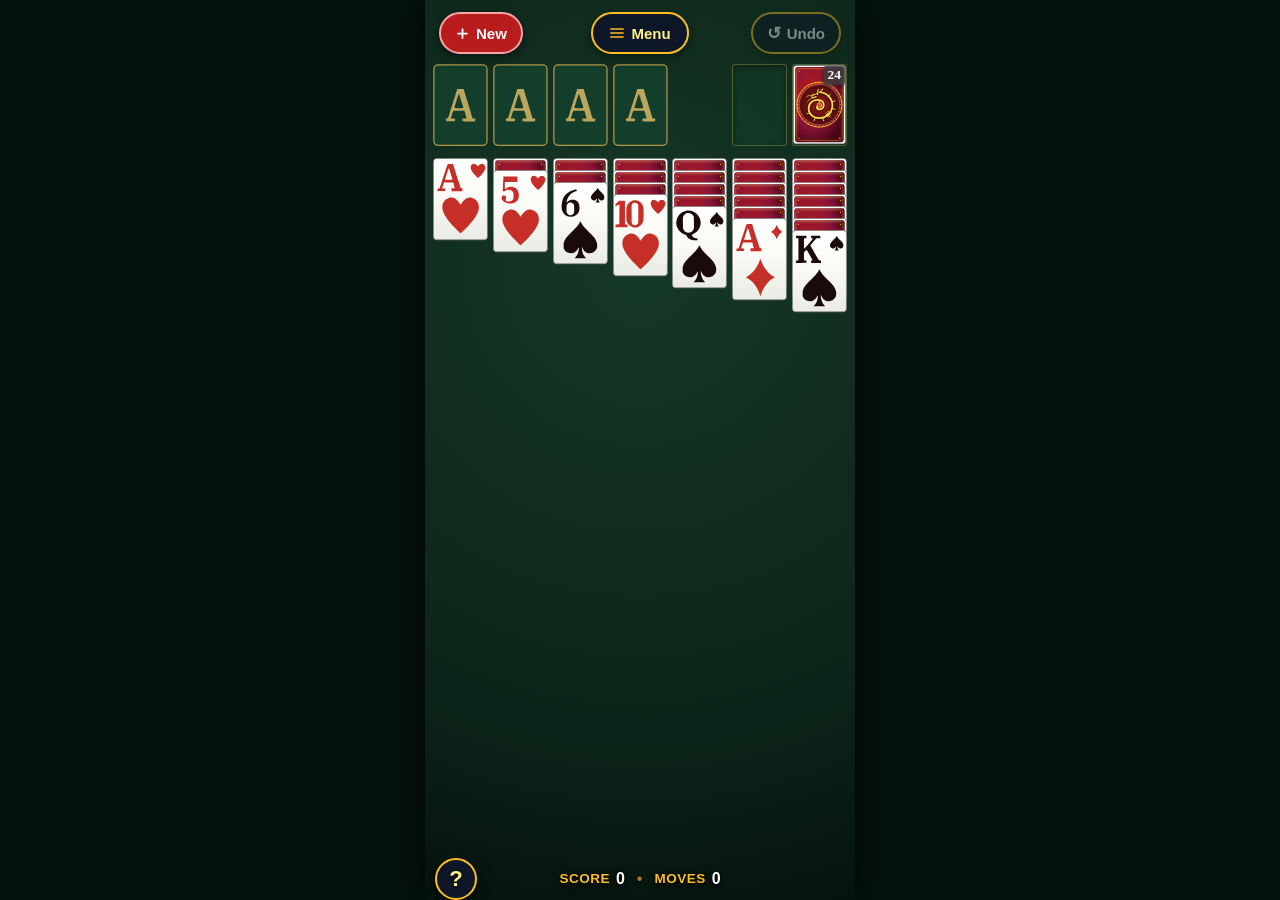
<file: index.html>
<!DOCTYPE html>
<html lang="en">
<head>
  <meta charset="UTF-8">
  <meta name="viewport" content="width=device-width, initial-scale=1.0, maximum-scale=1.0, user-scalable=no, viewport-fit=cover">
  <title>agy-solitaire: Accessible Klondike Solitaire</title>
  
  <!-- Apple Mobile Web App Tags for iPhone 16e PWA -->
  <meta name="apple-mobile-web-app-capable" content="yes">
  <meta name="apple-mobile-web-app-status-bar-style" content="black-translucent">
  <meta name="apple-mobile-web-app-title" content="Solitaire">
  <meta name="theme-color" content="#0c2419">

  <link rel="manifest" href="manifest.json?v=c1a">
  <link rel="apple-touch-icon" sizes="180x180" href="apple-touch-icon.png?v=c1a">
  <link rel="apple-touch-icon" href="apple-touch-icon.png?v=c1a">
  <link rel="icon" type="image/png" sizes="192x192" href="assets/icon-192.png?v=c1a">
  <link rel="icon" type="image/png" sizes="32x32" href="apple-touch-icon.png?v=c1a">
  <link rel="icon" type="image/svg+xml" href="favicon.svg?v=c1a">
  <link rel="alternate icon" href="favicon.svg?v=c1a">
  
  <!-- High-Legibility Font (Option 2: Lexend for open numeral counters) -->
  <link rel="preconnect" href="https://fonts.googleapis.com">
  <link rel="preconnect" href="https://fonts.gstatic.com" crossorigin>
  <link href="https://fonts.googleapis.com/css2?family=Lexend:wght@700;800;900&display=swap" rel="stylesheet">

  <link rel="stylesheet" href="css/style.css">
</head>
<body>

  <div id="app-container">
    <!-- ================================================================= -->
    <!-- TOP HUD: OPTION 2 TOP FLOATING BRASS PILLS                        -->
    <!-- ================================================================= -->
    <!-- ================================================================= -->
    <!-- TOP HUD: OPTION 3 SENIOR HIGH-CONTRAST BAR (40px HEIGHT, CENTER MENU)-->
    <!-- ================================================================= -->
    <header class="top-hud">
      <div class="hud-controls-left">
        <button class="hud-btn new-game-btn" id="btn-new-game" title="Start a New Game" aria-label="Start a New Game" data-i18n-title="new_game_title">
          <svg width="15" height="15" viewBox="0 0 24 24" fill="none" stroke="#ffffff" stroke-width="2.8" stroke-linecap="round" stroke-linejoin="round" style="flex-shrink:0;">
            <line x1="12" y1="5" x2="12" y2="19"/>
            <line x1="5" y1="12" x2="19" y2="12"/>
          </svg>
          <span data-i18n="btn_new">New</span>
        </button>
      </div>

      <div class="hud-controls-center">
        <button class="hud-btn menu-btn" id="btn-settings-toggle" title="Game Menu & Settings" aria-label="Game Menu & Settings" data-i18n-title="settings_title">
          <svg width="16" height="16" viewBox="0 0 24 24" fill="none" stroke="#fbbf24" stroke-width="2.6" stroke-linecap="round" stroke-linejoin="round" style="flex-shrink:0;">
            <line x1="3" y1="6" x2="21" y2="6"/>
            <line x1="3" y1="12" x2="21" y2="12"/>
            <line x1="3" y1="18" x2="21" y2="18"/>
          </svg>
          <span data-i18n="btn_menu">Menu</span>
        </button>
      </div>

      <div class="hud-controls-right">
        <button class="hud-btn undo-btn" id="btn-undo" title="Undo previous move" aria-label="Undo previous move" data-i18n-title="btn_undo">
          <span style="font-size: 17px; line-height: 1;">&#x21BA;</span>
          <span data-i18n="btn_undo">Undo</span>
        </button>
      </div>
    </header>

    <!-- ================================================================= -->
    <!-- TOP ROW: 4 FOUNDATIONS ON LEFT, WASTE & STOCK ON RIGHT            -->
    <!-- ================================================================= -->
    <section class="top-row">
      <div class="slot slot-foundation" id="foundation-S" title="Spades Foundation"></div>
      <div class="slot slot-foundation" id="foundation-H" title="Hearts Foundation"></div>
      <div class="slot slot-foundation" id="foundation-C" title="Clubs Foundation"></div>
      <div class="slot slot-foundation" id="foundation-D" title="Diamonds Foundation"></div>
      <div></div> <!-- Blank spacer between foundations and waste -->
      <div class="slot slot-waste" id="slot-waste" title="Waste pile"></div>
      <div class="slot slot-stock" id="slot-stock" title="Stock pile"></div>
    </section>

    <!-- Container for Ace Celebration burst effects -->
    <div id="ace-celebration-container"></div>

    <!-- ================================================================= -->
    <!-- TABLEAU: 7 COLUMNS (GENEROUS TOUCH TARGETS & JUMBO RANKS)         -->
    <!-- ================================================================= -->
    <main class="tableau-area" id="game-board">
      <div class="tableau-col" id="tableau-0" data-col="0"></div>
      <div class="tableau-col" id="tableau-1" data-col="1"></div>
      <div class="tableau-col" id="tableau-2" data-col="2"></div>
      <div class="tableau-col" id="tableau-3" data-col="3"></div>
      <div class="tableau-col" id="tableau-4" data-col="4"></div>
      <div class="tableau-col" id="tableau-5" data-col="5"></div>
      <div class="tableau-col" id="tableau-6" data-col="6"></div>
    </main>

    <!-- ================================================================= -->
    <!-- AUTO-FINISH BANNER (APPEARS WHEN ALL CARDS REVEALED)             -->
    <!-- ================================================================= -->
    <aside id="auto-finish-banner">
      <div class="banner-left">
        <div class="banner-icon-badge">
          <svg class="auto-win-icon" width="28" height="28" viewBox="0 0 40 40" fill="none" xmlns="http://www.w3.org/2000/svg" aria-hidden="true">
            <!-- Auspicious 8-Point Starburst Filigree -->
            <path d="M20 2 L22.8 13.5 L34 8 L27 18 L38 20 L27 22 L34 32 L22.8 26.5 L20 38 L17.2 26.5 L6 32 L13 22 L2 20 L13 18 L6 8 L17.2 13.5 Z" fill="rgba(251, 191, 36, 0.35)" stroke="#fbbf24" stroke-width="1.2" stroke-linejoin="round"/>
            <!-- Inner Imperial Medallion Circle -->
            <circle cx="20" cy="20" r="10.5" fill="#7f1d1d" stroke="#fde047" stroke-width="1.6"/>
            <!-- Glowing Ruby Jewel Center -->
            <circle cx="20" cy="20" r="5.5" fill="#ef4444" stroke="#fbbf24" stroke-width="1.2"/>
            <circle cx="18" cy="18" r="1.5" fill="#ffffff" opacity="0.85"/>
            <!-- Corner Gold Accent Orbs -->
            <circle cx="20" cy="5.5" r="1.2" fill="#fde047"/>
            <circle cx="20" cy="34.5" r="1.2" fill="#fde047"/>
            <circle cx="5.5" cy="20" r="1.2" fill="#fde047"/>
            <circle cx="34.5" cy="20" r="1.2" fill="#fde047"/>
          </svg>
        </div>
        <span class="banner-text" data-i18n="auto_win_title">Solved!</span>
      </div>
      <button class="banner-btn" id="btn-auto-finish" data-i18n="auto_win_btn">Auto-Win &rarr;</button>
    </aside>

    <!-- ================================================================= -->
    <!-- VICTORY CELEBRATION LAYER (CANVAS + LANTERNS + DRAGON MODAL)       -->
    <!-- ================================================================= -->
    <canvas id="victory-canvas"></canvas>
    <div id="victory-lanterns"></div>

    <div id="victory-modal-overlay">
      <div class="opt2-seal">
        <svg class="modal-dragon-svg" width="86" height="86" viewBox="0 0 68 68" fill="none" xmlns="http://www.w3.org/2000/svg">
          <circle cx="34" cy="34" r="30" fill="none" stroke="#fbbf24" stroke-width="1.3"/>
          <g stroke="#fbbf24" stroke-width="0.8">
            <line x1="61.50" y1="34.00" x2="64.00" y2="34.00"/><line x1="61.08" y1="38.78" x2="63.54" y2="39.21"/><line x1="59.84" y1="43.37" x2="62.19" y2="44.24"/><line x1="57.81" y1="47.61" x2="59.98" y2="48.81"/><line x1="55.08" y1="51.34" x2="57.06" y2="52.88"/><line x1="51.72" y1="54.43" x2="53.48" y2="56.28"/><line x1="47.81" y1="56.76" x2="49.27" y2="58.93"/><line x1="43.48" y1="58.26" x2="44.60" y2="60.67"/><line x1="38.85" y1="58.88" x2="39.73" y2="61.50"/><line x1="34.00" y1="58.60" x2="34.00" y2="61.10"/><line x1="29.15" y1="58.88" x2="28.27" y2="61.50"/><line x1="24.52" y1="58.26" x2="23.40" y2="60.67"/><line x1="20.19" y1="56.76" x2="18.73" y2="58.93"/><line x1="16.28" y1="54.43" x2="14.52" y2="56.28"/><line x1="12.92" y1="51.34" x2="10.94" y2="52.88"/><line x1="10.19" y1="47.61" x2="8.02" y2="48.81"/><line x1="8.16" y1="43.37" x2="5.81" y2="44.24"/><line x1="6.92" y1="38.78" x2="4.46" y2="39.21"/><line x1="6.50" y1="34.00" x2="4.00" y2="34.00"/><line x1="6.92" y1="29.22" x2="4.46" y2="28.79"/><line x1="8.16" y1="24.63" x2="5.81" y2="23.76"/><line x1="10.19" y1="20.39" x2="8.02" y2="19.19"/><line x1="12.92" y1="16.66" x2="10.94" y2="15.12"/><line x1="16.28" y1="13.57" x2="14.52" y2="11.72"/><line x1="20.19" y1="11.24" x2="18.73" y2="9.07"/><line x1="24.52" y1="9.74" x2="23.40" y2="7.33"/><line x1="29.15" y1="9.12" x2="28.27" y2="6.50"/><line x1="34.00" y1="9.40" x2="34.00" y2="6.90"/><line x1="38.85" y1="9.12" x2="39.73" y2="6.50"/><line x1="43.48" y1="9.74" x2="44.60" y2="7.33"/><line x1="47.81" y1="11.24" x2="49.27" y2="9.07"/><line x1="51.72" y1="13.57" x2="53.48" y2="11.72"/><line x1="55.08" y1="16.66" x2="57.06" y2="15.12"/><line x1="57.81" y1="20.39" x2="59.98" y2="19.19"/><line x1="59.84" y1="24.63" x2="62.19" y2="23.76"/><line x1="61.08" y1="29.22" x2="63.54" y2="28.79"/>
          </g>
          <circle cx="34" cy="34" r="27.2" fill="none" stroke="rgba(254, 240, 138, 0.7)" stroke-width="0.7"/>
          <circle cx="34" cy="34" r="25" fill="none" stroke="rgba(254, 240, 138, 0.6)" stroke-width="0.7" stroke-dasharray="1.5,1.5"/>
          <!-- Golden Imperial Dragon with Flaming Ruby Pearl -->
          <g transform="translate(34, 34) scale(0.68) translate(-34, -31)" fill="none" stroke="#fde047" stroke-linecap="round" stroke-linejoin="round" style="filter: drop-shadow(0 1.5px 2px rgba(0,0,0,0.85));">
            <path d="M 34,8 C 47,8 58,19 58,32 C 58,46 46,56 34,56 C 22,56 14,48 14,38 C 14,28 22,22 30,22 C 38,22 42,26 42,32 C 42,36 38,40 34,40 C 30,40 28,36 30,34" stroke-width="3.2"/>
            <path d="M 50,16 L 54,12 M 58,26 L 63,24 M 58,38 L 63,40 M 50,50 L 54,54 M 40,56 L 42,61 M 26,56 L 24,61 M 16,46 L 11,48" stroke-width="1.8"/>
            <path d="M 30,8 L 32,3 M 36,7 L 40,2" stroke-width="2"/>
            <circle cx="30" cy="11" r="1.5" fill="#fde047"/>
            <path d="M 26,12 C 22,12 19,14 20,17 C 21,19 25,18 28,16" stroke-width="2"/>
            <path d="M 22,14 Q 14,12 10,16 M 24,17 Q 16,20 12,25" stroke-width="1.2"/>
            <path d="M 48,46 L 54,50 M 50,44 L 56,46 M 46,48 L 50,54" stroke-width="1.8"/>
            <circle cx="34" cy="32" r="4.5" fill="#ef4444" stroke="#fde047" stroke-width="1.2"/>
            <path d="M 34,24 Q 32,27 34,27.5 Q 36,27 34,24" fill="#fde047"/>
          </g>
        </svg>
      </div>
      <div class="opt2-title" data-i18n="win1_title">VICTORY!</div>
      <div class="opt2-sub" id="modal-sub-label" data-i18n="win1_sub">IMPERIAL GOLDEN DRAGON</div>
      
      <div class="opt2-stats">
        <span><span data-i18n="stat_moves_lbl">MOVES:</span> <strong id="modal-stats-moves">0</strong></span>
        <span>&bull;</span>
        <span><span data-i18n="stat_score_lbl">SCORE:</span> <strong id="modal-stats-score">0</strong></span>
      </div>

      <button class="opt2-btn" id="modal-play-again-btn" data-i18n="win1_btn">PLAY NEXT DEAL &#x27F6;</button>
    </div>

    <!-- ================================================================= -->
    <!-- WIN 2 CELEBRATION MODAL: COMPACT BANNER (DOES NOT COVER TABLEAU)  -->
    <!-- ================================================================= -->
    <div id="victory-banner-overlay" class="combo-banner">
      <div class="win2-seal">
        <svg class="modal-dragon-svg" width="38" height="38" viewBox="0 0 68 68" fill="none" xmlns="http://www.w3.org/2000/svg">
          <circle cx="34" cy="34" r="30" fill="none" stroke="#fbbf24" stroke-width="1.3"/>
          <circle cx="34" cy="34" r="27.2" fill="none" stroke="rgba(254, 240, 138, 0.7)" stroke-width="0.7"/>
          <circle cx="34" cy="34" r="25" fill="none" stroke="rgba(254, 240, 138, 0.6)" stroke-width="0.7" stroke-dasharray="1.5,1.5"/>
          <g transform="translate(34, 34) scale(0.68) translate(-34, -31)" fill="none" stroke="#fde047" stroke-linecap="round" stroke-linejoin="round" style="filter: drop-shadow(0 1.2px 1.5px rgba(0,0,0,0.85));">
            <path d="M 34,8 C 47,8 58,19 58,32 C 58,46 46,56 34,56 C 22,56 14,48 14,38 C 14,28 22,22 30,22 C 38,22 42,26 42,32 C 42,36 38,40 34,40 C 30,40 28,36 30,34" stroke-width="3.2"/>
            <path d="M 50,16 L 54,12 M 58,26 L 63,24 M 58,38 L 63,40 M 50,50 L 54,54 M 40,56 L 42,61 M 26,56 L 24,61 M 16,46 L 11,48" stroke-width="1.8"/>
            <path d="M 30,8 L 32,3 M 36,7 L 40,2" stroke-width="2"/>
            <circle cx="30" cy="11" r="1.5" fill="#fde047"/>
            <path d="M 26,12 C 22,12 19,14 20,17 C 21,19 25,18 28,16" stroke-width="2"/>
            <path d="M 22,14 Q 14,12 10,16 M 24,17 Q 16,20 12,25" stroke-width="1.2"/>
            <path d="M 48,46 L 54,50 M 50,44 L 56,46 M 46,48 L 50,54" stroke-width="1.8"/>
            <circle cx="34" cy="32" r="4.5" fill="#ef4444" stroke="#fde047" stroke-width="1.2"/>
            <path d="M 34,24 Q 32,27 34,27.5 Q 36,27 34,24" fill="#fde047"/>
          </g>
        </svg>
      </div>
      <div class="win2-title" data-i18n="win2_title">GRAND JUBILEE!</div>
      <div class="win2-sub" data-i18n="win2_sub">Imperial Golden Dragon &bull; 9 Auspicious Lanterns</div>
      <div class="win2-stats">
        <span><span data-i18n="stat_moves_lbl">MOVES:</span> <strong id="banner-stats-moves">0</strong></span>
        <span>&bull;</span>
        <span><span data-i18n="stat_score_lbl">SCORE:</span> <strong id="banner-stats-score">0</strong></span>
      </div>
      <button class="opt2-btn win2-btn" id="banner-play-again-btn" data-i18n="win2_btn">Next Deal &#x27F6;</button>
    </div>

    <!-- ================================================================= -->
    <!-- NEW GAME CONFIRMATION MODAL (STYLED TO MATCH THE GAME)            -->
    <!-- ================================================================= -->
    <div id="new-game-modal-overlay" class="confirm-modal-overlay">
      <div class="confirm-modal-card">
        <div class="confirm-modal-seal">
          <svg class="modal-dragon-svg" width="46" height="46" viewBox="0 0 68 68" fill="none" xmlns="http://www.w3.org/2000/svg">
            <circle cx="34" cy="34" r="30" fill="none" stroke="#fbbf24" stroke-width="1.3"/>
            <circle cx="34" cy="34" r="27.2" fill="none" stroke="rgba(254, 240, 138, 0.7)" stroke-width="0.7"/>
            <circle cx="34" cy="34" r="25" fill="none" stroke="rgba(254, 240, 138, 0.6)" stroke-width="0.7" stroke-dasharray="1.5,1.5"/>
            <g transform="translate(34, 34) scale(0.68) translate(-34, -31)" fill="none" stroke="#fde047" stroke-linecap="round" stroke-linejoin="round" style="filter: drop-shadow(0 1.2px 1.5px rgba(0,0,0,0.85));">
              <path d="M 34,8 C 47,8 58,19 58,32 C 58,46 46,56 34,56 C 22,56 14,48 14,38 C 14,28 22,22 30,22 C 38,22 42,26 42,32 C 42,36 38,40 34,40 C 30,40 28,36 30,34" stroke-width="3.2"/>
              <path d="M 50,16 L 54,12 M 58,26 L 63,24 M 58,38 L 63,40 M 50,50 L 54,54 M 40,56 L 42,61 M 26,56 L 24,61 M 16,46 L 11,48" stroke-width="1.8"/>
              <path d="M 30,8 L 32,3 M 36,7 L 40,2" stroke-width="2"/>
              <circle cx="30" cy="11" r="1.5" fill="#fde047"/>
              <path d="M 26,12 C 22,12 19,14 20,17 C 21,19 25,18 28,16" stroke-width="2"/>
              <path d="M 22,14 Q 14,12 10,16 M 24,17 Q 16,20 12,25" stroke-width="1.2"/>
              <path d="M 48,46 L 54,50 M 50,44 L 56,46 M 46,48 L 50,54" stroke-width="1.8"/>
              <circle cx="34" cy="32" r="4.5" fill="#ef4444" stroke="#fde047" stroke-width="1.2"/>
              <path d="M 34,24 Q 32,27 34,27.5 Q 36,27 34,24" fill="#fde047"/>
            </g>
          </svg>
        </div>
        <div class="confirm-modal-title" data-i18n="new_game_title">Start a New Deal?</div>
        <div class="confirm-modal-desc" data-i18n="new_game_desc">
          Your current deal and moves will be reset.
        </div>
        <div class="confirm-modal-buttons">
          <button class="confirm-btn confirm-btn-cancel" id="btn-cancel-new-game" data-i18n="new_game_cancel">Cancel</button>
          <button class="confirm-btn confirm-btn-proceed" id="btn-confirm-new-game" data-i18n="new_game_confirm">Start New Deal</button>
        </div>
      </div>
    </div>

    <!-- ================================================================= -->
    <!-- SETTINGS MODAL (STYLED TO MATCH THE GAME)                         -->
    <!-- ================================================================= -->
    <div id="settings-modal-overlay" class="confirm-modal-overlay">
      <div class="confirm-modal-card settings-modal-card">
        <div class="confirm-modal-title modal-title-inline">
          <svg class="title-inline-gear" width="18" height="18" viewBox="0 0 24 24" fill="none" stroke="#fbbf24" stroke-width="2.2" stroke-linecap="round" stroke-linejoin="round" aria-hidden="true">
            <circle cx="12" cy="12" r="3" fill="rgba(251, 191, 36, 0.4)"/>
            <path d="M19.4 15a1.65 1.65 0 0 0 .33 1.82l.06.06a2 2 0 0 1 0 2.83 2 2 0 0 1-2.83 0l-.06-.06a1.65 1.65 0 0 0-1.82-.33 1.65 1.65 0 0 0-1 1.51V21a2 2 0 0 1-2 2 2 2 0 0 1-2-2v-.09A1.65 1.65 0 0 0 9 19.4a1.65 1.65 0 0 0-1.82.33l-.06.06a2 2 0 0 1-2.83 0 2 2 0 0 1 0-2.83l.06-.06a1.65 1.65 0 0 0 .33-1.82 1.65 1.65 0 0 0-1.51-1H3a2 2 0 0 1-2-2 2 2 0 0 1 2-2h.09A1.65 1.65 0 0 0 4.6 9a1.65 1.65 0 0 0-.33-1.82l-.06-.06a2 2 0 0 1 0-2.83 2 2 0 0 1 2.83 0l.06.06a1.65 1.65 0 0 0 1.82.33H9a1.65 1.65 0 0 0 1-1.51V3a2 2 0 0 1 2-2 2 2 0 0 1 2 2v.09a1.65 1.65 0 0 0 1 1.51 1.65 1.65 0 0 0 1.82-.33l.06-.06a2 2 0 0 1 2.83 0 2 2 0 0 1 0 2.83l-.06.06a1.65 1.65 0 0 0-.33 1.82V9a1.65 1.65 0 0 0 1.51 1H21a2 2 0 0 1 2 2 2 2 0 0 1-2 2h-.09a1.65 1.65 0 0 0-1.51 1z"/>
          </svg>
          <span data-i18n="settings_title">Settings</span>
        </div>
        
        <div class="settings-rows">
          <!-- Setting 0: Language -->
          <div class="settings-row">
            <div class="settings-label-group">
              <div class="settings-label" data-i18n="settings_lang_label">Language</div>
              <div class="settings-hint" data-i18n="settings_lang_hint">Display language</div>
            </div>
            <div class="settings-toggle-group settings-toggle-3">
              <button class="settings-option-btn active" id="btn-lang-en" data-setting="lang" data-val="en">English</button>
              <button class="settings-option-btn" id="btn-lang-es" data-setting="lang" data-val="es">Español</button>
              <button class="settings-option-btn" id="btn-lang-vi" data-setting="lang" data-val="vi">Tiếng Việt</button>
            </div>
          </div>

          <!-- Setting 1: Move Control -->
          <div class="settings-row">
            <div class="settings-label-group">
              <div class="settings-label" data-i18n="settings_move_label">Move Control</div>
              <div class="settings-hint" data-i18n="settings_move_hint">Tap card destination or auto-move</div>
            </div>
            <div class="settings-toggle-group">
              <button class="settings-option-btn active" id="btn-opt-move-manual" data-setting="moveMode" data-val="manual" data-i18n="settings_move_manual">Choose Move</button>
              <button class="settings-option-btn" id="btn-opt-move-auto" data-setting="moveMode" data-val="auto" data-i18n="settings_move_auto">Single Tap</button>
            </div>
          </div>

          <!-- Setting 2: Draw Cards -->
          <div class="settings-row">
            <div class="settings-label-group">
              <div class="settings-label" data-i18n="settings_draw_label">Draw Mode</div>
              <div class="settings-hint" data-i18n="settings_draw_hint">Cards dealt from stock to waste</div>
            </div>
            <div class="settings-toggle-group">
              <button class="settings-option-btn active" id="btn-opt-draw-1" data-setting="drawCount" data-val="1" data-i18n="settings_draw_1">Deal 1</button>
              <button class="settings-option-btn" id="btn-opt-draw-3" data-setting="drawCount" data-val="3" data-i18n="settings_draw_3">Deal 3</button>
            </div>
          </div>

          <!-- Setting 3: Deal Type -->
          <div class="settings-row">
            <div class="settings-label-group">
              <div class="settings-label" data-i18n="settings_deal_label">Deal Type</div>
              <div class="settings-hint" data-i18n="settings_deal_hint">Guaranteed winnable or random deal</div>
            </div>
            <div class="settings-toggle-group">
              <button class="settings-option-btn active" id="btn-opt-deal-winning" data-setting="dealType" data-val="winning" data-i18n="settings_deal_winning">Winnable</button>
              <button class="settings-option-btn" id="btn-opt-deal-random" data-setting="dealType" data-val="random" data-i18n="settings_deal_random">Random</button>
            </div>
          </div>

          <!-- Setting 4: Show Timer -->
          <div class="settings-row">
            <div class="settings-label-group">
              <div class="settings-label" data-i18n="settings_timer_label">Show Timer</div>
              <div class="settings-hint" data-i18n="settings_timer_hint">Display timer at bottom of screen</div>
            </div>
            <div class="settings-toggle-group">
              <button class="settings-option-btn active" id="btn-opt-timer-off" data-setting="showTimer" data-val="false" data-i18n="settings_off">Off</button>
              <button class="settings-option-btn" id="btn-opt-timer-on" data-setting="showTimer" data-val="true" data-i18n="settings_on">On</button>
            </div>
          </div>

          <!-- Setting 5: Sound Effects -->
          <div class="settings-row">
            <div class="settings-label-group">
              <div class="settings-label" data-i18n="settings_sound_label">Sound Effects</div>
              <div class="settings-hint" data-i18n="settings_sound_hint">Tactile audio feedback on card moves</div>
            </div>
            <div class="settings-toggle-group">
              <button class="settings-option-btn" id="btn-opt-sound-off" data-setting="soundMuted" data-val="true" data-i18n="settings_off">Off</button>
              <button class="settings-option-btn active" id="btn-opt-sound-on" data-setting="soundMuted" data-val="false" data-i18n="settings_on">On</button>
            </div>
          </div>
        </div>

        <div class="confirm-modal-buttons">
          <button class="confirm-btn confirm-btn-proceed" id="btn-close-settings" style="width: 100%;" data-i18n="settings_done">Done</button>
        </div>
      </div>
    </div>

    <!-- ================================================================= -->
    <!-- HOW TO PLAY / HELP MODAL (SENIOR FRIENDLY & ELEGANT)              -->
    <!-- ================================================================= -->
    <div id="help-modal-overlay" class="confirm-modal-overlay">
      <div class="confirm-modal-card help-modal-card">
        <div class="confirm-modal-title modal-title-inline">
          <svg class="title-inline-icon" width="20" height="20" viewBox="0 0 24 24" fill="none" stroke="#fbbf24" stroke-width="2.3" stroke-linecap="round" stroke-linejoin="round" aria-hidden="true">
            <circle cx="12" cy="12" r="10" fill="rgba(251, 191, 36, 0.25)"/>
            <path d="M9.09 9a3 3 0 0 1 5.83 1c0 2-3 3-3 3"/>
            <line x1="12" y1="17" x2="12.01" y2="17"/>
          </svg>
          <span data-i18n="help_title">How to Play</span>
        </div>
        <div class="help-modal-subtitle" data-i18n="help_subtitle">Klondike Solitaire Quick Guide</div>
        
        <div class="help-scroll-body">
          <div class="help-card-box">
            <div class="help-card-header">
              <div class="help-icon-badge">
                <svg width="22" height="22" viewBox="0 0 40 40" fill="none" xmlns="http://www.w3.org/2000/svg">
                  <rect x="11" y="11" width="18" height="24" rx="2.5" fill="#0b2418" stroke="#fbbf24" stroke-width="1.3"/>
                  <rect x="13" y="13" width="14" height="20" rx="1.5" fill="none" stroke="rgba(254,240,138,0.4)" stroke-width="0.6"/>
                  <path d="M 13,11 L 13,5.5 L 16.5,8 L 20,3 L 23.5,8 L 27,5.5 L 27,11 Z" fill="rgba(251,191,36,0.4)" stroke="#fde047" stroke-width="1.2" stroke-linejoin="round"/>
                  <circle cx="20" cy="2.5" r="1.3" fill="#ef4444" stroke="#fde047" stroke-width="0.7"/>
                  <circle cx="13" cy="5" r="1" fill="#fde047"/>
                  <circle cx="27" cy="5" r="1" fill="#fde047"/>
                  <text x="20" y="27" fill="#fbbf24" font-family="Georgia, serif" font-size="14" font-weight="900" text-anchor="middle">A</text>
                  <path d="M 20,16 L 21.2,18.5 L 20,20 L 18.8,18.5 Z" fill="#ef4444"/>
                </svg>
              </div>
              <div class="help-card-heading" data-i18n="help_goal_heading">Goal of the Game</div>
            </div>
            <div class="help-card-desc" data-i18n="help_goal_desc">Build all 4 foundation piles at the top from <strong>Ace up to King</strong>, sorted by suit (<span class="help-suit-gold">♠</span> <span class="help-suit-red">♥</span> <span class="help-suit-gold">♣</span> <span class="help-suit-red">♦</span>).</div>
          </div>

          <div class="help-card-box">
            <div class="help-card-header">
              <div class="help-icon-badge">
                <svg width="22" height="22" viewBox="0 0 40 40" fill="none" xmlns="http://www.w3.org/2000/svg">
                  <!-- Back Card (Red 8) -->
                  <g transform="translate(7, 6)">
                    <rect x="0" y="0" width="16" height="22" rx="2.2" fill="#143426" stroke="#ef4444" stroke-width="1.2"/>
                    <text x="4.5" y="7.5" fill="#ef4444" font-family="sans-serif" font-size="6.5" font-weight="900" text-anchor="middle">8</text>
                    <path d="M 4.5,9 C 3.2,9 2.5,9.8 2.5,10.6 C 2.5,12 4.5,13.2 4.5,13.2 C 4.5,13.2 6.5,12 6.5,10.6 C 6.5,9.8 5.8,9 4.5,9 Z" fill="#ef4444"/>
                  </g>
                  <!-- Cascading Front Card (Black 7) -->
                  <g transform="translate(13, 13)">
                    <rect x="0" y="0" width="16" height="22" rx="2.2" fill="#0b2418" stroke="#fbbf24" stroke-width="1.3"/>
                    <rect x="1.2" y="1.2" width="13.6" height="19.6" rx="1.5" fill="none" stroke="rgba(254,240,138,0.3)" stroke-width="0.6"/>
                    <text x="4.5" y="7.5" fill="#fde047" font-family="sans-serif" font-size="6.5" font-weight="900" text-anchor="middle">7</text>
                    <path d="M 4.5,9 C 3.8,9.8 2.8,11.2 2.8,12 C 2.8,12.7 3.4,13.1 4,13.1 C 4.3,13.1 4.5,12.8 4.5,12.8 C 4.5,12.8 4.7,13.1 5,13.1 C 5.6,13.1 6.2,12.7 6.2,12 C 6.2,11.2 5.2,9.8 4.5,9 Z" fill="#fde047"/>
                  </g>
                  <path d="M 33,12 C 37,17 36,25 31,29" fill="none" stroke="#fde047" stroke-width="1.4" stroke-linecap="round"/>
                  <path d="M 29,27 L 31,29.5 L 34,27.5" fill="none" stroke="#fde047" stroke-width="1.4" stroke-linecap="round" stroke-linejoin="round"/>
                </svg>
              </div>
              <div class="help-card-heading" data-i18n="help_move_heading">Moving Cards (Tableau)</div>
            </div>
            <div class="help-card-desc" data-i18n="help_move_desc">
              • Stack cards downward in <strong>alternating colors</strong> (e.g. Red 8 on Black 9).<br>
              • Empty column spaces can only be filled by a <strong>King</strong> (or a stack starting with a King).<br>
              • You can move single cards or full sequences of face-up cards.
            </div>
          </div>

          <div class="help-card-box">
            <div class="help-card-header">
              <div class="help-icon-badge">
                <svg width="22" height="22" viewBox="0 0 40 40" fill="none" xmlns="http://www.w3.org/2000/svg">
                  <!-- Stock Card -->
                  <g transform="translate(20, 11)">
                    <rect x="0" y="0" width="15" height="21" rx="2" fill="#881337" stroke="#fbbf24" stroke-width="1.2"/>
                    <circle cx="7.5" cy="10.5" r="4.5" fill="#580d23" stroke="#fde047" stroke-width="0.8"/>
                    <path d="M 7.5,8 C 9,8 10,9 10,10.5 C 10,12 8.5,13 7.5,13 C 6.5,13 5.5,12 5.5,10.5" fill="none" stroke="#fde047" stroke-width="0.9" stroke-linecap="round"/>
                    <circle cx="7.5" cy="10.5" r="1.1" fill="#ef4444"/>
                  </g>
                  <!-- Waste Card -->
                  <g transform="translate(5, 13)">
                    <rect x="0" y="0" width="15" height="21" rx="2" fill="#0b2418" stroke="#fbbf24" stroke-width="1.2"/>
                    <rect x="1.2" y="1.2" width="12.6" height="18.6" rx="1.2" fill="none" stroke="rgba(254,240,138,0.3)" stroke-width="0.5"/>
                    <text x="4.2" y="7" fill="#ef4444" font-family="sans-serif" font-size="6" font-weight="900" text-anchor="middle">K</text>
                    <path d="M 4.2,8.5 C 3.2,8.5 2.6,9.2 2.6,9.8 C 2.6,11 4.2,12 4.2,12 C 4.2,12 5.8,11 5.8,9.8 C 5.8,9.2 5.2,8.5 4.2,8.5 Z" fill="#ef4444"/>
                  </g>
                  <!-- Deal Arc Arrow -->
                  <path d="M 23,8 C 19,4 12,4 8,9" fill="none" stroke="#fde047" stroke-width="1.4" stroke-linecap="round"/>
                  <path d="M 10,6.5 L 7.5,9 L 7.5,6" fill="none" stroke="#fde047" stroke-width="1.4" stroke-linecap="round" stroke-linejoin="round"/>
                  <!-- Recycle Loop -->
                  <path d="M 12,35 C 18,37 24,36 28,33" fill="none" stroke="rgba(251,191,36,0.7)" stroke-width="1.1" stroke-linecap="round" stroke-dasharray="2,1.5"/>
                  <path d="M 26,34.5 L 28.5,33 L 28.5,35.5" fill="none" stroke="rgba(251,191,36,0.7)" stroke-width="1.1" stroke-linecap="round" stroke-linejoin="round"/>
                </svg>
              </div>
              <div class="help-card-heading" data-i18n="help_stock_heading">Stock & Waste</div>
            </div>
            <div class="help-card-desc" data-i18n="help_stock_desc">Tap the top-right <strong>Stock</strong> pile to draw cards into the <strong>Waste</strong> pile. When the stock is empty, tap it again to recycle.</div>
          </div>

          <div class="help-card-box">
            <div class="help-card-header">
              <div class="help-icon-badge">
                <svg width="22" height="22" viewBox="0 0 40 40" fill="none" xmlns="http://www.w3.org/2000/svg">
                  <!-- Lantern Top & Hanger -->
                  <line x1="20" y1="2" x2="20" y2="7" stroke="#fbbf24" stroke-width="1.2"/>
                  <circle cx="20" cy="5" r="1.5" fill="#fde047"/>
                  <path d="M 15,8 L 25,8 L 23,10 L 17,10 Z" fill="#b45309" stroke="#fbbf24" stroke-width="0.8"/>
                  <!-- Oval Body -->
                  <ellipse cx="20" cy="18" rx="8" ry="9" fill="url(#help-modal-lantern)" stroke="#f59e0b" stroke-width="1.2"/>
                  <ellipse cx="20" cy="18" rx="4.5" ry="9" fill="none" stroke="rgba(254, 240, 138, 0.6)" stroke-width="0.8"/>
                  <line x1="20" y1="9" x2="20" y2="27" stroke="rgba(254, 240, 138, 0.8)" stroke-width="0.8"/>
                  <!-- Bottom Cap & Tassel -->
                  <path d="M 17,26 L 23,26 L 22,28 L 18,28 Z" fill="#b45309" stroke="#fbbf24" stroke-width="0.8"/>
                  <line x1="20" y1="28" x2="20" y2="35" stroke="#fbbf24" stroke-width="1.4" stroke-linecap="round"/>
                  <line x1="18.5" y1="30" x2="19" y2="36" stroke="#fde047" stroke-width="0.8"/>
                  <line x1="21.5" y1="30" x2="21" y2="36" stroke="#fde047" stroke-width="0.8"/>
                  <!-- Sparkles -->
                  <path d="M 8,13 Q 9.5,13 9.5,11.5 Q 9.5,13 11,13 Q 9.5,13 9.5,14.5 Q 9.5,13 8,13 Z" fill="#fde047"/>
                  <path d="M 29,22 Q 30.5,22 30.5,20.5 Q 30.5,22 32,22 Q 30.5,22 30.5,23.5 Q 30.5,22 29,22 Z" fill="#fde047"/>
                  <defs>
                    <radialGradient id="help-modal-lantern" cx="45%" cy="40%" r="55%">
                      <stop offset="0%" stop-color="#fef08a"/>
                      <stop offset="45%" stop-color="#f59e0b"/>
                      <stop offset="90%" stop-color="#991b1b"/>
                    </radialGradient>
                  </defs>
                </svg>
              </div>
              <div class="help-card-heading" data-i18n="help_tips_heading">Helpful Tips for Mom</div>
            </div>
            <div class="help-card-desc" data-i18n="help_tips_desc">
              • <strong>Aces fly automatically</strong> to the foundation when tapped!<br>
              • Tap <strong>Undo</strong> anytime if you want to rethink a move.<br>
              • Try to uncover face-down cards as early as you can.
            </div>
          </div>
        </div>

        <div class="confirm-modal-buttons">
          <button class="confirm-btn confirm-btn-proceed" id="btn-close-help" style="width: 100%;" data-i18n="help_close_btn">Got It, Let's Play!</button>
        </div>
      </div>
    </div>

    <!-- ================================================================= -->
    <!-- BOTTOM BAR: HELP (LEFT CIRCLE) & SCORE/MOVES/TIMER CAPSULE         -->
    <!-- ================================================================= -->
    <footer id="bottom-hud" class="bottom-hud">
      <button class="bottom-circle-btn help-circle-btn" id="btn-help-toggle" title="How to Play" aria-label="How to Play" data-i18n-title="btn_help_title">
        <span class="help-circle-q">?</span>
      </button>

      <div class="bottom-status-capsule">
        <div class="hud-stat-item">
          <span class="hud-stat-label" data-i18n="stat_score">Score</span>
          <span class="hud-stat-val" id="hud-score">0</span>
        </div>
        <div class="hud-stat-divider">&bull;</div>
        <div class="hud-stat-item">
          <span class="hud-stat-label" data-i18n="stat_moves">Moves</span>
          <span class="hud-stat-val" id="hud-moves">0</span>
        </div>
        <div class="hud-stat-divider" id="hud-timer-divider" style="display: none;">&bull;</div>
        <div class="hud-stat-item" id="hud-timer-item" style="display: none;">
          <span class="hud-stat-label" data-i18n="stat_time">Time</span>
          <span class="hud-stat-val" id="bottom-timer">00:00</span>
        </div>
      </div>
    </footer>
  </div>

  <!-- Scripts -->
  <script src="js/i18n.js"></script>
  <script src="js/deck.js"></script>
  <script src="js/audio.js"></script>
  <script src="js/celebration.js"></script>
  <script src="js/game.js"></script>
  <script>
    window.addEventListener('DOMContentLoaded', () => {
      if (window.solitaireI18n) {
        window.solitaireI18n.init();
      }
      const container = document.getElementById('app-container');
      window.solitaireCelebration.init(container);
      window.solitaireGame.init();

      // Register PWA Service Worker if supported
      if ('serviceWorker' in navigator) {
        navigator.serviceWorker.register('sw.js').catch(err => {
          console.log('SW registration note:', err);
        });
      }
    });
  </script>
</body>
</html>
</file>
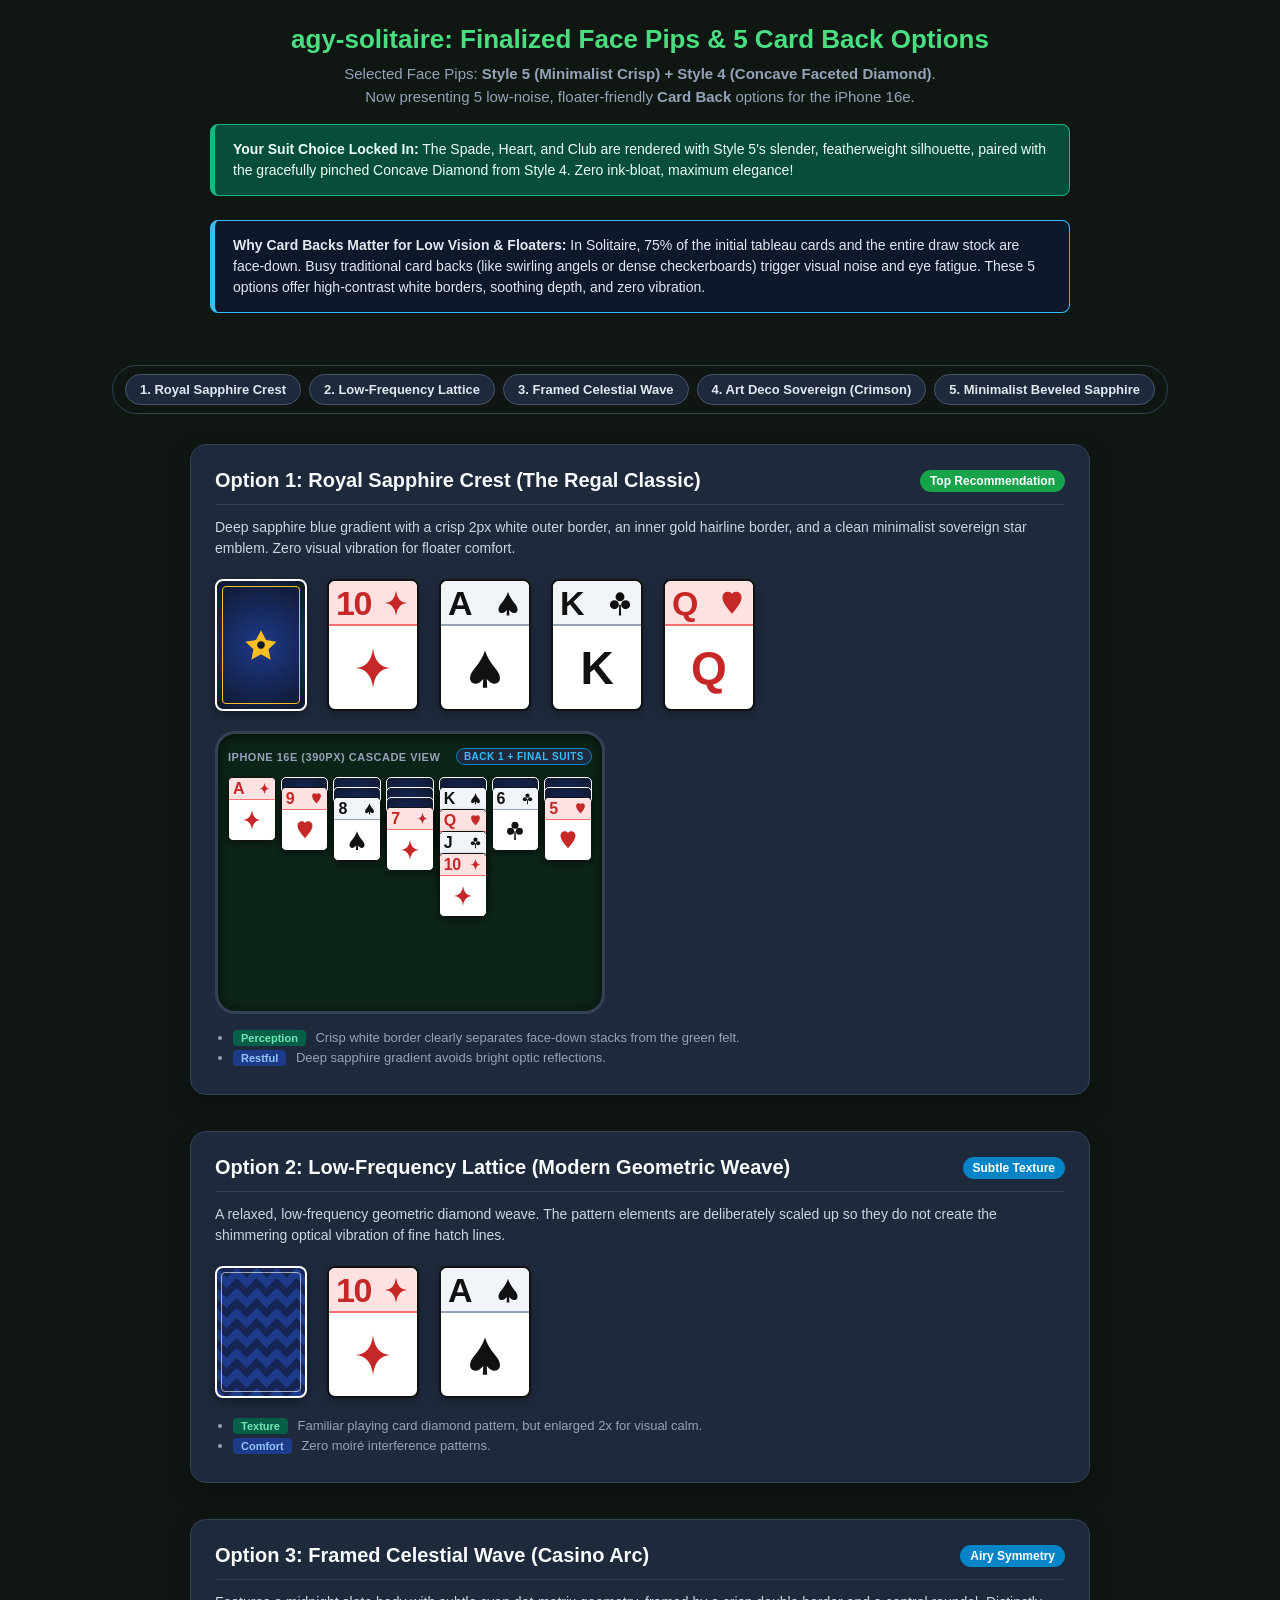
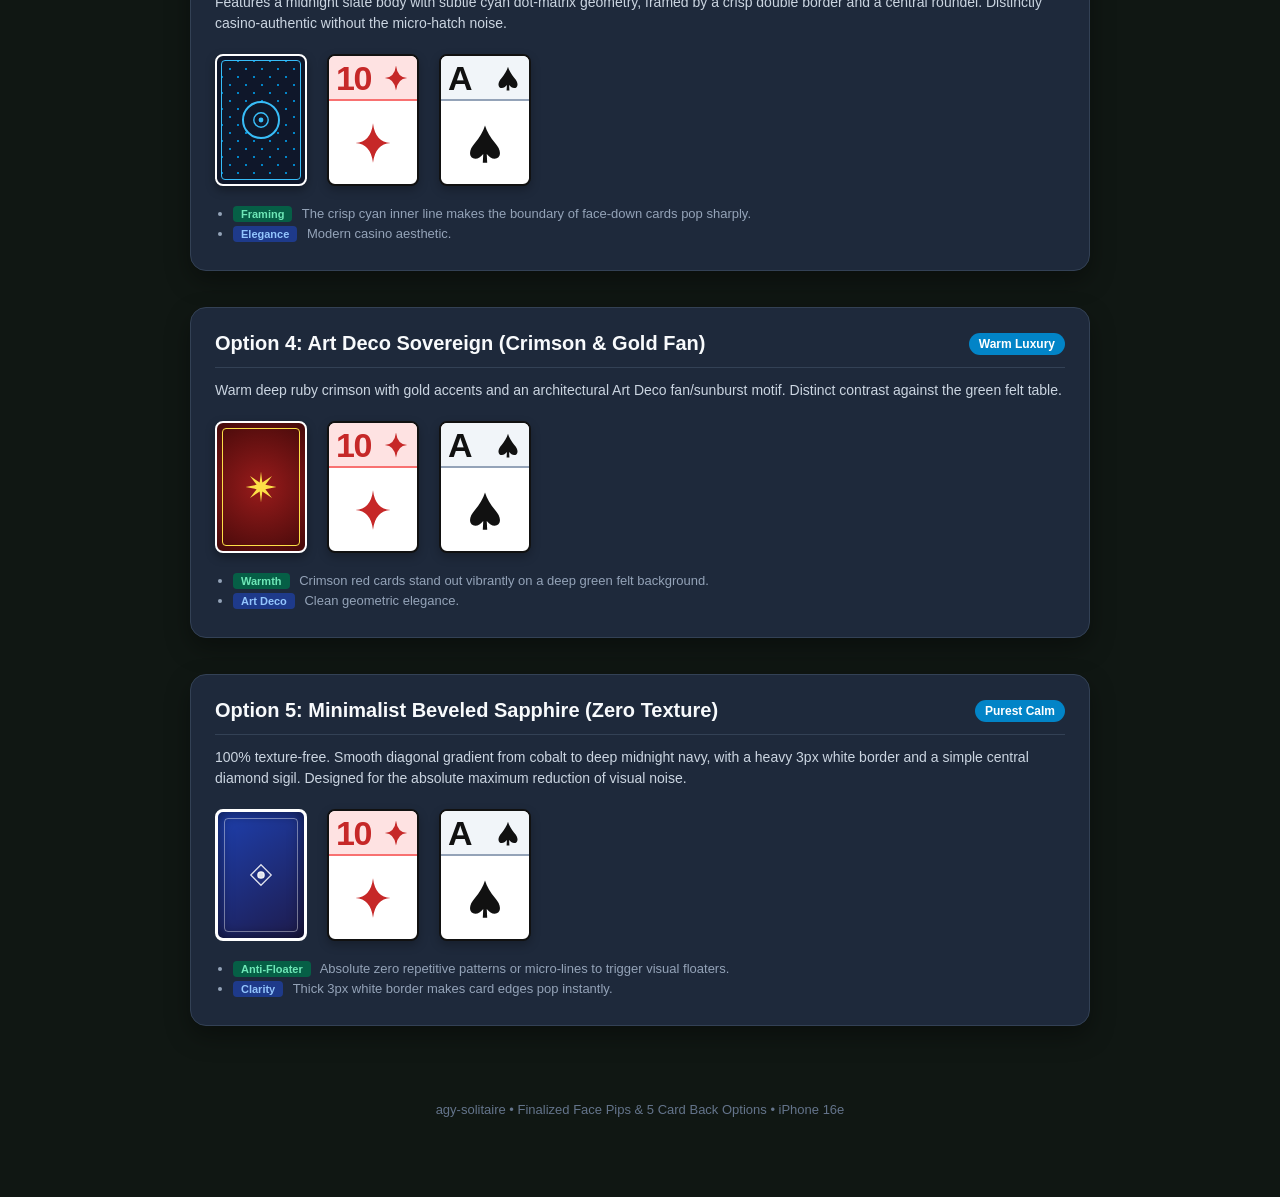
<file: card-back-designs-preview.html>
<!DOCTYPE html>
<html lang="en">
<head>
  <meta charset="UTF-8">
  <meta name="viewport" content="width=device-width, initial-scale=1.0">
  <title>agy-solitaire - Card Back Designs & Finalized Face Pips</title>
  <style>
    :root {
      --card-red: #c62828;
      --card-black: #111111;
      --felt-bg: #0c2317;
      --ui-bg: #101713;
      --panel-bg: #1e293b;
      --border-color: #334155;
    }

    * {
      box-sizing: border-box;
      margin: 0;
      padding: 0;
      font-family: -apple-system, BlinkMacSystemFont, "Segoe UI", Roboto, Helvetica, Arial, sans-serif;
    }

    body {
      background-color: var(--ui-bg);
      color: #f0f0f0;
      padding: 24px 16px 80px 16px;
      display: flex;
      flex-direction: column;
      align-items: center;
    }

    header {
      max-width: 900px;
      text-align: center;
      margin-bottom: 24px;
    }

    h1 {
      font-size: 26px;
      margin-bottom: 8px;
      color: #4ade80;
    }

    p.subtitle {
      font-size: 15px;
      color: #94a3b8;
      line-height: 1.5;
    }

    .callout-success {
      background: #064e3b;
      border: 1px solid #10b981;
      border-left: 5px solid #10b981;
      padding: 14px 18px;
      border-radius: 8px;
      margin: 16px 0 24px 0;
      font-size: 14px;
      color: #ecfdf5;
      text-align: left;
      max-width: 860px;
      line-height: 1.5;
    }

    .callout-info {
      background: #0f172a;
      border: 1px solid #38bdf8;
      border-left: 5px solid #38bdf8;
      padding: 14px 18px;
      border-radius: 8px;
      margin: 0 0 28px 0;
      font-size: 14px;
      color: #e2e8f0;
      text-align: left;
      max-width: 860px;
      line-height: 1.5;
    }

    .nav-bar {
      display: flex;
      flex-wrap: wrap;
      gap: 8px;
      justify-content: center;
      margin-bottom: 30px;
      position: sticky;
      top: 10px;
      z-index: 100;
      background: rgba(16, 23, 19, 0.95);
      backdrop-filter: blur(10px);
      padding: 8px 12px;
      border-radius: 30px;
      border: 1px solid var(--border-color);
    }

    .nav-btn {
      background: #1e293b;
      color: #e2e8f0;
      border: 1px solid #475569;
      padding: 7px 14px;
      border-radius: 18px;
      font-size: 13px;
      font-weight: 600;
      cursor: pointer;
      text-decoration: none;
      transition: all 0.2s;
    }

    .nav-btn:hover, .nav-btn.active {
      background: #22c55e;
      color: #052e16;
      border-color: #22c55e;
    }

    .section-card {
      background: var(--panel-bg);
      border: 1px solid var(--border-color);
      border-radius: 16px;
      padding: 24px;
      max-width: 900px;
      width: 100%;
      margin-bottom: 36px;
      box-shadow: 0 10px 25px rgba(0,0,0,0.35);
    }

    .option-header {
      display: flex;
      justify-content: space-between;
      align-items: center;
      margin-bottom: 12px;
      border-bottom: 1px solid var(--border-color);
      padding-bottom: 12px;
    }

    .option-title {
      font-size: 20px;
      font-weight: 700;
      color: #f8fafc;
    }

    .option-badge {
      background: #0284c7;
      color: #ffffff;
      padding: 4px 10px;
      border-radius: 12px;
      font-size: 12px;
      font-weight: bold;
    }

    .option-badge.star {
      background: #16a34a;
    }

    .option-desc {
      font-size: 14px;
      color: #cbd5e1;
      margin-bottom: 20px;
      line-height: 1.5;
    }

    /* Side-by-side showcase row */
    .showcase-row {
      display: flex;
      flex-wrap: wrap;
      gap: 20px;
      align-items: flex-start;
      margin-bottom: 20px;
    }

    /* Isolated Full Card */
    .card {
      width: 92px;
      height: 132px;
      background: #ffffff;
      border-radius: 8px;
      border: 2px solid #111111;
      box-shadow: 0 4px 10px rgba(0,0,0,0.25);
      position: relative;
      overflow: hidden;
      user-select: none;
      display: flex;
      flex-direction: column;
    }

    .card.red { color: var(--card-red); }
    .card.black { color: var(--card-black); }

    .card-header-bar {
      width: 100%;
      height: 45px;
      display: flex;
      justify-content: space-between;
      align-items: center;
      padding: 0 7px;
      border-bottom: 2.5px solid;
    }

    .card.red .card-header-bar { background: #fee2e2; border-color: #f87171; }
    .card.black .card-header-bar { background: #f1f5f9; border-color: #94a3b8; }

    .card-rank {
      font-size: 34px;
      font-weight: 900;
      letter-spacing: -1.5px;
      line-height: 1;
    }

    .card-header-suit {
      width: 28px;
      height: 28px;
      display: flex;
      align-items: center;
      justify-content: center;
    }
    .card-header-suit svg { width: 100%; height: 100%; }

    .card-center {
      margin: auto;
      display: flex;
      align-items: center;
      justify-content: center;
      font-size: 46px;
      font-weight: 900;
      line-height: 1;
    }

    .card-center-suit {
      width: 44px;
      height: 44px;
    }
    .card-center-suit svg { width: 100%; height: 100%; }

    /* ================================================================= */
    /* CARD BACK STYLES (92px x 132px Full, 100% x 64px Mini)           */
    /* ================================================================= */
    .card-back {
      width: 92px;
      height: 132px;
      border-radius: 8px;
      border: 2px solid #ffffff;
      box-shadow: 0 4px 10px rgba(0,0,0,0.35);
      position: relative;
      overflow: hidden;
      display: flex;
      align-items: center;
      justify-content: center;
    }

    /* Back 1: Royal Crest / Monogram (Deep Sapphire & Gold Accents) */
    .back-b1 {
      background: radial-gradient(circle at center, #1e3a8a 0%, #0f172a 100%);
      border: 2px solid #ffffff;
    }
    .back-b1-inner {
      width: calc(100% - 10px);
      height: calc(100% - 10px);
      border: 1.5px solid #fbbf24;
      border-radius: 4px;
      display: flex;
      align-items: center;
      justify-content: center;
      position: relative;
    }
    .back-b1-crest {
      width: 42px;
      height: 42px;
      color: #fbbf24;
    }

    /* Back 2: Low-Frequency Geometric Diamond Lattice */
    .back-b2 {
      background-color: #1e3a8a;
      background-image: 
        linear-gradient(135deg, #172554 25%, transparent 25%),
        linear-gradient(225deg, #172554 25%, transparent 25%),
        linear-gradient(45deg, #172554 25%, transparent 25%),
        linear-gradient(315deg, #172554 25%, #1e3a8a 25%);
      background-position: 10px 0, 10px 0, 0 0, 0 0;
      background-size: 20px 20px;
      background-repeat: repeat;
      border: 2.5px solid #ffffff;
    }
    .back-b2-inner {
      width: calc(100% - 8px);
      height: calc(100% - 8px);
      border: 1.5px solid rgba(255,255,255,0.6);
      border-radius: 4px;
    }

    /* Back 3: Classic Framed Wave / Concentric Arc */
    .back-b3 {
      background: #0f172a;
      border: 2.5px solid #ffffff;
    }
    .back-b3-inner {
      width: calc(100% - 8px);
      height: calc(100% - 8px);
      border: 1.5px solid #38bdf8;
      border-radius: 4px;
      display: flex;
      align-items: center;
      justify-content: center;
      background: radial-gradient(circle, #0284c7 10%, transparent 11%),
                  radial-gradient(circle, #0284c7 10%, transparent 11%);
      background-size: 16px 16px;
      background-position: 0 0, 8px 8px;
    }
    .back-b3-centerpiece {
      width: 38px;
      height: 38px;
      border: 2px solid #38bdf8;
      border-radius: 50%;
      display: flex;
      align-items: center;
      justify-content: center;
      background: #0f172a;
      color: #38bdf8;
    }

    /* Back 4: Art Deco Sovereign (Crimson & Gold Fan) */
    .back-b4 {
      background: radial-gradient(circle at center, #991b1b 0%, #450a0a 100%);
      border: 2.5px solid #ffffff;
    }
    .back-b4-inner {
      width: calc(100% - 10px);
      height: calc(100% - 10px);
      border: 1.5px solid #fde047;
      border-radius: 4px;
      display: flex;
      align-items: center;
      justify-content: center;
      position: relative;
    }
    .back-b4-fan {
      width: 44px;
      height: 44px;
      color: #fde047;
    }

    /* Back 5: Minimalist Dual-Tone Sapphire (Zero Vibration) */
    .back-b5 {
      background: linear-gradient(145deg, #1e40af 0%, #1e1b4b 100%);
      border: 3px solid #ffffff;
      box-shadow: inset 0 0 15px rgba(0,0,0,0.6);
    }
    .back-b5-inner {
      width: calc(100% - 12px);
      height: calc(100% - 12px);
      border: 1px solid rgba(255, 255, 255, 0.4);
      border-radius: 4px;
      display: flex;
      align-items: center;
      justify-content: center;
    }
    .back-b5-emblem {
      width: 32px;
      height: 32px;
      color: rgba(255, 255, 255, 0.85);
    }

    /* ================================================================= */
    /* IPHONE 16e SIMULATION (390px Viewport)                           */
    /* ================================================================= */
    .iphone-sim-container {
      background: var(--felt-bg);
      border: 3px solid #334155;
      border-radius: 20px;
      padding: 14px 10px;
      width: 100%;
      max-width: 390px;
      box-shadow: inset 0 2px 10px rgba(0,0,0,0.6);
      margin: 10px 0 16px 0;
    }

    .iphone-sim-title {
      font-size: 11px;
      font-weight: bold;
      color: #94a3b8;
      text-transform: uppercase;
      letter-spacing: 0.5px;
      margin-bottom: 12px;
      display: flex;
      justify-content: space-between;
      align-items: center;
    }

    .iphone-sim-title .badge-tag {
      background: #1e293b;
      color: #38bdf8;
      border: 1px solid #0284c7;
      padding: 2px 7px;
      border-radius: 10px;
      font-size: 10px;
    }

    .iphone-sim-tableau {
      display: grid;
      grid-template-columns: repeat(7, 1fr);
      gap: 5px;
      width: 100%;
      min-height: 220px;
    }

    .tableau-col {
      position: relative;
      width: 100%;
      height: 215px;
    }

    .mini-card {
      position: absolute;
      left: 0;
      width: 100%;
      height: 64px;
      background: #ffffff;
      border-radius: 5px;
      border: 1.5px solid #111111;
      box-shadow: 0 2px 5px rgba(0,0,0,0.4);
      overflow: hidden;
      display: flex;
      flex-direction: column;
    }

    .mini-card.red { color: var(--card-red) !important; }
    .mini-card.black { color: var(--card-black) !important; }

    .mini-card-header {
      width: 100%;
      height: 22px;
      display: flex;
      justify-content: space-between;
      align-items: center;
      padding: 0 4px;
      border-bottom: 1.5px solid;
    }

    .mini-card.red .mini-card-header { background: #fee2e2; border-color: #f87171; }
    .mini-card.black .mini-card-header { background: #f1f5f9; border-color: #94a3b8; }

    .mini-rank {
      font-size: 16px;
      font-weight: 900;
      letter-spacing: -0.5px;
      line-height: 1;
    }

    .mini-suit-wrap {
      width: 13px;
      height: 13px;
      display: flex;
      align-items: center;
      justify-content: center;
    }
    .mini-suit-wrap svg { width: 100%; height: 100%; }

    .mini-card-center {
      flex: 1;
      display: flex;
      align-items: center;
      justify-content: center;
      font-size: 24px;
      font-weight: 900;
      line-height: 1;
    }

    .mini-center-suit {
      width: 22px;
      height: 22px;
    }
    .mini-center-suit svg { width: 100%; height: 100%; }

    /* Mini Facedown Card Classes */
    .mini-facedown {
      position: absolute;
      left: 0;
      width: 100%;
      height: 64px;
      border-radius: 5px;
      box-shadow: 0 2px 5px rgba(0,0,0,0.4);
      overflow: hidden;
      border: 1.5px solid #ffffff;
    }

    .mini-b1 {
      background: radial-gradient(circle at center, #1e3a8a 0%, #0f172a 100%);
    }
    .mini-b2 {
      background-color: #1e3a8a;
      background-image: 
        linear-gradient(135deg, #172554 25%, transparent 25%),
        linear-gradient(225deg, #172554 25%, transparent 25%),
        linear-gradient(45deg, #172554 25%, transparent 25%),
        linear-gradient(315deg, #172554 25%, #1e3a8a 25%);
      background-size: 12px 12px;
    }
    .mini-b3 {
      background: #0f172a;
      background-image: radial-gradient(#0284c7 15%, transparent 16%);
      background-size: 8px 8px;
    }
    .mini-b4 {
      background: radial-gradient(circle at center, #991b1b 0%, #450a0a 100%);
    }
    .mini-b5 {
      background: linear-gradient(145deg, #1e40af 0%, #1e1b4b 100%);
    }

    .key-features {
      margin-top: 14px;
      padding-left: 18px;
      font-size: 13px;
      color: #94a3b8;
    }
    .key-features li { margin-bottom: 4px; }
    .key-features strong { color: #e2e8f0; }

    .tag {
      display: inline-block;
      padding: 2px 8px;
      border-radius: 4px;
      font-size: 11px;
      font-weight: bold;
      margin-right: 6px;
    }
    .tag.highlight { background: #065f46; color: #6ee7b7; }
    .tag.note { background: #1e3a8a; color: #93c5fd; }

    footer {
      text-align: center;
      font-size: 13px;
      color: #64748b;
      margin-top: 40px;
    }
  </style>
</head>
<body>

  <header>
    <h1>agy-solitaire: Finalized Face Pips & 5 Card Back Options</h1>
    <p class="subtitle">
      Selected Face Pips: <strong>Style 5 (Minimalist Crisp) + Style 4 (Concave Faceted Diamond)</strong>.<br>
      Now presenting 5 low-noise, floater-friendly <strong>Card Back</strong> options for the iPhone 16e.
    </p>
    
    <div class="callout-success">
      <strong>Your Suit Choice Locked In:</strong> The Spade, Heart, and Club are rendered with Style 5's slender, featherweight silhouette, paired with the gracefully pinched Concave Diamond from Style 4. Zero ink-bloat, maximum elegance!
    </div>

    <div class="callout-info">
      <strong>Why Card Backs Matter for Low Vision & Floaters:</strong> In Solitaire, 75% of the initial tableau cards and the entire draw stock are face-down. Busy traditional card backs (like swirling angels or dense checkerboards) trigger visual noise and eye fatigue. These 5 options offer high-contrast white borders, soothing depth, and zero vibration.
    </div>
  </header>

  <nav class="nav-bar">
    <a href="#back1" class="nav-btn">1. Royal Sapphire Crest</a>
    <a href="#back2" class="nav-btn">2. Low-Frequency Lattice</a>
    <a href="#back3" class="nav-btn">3. Framed Celestial Wave</a>
    <a href="#back4" class="nav-btn">4. Art Deco Sovereign (Crimson)</a>
    <a href="#back5" class="nav-btn">5. Minimalist Beveled Sapphire</a>
  </nav>

  <!-- ================================================================= -->
  <!-- BACK OPTION 1 -->
  <!-- ================================================================= -->
  <section class="section-card" id="back1">
    <div class="option-header">
      <div class="option-title">Option 1: Royal Sapphire Crest (The Regal Classic)</div>
      <div class="option-badge star">Top Recommendation</div>
    </div>
    <p class="option-desc">
      Deep sapphire blue gradient with a crisp 2px white outer border, an inner gold hairline border, and a clean minimalist sovereign star emblem. Zero visual vibration for floater comfort.
    </p>

    <div class="showcase-row">
      <!-- Card Back -->
      <div class="card-back back-b1">
        <div class="back-b1-inner">
          <svg class="back-b1-crest" viewBox="0 0 100 100" fill="currentColor">
            <polygon points="50,15 62,38 87,42 68,60 73,85 50,72 27,85 32,60 13,42 38,38"/>
            <circle cx="50" cy="50" r="10" fill="#0f172a" stroke="#fbbf24" stroke-width="2"/>
          </svg>
        </div>
      </div>

      <!-- Integrated Final Face Cards (with your chosen suits) -->
      <div class="card red">
        <div class="card-header-bar">
          <span class="card-rank">10</span>
          <div class="card-header-suit">
            <!-- Style 4 Concave Diamond -->
            <svg viewBox="0 0 100 100" fill="currentColor"><path d="M 50,5 Q 55,48 90,50 Q 55,52 50,95 Q 45,52 10,50 Q 45,48 50,5 Z"/></svg>
          </div>
        </div>
        <div class="card-center">
          <div class="card-center-suit">
            <svg viewBox="0 0 100 100" fill="currentColor"><path d="M 50,5 Q 55,48 90,50 Q 55,52 50,95 Q 45,52 10,50 Q 45,48 50,5 Z"/></svg>
          </div>
        </div>
      </div>

      <div class="card black">
        <div class="card-header-bar">
          <span class="card-rank">A</span>
          <div class="card-header-suit">
            <!-- Style 5 Featherweight Spade -->
            <svg viewBox="0 0 100 100" fill="currentColor"><path d="M 50,10 C 46,24 37,38 28,49 C 20,58 16,66 16,73 C 16,81 21,86 28,86 C 35,86 40,82 46,75 L 45,95 L 55,95 L 54,75 C 60,82 65,86 72,86 C 79,86 84,81 84,73 C 84,66 80,58 72,49 C 63,38 54,24 50,10 Z"/></svg>
          </div>
        </div>
        <div class="card-center">
          <div class="card-center-suit">
            <svg viewBox="0 0 100 100" fill="currentColor"><path d="M 50,10 C 46,24 37,38 28,49 C 20,58 16,66 16,73 C 16,81 21,86 28,86 C 35,86 40,82 46,75 L 45,95 L 55,95 L 54,75 C 60,82 65,86 72,86 C 79,86 84,81 84,73 C 84,66 80,58 72,49 C 63,38 54,24 50,10 Z"/></svg>
          </div>
        </div>
      </div>

      <div class="card black">
        <div class="card-header-bar">
          <span class="card-rank">K</span>
          <div class="card-header-suit">
            <!-- Style 5 Featherweight Club -->
            <svg viewBox="0 0 100 100" fill="currentColor"><circle cx="50" cy="28" r="16"/><circle cx="30" cy="56" r="16"/><circle cx="70" cy="56" r="16"/><path d="M 47,56 L 46,95 L 54,95 L 53,56 Z"/></svg>
          </div>
        </div>
        <div class="card-center">K</div>
      </div>

      <div class="card red">
        <div class="card-header-bar">
          <span class="card-rank">Q</span>
          <div class="card-header-suit">
            <!-- Style 5 Featherweight Heart -->
            <svg viewBox="0 0 100 100" fill="currentColor"><path d="M 50,88 C 29,64 16,46 16,30 C 16,17 25,10 36,10 C 42,10 47,13 50,18 C 53,13 58,10 64,10 C 75,10 84,17 84,30 C 84,46 71,64 50,88 Z"/></svg>
          </div>
        </div>
        <div class="card-center">Q</div>
      </div>
    </div>

    <!-- iPhone 16e Simulation -->
    <div class="iphone-sim-container">
      <div class="iphone-sim-title">
        <span>iPhone 16e (390px) Cascade View</span>
        <span class="badge-tag">Back 1 + Final Suits</span>
      </div>
      <div class="iphone-sim-tableau">
        <div class="tableau-col">
          <div class="mini-card red" style="top: 0px; z-index: 1;">
            <div class="mini-card-header">
              <span class="mini-rank">A</span>
              <div class="mini-suit-wrap"><svg viewBox="0 0 100 100" fill="currentColor"><path d="M 50,5 Q 55,48 90,50 Q 55,52 50,95 Q 45,52 10,50 Q 45,48 50,5 Z"/></svg></div>
            </div>
            <div class="mini-card-center"><div class="mini-center-suit"><svg viewBox="0 0 100 100" fill="currentColor"><path d="M 50,5 Q 55,48 90,50 Q 55,52 50,95 Q 45,52 10,50 Q 45,48 50,5 Z"/></svg></div></div>
          </div>
        </div>
        <div class="tableau-col">
          <div class="mini-facedown mini-b1" style="top: 0px; z-index: 1;"></div>
          <div class="mini-card red" style="top: 10px; z-index: 2;">
            <div class="mini-card-header">
              <span class="mini-rank">9</span>
              <div class="mini-suit-wrap"><svg viewBox="0 0 100 100" fill="currentColor"><path d="M 50,88 C 29,64 16,46 16,30 C 16,17 25,10 36,10 C 42,10 47,13 50,18 C 53,13 58,10 64,10 C 75,10 84,17 84,30 C 84,46 71,64 50,88 Z"/></svg></div>
            </div>
            <div class="mini-card-center"><div class="mini-center-suit"><svg viewBox="0 0 100 100" fill="currentColor"><path d="M 50,88 C 29,64 16,46 16,30 C 16,17 25,10 36,10 C 42,10 47,13 50,18 C 53,13 58,10 64,10 C 75,10 84,17 84,30 C 84,46 71,64 50,88 Z"/></svg></div></div>
          </div>
        </div>
        <div class="tableau-col">
          <div class="mini-facedown mini-b1" style="top: 0px; z-index: 1;"></div>
          <div class="mini-facedown mini-b1" style="top: 10px; z-index: 2;"></div>
          <div class="mini-card black" style="top: 20px; z-index: 3;">
            <div class="mini-card-header">
              <span class="mini-rank">8</span>
              <div class="mini-suit-wrap"><svg viewBox="0 0 100 100" fill="currentColor"><path d="M 50,10 C 46,24 37,38 28,49 C 20,58 16,66 16,73 C 16,81 21,86 28,86 C 35,86 40,82 46,75 L 45,95 L 55,95 L 54,75 C 60,82 65,86 72,86 C 79,86 84,81 84,73 C 84,66 80,58 72,49 C 63,38 54,24 50,10 Z"/></svg></div>
            </div>
            <div class="mini-card-center"><div class="mini-center-suit"><svg viewBox="0 0 100 100" fill="currentColor"><path d="M 50,10 C 46,24 37,38 28,49 C 20,58 16,66 16,73 C 16,81 21,86 28,86 C 35,86 40,82 46,75 L 45,95 L 55,95 L 54,75 C 60,82 65,86 72,86 C 79,86 84,81 84,73 C 84,66 80,58 72,49 C 63,38 54,24 50,10 Z"/></svg></div></div>
          </div>
        </div>
        <div class="tableau-col">
          <div class="mini-facedown mini-b1" style="top: 0px; z-index: 1;"></div>
          <div class="mini-facedown mini-b1" style="top: 10px; z-index: 2;"></div>
          <div class="mini-facedown mini-b1" style="top: 20px; z-index: 3;"></div>
          <div class="mini-card red" style="top: 30px; z-index: 4;">
            <div class="mini-card-header">
              <span class="mini-rank">7</span>
              <div class="mini-suit-wrap"><svg viewBox="0 0 100 100" fill="currentColor"><path d="M 50,5 Q 55,48 90,50 Q 55,52 50,95 Q 45,52 10,50 Q 45,48 50,5 Z"/></svg></div>
            </div>
            <div class="mini-card-center"><div class="mini-center-suit"><svg viewBox="0 0 100 100" fill="currentColor"><path d="M 50,5 Q 55,48 90,50 Q 55,52 50,95 Q 45,52 10,50 Q 45,48 50,5 Z"/></svg></div></div>
          </div>
        </div>
        <!-- Cascade Col 5 -->
        <div class="tableau-col">
          <div class="mini-facedown mini-b1" style="top: 0px; z-index: 1;"></div>
          <div class="mini-card black" style="top: 10px; z-index: 2;">
            <div class="mini-card-header">
              <span class="mini-rank">K</span>
              <div class="mini-suit-wrap"><svg viewBox="0 0 100 100" fill="currentColor"><path d="M 50,10 C 46,24 37,38 28,49 C 20,58 16,66 16,73 C 16,81 21,86 28,86 C 35,86 40,82 46,75 L 45,95 L 55,95 L 54,75 C 60,82 65,86 72,86 C 79,86 84,81 84,73 C 84,66 80,58 72,49 C 63,38 54,24 50,10 Z"/></svg></div>
            </div>
          </div>
          <div class="mini-card red" style="top: 32px; z-index: 3;">
            <div class="mini-card-header">
              <span class="mini-rank">Q</span>
              <div class="mini-suit-wrap"><svg viewBox="0 0 100 100" fill="currentColor"><path d="M 50,88 C 29,64 16,46 16,30 C 16,17 25,10 36,10 C 42,10 47,13 50,18 C 53,13 58,10 64,10 C 75,10 84,17 84,30 C 84,46 71,64 50,88 Z"/></svg></div>
            </div>
          </div>
          <div class="mini-card black" style="top: 54px; z-index: 4;">
            <div class="mini-card-header">
              <span class="mini-rank">J</span>
              <div class="mini-suit-wrap"><svg viewBox="0 0 100 100" fill="currentColor"><circle cx="50" cy="28" r="16"/><circle cx="30" cy="56" r="16"/><circle cx="70" cy="56" r="16"/><path d="M 47,56 L 46,95 L 54,95 L 53,56 Z"/></svg></div>
            </div>
          </div>
          <div class="mini-card red" style="top: 76px; z-index: 5;">
            <div class="mini-card-header">
              <span class="mini-rank">10</span>
              <div class="mini-suit-wrap"><svg viewBox="0 0 100 100" fill="currentColor"><path d="M 50,5 Q 55,48 90,50 Q 55,52 50,95 Q 45,52 10,50 Q 45,48 50,5 Z"/></svg></div>
            </div>
            <div class="mini-card-center"><div class="mini-center-suit"><svg viewBox="0 0 100 100" fill="currentColor"><path d="M 50,5 Q 55,48 90,50 Q 55,52 50,95 Q 45,52 10,50 Q 45,48 50,5 Z"/></svg></div></div>
          </div>
        </div>
        <div class="tableau-col">
          <div class="mini-facedown mini-b1" style="top: 0px; z-index: 1;"></div>
          <div class="mini-card black" style="top: 10px; z-index: 2;">
            <div class="mini-card-header">
              <span class="mini-rank">6</span>
              <div class="mini-suit-wrap"><svg viewBox="0 0 100 100" fill="currentColor"><circle cx="50" cy="28" r="16"/><circle cx="30" cy="56" r="16"/><circle cx="70" cy="56" r="16"/><path d="M 47,56 L 46,95 L 54,95 L 53,56 Z"/></svg></div>
            </div>
            <div class="mini-card-center"><div class="mini-center-suit"><svg viewBox="0 0 100 100" fill="currentColor"><circle cx="50" cy="28" r="16"/><circle cx="30" cy="56" r="16"/><circle cx="70" cy="56" r="16"/><path d="M 47,56 L 46,95 L 54,95 L 53,56 Z"/></svg></div></div>
          </div>
        </div>
        <div class="tableau-col">
          <div class="mini-facedown mini-b1" style="top: 0px; z-index: 1;"></div>
          <div class="mini-facedown mini-b1" style="top: 10px; z-index: 2;"></div>
          <div class="mini-card red" style="top: 20px; z-index: 3;">
            <div class="mini-card-header">
              <span class="mini-rank">5</span>
              <div class="mini-suit-wrap"><svg viewBox="0 0 100 100" fill="currentColor"><path d="M 50,88 C 29,64 16,46 16,30 C 16,17 25,10 36,10 C 42,10 47,13 50,18 C 53,13 58,10 64,10 C 75,10 84,17 84,30 C 84,46 71,64 50,88 Z"/></svg></div>
            </div>
            <div class="mini-card-center"><div class="mini-center-suit"><svg viewBox="0 0 100 100" fill="currentColor"><path d="M 50,88 C 29,64 16,46 16,30 C 16,17 25,10 36,10 C 42,10 47,13 50,18 C 53,13 58,10 64,10 C 75,10 84,17 84,30 C 84,46 71,64 50,88 Z"/></svg></div></div>
          </div>
        </div>
      </div>
    </div>

    <ul class="key-features">
      <li><span class="tag highlight">Perception</span> Crisp white border clearly separates face-down stacks from the green felt.</li>
      <li><span class="tag note">Restful</span> Deep sapphire gradient avoids bright optic reflections.</li>
    </ul>
  </section>

  <!-- ================================================================= -->
  <!-- BACK OPTION 2 -->
  <!-- ================================================================= -->
  <section class="section-card" id="back2">
    <div class="option-header">
      <div class="option-title">Option 2: Low-Frequency Lattice (Modern Geometric Weave)</div>
      <div class="option-badge">Subtle Texture</div>
    </div>
    <p class="option-desc">
      A relaxed, low-frequency geometric diamond weave. The pattern elements are deliberately scaled up so they do not create the shimmering optical vibration of fine hatch lines.
    </p>

    <div class="showcase-row">
      <div class="card-back back-b2">
        <div class="back-b2-inner"></div>
      </div>
      <!-- Sample cards -->
      <div class="card red">
        <div class="card-header-bar"><span class="card-rank">10</span><div class="card-header-suit"><svg viewBox="0 0 100 100" fill="currentColor"><path d="M 50,5 Q 55,48 90,50 Q 55,52 50,95 Q 45,52 10,50 Q 45,48 50,5 Z"/></svg></div></div>
        <div class="card-center"><div class="card-center-suit"><svg viewBox="0 0 100 100" fill="currentColor"><path d="M 50,5 Q 55,48 90,50 Q 55,52 50,95 Q 45,52 10,50 Q 45,48 50,5 Z"/></svg></div></div>
      </div>
      <div class="card black">
        <div class="card-header-bar"><span class="card-rank">A</span><div class="card-header-suit"><svg viewBox="0 0 100 100" fill="currentColor"><path d="M 50,10 C 46,24 37,38 28,49 C 20,58 16,66 16,73 C 16,81 21,86 28,86 C 35,86 40,82 46,75 L 45,95 L 55,95 L 54,75 C 60,82 65,86 72,86 C 79,86 84,81 84,73 C 84,66 80,58 72,49 C 63,38 54,24 50,10 Z"/></svg></div></div>
        <div class="card-center"><div class="card-center-suit"><svg viewBox="0 0 100 100" fill="currentColor"><path d="M 50,10 C 46,24 37,38 28,49 C 20,58 16,66 16,73 C 16,81 21,86 28,86 C 35,86 40,82 46,75 L 45,95 L 55,95 L 54,75 C 60,82 65,86 72,86 C 79,86 84,81 84,73 C 84,66 80,58 72,49 C 63,38 54,24 50,10 Z"/></svg></div></div>
      </div>
    </div>

    <ul class="key-features">
      <li><span class="tag highlight">Texture</span> Familiar playing card diamond pattern, but enlarged 2x for visual calm.</li>
      <li><span class="tag note">Comfort</span> Zero moiré interference patterns.</li>
    </ul>
  </section>

  <!-- ================================================================= -->
  <!-- BACK OPTION 3 -->
  <!-- ================================================================= -->
  <section class="section-card" id="back3">
    <div class="option-header">
      <div class="option-title">Option 3: Framed Celestial Wave (Casino Arc)</div>
      <div class="option-badge">Airy Symmetry</div>
    </div>
    <p class="option-desc">
      Features a midnight slate body with subtle cyan dot-matrix geometry, framed by a crisp double border and a central roundel. Distinctly casino-authentic without the micro-hatch noise.
    </p>

    <div class="showcase-row">
      <div class="card-back back-b3">
        <div class="back-b3-inner">
          <div class="back-b3-centerpiece">
            <svg viewBox="0 0 100 100" width="24" height="24" fill="currentColor">
              <circle cx="50" cy="50" r="30" fill="none" stroke="currentColor" stroke-width="6"/>
              <circle cx="50" cy="50" r="10"/>
            </svg>
          </div>
        </div>
      </div>
      <!-- Sample cards -->
      <div class="card red">
        <div class="card-header-bar"><span class="card-rank">10</span><div class="card-header-suit"><svg viewBox="0 0 100 100" fill="currentColor"><path d="M 50,5 Q 55,48 90,50 Q 55,52 50,95 Q 45,52 10,50 Q 45,48 50,5 Z"/></svg></div></div>
        <div class="card-center"><div class="card-center-suit"><svg viewBox="0 0 100 100" fill="currentColor"><path d="M 50,5 Q 55,48 90,50 Q 55,52 50,95 Q 45,52 10,50 Q 45,48 50,5 Z"/></svg></div></div>
      </div>
      <div class="card black">
        <div class="card-header-bar"><span class="card-rank">A</span><div class="card-header-suit"><svg viewBox="0 0 100 100" fill="currentColor"><path d="M 50,10 C 46,24 37,38 28,49 C 20,58 16,66 16,73 C 16,81 21,86 28,86 C 35,86 40,82 46,75 L 45,95 L 55,95 L 54,75 C 60,82 65,86 72,86 C 79,86 84,81 84,73 C 84,66 80,58 72,49 C 63,38 54,24 50,10 Z"/></svg></div></div>
        <div class="card-center"><div class="card-center-suit"><svg viewBox="0 0 100 100" fill="currentColor"><path d="M 50,10 C 46,24 37,38 28,49 C 20,58 16,66 16,73 C 16,81 21,86 28,86 C 35,86 40,82 46,75 L 45,95 L 55,95 L 54,75 C 60,82 65,86 72,86 C 79,86 84,81 84,73 C 84,66 80,58 72,49 C 63,38 54,24 50,10 Z"/></svg></div></div>
      </div>
    </div>

    <ul class="key-features">
      <li><span class="tag highlight">Framing</span> The crisp cyan inner line makes the boundary of face-down cards pop sharply.</li>
      <li><span class="tag note">Elegance</span> Modern casino aesthetic.</li>
    </ul>
  </section>

  <!-- ================================================================= -->
  <!-- BACK OPTION 4 -->
  <!-- ================================================================= -->
  <section class="section-card" id="back4">
    <div class="option-header">
      <div class="option-title">Option 4: Art Deco Sovereign (Crimson & Gold Fan)</div>
      <div class="option-badge">Warm Luxury</div>
    </div>
    <p class="option-desc">
      Warm deep ruby crimson with gold accents and an architectural Art Deco fan/sunburst motif. Distinct contrast against the green felt table.
    </p>

    <div class="showcase-row">
      <div class="card-back back-b4">
        <div class="back-b4-inner">
          <svg class="back-b4-fan" viewBox="0 0 100 100" fill="currentColor">
            <!-- Deco Sunburst / Fan -->
            <path d="M 50,15 L 53,40 L 75,25 L 60,45 L 85,50 L 60,55 L 75,75 L 53,60 L 50,85 L 47,60 L 25,75 L 40,55 L 15,50 L 40,45 L 25,25 L 47,40 Z"/>
          </svg>
        </div>
      </div>
      <!-- Sample cards -->
      <div class="card red">
        <div class="card-header-bar"><span class="card-rank">10</span><div class="card-header-suit"><svg viewBox="0 0 100 100" fill="currentColor"><path d="M 50,5 Q 55,48 90,50 Q 55,52 50,95 Q 45,52 10,50 Q 45,48 50,5 Z"/></svg></div></div>
        <div class="card-center"><div class="card-center-suit"><svg viewBox="0 0 100 100" fill="currentColor"><path d="M 50,5 Q 55,48 90,50 Q 55,52 50,95 Q 45,52 10,50 Q 45,48 50,5 Z"/></svg></div></div>
      </div>
      <div class="card black">
        <div class="card-header-bar"><span class="card-rank">A</span><div class="card-header-suit"><svg viewBox="0 0 100 100" fill="currentColor"><path d="M 50,10 C 46,24 37,38 28,49 C 20,58 16,66 16,73 C 16,81 21,86 28,86 C 35,86 40,82 46,75 L 45,95 L 55,95 L 54,75 C 60,82 65,86 72,86 C 79,86 84,81 84,73 C 84,66 80,58 72,49 C 63,38 54,24 50,10 Z"/></svg></div></div>
        <div class="card-center"><div class="card-center-suit"><svg viewBox="0 0 100 100" fill="currentColor"><path d="M 50,10 C 46,24 37,38 28,49 C 20,58 16,66 16,73 C 16,81 21,86 28,86 C 35,86 40,82 46,75 L 45,95 L 55,95 L 54,75 C 60,82 65,86 72,86 C 79,86 84,81 84,73 C 84,66 80,58 72,49 C 63,38 54,24 50,10 Z"/></svg></div></div>
      </div>
    </div>

    <ul class="key-features">
      <li><span class="tag highlight">Warmth</span> Crimson red cards stand out vibrantly on a deep green felt background.</li>
      <li><span class="tag note">Art Deco</span> Clean geometric elegance.</li>
    </ul>
  </section>

  <!-- ================================================================= -->
  <!-- BACK OPTION 5 -->
  <!-- ================================================================= -->
  <section class="section-card" id="back5">
    <div class="option-header">
      <div class="option-title">Option 5: Minimalist Beveled Sapphire (Zero Texture)</div>
      <div class="option-badge">Purest Calm</div>
    </div>
    <p class="option-desc">
      100% texture-free. Smooth diagonal gradient from cobalt to deep midnight navy, with a heavy 3px white border and a simple central diamond sigil. Designed for the absolute maximum reduction of visual noise.
    </p>

    <div class="showcase-row">
      <div class="card-back back-b5">
        <div class="back-b5-inner">
          <svg class="back-b5-emblem" viewBox="0 0 100 100" fill="none" stroke="currentColor" stroke-width="4">
            <polygon points="50,18 82,50 50,82 18,50"/>
            <circle cx="50" cy="50" r="10" fill="currentColor"/>
          </svg>
        </div>
      </div>
      <!-- Sample cards -->
      <div class="card red">
        <div class="card-header-bar"><span class="card-rank">10</span><div class="card-header-suit"><svg viewBox="0 0 100 100" fill="currentColor"><path d="M 50,5 Q 55,48 90,50 Q 55,52 50,95 Q 45,52 10,50 Q 45,48 50,5 Z"/></svg></div></div>
        <div class="card-center"><div class="card-center-suit"><svg viewBox="0 0 100 100" fill="currentColor"><path d="M 50,5 Q 55,48 90,50 Q 55,52 50,95 Q 45,52 10,50 Q 45,48 50,5 Z"/></svg></div></div>
      </div>
      <div class="card black">
        <div class="card-header-bar"><span class="card-rank">A</span><div class="card-header-suit"><svg viewBox="0 0 100 100" fill="currentColor"><path d="M 50,10 C 46,24 37,38 28,49 C 20,58 16,66 16,73 C 16,81 21,86 28,86 C 35,86 40,82 46,75 L 45,95 L 55,95 L 54,75 C 60,82 65,86 72,86 C 79,86 84,81 84,73 C 84,66 80,58 72,49 C 63,38 54,24 50,10 Z"/></svg></div></div>
        <div class="card-center"><div class="card-center-suit"><svg viewBox="0 0 100 100" fill="currentColor"><path d="M 50,10 C 46,24 37,38 28,49 C 20,58 16,66 16,73 C 16,81 21,86 28,86 C 35,86 40,82 46,75 L 45,95 L 55,95 L 54,75 C 60,82 65,86 72,86 C 79,86 84,81 84,73 C 84,66 80,58 72,49 C 63,38 54,24 50,10 Z"/></svg></div></div>
      </div>
    </div>

    <ul class="key-features">
      <li><span class="tag highlight">Anti-Floater</span> Absolute zero repetitive patterns or micro-lines to trigger visual floaters.</li>
      <li><span class="tag note">Clarity</span> Thick 3px white border makes card edges pop instantly.</li>
    </ul>
  </section>

  <footer>
    <p>agy-solitaire &bull; Finalized Face Pips & 5 Card Back Options &bull; iPhone 16e</p>
  </footer>

</body>
</html>
</file>
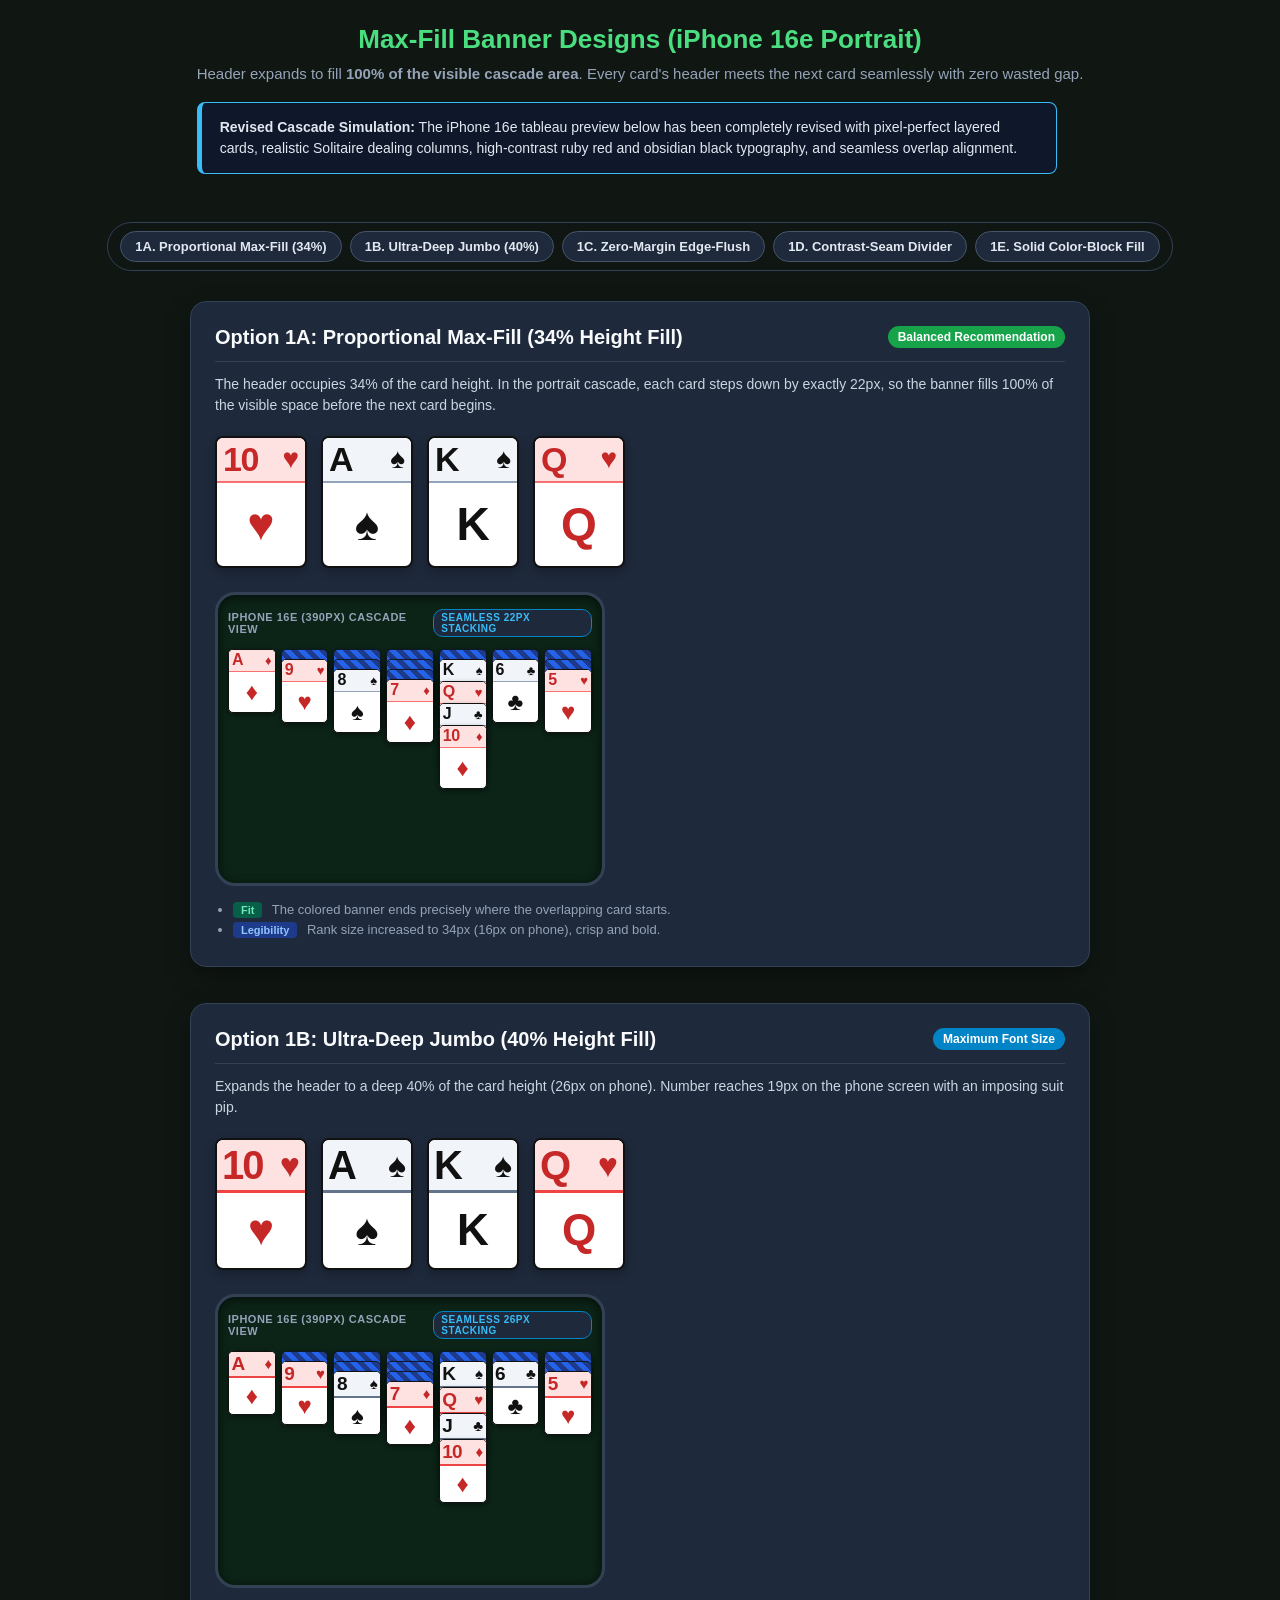
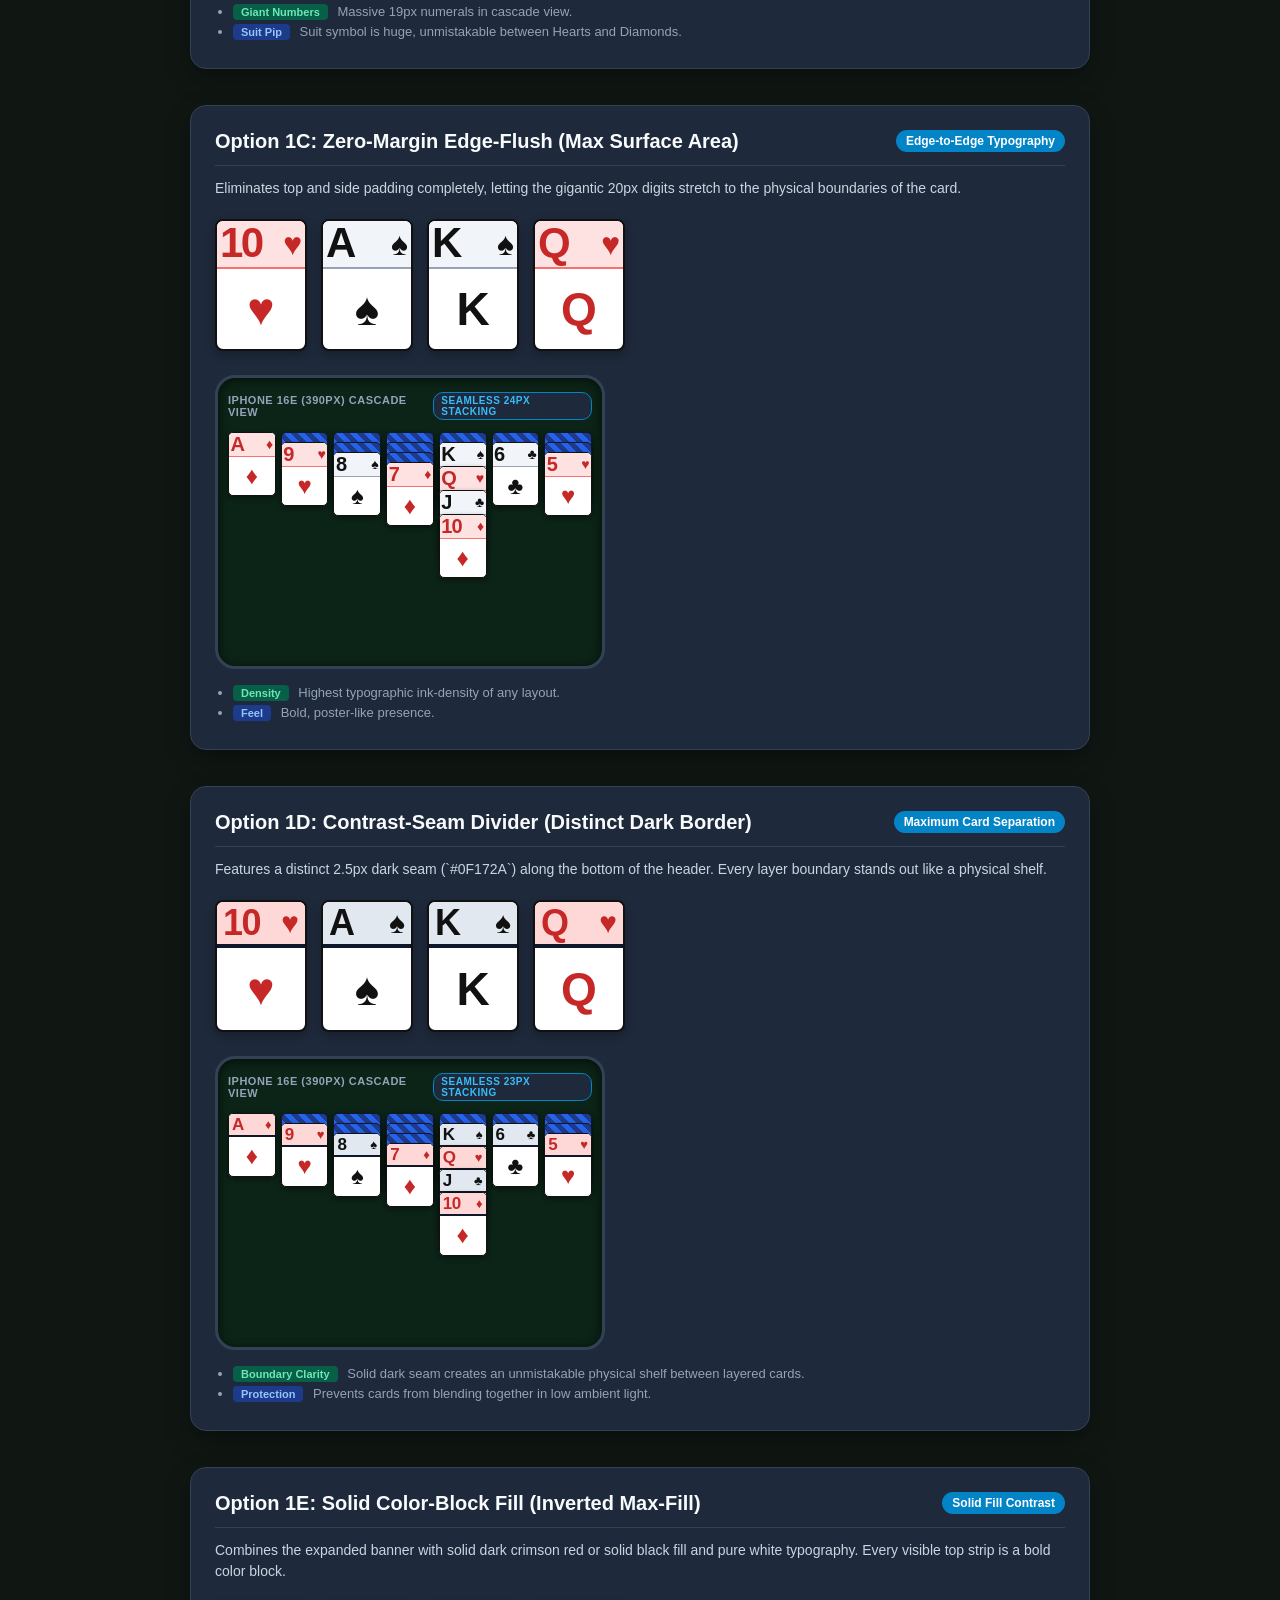
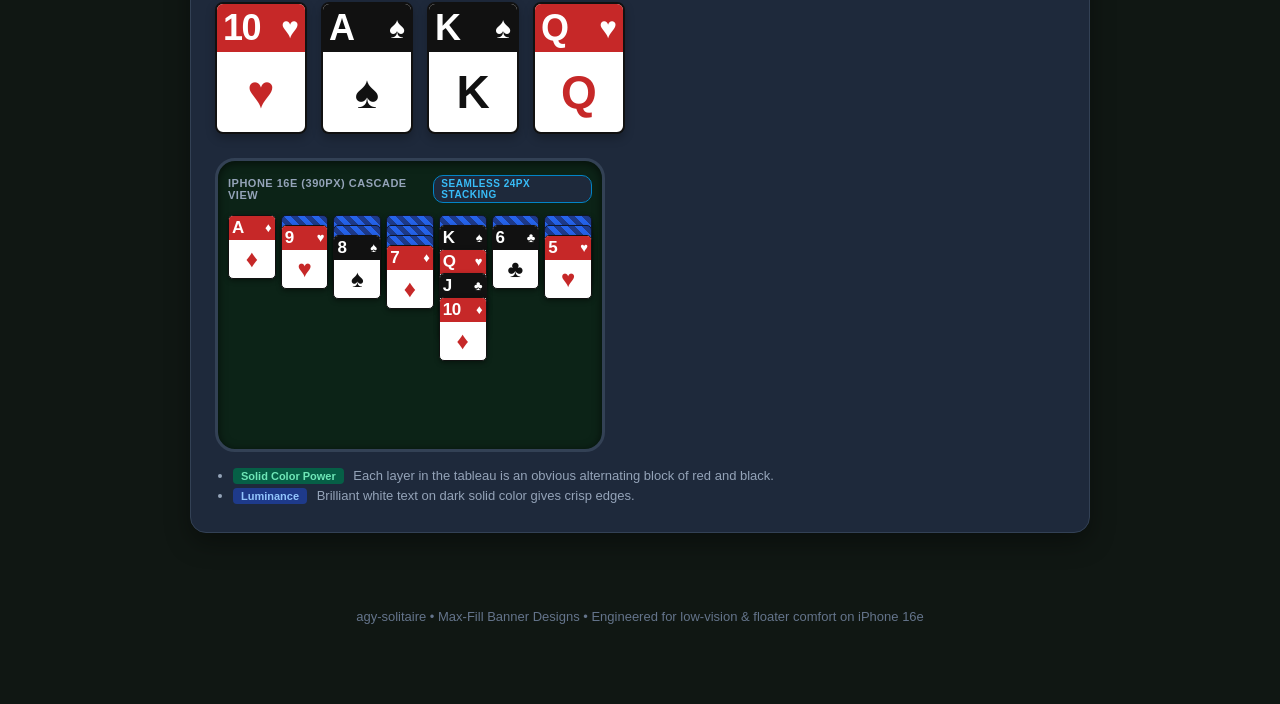
<file: card-designs-preview.html>
<!DOCTYPE html>
<html lang="en">
<head>
  <meta charset="UTF-8">
  <meta name="viewport" content="width=device-width, initial-scale=1.0">
  <title>agy-solitaire - Max-Fill Banner Card Designs (iPhone 16e)</title>
  <style>
    :root {
      --card-red: #c62828;
      --card-black: #111111;
      --felt-bg: #0c2317;
      --ui-bg: #101713;
      --panel-bg: #1e293b;
      --border-color: #334155;
    }

    * {
      box-sizing: border-box;
      margin: 0;
      padding: 0;
      font-family: -apple-system, BlinkMacSystemFont, "Segoe UI", Roboto, Helvetica, Arial, sans-serif;
    }

    body {
      background-color: var(--ui-bg);
      color: #f0f0f0;
      padding: 24px 16px 80px 16px;
      display: flex;
      flex-direction: column;
      align-items: center;
    }

    header {
      max-width: 900px;
      text-align: center;
      margin-bottom: 24px;
    }

    h1 {
      font-size: 26px;
      margin-bottom: 8px;
      color: #4ade80;
    }

    p.subtitle {
      font-size: 15px;
      color: #94a3b8;
      line-height: 1.5;
    }

    .callout {
      background: #0f172a;
      border: 1px solid #38bdf8;
      border-left: 5px solid #38bdf8;
      padding: 14px 18px;
      border-radius: 8px;
      margin: 16px 0 24px 0;
      font-size: 14px;
      color: #e2e8f0;
      text-align: left;
      max-width: 860px;
      line-height: 1.5;
    }

    .nav-bar {
      display: flex;
      flex-wrap: wrap;
      gap: 8px;
      justify-content: center;
      margin-bottom: 30px;
      position: sticky;
      top: 10px;
      z-index: 100;
      background: rgba(16, 23, 19, 0.95);
      backdrop-filter: blur(10px);
      padding: 8px 12px;
      border-radius: 30px;
      border: 1px solid var(--border-color);
    }

    .nav-btn {
      background: #1e293b;
      color: #e2e8f0;
      border: 1px solid #475569;
      padding: 7px 14px;
      border-radius: 18px;
      font-size: 13px;
      font-weight: 600;
      cursor: pointer;
      text-decoration: none;
      transition: all 0.2s;
    }

    .nav-btn:hover, .nav-btn.active {
      background: #22c55e;
      color: #052e16;
      border-color: #22c55e;
    }

    .section-card {
      background: var(--panel-bg);
      border: 1px solid var(--border-color);
      border-radius: 16px;
      padding: 24px;
      max-width: 900px;
      width: 100%;
      margin-bottom: 36px;
      box-shadow: 0 10px 25px rgba(0,0,0,0.35);
    }

    .option-header {
      display: flex;
      justify-content: space-between;
      align-items: center;
      margin-bottom: 12px;
      border-bottom: 1px solid var(--border-color);
      padding-bottom: 12px;
    }

    .option-title {
      font-size: 20px;
      font-weight: 700;
      color: #f8fafc;
    }

    .option-badge {
      background: #0284c7;
      color: #ffffff;
      padding: 4px 10px;
      border-radius: 12px;
      font-size: 12px;
      font-weight: bold;
    }

    .option-badge.star {
      background: #16a34a;
    }

    .option-desc {
      font-size: 14px;
      color: #cbd5e1;
      margin-bottom: 20px;
      line-height: 1.5;
    }

    /* Isolated Full Card Display */
    .showcase-row {
      display: flex;
      flex-wrap: wrap;
      gap: 16px;
      align-items: flex-start;
      margin-bottom: 24px;
    }

    .card-sample-group {
      display: flex;
      gap: 14px;
      flex-wrap: wrap;
    }

    /* Full-size isolated card (92px x 132px) */
    .card {
      width: 92px;
      height: 132px;
      background: #ffffff;
      border-radius: 8px;
      border: 2px solid #111111;
      box-shadow: 0 4px 10px rgba(0,0,0,0.25);
      position: relative;
      overflow: hidden;
      user-select: none;
      display: flex;
      flex-direction: column;
    }

    .card.red {
      color: var(--card-red);
    }

    .card.black {
      color: var(--card-black);
    }

    /* ================================================================= */
    /* IPHONE 16e SIMULATION (Exact 390px Viewport)                      */
    /* ================================================================= */
    .iphone-sim-container {
      background: var(--felt-bg);
      border: 3px solid #334155;
      border-radius: 20px;
      padding: 14px 10px;
      width: 100%;
      max-width: 390px;
      box-shadow: inset 0 2px 10px rgba(0,0,0,0.6);
      margin: 10px 0 16px 0;
    }

    .iphone-sim-title {
      font-size: 11px;
      font-weight: bold;
      color: #94a3b8;
      text-transform: uppercase;
      letter-spacing: 0.5px;
      margin-bottom: 12px;
      display: flex;
      justify-content: space-between;
      align-items: center;
    }

    .iphone-sim-title .badge-tag {
      background: #1e293b;
      color: #38bdf8;
      border: 1px solid #0284c7;
      padding: 2px 7px;
      border-radius: 10px;
      font-size: 10px;
    }

    .iphone-sim-tableau {
      display: grid;
      grid-template-columns: repeat(7, 1fr);
      gap: 5px;
      width: 100%;
      min-height: 220px;
    }

    .tableau-col {
      position: relative;
      width: 100%;
      height: 215px;
    }

    /* Mobile Cascade Card */
    .mini-card {
      position: absolute;
      left: 0;
      width: 100%;
      height: 64px;
      background: #ffffff;
      border-radius: 5px;
      border: 1.5px solid #111111;
      box-shadow: 0 2px 5px rgba(0,0,0,0.4);
      overflow: hidden;
      display: flex;
      flex-direction: column;
    }

    .mini-card.facedown {
      background: repeating-linear-gradient(
        45deg,
        #1e3a8a,
        #1e3a8a 5px,
        #2563eb 5px,
        #2563eb 10px
      );
      border: 1.5px solid #0f172a;
    }

    /* Explicit colors to guarantee high contrast */
    .mini-card.red {
      color: #c62828 !important;
    }
    .mini-card.black {
      color: #111111 !important;
    }

    .mini-card-center {
      flex: 1;
      display: flex;
      align-items: center;
      justify-content: center;
      font-size: 24px;
      font-weight: 900;
      line-height: 1;
    }

    /* ================================================================= */
    /* 1A: PROPORTIONAL MAX-FILL (34% Height Fill = 22px Mini Header)    */
    /* ================================================================= */
    .c1a-header {
      width: 100%;
      height: 45px;
      display: flex;
      justify-content: space-between;
      align-items: center;
      padding: 0 6px;
      border-bottom: 2.5px solid;
    }
    .card.red .c1a-header { background: #fee2e2; border-color: #f87171; }
    .card.black .c1a-header { background: #f1f5f9; border-color: #94a3b8; }
    .c1a-rank { font-size: 34px; font-weight: 900; letter-spacing: -1.5px; line-height: 1; }
    .c1a-suit { font-size: 28px; line-height: 1; }
    .c1a-center { margin: auto; font-size: 46px; font-weight: 900; line-height: 1; }

    /* 1A Mini */
    .mini-c1a-header {
      width: 100%;
      height: 22px;
      display: flex;
      justify-content: space-between;
      align-items: center;
      padding: 0 3px;
      border-bottom: 1.5px solid;
    }
    .mini-card.red .mini-c1a-header { background: #fee2e2; border-color: #f87171; }
    .mini-card.black .mini-c1a-header { background: #f1f5f9; border-color: #94a3b8; }
    .mini-card .c1a-mini-rank { font-size: 16px; font-weight: 900; letter-spacing: -0.5px; line-height: 1; }
    .mini-card .c1a-mini-suit { font-size: 13px; line-height: 1; }

    /* ================================================================= */
    /* 1B: ULTRA-DEEP JUMBO (40% Height Fill = 26px Mini Header)         */
    /* ================================================================= */
    .c1b-header {
      width: 100%;
      height: 53px;
      display: flex;
      justify-content: space-between;
      align-items: center;
      padding: 0 5px;
      border-bottom: 3px solid;
    }
    .card.red .c1b-header { background: #fee2e2; border-color: #ef4444; }
    .card.black .c1b-header { background: #f1f5f9; border-color: #64748b; }
    .c1b-rank { font-size: 40px; font-weight: 900; letter-spacing: -2px; line-height: 1; }
    .c1b-suit { font-size: 34px; line-height: 1; }
    .c1b-center { margin: auto; font-size: 44px; font-weight: 900; line-height: 1; }

    /* 1B Mini */
    .mini-c1b-header {
      width: 100%;
      height: 26px;
      display: flex;
      justify-content: space-between;
      align-items: center;
      padding: 0 2.5px;
      border-bottom: 2px solid;
    }
    .mini-card.red .mini-c1b-header { background: #fee2e2; border-color: #ef4444; }
    .mini-card.black .mini-c1b-header { background: #f1f5f9; border-color: #64748b; }
    .mini-card .c1b-mini-rank { font-size: 19px; font-weight: 900; letter-spacing: -1px; line-height: 1; }
    .mini-card .c1b-mini-suit { font-size: 15px; line-height: 1; }

    /* ================================================================= */
    /* 1C: ZERO-MARGIN EDGE-FLUSH (36% Height Fill = 24px Mini Header)   */
    /* ================================================================= */
    .c1c-header {
      width: 100%;
      height: 48px;
      display: flex;
      justify-content: space-between;
      align-items: stretch;
      padding: 0 3px;
      border-bottom: 2.5px solid;
    }
    .card.red .c1c-header { background: #fee2e2; border-color: #f87171; }
    .card.black .c1c-header { background: #f1f5f9; border-color: #94a3b8; }
    .c1c-rank { font-size: 42px; font-weight: 900; letter-spacing: -2.5px; line-height: 1.1; display: flex; align-items: center; }
    .c1c-suit { font-size: 32px; line-height: 1; display: flex; align-items: center; }
    .c1c-center { margin: auto; font-size: 46px; font-weight: 900; line-height: 1; }

    /* 1C Mini */
    .mini-c1c-header {
      width: 100%;
      height: 24px;
      display: flex;
      justify-content: space-between;
      align-items: stretch;
      padding: 0 1.5px;
      border-bottom: 1.5px solid;
    }
    .mini-card.red .mini-c1c-header { background: #fee2e2; border-color: #f87171; }
    .mini-card.black .mini-c1c-header { background: #f1f5f9; border-color: #94a3b8; }
    .mini-card .c1c-mini-rank { font-size: 20px; font-weight: 900; letter-spacing: -1px; line-height: 1.1; display: flex; align-items: center; }
    .mini-card .c1c-mini-suit { font-size: 14px; line-height: 1; display: flex; align-items: center; }

    /* ================================================================= */
    /* 1D: CONTRAST-SEAM DIVIDER (35% Height Fill = 23px Mini Header)    */
    /* ================================================================= */
    .c1d-header {
      width: 100%;
      height: 46px;
      display: flex;
      justify-content: space-between;
      align-items: center;
      padding: 0 6px;
      border-bottom: 4px solid #0f172a;
    }
    .card.red .c1d-header { background: #fed7d7; }
    .card.black .c1d-header { background: #e2e8f0; }
    .c1d-rank { font-size: 36px; font-weight: 900; letter-spacing: -1.5px; line-height: 1; }
    .c1d-suit { font-size: 30px; line-height: 1; }
    .c1d-center { margin: auto; font-size: 46px; font-weight: 900; line-height: 1; }

    /* 1D Mini */
    .mini-c1d-header {
      width: 100%;
      height: 23px;
      display: flex;
      justify-content: space-between;
      align-items: center;
      padding: 0 3px;
      border-bottom: 2.5px solid #0f172a;
    }
    .mini-card.red .mini-c1d-header { background: #fed7d7; }
    .mini-card.black .mini-c1d-header { background: #e2e8f0; }
    .mini-card .c1d-mini-rank { font-size: 17px; font-weight: 900; letter-spacing: -0.5px; line-height: 1; }
    .mini-card .c1d-mini-suit { font-size: 13px; line-height: 1; }

    /* ================================================================= */
    /* 1E: SOLID INVERTED COLOR BLOCK (36% Height Fill = 24px Mini Header) */
    /* ================================================================= */
    .c1e-header {
      width: 100%;
      height: 48px;
      display: flex;
      justify-content: space-between;
      align-items: center;
      padding: 0 6px;
      color: #ffffff;
    }
    .card.red .c1e-header { background: var(--card-red); }
    .card.black .c1e-header { background: var(--card-black); }
    .c1e-rank { font-size: 36px; font-weight: 900; letter-spacing: -1.5px; line-height: 1; }
    .c1e-suit { font-size: 30px; line-height: 1; }
    .c1e-center { margin: auto; font-size: 46px; font-weight: 900; line-height: 1; }

    /* 1E Mini */
    .mini-c1e-header {
      width: 100%;
      height: 24px;
      display: flex;
      justify-content: space-between;
      align-items: center;
      padding: 0 3px;
      color: #ffffff;
    }
    .mini-card.red .mini-c1e-header { background: var(--card-red); }
    .mini-card.black .mini-c1e-header { background: var(--card-black); }
    .mini-card .c1e-mini-rank { font-size: 17px; font-weight: 900; letter-spacing: -0.5px; line-height: 1; color: #ffffff; }
    .mini-card .c1e-mini-suit { font-size: 13px; line-height: 1; color: #ffffff; }

    .key-features {
      margin-top: 14px;
      padding-left: 18px;
      font-size: 13px;
      color: #94a3b8;
    }
    .key-features li { margin-bottom: 4px; }
    .key-features strong { color: #e2e8f0; }

    .tag {
      display: inline-block;
      padding: 2px 8px;
      border-radius: 4px;
      font-size: 11px;
      font-weight: bold;
      margin-right: 6px;
    }
    .tag.highlight { background: #065f46; color: #6ee7b7; }
    .tag.note { background: #1e3a8a; color: #93c5fd; }

    footer {
      text-align: center;
      font-size: 13px;
      color: #64748b;
      margin-top: 40px;
    }
  </style>
</head>
<body>

  <header>
    <h1>Max-Fill Banner Designs (iPhone 16e Portrait)</h1>
    <p class="subtitle">
      Header expands to fill <strong>100% of the visible cascade area</strong>. Every card's header meets the next card seamlessly with zero wasted gap.
    </p>
    <div class="callout">
      <strong>Revised Cascade Simulation:</strong> The iPhone 16e tableau preview below has been completely revised with pixel-perfect layered cards, realistic Solitaire dealing columns, high-contrast ruby red and obsidian black typography, and seamless overlap alignment.
    </div>
  </header>

  <nav class="nav-bar">
    <a href="#opt1a" class="nav-btn">1A. Proportional Max-Fill (34%)</a>
    <a href="#opt1b" class="nav-btn">1B. Ultra-Deep Jumbo (40%)</a>
    <a href="#opt1c" class="nav-btn">1C. Zero-Margin Edge-Flush</a>
    <a href="#opt1d" class="nav-btn">1D. Contrast-Seam Divider</a>
    <a href="#opt1e" class="nav-btn">1E. Solid Color-Block Fill</a>
  </nav>

  <!-- ========================================================= -->
  <!-- OPTION 1A -->
  <!-- ========================================================= -->
  <section class="section-card" id="opt1a">
    <div class="option-header">
      <div class="option-title">Option 1A: Proportional Max-Fill (34% Height Fill)</div>
      <div class="option-badge star">Balanced Recommendation</div>
    </div>
    <p class="option-desc">
      The header occupies 34% of the card height. In the portrait cascade, each card steps down by exactly 22px, so the banner fills 100% of the visible space before the next card begins.
    </p>

    <div class="showcase-row">
      <div class="card-sample-group">
        <div class="card red">
          <div class="c1a-header"><span class="c1a-rank">10</span><span class="c1a-suit">♥</span></div>
          <div class="c1a-center">♥</div>
        </div>
        <div class="card black">
          <div class="c1a-header"><span class="c1a-rank">A</span><span class="c1a-suit">♠</span></div>
          <div class="c1a-center">♠</div>
        </div>
        <div class="card black">
          <div class="c1a-header"><span class="c1a-rank">K</span><span class="c1a-suit">♠</span></div>
          <div class="c1a-center">K</div>
        </div>
        <div class="card red">
          <div class="c1a-header"><span class="c1a-rank">Q</span><span class="c1a-suit">♥</span></div>
          <div class="c1a-center">Q</div>
        </div>
      </div>
    </div>

    <!-- iPhone 16e Simulation -->
    <div class="iphone-sim-container">
      <div class="iphone-sim-title">
        <span>iPhone 16e (390px) Cascade View</span>
        <span class="badge-tag">Seamless 22px Stacking</span>
      </div>
      <div class="iphone-sim-tableau">
        <!-- Col 1 -->
        <div class="tableau-col">
          <div class="mini-card red" style="top: 0px; z-index: 1;">
            <div class="mini-c1a-header"><span class="c1a-mini-rank">A</span><span class="c1a-mini-suit">♦</span></div>
            <div class="mini-card-center">♦</div>
          </div>
        </div>
        <!-- Col 2 -->
        <div class="tableau-col">
          <div class="mini-card facedown" style="top: 0px; z-index: 1;"></div>
          <div class="mini-card red" style="top: 10px; z-index: 2;">
            <div class="mini-c1a-header"><span class="c1a-mini-rank">9</span><span class="c1a-mini-suit">♥</span></div>
            <div class="mini-card-center">♥</div>
          </div>
        </div>
        <!-- Col 3 -->
        <div class="tableau-col">
          <div class="mini-card facedown" style="top: 0px; z-index: 1;"></div>
          <div class="mini-card facedown" style="top: 10px; z-index: 2;"></div>
          <div class="mini-card black" style="top: 20px; z-index: 3;">
            <div class="mini-c1a-header"><span class="c1a-mini-rank">8</span><span class="c1a-mini-suit">♠</span></div>
            <div class="mini-card-center">♠</div>
          </div>
        </div>
        <!-- Col 4 -->
        <div class="tableau-col">
          <div class="mini-card facedown" style="top: 0px; z-index: 1;"></div>
          <div class="mini-card facedown" style="top: 10px; z-index: 2;"></div>
          <div class="mini-card facedown" style="top: 20px; z-index: 3;"></div>
          <div class="mini-card red" style="top: 30px; z-index: 4;">
            <div class="mini-c1a-header"><span class="c1a-mini-rank">7</span><span class="c1a-mini-suit">♦</span></div>
            <div class="mini-card-center">♦</div>
          </div>
        </div>
        <!-- Col 5: 4-Card Cascade Run -->
        <div class="tableau-col">
          <div class="mini-card facedown" style="top: 0px; z-index: 1;"></div>
          <div class="mini-card black" style="top: 10px; z-index: 2;">
            <div class="mini-c1a-header"><span class="c1a-mini-rank">K</span><span class="c1a-mini-suit">♠</span></div>
          </div>
          <div class="mini-card red" style="top: 32px; z-index: 3;">
            <div class="mini-c1a-header"><span class="c1a-mini-rank">Q</span><span class="c1a-mini-suit">♥</span></div>
          </div>
          <div class="mini-card black" style="top: 54px; z-index: 4;">
            <div class="mini-c1a-header"><span class="c1a-mini-rank">J</span><span class="c1a-mini-suit">♣</span></div>
          </div>
          <div class="mini-card red" style="top: 76px; z-index: 5;">
            <div class="mini-c1a-header"><span class="c1a-mini-rank">10</span><span class="c1a-mini-suit">♦</span></div>
            <div class="mini-card-center">♦</div>
          </div>
        </div>
        <!-- Col 6 -->
        <div class="tableau-col">
          <div class="mini-card facedown" style="top: 0px; z-index: 1;"></div>
          <div class="mini-card black" style="top: 10px; z-index: 2;">
            <div class="mini-c1a-header"><span class="c1a-mini-rank">6</span><span class="c1a-mini-suit">♣</span></div>
            <div class="mini-card-center">♣</div>
          </div>
        </div>
        <!-- Col 7 -->
        <div class="tableau-col">
          <div class="mini-card facedown" style="top: 0px; z-index: 1;"></div>
          <div class="mini-card facedown" style="top: 10px; z-index: 2;"></div>
          <div class="mini-card red" style="top: 20px; z-index: 3;">
            <div class="mini-c1a-header"><span class="c1a-mini-rank">5</span><span class="c1a-mini-suit">♥</span></div>
            <div class="mini-card-center">♥</div>
          </div>
        </div>
      </div>
    </div>

    <ul class="key-features">
      <li><span class="tag highlight">Fit</span> The colored banner ends precisely where the overlapping card starts.</li>
      <li><span class="tag note">Legibility</span> Rank size increased to 34px (16px on phone), crisp and bold.</li>
    </ul>
  </section>

  <!-- ========================================================= -->
  <!-- OPTION 1B -->
  <!-- ========================================================= -->
  <section class="section-card" id="opt1b">
    <div class="option-header">
      <div class="option-title">Option 1B: Ultra-Deep Jumbo (40% Height Fill)</div>
      <div class="option-badge">Maximum Font Size</div>
    </div>
    <p class="option-desc">
      Expands the header to a deep 40% of the card height (26px on phone). Number reaches 19px on the phone screen with an imposing suit pip.
    </p>

    <div class="showcase-row">
      <div class="card-sample-group">
        <div class="card red">
          <div class="c1b-header"><span class="c1b-rank">10</span><span class="c1b-suit">♥</span></div>
          <div class="c1b-center">♥</div>
        </div>
        <div class="card black">
          <div class="c1b-header"><span class="c1b-rank">A</span><span class="c1b-suit">♠</span></div>
          <div class="c1b-center">♠</div>
        </div>
        <div class="card black">
          <div class="c1b-header"><span class="c1b-rank">K</span><span class="c1b-suit">♠</span></div>
          <div class="c1b-center">K</div>
        </div>
        <div class="card red">
          <div class="c1b-header"><span class="c1b-rank">Q</span><span class="c1b-suit">♥</span></div>
          <div class="c1b-center">Q</div>
        </div>
      </div>
    </div>

    <!-- iPhone 16e Simulation -->
    <div class="iphone-sim-container">
      <div class="iphone-sim-title">
        <span>iPhone 16e (390px) Cascade View</span>
        <span class="badge-tag">Seamless 26px Stacking</span>
      </div>
      <div class="iphone-sim-tableau">
        <div class="tableau-col">
          <div class="mini-card red" style="top: 0px; z-index: 1;">
            <div class="mini-c1b-header"><span class="c1b-mini-rank">A</span><span class="c1b-mini-suit">♦</span></div>
            <div class="mini-card-center">♦</div>
          </div>
        </div>
        <div class="tableau-col">
          <div class="mini-card facedown" style="top: 0px; z-index: 1;"></div>
          <div class="mini-card red" style="top: 10px; z-index: 2;">
            <div class="mini-c1b-header"><span class="c1b-mini-rank">9</span><span class="c1b-mini-suit">♥</span></div>
            <div class="mini-card-center">♥</div>
          </div>
        </div>
        <div class="tableau-col">
          <div class="mini-card facedown" style="top: 0px; z-index: 1;"></div>
          <div class="mini-card facedown" style="top: 10px; z-index: 2;"></div>
          <div class="mini-card black" style="top: 20px; z-index: 3;">
            <div class="mini-c1b-header"><span class="c1b-mini-rank">8</span><span class="c1b-mini-suit">♠</span></div>
            <div class="mini-card-center">♠</div>
          </div>
        </div>
        <div class="tableau-col">
          <div class="mini-card facedown" style="top: 0px; z-index: 1;"></div>
          <div class="mini-card facedown" style="top: 10px; z-index: 2;"></div>
          <div class="mini-card facedown" style="top: 20px; z-index: 3;"></div>
          <div class="mini-card red" style="top: 30px; z-index: 4;">
            <div class="mini-c1b-header"><span class="c1b-mini-rank">7</span><span class="c1b-mini-suit">♦</span></div>
            <div class="mini-card-center">♦</div>
          </div>
        </div>
        <!-- Cascade Col 5 -->
        <div class="tableau-col">
          <div class="mini-card facedown" style="top: 0px; z-index: 1;"></div>
          <div class="mini-card black" style="top: 10px; z-index: 2;">
            <div class="mini-c1b-header"><span class="c1b-mini-rank">K</span><span class="c1b-mini-suit">♠</span></div>
          </div>
          <div class="mini-card red" style="top: 36px; z-index: 3;">
            <div class="mini-c1b-header"><span class="c1b-mini-rank">Q</span><span class="c1b-mini-suit">♥</span></div>
          </div>
          <div class="mini-card black" style="top: 62px; z-index: 4;">
            <div class="mini-c1b-header"><span class="c1b-mini-rank">J</span><span class="c1b-mini-suit">♣</span></div>
          </div>
          <div class="mini-card red" style="top: 88px; z-index: 5;">
            <div class="mini-c1b-header"><span class="c1b-mini-rank">10</span><span class="c1b-mini-suit">♦</span></div>
            <div class="mini-card-center">♦</div>
          </div>
        </div>
        <div class="tableau-col">
          <div class="mini-card facedown" style="top: 0px; z-index: 1;"></div>
          <div class="mini-card black" style="top: 10px; z-index: 2;">
            <div class="mini-c1b-header"><span class="c1b-mini-rank">6</span><span class="c1b-mini-suit">♣</span></div>
            <div class="mini-card-center">♣</div>
          </div>
        </div>
        <div class="tableau-col">
          <div class="mini-card facedown" style="top: 0px; z-index: 1;"></div>
          <div class="mini-card facedown" style="top: 10px; z-index: 2;"></div>
          <div class="mini-card red" style="top: 20px; z-index: 3;">
            <div class="mini-c1b-header"><span class="c1b-mini-rank">5</span><span class="c1b-mini-suit">♥</span></div>
            <div class="mini-card-center">♥</div>
          </div>
        </div>
      </div>
    </div>

    <ul class="key-features">
      <li><span class="tag highlight">Giant Numbers</span> Massive 19px numerals in cascade view.</li>
      <li><span class="tag note">Suit Pip</span> Suit symbol is huge, unmistakable between Hearts and Diamonds.</li>
    </ul>
  </section>

  <!-- ========================================================= -->
  <!-- OPTION 1C -->
  <!-- ========================================================= -->
  <section class="section-card" id="opt1c">
    <div class="option-header">
      <div class="option-title">Option 1C: Zero-Margin Edge-Flush (Max Surface Area)</div>
      <div class="option-badge">Edge-to-Edge Typography</div>
    </div>
    <p class="option-desc">
      Eliminates top and side padding completely, letting the gigantic 20px digits stretch to the physical boundaries of the card.
    </p>

    <div class="showcase-row">
      <div class="card-sample-group">
        <div class="card red">
          <div class="c1c-header"><span class="c1c-rank">10</span><span class="c1c-suit">♥</span></div>
          <div class="c1c-center">♥</div>
        </div>
        <div class="card black">
          <div class="c1c-header"><span class="c1c-rank">A</span><span class="c1c-suit">♠</span></div>
          <div class="c1c-center">♠</div>
        </div>
        <div class="card black">
          <div class="c1c-header"><span class="c1c-rank">K</span><span class="c1c-suit">♠</span></div>
          <div class="c1c-center">K</div>
        </div>
        <div class="card red">
          <div class="c1c-header"><span class="c1c-rank">Q</span><span class="c1c-suit">♥</span></div>
          <div class="c1c-center">Q</div>
        </div>
      </div>
    </div>

    <!-- iPhone 16e Simulation -->
    <div class="iphone-sim-container">
      <div class="iphone-sim-title">
        <span>iPhone 16e (390px) Cascade View</span>
        <span class="badge-tag">Seamless 24px Stacking</span>
      </div>
      <div class="iphone-sim-tableau">
        <div class="tableau-col">
          <div class="mini-card red" style="top: 0px; z-index: 1;">
            <div class="mini-c1c-header"><span class="c1c-mini-rank">A</span><span class="c1c-mini-suit">♦</span></div>
            <div class="mini-card-center">♦</div>
          </div>
        </div>
        <div class="tableau-col">
          <div class="mini-card facedown" style="top: 0px; z-index: 1;"></div>
          <div class="mini-card red" style="top: 10px; z-index: 2;">
            <div class="mini-c1c-header"><span class="c1c-mini-rank">9</span><span class="c1c-mini-suit">♥</span></div>
            <div class="mini-card-center">♥</div>
          </div>
        </div>
        <div class="tableau-col">
          <div class="mini-card facedown" style="top: 0px; z-index: 1;"></div>
          <div class="mini-card facedown" style="top: 10px; z-index: 2;"></div>
          <div class="mini-card black" style="top: 20px; z-index: 3;">
            <div class="mini-c1c-header"><span class="c1c-mini-rank">8</span><span class="c1c-mini-suit">♠</span></div>
            <div class="mini-card-center">♠</div>
          </div>
        </div>
        <div class="tableau-col">
          <div class="mini-card facedown" style="top: 0px; z-index: 1;"></div>
          <div class="mini-card facedown" style="top: 10px; z-index: 2;"></div>
          <div class="mini-card facedown" style="top: 20px; z-index: 3;"></div>
          <div class="mini-card red" style="top: 30px; z-index: 4;">
            <div class="mini-c1c-header"><span class="c1c-mini-rank">7</span><span class="c1c-mini-suit">♦</span></div>
            <div class="mini-card-center">♦</div>
          </div>
        </div>
        <!-- Cascade Col 5 -->
        <div class="tableau-col">
          <div class="mini-card facedown" style="top: 0px; z-index: 1;"></div>
          <div class="mini-card black" style="top: 10px; z-index: 2;">
            <div class="mini-c1c-header"><span class="c1c-mini-rank">K</span><span class="c1c-mini-suit">♠</span></div>
          </div>
          <div class="mini-card red" style="top: 34px; z-index: 3;">
            <div class="mini-c1c-header"><span class="c1c-mini-rank">Q</span><span class="c1c-mini-suit">♥</span></div>
          </div>
          <div class="mini-card black" style="top: 58px; z-index: 4;">
            <div class="mini-c1c-header"><span class="c1c-mini-rank">J</span><span class="c1c-mini-suit">♣</span></div>
          </div>
          <div class="mini-card red" style="top: 82px; z-index: 5;">
            <div class="mini-c1c-header"><span class="c1c-mini-rank">10</span><span class="c1c-mini-suit">♦</span></div>
            <div class="mini-card-center">♦</div>
          </div>
        </div>
        <div class="tableau-col">
          <div class="mini-card facedown" style="top: 0px; z-index: 1;"></div>
          <div class="mini-card black" style="top: 10px; z-index: 2;">
            <div class="mini-c1c-header"><span class="c1c-mini-rank">6</span><span class="c1c-mini-suit">♣</span></div>
            <div class="mini-card-center">♣</div>
          </div>
        </div>
        <div class="tableau-col">
          <div class="mini-card facedown" style="top: 0px; z-index: 1;"></div>
          <div class="mini-card facedown" style="top: 10px; z-index: 2;"></div>
          <div class="mini-card red" style="top: 20px; z-index: 3;">
            <div class="mini-c1c-header"><span class="c1c-mini-rank">5</span><span class="c1c-mini-suit">♥</span></div>
            <div class="mini-card-center">♥</div>
          </div>
        </div>
      </div>
    </div>

    <ul class="key-features">
      <li><span class="tag highlight">Density</span> Highest typographic ink-density of any layout.</li>
      <li><span class="tag note">Feel</span> Bold, poster-like presence.</li>
    </ul>
  </section>

  <!-- ========================================================= -->
  <!-- OPTION 1D -->
  <!-- ========================================================= -->
  <section class="section-card" id="opt1d">
    <div class="option-header">
      <div class="option-title">Option 1D: Contrast-Seam Divider (Distinct Dark Border)</div>
      <div class="option-badge">Maximum Card Separation</div>
    </div>
    <p class="option-desc">
      Features a distinct 2.5px dark seam (`#0F172A`) along the bottom of the header. Every layer boundary stands out like a physical shelf.
    </p>

    <div class="showcase-row">
      <div class="card-sample-group">
        <div class="card red">
          <div class="c1d-header"><span class="c1d-rank">10</span><span class="c1d-suit">♥</span></div>
          <div class="c1d-center">♥</div>
        </div>
        <div class="card black">
          <div class="c1d-header"><span class="c1d-rank">A</span><span class="c1d-suit">♠</span></div>
          <div class="c1d-center">♠</div>
        </div>
        <div class="card black">
          <div class="c1d-header"><span class="c1d-rank">K</span><span class="c1d-suit">♠</span></div>
          <div class="c1d-center">K</div>
        </div>
        <div class="card red">
          <div class="c1d-header"><span class="c1d-rank">Q</span><span class="c1d-suit">♥</span></div>
          <div class="c1d-center">Q</div>
        </div>
      </div>
    </div>

    <!-- iPhone 16e Simulation -->
    <div class="iphone-sim-container">
      <div class="iphone-sim-title">
        <span>iPhone 16e (390px) Cascade View</span>
        <span class="badge-tag">Seamless 23px Stacking</span>
      </div>
      <div class="iphone-sim-tableau">
        <div class="tableau-col">
          <div class="mini-card red" style="top: 0px; z-index: 1;">
            <div class="mini-c1d-header"><span class="c1d-mini-rank">A</span><span class="c1d-mini-suit">♦</span></div>
            <div class="mini-card-center">♦</div>
          </div>
        </div>
        <div class="tableau-col">
          <div class="mini-card facedown" style="top: 0px; z-index: 1;"></div>
          <div class="mini-card red" style="top: 10px; z-index: 2;">
            <div class="mini-c1d-header"><span class="c1d-mini-rank">9</span><span class="c1d-mini-suit">♥</span></div>
            <div class="mini-card-center">♥</div>
          </div>
        </div>
        <div class="tableau-col">
          <div class="mini-card facedown" style="top: 0px; z-index: 1;"></div>
          <div class="mini-card facedown" style="top: 10px; z-index: 2;"></div>
          <div class="mini-card black" style="top: 20px; z-index: 3;">
            <div class="mini-c1d-header"><span class="c1d-mini-rank">8</span><span class="c1d-mini-suit">♠</span></div>
            <div class="mini-card-center">♠</div>
          </div>
        </div>
        <div class="tableau-col">
          <div class="mini-card facedown" style="top: 0px; z-index: 1;"></div>
          <div class="mini-card facedown" style="top: 10px; z-index: 2;"></div>
          <div class="mini-card facedown" style="top: 20px; z-index: 3;"></div>
          <div class="mini-card red" style="top: 30px; z-index: 4;">
            <div class="mini-c1d-header"><span class="c1d-mini-rank">7</span><span class="c1d-mini-suit">♦</span></div>
            <div class="mini-card-center">♦</div>
          </div>
        </div>
        <!-- Cascade Col 5 -->
        <div class="tableau-col">
          <div class="mini-card facedown" style="top: 0px; z-index: 1;"></div>
          <div class="mini-card black" style="top: 10px; z-index: 2;">
            <div class="mini-c1d-header"><span class="c1d-mini-rank">K</span><span class="c1d-mini-suit">♠</span></div>
          </div>
          <div class="mini-card red" style="top: 33px; z-index: 3;">
            <div class="mini-c1d-header"><span class="c1d-mini-rank">Q</span><span class="c1d-mini-suit">♥</span></div>
          </div>
          <div class="mini-card black" style="top: 56px; z-index: 4;">
            <div class="mini-c1d-header"><span class="c1d-mini-rank">J</span><span class="c1d-mini-suit">♣</span></div>
          </div>
          <div class="mini-card red" style="top: 79px; z-index: 5;">
            <div class="mini-c1d-header"><span class="c1d-mini-rank">10</span><span class="c1d-mini-suit">♦</span></div>
            <div class="mini-card-center">♦</div>
          </div>
        </div>
        <div class="tableau-col">
          <div class="mini-card facedown" style="top: 0px; z-index: 1;"></div>
          <div class="mini-card black" style="top: 10px; z-index: 2;">
            <div class="mini-c1d-header"><span class="c1d-mini-rank">6</span><span class="c1d-mini-suit">♣</span></div>
            <div class="mini-card-center">♣</div>
          </div>
        </div>
        <div class="tableau-col">
          <div class="mini-card facedown" style="top: 0px; z-index: 1;"></div>
          <div class="mini-card facedown" style="top: 10px; z-index: 2;"></div>
          <div class="mini-card red" style="top: 20px; z-index: 3;">
            <div class="mini-c1d-header"><span class="c1d-mini-rank">5</span><span class="c1d-mini-suit">♥</span></div>
            <div class="mini-card-center">♥</div>
          </div>
        </div>
      </div>
    </div>

    <ul class="key-features">
      <li><span class="tag highlight">Boundary Clarity</span> Solid dark seam creates an unmistakable physical shelf between layered cards.</li>
      <li><span class="tag note">Protection</span> Prevents cards from blending together in low ambient light.</li>
    </ul>
  </section>

  <!-- ========================================================= -->
  <!-- OPTION 1E -->
  <!-- ========================================================= -->
  <section class="section-card" id="opt1e">
    <div class="option-header">
      <div class="option-title">Option 1E: Solid Color-Block Fill (Inverted Max-Fill)</div>
      <div class="option-badge">Solid Fill Contrast</div>
    </div>
    <p class="option-desc">
      Combines the expanded banner with solid dark crimson red or solid black fill and pure white typography. Every visible top strip is a bold color block.
    </p>

    <div class="showcase-row">
      <div class="card-sample-group">
        <div class="card red">
          <div class="c1e-header"><span class="c1e-rank">10</span><span class="c1e-suit">♥</span></div>
          <div class="c1e-center">♥</div>
        </div>
        <div class="card black">
          <div class="c1e-header"><span class="c1e-rank">A</span><span class="c1e-suit">♠</span></div>
          <div class="c1e-center">♠</div>
        </div>
        <div class="card black">
          <div class="c1e-header"><span class="c1e-rank">K</span><span class="c1e-suit">♠</span></div>
          <div class="c1e-center">K</div>
        </div>
        <div class="card red">
          <div class="c1e-header"><span class="c1e-rank">Q</span><span class="c1e-suit">♥</span></div>
          <div class="c1e-center">Q</div>
        </div>
      </div>
    </div>

    <!-- iPhone 16e Simulation -->
    <div class="iphone-sim-container">
      <div class="iphone-sim-title">
        <span>iPhone 16e (390px) Cascade View</span>
        <span class="badge-tag">Seamless 24px Stacking</span>
      </div>
      <div class="iphone-sim-tableau">
        <div class="tableau-col">
          <div class="mini-card red" style="top: 0px; z-index: 1;">
            <div class="mini-c1e-header"><span class="c1e-mini-rank">A</span><span class="c1e-mini-suit">♦</span></div>
            <div class="mini-card-center">♦</div>
          </div>
        </div>
        <div class="tableau-col">
          <div class="mini-card facedown" style="top: 0px; z-index: 1;"></div>
          <div class="mini-card red" style="top: 10px; z-index: 2;">
            <div class="mini-c1e-header"><span class="c1e-mini-rank">9</span><span class="c1e-mini-suit">♥</span></div>
            <div class="mini-card-center">♥</div>
          </div>
        </div>
        <div class="tableau-col">
          <div class="mini-card facedown" style="top: 0px; z-index: 1;"></div>
          <div class="mini-card facedown" style="top: 10px; z-index: 2;"></div>
          <div class="mini-card black" style="top: 20px; z-index: 3;">
            <div class="mini-c1e-header"><span class="c1e-mini-rank">8</span><span class="c1e-mini-suit">♠</span></div>
            <div class="mini-card-center">♠</div>
          </div>
        </div>
        <div class="tableau-col">
          <div class="mini-card facedown" style="top: 0px; z-index: 1;"></div>
          <div class="mini-card facedown" style="top: 10px; z-index: 2;"></div>
          <div class="mini-card facedown" style="top: 20px; z-index: 3;"></div>
          <div class="mini-card red" style="top: 30px; z-index: 4;">
            <div class="mini-c1e-header"><span class="c1e-mini-rank">7</span><span class="c1e-mini-suit">♦</span></div>
            <div class="mini-card-center">♦</div>
          </div>
        </div>
        <!-- Cascade Col 5 -->
        <div class="tableau-col">
          <div class="mini-card facedown" style="top: 0px; z-index: 1;"></div>
          <div class="mini-card black" style="top: 10px; z-index: 2;">
            <div class="mini-c1e-header"><span class="c1e-mini-rank">K</span><span class="c1e-mini-suit">♠</span></div>
          </div>
          <div class="mini-card red" style="top: 34px; z-index: 3;">
            <div class="mini-c1e-header"><span class="c1e-mini-rank">Q</span><span class="c1e-mini-suit">♥</span></div>
          </div>
          <div class="mini-card black" style="top: 58px; z-index: 4;">
            <div class="mini-c1e-header"><span class="c1e-mini-rank">J</span><span class="c1e-mini-suit">♣</span></div>
          </div>
          <div class="mini-card red" style="top: 82px; z-index: 5;">
            <div class="mini-c1e-header"><span class="c1e-mini-rank">10</span><span class="c1e-mini-suit">♦</span></div>
            <div class="mini-card-center">♦</div>
          </div>
        </div>
        <div class="tableau-col">
          <div class="mini-card facedown" style="top: 0px; z-index: 1;"></div>
          <div class="mini-card black" style="top: 10px; z-index: 2;">
            <div class="mini-c1e-header"><span class="c1e-mini-rank">6</span><span class="c1e-mini-suit">♣</span></div>
            <div class="mini-card-center">♣</div>
          </div>
        </div>
        <div class="tableau-col">
          <div class="mini-card facedown" style="top: 0px; z-index: 1;"></div>
          <div class="mini-card facedown" style="top: 10px; z-index: 2;"></div>
          <div class="mini-card red" style="top: 20px; z-index: 3;">
            <div class="mini-c1e-header"><span class="c1e-mini-rank">5</span><span class="c1e-mini-suit">♥</span></div>
            <div class="mini-card-center">♥</div>
          </div>
        </div>
      </div>
    </div>

    <ul class="key-features">
      <li><span class="tag highlight">Solid Color Power</span> Each layer in the tableau is an obvious alternating block of red and black.</li>
      <li><span class="tag note">Luminance</span> Brilliant white text on dark solid color gives crisp edges.</li>
    </ul>
  </section>

  <footer>
    <p>agy-solitaire &bull; Max-Fill Banner Designs &bull; Engineered for low-vision & floater comfort on iPhone 16e</p>
  </footer>

</body>
</html>
</file>
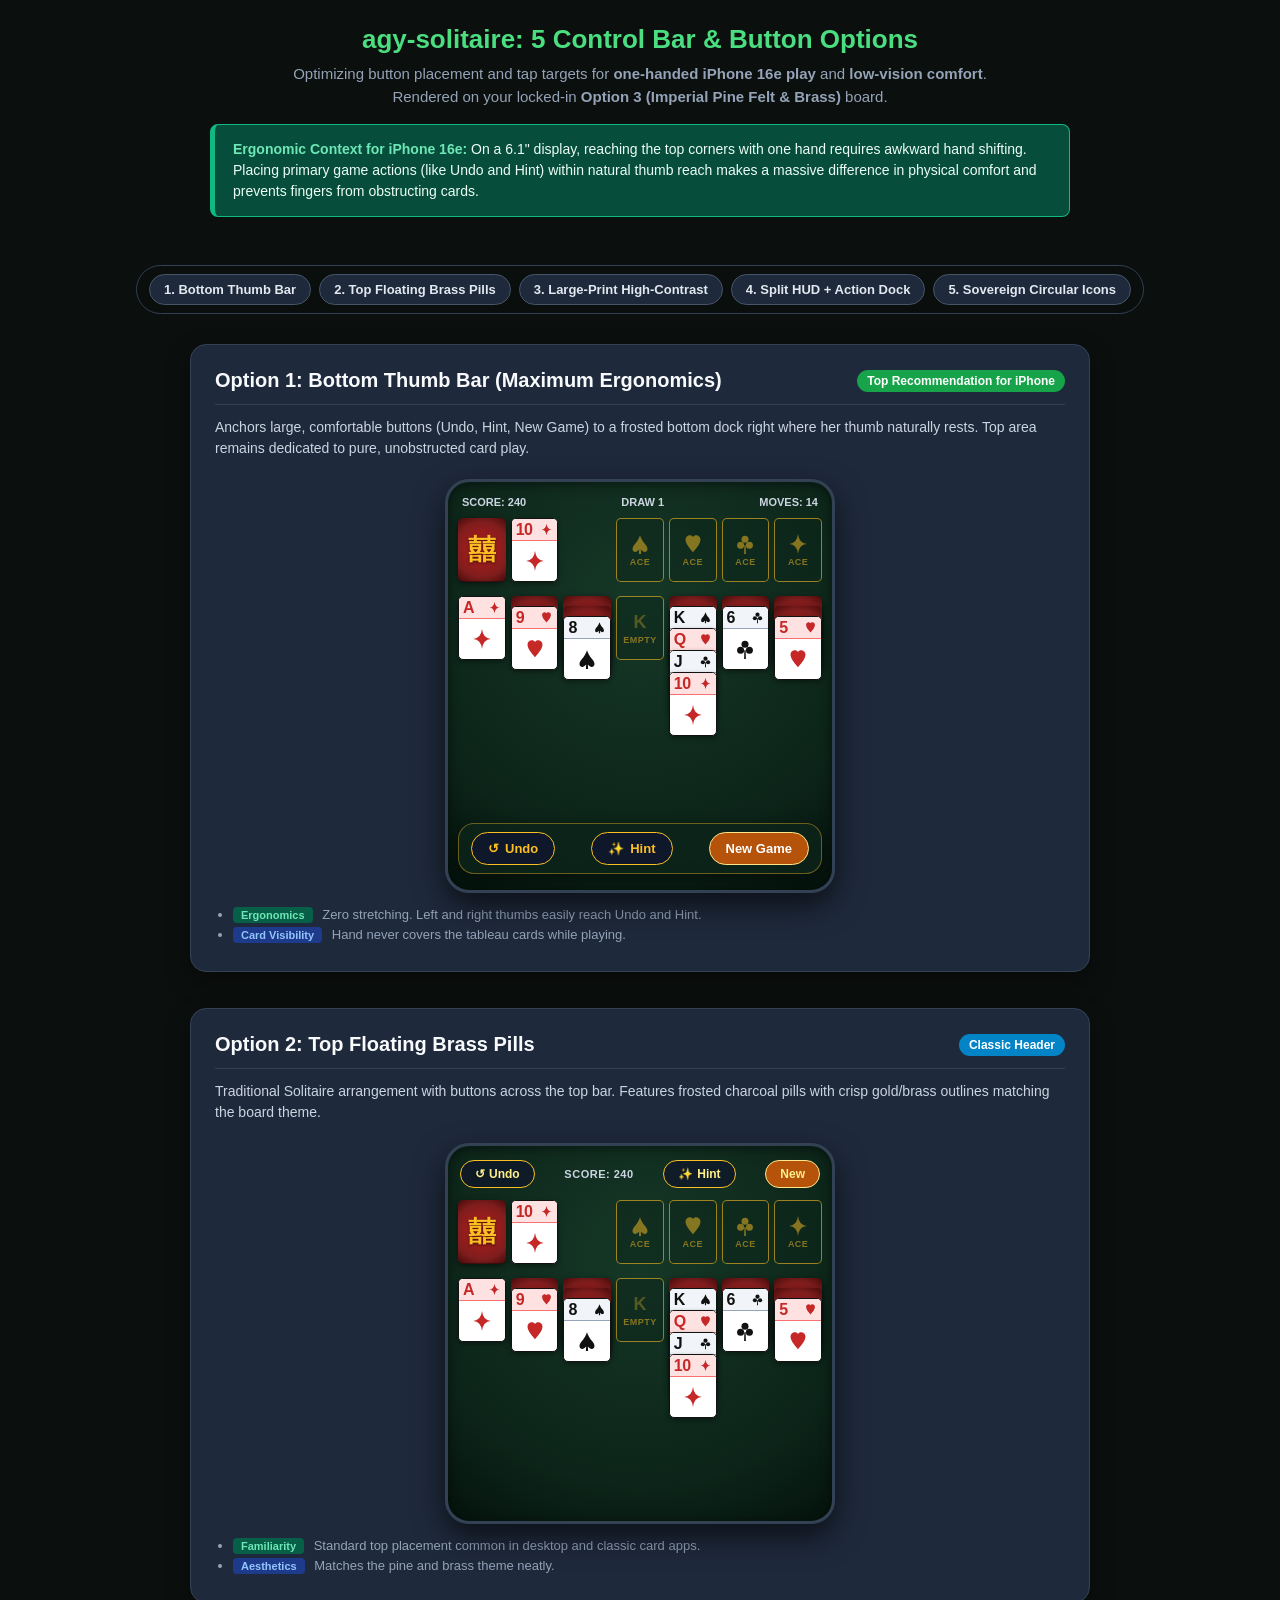
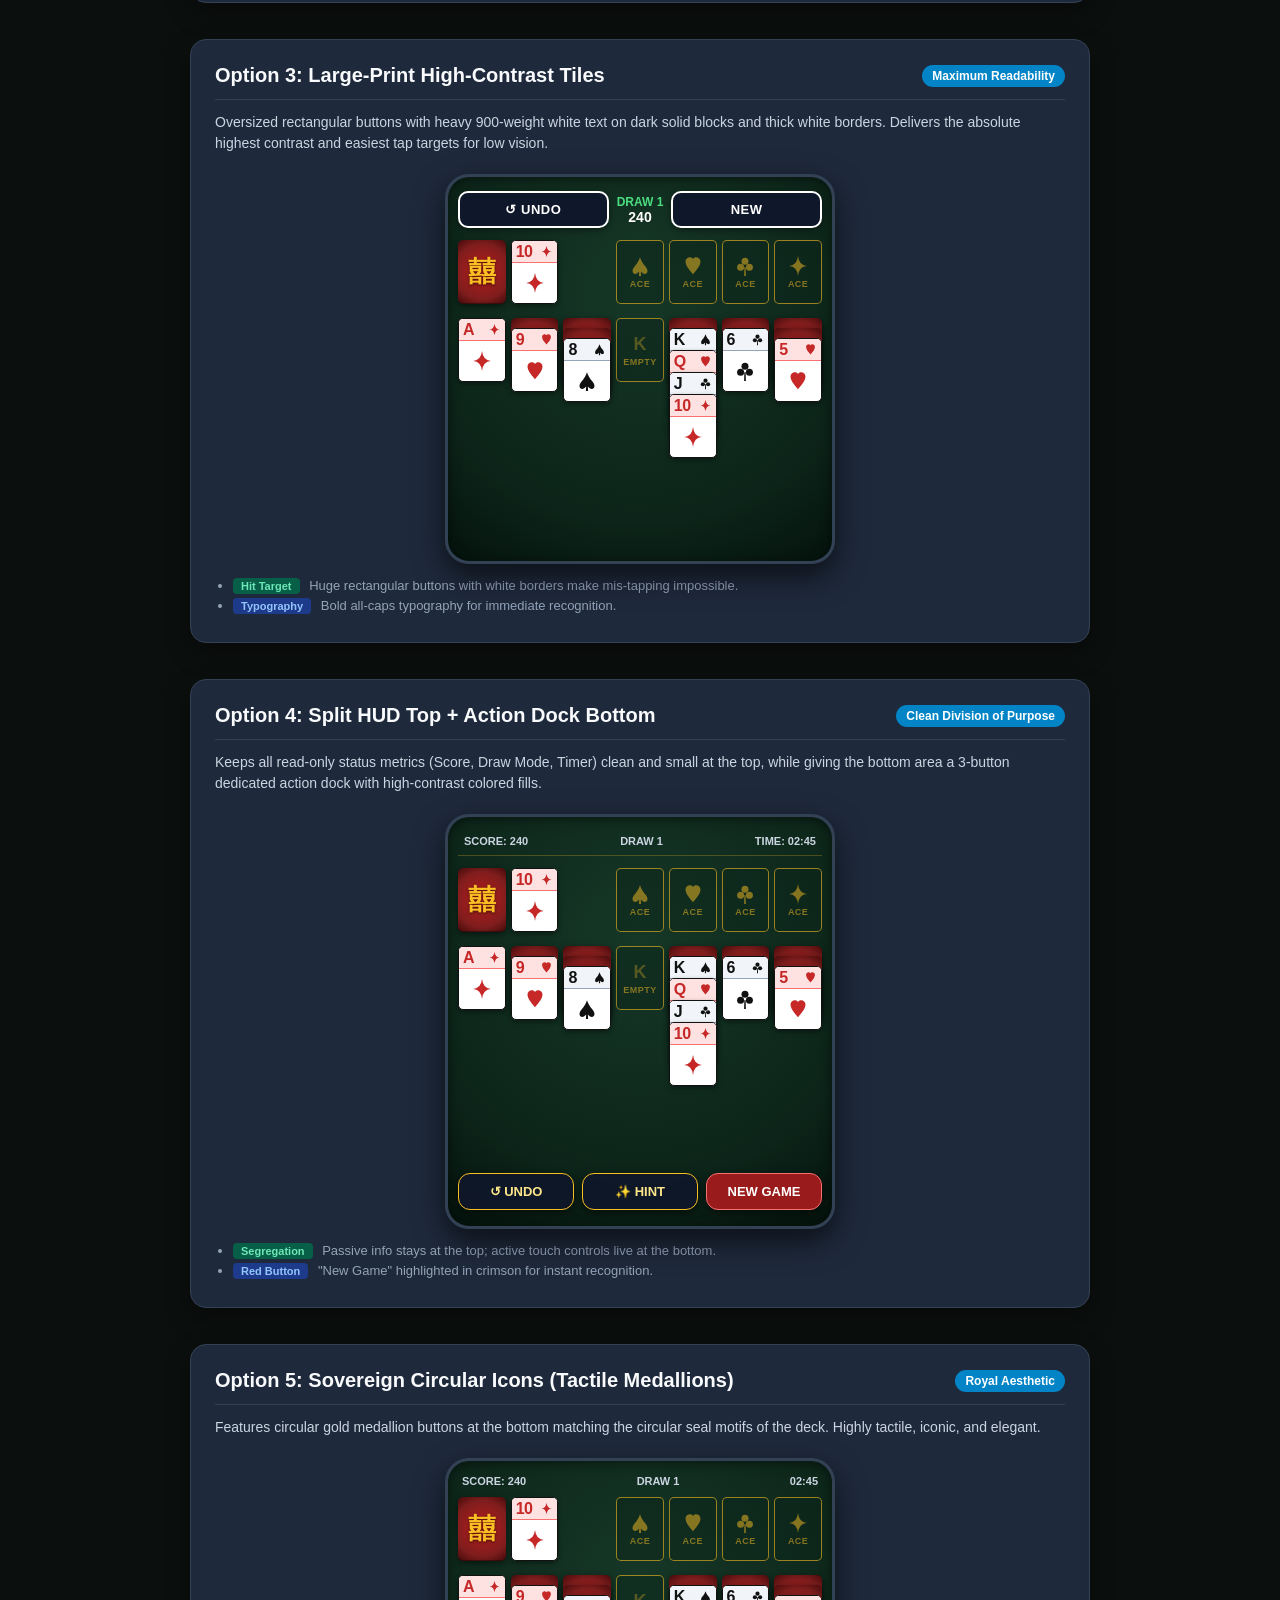
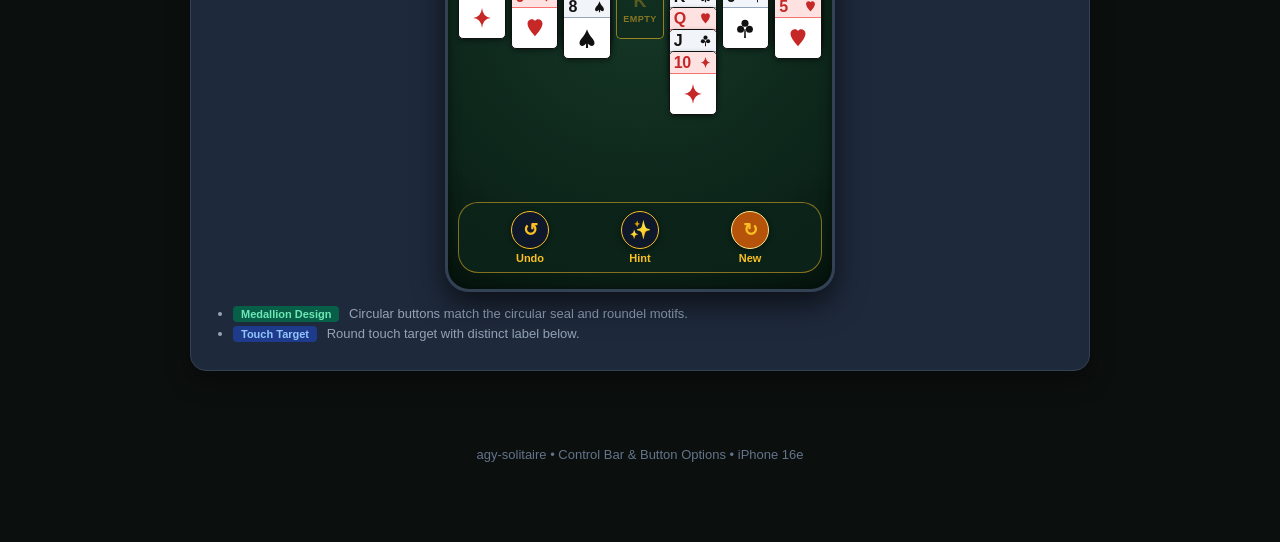
<file: controls-ui-preview.html>
<!DOCTYPE html>
<html lang="en">
<head>
  <meta charset="UTF-8">
  <meta name="viewport" content="width=device-width, initial-scale=1.0">
  <title>agy-solitaire - 5 Control Bar & Button Layout Options</title>
  <style>
    :root {
      --card-red: #c62828;
      --card-black: #111111;
      --ui-bg: #0b0f0d;
      --panel-bg: #1e293b;
      --border-color: #334155;
      /* Option 3 Pine Felt */
      --pine-felt: radial-gradient(circle at 50% 30%, #163827 0%, #0c2419 70%, #05130d 100%);
    }

    * {
      box-sizing: border-box;
      margin: 0;
      padding: 0;
      font-family: -apple-system, BlinkMacSystemFont, "Segoe UI", Roboto, Helvetica, Arial, sans-serif;
    }

    body {
      background-color: var(--ui-bg);
      color: #f0f0f0;
      padding: 24px 16px 80px 16px;
      display: flex;
      flex-direction: column;
      align-items: center;
    }

    header {
      max-width: 900px;
      text-align: center;
      margin-bottom: 24px;
    }

    h1 {
      font-size: 26px;
      margin-bottom: 8px;
      color: #4ade80;
    }

    p.subtitle {
      font-size: 15px;
      color: #94a3b8;
      line-height: 1.5;
    }

    .callout-locked {
      background: #064e3b;
      border: 1px solid #10b981;
      border-left: 5px solid #10b981;
      padding: 14px 18px;
      border-radius: 8px;
      margin: 16px 0 24px 0;
      font-size: 14px;
      color: #ecfdf5;
      text-align: left;
      max-width: 860px;
      line-height: 1.5;
    }

    .callout-locked strong { color: #6ee7b7; }

    .nav-bar {
      display: flex;
      flex-wrap: wrap;
      gap: 8px;
      justify-content: center;
      margin-bottom: 30px;
      position: sticky;
      top: 10px;
      z-index: 100;
      background: rgba(11, 15, 13, 0.95);
      backdrop-filter: blur(10px);
      padding: 8px 12px;
      border-radius: 30px;
      border: 1px solid var(--border-color);
    }

    .nav-btn {
      background: #1e293b;
      color: #e2e8f0;
      border: 1px solid #475569;
      padding: 7px 14px;
      border-radius: 18px;
      font-size: 13px;
      font-weight: 600;
      cursor: pointer;
      text-decoration: none;
      transition: all 0.2s;
    }

    .nav-btn:hover, .nav-btn.active {
      background: #22c55e;
      color: #052e16;
      border-color: #22c55e;
    }

    .section-card {
      background: var(--panel-bg);
      border: 1px solid var(--border-color);
      border-radius: 16px;
      padding: 24px;
      max-width: 900px;
      width: 100%;
      margin-bottom: 36px;
      box-shadow: 0 10px 25px rgba(0,0,0,0.35);
      display: flex;
      flex-direction: column;
      align-items: center;
    }

    .option-header {
      width: 100%;
      display: flex;
      justify-content: space-between;
      align-items: center;
      margin-bottom: 12px;
      border-bottom: 1px solid var(--border-color);
      padding-bottom: 12px;
    }

    .option-title {
      font-size: 20px;
      font-weight: 700;
      color: #f8fafc;
    }

    .option-badge {
      background: #0284c7;
      color: #ffffff;
      padding: 4px 10px;
      border-radius: 12px;
      font-size: 12px;
      font-weight: bold;
    }

    .option-badge.star {
      background: #16a34a;
    }

    .option-desc {
      width: 100%;
      font-size: 14px;
      color: #cbd5e1;
      margin-bottom: 20px;
      line-height: 1.5;
      text-align: left;
    }

    /* iPhone 16e Frame with Option 3 Pine Felt */
    .iphone-board-frame {
      width: 100%;
      max-width: 390px;
      border-radius: 24px;
      border: 3px solid #334155;
      padding: 14px 10px 16px 10px;
      box-shadow: 0 12px 30px rgba(0,0,0,0.6), inset 0 2px 12px rgba(0,0,0,0.5);
      background: var(--pine-felt);
      position: relative;
      overflow: hidden;
      user-select: none;
    }

    /* Top Row Layout */
    .board-top-row {
      display: grid;
      grid-template-columns: repeat(7, 1fr);
      gap: 5px;
      margin-bottom: 14px;
    }

    /* Foundation Slot (Option 3 Brass Frame) */
    .board-slot {
      width: 100%;
      height: 64px;
      border-radius: 5px;
      border: 1.5px solid rgba(251, 191, 36, 0.6);
      background: rgba(12, 36, 25, 0.4);
      color: rgba(251, 191, 36, 0.5);
      display: flex;
      flex-direction: column;
      align-items: center;
      justify-content: center;
    }
    .slot-watermark { width: 22px; height: 22px; }
    .slot-watermark svg { width: 100%; height: 100%; }
    .slot-label { font-size: 9px; font-weight: 800; letter-spacing: 0.5px; margin-top: 2px; text-transform: uppercase; }

    /* Tableau 7 Columns */
    .board-tableau {
      display: grid;
      grid-template-columns: repeat(7, 1fr);
      gap: 5px;
      min-height: 215px;
      margin-bottom: 12px;
    }

    .tableau-col {
      position: relative;
      width: 100%;
      height: 210px;
    }

    /* Face-Up Mini Card */
    .mini-card {
      position: absolute;
      left: 0;
      width: 100%;
      height: 64px;
      background: #ffffff;
      border-radius: 5px;
      border: 1.5px solid #111111;
      box-shadow: 0 2px 5px rgba(0,0,0,0.4);
      overflow: hidden;
      display: flex;
      flex-direction: column;
    }
    .mini-card.red { color: var(--card-red) !important; }
    .mini-card.black { color: var(--card-black) !important; }

    .mini-card-header {
      width: 100%;
      height: 22px;
      display: flex;
      justify-content: space-between;
      align-items: center;
      padding: 0 4px;
      border-bottom: 1.5px solid;
    }
    .mini-card.red .mini-card-header { background: #fee2e2; border-color: #f87171; }
    .mini-card.black .mini-card-header { background: #f1f5f9; border-color: #94a3b8; }

    .mini-rank { font-size: 16px; font-weight: 900; letter-spacing: -0.5px; line-height: 1; }
    .mini-suit-wrap { width: 13px; height: 13px; display: flex; align-items: center; justify-content: center; }
    .mini-suit-wrap svg { width: 100%; height: 100%; }
    .mini-card-center { flex: 1; display: flex; align-items: center; justify-content: center; }
    .mini-center-suit { width: 22px; height: 22px; }
    .mini-center-suit svg { width: 100%; height: 100%; }

    /* Face-Down 4A Double Happiness Back */
    .mini-card-back-4a {
      position: absolute;
      left: 0;
      width: 100%;
      height: 64px;
      border-radius: 5px;
      background: radial-gradient(circle at center, #b91c1c 0%, #7f1d1d 70%, #450a0a 100%);
      box-shadow: 0 2px 6px rgba(0,0,0,0.5);
      overflow: hidden;
      display: flex;
      align-items: center;
      justify-content: center;
      border-bottom: 1px solid rgba(0,0,0,0.4);
    }
    .mini-glyph {
      font-family: "PingFang SC", sans-serif;
      font-size: 28px;
      line-height: 1;
      font-weight: 900;
      color: #fbbf24;
      text-shadow: 0 1px 3px rgba(0,0,0,0.6);
    }

    /* ================================================================= */
    /* UI BUTTON STYLES & LAYOUTS                                        */
    /* ================================================================= */

    /* STYLE 1: BOTTOM THUMB BAR (MAX ERGONOMICS) */
    .ui-bottom-bar-1 {
      width: 100%;
      background: rgba(12, 36, 25, 0.85);
      border: 1.5px solid rgba(251, 191, 36, 0.4);
      border-radius: 16px;
      padding: 8px 12px;
      display: flex;
      justify-content: space-between;
      align-items: center;
      box-shadow: 0 4px 15px rgba(0,0,0,0.5);
      backdrop-filter: blur(8px);
    }
    .btn-thumb-1 {
      background: #0f172a;
      border: 1.5px solid #fbbf24;
      color: #fbbf24;
      padding: 8px 16px;
      border-radius: 20px;
      font-size: 13px;
      font-weight: 800;
      display: flex;
      align-items: center;
      gap: 6px;
      cursor: pointer;
    }
    .btn-thumb-1.primary {
      background: #b45309;
      border-color: #fde68a;
      color: #ffffff;
    }

    /* STYLE 2: TOP FLOATING BRASS PILLS */
    .ui-top-bar-2 {
      display: flex;
      justify-content: space-between;
      align-items: center;
      margin-bottom: 12px;
      padding: 0 2px;
    }
    .btn-pill-2 {
      background: rgba(15, 23, 42, 0.8);
      border: 1.5px solid #fbbf24;
      color: #fef08a;
      padding: 6px 14px;
      border-radius: 16px;
      font-size: 12px;
      font-weight: 800;
      display: flex;
      align-items: center;
      gap: 4px;
    }
    .hud-text-2 {
      font-size: 11px;
      font-weight: 800;
      color: #cbd5e1;
      letter-spacing: 0.5px;
    }

    /* STYLE 3: LARGE-PRINT HIGH-CONTRAST TILES */
    .ui-top-bar-3 {
      display: grid;
      grid-template-columns: 1fr auto 1fr;
      gap: 8px;
      align-items: center;
      margin-bottom: 12px;
    }
    .btn-tile-3 {
      background: #0f172a;
      border: 2px solid #ffffff;
      color: #ffffff;
      padding: 9px 12px;
      border-radius: 10px;
      font-size: 13px;
      font-weight: 900;
      text-align: center;
      letter-spacing: 0.5px;
      box-shadow: 0 2px 6px rgba(0,0,0,0.4);
    }
    .hud-box-3 {
      text-align: center;
      font-size: 12px;
      font-weight: 800;
      color: #4ade80;
    }

    /* STYLE 4: SPLIT HUD TOP + ACTIONS BOTTOM */
    .ui-top-hud-4 {
      display: flex;
      justify-content: space-between;
      align-items: center;
      padding: 4px 6px 8px 6px;
      font-size: 11px;
      font-weight: 800;
      color: #cbd5e1;
      border-bottom: 1px solid rgba(251, 191, 36, 0.25);
      margin-bottom: 12px;
    }
    .ui-bottom-actions-4 {
      display: grid;
      grid-template-columns: 1fr 1fr 1fr;
      gap: 8px;
      width: 100%;
    }
    .btn-split-4 {
      background: rgba(15, 23, 42, 0.9);
      border: 1.5px solid #fbbf24;
      color: #fde68a;
      padding: 10px 8px;
      border-radius: 12px;
      font-size: 13px;
      font-weight: 800;
      text-align: center;
      box-shadow: 0 3px 8px rgba(0,0,0,0.5);
    }
    .btn-split-4.highlight {
      background: #991b1b;
      border-color: #f87171;
      color: #ffffff;
    }

    /* STYLE 5: IMPERIAL SOVEREIGN CIRCULAR ICONS */
    .ui-bottom-bar-5 {
      display: flex;
      justify-content: space-around;
      align-items: center;
      padding: 8px 16px;
      background: rgba(12, 36, 25, 0.9);
      border-radius: 20px;
      border: 1.5px solid rgba(251, 191, 36, 0.5);
    }
    .btn-circle-5 {
      display: flex;
      flex-direction: column;
      align-items: center;
      gap: 3px;
      color: #fbbf24;
      font-size: 11px;
      font-weight: 800;
    }
    .circle-icon-box {
      width: 38px;
      height: 38px;
      border-radius: 50%;
      background: #0f172a;
      border: 1.5px solid #fbbf24;
      display: flex;
      align-items: center;
      justify-content: center;
      font-size: 18px;
      box-shadow: 0 2px 6px rgba(0,0,0,0.4);
    }

    .key-features {
      margin-top: 14px;
      padding-left: 18px;
      font-size: 13px;
      color: #94a3b8;
      width: 100%;
      text-align: left;
    }
    .key-features li { margin-bottom: 4px; }
    .key-features strong { color: #e2e8f0; }

    .tag {
      display: inline-block;
      padding: 2px 8px;
      border-radius: 4px;
      font-size: 11px;
      font-weight: bold;
      margin-right: 6px;
    }
    .tag.highlight { background: #065f46; color: #6ee7b7; }
    .tag.note { background: #1e3a8a; color: #93c5fd; }

    footer {
      text-align: center;
      font-size: 13px;
      color: #64748b;
      margin-top: 40px;
    }
  </style>
</head>
<body>

  <header>
    <h1>agy-solitaire: 5 Control Bar & Button Options</h1>
    <p class="subtitle">
      Optimizing button placement and tap targets for <strong>one-handed iPhone 16e play</strong> and <strong>low-vision comfort</strong>.<br>
      Rendered on your locked-in <strong>Option 3 (Imperial Pine Felt & Brass)</strong> board.
    </p>

    <div class="callout-locked">
      <strong>Ergonomic Context for iPhone 16e:</strong>
      On a 6.1" display, reaching the top corners with one hand requires awkward hand shifting. Placing primary game actions (like Undo and Hint) within natural thumb reach makes a massive difference in physical comfort and prevents fingers from obstructing cards.
    </div>
  </header>

  <nav class="nav-bar">
    <a href="#ui-opt1" class="nav-btn">1. Bottom Thumb Bar</a>
    <a href="#ui-opt2" class="nav-btn">2. Top Floating Brass Pills</a>
    <a href="#ui-opt3" class="nav-btn">3. Large-Print High-Contrast</a>
    <a href="#ui-opt4" class="nav-btn">4. Split HUD + Action Dock</a>
    <a href="#ui-opt5" class="nav-btn">5. Sovereign Circular Icons</a>
  </nav>

  <!-- ================================================================= -->
  <!-- OPTION 1 -->
  <!-- ================================================================= -->
  <section class="section-card" id="ui-opt1">
    <div class="option-header">
      <div class="option-title">Option 1: Bottom Thumb Bar (Maximum Ergonomics)</div>
      <div class="option-badge star">Top Recommendation for iPhone</div>
    </div>
    <p class="option-desc">
      Anchors large, comfortable buttons (Undo, Hint, New Game) to a frosted bottom dock right where her thumb naturally rests. Top area remains dedicated to pure, unobstructed card play.
    </p>

    <div class="iphone-board-frame">
      <!-- Minimalist Status Line Top -->
      <div style="display: flex; justify-content: space-between; font-size: 11px; font-weight: 800; color: #cbd5e1; margin-bottom: 10px; padding: 0 4px;">
        <span>SCORE: 240</span>
        <span>DRAW 1</span>
        <span>MOVES: 14</span>
      </div>

      <!-- Top Row Cards & Slots -->
      <div class="board-top-row">
        <div class="mini-card-back-4a" style="position: relative;"><span class="mini-glyph">囍</span></div>
        <div class="mini-card red" style="position: relative;">
          <div class="mini-card-header"><span class="mini-rank">10</span><div class="mini-suit-wrap"><svg viewBox="0 0 100 100" fill="currentColor"><path d="M 50,5 Q 55,48 90,50 Q 55,52 50,95 Q 45,52 10,50 Q 45,48 50,5 Z"/></svg></div></div>
          <div class="mini-card-center"><div class="mini-center-suit"><svg viewBox="0 0 100 100" fill="currentColor"><path d="M 50,5 Q 55,48 90,50 Q 55,52 50,95 Q 45,52 10,50 Q 45,48 50,5 Z"/></svg></div></div>
        </div>
        <div></div>
        <div class="board-slot"><div class="slot-watermark"><svg viewBox="0 0 100 100" fill="currentColor"><path d="M 50,10 C 46,24 37,38 28,49 C 20,58 16,66 16,73 C 16,81 21,86 28,86 C 35,86 40,82 46,75 L 45,95 L 55,95 L 54,75 C 60,82 65,86 72,86 C 79,86 84,81 84,73 C 84,66 80,58 72,49 C 63,38 54,24 50,10 Z"/></svg></div><span class="slot-label">Ace</span></div>
        <div class="board-slot"><div class="slot-watermark"><svg viewBox="0 0 100 100" fill="currentColor"><path d="M 50,88 C 29,64 16,46 16,30 C 16,17 25,10 36,10 C 42,10 47,13 50,18 C 53,13 58,10 64,10 C 75,10 84,17 84,30 C 84,46 71,64 50,88 Z"/></svg></div><span class="slot-label">Ace</span></div>
        <div class="board-slot"><div class="slot-watermark"><svg viewBox="0 0 100 100" fill="currentColor"><circle cx="50" cy="28" r="16"/><circle cx="30" cy="56" r="16"/><circle cx="70" cy="56" r="16"/><path d="M 47,56 L 46,95 L 54,95 L 53,56 Z"/></svg></div><span class="slot-label">Ace</span></div>
        <div class="board-slot"><div class="slot-watermark"><svg viewBox="0 0 100 100" fill="currentColor"><path d="M 50,5 Q 55,48 90,50 Q 55,52 50,95 Q 45,52 10,50 Q 45,48 50,5 Z"/></svg></div><span class="slot-label">Ace</span></div>
      </div>

      <!-- Tableau -->
      <div class="board-tableau">
        <div class="tableau-col"><div class="mini-card red" style="top: 0px; z-index: 1;"><div class="mini-card-header"><span class="mini-rank">A</span><div class="mini-suit-wrap"><svg viewBox="0 0 100 100" fill="currentColor"><path d="M 50,5 Q 55,48 90,50 Q 55,52 50,95 Q 45,52 10,50 Q 45,48 50,5 Z"/></svg></div></div><div class="mini-card-center"><div class="mini-center-suit"><svg viewBox="0 0 100 100" fill="currentColor"><path d="M 50,5 Q 55,48 90,50 Q 55,52 50,95 Q 45,52 10,50 Q 45,48 50,5 Z"/></svg></div></div></div></div>
        <div class="tableau-col"><div class="mini-card-back-4a" style="top: 0px; z-index: 1;"><span class="mini-glyph">囍</span></div><div class="mini-card red" style="top: 10px; z-index: 2;"><div class="mini-card-header"><span class="mini-rank">9</span><div class="mini-suit-wrap"><svg viewBox="0 0 100 100" fill="currentColor"><path d="M 50,88 C 29,64 16,46 16,30 C 16,17 25,10 36,10 C 42,10 47,13 50,18 C 53,13 58,10 64,10 C 75,10 84,17 84,30 C 84,46 71,64 50,88 Z"/></svg></div></div><div class="mini-card-center"><div class="mini-center-suit"><svg viewBox="0 0 100 100" fill="currentColor"><path d="M 50,88 C 29,64 16,46 16,30 C 16,17 25,10 36,10 C 42,10 47,13 50,18 C 53,13 58,10 64,10 C 75,10 84,17 84,30 C 84,46 71,64 50,88 Z"/></svg></div></div></div></div>
        <div class="tableau-col"><div class="mini-card-back-4a" style="top: 0px; z-index: 1;"><span class="mini-glyph">囍</span></div><div class="mini-card-back-4a" style="top: 10px; z-index: 2;"><span class="mini-glyph">囍</span></div><div class="mini-card black" style="top: 20px; z-index: 3;"><div class="mini-card-header"><span class="mini-rank">8</span><div class="mini-suit-wrap"><svg viewBox="0 0 100 100" fill="currentColor"><path d="M 50,10 C 46,24 37,38 28,49 C 20,58 16,66 16,73 C 16,81 21,86 28,86 C 35,86 40,82 46,75 L 45,95 L 55,95 L 54,75 C 60,82 65,86 72,86 C 79,86 84,81 84,73 C 84,66 80,58 72,49 C 63,38 54,24 50,10 Z"/></svg></div></div><div class="mini-card-center"><div class="mini-center-suit"><svg viewBox="0 0 100 100" fill="currentColor"><path d="M 50,10 C 46,24 37,38 28,49 C 20,58 16,66 16,73 C 16,81 21,86 28,86 C 35,86 40,82 46,75 L 45,95 L 55,95 L 54,75 C 60,82 65,86 72,86 C 79,86 84,81 84,73 C 84,66 80,58 72,49 C 63,38 54,24 50,10 Z"/></svg></div></div></div></div>
        <div class="tableau-col"><div class="board-slot" style="position: absolute; top: 0; left: 0;"><span style="font-size: 18px; font-weight: 900; opacity: 0.6;">K</span><span class="slot-label">Empty</span></div></div>
        <div class="tableau-col">
          <div class="mini-card-back-4a" style="top: 0px; z-index: 1;"><span class="mini-glyph">囍</span></div>
          <div class="mini-card black" style="top: 10px; z-index: 2;"><div class="mini-card-header"><span class="mini-rank">K</span><div class="mini-suit-wrap"><svg viewBox="0 0 100 100" fill="currentColor"><path d="M 50,10 C 46,24 37,38 28,49 C 20,58 16,66 16,73 C 16,81 21,86 28,86 C 35,86 40,82 46,75 L 45,95 L 55,95 L 54,75 C 60,82 65,86 72,86 C 79,86 84,81 84,73 C 84,66 80,58 72,49 C 63,38 54,24 50,10 Z"/></svg></div></div></div>
          <div class="mini-card red" style="top: 32px; z-index: 3;"><div class="mini-card-header"><span class="mini-rank">Q</span><div class="mini-suit-wrap"><svg viewBox="0 0 100 100" fill="currentColor"><path d="M 50,88 C 29,64 16,46 16,30 C 16,17 25,10 36,10 C 42,10 47,13 50,18 C 53,13 58,10 64,10 C 75,10 84,17 84,30 C 84,46 71,64 50,88 Z"/></svg></div></div></div>
          <div class="mini-card black" style="top: 54px; z-index: 4;"><div class="mini-card-header"><span class="mini-rank">J</span><div class="mini-suit-wrap"><svg viewBox="0 0 100 100" fill="currentColor"><circle cx="50" cy="28" r="16"/><circle cx="30" cy="56" r="16"/><circle cx="70" cy="56" r="16"/><path d="M 47,56 L 46,95 L 54,95 L 53,56 Z"/></svg></div></div></div>
          <div class="mini-card red" style="top: 76px; z-index: 5;"><div class="mini-card-header"><span class="mini-rank">10</span><div class="mini-suit-wrap"><svg viewBox="0 0 100 100" fill="currentColor"><path d="M 50,5 Q 55,48 90,50 Q 55,52 50,95 Q 45,52 10,50 Q 45,48 50,5 Z"/></svg></div></div><div class="mini-card-center"><div class="mini-center-suit"><svg viewBox="0 0 100 100" fill="currentColor"><path d="M 50,5 Q 55,48 90,50 Q 55,52 50,95 Q 45,52 10,50 Q 45,48 50,5 Z"/></svg></div></div></div>
        </div>
        <div class="tableau-col"><div class="mini-card-back-4a" style="top: 0px; z-index: 1;"><span class="mini-glyph">囍</span></div><div class="mini-card black" style="top: 10px; z-index: 2;"><div class="mini-card-header"><span class="mini-rank">6</span><div class="mini-suit-wrap"><svg viewBox="0 0 100 100" fill="currentColor"><circle cx="50" cy="28" r="16"/><circle cx="30" cy="56" r="16"/><circle cx="70" cy="56" r="16"/><path d="M 47,56 L 46,95 L 54,95 L 53,56 Z"/></svg></div></div><div class="mini-card-center"><div class="mini-center-suit"><svg viewBox="0 0 100 100" fill="currentColor"><circle cx="50" cy="28" r="16"/><circle cx="30" cy="56" r="16"/><circle cx="70" cy="56" r="16"/><path d="M 47,56 L 46,95 L 54,95 L 53,56 Z"/></svg></div></div></div></div>
        <div class="tableau-col"><div class="mini-card-back-4a" style="top: 0px; z-index: 1;"><span class="mini-glyph">囍</span></div><div class="mini-card-back-4a" style="top: 10px; z-index: 2;"><span class="mini-glyph">囍</span></div><div class="mini-card red" style="top: 20px; z-index: 3;"><div class="mini-card-header"><span class="mini-rank">5</span><div class="mini-suit-wrap"><svg viewBox="0 0 100 100" fill="currentColor"><path d="M 50,88 C 29,64 16,46 16,30 C 16,17 25,10 36,10 C 42,10 47,13 50,18 C 53,13 58,10 64,10 C 75,10 84,17 84,30 C 84,46 71,64 50,88 Z"/></svg></div></div><div class="mini-card-center"><div class="mini-center-suit"><svg viewBox="0 0 100 100" fill="currentColor"><path d="M 50,88 C 29,64 16,46 16,30 C 16,17 25,10 36,10 C 42,10 47,13 50,18 C 53,13 58,10 64,10 C 75,10 84,17 84,30 C 84,46 71,64 50,88 Z"/></svg></div></div></div></div>
      </div>

      <!-- BOTTOM THUMB BAR (STYLE 1) -->
      <div class="ui-bottom-bar-1">
        <button class="btn-thumb-1"><span>&#x21BA;</span> Undo</button>
        <button class="btn-thumb-1"><span>&#x2728;</span> Hint</button>
        <button class="btn-thumb-1 primary">New Game</button>
      </div>
    </div>

    <ul class="key-features">
      <li><span class="tag highlight">Ergonomics</span> Zero stretching. Left and right thumbs easily reach Undo and Hint.</li>
      <li><span class="tag note">Card Visibility</span> Hand never covers the tableau cards while playing.</li>
    </ul>
  </section>

  <!-- ================================================================= -->
  <!-- OPTION 2 -->
  <!-- ================================================================= -->
  <section class="section-card" id="ui-opt2">
    <div class="option-header">
      <div class="option-title">Option 2: Top Floating Brass Pills</div>
      <div class="option-badge">Classic Header</div>
    </div>
    <p class="option-desc">
      Traditional Solitaire arrangement with buttons across the top bar. Features frosted charcoal pills with crisp gold/brass outlines matching the board theme.
    </p>

    <div class="iphone-board-frame">
      <!-- TOP FLOATING PILLS (STYLE 2) -->
      <div class="ui-top-bar-2">
        <div class="btn-pill-2"><span>&#x21BA;</span> Undo</div>
        <div class="hud-text-2">SCORE: 240</div>
        <div class="btn-pill-2"><span>&#x2728;</span> Hint</div>
        <div class="btn-pill-2" style="background: #b45309; border-color: #fde68a;">New</div>
      </div>

      <!-- Top Row Cards -->
      <div class="board-top-row">
        <div class="mini-card-back-4a" style="position: relative;"><span class="mini-glyph">囍</span></div>
        <div class="mini-card red" style="position: relative;">
          <div class="mini-card-header"><span class="mini-rank">10</span><div class="mini-suit-wrap"><svg viewBox="0 0 100 100" fill="currentColor"><path d="M 50,5 Q 55,48 90,50 Q 55,52 50,95 Q 45,52 10,50 Q 45,48 50,5 Z"/></svg></div></div>
          <div class="mini-card-center"><div class="mini-center-suit"><svg viewBox="0 0 100 100" fill="currentColor"><path d="M 50,5 Q 55,48 90,50 Q 55,52 50,95 Q 45,52 10,50 Q 45,48 50,5 Z"/></svg></div></div>
        </div>
        <div></div>
        <div class="board-slot"><div class="slot-watermark"><svg viewBox="0 0 100 100" fill="currentColor"><path d="M 50,10 C 46,24 37,38 28,49 C 20,58 16,66 16,73 C 16,81 21,86 28,86 C 35,86 40,82 46,75 L 45,95 L 55,95 L 54,75 C 60,82 65,86 72,86 C 79,86 84,81 84,73 C 84,66 80,58 72,49 C 63,38 54,24 50,10 Z"/></svg></div><span class="slot-label">Ace</span></div>
        <div class="board-slot"><div class="slot-watermark"><svg viewBox="0 0 100 100" fill="currentColor"><path d="M 50,88 C 29,64 16,46 16,30 C 16,17 25,10 36,10 C 42,10 47,13 50,18 C 53,13 58,10 64,10 C 75,10 84,17 84,30 C 84,46 71,64 50,88 Z"/></svg></div><span class="slot-label">Ace</span></div>
        <div class="board-slot"><div class="slot-watermark"><svg viewBox="0 0 100 100" fill="currentColor"><circle cx="50" cy="28" r="16"/><circle cx="30" cy="56" r="16"/><circle cx="70" cy="56" r="16"/><path d="M 47,56 L 46,95 L 54,95 L 53,56 Z"/></svg></div><span class="slot-label">Ace</span></div>
        <div class="board-slot"><div class="slot-watermark"><svg viewBox="0 0 100 100" fill="currentColor"><path d="M 50,5 Q 55,48 90,50 Q 55,52 50,95 Q 45,52 10,50 Q 45,48 50,5 Z"/></svg></div><span class="slot-label">Ace</span></div>
      </div>

      <!-- Tableau -->
      <div class="board-tableau">
        <div class="tableau-col"><div class="mini-card red" style="top: 0px; z-index: 1;"><div class="mini-card-header"><span class="mini-rank">A</span><div class="mini-suit-wrap"><svg viewBox="0 0 100 100" fill="currentColor"><path d="M 50,5 Q 55,48 90,50 Q 55,52 50,95 Q 45,52 10,50 Q 45,48 50,5 Z"/></svg></div></div><div class="mini-card-center"><div class="mini-center-suit"><svg viewBox="0 0 100 100" fill="currentColor"><path d="M 50,5 Q 55,48 90,50 Q 55,52 50,95 Q 45,52 10,50 Q 45,48 50,5 Z"/></svg></div></div></div></div>
        <div class="tableau-col"><div class="mini-card-back-4a" style="top: 0px; z-index: 1;"><span class="mini-glyph">囍</span></div><div class="mini-card red" style="top: 10px; z-index: 2;"><div class="mini-card-header"><span class="mini-rank">9</span><div class="mini-suit-wrap"><svg viewBox="0 0 100 100" fill="currentColor"><path d="M 50,88 C 29,64 16,46 16,30 C 16,17 25,10 36,10 C 42,10 47,13 50,18 C 53,13 58,10 64,10 C 75,10 84,17 84,30 C 84,46 71,64 50,88 Z"/></svg></div></div><div class="mini-card-center"><div class="mini-center-suit"><svg viewBox="0 0 100 100" fill="currentColor"><path d="M 50,88 C 29,64 16,46 16,30 C 16,17 25,10 36,10 C 42,10 47,13 50,18 C 53,13 58,10 64,10 C 75,10 84,17 84,30 C 84,46 71,64 50,88 Z"/></svg></div></div></div></div>
        <div class="tableau-col"><div class="mini-card-back-4a" style="top: 0px; z-index: 1;"><span class="mini-glyph">囍</span></div><div class="mini-card-back-4a" style="top: 10px; z-index: 2;"><span class="mini-glyph">囍</span></div><div class="mini-card black" style="top: 20px; z-index: 3;"><div class="mini-card-header"><span class="mini-rank">8</span><div class="mini-suit-wrap"><svg viewBox="0 0 100 100" fill="currentColor"><path d="M 50,10 C 46,24 37,38 28,49 C 20,58 16,66 16,73 C 16,81 21,86 28,86 C 35,86 40,82 46,75 L 45,95 L 55,95 L 54,75 C 60,82 65,86 72,86 C 79,86 84,81 84,73 C 84,66 80,58 72,49 C 63,38 54,24 50,10 Z"/></svg></div></div><div class="mini-card-center"><div class="mini-center-suit"><svg viewBox="0 0 100 100" fill="currentColor"><path d="M 50,10 C 46,24 37,38 28,49 C 20,58 16,66 16,73 C 16,81 21,86 28,86 C 35,86 40,82 46,75 L 45,95 L 55,95 L 54,75 C 60,82 65,86 72,86 C 79,86 84,81 84,73 C 84,66 80,58 72,49 C 63,38 54,24 50,10 Z"/></svg></div></div></div></div>
        <div class="tableau-col"><div class="board-slot" style="position: absolute; top: 0; left: 0;"><span style="font-size: 18px; font-weight: 900; opacity: 0.6;">K</span><span class="slot-label">Empty</span></div></div>
        <div class="tableau-col">
          <div class="mini-card-back-4a" style="top: 0px; z-index: 1;"><span class="mini-glyph">囍</span></div>
          <div class="mini-card black" style="top: 10px; z-index: 2;"><div class="mini-card-header"><span class="mini-rank">K</span><div class="mini-suit-wrap"><svg viewBox="0 0 100 100" fill="currentColor"><path d="M 50,10 C 46,24 37,38 28,49 C 20,58 16,66 16,73 C 16,81 21,86 28,86 C 35,86 40,82 46,75 L 45,95 L 55,95 L 54,75 C 60,82 65,86 72,86 C 79,86 84,81 84,73 C 84,66 80,58 72,49 C 63,38 54,24 50,10 Z"/></svg></div></div></div>
          <div class="mini-card red" style="top: 32px; z-index: 3;"><div class="mini-card-header"><span class="mini-rank">Q</span><div class="mini-suit-wrap"><svg viewBox="0 0 100 100" fill="currentColor"><path d="M 50,88 C 29,64 16,46 16,30 C 16,17 25,10 36,10 C 42,10 47,13 50,18 C 53,13 58,10 64,10 C 75,10 84,17 84,30 C 84,46 71,64 50,88 Z"/></svg></div></div></div>
          <div class="mini-card black" style="top: 54px; z-index: 4;"><div class="mini-card-header"><span class="mini-rank">J</span><div class="mini-suit-wrap"><svg viewBox="0 0 100 100" fill="currentColor"><circle cx="50" cy="28" r="16"/><circle cx="30" cy="56" r="16"/><circle cx="70" cy="56" r="16"/><path d="M 47,56 L 46,95 L 54,95 L 53,56 Z"/></svg></div></div></div>
          <div class="mini-card red" style="top: 76px; z-index: 5;"><div class="mini-card-header"><span class="mini-rank">10</span><div class="mini-suit-wrap"><svg viewBox="0 0 100 100" fill="currentColor"><path d="M 50,5 Q 55,48 90,50 Q 55,52 50,95 Q 45,52 10,50 Q 45,48 50,5 Z"/></svg></div></div><div class="mini-card-center"><div class="mini-center-suit"><svg viewBox="0 0 100 100" fill="currentColor"><path d="M 50,5 Q 55,48 90,50 Q 55,52 50,95 Q 45,52 10,50 Q 45,48 50,5 Z"/></svg></div></div></div>
        </div>
        <div class="tableau-col"><div class="mini-card-back-4a" style="top: 0px; z-index: 1;"><span class="mini-glyph">囍</span></div><div class="mini-card black" style="top: 10px; z-index: 2;"><div class="mini-card-header"><span class="mini-rank">6</span><div class="mini-suit-wrap"><svg viewBox="0 0 100 100" fill="currentColor"><circle cx="50" cy="28" r="16"/><circle cx="30" cy="56" r="16"/><circle cx="70" cy="56" r="16"/><path d="M 47,56 L 46,95 L 54,95 L 53,56 Z"/></svg></div></div><div class="mini-card-center"><div class="mini-center-suit"><svg viewBox="0 0 100 100" fill="currentColor"><circle cx="50" cy="28" r="16"/><circle cx="30" cy="56" r="16"/><circle cx="70" cy="56" r="16"/><path d="M 47,56 L 46,95 L 54,95 L 53,56 Z"/></svg></div></div></div></div>
        <div class="tableau-col"><div class="mini-card-back-4a" style="top: 0px; z-index: 1;"><span class="mini-glyph">囍</span></div><div class="mini-card-back-4a" style="top: 10px; z-index: 2;"><span class="mini-glyph">囍</span></div><div class="mini-card red" style="top: 20px; z-index: 3;"><div class="mini-card-header"><span class="mini-rank">5</span><div class="mini-suit-wrap"><svg viewBox="0 0 100 100" fill="currentColor"><path d="M 50,88 C 29,64 16,46 16,30 C 16,17 25,10 36,10 C 42,10 47,13 50,18 C 53,13 58,10 64,10 C 75,10 84,17 84,30 C 84,46 71,64 50,88 Z"/></svg></div></div><div class="mini-card-center"><div class="mini-center-suit"><svg viewBox="0 0 100 100" fill="currentColor"><path d="M 50,88 C 29,64 16,46 16,30 C 16,17 25,10 36,10 C 42,10 47,13 50,18 C 53,13 58,10 64,10 C 75,10 84,17 84,30 C 84,46 71,64 50,88 Z"/></svg></div></div></div></div>
      </div>
    </div>

    <ul class="key-features">
      <li><span class="tag highlight">Familiarity</span> Standard top placement common in desktop and classic card apps.</li>
      <li><span class="tag note">Aesthetics</span> Matches the pine and brass theme neatly.</li>
    </ul>
  </section>

  <!-- ================================================================= -->
  <!-- OPTION 3 -->
  <!-- ================================================================= -->
  <section class="section-card" id="ui-opt3">
    <div class="option-header">
      <div class="option-title">Option 3: Large-Print High-Contrast Tiles</div>
      <div class="option-badge">Maximum Readability</div>
    </div>
    <p class="option-desc">
      Oversized rectangular buttons with heavy 900-weight white text on dark solid blocks and thick white borders. Delivers the absolute highest contrast and easiest tap targets for low vision.
    </p>

    <div class="iphone-board-frame">
      <!-- HIGH CONTRAST TILES TOP (STYLE 3) -->
      <div class="ui-top-bar-3">
        <div class="btn-tile-3">&#x21BA; UNDO</div>
        <div class="hud-box-3">DRAW 1<br><span style="color: #fff; font-size: 14px;">240</span></div>
        <div class="btn-tile-3">NEW</div>
      </div>

      <!-- Top Row Cards -->
      <div class="board-top-row">
        <div class="mini-card-back-4a" style="position: relative;"><span class="mini-glyph">囍</span></div>
        <div class="mini-card red" style="position: relative;">
          <div class="mini-card-header"><span class="mini-rank">10</span><div class="mini-suit-wrap"><svg viewBox="0 0 100 100" fill="currentColor"><path d="M 50,5 Q 55,48 90,50 Q 55,52 50,95 Q 45,52 10,50 Q 45,48 50,5 Z"/></svg></div></div>
          <div class="mini-card-center"><div class="mini-center-suit"><svg viewBox="0 0 100 100" fill="currentColor"><path d="M 50,5 Q 55,48 90,50 Q 55,52 50,95 Q 45,52 10,50 Q 45,48 50,5 Z"/></svg></div></div>
        </div>
        <div></div>
        <div class="board-slot"><div class="slot-watermark"><svg viewBox="0 0 100 100" fill="currentColor"><path d="M 50,10 C 46,24 37,38 28,49 C 20,58 16,66 16,73 C 16,81 21,86 28,86 C 35,86 40,82 46,75 L 45,95 L 55,95 L 54,75 C 60,82 65,86 72,86 C 79,86 84,81 84,73 C 84,66 80,58 72,49 C 63,38 54,24 50,10 Z"/></svg></div><span class="slot-label">Ace</span></div>
        <div class="board-slot"><div class="slot-watermark"><svg viewBox="0 0 100 100" fill="currentColor"><path d="M 50,88 C 29,64 16,46 16,30 C 16,17 25,10 36,10 C 42,10 47,13 50,18 C 53,13 58,10 64,10 C 75,10 84,17 84,30 C 84,46 71,64 50,88 Z"/></svg></div><span class="slot-label">Ace</span></div>
        <div class="board-slot"><div class="slot-watermark"><svg viewBox="0 0 100 100" fill="currentColor"><circle cx="50" cy="28" r="16"/><circle cx="30" cy="56" r="16"/><circle cx="70" cy="56" r="16"/><path d="M 47,56 L 46,95 L 54,95 L 53,56 Z"/></svg></div><span class="slot-label">Ace</span></div>
        <div class="board-slot"><div class="slot-watermark"><svg viewBox="0 0 100 100" fill="currentColor"><path d="M 50,5 Q 55,48 90,50 Q 55,52 50,95 Q 45,52 10,50 Q 45,48 50,5 Z"/></svg></div><span class="slot-label">Ace</span></div>
      </div>

      <!-- Tableau -->
      <div class="board-tableau">
        <div class="tableau-col"><div class="mini-card red" style="top: 0px; z-index: 1;"><div class="mini-card-header"><span class="mini-rank">A</span><div class="mini-suit-wrap"><svg viewBox="0 0 100 100" fill="currentColor"><path d="M 50,5 Q 55,48 90,50 Q 55,52 50,95 Q 45,52 10,50 Q 45,48 50,5 Z"/></svg></div></div><div class="mini-card-center"><div class="mini-center-suit"><svg viewBox="0 0 100 100" fill="currentColor"><path d="M 50,5 Q 55,48 90,50 Q 55,52 50,95 Q 45,52 10,50 Q 45,48 50,5 Z"/></svg></div></div></div></div>
        <div class="tableau-col"><div class="mini-card-back-4a" style="top: 0px; z-index: 1;"><span class="mini-glyph">囍</span></div><div class="mini-card red" style="top: 10px; z-index: 2;"><div class="mini-card-header"><span class="mini-rank">9</span><div class="mini-suit-wrap"><svg viewBox="0 0 100 100" fill="currentColor"><path d="M 50,88 C 29,64 16,46 16,30 C 16,17 25,10 36,10 C 42,10 47,13 50,18 C 53,13 58,10 64,10 C 75,10 84,17 84,30 C 84,46 71,64 50,88 Z"/></svg></div></div><div class="mini-card-center"><div class="mini-center-suit"><svg viewBox="0 0 100 100" fill="currentColor"><path d="M 50,88 C 29,64 16,46 16,30 C 16,17 25,10 36,10 C 42,10 47,13 50,18 C 53,13 58,10 64,10 C 75,10 84,17 84,30 C 84,46 71,64 50,88 Z"/></svg></div></div></div></div>
        <div class="tableau-col"><div class="mini-card-back-4a" style="top: 0px; z-index: 1;"><span class="mini-glyph">囍</span></div><div class="mini-card-back-4a" style="top: 10px; z-index: 2;"><span class="mini-glyph">囍</span></div><div class="mini-card black" style="top: 20px; z-index: 3;"><div class="mini-card-header"><span class="mini-rank">8</span><div class="mini-suit-wrap"><svg viewBox="0 0 100 100" fill="currentColor"><path d="M 50,10 C 46,24 37,38 28,49 C 20,58 16,66 16,73 C 16,81 21,86 28,86 C 35,86 40,82 46,75 L 45,95 L 55,95 L 54,75 C 60,82 65,86 72,86 C 79,86 84,81 84,73 C 84,66 80,58 72,49 C 63,38 54,24 50,10 Z"/></svg></div></div><div class="mini-card-center"><div class="mini-center-suit"><svg viewBox="0 0 100 100" fill="currentColor"><path d="M 50,10 C 46,24 37,38 28,49 C 20,58 16,66 16,73 C 16,81 21,86 28,86 C 35,86 40,82 46,75 L 45,95 L 55,95 L 54,75 C 60,82 65,86 72,86 C 79,86 84,81 84,73 C 84,66 80,58 72,49 C 63,38 54,24 50,10 Z"/></svg></div></div></div></div>
        <div class="tableau-col"><div class="board-slot" style="position: absolute; top: 0; left: 0;"><span style="font-size: 18px; font-weight: 900; opacity: 0.6;">K</span><span class="slot-label">Empty</span></div></div>
        <div class="tableau-col">
          <div class="mini-card-back-4a" style="top: 0px; z-index: 1;"><span class="mini-glyph">囍</span></div>
          <div class="mini-card black" style="top: 10px; z-index: 2;"><div class="mini-card-header"><span class="mini-rank">K</span><div class="mini-suit-wrap"><svg viewBox="0 0 100 100" fill="currentColor"><path d="M 50,10 C 46,24 37,38 28,49 C 20,58 16,66 16,73 C 16,81 21,86 28,86 C 35,86 40,82 46,75 L 45,95 L 55,95 L 54,75 C 60,82 65,86 72,86 C 79,86 84,81 84,73 C 84,66 80,58 72,49 C 63,38 54,24 50,10 Z"/></svg></div></div></div>
          <div class="mini-card red" style="top: 32px; z-index: 3;"><div class="mini-card-header"><span class="mini-rank">Q</span><div class="mini-suit-wrap"><svg viewBox="0 0 100 100" fill="currentColor"><path d="M 50,88 C 29,64 16,46 16,30 C 16,17 25,10 36,10 C 42,10 47,13 50,18 C 53,13 58,10 64,10 C 75,10 84,17 84,30 C 84,46 71,64 50,88 Z"/></svg></div></div></div>
          <div class="mini-card black" style="top: 54px; z-index: 4;"><div class="mini-card-header"><span class="mini-rank">J</span><div class="mini-suit-wrap"><svg viewBox="0 0 100 100" fill="currentColor"><circle cx="50" cy="28" r="16"/><circle cx="30" cy="56" r="16"/><circle cx="70" cy="56" r="16"/><path d="M 47,56 L 46,95 L 54,95 L 53,56 Z"/></svg></div></div></div>
          <div class="mini-card red" style="top: 76px; z-index: 5;"><div class="mini-card-header"><span class="mini-rank">10</span><div class="mini-suit-wrap"><svg viewBox="0 0 100 100" fill="currentColor"><path d="M 50,5 Q 55,48 90,50 Q 55,52 50,95 Q 45,52 10,50 Q 45,48 50,5 Z"/></svg></div></div><div class="mini-card-center"><div class="mini-center-suit"><svg viewBox="0 0 100 100" fill="currentColor"><path d="M 50,5 Q 55,48 90,50 Q 55,52 50,95 Q 45,52 10,50 Q 45,48 50,5 Z"/></svg></div></div></div>
        </div>
        <div class="tableau-col"><div class="mini-card-back-4a" style="top: 0px; z-index: 1;"><span class="mini-glyph">囍</span></div><div class="mini-card black" style="top: 10px; z-index: 2;"><div class="mini-card-header"><span class="mini-rank">6</span><div class="mini-suit-wrap"><svg viewBox="0 0 100 100" fill="currentColor"><circle cx="50" cy="28" r="16"/><circle cx="30" cy="56" r="16"/><circle cx="70" cy="56" r="16"/><path d="M 47,56 L 46,95 L 54,95 L 53,56 Z"/></svg></div></div><div class="mini-card-center"><div class="mini-center-suit"><svg viewBox="0 0 100 100" fill="currentColor"><circle cx="50" cy="28" r="16"/><circle cx="30" cy="56" r="16"/><circle cx="70" cy="56" r="16"/><path d="M 47,56 L 46,95 L 54,95 L 53,56 Z"/></svg></div></div></div></div>
        <div class="tableau-col"><div class="mini-card-back-4a" style="top: 0px; z-index: 1;"><span class="mini-glyph">囍</span></div><div class="mini-card-back-4a" style="top: 10px; z-index: 2;"><span class="mini-glyph">囍</span></div><div class="mini-card red" style="top: 20px; z-index: 3;"><div class="mini-card-header"><span class="mini-rank">5</span><div class="mini-suit-wrap"><svg viewBox="0 0 100 100" fill="currentColor"><path d="M 50,88 C 29,64 16,46 16,30 C 16,17 25,10 36,10 C 42,10 47,13 50,18 C 53,13 58,10 64,10 C 75,10 84,17 84,30 C 84,46 71,64 50,88 Z"/></svg></div></div><div class="mini-card-center"><div class="mini-center-suit"><svg viewBox="0 0 100 100" fill="currentColor"><path d="M 50,88 C 29,64 16,46 16,30 C 16,17 25,10 36,10 C 42,10 47,13 50,18 C 53,13 58,10 64,10 C 75,10 84,17 84,30 C 84,46 71,64 50,88 Z"/></svg></div></div></div></div>
      </div>
    </div>

    <ul class="key-features">
      <li><span class="tag highlight">Hit Target</span> Huge rectangular buttons with white borders make mis-tapping impossible.</li>
      <li><span class="tag note">Typography</span> Bold all-caps typography for immediate recognition.</li>
    </ul>
  </section>

  <!-- ================================================================= -->
  <!-- OPTION 4 -->
  <!-- ================================================================= -->
  <section class="section-card" id="ui-opt4">
    <div class="option-header">
      <div class="option-title">Option 4: Split HUD Top + Action Dock Bottom</div>
      <div class="option-badge">Clean Division of Purpose</div>
    </div>
    <p class="option-desc">
      Keeps all read-only status metrics (Score, Draw Mode, Timer) clean and small at the top, while giving the bottom area a 3-button dedicated action dock with high-contrast colored fills.
    </p>

    <div class="iphone-board-frame">
      <!-- TOP READ-ONLY HUD (STYLE 4) -->
      <div class="ui-top-hud-4">
        <span>SCORE: 240</span>
        <span>DRAW 1</span>
        <span>TIME: 02:45</span>
      </div>

      <!-- Top Row Cards -->
      <div class="board-top-row">
        <div class="mini-card-back-4a" style="position: relative;"><span class="mini-glyph">囍</span></div>
        <div class="mini-card red" style="position: relative;">
          <div class="mini-card-header"><span class="mini-rank">10</span><div class="mini-suit-wrap"><svg viewBox="0 0 100 100" fill="currentColor"><path d="M 50,5 Q 55,48 90,50 Q 55,52 50,95 Q 45,52 10,50 Q 45,48 50,5 Z"/></svg></div></div>
          <div class="mini-card-center"><div class="mini-center-suit"><svg viewBox="0 0 100 100" fill="currentColor"><path d="M 50,5 Q 55,48 90,50 Q 55,52 50,95 Q 45,52 10,50 Q 45,48 50,5 Z"/></svg></div></div>
        </div>
        <div></div>
        <div class="board-slot"><div class="slot-watermark"><svg viewBox="0 0 100 100" fill="currentColor"><path d="M 50,10 C 46,24 37,38 28,49 C 20,58 16,66 16,73 C 16,81 21,86 28,86 C 35,86 40,82 46,75 L 45,95 L 55,95 L 54,75 C 60,82 65,86 72,86 C 79,86 84,81 84,73 C 84,66 80,58 72,49 C 63,38 54,24 50,10 Z"/></svg></div><span class="slot-label">Ace</span></div>
        <div class="board-slot"><div class="slot-watermark"><svg viewBox="0 0 100 100" fill="currentColor"><path d="M 50,88 C 29,64 16,46 16,30 C 16,17 25,10 36,10 C 42,10 47,13 50,18 C 53,13 58,10 64,10 C 75,10 84,17 84,30 C 84,46 71,64 50,88 Z"/></svg></div><span class="slot-label">Ace</span></div>
        <div class="board-slot"><div class="slot-watermark"><svg viewBox="0 0 100 100" fill="currentColor"><circle cx="50" cy="28" r="16"/><circle cx="30" cy="56" r="16"/><circle cx="70" cy="56" r="16"/><path d="M 47,56 L 46,95 L 54,95 L 53,56 Z"/></svg></div><span class="slot-label">Ace</span></div>
        <div class="board-slot"><div class="slot-watermark"><svg viewBox="0 0 100 100" fill="currentColor"><path d="M 50,5 Q 55,48 90,50 Q 55,52 50,95 Q 45,52 10,50 Q 45,48 50,5 Z"/></svg></div><span class="slot-label">Ace</span></div>
      </div>

      <!-- Tableau -->
      <div class="board-tableau">
        <div class="tableau-col"><div class="mini-card red" style="top: 0px; z-index: 1;"><div class="mini-card-header"><span class="mini-rank">A</span><div class="mini-suit-wrap"><svg viewBox="0 0 100 100" fill="currentColor"><path d="M 50,5 Q 55,48 90,50 Q 55,52 50,95 Q 45,52 10,50 Q 45,48 50,5 Z"/></svg></div></div><div class="mini-card-center"><div class="mini-center-suit"><svg viewBox="0 0 100 100" fill="currentColor"><path d="M 50,5 Q 55,48 90,50 Q 55,52 50,95 Q 45,52 10,50 Q 45,48 50,5 Z"/></svg></div></div></div></div>
        <div class="tableau-col"><div class="mini-card-back-4a" style="top: 0px; z-index: 1;"><span class="mini-glyph">囍</span></div><div class="mini-card red" style="top: 10px; z-index: 2;"><div class="mini-card-header"><span class="mini-rank">9</span><div class="mini-suit-wrap"><svg viewBox="0 0 100 100" fill="currentColor"><path d="M 50,88 C 29,64 16,46 16,30 C 16,17 25,10 36,10 C 42,10 47,13 50,18 C 53,13 58,10 64,10 C 75,10 84,17 84,30 C 84,46 71,64 50,88 Z"/></svg></div></div><div class="mini-card-center"><div class="mini-center-suit"><svg viewBox="0 0 100 100" fill="currentColor"><path d="M 50,88 C 29,64 16,46 16,30 C 16,17 25,10 36,10 C 42,10 47,13 50,18 C 53,13 58,10 64,10 C 75,10 84,17 84,30 C 84,46 71,64 50,88 Z"/></svg></div></div></div></div>
        <div class="tableau-col"><div class="mini-card-back-4a" style="top: 0px; z-index: 1;"><span class="mini-glyph">囍</span></div><div class="mini-card-back-4a" style="top: 10px; z-index: 2;"><span class="mini-glyph">囍</span></div><div class="mini-card black" style="top: 20px; z-index: 3;"><div class="mini-card-header"><span class="mini-rank">8</span><div class="mini-suit-wrap"><svg viewBox="0 0 100 100" fill="currentColor"><path d="M 50,10 C 46,24 37,38 28,49 C 20,58 16,66 16,73 C 16,81 21,86 28,86 C 35,86 40,82 46,75 L 45,95 L 55,95 L 54,75 C 60,82 65,86 72,86 C 79,86 84,81 84,73 C 84,66 80,58 72,49 C 63,38 54,24 50,10 Z"/></svg></div></div><div class="mini-card-center"><div class="mini-center-suit"><svg viewBox="0 0 100 100" fill="currentColor"><path d="M 50,10 C 46,24 37,38 28,49 C 20,58 16,66 16,73 C 16,81 21,86 28,86 C 35,86 40,82 46,75 L 45,95 L 55,95 L 54,75 C 60,82 65,86 72,86 C 79,86 84,81 84,73 C 84,66 80,58 72,49 C 63,38 54,24 50,10 Z"/></svg></div></div></div></div>
        <div class="tableau-col"><div class="board-slot" style="position: absolute; top: 0; left: 0;"><span style="font-size: 18px; font-weight: 900; opacity: 0.6;">K</span><span class="slot-label">Empty</span></div></div>
        <div class="tableau-col">
          <div class="mini-card-back-4a" style="top: 0px; z-index: 1;"><span class="mini-glyph">囍</span></div>
          <div class="mini-card black" style="top: 10px; z-index: 2;"><div class="mini-card-header"><span class="mini-rank">K</span><div class="mini-suit-wrap"><svg viewBox="0 0 100 100" fill="currentColor"><path d="M 50,10 C 46,24 37,38 28,49 C 20,58 16,66 16,73 C 16,81 21,86 28,86 C 35,86 40,82 46,75 L 45,95 L 55,95 L 54,75 C 60,82 65,86 72,86 C 79,86 84,81 84,73 C 84,66 80,58 72,49 C 63,38 54,24 50,10 Z"/></svg></div></div></div>
          <div class="mini-card red" style="top: 32px; z-index: 3;"><div class="mini-card-header"><span class="mini-rank">Q</span><div class="mini-suit-wrap"><svg viewBox="0 0 100 100" fill="currentColor"><path d="M 50,88 C 29,64 16,46 16,30 C 16,17 25,10 36,10 C 42,10 47,13 50,18 C 53,13 58,10 64,10 C 75,10 84,17 84,30 C 84,46 71,64 50,88 Z"/></svg></div></div></div>
          <div class="mini-card black" style="top: 54px; z-index: 4;"><div class="mini-card-header"><span class="mini-rank">J</span><div class="mini-suit-wrap"><svg viewBox="0 0 100 100" fill="currentColor"><circle cx="50" cy="28" r="16"/><circle cx="30" cy="56" r="16"/><circle cx="70" cy="56" r="16"/><path d="M 47,56 L 46,95 L 54,95 L 53,56 Z"/></svg></div></div></div>
          <div class="mini-card red" style="top: 76px; z-index: 5;"><div class="mini-card-header"><span class="mini-rank">10</span><div class="mini-suit-wrap"><svg viewBox="0 0 100 100" fill="currentColor"><path d="M 50,5 Q 55,48 90,50 Q 55,52 50,95 Q 45,52 10,50 Q 45,48 50,5 Z"/></svg></div></div><div class="mini-card-center"><div class="mini-center-suit"><svg viewBox="0 0 100 100" fill="currentColor"><path d="M 50,5 Q 55,48 90,50 Q 55,52 50,95 Q 45,52 10,50 Q 45,48 50,5 Z"/></svg></div></div></div>
        </div>
        <div class="tableau-col"><div class="mini-card-back-4a" style="top: 0px; z-index: 1;"><span class="mini-glyph">囍</span></div><div class="mini-card black" style="top: 10px; z-index: 2;"><div class="mini-card-header"><span class="mini-rank">6</span><div class="mini-suit-wrap"><svg viewBox="0 0 100 100" fill="currentColor"><circle cx="50" cy="28" r="16"/><circle cx="30" cy="56" r="16"/><circle cx="70" cy="56" r="16"/><path d="M 47,56 L 46,95 L 54,95 L 53,56 Z"/></svg></div></div><div class="mini-card-center"><div class="mini-center-suit"><svg viewBox="0 0 100 100" fill="currentColor"><circle cx="50" cy="28" r="16"/><circle cx="30" cy="56" r="16"/><circle cx="70" cy="56" r="16"/><path d="M 47,56 L 46,95 L 54,95 L 53,56 Z"/></svg></div></div></div></div>
        <div class="tableau-col"><div class="mini-card-back-4a" style="top: 0px; z-index: 1;"><span class="mini-glyph">囍</span></div><div class="mini-card-back-4a" style="top: 10px; z-index: 2;"><span class="mini-glyph">囍</span></div><div class="mini-card red" style="top: 20px; z-index: 3;"><div class="mini-card-header"><span class="mini-rank">5</span><div class="mini-suit-wrap"><svg viewBox="0 0 100 100" fill="currentColor"><path d="M 50,88 C 29,64 16,46 16,30 C 16,17 25,10 36,10 C 42,10 47,13 50,18 C 53,13 58,10 64,10 C 75,10 84,17 84,30 C 84,46 71,64 50,88 Z"/></svg></div></div><div class="mini-card-center"><div class="mini-center-suit"><svg viewBox="0 0 100 100" fill="currentColor"><path d="M 50,88 C 29,64 16,46 16,30 C 16,17 25,10 36,10 C 42,10 47,13 50,18 C 53,13 58,10 64,10 C 75,10 84,17 84,30 C 84,46 71,64 50,88 Z"/></svg></div></div></div></div>
      </div>

      <!-- BOTTOM ACTION DOCK (STYLE 4) -->
      <div class="ui-bottom-actions-4">
        <div class="btn-split-4">&#x21BA; UNDO</div>
        <div class="btn-split-4">&#x2728; HINT</div>
        <div class="btn-split-4 highlight">NEW GAME</div>
      </div>
    </div>

    <ul class="key-features">
      <li><span class="tag highlight">Segregation</span> Passive info stays at the top; active touch controls live at the bottom.</li>
      <li><span class="tag note">Red Button</span> "New Game" highlighted in crimson for instant recognition.</li>
    </ul>
  </section>

  <!-- ================================================================= -->
  <!-- OPTION 5 -->
  <!-- ================================================================= -->
  <section class="section-card" id="ui-opt5">
    <div class="option-header">
      <div class="option-title">Option 5: Sovereign Circular Icons (Tactile Medallions)</div>
      <div class="option-badge">Royal Aesthetic</div>
    </div>
    <p class="option-desc">
      Features circular gold medallion buttons at the bottom matching the circular seal motifs of the deck. Highly tactile, iconic, and elegant.
    </p>

    <div class="iphone-board-frame">
      <div style="display: flex; justify-content: space-between; font-size: 11px; font-weight: 800; color: #cbd5e1; margin-bottom: 10px; padding: 0 4px;">
        <span>SCORE: 240</span>
        <span>DRAW 1</span>
        <span>02:45</span>
      </div>

      <!-- Top Row Cards -->
      <div class="board-top-row">
        <div class="mini-card-back-4a" style="position: relative;"><span class="mini-glyph">囍</span></div>
        <div class="mini-card red" style="position: relative;">
          <div class="mini-card-header"><span class="mini-rank">10</span><div class="mini-suit-wrap"><svg viewBox="0 0 100 100" fill="currentColor"><path d="M 50,5 Q 55,48 90,50 Q 55,52 50,95 Q 45,52 10,50 Q 45,48 50,5 Z"/></svg></div></div>
          <div class="mini-card-center"><div class="mini-center-suit"><svg viewBox="0 0 100 100" fill="currentColor"><path d="M 50,5 Q 55,48 90,50 Q 55,52 50,95 Q 45,52 10,50 Q 45,48 50,5 Z"/></svg></div></div>
        </div>
        <div></div>
        <div class="board-slot"><div class="slot-watermark"><svg viewBox="0 0 100 100" fill="currentColor"><path d="M 50,10 C 46,24 37,38 28,49 C 20,58 16,66 16,73 C 16,81 21,86 28,86 C 35,86 40,82 46,75 L 45,95 L 55,95 L 54,75 C 60,82 65,86 72,86 C 79,86 84,81 84,73 C 84,66 80,58 72,49 C 63,38 54,24 50,10 Z"/></svg></div><span class="slot-label">Ace</span></div>
        <div class="board-slot"><div class="slot-watermark"><svg viewBox="0 0 100 100" fill="currentColor"><path d="M 50,88 C 29,64 16,46 16,30 C 16,17 25,10 36,10 C 42,10 47,13 50,18 C 53,13 58,10 64,10 C 75,10 84,17 84,30 C 84,46 71,64 50,88 Z"/></svg></div><span class="slot-label">Ace</span></div>
        <div class="board-slot"><div class="slot-watermark"><svg viewBox="0 0 100 100" fill="currentColor"><circle cx="50" cy="28" r="16"/><circle cx="30" cy="56" r="16"/><circle cx="70" cy="56" r="16"/><path d="M 47,56 L 46,95 L 54,95 L 53,56 Z"/></svg></div><span class="slot-label">Ace</span></div>
        <div class="board-slot"><div class="slot-watermark"><svg viewBox="0 0 100 100" fill="currentColor"><path d="M 50,5 Q 55,48 90,50 Q 55,52 50,95 Q 45,52 10,50 Q 45,48 50,5 Z"/></svg></div><span class="slot-label">Ace</span></div>
      </div>

      <!-- Tableau -->
      <div class="board-tableau">
        <div class="tableau-col"><div class="mini-card red" style="top: 0px; z-index: 1;"><div class="mini-card-header"><span class="mini-rank">A</span><div class="mini-suit-wrap"><svg viewBox="0 0 100 100" fill="currentColor"><path d="M 50,5 Q 55,48 90,50 Q 55,52 50,95 Q 45,52 10,50 Q 45,48 50,5 Z"/></svg></div></div><div class="mini-card-center"><div class="mini-center-suit"><svg viewBox="0 0 100 100" fill="currentColor"><path d="M 50,5 Q 55,48 90,50 Q 55,52 50,95 Q 45,52 10,50 Q 45,48 50,5 Z"/></svg></div></div></div></div>
        <div class="tableau-col"><div class="mini-card-back-4a" style="top: 0px; z-index: 1;"><span class="mini-glyph">囍</span></div><div class="mini-card red" style="top: 10px; z-index: 2;"><div class="mini-card-header"><span class="mini-rank">9</span><div class="mini-suit-wrap"><svg viewBox="0 0 100 100" fill="currentColor"><path d="M 50,88 C 29,64 16,46 16,30 C 16,17 25,10 36,10 C 42,10 47,13 50,18 C 53,13 58,10 64,10 C 75,10 84,17 84,30 C 84,46 71,64 50,88 Z"/></svg></div></div><div class="mini-card-center"><div class="mini-center-suit"><svg viewBox="0 0 100 100" fill="currentColor"><path d="M 50,88 C 29,64 16,46 16,30 C 16,17 25,10 36,10 C 42,10 47,13 50,18 C 53,13 58,10 64,10 C 75,10 84,17 84,30 C 84,46 71,64 50,88 Z"/></svg></div></div></div></div>
        <div class="tableau-col"><div class="mini-card-back-4a" style="top: 0px; z-index: 1;"><span class="mini-glyph">囍</span></div><div class="mini-card-back-4a" style="top: 10px; z-index: 2;"><span class="mini-glyph">囍</span></div><div class="mini-card black" style="top: 20px; z-index: 3;"><div class="mini-card-header"><span class="mini-rank">8</span><div class="mini-suit-wrap"><svg viewBox="0 0 100 100" fill="currentColor"><path d="M 50,10 C 46,24 37,38 28,49 C 20,58 16,66 16,73 C 16,81 21,86 28,86 C 35,86 40,82 46,75 L 45,95 L 55,95 L 54,75 C 60,82 65,86 72,86 C 79,86 84,81 84,73 C 84,66 80,58 72,49 C 63,38 54,24 50,10 Z"/></svg></div></div><div class="mini-card-center"><div class="mini-center-suit"><svg viewBox="0 0 100 100" fill="currentColor"><path d="M 50,10 C 46,24 37,38 28,49 C 20,58 16,66 16,73 C 16,81 21,86 28,86 C 35,86 40,82 46,75 L 45,95 L 55,95 L 54,75 C 60,82 65,86 72,86 C 79,86 84,81 84,73 C 84,66 80,58 72,49 C 63,38 54,24 50,10 Z"/></svg></div></div></div></div>
        <div class="tableau-col"><div class="board-slot" style="position: absolute; top: 0; left: 0;"><span style="font-size: 18px; font-weight: 900; opacity: 0.6;">K</span><span class="slot-label">Empty</span></div></div>
        <div class="tableau-col">
          <div class="mini-card-back-4a" style="top: 0px; z-index: 1;"><span class="mini-glyph">囍</span></div>
          <div class="mini-card black" style="top: 10px; z-index: 2;"><div class="mini-card-header"><span class="mini-rank">K</span><div class="mini-suit-wrap"><svg viewBox="0 0 100 100" fill="currentColor"><path d="M 50,10 C 46,24 37,38 28,49 C 20,58 16,66 16,73 C 16,81 21,86 28,86 C 35,86 40,82 46,75 L 45,95 L 55,95 L 54,75 C 60,82 65,86 72,86 C 79,86 84,81 84,73 C 84,66 80,58 72,49 C 63,38 54,24 50,10 Z"/></svg></div></div></div>
          <div class="mini-card red" style="top: 32px; z-index: 3;"><div class="mini-card-header"><span class="mini-rank">Q</span><div class="mini-suit-wrap"><svg viewBox="0 0 100 100" fill="currentColor"><path d="M 50,88 C 29,64 16,46 16,30 C 16,17 25,10 36,10 C 42,10 47,13 50,18 C 53,13 58,10 64,10 C 75,10 84,17 84,30 C 84,46 71,64 50,88 Z"/></svg></div></div></div>
          <div class="mini-card black" style="top: 54px; z-index: 4;"><div class="mini-card-header"><span class="mini-rank">J</span><div class="mini-suit-wrap"><svg viewBox="0 0 100 100" fill="currentColor"><circle cx="50" cy="28" r="16"/><circle cx="30" cy="56" r="16"/><circle cx="70" cy="56" r="16"/><path d="M 47,56 L 46,95 L 54,95 L 53,56 Z"/></svg></div></div></div>
          <div class="mini-card red" style="top: 76px; z-index: 5;"><div class="mini-card-header"><span class="mini-rank">10</span><div class="mini-suit-wrap"><svg viewBox="0 0 100 100" fill="currentColor"><path d="M 50,5 Q 55,48 90,50 Q 55,52 50,95 Q 45,52 10,50 Q 45,48 50,5 Z"/></svg></div></div><div class="mini-card-center"><div class="mini-center-suit"><svg viewBox="0 0 100 100" fill="currentColor"><path d="M 50,5 Q 55,48 90,50 Q 55,52 50,95 Q 45,52 10,50 Q 45,48 50,5 Z"/></svg></div></div></div>
        </div>
        <div class="tableau-col"><div class="mini-card-back-4a" style="top: 0px; z-index: 1;"><span class="mini-glyph">囍</span></div><div class="mini-card black" style="top: 10px; z-index: 2;"><div class="mini-card-header"><span class="mini-rank">6</span><div class="mini-suit-wrap"><svg viewBox="0 0 100 100" fill="currentColor"><circle cx="50" cy="28" r="16"/><circle cx="30" cy="56" r="16"/><circle cx="70" cy="56" r="16"/><path d="M 47,56 L 46,95 L 54,95 L 53,56 Z"/></svg></div></div><div class="mini-card-center"><div class="mini-center-suit"><svg viewBox="0 0 100 100" fill="currentColor"><circle cx="50" cy="28" r="16"/><circle cx="30" cy="56" r="16"/><circle cx="70" cy="56" r="16"/><path d="M 47,56 L 46,95 L 54,95 L 53,56 Z"/></svg></div></div></div></div>
        <div class="tableau-col"><div class="mini-card-back-4a" style="top: 0px; z-index: 1;"><span class="mini-glyph">囍</span></div><div class="mini-card-back-4a" style="top: 10px; z-index: 2;"><span class="mini-glyph">囍</span></div><div class="mini-card red" style="top: 20px; z-index: 3;"><div class="mini-card-header"><span class="mini-rank">5</span><div class="mini-suit-wrap"><svg viewBox="0 0 100 100" fill="currentColor"><path d="M 50,88 C 29,64 16,46 16,30 C 16,17 25,10 36,10 C 42,10 47,13 50,18 C 53,13 58,10 64,10 C 75,10 84,17 84,30 C 84,46 71,64 50,88 Z"/></svg></div></div><div class="mini-card-center"><div class="mini-center-suit"><svg viewBox="0 0 100 100" fill="currentColor"><path d="M 50,88 C 29,64 16,46 16,30 C 16,17 25,10 36,10 C 42,10 47,13 50,18 C 53,13 58,10 64,10 C 75,10 84,17 84,30 C 84,46 71,64 50,88 Z"/></svg></div></div></div></div>
      </div>

      <!-- CIRCULAR MEDALLION DOCK (STYLE 5) -->
      <div class="ui-bottom-bar-5">
        <div class="btn-circle-5">
          <div class="circle-icon-box">&#x21BA;</div>
          <span>Undo</span>
        </div>
        <div class="btn-circle-5">
          <div class="circle-icon-box">&#x2728;</div>
          <span>Hint</span>
        </div>
        <div class="btn-circle-5">
          <div class="circle-icon-box" style="background: #b45309; border-color: #fde68a;">&#x21BB;</div>
          <span>New</span>
        </div>
      </div>
    </div>

    <ul class="key-features">
      <li><span class="tag highlight">Medallion Design</span> Circular buttons match the circular seal and roundel motifs.</li>
      <li><span class="tag note">Touch Target</span> Round touch target with distinct label below.</li>
    </ul>
  </section>

  <footer>
    <p>agy-solitaire &bull; Control Bar & Button Options &bull; iPhone 16e</p>
  </footer>

</body>
</html>
</file>
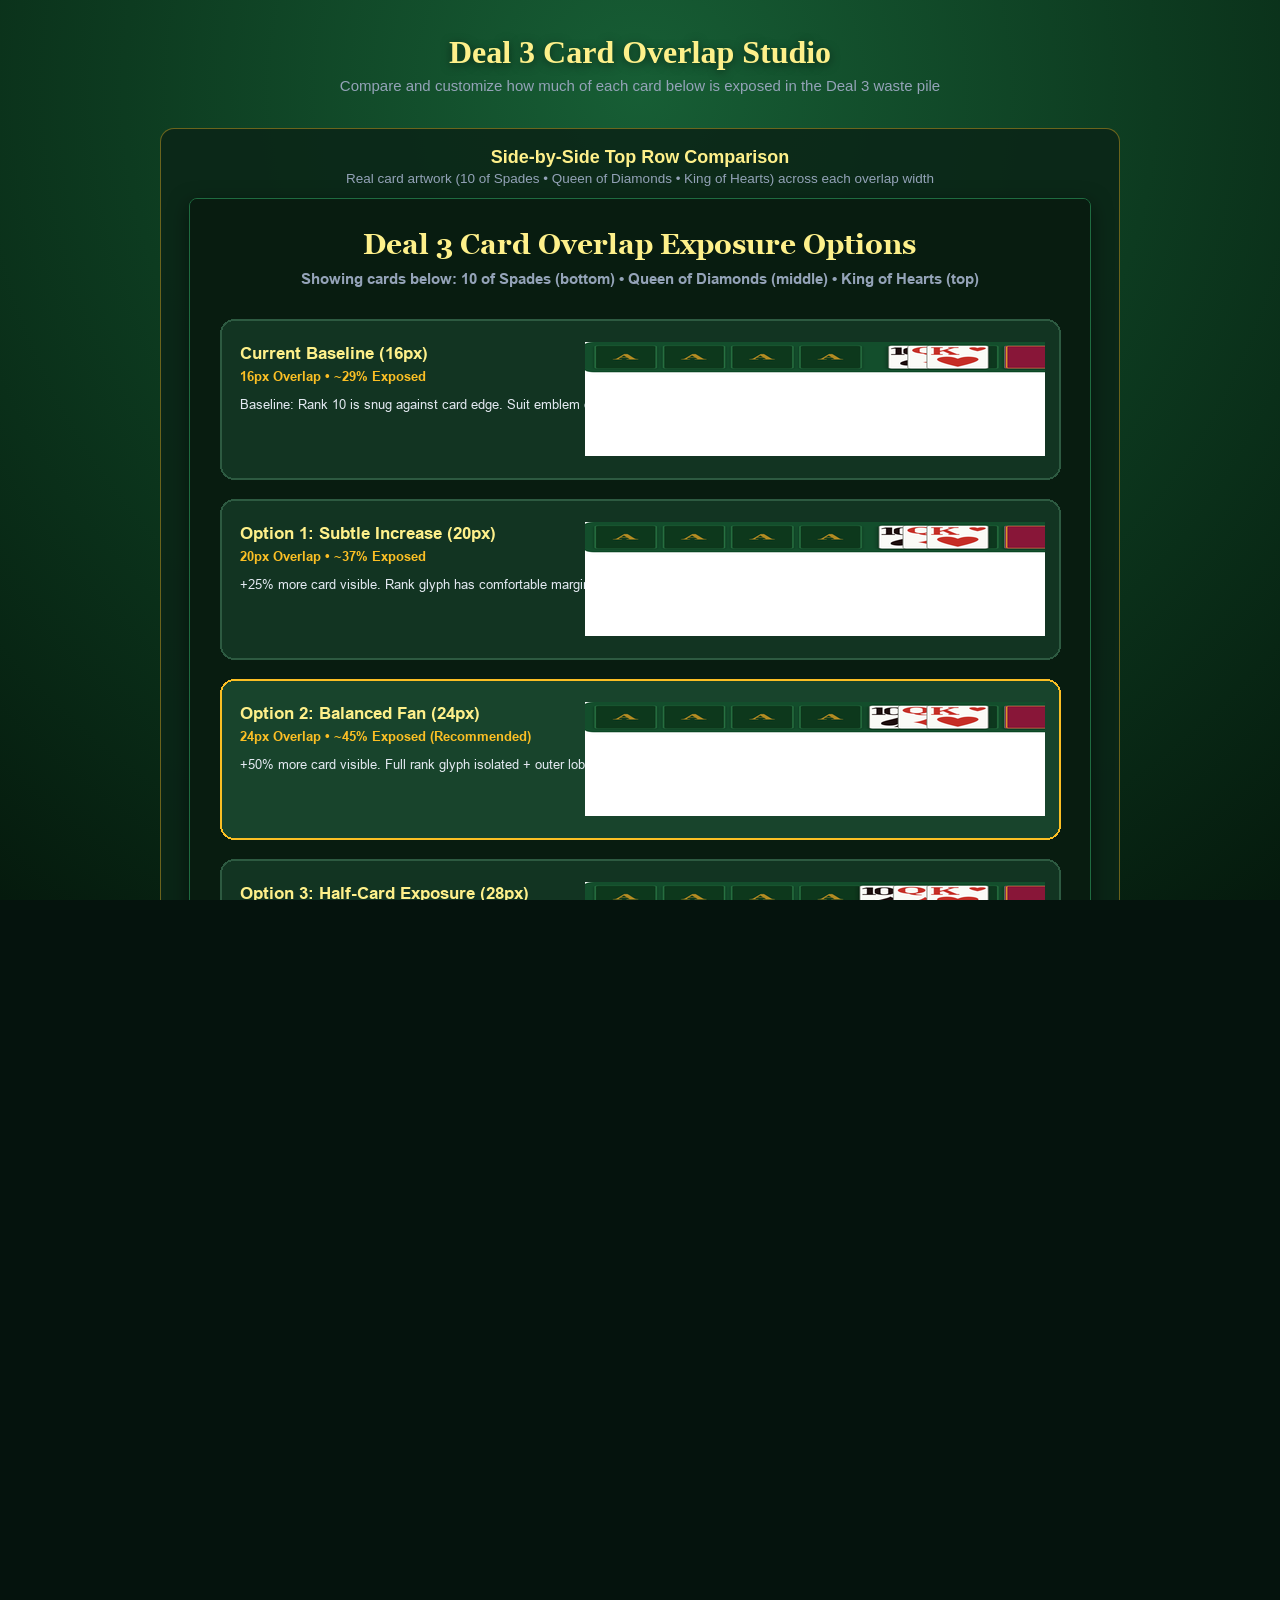
<file: deal3-options.html>
<!DOCTYPE html>
<html lang="en">
<head>
  <meta charset="UTF-8">
  <meta name="viewport" content="width=device-width, initial-scale=1.0, maximum-scale=1.0, user-scalable=no">
  <title>Deal 3 Card Overlap Studio - Google Antigravity Solitaire</title>
  <link rel="stylesheet" href="css/style.css">
  <style>
    :root {
      --bg-dark: #071f12;
      --panel-bg: rgba(14, 46, 28, 0.95);
      --card-bg: rgba(18, 54, 34, 0.9);
      --card-border: #1f6b40;
      --gold-primary: #fbbf24;
      --gold-bright: #fef08a;
      --text-main: #f1f5f9;
      --text-muted: #94a3b8;
    }

    body {
      background: radial-gradient(circle at 50% 10%, #175e35 0%, #0d3b20 50%, #051a0d 100%) !important;
      color: var(--text-main);
      font-family: -apple-system, BlinkMacSystemFont, "Segoe UI", Roboto, sans-serif;
      padding: 24px 16px 80px 16px;
      margin: 0;
      display: flex;
      flex-direction: column;
      align-items: center;
      min-height: 100vh;
      box-sizing: border-box;
      overflow-y: auto !important;
    }

    .studio-container {
      max-width: 960px;
      width: 100%;
      display: flex;
      flex-direction: column;
      gap: 28px;
    }

    /* Header */
    .studio-header {
      text-align: center;
      padding: 10px 0 6px 0;
    }

    .studio-title {
      font-family: Georgia, serif;
      font-size: 32px;
      font-weight: 700;
      color: var(--gold-bright);
      margin: 0 0 6px 0;
      text-shadow: 0 2px 10px rgba(0, 0, 0, 0.5);
    }

    .studio-sub {
      font-size: 15px;
      color: var(--text-muted);
      margin: 0;
    }

    /* Live Interactive Sandbox */
    .sandbox-panel {
      background: var(--panel-bg);
      border: 1.5px solid var(--gold-primary);
      border-radius: 16px;
      padding: 24px 20px;
      box-shadow: 0 8px 32px rgba(0, 0, 0, 0.5), 0 0 20px rgba(251, 191, 36, 0.2);
      display: flex;
      flex-direction: column;
      gap: 20px;
    }

    .sandbox-header {
      display: flex;
      justify-content: space-between;
      align-items: center;
      flex-wrap: wrap;
      gap: 12px;
    }

    .sandbox-title {
      font-size: 19px;
      font-weight: 700;
      color: var(--gold-bright);
      display: flex;
      align-items: center;
      gap: 8px;
    }

    .sandbox-badge {
      background: var(--gold-primary);
      color: #1b0a0a;
      font-size: 11.5px;
      font-weight: 800;
      padding: 3px 8px;
      border-radius: 999px;
      text-transform: uppercase;
      letter-spacing: 0.5px;
    }

    /* Board Row Showcase */
    .mock-board-container {
      background: #134e2c;
      border-radius: 12px;
      border: 2px solid #256e3f;
      padding: 16px 14px;
      box-shadow: inset 0 2px 10px rgba(0, 0, 0, 0.4);
      max-width: 520px;
      width: 100%;
      margin: 0 auto;
      box-sizing: border-box;
    }

    .mock-top-row {
      display: grid;
      grid-template-columns: repeat(7, 1fr);
      gap: 6px;
      width: 100%;
      align-items: center;
    }

    .mock-slot {
      width: 100%;
      aspect-ratio: 52 / 78;
      border-radius: 3.5px;
      border: 1.2px solid var(--slot-border, #1a5933);
      background: var(--slot-bg, #0b331c);
      position: relative;
      display: flex;
      align-items: center;
      justify-content: center;
      box-shadow: inset 0 2px 6px rgba(0, 0, 0, 0.4);
      box-sizing: border-box;
    }

    .mock-slot.waste-slot {
      overflow: visible !important;
    }

    .mock-slot.foundation-slot {
      background: transparent;
      border: none;
      box-shadow: none;
    }

    .mock-card {
      position: absolute;
      top: 0;
      width: 100%;
      height: 100%;
      border-radius: 3.5px;
      transition: left 240ms cubic-bezier(0.2, 0.85, 0.35, 1.0), transform 240ms ease;
      box-shadow: -1px 2px 6px rgba(0, 0, 0, 0.45);
      user-select: none;
    }

    /* Controls Row */
    .controls-row {
      display: flex;
      flex-direction: column;
      gap: 14px;
      background: rgba(10, 32, 20, 0.7);
      padding: 16px;
      border-radius: 12px;
      border: 1px solid rgba(251, 191, 36, 0.25);
    }

    .slider-wrap {
      display: flex;
      align-items: center;
      gap: 16px;
    }

    .slider-wrap label {
      font-size: 14px;
      font-weight: 700;
      color: #fff;
      min-width: 130px;
    }

    .slider-wrap input[type=range] {
      flex: 1;
      accent-color: var(--gold-primary);
      height: 6px;
      cursor: pointer;
    }

    .slider-val-badge {
      background: rgba(251, 191, 36, 0.15);
      border: 1.5px solid var(--gold-primary);
      color: var(--gold-bright);
      font-size: 15px;
      font-weight: 800;
      padding: 4px 12px;
      border-radius: 6px;
      min-width: 55px;
      text-align: center;
    }

    .preset-buttons {
      display: flex;
      gap: 8px;
      flex-wrap: wrap;
    }

    .btn-preset {
      background: rgba(255, 255, 255, 0.08);
      border: 1px solid rgba(255, 255, 255, 0.2);
      color: #fff;
      padding: 6px 14px;
      border-radius: 6px;
      font-size: 13px;
      font-weight: 600;
      cursor: pointer;
      transition: all 160ms ease;
    }

    .btn-preset:hover {
      background: rgba(251, 191, 36, 0.2);
      border-color: var(--gold-primary);
      color: var(--gold-bright);
    }

    .btn-preset.active {
      background: var(--gold-primary);
      border-color: var(--gold-primary);
      color: #1b0a0a;
      font-weight: 800;
    }

    .actions-bar {
      display: flex;
      gap: 12px;
      flex-wrap: wrap;
      margin-top: 6px;
    }

    .btn-action-main {
      background: linear-gradient(180deg, #fbbf24 0%, #d97706 100%);
      border: 1.5px solid #fef08a;
      color: #1b0a0a;
      padding: 10px 20px;
      border-radius: 8px;
      font-size: 14px;
      font-weight: 800;
      cursor: pointer;
      box-shadow: 0 4px 12px rgba(251, 191, 36, 0.35);
      transition: all 160ms ease;
      text-decoration: none;
      display: inline-flex;
      align-items: center;
      gap: 6px;
    }

    .btn-action-main:hover {
      transform: translateY(-1px);
      box-shadow: 0 6px 16px rgba(251, 191, 36, 0.5);
    }

    .btn-action-sec {
      background: rgba(255, 255, 255, 0.1);
      border: 1.5px solid rgba(255, 255, 255, 0.25);
      color: #fff;
      padding: 10px 18px;
      border-radius: 8px;
      font-size: 13.5px;
      font-weight: 700;
      cursor: pointer;
      transition: all 160ms ease;
    }

    .btn-action-sec:hover {
      background: rgba(255, 255, 255, 0.18);
      border-color: #fff;
    }

    /* Options Comparison Grid */
    .section-title {
      font-family: Georgia, serif;
      font-size: 24px;
      font-weight: 700;
      color: var(--gold-bright);
      margin: 10px 0 4px 0;
      display: flex;
      align-items: center;
      gap: 10px;
    }

    .section-desc {
      font-size: 14px;
      color: var(--text-muted);
      margin-bottom: 12px;
    }

    .options-grid {
      display: grid;
      grid-template-columns: repeat(auto-fit, minmax(280px, 1fr));
      gap: 20px;
    }

    .option-card {
      background: var(--card-bg);
      border: 1.5px solid var(--card-border);
      border-radius: 14px;
      padding: 18px 16px;
      display: flex;
      flex-direction: column;
      gap: 14px;
      transition: all 200ms ease;
      position: relative;
    }

    .option-card:hover {
      border-color: rgba(251, 191, 36, 0.6);
      transform: translateY(-2px);
      box-shadow: 0 8px 24px rgba(0, 0, 0, 0.35);
    }

    .option-card.active-card {
      border-color: var(--gold-primary);
      box-shadow: 0 0 20px rgba(251, 191, 36, 0.3);
      background: rgba(24, 68, 44, 0.95);
    }

    .card-badge {
      position: absolute;
      top: 14px;
      right: 14px;
      background: rgba(255, 255, 255, 0.12);
      color: #e2e8f0;
      font-size: 11px;
      font-weight: 700;
      padding: 2px 8px;
      border-radius: 4px;
    }

    .card-badge.rec {
      background: var(--gold-primary);
      color: #1b0a0a;
      font-weight: 800;
    }

    .option-tag {
      font-size: 12px;
      font-weight: 800;
      color: var(--gold-primary);
      text-transform: uppercase;
      letter-spacing: 0.5px;
    }

    .option-name {
      font-size: 17px;
      font-weight: 700;
      color: #fff;
      margin-top: 2px;
    }

    .option-desc {
      font-size: 13px;
      color: #cbd5e1;
      line-height: 1.45;
      margin: 0;
    }

    .option-metrics {
      background: rgba(10, 30, 18, 0.6);
      border-radius: 8px;
      padding: 8px 10px;
      font-size: 12px;
      color: var(--text-muted);
      display: flex;
      flex-direction: column;
      gap: 4px;
    }

    .option-metrics strong {
      color: #fff;
    }

    .option-preview-box {
      background: #134e2c;
      border: 1.5px solid #256e3f;
      border-radius: 10px;
      padding: 12px 10px;
      display: flex;
      justify-content: center;
    }

    .card-actions {
      display: flex;
      gap: 8px;
      margin-top: auto;
    }

    .btn-apply-opt {
      flex: 1;
      background: rgba(251, 191, 36, 0.15);
      border: 1px solid var(--gold-primary);
      color: var(--gold-bright);
      padding: 8px 10px;
      border-radius: 6px;
      font-size: 12.5px;
      font-weight: 700;
      cursor: pointer;
      transition: all 160ms ease;
    }

    .btn-apply-opt:hover {
      background: var(--gold-primary);
      color: #1b0a0a;
    }

    /* Composite Image Banner */
    .composite-section {
      width: 100%;
      background: rgba(12, 38, 24, 0.9);
      border: 1.5px solid rgba(251, 191, 36, 0.4);
      border-radius: 14px;
      padding: 18px;
      box-sizing: border-box;
      text-align: center;
    }

    .composite-img {
      max-width: 100%;
      height: auto;
      border-radius: 8px;
      box-shadow: 0 6px 20px rgba(0, 0, 0, 0.5);
      margin-top: 12px;
      border: 1px solid #1f6b40;
    }
  </style>
</head>
<body>

  <div class="studio-container">

    <!-- Header -->
    <header class="studio-header">
      <h1 class="studio-title">Deal 3 Card Overlap Studio</h1>
      <p class="studio-sub">Compare and customize how much of each card below is exposed in the Deal 3 waste pile</p>
    </header>

    <!-- Side-by-Side Composite Image -->
    <section class="composite-section">
      <div style="font-size: 18px; font-weight: 700; color: var(--gold-bright);">Side-by-Side Top Row Comparison</div>
      <div style="font-size: 13.5px; color: var(--text-muted); margin-top: 3px;">Real card artwork (10 of Spades • Queen of Diamonds • King of Hearts) across each overlap width</div>
      <img src="assets/deal3_overlap_comparison.png" class="composite-img" alt="Deal 3 Overlap Comparison">
    </section>

    <!-- Live Interactive Sandbox -->
    <section class="sandbox-panel">
      <div class="sandbox-header">
        <div class="sandbox-title">
          <span>🎛️ Live Interactive Overlap Tester</span>
          <span class="sandbox-badge">Real-Time</span>
        </div>
        <div style="font-size: 13px; color: var(--text-muted);">
          Drag the slider or click presets to watch the waste pile dynamically adjust!
        </div>
      </div>

      <!-- Real Solitaire Top-Row Mockup -->
      <div class="mock-board-container">
        <div class="mock-top-row">
          <!-- Foundation S -->
          <div class="mock-slot foundation-slot">
            <svg class="foundation-empty-glyph-svg" viewBox="0 0 52 78" width="100%" height="100%" xmlns="http://www.w3.org/2000/svg">
              <rect x="0.4" y="0.4" width="51.2" height="77.2" rx="3.2" fill="#0d381e" stroke="#256e3f" stroke-width="1.2"/>
              <text x="26" y="47" font-family="Georgia, serif" font-size="26" font-weight="700" fill="#fbbf24" fill-opacity="0.45" text-anchor="middle">A</text>
            </svg>
          </div>
          <!-- Foundation H -->
          <div class="mock-slot foundation-slot">
            <svg class="foundation-empty-glyph-svg" viewBox="0 0 52 78" width="100%" height="100%" xmlns="http://www.w3.org/2000/svg">
              <rect x="0.4" y="0.4" width="51.2" height="77.2" rx="3.2" fill="#0d381e" stroke="#256e3f" stroke-width="1.2"/>
              <text x="26" y="47" font-family="Georgia, serif" font-size="26" font-weight="700" fill="#fbbf24" fill-opacity="0.45" text-anchor="middle">A</text>
            </svg>
          </div>
          <!-- Foundation C -->
          <div class="mock-slot foundation-slot">
            <svg class="foundation-empty-glyph-svg" viewBox="0 0 52 78" width="100%" height="100%" xmlns="http://www.w3.org/2000/svg">
              <rect x="0.4" y="0.4" width="51.2" height="77.2" rx="3.2" fill="#0d381e" stroke="#256e3f" stroke-width="1.2"/>
              <text x="26" y="47" font-family="Georgia, serif" font-size="26" font-weight="700" fill="#fbbf24" fill-opacity="0.45" text-anchor="middle">A</text>
            </svg>
          </div>
          <!-- Foundation D -->
          <div class="mock-slot foundation-slot">
            <svg class="foundation-empty-glyph-svg" viewBox="0 0 52 78" width="100%" height="100%" xmlns="http://www.w3.org/2000/svg">
              <rect x="0.4" y="0.4" width="51.2" height="77.2" rx="3.2" fill="#0d381e" stroke="#256e3f" stroke-width="1.2"/>
              <text x="26" y="47" font-family="Georgia, serif" font-size="26" font-weight="700" fill="#fbbf24" fill-opacity="0.45" text-anchor="middle">A</text>
            </svg>
          </div>

          <!-- Blank Spacer -->
          <div></div>

          <!-- Waste Slot (Contains 3 Fanned Cards) -->
          <div class="mock-slot waste-slot" id="sandbox-waste">
            <!-- Cards will be injected via JS -->
          </div>

          <!-- Stock Slot (Card Back) -->
          <div class="mock-slot" style="background: transparent; border: none; box-shadow: none;">
            <div class="mock-card" style="left: 0; background: #881337; border: 0.7px solid #7c8078; display:flex; align-items:center; justify-content:center;">
              <div style="border: 0.8px solid #fbbf24; width: calc(100% - 4px); height: calc(100% - 4px); border-radius: 2px;"></div>
              <div style="position: absolute; top: 1px; right: 1px; background: rgba(0,0,0,0.8); color: #fff; font-size: 7.5px; font-weight: 800; padding: 1px 3px; border-radius: 2px;">21</div>
            </div>
          </div>
        </div>
      </div>

      <!-- Controls -->
      <div class="controls-row">
        <div class="slider-wrap">
          <label for="overlap-slider">Card Overlap Offset:</label>
          <input type="range" id="overlap-slider" min="14" max="36" value="24" step="1" oninput="updateOffset(this.value)">
          <div class="slider-val-badge" id="slider-val-badge">24px</div>
        </div>

        <div style="display:flex; justify-content:space-between; align-items:center; flex-wrap:wrap; gap:10px;">
          <div class="preset-buttons">
            <span style="font-size: 13px; color: var(--text-muted); align-self: center; margin-right: 4px;">Presets:</span>
            <button class="btn-preset" onclick="setPreset(16)">16px (Baseline)</button>
            <button class="btn-preset" onclick="setPreset(20)">20px (+25%)</button>
            <button class="btn-preset active" onclick="setPreset(24)">24px (★ Rec)</button>
            <button class="btn-preset" onclick="setPreset(28)">28px (Half-Card)</button>
            <button class="btn-preset" onclick="setPreset(32)">32px (Wide)</button>
          </div>
          <button class="btn-action-sec" onclick="dealNewHand()">🎲 Deal Different Hand</button>
        </div>
      </div>

      <!-- Actions -->
      <div class="actions-bar">
        <button class="btn-action-main" onclick="applyToGame()">
          <span>✓ Set <span id="btn-val-label">24px</span> as Game Default & Play</span>
        </button>
        <a href="/" class="btn-action-sec" style="text-decoration:none;">Open Game Tab</a>
      </div>
    </section>

    <!-- Detailed 5 Options Grid -->
    <div class="section-title">✨ The Overlap Variations Compared</div>
    <div class="section-desc">Select any option below to test it immediately in the live sandbox above:</div>

    <section class="options-grid">

      <!-- Baseline 16px -->
      <div class="option-card" id="opt-card-16">
        <div class="card-badge">Baseline</div>
        <div class="option-tag">Baseline</div>
        <div class="option-name">16px Overlap</div>
        <p class="option-desc">
          Current setting. Approximately 29% of each card below is visible. The rank glyph sits tight against the edge of the overlapping card; center suit emblems are hidden.
        </p>
        <div class="option-metrics">
          <div>• <strong>Card Exposure:</strong> 16px (~29% of card width)</div>
          <div>• <strong>Spacer Footprint:</strong> 32px (leaves 28px margin to Diamond)</div>
          <div>• <strong>Rank Clearance:</strong> Snug on numbers, tight on wide '10'</div>
        </div>
        <div class="card-actions">
          <button class="btn-apply-opt" onclick="setPreset(16)">Test in Sandbox (16px)</button>
        </div>
      </div>

      <!-- Option 1: 20px -->
      <div class="option-card" id="opt-card-20">
        <div class="card-badge">+25% More</div>
        <div class="option-tag">Option 1</div>
        <div class="option-name">20px Subtle Increase</div>
        <p class="option-desc">
          Adds +4px of exposure (+25% increase). Provides comfortable breathing room around the rank glyph, ensuring wide letters like '10', 'Q', and 'K' are fully revealed.
        </p>
        <div class="option-metrics">
          <div>• <strong>Card Exposure:</strong> 20px (~37% of card width)</div>
          <div>• <strong>Spacer Footprint:</strong> 40px (leaves 20px margin to Diamond)</div>
          <div>• <strong>Rank Clearance:</strong> Complete, clean separation</div>
        </div>
        <div class="card-actions">
          <button class="btn-apply-opt" onclick="setPreset(20)">Test in Sandbox (20px)</button>
        </div>
      </div>

      <!-- Option 2: 24px (Recommended) -->
      <div class="option-card active-card" id="opt-card-24">
        <div class="card-badge rec">★ Recommended</div>
        <div class="option-tag">Option 2</div>
        <div class="option-name">24px Balanced Fan</div>
        <p class="option-desc">
          The visual "sweet spot" (+50% increase). Shows the entire rank glyph with ample margin, plus the left outer lobes of the center suit emblem peek through for instant suit recognition.
        </p>
        <div class="option-metrics">
          <div>• <strong>Card Exposure:</strong> 24px (~45% of card width)</div>
          <div>• <strong>Spacer Footprint:</strong> 48px (leaves 12px margin to Diamond)</div>
          <div>• <strong>Suit Hint:</strong> Outer curve of center suit visible</div>
        </div>
        <div class="card-actions">
          <button class="btn-apply-opt" onclick="setPreset(24)">Test in Sandbox (24px)</button>
        </div>
      </div>

      <!-- Option 3: 28px -->
      <div class="option-card" id="opt-card-28">
        <div class="card-badge">Half-Card</div>
        <div class="option-tag">Option 3</div>
        <div class="option-name">28px Half-Card Exposure</div>
        <p class="option-desc">
          Exposes more than half of each card below (+75% increase). Both the rank glyph and nearly half of the big center suit emblem are clearly identifiable at a glance.
        </p>
        <div class="option-metrics">
          <div>• <strong>Card Exposure:</strong> 28px (~52% of card width)</div>
          <div>• <strong>Spacer Footprint:</strong> 56px (leaves 4px margin to Diamond)</div>
          <div>• <strong>Suit Hint:</strong> ~45% of center emblem exposed</div>
        </div>
        <div class="card-actions">
          <button class="btn-apply-opt" onclick="setPreset(28)">Test in Sandbox (28px)</button>
        </div>
      </div>

      <!-- Option 4: 32px -->
      <div class="option-card" id="opt-card-32">
        <div class="card-badge">Wide Fan</div>
        <div class="option-tag">Option 4</div>
        <div class="option-name">32px Generous Fan</div>
        <p class="option-desc">
          Double the current baseline (+100% increase). Reaches completely across the blank spacer slot, exposing 60% of each card below for maximum possible legibility.
        </p>
        <div class="option-metrics">
          <div>• <strong>Card Exposure:</strong> 32px (~60% of card width)</div>
          <div>• <strong>Spacer Footprint:</strong> 64px (touches Diamond slot edge)</div>
          <div>• <strong>Suit Hint:</strong> Majority of center emblem exposed</div>
        </div>
        <div class="card-actions">
          <button class="btn-apply-opt" onclick="setPreset(32)">Test in Sandbox (32px)</button>
        </div>
      </div>

    </section>

  </div>

  <!-- Vector Card Renderer -->
  <script src="js/deck.js"></script>
  <script>
    let currentOffset = 24;
    const SAMPLE_HANDS = [
      [
        { rank: 10, suit: 'S', rankLabel: '10', color: 'black' },
        { rank: 12, suit: 'D', rankLabel: 'Q', color: 'red' },
        { rank: 13, suit: 'H', rankLabel: 'K', color: 'red' }
      ],
      [
        { rank: 4, suit: 'C', rankLabel: '4', color: 'black' },
        { rank: 8, suit: 'H', rankLabel: '8', color: 'red' },
        { rank: 1, suit: 'S', rankLabel: 'A', color: 'black' }
      ],
      [
        { rank: 7, suit: 'D', rankLabel: '7', color: 'red' },
        { rank: 11, suit: 'S', rankLabel: 'J', color: 'black' },
        { rank: 2, suit: 'H', rankLabel: '2', color: 'red' }
      ],
      [
        { rank: 6, suit: 'C', rankLabel: '6', color: 'black' },
        { rank: 9, suit: 'D', rankLabel: '9', color: 'red' },
        { rank: 12, suit: 'S', rankLabel: 'Q', color: 'black' }
      ]
    ];
    let handIndex = 0;

    function renderWaste(offset) {
      const wasteEl = document.getElementById('sandbox-waste');
      wasteEl.innerHTML = '';

      const hand = SAMPLE_HANDS[handIndex];
      const count = hand.length;

      hand.forEach((cardData, idx) => {
        const cardEl = window.SolitaireDeck.createCardElement(cardData);
        cardEl.className = 'solitaire-card mock-card';
        const offsetPx = (idx - (count - 1)) * offset;
        cardEl.style.left = `${offsetPx}px`;
        cardEl.style.zIndex = `${idx + 1}`;
        wasteEl.appendChild(cardEl);
      });
    }

    function updateOffset(val) {
      currentOffset = Number(val);
      document.getElementById('slider-val-badge').textContent = `${val}px`;
      document.getElementById('btn-val-label').textContent = `${val}px`;
      document.getElementById('overlap-slider').value = val;

      renderWaste(currentOffset);

      // Update preset active classes
      document.querySelectorAll('.btn-preset').forEach(btn => btn.classList.remove('active'));
      const activeBtn = Array.from(document.querySelectorAll('.btn-preset')).find(b => b.textContent.startsWith(`${val}px`));
      if (activeBtn) activeBtn.classList.add('active');

      // Update card active classes
      document.querySelectorAll('.option-card').forEach(card => card.classList.remove('active-card'));
      const activeCard = document.getElementById(`opt-card-${val}`);
      if (activeCard) activeCard.classList.add('active-card');
    }

    function setPreset(val) {
      updateOffset(val);
    }

    function dealNewHand() {
      handIndex = (handIndex + 1) % SAMPLE_HANDS.length;
      renderWaste(currentOffset);
    }

    function applyToGame() {
      try {
        const saved = localStorage.getItem('agy-solitaire-settings');
        let settings = saved ? JSON.parse(saved) : {};
        settings.deal3Offset = currentOffset;
        settings.drawCount = 3;
        localStorage.setItem('agy-solitaire-settings', JSON.stringify(settings));
        alert(`✓ Applied ${currentOffset}px Deal 3 overlap to game!\nRedirecting to game...`);
        window.location.href = `/?draw3=1&offset=${currentOffset}`;
      } catch (e) {
        window.location.href = `/?draw3=1&offset=${currentOffset}`;
      }
    }

    // Init
    window.addEventListener('DOMContentLoaded', () => {
      // Check if user already had a saved setting
      try {
        const saved = localStorage.getItem('agy-solitaire-settings');
        if (saved) {
          const parsed = JSON.parse(saved);
          if (parsed.deal3Offset) currentOffset = Number(parsed.deal3Offset);
        }
      } catch (e) {}

      updateOffset(currentOffset);
    });
  </script>
</body>
</html>
</file>
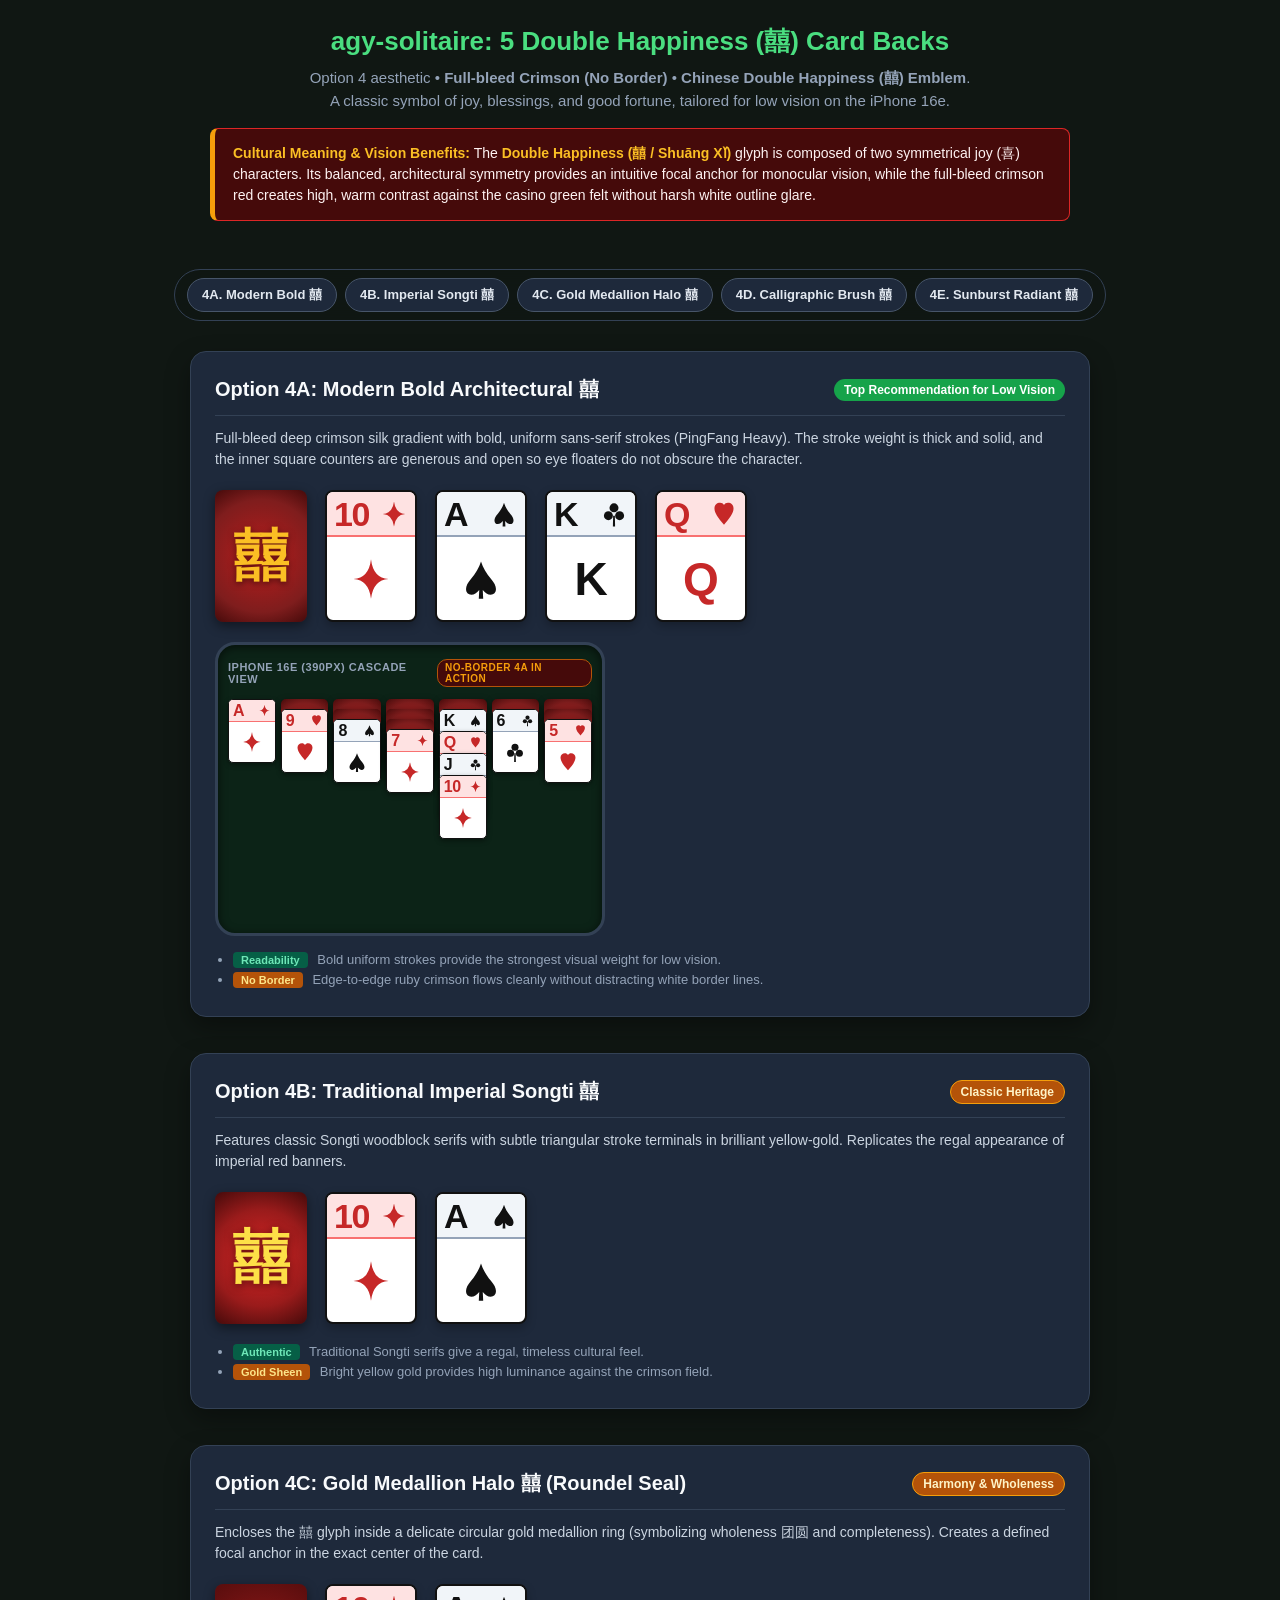
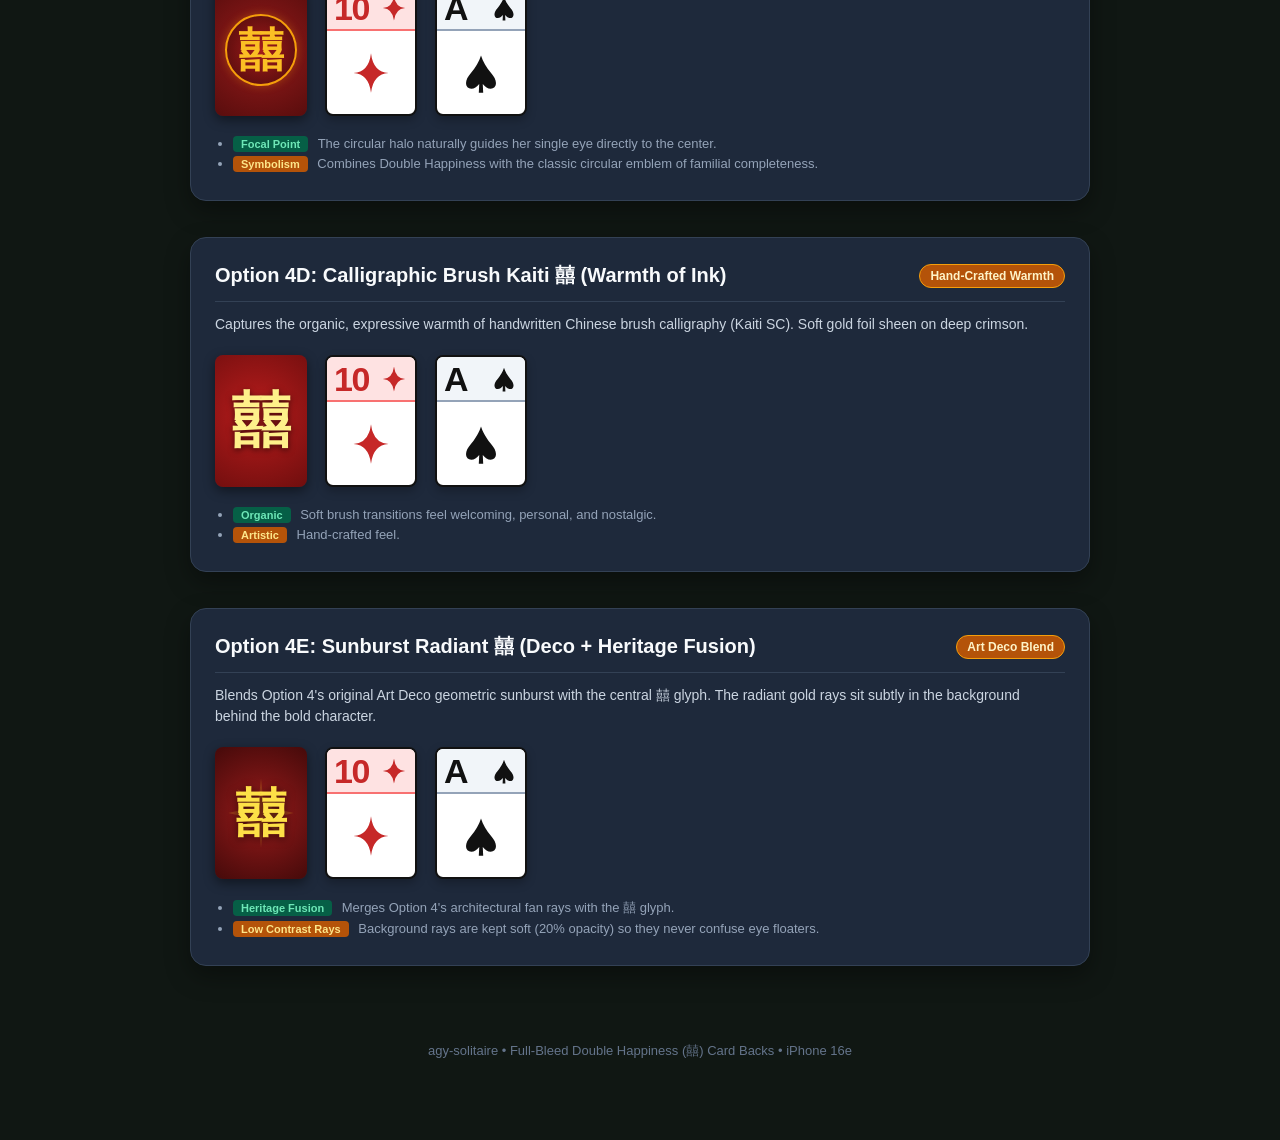
<file: double-happiness-backs-preview.html>
<!DOCTYPE html>
<html lang="en">
<head>
  <meta charset="UTF-8">
  <meta name="viewport" content="width=device-width, initial-scale=1.0">
  <title>agy-solitaire - 5 Double Happiness (囍) Card Back Designs</title>
  <style>
    :root {
      --card-red: #c62828;
      --card-black: #111111;
      --felt-bg: #0c2317;
      --ui-bg: #101713;
      --panel-bg: #1e293b;
      --border-color: #334155;
    }

    * {
      box-sizing: border-box;
      margin: 0;
      padding: 0;
      font-family: -apple-system, BlinkMacSystemFont, "Segoe UI", Roboto, Helvetica, Arial, sans-serif;
    }

    body {
      background-color: var(--ui-bg);
      color: #f0f0f0;
      padding: 24px 16px 80px 16px;
      display: flex;
      flex-direction: column;
      align-items: center;
    }

    header {
      max-width: 900px;
      text-align: center;
      margin-bottom: 24px;
    }

    h1 {
      font-size: 26px;
      margin-bottom: 8px;
      color: #4ade80;
    }

    p.subtitle {
      font-size: 15px;
      color: #94a3b8;
      line-height: 1.5;
    }

    .callout-blessing {
      background: #450a0a;
      border: 1px solid #dc2626;
      border-left: 5px solid #f59e0b;
      padding: 14px 18px;
      border-radius: 8px;
      margin: 16px 0 24px 0;
      font-size: 14px;
      color: #fef2f2;
      text-align: left;
      max-width: 860px;
      line-height: 1.5;
    }

    .callout-blessing strong {
      color: #fbbf24;
    }

    .nav-bar {
      display: flex;
      flex-wrap: wrap;
      gap: 8px;
      justify-content: center;
      margin-bottom: 30px;
      position: sticky;
      top: 10px;
      z-index: 100;
      background: rgba(16, 23, 19, 0.95);
      backdrop-filter: blur(10px);
      padding: 8px 12px;
      border-radius: 30px;
      border: 1px solid var(--border-color);
    }

    .nav-btn {
      background: #1e293b;
      color: #e2e8f0;
      border: 1px solid #475569;
      padding: 7px 14px;
      border-radius: 18px;
      font-size: 13px;
      font-weight: 600;
      cursor: pointer;
      text-decoration: none;
      transition: all 0.2s;
    }

    .nav-btn:hover, .nav-btn.active {
      background: #22c55e;
      color: #052e16;
      border-color: #22c55e;
    }

    .section-card {
      background: var(--panel-bg);
      border: 1px solid var(--border-color);
      border-radius: 16px;
      padding: 24px;
      max-width: 900px;
      width: 100%;
      margin-bottom: 36px;
      box-shadow: 0 10px 25px rgba(0,0,0,0.35);
    }

    .option-header {
      display: flex;
      justify-content: space-between;
      align-items: center;
      margin-bottom: 12px;
      border-bottom: 1px solid var(--border-color);
      padding-bottom: 12px;
    }

    .option-title {
      font-size: 20px;
      font-weight: 700;
      color: #f8fafc;
    }

    .option-badge {
      background: #b45309;
      color: #fef3c7;
      padding: 4px 10px;
      border-radius: 12px;
      font-size: 12px;
      font-weight: bold;
      border: 1px solid #f59e0b;
    }

    .option-badge.star {
      background: #16a34a;
      color: #ffffff;
      border: none;
    }

    .option-desc {
      font-size: 14px;
      color: #cbd5e1;
      margin-bottom: 20px;
      line-height: 1.5;
    }

    /* Side-by-side showcase row */
    .showcase-row {
      display: flex;
      flex-wrap: wrap;
      gap: 18px;
      align-items: flex-start;
      margin-bottom: 20px;
    }

    /* Face Card Base */
    .card {
      width: 92px;
      height: 132px;
      background: #ffffff;
      border-radius: 8px;
      border: 2px solid #111111;
      box-shadow: 0 4px 10px rgba(0,0,0,0.25);
      position: relative;
      overflow: hidden;
      user-select: none;
      display: flex;
      flex-direction: column;
    }

    .card.red { color: var(--card-red); }
    .card.black { color: var(--card-black); }

    .card-header-bar {
      width: 100%;
      height: 45px;
      display: flex;
      justify-content: space-between;
      align-items: center;
      padding: 0 7px;
      border-bottom: 2.5px solid;
    }

    .card.red .card-header-bar { background: #fee2e2; border-color: #f87171; }
    .card.black .card-header-bar { background: #f1f5f9; border-color: #94a3b8; }

    .card-rank {
      font-size: 34px;
      font-weight: 900;
      letter-spacing: -1.5px;
      line-height: 1;
    }

    .card-header-suit {
      width: 28px;
      height: 28px;
      display: flex;
      align-items: center;
      justify-content: center;
    }
    .card-header-suit svg { width: 100%; height: 100%; }

    .card-center {
      margin: auto;
      display: flex;
      align-items: center;
      justify-content: center;
      font-size: 46px;
      font-weight: 900;
      line-height: 1;
    }

    .card-center-suit {
      width: 44px;
      height: 44px;
    }
    .card-center-suit svg { width: 100%; height: 100%; }

    /* ================================================================= */
    /* FULL-BLEED NO-BORDER 囍 CARD BACKS (92px x 132px)                  */
    /* ================================================================= */
    .card-back-bleed {
      width: 92px;
      height: 132px;
      border-radius: 8px;
      border: none; /* NO BORDER */
      box-shadow: 0 4px 12px rgba(0,0,0,0.45);
      position: relative;
      overflow: hidden;
      display: flex;
      align-items: center;
      justify-content: center;
      user-select: none;
    }

    /* Style 4A: Modern Bold Architectural 囍 */
    .back-4a {
      background: radial-gradient(circle at center, #b91c1c 0%, #7f1d1d 70%, #450a0a 100%);
    }
    .glyph-4a {
      font-family: "PingFang SC", "Hiragino Sans GB", "Heiti SC", sans-serif;
      font-size: 56px;
      font-weight: 900;
      color: #fbbf24;
      line-height: 1;
      text-shadow: 0 2px 6px rgba(0,0,0,0.5);
    }

    /* Style 4B: Traditional Imperial Songti Serif 囍 */
    .back-4b {
      background: radial-gradient(circle at center, #dc2626 0%, #991b1b 60%, #450a0a 100%);
    }
    .glyph-4b {
      font-family: "Songti SC", "STSong", "SimSun", serif;
      font-size: 58px;
      font-weight: 900;
      color: #fde047;
      line-height: 1;
      text-shadow: 0 2px 8px rgba(69, 10, 10, 0.8);
    }

    /* Style 4C: Gold Medallion Halo 囍 (Roundel Harmony) */
    .back-4c {
      background: radial-gradient(circle at center, #991b1b 0%, #580d0d 100%);
      display: flex;
      align-items: center;
      justify-content: center;
    }
    .halo-circle {
      width: 72px;
      height: 72px;
      border: 2px solid #f59e0b;
      border-radius: 50%;
      display: flex;
      align-items: center;
      justify-content: center;
      background: radial-gradient(circle, rgba(185, 28, 28, 0.4) 0%, rgba(69, 10, 10, 0.8) 100%);
      box-shadow: 0 0 10px rgba(245, 158, 11, 0.3);
    }
    .glyph-4c {
      font-family: "PingFang SC", "Heiti SC", sans-serif;
      font-size: 46px;
      font-weight: 900;
      color: #fbbf24;
      line-height: 1;
    }

    /* Style 4D: Calligraphic Brush Kaiti 囍 (Cultural Warmth) */
    .back-4d {
      background: radial-gradient(circle at 45% 45%, #b91c1c 0%, #6f0e0e 100%);
    }
    .glyph-4d {
      font-family: "Kaiti SC", "STKaiti", "KaiTi", serif;
      font-size: 60px;
      font-weight: bold;
      color: #fef08a;
      line-height: 1;
      text-shadow: 0 2px 6px rgba(0,0,0,0.6);
    }

    /* Style 4E: Sunburst Radiant 囍 (Deco Blend) */
    .back-4e {
      background: radial-gradient(circle at center, #991b1b 0%, #450a0a 100%);
      position: relative;
    }
    .back-4e-sunburst {
      position: absolute;
      width: 86px;
      height: 86px;
      color: rgba(251, 191, 36, 0.2);
    }
    .glyph-4e {
      position: relative;
      z-index: 2;
      font-family: "PingFang SC", sans-serif;
      font-size: 52px;
      font-weight: 900;
      color: #fde047;
      line-height: 1;
      text-shadow: 0 2px 8px rgba(0,0,0,0.6);
    }

    /* ================================================================= */
    /* IPHONE 16e SIMULATION (390px Viewport)                           */
    /* ================================================================= */
    .iphone-sim-container {
      background: var(--felt-bg);
      border: 3px solid #334155;
      border-radius: 20px;
      padding: 14px 10px;
      width: 100%;
      max-width: 390px;
      box-shadow: inset 0 2px 10px rgba(0,0,0,0.6);
      margin: 10px 0 16px 0;
    }

    .iphone-sim-title {
      font-size: 11px;
      font-weight: bold;
      color: #94a3b8;
      text-transform: uppercase;
      letter-spacing: 0.5px;
      margin-bottom: 12px;
      display: flex;
      justify-content: space-between;
      align-items: center;
    }

    .iphone-sim-title .badge-tag {
      background: #450a0a;
      color: #f59e0b;
      border: 1px solid #b45309;
      padding: 2px 7px;
      border-radius: 10px;
      font-size: 10px;
    }

    .iphone-sim-tableau {
      display: grid;
      grid-template-columns: repeat(7, 1fr);
      gap: 5px;
      width: 100%;
      min-height: 220px;
    }

    .tableau-col {
      position: relative;
      width: 100%;
      height: 215px;
    }

    .mini-card {
      position: absolute;
      left: 0;
      width: 100%;
      height: 64px;
      background: #ffffff;
      border-radius: 5px;
      border: 1.5px solid #111111;
      box-shadow: 0 2px 5px rgba(0,0,0,0.4);
      overflow: hidden;
      display: flex;
      flex-direction: column;
    }

    .mini-card.red { color: var(--card-red) !important; }
    .mini-card.black { color: var(--card-black) !important; }

    .mini-card-header {
      width: 100%;
      height: 22px;
      display: flex;
      justify-content: space-between;
      align-items: center;
      padding: 0 4px;
      border-bottom: 1.5px solid;
    }

    .mini-card.red .mini-card-header { background: #fee2e2; border-color: #f87171; }
    .mini-card.black .mini-card-header { background: #f1f5f9; border-color: #94a3b8; }

    .mini-rank {
      font-size: 16px;
      font-weight: 900;
      letter-spacing: -0.5px;
      line-height: 1;
    }

    .mini-suit-wrap {
      width: 13px;
      height: 13px;
      display: flex;
      align-items: center;
      justify-content: center;
    }
    .mini-suit-wrap svg { width: 100%; height: 100%; }

    .mini-card-center {
      flex: 1;
      display: flex;
      align-items: center;
      justify-content: center;
      font-size: 24px;
      font-weight: 900;
      line-height: 1;
    }

    .mini-center-suit {
      width: 22px;
      height: 22px;
    }
    .mini-center-suit svg { width: 100%; height: 100%; }

    /* Mini Facedown 囍 (No Border, Soft Shadow) */
    .mini-facedown-bleed {
      position: absolute;
      left: 0;
      width: 100%;
      height: 64px;
      border-radius: 5px;
      box-shadow: 0 2px 6px rgba(0,0,0,0.5);
      overflow: hidden;
      display: flex;
      align-items: center;
      justify-content: center;
      border-bottom: 1px solid rgba(0,0,0,0.4); /* subtle depth separator */
    }

    .mini-glyph {
      font-size: 28px;
      line-height: 1;
      font-weight: 900;
      color: #fbbf24;
      text-shadow: 0 1px 3px rgba(0,0,0,0.6);
    }

    .key-features {
      margin-top: 14px;
      padding-left: 18px;
      font-size: 13px;
      color: #94a3b8;
    }
    .key-features li { margin-bottom: 4px; }
    .key-features strong { color: #e2e8f0; }

    .tag {
      display: inline-block;
      padding: 2px 8px;
      border-radius: 4px;
      font-size: 11px;
      font-weight: bold;
      margin-right: 6px;
    }
    .tag.highlight { background: #065f46; color: #6ee7b7; }
    .tag.note { background: #b45309; color: #fde68a; }

    footer {
      text-align: center;
      font-size: 13px;
      color: #64748b;
      margin-top: 40px;
    }
  </style>
</head>
<body>

  <header>
    <h1>agy-solitaire: 5 Double Happiness (囍) Card Backs</h1>
    <p class="subtitle">
      Option 4 aesthetic &bull; <strong>Full-bleed Crimson (No Border)</strong> &bull; <strong>Chinese Double Happiness (囍) Emblem</strong>.<br>
      A classic symbol of joy, blessings, and good fortune, tailored for low vision on the iPhone 16e.
    </p>

    <div class="callout-blessing">
      <strong>Cultural Meaning & Vision Benefits:</strong> The <strong>Double Happiness (囍 / Shuāng Xǐ)</strong> glyph is composed of two symmetrical joy (喜) characters. Its balanced, architectural symmetry provides an intuitive focal anchor for monocular vision, while the full-bleed crimson red creates high, warm contrast against the casino green felt without harsh white outline glare.
    </div>
  </header>

  <nav class="nav-bar">
    <a href="#opt4a" class="nav-btn">4A. Modern Bold 囍</a>
    <a href="#opt4b" class="nav-btn">4B. Imperial Songti 囍</a>
    <a href="#opt4c" class="nav-btn">4C. Gold Medallion Halo 囍</a>
    <a href="#opt4d" class="nav-btn">4D. Calligraphic Brush 囍</a>
    <a href="#opt4e" class="nav-btn">4E. Sunburst Radiant 囍</a>
  </nav>

  <!-- ================================================================= -->
  <!-- OPTION 4A -->
  <!-- ================================================================= -->
  <section class="section-card" id="opt4a">
    <div class="option-header">
      <div class="option-title">Option 4A: Modern Bold Architectural 囍</div>
      <div class="option-badge star">Top Recommendation for Low Vision</div>
    </div>
    <p class="option-desc">
      Full-bleed deep crimson silk gradient with bold, uniform sans-serif strokes (PingFang Heavy). The stroke weight is thick and solid, and the inner square counters are generous and open so eye floaters do not obscure the character.
    </p>

    <div class="showcase-row">
      <!-- Full Bleed Card Back -->
      <div class="card-back-bleed back-4a">
        <span class="glyph-4a">囍</span>
      </div>

      <!-- Integrated Final Face Cards -->
      <div class="card red">
        <div class="card-header-bar">
          <span class="card-rank">10</span>
          <div class="card-header-suit">
            <!-- Style 4 Concave Diamond -->
            <svg viewBox="0 0 100 100" fill="currentColor"><path d="M 50,5 Q 55,48 90,50 Q 55,52 50,95 Q 45,52 10,50 Q 45,48 50,5 Z"/></svg>
          </div>
        </div>
        <div class="card-center">
          <div class="card-center-suit">
            <svg viewBox="0 0 100 100" fill="currentColor"><path d="M 50,5 Q 55,48 90,50 Q 55,52 50,95 Q 45,52 10,50 Q 45,48 50,5 Z"/></svg>
          </div>
        </div>
      </div>

      <div class="card black">
        <div class="card-header-bar">
          <span class="card-rank">A</span>
          <div class="card-header-suit">
            <!-- Style 5 Featherweight Spade -->
            <svg viewBox="0 0 100 100" fill="currentColor"><path d="M 50,10 C 46,24 37,38 28,49 C 20,58 16,66 16,73 C 16,81 21,86 28,86 C 35,86 40,82 46,75 L 45,95 L 55,95 L 54,75 C 60,82 65,86 72,86 C 79,86 84,81 84,73 C 84,66 80,58 72,49 C 63,38 54,24 50,10 Z"/></svg>
          </div>
        </div>
        <div class="card-center">
          <div class="card-center-suit">
            <svg viewBox="0 0 100 100" fill="currentColor"><path d="M 50,10 C 46,24 37,38 28,49 C 20,58 16,66 16,73 C 16,81 21,86 28,86 C 35,86 40,82 46,75 L 45,95 L 55,95 L 54,75 C 60,82 65,86 72,86 C 79,86 84,81 84,73 C 84,66 80,58 72,49 C 63,38 54,24 50,10 Z"/></svg>
          </div>
        </div>
      </div>

      <div class="card black">
        <div class="card-header-bar">
          <span class="card-rank">K</span>
          <div class="card-header-suit">
            <!-- Style 5 Featherweight Club -->
            <svg viewBox="0 0 100 100" fill="currentColor"><circle cx="50" cy="28" r="16"/><circle cx="30" cy="56" r="16"/><circle cx="70" cy="56" r="16"/><path d="M 47,56 L 46,95 L 54,95 L 53,56 Z"/></svg>
          </div>
        </div>
        <div class="card-center">K</div>
      </div>

      <div class="card red">
        <div class="card-header-bar">
          <span class="card-rank">Q</span>
          <div class="card-header-suit">
            <!-- Style 5 Featherweight Heart -->
            <svg viewBox="0 0 100 100" fill="currentColor"><path d="M 50,88 C 29,64 16,46 16,30 C 16,17 25,10 36,10 C 42,10 47,13 50,18 C 53,13 58,10 64,10 C 75,10 84,17 84,30 C 84,46 71,64 50,88 Z"/></svg>
          </div>
        </div>
        <div class="card-center">Q</div>
      </div>
    </div>

    <!-- iPhone 16e Simulation -->
    <div class="iphone-sim-container">
      <div class="iphone-sim-title">
        <span>iPhone 16e (390px) Cascade View</span>
        <span class="badge-tag">No-Border 4A In Action</span>
      </div>
      <div class="iphone-sim-tableau">
        <div class="tableau-col">
          <div class="mini-card red" style="top: 0px; z-index: 1;">
            <div class="mini-card-header">
              <span class="mini-rank">A</span>
              <div class="mini-suit-wrap"><svg viewBox="0 0 100 100" fill="currentColor"><path d="M 50,5 Q 55,48 90,50 Q 55,52 50,95 Q 45,52 10,50 Q 45,48 50,5 Z"/></svg></div>
            </div>
            <div class="mini-card-center"><div class="mini-center-suit"><svg viewBox="0 0 100 100" fill="currentColor"><path d="M 50,5 Q 55,48 90,50 Q 55,52 50,95 Q 45,52 10,50 Q 45,48 50,5 Z"/></svg></div></div>
          </div>
        </div>
        <div class="tableau-col">
          <div class="mini-facedown-bleed back-4a" style="top: 0px; z-index: 1;"><span class="mini-glyph" style="font-family: 'PingFang SC', sans-serif;">囍</span></div>
          <div class="mini-card red" style="top: 10px; z-index: 2;">
            <div class="mini-card-header">
              <span class="mini-rank">9</span>
              <div class="mini-suit-wrap"><svg viewBox="0 0 100 100" fill="currentColor"><path d="M 50,88 C 29,64 16,46 16,30 C 16,17 25,10 36,10 C 42,10 47,13 50,18 C 53,13 58,10 64,10 C 75,10 84,17 84,30 C 84,46 71,64 50,88 Z"/></svg></div>
            </div>
            <div class="mini-card-center"><div class="mini-center-suit"><svg viewBox="0 0 100 100" fill="currentColor"><path d="M 50,88 C 29,64 16,46 16,30 C 16,17 25,10 36,10 C 42,10 47,13 50,18 C 53,13 58,10 64,10 C 75,10 84,17 84,30 C 84,46 71,64 50,88 Z"/></svg></div></div>
          </div>
        </div>
        <div class="tableau-col">
          <div class="mini-facedown-bleed back-4a" style="top: 0px; z-index: 1;"><span class="mini-glyph" style="font-family: 'PingFang SC', sans-serif;">囍</span></div>
          <div class="mini-facedown-bleed back-4a" style="top: 10px; z-index: 2;"><span class="mini-glyph" style="font-family: 'PingFang SC', sans-serif;">囍</span></div>
          <div class="mini-card black" style="top: 20px; z-index: 3;">
            <div class="mini-card-header">
              <span class="mini-rank">8</span>
              <div class="mini-suit-wrap"><svg viewBox="0 0 100 100" fill="currentColor"><path d="M 50,10 C 46,24 37,38 28,49 C 20,58 16,66 16,73 C 16,81 21,86 28,86 C 35,86 40,82 46,75 L 45,95 L 55,95 L 54,75 C 60,82 65,86 72,86 C 79,86 84,81 84,73 C 84,66 80,58 72,49 C 63,38 54,24 50,10 Z"/></svg></div>
            </div>
            <div class="mini-card-center"><div class="mini-center-suit"><svg viewBox="0 0 100 100" fill="currentColor"><path d="M 50,10 C 46,24 37,38 28,49 C 20,58 16,66 16,73 C 16,81 21,86 28,86 C 35,86 40,82 46,75 L 45,95 L 55,95 L 54,75 C 60,82 65,86 72,86 C 79,86 84,81 84,73 C 84,66 80,58 72,49 C 63,38 54,24 50,10 Z"/></svg></div></div>
          </div>
        </div>
        <div class="tableau-col">
          <div class="mini-facedown-bleed back-4a" style="top: 0px; z-index: 1;"></div>
          <div class="mini-facedown-bleed back-4a" style="top: 10px; z-index: 2;"></div>
          <div class="mini-facedown-bleed back-4a" style="top: 20px; z-index: 3;"><span class="mini-glyph" style="font-family: 'PingFang SC', sans-serif;">囍</span></div>
          <div class="mini-card red" style="top: 30px; z-index: 4;">
            <div class="mini-card-header">
              <span class="mini-rank">7</span>
              <div class="mini-suit-wrap"><svg viewBox="0 0 100 100" fill="currentColor"><path d="M 50,5 Q 55,48 90,50 Q 55,52 50,95 Q 45,52 10,50 Q 45,48 50,5 Z"/></svg></div>
            </div>
            <div class="mini-card-center"><div class="mini-center-suit"><svg viewBox="0 0 100 100" fill="currentColor"><path d="M 50,5 Q 55,48 90,50 Q 55,52 50,95 Q 45,52 10,50 Q 45,48 50,5 Z"/></svg></div></div>
          </div>
        </div>
        <!-- Cascade Col 5 -->
        <div class="tableau-col">
          <div class="mini-facedown-bleed back-4a" style="top: 0px; z-index: 1;"><span class="mini-glyph" style="font-family: 'PingFang SC', sans-serif;">囍</span></div>
          <div class="mini-card black" style="top: 10px; z-index: 2;">
            <div class="mini-card-header">
              <span class="mini-rank">K</span>
              <div class="mini-suit-wrap"><svg viewBox="0 0 100 100" fill="currentColor"><path d="M 50,10 C 46,24 37,38 28,49 C 20,58 16,66 16,73 C 16,81 21,86 28,86 C 35,86 40,82 46,75 L 45,95 L 55,95 L 54,75 C 60,82 65,86 72,86 C 79,86 84,81 84,73 C 84,66 80,58 72,49 C 63,38 54,24 50,10 Z"/></svg></div>
            </div>
          </div>
          <div class="mini-card red" style="top: 32px; z-index: 3;">
            <div class="mini-card-header">
              <span class="mini-rank">Q</span>
              <div class="mini-suit-wrap"><svg viewBox="0 0 100 100" fill="currentColor"><path d="M 50,88 C 29,64 16,46 16,30 C 16,17 25,10 36,10 C 42,10 47,13 50,18 C 53,13 58,10 64,10 C 75,10 84,17 84,30 C 84,46 71,64 50,88 Z"/></svg></div>
            </div>
          </div>
          <div class="mini-card black" style="top: 54px; z-index: 4;">
            <div class="mini-card-header">
              <span class="mini-rank">J</span>
              <div class="mini-suit-wrap"><svg viewBox="0 0 100 100" fill="currentColor"><circle cx="50" cy="28" r="16"/><circle cx="30" cy="56" r="16"/><circle cx="70" cy="56" r="16"/><path d="M 47,56 L 46,95 L 54,95 L 53,56 Z"/></svg></div>
            </div>
          </div>
          <div class="mini-card red" style="top: 76px; z-index: 5;">
            <div class="mini-card-header">
              <span class="mini-rank">10</span>
              <div class="mini-suit-wrap"><svg viewBox="0 0 100 100" fill="currentColor"><path d="M 50,5 Q 55,48 90,50 Q 55,52 50,95 Q 45,52 10,50 Q 45,48 50,5 Z"/></svg></div>
            </div>
            <div class="mini-card-center"><div class="mini-center-suit"><svg viewBox="0 0 100 100" fill="currentColor"><path d="M 50,5 Q 55,48 90,50 Q 55,52 50,95 Q 45,52 10,50 Q 45,48 50,5 Z"/></svg></div></div>
          </div>
        </div>
        <div class="tableau-col">
          <div class="mini-facedown-bleed back-4a" style="top: 0px; z-index: 1;"><span class="mini-glyph" style="font-family: 'PingFang SC', sans-serif;">囍</span></div>
          <div class="mini-card black" style="top: 10px; z-index: 2;">
            <div class="mini-card-header">
              <span class="mini-rank">6</span>
              <div class="mini-suit-wrap"><svg viewBox="0 0 100 100" fill="currentColor"><circle cx="50" cy="28" r="16"/><circle cx="30" cy="56" r="16"/><circle cx="70" cy="56" r="16"/><path d="M 47,56 L 46,95 L 54,95 L 53,56 Z"/></svg></div>
            </div>
            <div class="mini-card-center"><div class="mini-center-suit"><svg viewBox="0 0 100 100" fill="currentColor"><circle cx="50" cy="28" r="16"/><circle cx="30" cy="56" r="16"/><circle cx="70" cy="56" r="16"/><path d="M 47,56 L 46,95 L 54,95 L 53,56 Z"/></svg></div></div>
          </div>
        </div>
        <div class="tableau-col">
          <div class="mini-facedown-bleed back-4a" style="top: 0px; z-index: 1;"></div>
          <div class="mini-facedown-bleed back-4a" style="top: 10px; z-index: 2;"><span class="mini-glyph" style="font-family: 'PingFang SC', sans-serif;">囍</span></div>
          <div class="mini-card red" style="top: 20px; z-index: 3;">
            <div class="mini-card-header">
              <span class="mini-rank">5</span>
              <div class="mini-suit-wrap"><svg viewBox="0 0 100 100" fill="currentColor"><path d="M 50,88 C 29,64 16,46 16,30 C 16,17 25,10 36,10 C 42,10 47,13 50,18 C 53,13 58,10 64,10 C 75,10 84,17 84,30 C 84,46 71,64 50,88 Z"/></svg></div>
            </div>
            <div class="mini-card-center"><div class="mini-center-suit"><svg viewBox="0 0 100 100" fill="currentColor"><path d="M 50,88 C 29,64 16,46 16,30 C 16,17 25,10 36,10 C 42,10 47,13 50,18 C 53,13 58,10 64,10 C 75,10 84,17 84,30 C 84,46 71,64 50,88 Z"/></svg></div></div>
          </div>
        </div>
      </div>
    </div>

    <ul class="key-features">
      <li><span class="tag highlight">Readability</span> Bold uniform strokes provide the strongest visual weight for low vision.</li>
      <li><span class="tag note">No Border</span> Edge-to-edge ruby crimson flows cleanly without distracting white border lines.</li>
    </ul>
  </section>

  <!-- ================================================================= -->
  <!-- OPTION 4B -->
  <!-- ================================================================= -->
  <section class="section-card" id="opt4b">
    <div class="option-header">
      <div class="option-title">Option 4B: Traditional Imperial Songti 囍</div>
      <div class="option-badge">Classic Heritage</div>
    </div>
    <p class="option-desc">
      Features classic Songti woodblock serifs with subtle triangular stroke terminals in brilliant yellow-gold. Replicates the regal appearance of imperial red banners.
    </p>

    <div class="showcase-row">
      <div class="card-back-bleed back-4b">
        <span class="glyph-4b">囍</span>
      </div>
      <!-- Sample Cards -->
      <div class="card red">
        <div class="card-header-bar"><span class="card-rank">10</span><div class="card-header-suit"><svg viewBox="0 0 100 100" fill="currentColor"><path d="M 50,5 Q 55,48 90,50 Q 55,52 50,95 Q 45,52 10,50 Q 45,48 50,5 Z"/></svg></div></div>
        <div class="card-center"><div class="card-center-suit"><svg viewBox="0 0 100 100" fill="currentColor"><path d="M 50,5 Q 55,48 90,50 Q 55,52 50,95 Q 45,52 10,50 Q 45,48 50,5 Z"/></svg></div></div>
      </div>
      <div class="card black">
        <div class="card-header-bar"><span class="card-rank">A</span><div class="card-header-suit"><svg viewBox="0 0 100 100" fill="currentColor"><path d="M 50,10 C 46,24 37,38 28,49 C 20,58 16,66 16,73 C 16,81 21,86 28,86 C 35,86 40,82 46,75 L 45,95 L 55,95 L 54,75 C 60,82 65,86 72,86 C 79,86 84,81 84,73 C 84,66 80,58 72,49 C 63,38 54,24 50,10 Z"/></svg></div></div>
        <div class="card-center"><div class="card-center-suit"><svg viewBox="0 0 100 100" fill="currentColor"><path d="M 50,10 C 46,24 37,38 28,49 C 20,58 16,66 16,73 C 16,81 21,86 28,86 C 35,86 40,82 46,75 L 45,95 L 55,95 L 54,75 C 60,82 65,86 72,86 C 79,86 84,81 84,73 C 84,66 80,58 72,49 C 63,38 54,24 50,10 Z"/></svg></div></div>
      </div>
    </div>

    <ul class="key-features">
      <li><span class="tag highlight">Authentic</span> Traditional Songti serifs give a regal, timeless cultural feel.</li>
      <li><span class="tag note">Gold Sheen</span> Bright yellow gold provides high luminance against the crimson field.</li>
    </ul>
  </section>

  <!-- ================================================================= -->
  <!-- OPTION 4C -->
  <!-- ================================================================= -->
  <section class="section-card" id="opt4c">
    <div class="option-header">
      <div class="option-title">Option 4C: Gold Medallion Halo 囍 (Roundel Seal)</div>
      <div class="option-badge">Harmony & Wholeness</div>
    </div>
    <p class="option-desc">
      Encloses the 囍 glyph inside a delicate circular gold medallion ring (symbolizing wholeness 团圆 and completeness). Creates a defined focal anchor in the exact center of the card.
    </p>

    <div class="showcase-row">
      <div class="card-back-bleed back-4c">
        <div class="halo-circle">
          <span class="glyph-4c">囍</span>
        </div>
      </div>
      <!-- Sample Cards -->
      <div class="card red">
        <div class="card-header-bar"><span class="card-rank">10</span><div class="card-header-suit"><svg viewBox="0 0 100 100" fill="currentColor"><path d="M 50,5 Q 55,48 90,50 Q 55,52 50,95 Q 45,52 10,50 Q 45,48 50,5 Z"/></svg></div></div>
        <div class="card-center"><div class="card-center-suit"><svg viewBox="0 0 100 100" fill="currentColor"><path d="M 50,5 Q 55,48 90,50 Q 55,52 50,95 Q 45,52 10,50 Q 45,48 50,5 Z"/></svg></div></div>
      </div>
      <div class="card black">
        <div class="card-header-bar"><span class="card-rank">A</span><div class="card-header-suit"><svg viewBox="0 0 100 100" fill="currentColor"><path d="M 50,10 C 46,24 37,38 28,49 C 20,58 16,66 16,73 C 16,81 21,86 28,86 C 35,86 40,82 46,75 L 45,95 L 55,95 L 54,75 C 60,82 65,86 72,86 C 79,86 84,81 84,73 C 84,66 80,58 72,49 C 63,38 54,24 50,10 Z"/></svg></div></div>
        <div class="card-center"><div class="card-center-suit"><svg viewBox="0 0 100 100" fill="currentColor"><path d="M 50,10 C 46,24 37,38 28,49 C 20,58 16,66 16,73 C 16,81 21,86 28,86 C 35,86 40,82 46,75 L 45,95 L 55,95 L 54,75 C 60,82 65,86 72,86 C 79,86 84,81 84,73 C 84,66 80,58 72,49 C 63,38 54,24 50,10 Z"/></svg></div></div>
      </div>
    </div>

    <ul class="key-features">
      <li><span class="tag highlight">Focal Point</span> The circular halo naturally guides her single eye directly to the center.</li>
      <li><span class="tag note">Symbolism</span> Combines Double Happiness with the classic circular emblem of familial completeness.</li>
    </ul>
  </section>

  <!-- ================================================================= -->
  <!-- OPTION 4D -->
  <!-- ================================================================= -->
  <section class="section-card" id="opt4d">
    <div class="option-header">
      <div class="option-title">Option 4D: Calligraphic Brush Kaiti 囍 (Warmth of Ink)</div>
      <div class="option-badge">Hand-Crafted Warmth</div>
    </div>
    <p class="option-desc">
      Captures the organic, expressive warmth of handwritten Chinese brush calligraphy (Kaiti SC). Soft gold foil sheen on deep crimson.
    </p>

    <div class="showcase-row">
      <div class="card-back-bleed back-4d">
        <span class="glyph-4d">囍</span>
      </div>
      <!-- Sample Cards -->
      <div class="card red">
        <div class="card-header-bar"><span class="card-rank">10</span><div class="card-header-suit"><svg viewBox="0 0 100 100" fill="currentColor"><path d="M 50,5 Q 55,48 90,50 Q 55,52 50,95 Q 45,52 10,50 Q 45,48 50,5 Z"/></svg></div></div>
        <div class="card-center"><div class="card-center-suit"><svg viewBox="0 0 100 100" fill="currentColor"><path d="M 50,5 Q 55,48 90,50 Q 55,52 50,95 Q 45,52 10,50 Q 45,48 50,5 Z"/></svg></div></div>
      </div>
      <div class="card black">
        <div class="card-header-bar"><span class="card-rank">A</span><div class="card-header-suit"><svg viewBox="0 0 100 100" fill="currentColor"><path d="M 50,10 C 46,24 37,38 28,49 C 20,58 16,66 16,73 C 16,81 21,86 28,86 C 35,86 40,82 46,75 L 45,95 L 55,95 L 54,75 C 60,82 65,86 72,86 C 79,86 84,81 84,73 C 84,66 80,58 72,49 C 63,38 54,24 50,10 Z"/></svg></div></div>
        <div class="card-center"><div class="card-center-suit"><svg viewBox="0 0 100 100" fill="currentColor"><path d="M 50,10 C 46,24 37,38 28,49 C 20,58 16,66 16,73 C 16,81 21,86 28,86 C 35,86 40,82 46,75 L 45,95 L 55,95 L 54,75 C 60,82 65,86 72,86 C 79,86 84,81 84,73 C 84,66 80,58 72,49 C 63,38 54,24 50,10 Z"/></svg></div></div>
      </div>
    </div>

    <ul class="key-features">
      <li><span class="tag highlight">Organic</span> Soft brush transitions feel welcoming, personal, and nostalgic.</li>
      <li><span class="tag note">Artistic</span> Hand-crafted feel.</li>
    </ul>
  </section>

  <!-- ================================================================= -->
  <!-- OPTION 4E -->
  <!-- ================================================================= -->
  <section class="section-card" id="opt4e">
    <div class="option-header">
      <div class="option-title">Option 4E: Sunburst Radiant 囍 (Deco + Heritage Fusion)</div>
      <div class="option-badge">Art Deco Blend</div>
    </div>
    <p class="option-desc">
      Blends Option 4's original Art Deco geometric sunburst with the central 囍 glyph. The radiant gold rays sit subtly in the background behind the bold character.
    </p>

    <div class="showcase-row">
      <div class="card-back-bleed back-4e">
        <svg class="back-4e-sunburst" viewBox="0 0 100 100" fill="currentColor">
          <path d="M 50,10 L 53,38 L 78,22 L 62,44 L 88,50 L 62,56 L 78,78 L 53,62 L 50,90 L 47,62 L 22,78 L 38,56 L 12,50 L 38,44 L 22,22 L 47,38 Z"/>
        </svg>
        <span class="glyph-4e">囍</span>
      </div>
      <!-- Sample Cards -->
      <div class="card red">
        <div class="card-header-bar"><span class="card-rank">10</span><div class="card-header-suit"><svg viewBox="0 0 100 100" fill="currentColor"><path d="M 50,5 Q 55,48 90,50 Q 55,52 50,95 Q 45,52 10,50 Q 45,48 50,5 Z"/></svg></div></div>
        <div class="card-center"><div class="card-center-suit"><svg viewBox="0 0 100 100" fill="currentColor"><path d="M 50,5 Q 55,48 90,50 Q 55,52 50,95 Q 45,52 10,50 Q 45,48 50,5 Z"/></svg></div></div>
      </div>
      <div class="card black">
        <div class="card-header-bar"><span class="card-rank">A</span><div class="card-header-suit"><svg viewBox="0 0 100 100" fill="currentColor"><path d="M 50,10 C 46,24 37,38 28,49 C 20,58 16,66 16,73 C 16,81 21,86 28,86 C 35,86 40,82 46,75 L 45,95 L 55,95 L 54,75 C 60,82 65,86 72,86 C 79,86 84,81 84,73 C 84,66 80,58 72,49 C 63,38 54,24 50,10 Z"/></svg></div></div>
        <div class="card-center"><div class="card-center-suit"><svg viewBox="0 0 100 100" fill="currentColor"><path d="M 50,10 C 46,24 37,38 28,49 C 20,58 16,66 16,73 C 16,81 21,86 28,86 C 35,86 40,82 46,75 L 45,95 L 55,95 L 54,75 C 60,82 65,86 72,86 C 79,86 84,81 84,73 C 84,66 80,58 72,49 C 63,38 54,24 50,10 Z"/></svg></div></div>
      </div>
    </div>

    <ul class="key-features">
      <li><span class="tag highlight">Heritage Fusion</span> Merges Option 4's architectural fan rays with the 囍 glyph.</li>
      <li><span class="tag note">Low Contrast Rays</span> Background rays are kept soft (20% opacity) so they never confuse eye floaters.</li>
    </ul>
  </section>

  <footer>
    <p>agy-solitaire &bull; Full-Bleed Double Happiness (囍) Card Backs &bull; iPhone 16e</p>
  </footer>

</body>
</html>
</file>
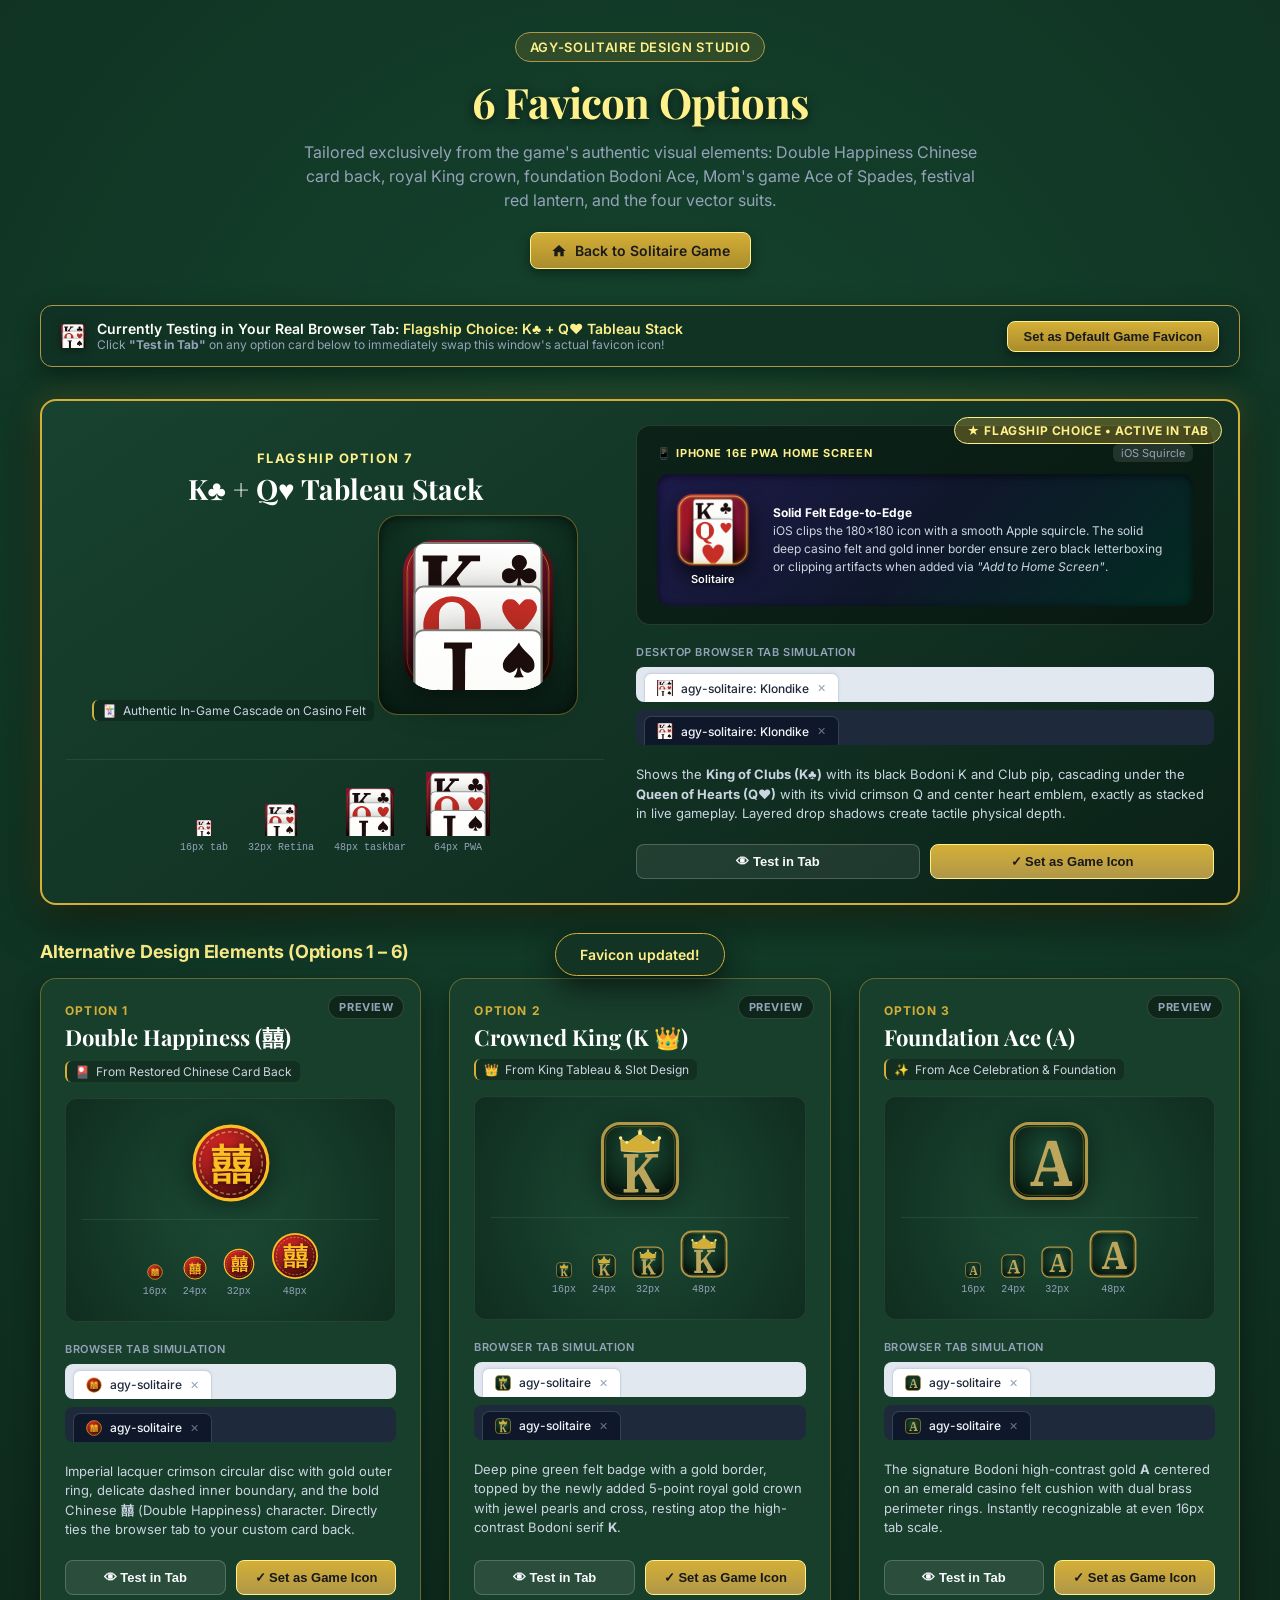
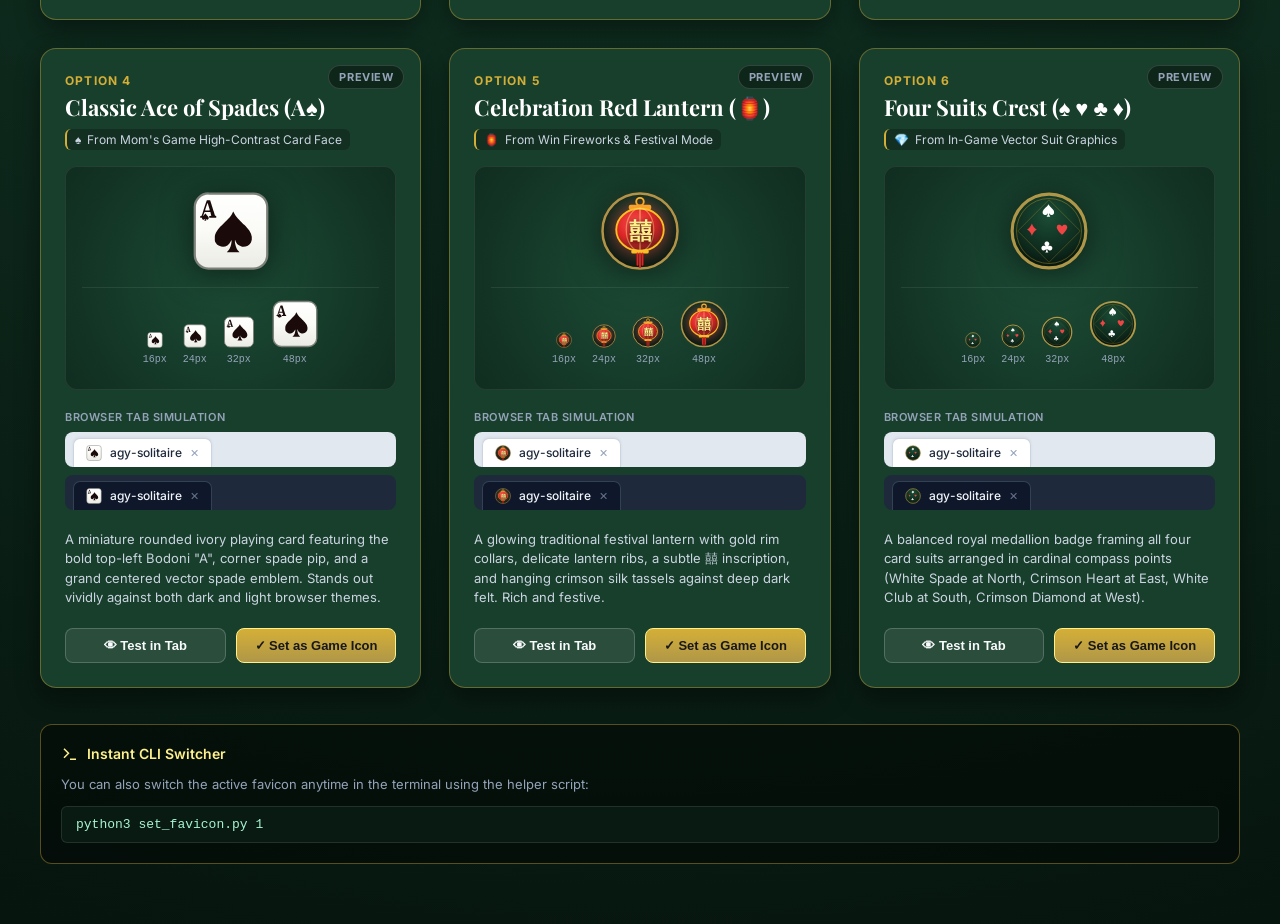
<file: favicon-options-preview.html>
<!DOCTYPE html>
<html lang="en">
<head>
  <meta charset="UTF-8">
  <meta name="viewport" content="width=device-width, initial-scale=1.0">
  <title>agy-solitaire — Favicon & iPhone PWA Icon Studio</title>
  <link rel="icon" id="dynamic-favicon" type="image/svg+xml" href="favicon-kqj-crimson.svg">
  <link rel="preconnect" href="https://fonts.googleapis.com">
  <link rel="preconnect" href="https://fonts.gstatic.com" crossorigin>
  <link href="https://fonts.googleapis.com/css2?family=Playfair+Display:wght@700;900&family=Inter:wght@400;500;600;700&display=swap" rel="stylesheet">
  <style>
    :root {
      --felt-bg: #0c2419;
      --felt-surface: #133324;
      --felt-card: #183e2c;
      --gold-primary: #d4af37;
      --gold-light: #fef08a;
      --gold-border: rgba(212, 175, 55, 0.4);
      --gold-border-solid: #b09748;
      --crimson: #dc2626;
      --text-main: #f8fafc;
      --text-muted: #94a3b8;
    }

    * {
      box-sizing: border-box;
      margin: 0;
      padding: 0;
    }

    body {
      background-color: var(--felt-bg);
      background-image: radial-gradient(circle at 50% 20%, #15452f 0%, #0c2419 70%, #06150e 100%);
      color: var(--text-main);
      font-family: 'Inter', -apple-system, BlinkMacSystemFont, sans-serif;
      min-height: 100vh;
      padding: 32px 20px 60px;
    }

    .container {
      max-width: 1200px;
      margin: 0 auto;
    }

    header {
      text-align: center;
      margin-bottom: 36px;
    }

    .badge-top {
      display: inline-block;
      padding: 6px 14px;
      background: rgba(212, 175, 55, 0.15);
      border: 1px solid var(--gold-border-solid);
      border-radius: 9999px;
      color: var(--gold-light);
      font-size: 13px;
      font-weight: 600;
      letter-spacing: 0.05em;
      text-transform: uppercase;
      margin-bottom: 12px;
    }

    h1 {
      font-family: 'Playfair Display', Georgia, serif;
      font-size: clamp(28px, 4vw, 42px);
      color: var(--gold-light);
      text-shadow: 0 2px 10px rgba(0, 0, 0, 0.6);
      margin-bottom: 10px;
      letter-spacing: -0.02em;
    }

    p.subtitle {
      color: var(--text-muted);
      font-size: 16px;
      max-width: 680px;
      margin: 0 auto 20px;
      line-height: 1.5;
    }

    .nav-links {
      display: flex;
      justify-content: center;
      gap: 16px;
      flex-wrap: wrap;
    }

    .btn-nav {
      display: inline-flex;
      align-items: center;
      gap: 8px;
      padding: 9px 20px;
      border-radius: 8px;
      font-size: 14px;
      font-weight: 600;
      text-decoration: none;
      transition: all 0.2s ease;
      cursor: pointer;
    }

    .btn-nav-primary {
      background: linear-gradient(180deg, #d4af37, #aa8c2c);
      color: #1a1a1a;
      border: 1px solid #fef08a;
      box-shadow: 0 4px 12px rgba(0, 0, 0, 0.4);
    }
    .btn-nav-primary:hover {
      background: linear-gradient(180deg, #fef08a, #d4af37);
      transform: translateY(-1px);
    }

    .btn-nav-secondary {
      background: rgba(255, 255, 255, 0.08);
      color: var(--text-main);
      border: 1px solid rgba(255, 255, 255, 0.2);
    }
    .btn-nav-secondary:hover {
      background: rgba(255, 255, 255, 0.15);
      border-color: var(--gold-primary);
    }

    /* Active Tab Bar Notification Banner */
    .tab-notice-banner {
      background: rgba(16, 50, 36, 0.9);
      border: 1px solid var(--gold-border-solid);
      border-radius: 12px;
      padding: 14px 20px;
      margin-bottom: 32px;
      display: flex;
      align-items: center;
      justify-content: space-between;
      gap: 16px;
      box-shadow: 0 8px 24px rgba(0,0,0,0.35);
      flex-wrap: wrap;
    }

    .tab-notice-info {
      display: flex;
      align-items: center;
      gap: 12px;
    }

    .active-favicon-img {
      width: 24px;
      height: 24px;
      filter: drop-shadow(0 2px 4px rgba(0,0,0,0.4));
    }

    /* Favicon Grid */
    .favicon-grid {
      display: grid;
      grid-template-columns: repeat(auto-fit, minmax(340px, 1fr));
      gap: 28px;
    }

    .card {
      background: var(--felt-card);
      border: 1px solid var(--gold-border);
      border-radius: 16px;
      padding: 24px;
      display: flex;
      flex-direction: column;
      position: relative;
      overflow: hidden;
      box-shadow: 0 10px 25px rgba(0, 0, 0, 0.4);
      transition: transform 0.25s ease, border-color 0.25s ease, box-shadow 0.25s ease;
    }

    .card:hover {
      transform: translateY(-4px);
      border-color: var(--gold-primary);
      box-shadow: 0 16px 36px rgba(0, 0, 0, 0.55), 0 0 20px rgba(212, 175, 55, 0.2);
    }

    .card-badge {
      position: absolute;
      top: 16px;
      right: 16px;
      font-size: 11px;
      font-weight: 700;
      letter-spacing: 0.05em;
      text-transform: uppercase;
      padding: 4px 10px;
      border-radius: 9999px;
      background: rgba(0, 0, 0, 0.4);
      border: 1px solid rgba(255, 255, 255, 0.15);
      color: var(--text-muted);
    }

    .card.active-option .card-badge {
      background: rgba(212, 175, 55, 0.25);
      border-color: var(--gold-primary);
      color: var(--gold-light);
    }

    .card-header {
      margin-bottom: 16px;
    }

    .option-num {
      font-size: 12px;
      font-weight: 700;
      color: var(--gold-primary);
      text-transform: uppercase;
      letter-spacing: 0.1em;
      margin-bottom: 4px;
    }

    .option-title {
      font-family: 'Playfair Display', Georgia, serif;
      font-size: 22px;
      color: #fff;
      margin-bottom: 6px;
    }

    .design-heritage {
      display: inline-flex;
      align-items: center;
      gap: 6px;
      font-size: 12px;
      color: #cbd5e1;
      background: rgba(0, 0, 0, 0.25);
      padding: 3px 8px;
      border-radius: 6px;
      border-left: 2px solid var(--gold-primary);
    }

    /* Hero Preview Area */
    .preview-hero {
      background: radial-gradient(circle at 50% 50%, #1c4b35 0%, #102d20 100%);
      border: 1px solid rgba(255, 255, 255, 0.08);
      border-radius: 12px;
      padding: 24px 16px;
      display: flex;
      flex-direction: column;
      align-items: center;
      justify-content: center;
      margin-bottom: 20px;
      position: relative;
    }

    .hero-icon {
      width: 80px;
      height: 80px;
      filter: drop-shadow(0 6px 16px rgba(0,0,0,0.5));
      transition: transform 0.2s ease;
    }
    .hero-icon:hover {
      transform: scale(1.08);
    }

    /* Scale Ladder */
    .scale-row {
      display: flex;
      align-items: flex-end;
      justify-content: center;
      gap: 16px;
      margin-top: 16px;
      width: 100%;
      padding-top: 12px;
      border-top: 1px solid rgba(255, 255, 255, 0.08);
    }

    .scale-item {
      display: flex;
      flex-direction: column;
      align-items: center;
      gap: 6px;
    }

    .scale-label {
      font-size: 10px;
      color: var(--text-muted);
      font-family: monospace;
    }

    /* Simulated Browser Tabs */
    .tab-sim-section {
      margin-bottom: 20px;
    }

    .tab-sim-title {
      font-size: 11px;
      text-transform: uppercase;
      letter-spacing: 0.05em;
      color: var(--text-muted);
      margin-bottom: 8px;
      display: block;
      font-weight: 600;
    }

    .mock-browser-tabs {
      display: flex;
      flex-direction: column;
      gap: 8px;
    }

    /* Light Tab Mock */
    .mock-tab-bar.light {
      background: #e2e8f0;
      border-radius: 8px;
      padding: 6px 8px 0;
      display: flex;
      align-items: center;
    }

    .mock-tab.light {
      background: #ffffff;
      border-top-left-radius: 7px;
      border-top-right-radius: 7px;
      padding: 6px 12px;
      display: inline-flex;
      align-items: center;
      gap: 8px;
      box-shadow: 0 -1px 3px rgba(0,0,0,0.06);
      max-width: 210px;
      border: 1px solid #cbd5e1;
      border-bottom: none;
    }

    .mock-tab.light .tab-text {
      color: #1e293b;
      font-size: 12px;
      font-weight: 500;
      white-space: nowrap;
      overflow: hidden;
      text-overflow: ellipsis;
    }

    .mock-tab.light .tab-close {
      color: #94a3b8;
      font-size: 11px;
      margin-left: auto;
    }

    /* Dark Tab Mock */
    .mock-tab-bar.dark {
      background: #1e293b;
      border-radius: 8px;
      padding: 6px 8px 0;
      display: flex;
      align-items: center;
    }

    .mock-tab.dark {
      background: #0f172a;
      border-top-left-radius: 7px;
      border-top-right-radius: 7px;
      padding: 6px 12px;
      display: inline-flex;
      align-items: center;
      gap: 8px;
      max-width: 210px;
      border: 1px solid #334155;
      border-bottom: none;
    }

    .mock-tab.dark .tab-text {
      color: #f1f5f9;
      font-size: 12px;
      font-weight: 500;
      white-space: nowrap;
      overflow: hidden;
      text-overflow: ellipsis;
    }

    .mock-tab.dark .tab-close {
      color: #64748b;
      font-size: 11px;
      margin-left: auto;
    }

    .tab-favicon-16 {
      width: 16px;
      height: 16px;
      flex-shrink: 0;
    }

    /* Description */
    .option-desc {
      font-size: 13px;
      line-height: 1.5;
      color: #cbd5e1;
      margin-bottom: 20px;
      flex-grow: 1;
    }

    /* Card Actions */
    .card-actions {
      display: flex;
      gap: 10px;
      margin-top: auto;
    }

    .btn-card {
      flex: 1;
      padding: 9px 12px;
      border-radius: 8px;
      font-size: 13px;
      font-weight: 600;
      cursor: pointer;
      display: inline-flex;
      align-items: center;
      justify-content: center;
      gap: 6px;
      transition: all 0.2s;
    }

    .btn-test {
      background: rgba(255, 255, 255, 0.08);
      border: 1px solid rgba(255, 255, 255, 0.2);
      color: #f8fafc;
    }
    .btn-test:hover {
      background: rgba(255, 255, 255, 0.16);
      border-color: var(--gold-light);
    }

    .btn-apply {
      background: linear-gradient(180deg, #d4af37, #b09748);
      border: 1px solid #fef08a;
      color: #18181b;
    }
    .btn-apply:hover {
      background: linear-gradient(180deg, #fef08a, #d4af37);
      box-shadow: 0 4px 12px rgba(212, 175, 55, 0.35);
    }

    /* Quick apply modal or code snippet */
    .cli-box {
      margin-top: 36px;
      background: rgba(0, 0, 0, 0.4);
      border: 1px solid var(--gold-border);
      border-radius: 12px;
      padding: 20px;
      display: flex;
      flex-direction: column;
      gap: 12px;
    }

    .cli-box-title {
      font-size: 14px;
      font-weight: 600;
      color: var(--gold-light);
      display: flex;
      align-items: center;
      gap: 8px;
    }

    .code-block {
      background: #091a12;
      border: 1px solid rgba(255, 255, 255, 0.1);
      border-radius: 6px;
      padding: 10px 14px;
      font-family: monospace;
      font-size: 13px;
      color: #a7f3d0;
      overflow-x: auto;
    }

    /* Toast Notification */
    #toast {
      position: fixed;
      bottom: 24px;
      left: 50%;
      transform: translateX(-50%) translateY(100px);
      background: #133324;
      border: 1px solid var(--gold-primary);
      color: var(--gold-light);
      padding: 12px 24px;
      border-radius: 9999px;
      font-size: 14px;
      font-weight: 600;
      box-shadow: 0 10px 30px rgba(0,0,0,0.6);
      transition: transform 0.3s cubic-bezier(0.16, 1, 0.3, 1);
      z-index: 1000;
      pointer-events: none;
    }
    #toast.show {
      transform: translateX(-50%) translateY(0);
    }
  </style>
</head>
<body>

  <div class="container">
    <header>
      <div class="badge-top">agy-solitaire Design Studio</div>
      <h1>6 Favicon Options</h1>
      <p class="subtitle">
        Tailored exclusively from the game's authentic visual elements: Double Happiness Chinese card back, royal King crown, foundation Bodoni Ace, Mom's game Ace of Spades, festival red lantern, and the four vector suits.
      </p>
      <div class="nav-links">
        <a href="index.html" class="btn-nav btn-nav-primary">
          <svg width="16" height="16" viewBox="0 0 24 24" fill="currentColor"><path d="M10 20v-6h4v6h5v-8h3L12 3 2 12h3v8z"/></svg>
          Back to Solitaire Game
        </a>
      </div>
    </header>

    <!-- Real Tab Live Test Notice Banner -->
    <div class="tab-notice-banner">
      <div class="tab-notice-info">
        <img id="banner-active-icon" class="active-favicon-img" src="favicon-kqj-crimson.svg" alt="Active Favicon">
        <div>
          <div style="font-size: 14px; font-weight: 600; color: #fff;">
            Currently Testing in Your Real Browser Tab: <span id="banner-active-name" style="color: var(--gold-light);">Flagship Choice: K♣ + Q♥ Tableau Stack</span>
          </div>
          <div style="font-size: 12px; color: var(--text-muted);">
            Click <strong>"Test in Tab"</strong> on any option card below to immediately swap this window's actual favicon icon!
          </div>
        </div>
      </div>
      <div>
        <button onclick="applyOption(activeOptionNum, true)" class="btn-nav btn-nav-primary" style="font-size: 13px; padding: 7px 16px;">
          Set as Default Game Favicon
        </button>
      </div>
    </div>

    <!-- ========================================================================= -->
    <!-- FLAGSHIP HERO: K♣ + Q♥ TABLEAU STACK (IPHONE PWA & FAVICON)                 -->
    <!-- ========================================================================= -->
    <div class="card active-option" id="card-opt-7" style="border: 2px solid var(--gold-primary); box-shadow: 0 14px 44px rgba(0,0,0,0.6), 0 0 30px rgba(212,175,55,0.25); margin-bottom: 36px; background: linear-gradient(145deg, #184230 0%, #113123 60%, #0a2016 100%);">
      <div class="card-badge" id="badge-opt-7" style="background: rgba(212, 175, 55, 0.3); border-color: var(--gold-light); color: var(--gold-light); font-size: 12px; padding: 5px 12px;">
        ★ Flagship Choice &bull; Active in Tab
      </div>

      <div style="display: flex; flex-wrap: wrap; gap: 32px; align-items: center;">
        
        <!-- Left: Large Vector Card Stack & Scale Ladder -->
        <div style="flex: 1 1 320px; text-align: center;">
          <div class="option-num" style="font-size: 13px; color: var(--gold-light); letter-spacing: 0.12em;">Flagship Option 7</div>
          <h2 class="option-title" style="font-size: 28px; margin-bottom: 8px;">K♣ + Q♥ Tableau Stack</h2>
          <div class="design-heritage" style="margin-bottom: 20px;">
            <span>🃏</span> Authentic In-Game Cascade on Casino Felt
          </div>

          <div style="background: radial-gradient(circle at 50% 36%, #1b4e36 0%, #0f2f21 60%, #071710 100%); border: 1px solid rgba(212,175,55,0.4); border-radius: 20px; padding: 24px; box-shadow: inset 0 2px 10px rgba(0,0,0,0.5); display: inline-block;">
            <img src="favicon-kqj-crimson.svg" style="width: 150px; height: 150px; display: block; border-radius: 32px; box-shadow: 0 12px 32px rgba(0,0,0,0.6);" alt="K♣ + Q♥ Stacked">
          </div>

          <div class="scale-row" style="margin-top: 18px; justify-content: center; gap: 20px;">
            <div class="scale-item">
              <img src="favicon-kqj-crimson.svg" width="16" height="16" alt="16px">
              <span class="scale-label">16px tab</span>
            </div>
            <div class="scale-item">
              <img src="favicon-kqj-crimson.svg" width="32" height="32" alt="32px">
              <span class="scale-label">32px Retina</span>
            </div>
            <div class="scale-item">
              <img src="favicon-kqj-crimson.svg" width="48" height="48" alt="48px">
              <span class="scale-label">48px taskbar</span>
            </div>
            <div class="scale-item">
              <img src="favicon-kqj-crimson.svg" width="64" height="64" alt="64px">
              <span class="scale-label">64px PWA</span>
            </div>
          </div>
        </div>

        <!-- Right: iPhone Home Screen PWA Mockup & Browser Tabs -->
        <div style="flex: 1 1 360px;">
          
          <!-- iPhone PWA Home Screen Tile Mockup -->
          <div style="background: rgba(0, 0, 0, 0.4); border: 1px solid rgba(255,255,255,0.12); border-radius: 14px; padding: 18px 20px; margin-bottom: 20px;">
            <div style="display: flex; align-items: center; justify-content: space-between; margin-bottom: 12px;">
              <span style="font-size: 11px; text-transform: uppercase; font-weight: 700; color: var(--gold-light); letter-spacing: 0.08em;">
                📱 iPhone 16e PWA Home Screen
              </span>
              <span style="font-size: 11px; color: var(--text-muted); background: rgba(255,255,255,0.1); padding: 2px 8px; border-radius: 6px;">iOS Squircle</span>
            </div>

            <div style="background: linear-gradient(135deg, #1e1b4b 0%, #0f172a 50%, #022c22 100%); border-radius: 12px; padding: 20px; display: flex; align-items: center; gap: 24px; box-shadow: inset 0 2px 8px rgba(0,0,0,0.6);">
              <div style="display: flex; flex-direction: column; align-items: center; gap: 6px;">
                <!-- Real Apple Touch Icon with authentic iOS squircle radius (~22.5%) -->
                <img src="apple-touch-icon.png" style="width: 72px; height: 72px; border-radius: 16px; box-shadow: 0 8px 20px rgba(0,0,0,0.65), 0 0 1px rgba(255,255,255,0.4);" alt="iPhone PWA App Icon">
                <span style="font-size: 11px; font-weight: 600; color: #f8fafc; text-shadow: 0 1px 3px rgba(0,0,0,0.8);">Solitaire</span>
              </div>
              <div style="font-size: 12px; color: #cbd5e1; line-height: 1.5;">
                <strong style="color: #fff;">Solid Felt Edge-to-Edge</strong><br>
                iOS clips the 180&times;180 icon with a smooth Apple squircle. The solid deep casino felt and gold inner border ensure zero black letterboxing or clipping artifacts when added via <em>"Add to Home Screen"</em>.
              </div>
            </div>
          </div>

          <!-- Browser Tab Simulations -->
          <div class="tab-sim-section" style="margin-bottom: 20px;">
            <span class="tab-sim-title">Desktop Browser Tab Simulation</span>
            <div class="mock-browser-tabs">
              <div class="mock-tab-bar light">
                <div class="mock-tab light">
                  <img class="tab-favicon-16" src="favicon-kqj-crimson.svg" alt="tab icon">
                  <span class="tab-text">agy-solitaire: Klondike</span>
                  <span class="tab-close">✕</span>
                </div>
              </div>
              <div class="mock-tab-bar dark">
                <div class="mock-tab dark">
                  <img class="tab-favicon-16" src="favicon-kqj-crimson.svg" alt="tab icon">
                  <span class="tab-text">agy-solitaire: Klondike</span>
                  <span class="tab-close">✕</span>
                </div>
              </div>
            </div>
          </div>

          <p class="option-desc" style="margin-bottom: 20px;">
            Shows the <strong>King of Clubs (K♣)</strong> with its black Bodoni K and Club pip, cascading under the <strong>Queen of Hearts (Q♥)</strong> with its vivid crimson Q and center heart emblem, exactly as stacked in live gameplay. Layered drop shadows create tactile physical depth.
          </p>

          <div class="card-actions">
            <button class="btn-card btn-test" onclick="testInTab(7, 'favicon-kq-stacked.svg', 'K♣ + Q♥ Tableau Stack')">
              👁 Test in Tab
            </button>
            <button class="btn-card btn-apply" onclick="applyOption(7)">
              ✓ Set as Game Icon
            </button>
          </div>
        </div>

      </div>
    </div>

    <!-- Additional Design Options Grid -->
    <h3 style="font-size: 18px; color: var(--gold-light); margin-bottom: 16px; font-weight: 700; letter-spacing: -0.01em;">
      Alternative Design Elements (Options 1 – 6)
    </h3>
    <div class="favicon-grid">

      <!-- ================= OPTION 1 ================= -->
      <div class="card" id="card-opt-1">
        <div class="card-badge" id="badge-opt-1">Preview</div>
        <div class="card-header">
          <div class="option-num">Option 1</div>
          <h2 class="option-title">Double Happiness (囍)</h2>
          <div class="design-heritage">
            <span>🎴</span> From Restored Chinese Card Back
          </div>
        </div>

        <div class="preview-hero">
          <img class="hero-icon" src="favicon-double-happiness.svg" alt="Option 1: Double Happiness">
          <div class="scale-row">
            <div class="scale-item">
              <img src="favicon-double-happiness.svg" width="16" height="16" alt="16px">
              <span class="scale-label">16px</span>
            </div>
            <div class="scale-item">
              <img src="favicon-double-happiness.svg" width="24" height="24" alt="24px">
              <span class="scale-label">24px</span>
            </div>
            <div class="scale-item">
              <img src="favicon-double-happiness.svg" width="32" height="32" alt="32px">
              <span class="scale-label">32px</span>
            </div>
            <div class="scale-item">
              <img src="favicon-double-happiness.svg" width="48" height="48" alt="48px">
              <span class="scale-label">48px</span>
            </div>
          </div>
        </div>

        <div class="tab-sim-section">
          <span class="tab-sim-title">Browser Tab Simulation</span>
          <div class="mock-browser-tabs">
            <div class="mock-tab-bar light">
              <div class="mock-tab light">
                <img class="tab-favicon-16" src="favicon-double-happiness.svg" alt="tab icon">
                <span class="tab-text">agy-solitaire</span>
                <span class="tab-close">✕</span>
              </div>
            </div>
            <div class="mock-tab-bar dark">
              <div class="mock-tab dark">
                <img class="tab-favicon-16" src="favicon-double-happiness.svg" alt="tab icon">
                <span class="tab-text">agy-solitaire</span>
                <span class="tab-close">✕</span>
              </div>
            </div>
          </div>
        </div>

        <p class="option-desc">
          Imperial lacquer crimson circular disc with gold outer ring, delicate dashed inner boundary, and the bold Chinese <strong>囍</strong> (Double Happiness) character. Directly ties the browser tab to your custom card back.
        </p>

        <div class="card-actions">
          <button class="btn-card btn-test" onclick="testInTab(1, 'favicon-double-happiness.svg', 'Option 1 (Double Happiness 囍)')">
            👁 Test in Tab
          </button>
          <button class="btn-card btn-apply" onclick="applyOption(1)">
            ✓ Set as Game Icon
          </button>
        </div>
      </div>

      <!-- ================= OPTION 2 ================= -->
      <div class="card" id="card-opt-2">
        <div class="card-badge" id="badge-opt-2">Preview</div>
        <div class="card-header">
          <div class="option-num">Option 2</div>
          <h2 class="option-title">Crowned King (K 👑)</h2>
          <div class="design-heritage">
            <span>👑</span> From King Tableau & Slot Design
          </div>
        </div>

        <div class="preview-hero">
          <img class="hero-icon" src="favicon-crowned-king.svg" alt="Option 2: Crowned King">
          <div class="scale-row">
            <div class="scale-item">
              <img src="favicon-crowned-king.svg" width="16" height="16" alt="16px">
              <span class="scale-label">16px</span>
            </div>
            <div class="scale-item">
              <img src="favicon-crowned-king.svg" width="24" height="24" alt="24px">
              <span class="scale-label">24px</span>
            </div>
            <div class="scale-item">
              <img src="favicon-crowned-king.svg" width="32" height="32" alt="32px">
              <span class="scale-label">32px</span>
            </div>
            <div class="scale-item">
              <img src="favicon-crowned-king.svg" width="48" height="48" alt="48px">
              <span class="scale-label">48px</span>
            </div>
          </div>
        </div>

        <div class="tab-sim-section">
          <span class="tab-sim-title">Browser Tab Simulation</span>
          <div class="mock-browser-tabs">
            <div class="mock-tab-bar light">
              <div class="mock-tab light">
                <img class="tab-favicon-16" src="favicon-crowned-king.svg" alt="tab icon">
                <span class="tab-text">agy-solitaire</span>
                <span class="tab-close">✕</span>
              </div>
            </div>
            <div class="mock-tab-bar dark">
              <div class="mock-tab dark">
                <img class="tab-favicon-16" src="favicon-crowned-king.svg" alt="tab icon">
                <span class="tab-text">agy-solitaire</span>
                <span class="tab-close">✕</span>
              </div>
            </div>
          </div>
        </div>

        <p class="option-desc">
          Deep pine green felt badge with a gold border, topped by the newly added 5-point royal gold crown with jewel pearls and cross, resting atop the high-contrast Bodoni serif <strong>K</strong>.
        </p>

        <div class="card-actions">
          <button class="btn-card btn-test" onclick="testInTab(2, 'favicon-crowned-king.svg', 'Option 2 (Crowned King)')">
            👁 Test in Tab
          </button>
          <button class="btn-card btn-apply" onclick="applyOption(2)">
            ✓ Set as Game Icon
          </button>
        </div>
      </div>

      <!-- ================= OPTION 3 ================= -->
      <div class="card" id="card-opt-3">
        <div class="card-badge" id="badge-opt-3">Preview</div>
        <div class="card-header">
          <div class="option-num">Option 3</div>
          <h2 class="option-title">Foundation Ace (A)</h2>
          <div class="design-heritage">
            <span>✨</span> From Ace Celebration & Foundation
          </div>
        </div>

        <div class="preview-hero">
          <img class="hero-icon" src="favicon-foundation-ace.svg" alt="Option 3: Foundation Ace">
          <div class="scale-row">
            <div class="scale-item">
              <img src="favicon-foundation-ace.svg" width="16" height="16" alt="16px">
              <span class="scale-label">16px</span>
            </div>
            <div class="scale-item">
              <img src="favicon-foundation-ace.svg" width="24" height="24" alt="24px">
              <span class="scale-label">24px</span>
            </div>
            <div class="scale-item">
              <img src="favicon-foundation-ace.svg" width="32" height="32" alt="32px">
              <span class="scale-label">32px</span>
            </div>
            <div class="scale-item">
              <img src="favicon-foundation-ace.svg" width="48" height="48" alt="48px">
              <span class="scale-label">48px</span>
            </div>
          </div>
        </div>

        <div class="tab-sim-section">
          <span class="tab-sim-title">Browser Tab Simulation</span>
          <div class="mock-browser-tabs">
            <div class="mock-tab-bar light">
              <div class="mock-tab light">
                <img class="tab-favicon-16" src="favicon-foundation-ace.svg" alt="tab icon">
                <span class="tab-text">agy-solitaire</span>
                <span class="tab-close">✕</span>
              </div>
            </div>
            <div class="mock-tab-bar dark">
              <div class="mock-tab dark">
                <img class="tab-favicon-16" src="favicon-foundation-ace.svg" alt="tab icon">
                <span class="tab-text">agy-solitaire</span>
                <span class="tab-close">✕</span>
              </div>
            </div>
          </div>
        </div>

        <p class="option-desc">
          The signature Bodoni high-contrast gold <strong>A</strong> centered on an emerald casino felt cushion with dual brass perimeter rings. Instantly recognizable at even 16px tab scale.
        </p>

        <div class="card-actions">
          <button class="btn-card btn-test" onclick="testInTab(3, 'favicon-foundation-ace.svg', 'Option 3 (Foundation Ace)')">
            👁 Test in Tab
          </button>
          <button class="btn-card btn-apply" onclick="applyOption(3)">
            ✓ Set as Game Icon
          </button>
        </div>
      </div>

      <!-- ================= OPTION 4 ================= -->
      <div class="card" id="card-opt-4">
        <div class="card-badge" id="badge-opt-4">Preview</div>
        <div class="card-header">
          <div class="option-num">Option 4</div>
          <h2 class="option-title">Classic Ace of Spades (A♠)</h2>
          <div class="design-heritage">
            <span>♠️</span> From Mom's Game High-Contrast Card Face
          </div>
        </div>

        <div class="preview-hero">
          <img class="hero-icon" src="favicon-ace-spades.svg" alt="Option 4: Ace of Spades">
          <div class="scale-row">
            <div class="scale-item">
              <img src="favicon-ace-spades.svg" width="16" height="16" alt="16px">
              <span class="scale-label">16px</span>
            </div>
            <div class="scale-item">
              <img src="favicon-ace-spades.svg" width="24" height="24" alt="24px">
              <span class="scale-label">24px</span>
            </div>
            <div class="scale-item">
              <img src="favicon-ace-spades.svg" width="32" height="32" alt="32px">
              <span class="scale-label">32px</span>
            </div>
            <div class="scale-item">
              <img src="favicon-ace-spades.svg" width="48" height="48" alt="48px">
              <span class="scale-label">48px</span>
            </div>
          </div>
        </div>

        <div class="tab-sim-section">
          <span class="tab-sim-title">Browser Tab Simulation</span>
          <div class="mock-browser-tabs">
            <div class="mock-tab-bar light">
              <div class="mock-tab light">
                <img class="tab-favicon-16" src="favicon-ace-spades.svg" alt="tab icon">
                <span class="tab-text">agy-solitaire</span>
                <span class="tab-close">✕</span>
              </div>
            </div>
            <div class="mock-tab-bar dark">
              <div class="mock-tab dark">
                <img class="tab-favicon-16" src="favicon-ace-spades.svg" alt="tab icon">
                <span class="tab-text">agy-solitaire</span>
                <span class="tab-close">✕</span>
              </div>
            </div>
          </div>
        </div>

        <p class="option-desc">
          A miniature rounded ivory playing card featuring the bold top-left Bodoni "A", corner spade pip, and a grand centered vector spade emblem. Stands out vividly against both dark and light browser themes.
        </p>

        <div class="card-actions">
          <button class="btn-card btn-test" onclick="testInTab(4, 'favicon-ace-spades.svg', 'Option 4 (Ace of Spades)')">
            👁 Test in Tab
          </button>
          <button class="btn-card btn-apply" onclick="applyOption(4)">
            ✓ Set as Game Icon
          </button>
        </div>
      </div>

      <!-- ================= OPTION 5 ================= -->
      <div class="card" id="card-opt-5">
        <div class="card-badge" id="badge-opt-5">Preview</div>
        <div class="card-header">
          <div class="option-num">Option 5</div>
          <h2 class="option-title">Celebration Red Lantern (🏮)</h2>
          <div class="design-heritage">
            <span>🏮</span> From Win Fireworks & Festival Mode
          </div>
        </div>

        <div class="preview-hero">
          <img class="hero-icon" src="favicon-lantern.svg" alt="Option 5: Red Lantern">
          <div class="scale-row">
            <div class="scale-item">
              <img src="favicon-lantern.svg" width="16" height="16" alt="16px">
              <span class="scale-label">16px</span>
            </div>
            <div class="scale-item">
              <img src="favicon-lantern.svg" width="24" height="24" alt="24px">
              <span class="scale-label">24px</span>
            </div>
            <div class="scale-item">
              <img src="favicon-lantern.svg" width="32" height="32" alt="32px">
              <span class="scale-label">32px</span>
            </div>
            <div class="scale-item">
              <img src="favicon-lantern.svg" width="48" height="48" alt="48px">
              <span class="scale-label">48px</span>
            </div>
          </div>
        </div>

        <div class="tab-sim-section">
          <span class="tab-sim-title">Browser Tab Simulation</span>
          <div class="mock-browser-tabs">
            <div class="mock-tab-bar light">
              <div class="mock-tab light">
                <img class="tab-favicon-16" src="favicon-lantern.svg" alt="tab icon">
                <span class="tab-text">agy-solitaire</span>
                <span class="tab-close">✕</span>
              </div>
            </div>
            <div class="mock-tab-bar dark">
              <div class="mock-tab dark">
                <img class="tab-favicon-16" src="favicon-lantern.svg" alt="tab icon">
                <span class="tab-text">agy-solitaire</span>
                <span class="tab-close">✕</span>
              </div>
            </div>
          </div>
        </div>

        <p class="option-desc">
          A glowing traditional festival lantern with gold rim collars, delicate lantern ribs, a subtle 囍 inscription, and hanging crimson silk tassels against deep dark felt. Rich and festive.
        </p>

        <div class="card-actions">
          <button class="btn-card btn-test" onclick="testInTab(5, 'favicon-lantern.svg', 'Option 5 (Red Lantern)')">
            👁 Test in Tab
          </button>
          <button class="btn-card btn-apply" onclick="applyOption(5)">
            ✓ Set as Game Icon
          </button>
        </div>
      </div>

      <!-- ================= OPTION 6 ================= -->
      <div class="card" id="card-opt-6">
        <div class="card-badge" id="badge-opt-6">Preview</div>
        <div class="card-header">
          <div class="option-num">Option 6</div>
          <h2 class="option-title">Four Suits Crest (♠ ♥ ♣ ♦)</h2>
          <div class="design-heritage">
            <span>💎</span> From In-Game Vector Suit Graphics
          </div>
        </div>

        <div class="preview-hero">
          <img class="hero-icon" src="favicon-four-suits.svg" alt="Option 6: Four Suits Crest">
          <div class="scale-row">
            <div class="scale-item">
              <img src="favicon-four-suits.svg" width="16" height="16" alt="16px">
              <span class="scale-label">16px</span>
            </div>
            <div class="scale-item">
              <img src="favicon-four-suits.svg" width="24" height="24" alt="24px">
              <span class="scale-label">24px</span>
            </div>
            <div class="scale-item">
              <img src="favicon-four-suits.svg" width="32" height="32" alt="32px">
              <span class="scale-label">32px</span>
            </div>
            <div class="scale-item">
              <img src="favicon-four-suits.svg" width="48" height="48" alt="48px">
              <span class="scale-label">48px</span>
            </div>
          </div>
        </div>

        <div class="tab-sim-section">
          <span class="tab-sim-title">Browser Tab Simulation</span>
          <div class="mock-browser-tabs">
            <div class="mock-tab-bar light">
              <div class="mock-tab light">
                <img class="tab-favicon-16" src="favicon-four-suits.svg" alt="tab icon">
                <span class="tab-text">agy-solitaire</span>
                <span class="tab-close">✕</span>
              </div>
            </div>
            <div class="mock-tab-bar dark">
              <div class="mock-tab dark">
                <img class="tab-favicon-16" src="favicon-four-suits.svg" alt="tab icon">
                <span class="tab-text">agy-solitaire</span>
                <span class="tab-close">✕</span>
              </div>
            </div>
          </div>
        </div>

        <p class="option-desc">
          A balanced royal medallion badge framing all four card suits arranged in cardinal compass points (White Spade at North, Crimson Heart at East, White Club at South, Crimson Diamond at West).
        </p>

        <div class="card-actions">
          <button class="btn-card btn-test" onclick="testInTab(6, 'favicon-four-suits.svg', 'Option 6 (Four Suits Crest)')">
            👁 Test in Tab
          </button>
          <button class="btn-card btn-apply" onclick="applyOption(6)">
            ✓ Set as Game Icon
          </button>
        </div>
      </div>

    </div>

    <!-- CLI Instructions -->
    <div class="cli-box">
      <div class="cli-box-title">
        <svg width="18" height="18" viewBox="0 0 24 24" fill="none" stroke="currentColor" stroke-width="2"><polyline points="4 17 10 11 4 5"></polyline><line x1="12" y1="19" x2="20" y2="19"></line></svg>
        Instant CLI Switcher
      </div>
      <div style="font-size: 13px; color: var(--text-muted); line-height: 1.5;">
        You can also switch the active favicon anytime in the terminal using the helper script:
      </div>
      <div class="code-block" id="cli-cmd-display">python3 set_favicon.py 1</div>
    </div>
  </div>

  <div id="toast">Favicon updated!</div>

  <script>
    let activeOptionNum = 8;
    const faviconMap = {
      1: { file: 'favicon-double-happiness.svg', name: 'Option 1 (Double Happiness 囍)' },
      2: { file: 'favicon-crowned-king.svg', name: 'Option 2 (Crowned King)' },
      3: { file: 'favicon-foundation-ace.svg', name: 'Option 3 (Foundation Ace)' },
      4: { file: 'favicon-ace-spades.svg', name: 'Option 4 (Ace of Spades)' },
      5: { file: 'favicon-lantern.svg', name: 'Option 5 (Red Lantern)' },
      6: { file: 'favicon-four-suits.svg', name: 'Option 6 (Four Suits Crest)' },
      7: { file: 'favicon-kq-stacked.svg', name: 'Option 7 (K♣ + Q♥ Tableau Stack)' },
      8: { file: 'favicon-kqj-crimson.svg', name: 'Flagship Option 8 (K♣ + Q♥ + J♠ Full-Bleed Crimson)' },
      9: { file: 'favicon-kqj-felt-rim.svg', name: 'Option 9 (K♣ + Q♥ + J♠ Felt with Crimson Rim)' }
    };

    function testInTab(num, file, name) {
      activeOptionNum = num;
      // Change real document favicon
      let link = document.getElementById('dynamic-favicon');
      if (!link) {
        link = document.createElement('link');
        link.id = 'dynamic-favicon';
        link.rel = 'icon';
        link.type = 'image/svg+xml';
        document.head.appendChild(link);
      }
      link.href = file + '?v=' + Date.now();

      // Update banner
      document.getElementById('banner-active-icon').src = file;
      document.getElementById('banner-active-name').textContent = name;
      document.getElementById('cli-cmd-display').textContent = 'python3 set_favicon.py ' + num;

      // Update active cards styling
      for (let i = 1; i <= 7; i++) {
        const card = document.getElementById('card-opt-' + i);
        const badge = document.getElementById('badge-opt-' + i);
        if (card && badge) {
          if (i === num) {
            card.classList.add('active-option');
            badge.textContent = i === 7 ? '★ Flagship Choice • Active in Tab' : 'Active in Tab';
          } else {
            card.classList.remove('active-option');
            badge.textContent = i === 7 ? '★ Flagship Choice' : 'Preview';
          }
        }
      }

      showToast('Swapped browser tab favicon to ' + name);
    }

    function applyOption(num, fromBanner) {
      const opt = faviconMap[num];
      fetch('/apply-favicon?option=' + num, { method: 'POST' }).catch(() => {});
      testInTab(num, opt.file, opt.name);
      showToast('Selected ' + opt.name + ' as game favicon!');
    }

    function showToast(msg) {
      const toast = document.getElementById('toast');
      toast.textContent = msg;
      toast.classList.add('show');
      setTimeout(() => {
        toast.classList.remove('show');
      }, 2500);
    }
  </script>
</body>
</html>
</file>
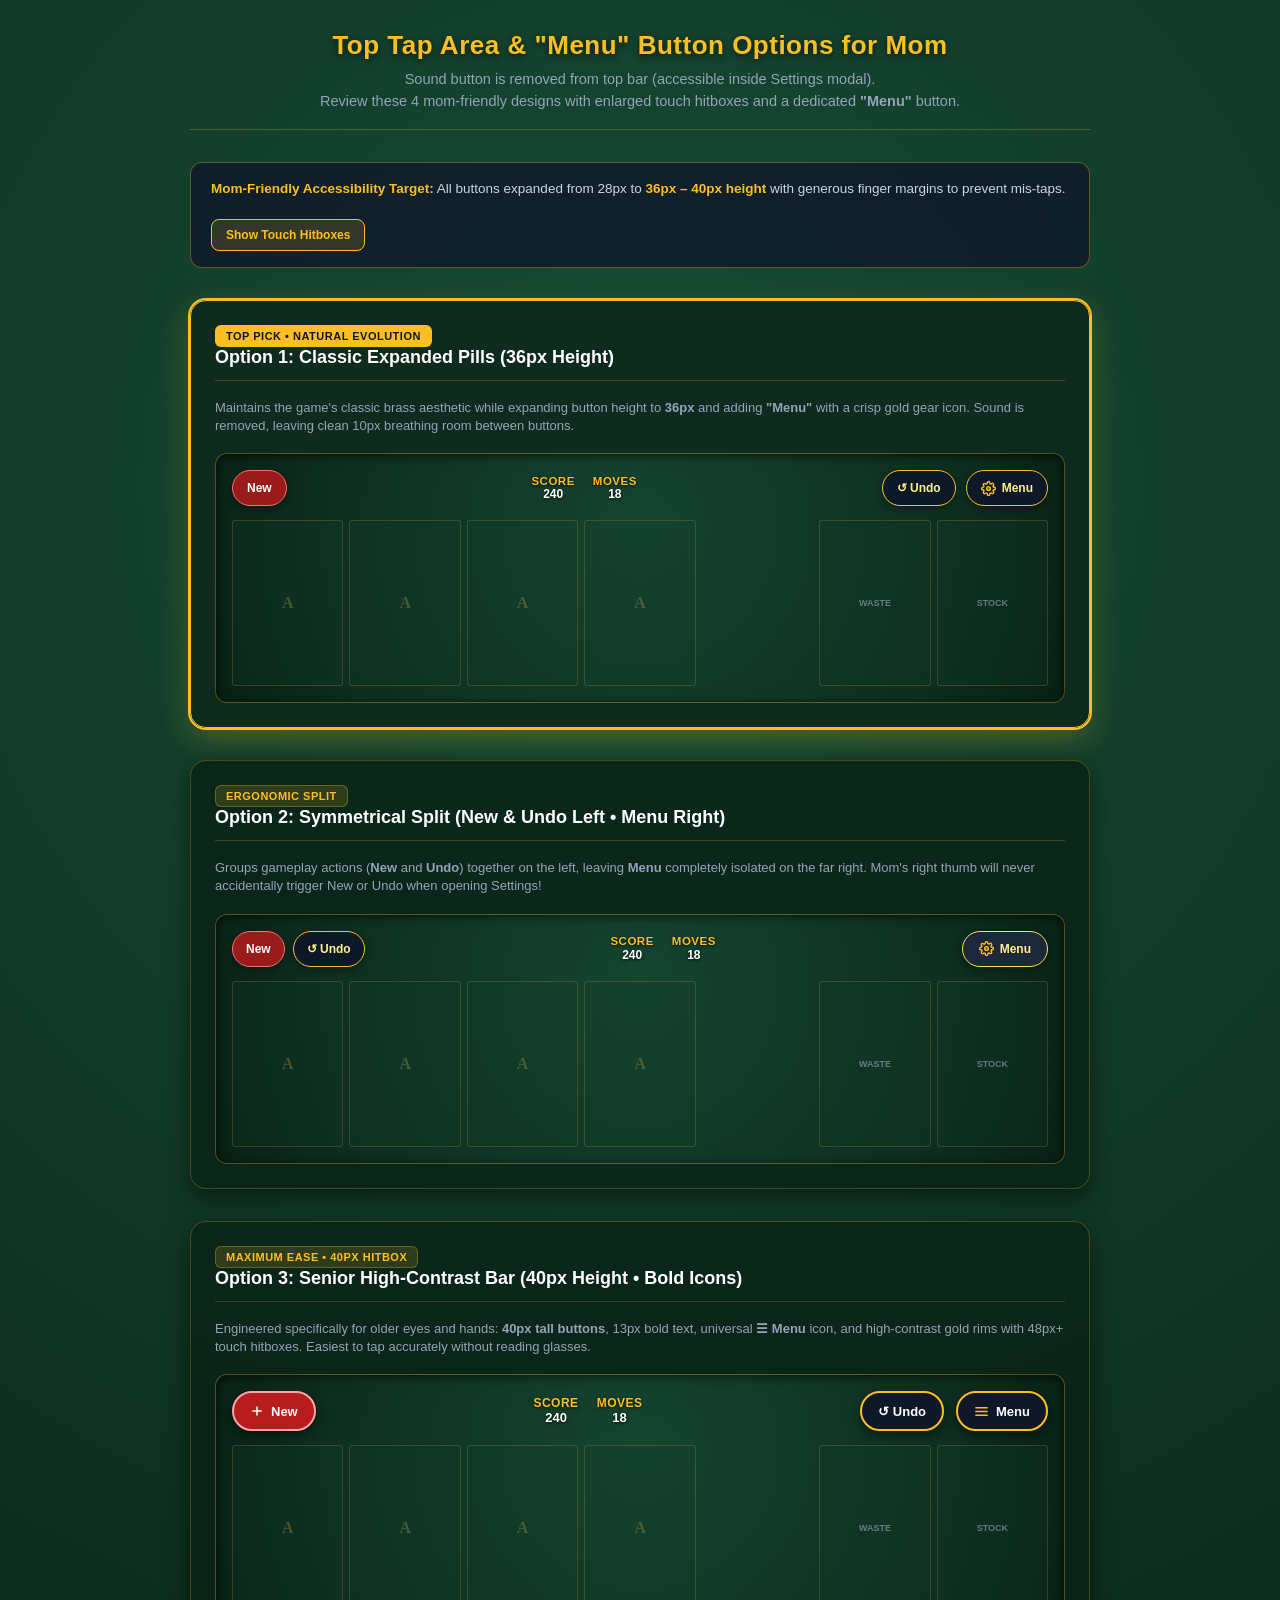
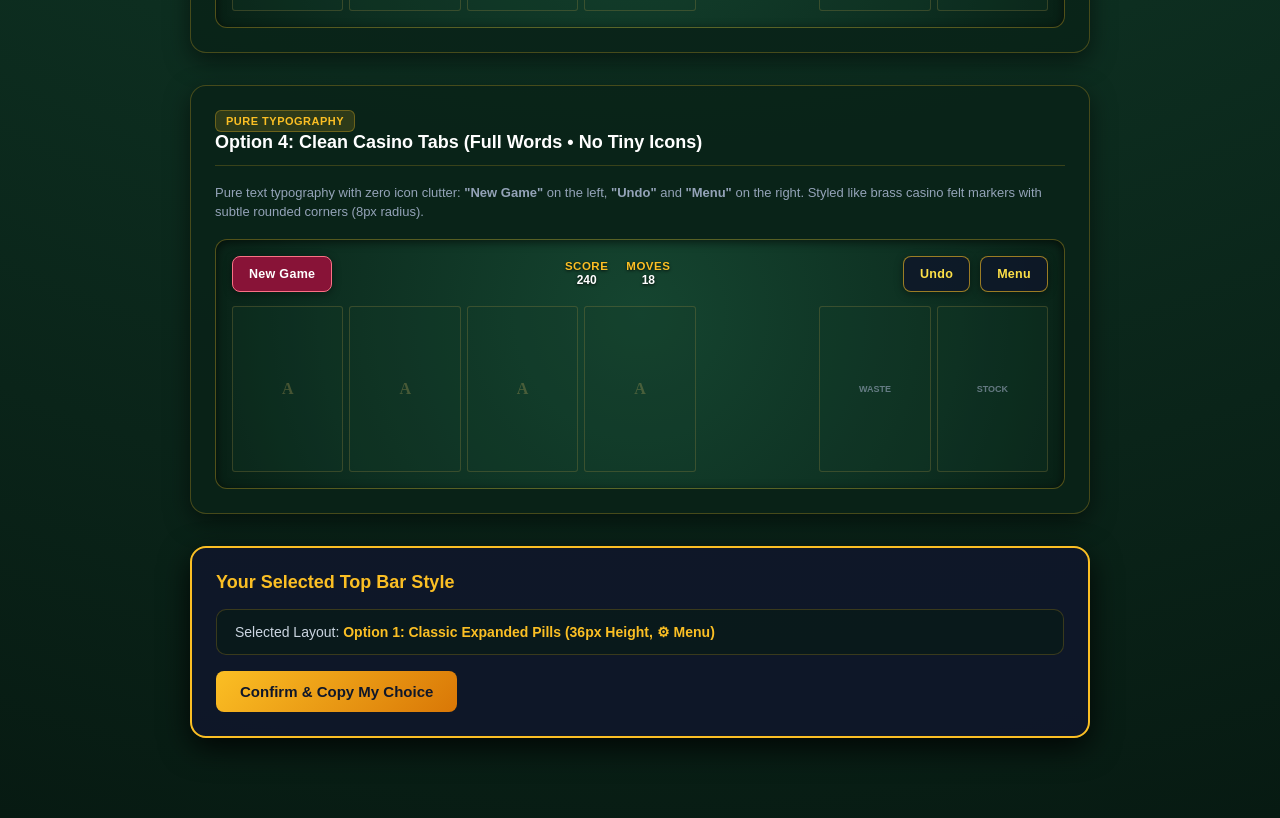
<file: hud-options-preview.html>
<!DOCTYPE html>
<html lang="en">
<head>
  <meta charset="UTF-8">
  <meta name="viewport" content="width=device-width, initial-scale=1.0">
  <title>Top Navigation & Menu Button Studio for Mom</title>
  <style>
    html {
      overflow-x: hidden;
      overflow-y: scroll !important;
      background-color: #071a12;
    }

    body {
      margin: 0;
      padding: 30px 20px 80px 20px;
      background: radial-gradient(circle at 50% 20%, #174d36 0%, #0d2e20 60%, #071a12 100%);
      color: #f1f5f9;
      font-family: -apple-system, BlinkMacSystemFont, "Segoe UI", Roboto, Helvetica, Arial, sans-serif;
      min-height: 100vh;
      display: flex;
      flex-direction: column;
      align-items: center;
      box-sizing: border-box;
    }

    .studio-container {
      max-width: 900px;
      width: 100%;
      display: flex;
      flex-direction: column;
      gap: 32px;
    }

    .studio-header {
      text-align: center;
      padding-bottom: 16px;
      border-bottom: 1px solid rgba(251, 191, 36, 0.25);
    }

    .studio-title {
      font-size: 26px;
      font-weight: 800;
      color: #fbbf24;
      margin: 0 0 8px 0;
      letter-spacing: 0.5px;
      text-shadow: 0 2px 6px rgba(0, 0, 0, 0.6);
    }

    .studio-subtitle {
      font-size: 14.5px;
      color: #94a3b8;
      margin: 0;
      line-height: 1.5;
    }

    .summary-card {
      background: rgba(15, 23, 42, 0.8);
      border: 1.5px solid rgba(251, 191, 36, 0.35);
      border-radius: 12px;
      padding: 16px 20px;
      display: flex;
      gap: 20px;
      align-items: center;
      justify-content: space-between;
      flex-wrap: wrap;
    }

    .summary-text {
      font-size: 13.5px;
      color: #cbd5e1;
      line-height: 1.5;
    }

    .summary-text strong {
      color: #fbbf24;
    }

    .toggle-hitboxes-btn {
      background: rgba(251, 191, 36, 0.15);
      border: 1px solid #fbbf24;
      color: #fbbf24;
      padding: 8px 14px;
      border-radius: 8px;
      font-size: 12px;
      font-weight: 700;
      cursor: pointer;
      transition: all 0.2s ease;
    }

    .toggle-hitboxes-btn:hover,
    .toggle-hitboxes-btn.active {
      background: #fbbf24;
      color: #0f172a;
    }

    /* Option Cards */
    .option-section {
      background: rgba(10, 35, 24, 0.85);
      border: 1.5px solid rgba(251, 191, 36, 0.25);
      border-radius: 16px;
      padding: 24px;
      box-shadow: 0 8px 25px rgba(0, 0, 0, 0.5);
      display: flex;
      flex-direction: column;
      gap: 18px;
      transition: all 0.2s ease;
      cursor: pointer;
    }

    .option-section:hover {
      border-color: rgba(251, 191, 36, 0.6);
      transform: translateY(-2px);
    }

    .option-section.selected {
      border-color: #fbbf24;
      box-shadow: 0 0 0 2px #fbbf24, 0 10px 30px rgba(251, 191, 36, 0.25);
      background: rgba(15, 42, 30, 0.95);
    }

    .option-meta {
      display: flex;
      justify-content: space-between;
      align-items: center;
      flex-wrap: wrap;
      gap: 10px;
      border-bottom: 1px solid rgba(251, 191, 36, 0.2);
      padding-bottom: 12px;
    }

    .option-badge {
      display: inline-block;
      padding: 4px 10px;
      border-radius: 6px;
      font-size: 11px;
      font-weight: 800;
      text-transform: uppercase;
      letter-spacing: 0.5px;
      background: rgba(251, 191, 36, 0.15);
      color: #fbbf24;
      border: 1px solid rgba(251, 191, 36, 0.3);
    }

    .option-section.selected .option-badge {
      background: #fbbf24;
      color: #0f172a;
    }

    .option-title-text {
      font-size: 18px;
      font-weight: 800;
      color: #ffffff;
      margin: 0;
    }

    .option-desc {
      font-size: 13px;
      color: #94a3b8;
      line-height: 1.4;
      margin: 0;
    }

    /* Interactive Simulation Canvas */
    .sim-canvas {
      background: radial-gradient(circle at 50% 30%, #154530 0%, #0d2e20 70%, #082015 100%);
      border: 1px solid rgba(251, 191, 36, 0.3);
      border-radius: 12px;
      padding: 16px;
      box-shadow: inset 0 2px 10px rgba(0, 0, 0, 0.6);
      display: flex;
      flex-direction: column;
      gap: 14px;
    }

    /* Common HUD Styles */
    .hud-stats-group {
      display: flex;
      align-items: center;
      justify-content: center;
      gap: 18px;
    }

    .hud-stat-col {
      display: flex;
      flex-direction: column;
      align-items: center;
      gap: 1px;
    }

    .hud-stat-label {
      font-size: 11.5px;
      font-weight: 800;
      color: #fbbf24;
      letter-spacing: 0.5px;
      text-transform: uppercase;
      line-height: 1.1;
      text-shadow: 0 1px 3px rgba(0, 0, 0, 0.8);
    }

    .hud-stat-val {
      font-size: 12px;
      font-weight: 800;
      color: #ffffff;
      line-height: 1.1;
      text-shadow: 0 1px 3px rgba(0, 0, 0, 0.8);
    }

    /* Mini slots preview under the HUD */
    .mini-slots-row {
      display: grid;
      grid-template-columns: repeat(7, 1fr);
      gap: 6px;
      opacity: 0.65;
      pointer-events: none;
    }

    .mini-slot {
      aspect-ratio: 52 / 78;
      border: 1px solid rgba(176, 151, 72, 0.4);
      background: rgba(20, 62, 44, 0.4);
      border-radius: 3px;
      display: flex;
      align-items: center;
      justify-content: center;
    }

    .slot-letter {
      font-family: serif;
      font-size: 16px;
      font-weight: 700;
      color: rgba(188, 165, 92, 0.5);
    }

    .mini-slot-blank {
      border-color: transparent;
      background: transparent;
    }

    .mini-card-tag {
      font-size: 9px;
      font-weight: 700;
      color: #94a3b8;
      text-transform: uppercase;
    }

    /* =========================================================================
       STYLE OPTION 1: CLASSIC EXPANDED PILLS (36px Height, 10px Gap)
       ========================================================================= */
    .hud-opt1 {
      display: flex;
      justify-content: space-between;
      align-items: center;
      width: 100%;
    }

    .btn-opt1 {
      background: rgba(15, 23, 42, 0.9);
      border: 1.5px solid #fbbf24;
      color: #fef08a;
      height: 36px;
      padding: 0 14px;
      border-radius: 18px;
      font-size: 12px;
      font-weight: 800;
      cursor: pointer;
      display: inline-flex;
      align-items: center;
      gap: 6px;
      transition: all 0.15s ease;
      box-shadow: 0 2px 8px rgba(0, 0, 0, 0.4);
      position: relative;
    }

    .btn-opt1:active {
      transform: scale(0.96);
      background: #fbbf24;
      color: #0f172a;
    }

    .btn-opt1.new-btn {
      background: #991b1b;
      border-color: #f87171;
      color: #ffffff;
    }

    .btn-opt1.new-btn:active {
      background: #ef4444;
    }

    /* =========================================================================
       STYLE OPTION 2: SYMMETRICAL SPLIT (New & Undo Left, Menu Right)
       ========================================================================= */
    .hud-opt2 {
      display: flex;
      justify-content: space-between;
      align-items: center;
      width: 100%;
    }

    .btn-opt2 {
      background: rgba(15, 23, 42, 0.9);
      border: 1.5px solid #fbbf24;
      color: #fef08a;
      height: 36px;
      padding: 0 13px;
      border-radius: 18px;
      font-size: 12px;
      font-weight: 800;
      cursor: pointer;
      display: inline-flex;
      align-items: center;
      gap: 6px;
      transition: all 0.15s ease;
      box-shadow: 0 2px 8px rgba(0, 0, 0, 0.4);
      position: relative;
    }

    .btn-opt2.new-btn {
      background: #991b1b;
      border-color: #f87171;
      color: #ffffff;
    }

    .btn-opt2.menu-btn {
      background: rgba(30, 41, 59, 0.95);
      border-color: #fde047;
      padding: 0 16px;
    }

    /* =========================================================================
       STYLE OPTION 3: SENIOR HIGH-CONTRAST TOUCH BAR (40px Height, 13px Font)
       ========================================================================= */
    .hud-opt3 {
      display: flex;
      justify-content: space-between;
      align-items: center;
      width: 100%;
    }

    .btn-opt3 {
      background: rgba(15, 23, 42, 0.95);
      border: 2px solid #fbbf24;
      color: #ffffff;
      height: 40px;
      padding: 0 16px;
      border-radius: 20px;
      font-size: 13px;
      font-weight: 800;
      cursor: pointer;
      display: inline-flex;
      align-items: center;
      gap: 7px;
      transition: all 0.15s ease;
      box-shadow: 0 4px 12px rgba(0, 0, 0, 0.5);
      position: relative;
    }

    .btn-opt3.new-btn {
      background: #b91c1c;
      border-color: #fca5a5;
      color: #ffffff;
    }

    .btn-opt3:active {
      transform: scale(0.95);
      background: #fbbf24;
      color: #0f172a;
    }

    /* =========================================================================
       STYLE OPTION 4: CLEAN CASINO ROUNDED TABS (No Icons, Clear Text Words)
       ========================================================================= */
    .hud-opt4 {
      display: flex;
      justify-content: space-between;
      align-items: center;
      width: 100%;
    }

    .btn-opt4 {
      background: rgba(15, 23, 42, 0.85);
      border: 1.5px solid rgba(251, 191, 36, 0.6);
      color: #fde047;
      height: 36px;
      padding: 0 16px;
      border-radius: 8px;
      font-size: 12.5px;
      font-weight: 800;
      letter-spacing: 0.3px;
      cursor: pointer;
      display: inline-flex;
      align-items: center;
      justify-content: center;
      transition: all 0.15s ease;
      box-shadow: 0 2px 8px rgba(0, 0, 0, 0.4);
      position: relative;
    }

    .btn-opt4.new-btn {
      background: #881337;
      border-color: #fb7185;
      color: #ffffff;
    }

    .btn-opt4:active {
      transform: scale(0.96);
      background: #fbbf24;
      color: #0f172a;
    }

    /* Hitbox Overlay Mode */
    .show-hitboxes .btn-opt1::after,
    .show-hitboxes .btn-opt2::after,
    .show-hitboxes .btn-opt3::after,
    .show-hitboxes .btn-opt4::after {
      content: "44px+";
      position: absolute;
      top: -4px;
      bottom: -4px;
      left: -4px;
      right: -4px;
      border: 1.5px dashed #22c55e;
      background: rgba(34, 197, 94, 0.15);
      border-radius: inherit;
      pointer-events: none;
      font-size: 9px;
      font-weight: 800;
      color: #86efac;
      display: flex;
      align-items: flex-end;
      justify-content: center;
      padding-bottom: 2px;
    }

    /* Bottom Selection Bar */
    .summary-section {
      background: rgba(15, 23, 42, 0.95);
      border: 2px solid #fbbf24;
      border-radius: 16px;
      padding: 24px;
      box-shadow: 0 10px 30px rgba(0, 0, 0, 0.8);
      display: flex;
      flex-direction: column;
      gap: 16px;
    }

    .summary-heading {
      font-size: 18px;
      font-weight: 800;
      color: #fbbf24;
      margin: 0;
    }

    .summary-text-box {
      background: rgba(8, 28, 19, 0.6);
      border: 1px solid rgba(251, 191, 36, 0.2);
      border-radius: 10px;
      padding: 14px 18px;
      font-size: 14px;
      color: #cbd5e1;
    }

    .summary-text-box strong {
      color: #ffffff;
    }

    .summary-text-box span {
      color: #fbbf24;
      font-weight: 700;
    }

    .apply-btn {
      align-self: flex-start;
      background: linear-gradient(135deg, #fbbf24 0%, #d97706 100%);
      color: #0f172a;
      border: none;
      border-radius: 8px;
      padding: 12px 24px;
      font-size: 15px;
      font-weight: 800;
      cursor: pointer;
      transition: all 0.2s ease;
    }

    .apply-btn:hover {
      filter: brightness(1.1);
      transform: translateY(-1px);
    }
  </style>
</head>
<body>

  <div class="studio-container">
    <!-- Header -->
    <header class="studio-header">
      <h1 class="studio-title">Top Tap Area & "Menu" Button Options for Mom</h1>
      <p class="studio-subtitle">
        Sound button is removed from top bar (accessible inside Settings modal).<br>
        Review these 4 mom-friendly designs with enlarged touch hitboxes and a dedicated <strong>"Menu"</strong> button.
      </p>
    </header>

    <!-- Controls Ribbon -->
    <div class="summary-card">
      <div class="summary-text">
        <strong>Mom-Friendly Accessibility Target:</strong> All buttons expanded from 28px to <strong>36px – 40px height</strong> with generous finger margins to prevent mis-taps.
      </div>
      <button class="toggle-hitboxes-btn" id="btn-toggle-hitbox">Show Touch Hitboxes</button>
    </div>

    <!-- OPTION 1: CLASSIC EXPANDED PILLS -->
    <div class="option-section selected" data-choice="opt1">
      <div class="option-meta">
        <div>
          <span class="option-badge">Top Pick &bull; Natural Evolution</span>
          <h2 class="option-title-text">Option 1: Classic Expanded Pills (36px Height)</h2>
        </div>
      </div>
      <p class="option-desc">
        Maintains the game's classic brass aesthetic while expanding button height to <strong>36px</strong> and adding <strong>"Menu"</strong> with a crisp gold gear icon. Sound is removed, leaving clean 10px breathing room between buttons.
      </p>
      <div class="sim-canvas">
        <div class="hud-opt1">
          <div><button class="btn-opt1 new-btn">New</button></div>
          <div class="hud-stats-group">
            <div class="hud-stat-col"><span class="hud-stat-label">Score</span><span class="hud-stat-val">240</span></div>
            <div class="hud-stat-col"><span class="hud-stat-label">Moves</span><span class="hud-stat-val">18</span></div>
          </div>
          <div style="display:flex; gap:10px; align-items:center;">
            <button class="btn-opt1">&#x21BA; Undo</button>
            <button class="btn-opt1"><svg width="15" height="15" viewBox="0 0 24 24" fill="none" stroke="#fbbf24" stroke-width="2.2" stroke-linecap="round" stroke-linejoin="round" style="flex-shrink:0;">
  <circle cx="12" cy="12" r="3" fill="rgba(251, 191, 36, 0.35)"/>
  <path d="M19.4 15a1.65 1.65 0 0 0 .33 1.82l.06.06a2 2 0 0 1 0 2.83 2 2 0 0 1-2.83 0l-.06-.06a1.65 1.65 0 0 0-1.82-.33 1.65 1.65 0 0 0-1 1.51V21a2 2 0 0 1-2 2 2 2 0 0 1-2-2v-.09A1.65 1.65 0 0 0 9 19.4a1.65 1.65 0 0 0-1.82.33l-.06.06a2 2 0 0 1-2.83 0 2 2 0 0 1 0-2.83l.06-.06a1.65 1.65 0 0 0 .33-1.82 1.65 1.65 0 0 0-1.51-1H3a2 2 0 0 1-2-2 2 2 0 0 1 2-2h.09A1.65 1.65 0 0 0 4.6 9a1.65 1.65 0 0 0-.33-1.82l-.06-.06a2 2 0 0 1 0-2.83 2 2 0 0 1 2.83 0l.06.06a1.65 1.65 0 0 0 1.82.33H9a1.65 1.65 0 0 0 1-1.51V3a2 2 0 0 1 2-2 2 2 0 0 1 2 2v.09a1.65 1.65 0 0 0 1 1.51 1.65 1.65 0 0 0 1.82-.33l.06-.06a2 2 0 0 1 2.83 0 2 2 0 0 1 0 2.83l-.06.06a1.65 1.65 0 0 0-.33 1.82V9a1.65 1.65 0 0 0 1.51 1H21a2 2 0 0 1 2 2 2 2 0 0 1-2 2h-.09a1.65 1.65 0 0 0-1.51 1z"/>
</svg> Menu</button>
          </div>
        </div>
        
<div class="mini-slots-row">
  <div class="mini-slot"><span class="slot-letter">A</span></div>
  <div class="mini-slot"><span class="slot-letter">A</span></div>
  <div class="mini-slot"><span class="slot-letter">A</span></div>
  <div class="mini-slot"><span class="slot-letter">A</span></div>
  <div class="mini-slot mini-slot-blank"></div>
  <div class="mini-slot mini-slot-waste"><span class="mini-card-tag">Waste</span></div>
  <div class="mini-slot mini-slot-stock"><span class="mini-card-tag">Stock</span></div>
</div>

      </div>
    </div>

    <!-- OPTION 2: SYMMETRICAL SPLIT -->
    <div class="option-section" data-choice="opt2">
      <div class="option-meta">
        <div>
          <span class="option-badge">Ergonomic Split</span>
          <h2 class="option-title-text">Option 2: Symmetrical Split (New & Undo Left &bull; Menu Right)</h2>
        </div>
      </div>
      <p class="option-desc">
        Groups gameplay actions (<strong>New</strong> and <strong>Undo</strong>) together on the left, leaving <strong>Menu</strong> completely isolated on the far right. Mom's right thumb will never accidentally trigger New or Undo when opening Settings!
      </p>
      <div class="sim-canvas">
        <div class="hud-opt2">
          <div style="display:flex; gap:8px; align-items:center;">
            <button class="btn-opt2 new-btn">New</button>
            <button class="btn-opt2">&#x21BA; Undo</button>
          </div>
          <div class="hud-stats-group">
            <div class="hud-stat-col"><span class="hud-stat-label">Score</span><span class="hud-stat-val">240</span></div>
            <div class="hud-stat-col"><span class="hud-stat-label">Moves</span><span class="hud-stat-val">18</span></div>
          </div>
          <div>
            <button class="btn-opt2 menu-btn"><svg width="15" height="15" viewBox="0 0 24 24" fill="none" stroke="#fbbf24" stroke-width="2.2" stroke-linecap="round" stroke-linejoin="round" style="flex-shrink:0;">
  <circle cx="12" cy="12" r="3" fill="rgba(251, 191, 36, 0.35)"/>
  <path d="M19.4 15a1.65 1.65 0 0 0 .33 1.82l.06.06a2 2 0 0 1 0 2.83 2 2 0 0 1-2.83 0l-.06-.06a1.65 1.65 0 0 0-1.82-.33 1.65 1.65 0 0 0-1 1.51V21a2 2 0 0 1-2 2 2 2 0 0 1-2-2v-.09A1.65 1.65 0 0 0 9 19.4a1.65 1.65 0 0 0-1.82.33l-.06.06a2 2 0 0 1-2.83 0 2 2 0 0 1 0-2.83l.06-.06a1.65 1.65 0 0 0 .33-1.82 1.65 1.65 0 0 0-1.51-1H3a2 2 0 0 1-2-2 2 2 0 0 1 2-2h.09A1.65 1.65 0 0 0 4.6 9a1.65 1.65 0 0 0-.33-1.82l-.06-.06a2 2 0 0 1 0-2.83 2 2 0 0 1 2.83 0l.06.06a1.65 1.65 0 0 0 1.82.33H9a1.65 1.65 0 0 0 1-1.51V3a2 2 0 0 1 2-2 2 2 0 0 1 2 2v.09a1.65 1.65 0 0 0 1 1.51 1.65 1.65 0 0 0 1.82-.33l.06-.06a2 2 0 0 1 2.83 0 2 2 0 0 1 0 2.83l-.06.06a1.65 1.65 0 0 0-.33 1.82V9a1.65 1.65 0 0 0 1.51 1H21a2 2 0 0 1 2 2 2 2 0 0 1-2 2h-.09a1.65 1.65 0 0 0-1.51 1z"/>
</svg> Menu</button>
          </div>
        </div>
        
<div class="mini-slots-row">
  <div class="mini-slot"><span class="slot-letter">A</span></div>
  <div class="mini-slot"><span class="slot-letter">A</span></div>
  <div class="mini-slot"><span class="slot-letter">A</span></div>
  <div class="mini-slot"><span class="slot-letter">A</span></div>
  <div class="mini-slot mini-slot-blank"></div>
  <div class="mini-slot mini-slot-waste"><span class="mini-card-tag">Waste</span></div>
  <div class="mini-slot mini-slot-stock"><span class="mini-card-tag">Stock</span></div>
</div>

      </div>
    </div>

    <!-- OPTION 3: SENIOR HIGH-CONTRAST TOUCH BAR -->
    <div class="option-section" data-choice="opt3">
      <div class="option-meta">
        <div>
          <span class="option-badge">Maximum Ease &bull; 40px Hitbox</span>
          <h2 class="option-title-text">Option 3: Senior High-Contrast Bar (40px Height &bull; Bold Icons)</h2>
        </div>
      </div>
      <p class="option-desc">
        Engineered specifically for older eyes and hands: <strong>40px tall buttons</strong>, 13px bold text, universal <strong>☰ Menu</strong> icon, and high-contrast gold rims with 48px+ touch hitboxes. Easiest to tap accurately without reading glasses.
      </p>
      <div class="sim-canvas">
        <div class="hud-opt3">
          <div><button class="btn-opt3 new-btn"><svg width="14" height="14" viewBox="0 0 24 24" fill="none" stroke="#ffffff" stroke-width="2.5" stroke-linecap="round" stroke-linejoin="round" style="flex-shrink:0;">
  <line x1="12" y1="5" x2="12" y2="19"/>
  <line x1="5" y1="12" x2="19" y2="12"/>
</svg> New</button></div>
          <div class="hud-stats-group">
            <div class="hud-stat-col"><span class="hud-stat-label" style="font-size:12px;">Score</span><span class="hud-stat-val" style="font-size:13px;">240</span></div>
            <div class="hud-stat-col"><span class="hud-stat-label" style="font-size:12px;">Moves</span><span class="hud-stat-val" style="font-size:13px;">18</span></div>
          </div>
          <div style="display:flex; gap:12px; align-items:center;">
            <button class="btn-opt3">&#x21BA; Undo</button>
            <button class="btn-opt3"><svg width="15" height="15" viewBox="0 0 24 24" fill="none" stroke="#fbbf24" stroke-width="2.4" stroke-linecap="round" stroke-linejoin="round" style="flex-shrink:0;">
  <line x1="3" y1="6" x2="21" y2="6"/>
  <line x1="3" y1="12" x2="21" y2="12"/>
  <line x1="3" y1="18" x2="21" y2="18"/>
</svg> Menu</button>
          </div>
        </div>
        
<div class="mini-slots-row">
  <div class="mini-slot"><span class="slot-letter">A</span></div>
  <div class="mini-slot"><span class="slot-letter">A</span></div>
  <div class="mini-slot"><span class="slot-letter">A</span></div>
  <div class="mini-slot"><span class="slot-letter">A</span></div>
  <div class="mini-slot mini-slot-blank"></div>
  <div class="mini-slot mini-slot-waste"><span class="mini-card-tag">Waste</span></div>
  <div class="mini-slot mini-slot-stock"><span class="mini-card-tag">Stock</span></div>
</div>

      </div>
    </div>

    <!-- OPTION 4: CLEAN CASINO ROUNDED TABS -->
    <div class="option-section" data-choice="opt4">
      <div class="option-meta">
        <div>
          <span class="option-badge">Pure Typography</span>
          <h2 class="option-title-text">Option 4: Clean Casino Tabs (Full Words &bull; No Tiny Icons)</h2>
        </div>
      </div>
      <p class="option-desc">
        Pure text typography with zero icon clutter: <strong>"New Game"</strong> on the left, <strong>"Undo"</strong> and <strong>"Menu"</strong> on the right. Styled like brass casino felt markers with subtle rounded corners (8px radius).
      </p>
      <div class="sim-canvas">
        <div class="hud-opt4">
          <div><button class="btn-opt4 new-btn">New Game</button></div>
          <div class="hud-stats-group">
            <div class="hud-stat-col"><span class="hud-stat-label">Score</span><span class="hud-stat-val">240</span></div>
            <div class="hud-stat-col"><span class="hud-stat-label">Moves</span><span class="hud-stat-val">18</span></div>
          </div>
          <div style="display:flex; gap:10px; align-items:center;">
            <button class="btn-opt4">Undo</button>
            <button class="btn-opt4">Menu</button>
          </div>
        </div>
        
<div class="mini-slots-row">
  <div class="mini-slot"><span class="slot-letter">A</span></div>
  <div class="mini-slot"><span class="slot-letter">A</span></div>
  <div class="mini-slot"><span class="slot-letter">A</span></div>
  <div class="mini-slot"><span class="slot-letter">A</span></div>
  <div class="mini-slot mini-slot-blank"></div>
  <div class="mini-slot mini-slot-waste"><span class="mini-card-tag">Waste</span></div>
  <div class="mini-slot mini-slot-stock"><span class="mini-card-tag">Stock</span></div>
</div>

      </div>
    </div>

    <!-- Selection Summary -->
    <section class="summary-section">
      <h3 class="summary-heading">Your Selected Top Bar Style</h3>
      <div class="summary-text-box">
        Selected Layout: <span id="sel-choice-text">Option 1: Classic Expanded Pills (36px Height, ⚙ Menu)</span>
      </div>
      <button class="apply-btn" id="btn-confirm-choice">Confirm & Copy My Choice</button>
    </section>
  </div>

  <script>
    let selectedChoice = 'opt1';
    const choiceLabels = {
      opt1: 'Option 1: Classic Expanded Pills (36px Height, ⚙ Menu, Sound in Settings)',
      opt2: 'Option 2: Symmetrical Split (New & Undo Left, ⚙ Menu Right)',
      opt3: 'Option 3: Senior High-Contrast Bar (40px Height, ☰ Menu)',
      opt4: 'Option 4: Clean Casino Tabs (New Game, Undo, Menu pure text)'
    };

    document.querySelectorAll('.option-section').forEach(sec => {
      sec.addEventListener('click', () => {
        document.querySelectorAll('.option-section').forEach(s => s.classList.remove('selected'));
        sec.classList.add('selected');
        selectedChoice = sec.dataset.choice;
        document.getElementById('sel-choice-text').textContent = choiceLabels[selectedChoice];
      });
    });

    // Hitbox toggle
    const toggleBtn = document.getElementById('btn-toggle-hitbox');
    toggleBtn.addEventListener('click', (e) => {
      e.stopPropagation();
      document.body.classList.toggle('show-hitboxes');
      toggleBtn.classList.toggle('active');
      toggleBtn.textContent = document.body.classList.contains('show-hitboxes') ? 'Hide Touch Hitboxes' : 'Show Touch Hitboxes';
    });

    document.getElementById('btn-confirm-choice').addEventListener('click', () => {
      const text = choiceLabels[selectedChoice];
      if (navigator.clipboard && navigator.clipboard.writeText) {
        navigator.clipboard.writeText(text);
      }
      alert("Selected style copied to clipboard:\n\n" + text + "\n\nPaste this in our chat to apply!");
    });
  </script>
</body>
</html>
</file>
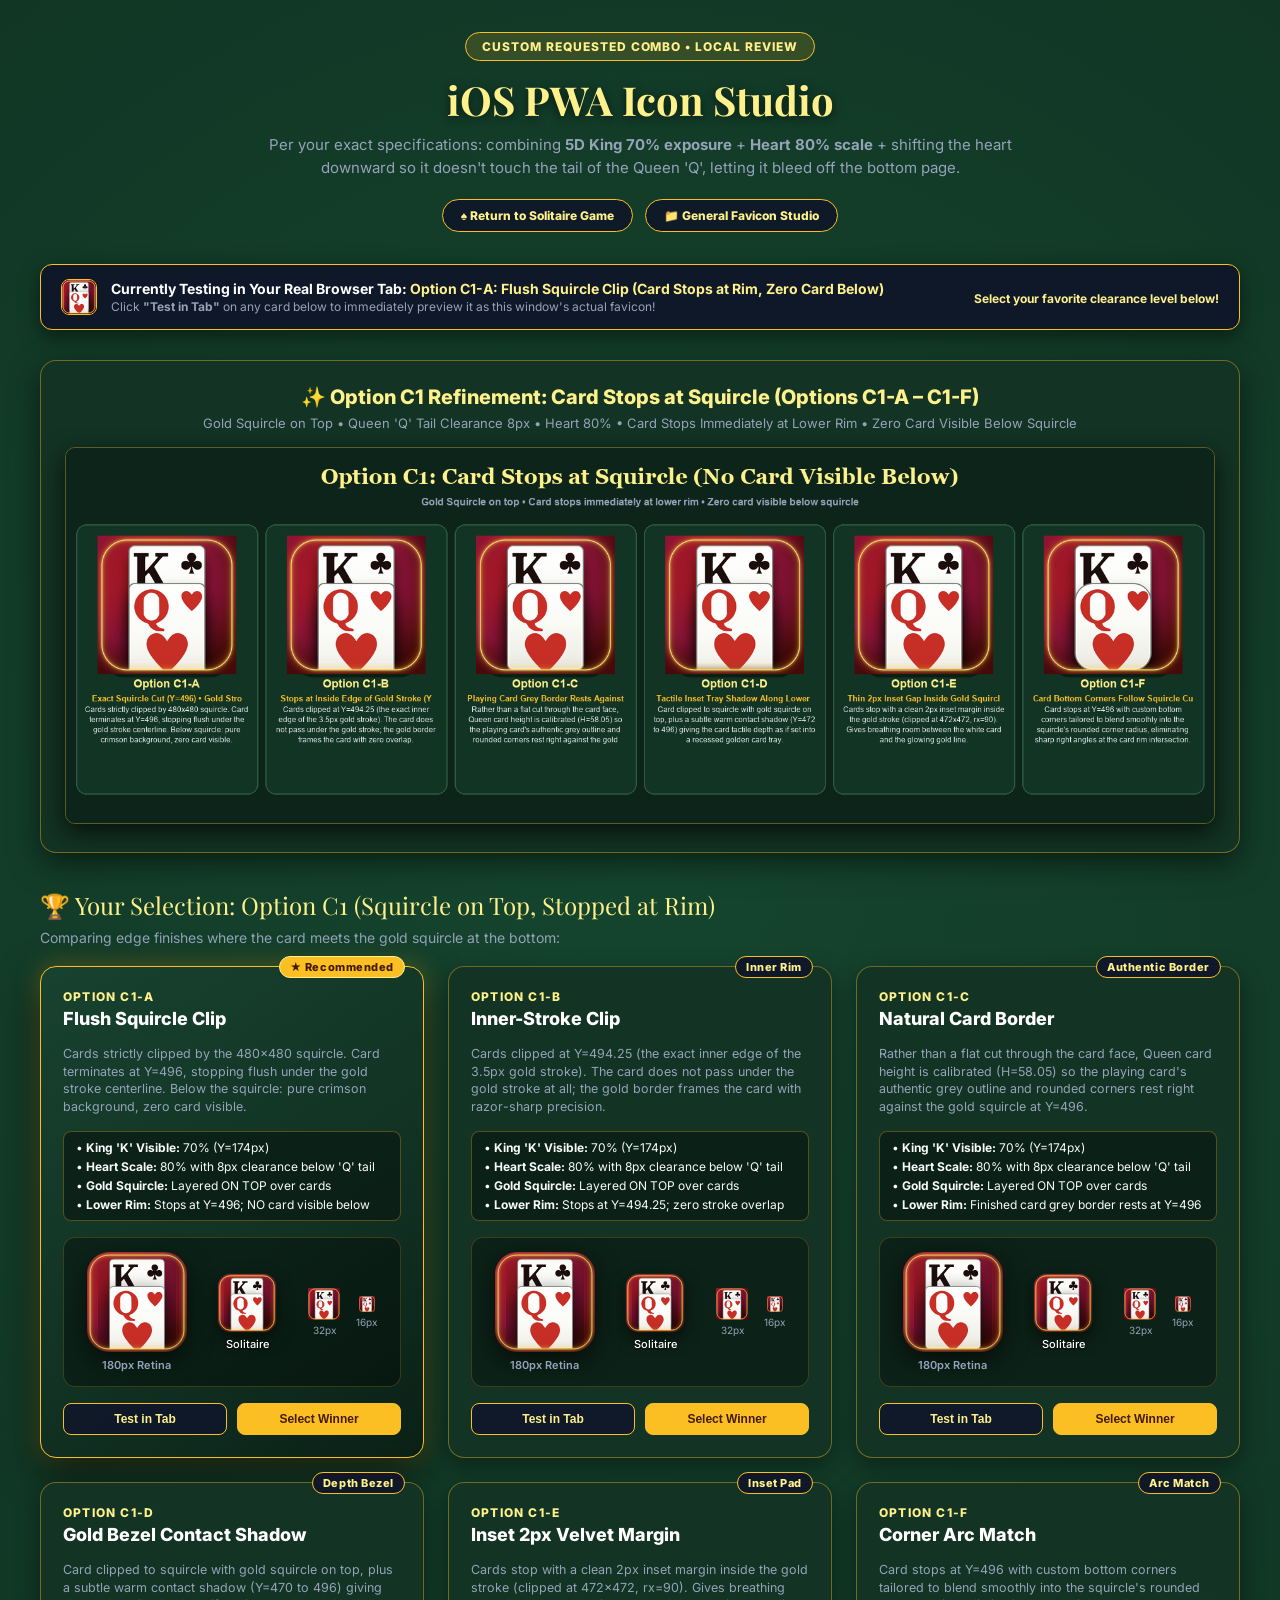
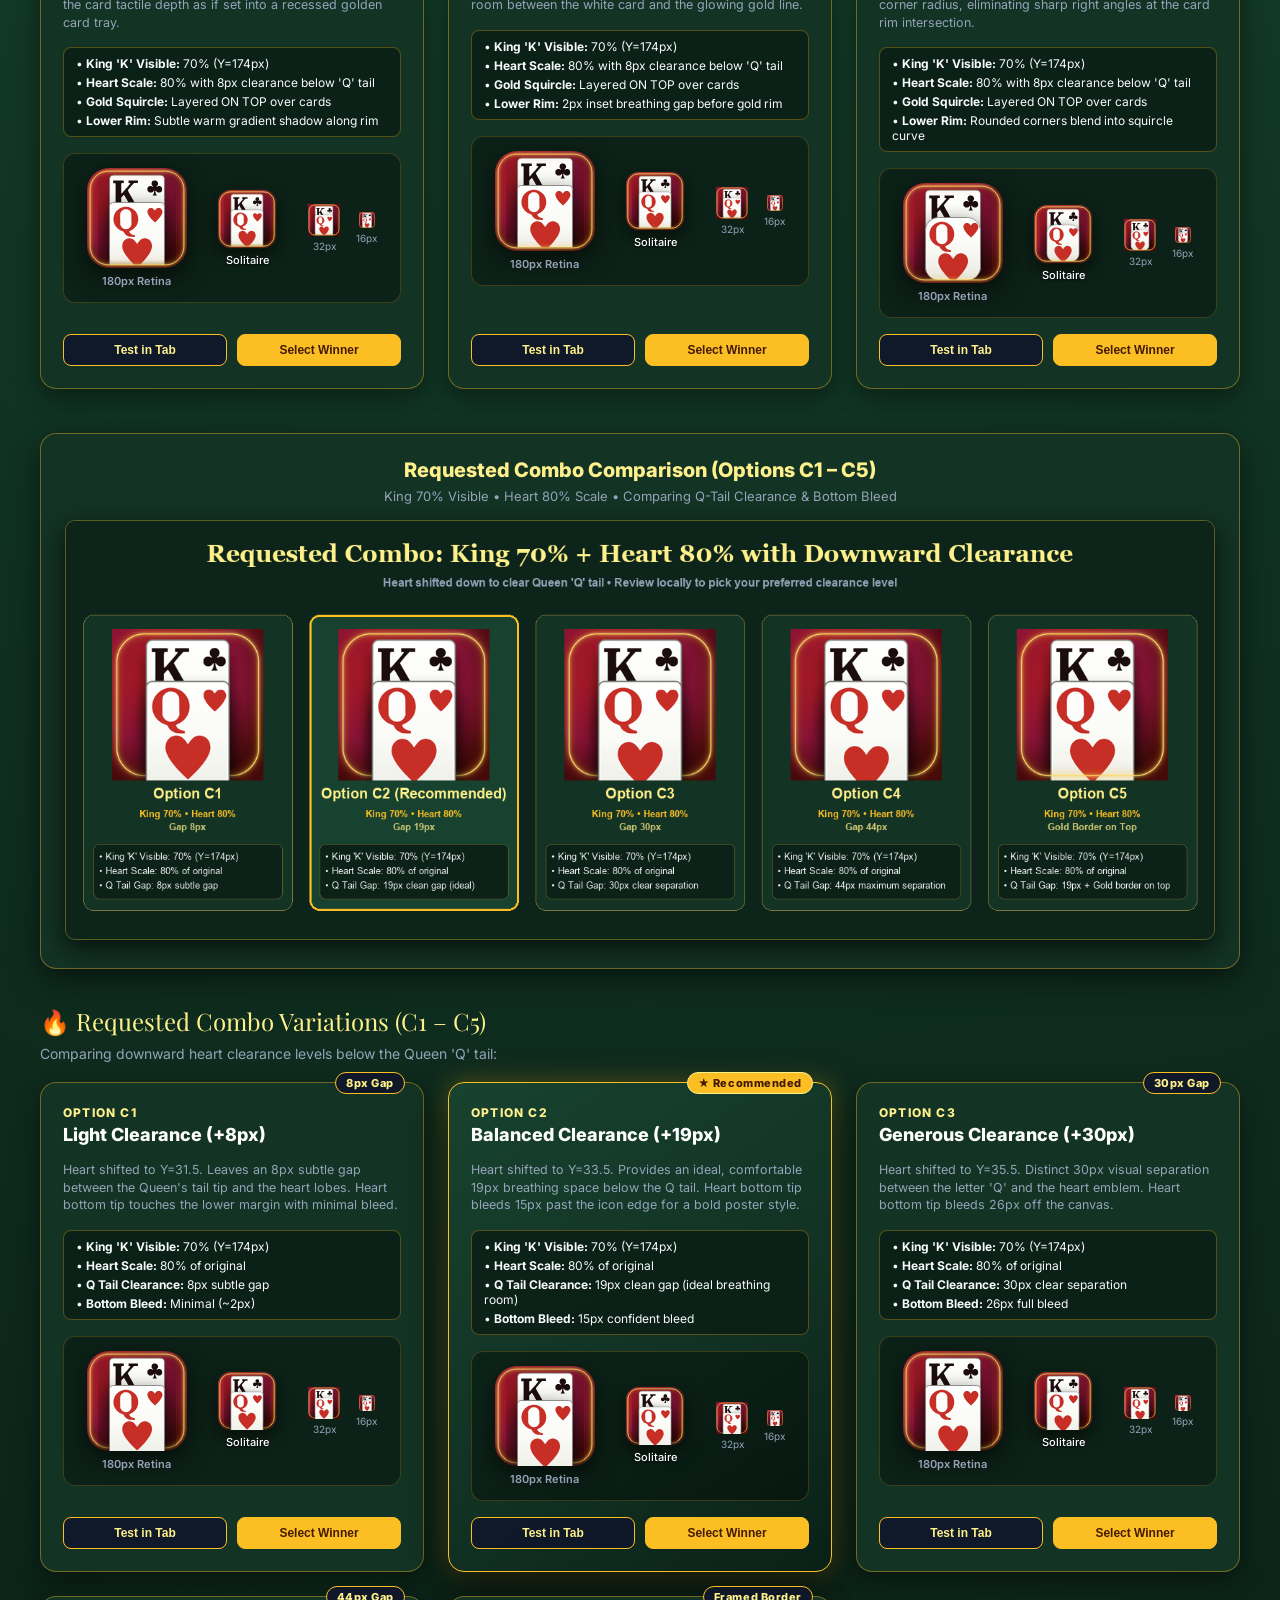
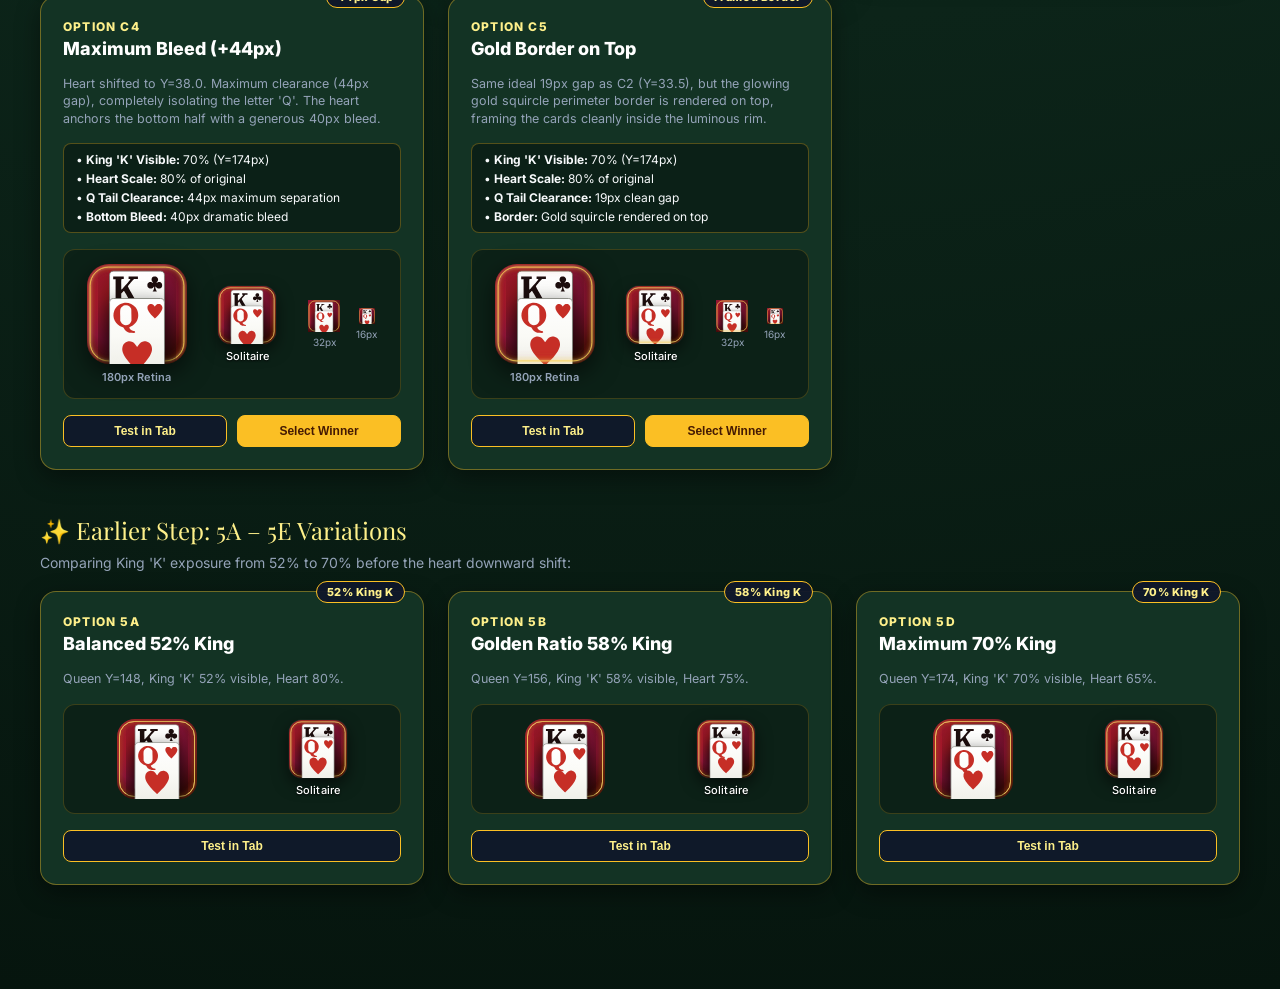
<file: icon-glow-options.html>
<!DOCTYPE html>
<html lang="en">
<head>
  <meta charset="UTF-8">
  <meta name="viewport" content="width=device-width, initial-scale=1.0">
  <title>iOS PWA Icon Studio — Requested Combo (King 70% + Heart 80%)</title>
  <link rel="icon" id="dynamic-favicon" type="image/svg+xml" href="assets/glow-options/option_C1_A_stopped.svg">
  <link rel="preconnect" href="https://fonts.googleapis.com">
  <link rel="preconnect" href="https://fonts.gstatic.com" crossorigin>
  <link href="https://fonts.googleapis.com/css2?family=Playfair+Display:wght@700;900&family=Inter:wght@400;500;600;700;800&display=swap" rel="stylesheet">
  <style>
    :root {
      --felt-bg: #0c2419;
      --felt-surface: #133324;
      --felt-card: #183e2c;
      --gold-primary: #fbbf24;
      --gold-light: #fef08a;
      --gold-border: rgba(251, 191, 36, 0.4);
      --gold-border-solid: #d4af37;
      --crimson: #991b1b;
      --text-main: #f8fafc;
      --text-muted: #94a3b8;
    }

    * {
      box-sizing: border-box;
      margin: 0;
      padding: 0;
    }

    body {
      background-color: var(--felt-bg);
      background-image: radial-gradient(circle at 50% 20%, #15452f 0%, #0c2419 70%, #06150e 100%);
      color: var(--text-main);
      font-family: 'Inter', -apple-system, BlinkMacSystemFont, "Segoe UI", Roboto, sans-serif;
      min-height: 100vh;
      padding: 32px 20px 60px;
    }

    .container {
      max-width: 1200px;
      margin: 0 auto;
    }

    header {
      text-align: center;
      margin-bottom: 32px;
    }

    .badge-top {
      display: inline-block;
      padding: 6px 16px;
      background: rgba(251, 191, 36, 0.15);
      border: 1.2px solid var(--gold-primary);
      border-radius: 9999px;
      color: var(--gold-light);
      font-size: 12px;
      font-weight: 800;
      letter-spacing: 0.08em;
      text-transform: uppercase;
      margin-bottom: 12px;
    }

    h1 {
      font-family: 'Playfair Display', Georgia, serif;
      font-size: clamp(26px, 4vw, 40px);
      color: var(--gold-light);
      text-shadow: 0 2px 10px rgba(0, 0, 0, 0.6);
      margin-bottom: 8px;
    }

    p.subtitle {
      color: var(--text-muted);
      font-size: 15px;
      max-width: 820px;
      margin: 0 auto 20px;
      line-height: 1.5;
    }

    .nav-links {
      display: flex;
      justify-content: center;
      gap: 12px;
      margin-bottom: 28px;
      flex-wrap: wrap;
    }

    .btn-nav {
      display: inline-flex;
      align-items: center;
      gap: 6px;
      padding: 8px 18px;
      border-radius: 18px;
      font-size: 12px;
      font-weight: 800;
      text-decoration: none;
      transition: all 0.15s ease;
      cursor: pointer;
      border: 1.5px solid var(--gold-primary);
      background: rgba(15, 23, 42, 0.9);
      color: var(--gold-light);
    }

    .btn-nav:hover {
      background: var(--gold-primary);
      color: #451a03;
      transform: translateY(-1px);
    }

    /* Live tab notice */
    .tab-notice-banner {
      background: rgba(15, 23, 42, 0.95);
      border: 1.5px solid var(--gold-primary);
      border-radius: 12px;
      padding: 14px 20px;
      display: flex;
      align-items: center;
      justify-content: space-between;
      gap: 16px;
      margin-bottom: 30px;
      box-shadow: 0 6px 20px rgba(0, 0, 0, 0.5);
      flex-wrap: wrap;
    }

    .tab-notice-info {
      display: flex;
      align-items: center;
      gap: 14px;
    }

    .active-favicon-img {
      width: 36px;
      height: 36px;
      border-radius: 8px;
      border: 1px solid var(--gold-primary);
      background: #0c2419;
    }

    /* Composite Overview */
    .composite-section {
      background: var(--felt-surface);
      border: 1px solid var(--gold-border);
      border-radius: 16px;
      padding: 24px;
      margin-bottom: 36px;
      text-align: center;
      box-shadow: 0 10px 30px rgba(0, 0, 0, 0.5);
    }

    .composite-title {
      font-size: 20px;
      font-weight: 800;
      color: var(--gold-light);
      margin-bottom: 6px;
    }

    .composite-sub {
      font-size: 13px;
      color: var(--text-muted);
      margin-bottom: 16px;
    }

    .composite-img {
      width: 100%;
      border-radius: 10px;
      box-shadow: 0 8px 24px rgba(0, 0, 0, 0.7);
      border: 1px solid rgba(251, 191, 36, 0.3);
    }

    /* Section Headers */
    .section-title {
      font-family: 'Playfair Display', Georgia, serif;
      font-size: 24px;
      color: var(--gold-light);
      margin-bottom: 8px;
      display: flex;
      align-items: center;
      gap: 10px;
    }

    .section-desc {
      font-size: 14px;
      color: var(--text-muted);
      margin-bottom: 20px;
    }

    /* Options Grid */
    .options-grid {
      display: grid;
      grid-template-columns: repeat(auto-fit, minmax(320px, 1fr));
      gap: 24px;
      margin-bottom: 44px;
    }

    .option-card {
      background: var(--felt-surface);
      border: 1.5px solid var(--gold-border);
      border-radius: 16px;
      padding: 22px;
      display: flex;
      flex-direction: column;
      gap: 16px;
      transition: transform 0.2s ease, border-color 0.2s ease, box-shadow 0.2s ease;
      position: relative;
      box-shadow: 0 8px 24px rgba(0, 0, 0, 0.4);
    }

    .option-card:hover {
      border-color: var(--gold-primary);
      box-shadow: 0 12px 36px rgba(0, 0, 0, 0.6), 0 0 20px rgba(251, 191, 36, 0.2);
      transform: translateY(-2px);
    }

    .option-card.active-card {
      border-color: var(--gold-primary);
      box-shadow: 0 14px 40px rgba(0, 0, 0, 0.7), 0 0 24px rgba(251, 191, 36, 0.35);
      background: linear-gradient(145deg, #184230 0%, #113123 60%, #0a2016 100%);
    }

    .card-badge {
      position: absolute;
      top: -11px;
      right: 18px;
      padding: 3px 10px;
      background: rgba(15, 23, 42, 0.95);
      border: 1.2px solid var(--gold-primary);
      border-radius: 999px;
      font-size: 11px;
      font-weight: 800;
      color: var(--gold-light);
      letter-spacing: 0.05em;
    }

    .card-badge.rec {
      background: var(--gold-primary);
      color: #451a03;
      border-color: #fef08a;
    }

    .option-header {
      display: flex;
      justify-content: space-between;
      align-items: baseline;
    }

    .option-tag {
      font-size: 12px;
      font-weight: 800;
      color: var(--gold-light);
      letter-spacing: 0.1em;
      text-transform: uppercase;
    }

    .option-name {
      font-size: 18px;
      font-weight: 800;
      color: #ffffff;
      margin-top: 4px;
    }

    .option-desc {
      font-size: 12.5px;
      color: var(--text-muted);
      line-height: 1.4;
    }

    /* Key Metrics Pill */
    .metrics-pill {
      background: rgba(10, 28, 20, 0.8);
      border: 1px solid rgba(251, 191, 36, 0.3);
      border-radius: 8px;
      padding: 8px 12px;
      font-size: 12px;
      display: flex;
      flex-direction: column;
      gap: 4px;
      color: #f8fafc;
    }

    /* Preview Showcase */
    .preview-showcase {
      display: flex;
      align-items: center;
      justify-content: space-around;
      background: rgba(0, 0, 0, 0.35);
      border: 1px solid rgba(251, 191, 36, 0.2);
      border-radius: 12px;
      padding: 14px;
      gap: 14px;
    }

    .preview-box {
      display: flex;
      flex-direction: column;
      align-items: center;
      gap: 6px;
    }

    .preview-img-large {
      width: 100px;
      height: 100px;
      border-radius: 22px;
      box-shadow: 0 8px 24px rgba(0, 0, 0, 0.6);
      display: block;
    }

    .preview-label {
      font-size: 11px;
      color: var(--text-muted);
      font-weight: 600;
    }

    /* iOS Home Screen Mockup Tile */
    .ios-tile-wrap {
      display: flex;
      flex-direction: column;
      align-items: center;
      gap: 5px;
    }

    .ios-app-icon {
      width: 58px;
      height: 58px;
      border-radius: 13px;
      box-shadow: 0 6px 16px rgba(0, 0, 0, 0.6), 0 0 1px rgba(255, 255, 255, 0.4);
      display: block;
    }

    .ios-app-label {
      font-size: 11px;
      font-weight: 500;
      color: #ffffff;
      letter-spacing: 0.1px;
      text-shadow: 0 1px 2px rgba(0, 0, 0, 0.9);
    }

    /* Scales row */
    .scale-row {
      display: flex;
      align-items: center;
      justify-content: center;
      gap: 16px;
      padding: 6px 0;
    }

    .scale-item {
      display: flex;
      flex-direction: column;
      align-items: center;
      gap: 4px;
    }

    .scale-label {
      font-size: 10px;
      color: var(--text-muted);
    }

    /* Action buttons */
    .card-actions {
      display: flex;
      gap: 10px;
      margin-top: auto;
    }

    .btn-action {
      flex: 1;
      padding: 8px 0;
      border-radius: 8px;
      font-size: 12px;
      font-weight: 800;
      cursor: pointer;
      text-align: center;
      transition: all 0.15s ease;
      border: 1.2px solid var(--gold-primary);
    }

    .btn-test {
      background: rgba(15, 23, 42, 0.9);
      color: var(--gold-light);
    }

    .btn-test:hover {
      background: rgba(251, 191, 36, 0.25);
    }

    .btn-select {
      background: var(--gold-primary);
      color: #451a03;
    }

    .btn-select:hover {
      background: #fcd34d;
      box-shadow: 0 2px 8px rgba(251, 191, 36, 0.5);
    }
  </style>
</head>
<body>
  <div class="container">
    <header>
      <div class="badge-top">Custom Requested Combo &bull; Local Review</div>
      <h1>iOS PWA Icon Studio</h1>
      <p class="subtitle">
        Per your exact specifications: combining <strong>5D King 70% exposure</strong> + <strong>Heart 80% scale</strong> + shifting the heart downward so it doesn't touch the tail of the Queen 'Q', letting it bleed off the bottom page.
      </p>

      <div class="nav-links">
        <a href="index.html" class="btn-nav">♠ Return to Solitaire Game</a>
        <a href="favicon-options-preview.html" class="btn-nav">📁 General Favicon Studio</a>
      </div>
    </header>

    <!-- Live Tab Notification Bar -->
    <div class="tab-notice-banner">
      <div class="tab-notice-info">
        <img id="banner-active-icon" class="active-favicon-img" src="assets/glow-options/option_C1_A_stopped.svg" alt="Active Icon">
        <div>
          <div style="font-size: 14px; font-weight: 700; color: #fff;">
            Currently Testing in Your Real Browser Tab: <span id="banner-active-name" style="color: var(--gold-light);">Option C1-A: Flush Squircle Clip (Card Stops at Rim, Zero Card Below)</span>
          </div>
          <div style="font-size: 12px; color: var(--text-muted); margin-top: 2px;">
            Click <strong>"Test in Tab"</strong> on any card below to immediately preview it as this window's actual favicon!
          </div>
        </div>
      </div>
      <div>
        <span style="font-size: 12px; color: var(--gold-light); font-weight: 700;">Select your favorite clearance level below!</span>
      </div>
    </div>

    <!-- Winner Refinement Composite Image -->
    <section class="composite-section">
      <div class="composite-title">✨ Option C1 Refinement: Card Stops at Squircle (Options C1-A – C1-F)</div>
      <div class="composite-sub">Gold Squircle on Top • Queen 'Q' Tail Clearance 8px • Heart 80% • Card Stops Immediately at Lower Rim • Zero Card Visible Below Squircle</div>
      <img src="assets/glow-options/option_C1_stopped_comparison.png" class="composite-img" alt="C1 Stopped Variations Comparison">
    </section>

    <!-- Section 0: C1 Variations (Card Stops at Squircle) -->
    <div class="section-title">🏆 Your Selection: Option C1 (Squircle on Top, Stopped at Rim)</div>
    <div class="section-desc">Comparing edge finishes where the card meets the gold squircle at the bottom:</div>

    <section class="options-grid">

      <!-- Option C1-A -->
      <div class="option-card active-card" id="card-opt-C1-A">
        <div class="card-badge rec">★ Recommended</div>
        <div class="option-header">
          <div>
            <div class="option-tag">Option C1-A</div>
            <div class="option-name">Flush Squircle Clip</div>
          </div>
        </div>
        <p class="option-desc">
          Cards strictly clipped by the 480x480 squircle. Card terminates at Y=496, stopping flush under the gold stroke centerline. Below the squircle: pure crimson background, zero card visible.
        </p>
        <div class="metrics-pill">
          <div>• <strong>King 'K' Visible:</strong> 70% (Y=174px)</div>
          <div>• <strong>Heart Scale:</strong> 80% with 8px clearance below 'Q' tail</div>
          <div>• <strong>Gold Squircle:</strong> Layered ON TOP over cards</div>
          <div>• <strong>Lower Rim:</strong> Stops at Y=496; NO card visible below</div>
        </div>
        <div class="preview-showcase">
          <div class="preview-box">
            <img src="assets/glow-options/option_C1_A_stopped.svg" class="preview-img-large" alt="Option C1-A">
            <span class="preview-label">180px Retina</span>
          </div>
          <div class="ios-tile-wrap">
            <img src="assets/glow-options/option_C1_A_stopped.svg" class="ios-app-icon" alt="Option C1-A iOS Tile">
            <span class="ios-app-label">Solitaire</span>
          </div>
          <div class="scale-row">
            <div class="scale-item">
              <img src="assets/glow-options/option_C1_A_stopped.svg" width="32" height="32" alt="32px">
              <span class="scale-label">32px</span>
            </div>
            <div class="scale-item">
              <img src="assets/glow-options/option_C1_A_stopped.svg" width="16" height="16" alt="16px">
              <span class="scale-label">16px</span>
            </div>
          </div>
        </div>
        <div class="card-actions">
          <button class="btn-action btn-test" onclick="testInTab('C1-A', 'assets/glow-options/option_C1_A_stopped.svg', 'Option C1-A: Flush Squircle Clip')">Test in Tab</button>
          <button class="btn-action btn-select" onclick="selectWinner('C1-A', 'Option C1-A: Flush Squircle Clip')">Select Winner</button>
        </div>
      </div>

      <!-- Option C1-B -->
      <div class="option-card" id="card-opt-C1-B">
        <div class="card-badge">Inner Rim</div>
        <div class="option-header">
          <div>
            <div class="option-tag">Option C1-B</div>
            <div class="option-name">Inner-Stroke Clip</div>
          </div>
        </div>
        <p class="option-desc">
          Cards clipped at Y=494.25 (the exact inner edge of the 3.5px gold stroke). The card does not pass under the gold stroke at all; the gold border frames the card with razor-sharp precision.
        </p>
        <div class="metrics-pill">
          <div>• <strong>King 'K' Visible:</strong> 70% (Y=174px)</div>
          <div>• <strong>Heart Scale:</strong> 80% with 8px clearance below 'Q' tail</div>
          <div>• <strong>Gold Squircle:</strong> Layered ON TOP over cards</div>
          <div>• <strong>Lower Rim:</strong> Stops at Y=494.25; zero stroke overlap</div>
        </div>
        <div class="preview-showcase">
          <div class="preview-box">
            <img src="assets/glow-options/option_C1_B_stopped.svg" class="preview-img-large" alt="Option C1-B">
            <span class="preview-label">180px Retina</span>
          </div>
          <div class="ios-tile-wrap">
            <img src="assets/glow-options/option_C1_B_stopped.svg" class="ios-app-icon" alt="Option C1-B iOS Tile">
            <span class="ios-app-label">Solitaire</span>
          </div>
          <div class="scale-row">
            <div class="scale-item">
              <img src="assets/glow-options/option_C1_B_stopped.svg" width="32" height="32" alt="32px">
              <span class="scale-label">32px</span>
            </div>
            <div class="scale-item">
              <img src="assets/glow-options/option_C1_B_stopped.svg" width="16" height="16" alt="16px">
              <span class="scale-label">16px</span>
            </div>
          </div>
        </div>
        <div class="card-actions">
          <button class="btn-action btn-test" onclick="testInTab('C1-B', 'assets/glow-options/option_C1_B_stopped.svg', 'Option C1-B: Inner-Stroke Clip')">Test in Tab</button>
          <button class="btn-action btn-select" onclick="selectWinner('C1-B', 'Option C1-B: Inner-Stroke Clip')">Select Winner</button>
        </div>
      </div>

      <!-- Option C1-C -->
      <div class="option-card" id="card-opt-C1-C">
        <div class="card-badge">Authentic Border</div>
        <div class="option-header">
          <div>
            <div class="option-tag">Option C1-C</div>
            <div class="option-name">Natural Card Border</div>
          </div>
        </div>
        <p class="option-desc">
          Rather than a flat cut through the card face, Queen card height is calibrated (H=58.05) so the playing card's authentic grey outline and rounded corners rest right against the gold squircle at Y=496.
        </p>
        <div class="metrics-pill">
          <div>• <strong>King 'K' Visible:</strong> 70% (Y=174px)</div>
          <div>• <strong>Heart Scale:</strong> 80% with 8px clearance below 'Q' tail</div>
          <div>• <strong>Gold Squircle:</strong> Layered ON TOP over cards</div>
          <div>• <strong>Lower Rim:</strong> Finished card grey border rests at Y=496</div>
        </div>
        <div class="preview-showcase">
          <div class="preview-box">
            <img src="assets/glow-options/option_C1_C_stopped.svg" class="preview-img-large" alt="Option C1-C">
            <span class="preview-label">180px Retina</span>
          </div>
          <div class="ios-tile-wrap">
            <img src="assets/glow-options/option_C1_C_stopped.svg" class="ios-app-icon" alt="Option C1-C iOS Tile">
            <span class="ios-app-label">Solitaire</span>
          </div>
          <div class="scale-row">
            <div class="scale-item">
              <img src="assets/glow-options/option_C1_C_stopped.svg" width="32" height="32" alt="32px">
              <span class="scale-label">32px</span>
            </div>
            <div class="scale-item">
              <img src="assets/glow-options/option_C1_C_stopped.svg" width="16" height="16" alt="16px">
              <span class="scale-label">16px</span>
            </div>
          </div>
        </div>
        <div class="card-actions">
          <button class="btn-action btn-test" onclick="testInTab('C1-C', 'assets/glow-options/option_C1_C_stopped.svg', 'Option C1-C: Natural Card Border')">Test in Tab</button>
          <button class="btn-action btn-select" onclick="selectWinner('C1-C', 'Option C1-C: Natural Card Border')">Select Winner</button>
        </div>
      </div>

      <!-- Option C1-D -->
      <div class="option-card" id="card-opt-C1-D">
        <div class="card-badge">Depth Bezel</div>
        <div class="option-header">
          <div>
            <div class="option-tag">Option C1-D</div>
            <div class="option-name">Gold Bezel Contact Shadow</div>
          </div>
        </div>
        <p class="option-desc">
          Card clipped to squircle with gold squircle on top, plus a subtle warm contact shadow (Y=470 to 496) giving the card tactile depth as if set into a recessed golden card tray.
        </p>
        <div class="metrics-pill">
          <div>• <strong>King 'K' Visible:</strong> 70% (Y=174px)</div>
          <div>• <strong>Heart Scale:</strong> 80% with 8px clearance below 'Q' tail</div>
          <div>• <strong>Gold Squircle:</strong> Layered ON TOP over cards</div>
          <div>• <strong>Lower Rim:</strong> Subtle warm gradient shadow along rim</div>
        </div>
        <div class="preview-showcase">
          <div class="preview-box">
            <img src="assets/glow-options/option_C1_D_stopped.svg" class="preview-img-large" alt="Option C1-D">
            <span class="preview-label">180px Retina</span>
          </div>
          <div class="ios-tile-wrap">
            <img src="assets/glow-options/option_C1_D_stopped.svg" class="ios-app-icon" alt="Option C1-D iOS Tile">
            <span class="ios-app-label">Solitaire</span>
          </div>
          <div class="scale-row">
            <div class="scale-item">
              <img src="assets/glow-options/option_C1_D_stopped.svg" width="32" height="32" alt="32px">
              <span class="scale-label">32px</span>
            </div>
            <div class="scale-item">
              <img src="assets/glow-options/option_C1_D_stopped.svg" width="16" height="16" alt="16px">
              <span class="scale-label">16px</span>
            </div>
          </div>
        </div>
        <div class="card-actions">
          <button class="btn-action btn-test" onclick="testInTab('C1-D', 'assets/glow-options/option_C1_D_stopped.svg', 'Option C1-D: Gold Bezel Contact Shadow')">Test in Tab</button>
          <button class="btn-action btn-select" onclick="selectWinner('C1-D', 'Option C1-D: Gold Bezel Contact Shadow')">Select Winner</button>
        </div>
      </div>

      <!-- Option C1-E -->
      <div class="option-card" id="card-opt-C1-E">
        <div class="card-badge">Inset Pad</div>
        <div class="option-header">
          <div>
            <div class="option-tag">Option C1-E</div>
            <div class="option-name">Inset 2px Velvet Margin</div>
          </div>
        </div>
        <p class="option-desc">
          Cards stop with a clean 2px inset margin inside the gold stroke (clipped at 472x472, rx=90). Gives breathing room between the white card and the glowing gold line.
        </p>
        <div class="metrics-pill">
          <div>• <strong>King 'K' Visible:</strong> 70% (Y=174px)</div>
          <div>• <strong>Heart Scale:</strong> 80% with 8px clearance below 'Q' tail</div>
          <div>• <strong>Gold Squircle:</strong> Layered ON TOP over cards</div>
          <div>• <strong>Lower Rim:</strong> 2px inset breathing gap before gold rim</div>
        </div>
        <div class="preview-showcase">
          <div class="preview-box">
            <img src="assets/glow-options/option_C1_E_stopped.svg" class="preview-img-large" alt="Option C1-E">
            <span class="preview-label">180px Retina</span>
          </div>
          <div class="ios-tile-wrap">
            <img src="assets/glow-options/option_C1_E_stopped.svg" class="ios-app-icon" alt="Option C1-E iOS Tile">
            <span class="ios-app-label">Solitaire</span>
          </div>
          <div class="scale-row">
            <div class="scale-item">
              <img src="assets/glow-options/option_C1_E_stopped.svg" width="32" height="32" alt="32px">
              <span class="scale-label">32px</span>
            </div>
            <div class="scale-item">
              <img src="assets/glow-options/option_C1_E_stopped.svg" width="16" height="16" alt="16px">
              <span class="scale-label">16px</span>
            </div>
          </div>
        </div>
        <div class="card-actions">
          <button class="btn-action btn-test" onclick="testInTab('C1-E', 'assets/glow-options/option_C1_E_stopped.svg', 'Option C1-E: Inset 2px Velvet Margin')">Test in Tab</button>
          <button class="btn-action btn-select" onclick="selectWinner('C1-E', 'Option C1-E: Inset 2px Velvet Margin')">Select Winner</button>
        </div>
      </div>

      <!-- Option C1-F -->
      <div class="option-card" id="card-opt-C1-F">
        <div class="card-badge">Arc Match</div>
        <div class="option-header">
          <div>
            <div class="option-tag">Option C1-F</div>
            <div class="option-name">Corner Arc Match</div>
          </div>
        </div>
        <p class="option-desc">
          Card stops at Y=496 with custom bottom corners tailored to blend smoothly into the squircle's rounded corner radius, eliminating sharp right angles at the card rim intersection.
        </p>
        <div class="metrics-pill">
          <div>• <strong>King 'K' Visible:</strong> 70% (Y=174px)</div>
          <div>• <strong>Heart Scale:</strong> 80% with 8px clearance below 'Q' tail</div>
          <div>• <strong>Gold Squircle:</strong> Layered ON TOP over cards</div>
          <div>• <strong>Lower Rim:</strong> Rounded corners blend into squircle curve</div>
        </div>
        <div class="preview-showcase">
          <div class="preview-box">
            <img src="assets/glow-options/option_C1_F_stopped.svg" class="preview-img-large" alt="Option C1-F">
            <span class="preview-label">180px Retina</span>
          </div>
          <div class="ios-tile-wrap">
            <img src="assets/glow-options/option_C1_F_stopped.svg" class="ios-app-icon" alt="Option C1-F iOS Tile">
            <span class="ios-app-label">Solitaire</span>
          </div>
          <div class="scale-row">
            <div class="scale-item">
              <img src="assets/glow-options/option_C1_F_stopped.svg" width="32" height="32" alt="32px">
              <span class="scale-label">32px</span>
            </div>
            <div class="scale-item">
              <img src="assets/glow-options/option_C1_F_stopped.svg" width="16" height="16" alt="16px">
              <span class="scale-label">16px</span>
            </div>
          </div>
        </div>
        <div class="card-actions">
          <button class="btn-action btn-test" onclick="testInTab('C1-F', 'assets/glow-options/option_C1_F_stopped.svg', 'Option C1-F: Corner Arc Match')">Test in Tab</button>
          <button class="btn-action btn-select" onclick="selectWinner('C1-F', 'Option C1-F: Corner Arc Match')">Select Winner</button>
        </div>
      </div>

    </section>

    <!-- Side-by-Side Composite Image -->
    <section class="composite-section">
      <div class="composite-title">Requested Combo Comparison (Options C1 – C5)</div>
      <div class="composite-sub">King 70% Visible • Heart 80% Scale • Comparing Q-Tail Clearance & Bottom Bleed</div>
      <img src="assets/glow-options/option_5_combo_comparison.png" class="composite-img" alt="Combo Variations Comparison">
    </section>

    <!-- Section 1: Combo Variations -->
    <div class="section-title">🔥 Requested Combo Variations (C1 – C5)</div>
    <div class="section-desc">Comparing downward heart clearance levels below the Queen 'Q' tail:</div>

    <section class="options-grid">

      <!-- Option C1 -->
      <div class="option-card" id="card-opt-C1">
        <div class="card-badge">8px Gap</div>
        <div class="option-header">
          <div>
            <div class="option-tag">Option C1</div>
            <div class="option-name">Light Clearance (+8px)</div>
          </div>
        </div>
        <p class="option-desc">
          Heart shifted to Y=31.5. Leaves an 8px subtle gap between the Queen's tail tip and the heart lobes. Heart bottom tip touches the lower margin with minimal bleed.
        </p>
        <div class="metrics-pill">
          <div>• <strong>King 'K' Visible:</strong> 70% (Y=174px)</div>
          <div>• <strong>Heart Scale:</strong> 80% of original</div>
          <div>• <strong>Q Tail Clearance:</strong> 8px subtle gap</div>
          <div>• <strong>Bottom Bleed:</strong> Minimal (~2px)</div>
        </div>
        <div class="preview-showcase">
          <div class="preview-box">
            <img src="assets/glow-options/option_C1_combo.svg" class="preview-img-large" alt="Option C1">
            <span class="preview-label">180px Retina</span>
          </div>
          <div class="ios-tile-wrap">
            <img src="assets/glow-options/option_C1_combo.svg" class="ios-app-icon" alt="Option C1 iOS Tile">
            <span class="ios-app-label">Solitaire</span>
          </div>
          <div class="scale-row">
            <div class="scale-item">
              <img src="assets/glow-options/option_C1_combo.svg" width="32" height="32" alt="32px">
              <span class="scale-label">32px</span>
            </div>
            <div class="scale-item">
              <img src="assets/glow-options/option_C1_combo.svg" width="16" height="16" alt="16px">
              <span class="scale-label">16px</span>
            </div>
          </div>
        </div>
        <div class="card-actions">
          <button class="btn-action btn-test" onclick="testInTab('C1', 'assets/glow-options/option_C1_combo.svg', 'Option C1: Light Clearance')">Test in Tab</button>
          <button class="btn-action btn-select" onclick="selectWinner('C1', 'Option C1: Light Clearance')">Select Winner</button>
        </div>
      </div>

      <!-- Option C2 (Recommended) -->
      <div class="option-card active-card" id="card-opt-C2">
        <div class="card-badge rec">★ Recommended</div>
        <div class="option-header">
          <div>
            <div class="option-tag">Option C2</div>
            <div class="option-name">Balanced Clearance (+19px)</div>
          </div>
        </div>
        <p class="option-desc">
          Heart shifted to Y=33.5. Provides an ideal, comfortable 19px breathing space below the Q tail. Heart bottom tip bleeds 15px past the icon edge for a bold poster style.
        </p>
        <div class="metrics-pill">
          <div>• <strong>King 'K' Visible:</strong> 70% (Y=174px)</div>
          <div>• <strong>Heart Scale:</strong> 80% of original</div>
          <div>• <strong>Q Tail Clearance:</strong> 19px clean gap (ideal breathing room)</div>
          <div>• <strong>Bottom Bleed:</strong> 15px confident bleed</div>
        </div>
        <div class="preview-showcase">
          <div class="preview-box">
            <img src="assets/glow-options/option_C2_combo.svg" class="preview-img-large" alt="Option C2">
            <span class="preview-label">180px Retina</span>
          </div>
          <div class="ios-tile-wrap">
            <img src="assets/glow-options/option_C2_combo.svg" class="ios-app-icon" alt="Option C2 iOS Tile">
            <span class="ios-app-label">Solitaire</span>
          </div>
          <div class="scale-row">
            <div class="scale-item">
              <img src="assets/glow-options/option_C2_combo.svg" width="32" height="32" alt="32px">
              <span class="scale-label">32px</span>
            </div>
            <div class="scale-item">
              <img src="assets/glow-options/option_C2_combo.svg" width="16" height="16" alt="16px">
              <span class="scale-label">16px</span>
            </div>
          </div>
        </div>
        <div class="card-actions">
          <button class="btn-action btn-test" onclick="testInTab('C2', 'assets/glow-options/option_C2_combo.svg', 'Option C2: Balanced Clearance')">Test in Tab</button>
          <button class="btn-action btn-select" onclick="selectWinner('C2', 'Option C2: Balanced Clearance')">Select Winner</button>
        </div>
      </div>

      <!-- Option C3 -->
      <div class="option-card" id="card-opt-C3">
        <div class="card-badge">30px Gap</div>
        <div class="option-header">
          <div>
            <div class="option-tag">Option C3</div>
            <div class="option-name">Generous Clearance (+30px)</div>
          </div>
        </div>
        <p class="option-desc">
          Heart shifted to Y=35.5. Distinct 30px visual separation between the letter 'Q' and the heart emblem. Heart bottom tip bleeds 26px off the canvas.
        </p>
        <div class="metrics-pill">
          <div>• <strong>King 'K' Visible:</strong> 70% (Y=174px)</div>
          <div>• <strong>Heart Scale:</strong> 80% of original</div>
          <div>• <strong>Q Tail Clearance:</strong> 30px clear separation</div>
          <div>• <strong>Bottom Bleed:</strong> 26px full bleed</div>
        </div>
        <div class="preview-showcase">
          <div class="preview-box">
            <img src="assets/glow-options/option_C3_combo.svg" class="preview-img-large" alt="Option C3">
            <span class="preview-label">180px Retina</span>
          </div>
          <div class="ios-tile-wrap">
            <img src="assets/glow-options/option_C3_combo.svg" class="ios-app-icon" alt="Option C3 iOS Tile">
            <span class="ios-app-label">Solitaire</span>
          </div>
          <div class="scale-row">
            <div class="scale-item">
              <img src="assets/glow-options/option_C3_combo.svg" width="32" height="32" alt="32px">
              <span class="scale-label">32px</span>
            </div>
            <div class="scale-item">
              <img src="assets/glow-options/option_C3_combo.svg" width="16" height="16" alt="16px">
              <span class="scale-label">16px</span>
            </div>
          </div>
        </div>
        <div class="card-actions">
          <button class="btn-action btn-test" onclick="testInTab('C3', 'assets/glow-options/option_C3_combo.svg', 'Option C3: Generous Clearance')">Test in Tab</button>
          <button class="btn-action btn-select" onclick="selectWinner('C3', 'Option C3: Generous Clearance')">Select Winner</button>
        </div>
      </div>

      <!-- Option C4 -->
      <div class="option-card" id="card-opt-C4">
        <div class="card-badge">44px Gap</div>
        <div class="option-header">
          <div>
            <div class="option-tag">Option C4</div>
            <div class="option-name">Maximum Bleed (+44px)</div>
          </div>
        </div>
        <p class="option-desc">
          Heart shifted to Y=38.0. Maximum clearance (44px gap), completely isolating the letter 'Q'. The heart anchors the bottom half with a generous 40px bleed.
        </p>
        <div class="metrics-pill">
          <div>• <strong>King 'K' Visible:</strong> 70% (Y=174px)</div>
          <div>• <strong>Heart Scale:</strong> 80% of original</div>
          <div>• <strong>Q Tail Clearance:</strong> 44px maximum separation</div>
          <div>• <strong>Bottom Bleed:</strong> 40px dramatic bleed</div>
        </div>
        <div class="preview-showcase">
          <div class="preview-box">
            <img src="assets/glow-options/option_C4_combo.svg" class="preview-img-large" alt="Option C4">
            <span class="preview-label">180px Retina</span>
          </div>
          <div class="ios-tile-wrap">
            <img src="assets/glow-options/option_C4_combo.svg" class="ios-app-icon" alt="Option C4 iOS Tile">
            <span class="ios-app-label">Solitaire</span>
          </div>
          <div class="scale-row">
            <div class="scale-item">
              <img src="assets/glow-options/option_C4_combo.svg" width="32" height="32" alt="32px">
              <span class="scale-label">32px</span>
            </div>
            <div class="scale-item">
              <img src="assets/glow-options/option_C4_combo.svg" width="16" height="16" alt="16px">
              <span class="scale-label">16px</span>
            </div>
          </div>
        </div>
        <div class="card-actions">
          <button class="btn-action btn-test" onclick="testInTab('C4', 'assets/glow-options/option_C4_combo.svg', 'Option C4: Maximum Bleed')">Test in Tab</button>
          <button class="btn-action btn-select" onclick="selectWinner('C4', 'Option C4: Maximum Bleed')">Select Winner</button>
        </div>
      </div>

      <!-- Option C5 -->
      <div class="option-card" id="card-opt-C5">
        <div class="card-badge">Framed Border</div>
        <div class="option-header">
          <div>
            <div class="option-tag">Option C5</div>
            <div class="option-name">Gold Border on Top</div>
          </div>
        </div>
        <p class="option-desc">
          Same ideal 19px gap as C2 (Y=33.5), but the glowing gold squircle perimeter border is rendered on top, framing the cards cleanly inside the luminous rim.
        </p>
        <div class="metrics-pill">
          <div>• <strong>King 'K' Visible:</strong> 70% (Y=174px)</div>
          <div>• <strong>Heart Scale:</strong> 80% of original</div>
          <div>• <strong>Q Tail Clearance:</strong> 19px clean gap</div>
          <div>• <strong>Border:</strong> Gold squircle rendered on top</div>
        </div>
        <div class="preview-showcase">
          <div class="preview-box">
            <img src="assets/glow-options/option_C5_combo.svg" class="preview-img-large" alt="Option C5">
            <span class="preview-label">180px Retina</span>
          </div>
          <div class="ios-tile-wrap">
            <img src="assets/glow-options/option_C5_combo.svg" class="ios-app-icon" alt="Option C5 iOS Tile">
            <span class="ios-app-label">Solitaire</span>
          </div>
          <div class="scale-row">
            <div class="scale-item">
              <img src="assets/glow-options/option_C5_combo.svg" width="32" height="32" alt="32px">
              <span class="scale-label">32px</span>
            </div>
            <div class="scale-item">
              <img src="assets/glow-options/option_C5_combo.svg" width="16" height="16" alt="16px">
              <span class="scale-label">16px</span>
            </div>
          </div>
        </div>
        <div class="card-actions">
          <button class="btn-action btn-test" onclick="testInTab('C5', 'assets/glow-options/option_C5_combo.svg', 'Option C5: Gold Border on Top')">Test in Tab</button>
          <button class="btn-action btn-select" onclick="selectWinner('C5', 'Option C5: Gold Border on Top')">Select Winner</button>
        </div>
      </div>

    </section>

    <!-- Section 2: Previous Step 5A-5E Variations -->
    <div class="section-title">✨ Earlier Step: 5A – 5E Variations</div>
    <div class="section-desc">Comparing King 'K' exposure from 52% to 70% before the heart downward shift:</div>

    <section class="options-grid">
      <!-- Option 5A -->
      <div class="option-card" id="card-opt-5A">
        <div class="card-badge">52% King K</div>
        <div class="option-header">
          <div><div class="option-tag">Option 5A</div><div class="option-name">Balanced 52% King</div></div>
        </div>
        <p class="option-desc">Queen Y=148, King 'K' 52% visible, Heart 80%.</p>
        <div class="preview-showcase">
          <img src="assets/glow-options/option_5A_squircle_crimson.svg" style="width: 80px; height: 80px; border-radius: 18px;" alt="Option 5A">
          <div class="ios-tile-wrap"><img src="assets/glow-options/option_5A_squircle_crimson.svg" class="ios-app-icon" alt="5A"><span class="ios-app-label">Solitaire</span></div>
        </div>
        <div class="card-actions"><button class="btn-action btn-test" onclick="testInTab('5A', 'assets/glow-options/option_5A_squircle_crimson.svg', 'Option 5A')">Test in Tab</button></div>
      </div>

      <!-- Option 5B -->
      <div class="option-card" id="card-opt-5B">
        <div class="card-badge">58% King K</div>
        <div class="option-header">
          <div><div class="option-tag">Option 5B</div><div class="option-name">Golden Ratio 58% King</div></div>
        </div>
        <p class="option-desc">Queen Y=156, King 'K' 58% visible, Heart 75%.</p>
        <div class="preview-showcase">
          <img src="assets/glow-options/option_5B_squircle_crimson.svg" style="width: 80px; height: 80px; border-radius: 18px;" alt="Option 5B">
          <div class="ios-tile-wrap"><img src="assets/glow-options/option_5B_squircle_crimson.svg" class="ios-app-icon" alt="5B"><span class="ios-app-label">Solitaire</span></div>
        </div>
        <div class="card-actions"><button class="btn-action btn-test" onclick="testInTab('5B', 'assets/glow-options/option_5B_squircle_crimson.svg', 'Option 5B')">Test in Tab</button></div>
      </div>

      <!-- Option 5D -->
      <div class="option-card" id="card-opt-5D">
        <div class="card-badge">70% King K</div>
        <div class="option-header">
          <div><div class="option-tag">Option 5D</div><div class="option-name">Maximum 70% King</div></div>
        </div>
        <p class="option-desc">Queen Y=174, King 'K' 70% visible, Heart 65%.</p>
        <div class="preview-showcase">
          <img src="assets/glow-options/option_5D_squircle_crimson.svg" style="width: 80px; height: 80px; border-radius: 18px;" alt="Option 5D">
          <div class="ios-tile-wrap"><img src="assets/glow-options/option_5D_squircle_crimson.svg" class="ios-app-icon" alt="5D"><span class="ios-app-label">Solitaire</span></div>
        </div>
        <div class="card-actions"><button class="btn-action btn-test" onclick="testInTab('5D', 'assets/glow-options/option_5D_squircle_crimson.svg', 'Option 5D')">Test in Tab</button></div>
      </div>
    </section>

  </div>

  <script>
    const OPTION_FILES = {
      'C1-A': 'assets/glow-options/option_C1_A_stopped.svg',
      'C1-B': 'assets/glow-options/option_C1_B_stopped.svg',
      'C1-C': 'assets/glow-options/option_C1_C_stopped.svg',
      'C1-D': 'assets/glow-options/option_C1_D_stopped.svg',
      'C1-E': 'assets/glow-options/option_C1_E_stopped.svg',
      'C1-F': 'assets/glow-options/option_C1_F_stopped.svg',
      'C1': 'assets/glow-options/option_C1_combo.svg',
      'C2': 'assets/glow-options/option_C2_combo.svg',
      'C3': 'assets/glow-options/option_C3_combo.svg',
      'C4': 'assets/glow-options/option_C4_combo.svg',
      'C5': 'assets/glow-options/option_C5_combo.svg',
      '5A': 'assets/glow-options/option_5A_squircle_crimson.svg',
      '5B': 'assets/glow-options/option_5B_squircle_crimson.svg',
      '5C': 'assets/glow-options/option_5C_squircle_crimson.svg',
      '5D': 'assets/glow-options/option_5D_squircle_crimson.svg',
      '5E': 'assets/glow-options/option_5E_squircle_crimson.svg',
      '1': 'assets/glow-options/option_1_stack_glow_felt.svg',
      '2': 'assets/glow-options/option_2_squircle_glow_felt.svg',
      '3': 'assets/glow-options/option_3_dual_glow_felt.svg',
      '4': 'assets/glow-options/option_4_stack_glow_crimson.svg',
      '5': 'assets/glow-options/option_5_squircle_glow_crimson.svg',
      '6': 'assets/glow-options/option_6_crimson_rim_glow.svg'
    };

    function testInTab(optId, fileUrl, name) {
      const link = document.getElementById('dynamic-favicon');
      if (link) link.href = fileUrl;

      document.getElementById('banner-active-icon').src = fileUrl;
      document.getElementById('banner-active-name').textContent = name;

      document.querySelectorAll('.option-card').forEach(card => card.classList.remove('active-card'));
      const activeCard = document.getElementById('card-opt-' + optId);
      if (activeCard) activeCard.classList.add('active-card');
    }

    function selectWinner(optId, name) {
      testInTab(optId, OPTION_FILES[optId], name);
      alert(`You selected "${name}"! Reply with "Option ${optId}" in the chat to set this as the permanent game icon.`);
    }
  </script>
</body>
</html>
</file>
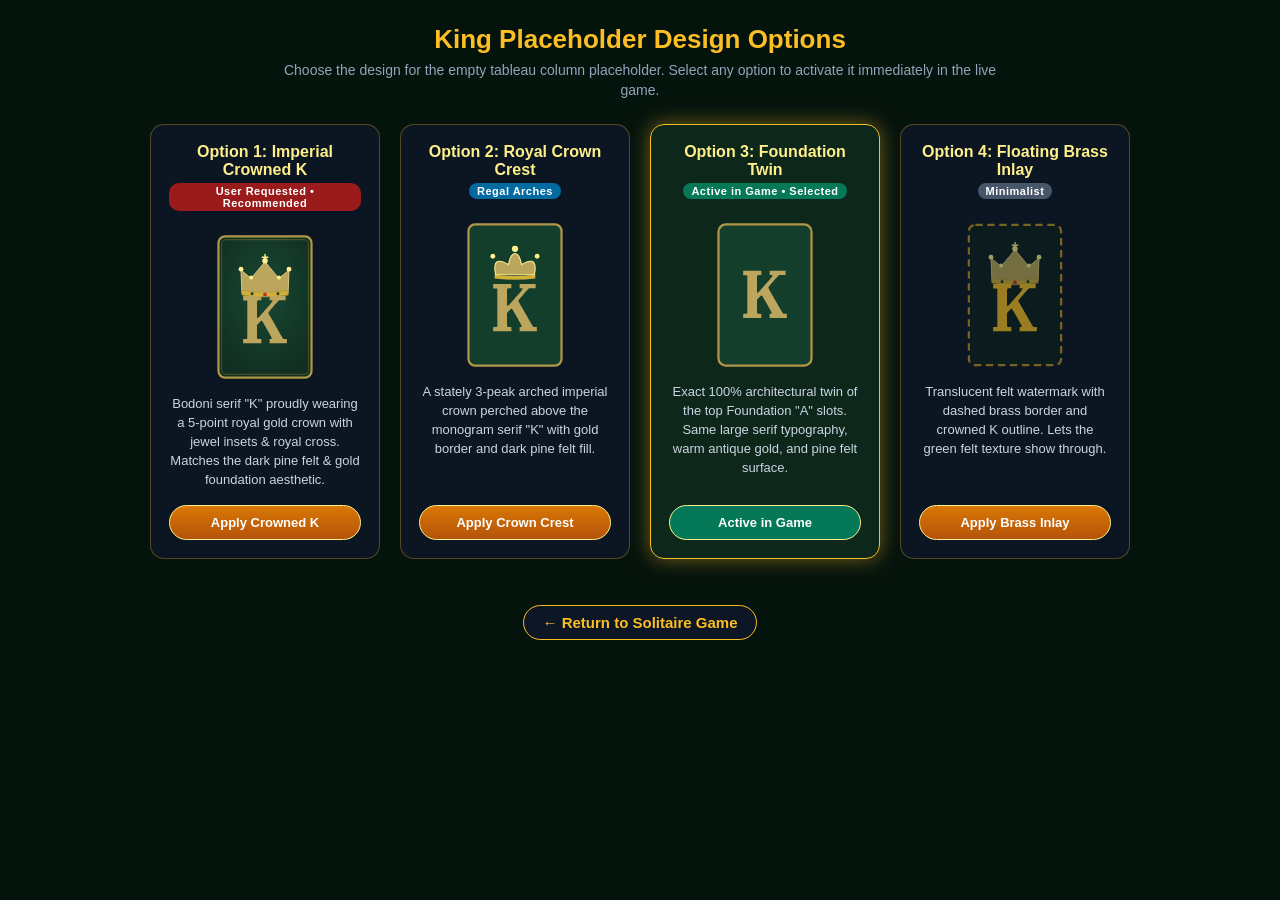
<file: king-placeholder-preview.html>
<!DOCTYPE html>
<html lang="en">
<head>
<meta charset="utf-8">
<meta name="viewport" content="width=device-width, initial-scale=1.0">
<title>King Placeholder Options - agy-solitaire</title>
<style>
  :root {
    --felt-bg: radial-gradient(circle at 50% 30%, #163827 0%, #0c2419 70%, #05130d 100%);
    --gold: #fbbf24;
    --gold-light: #fef08a;
  }
  * { box-sizing: border-box; margin: 0; padding: 0; font-family: -apple-system, BlinkMacSystemFont, "Segoe UI", Roboto, sans-serif; }
  body {
    background: #05130d;
    color: #f1f5f9;
    padding: 24px 16px 60px 16px;
    display: flex;
    flex-direction: column;
    align-items: center;
  }
  header {
    max-width: 720px;
    text-align: center;
    margin-bottom: 24px;
  }
  h1 { font-size: 26px; color: var(--gold); margin-bottom: 6px; }
  p.sub { font-size: 14px; color: #94a3b8; line-height: 1.4; }

  .preview-grid {
    display: grid;
    grid-template-columns: repeat(auto-fit, minmax(220px, 1fr));
    gap: 20px;
    max-width: 980px;
    width: 100%;
    margin-bottom: 36px;
  }
  .option-card {
    background: rgba(15, 23, 42, 0.75);
    border: 1.5px solid rgba(251, 191, 36, 0.3);
    border-radius: 14px;
    padding: 18px;
    display: flex;
    flex-direction: column;
    align-items: center;
    text-align: center;
    transition: all 0.2s ease;
  }
  .option-card:hover {
    border-color: var(--gold);
    box-shadow: 0 8px 24px rgba(0, 0, 0, 0.6);
  }
  .option-card.active {
    border-color: var(--gold);
    box-shadow: 0 0 20px rgba(251, 191, 36, 0.45);
    background: rgba(22, 56, 39, 0.55);
  }
  .option-title {
    font-size: 16px;
    font-weight: 800;
    color: var(--gold-light);
    margin-bottom: 4px;
  }
  .option-badge {
    display: inline-block;
    background: #991b1b;
    color: #fff;
    font-size: 11px;
    font-weight: 800;
    padding: 2px 8px;
    border-radius: 10px;
    margin-bottom: 14px;
    letter-spacing: 0.5px;
  }
  .slot-holder {
    width: 96px;
    height: 144px;
    margin: 10px 0 16px 0;
  }
  .slot-desc {
    font-size: 13px;
    color: #cbd5e1;
    line-height: 1.45;
    margin-bottom: 16px;
    flex: 1;
  }
  .apply-btn {
    background: linear-gradient(180deg, #d97706 0%, #b45309 100%);
    border: 1.5px solid var(--gold-light);
    color: #ffffff;
    font-size: 13px;
    font-weight: 800;
    padding: 9px 18px;
    border-radius: 18px;
    cursor: pointer;
    transition: transform 0.15s;
    width: 100%;
  }
  .apply-btn:active {
    transform: scale(0.96);
  }
  
  .back-link {
    display: inline-flex;
    align-items: center;
    gap: 6px;
    color: var(--gold);
    text-decoration: none;
    font-weight: 700;
    font-size: 15px;
    margin-top: 10px;
    border: 1.5px solid var(--gold);
    padding: 8px 18px;
    border-radius: 20px;
    background: rgba(15, 23, 42, 0.8);
  }
  .back-link:hover {
    background: var(--gold);
    color: #451a03;
  }
</style>
</head>
<body>

<header>
  <h1>King Placeholder Design Options</h1>
  <p class="sub">Choose the design for the empty tableau column placeholder. Select any option to activate it immediately in the live game.</p>
</header>

<div class="preview-grid">
  <!-- Option 1 -->
  <div class="option-card" id="card-crowned">
    <div class="option-title">Option 1: Imperial Crowned K</div>
    <div class="option-badge">User Requested &bull; Recommended</div>
    <div class="slot-holder"><svg viewBox="0 0 52 78" width="100%" height="100%" xmlns="http://www.w3.org/2000/svg" >
  <defs>
    <radialGradient id="kglow_opt1" cx="50%" cy="40%" r="65%">
      <stop offset="0%" stop-color="#194833"/>
      <stop offset="100%" stop-color="#102e21"/>
    </radialGradient>
  </defs>
  <!-- Slot Surface & Gold Border -->
  <rect x="0.8" y="0.8" width="50.4" height="76.4" rx="3.5" fill="url(#kglow_opt1)" stroke="#b09748" stroke-width="1.2"/>
  <rect x="2.5" y="2.5" width="47" height="73" rx="2.5" fill="none" stroke="rgba(251, 191, 36, 0.22)" stroke-width="0.6"/>
  <!-- Crown -->
  
  <!-- Crown Velvet Cap -->
  <path d="M 15.5,31.5 Q 19,21 26,20.5 Q 33,21 36.5,31.5 Z" fill="#0d281c"/>
  
  <!-- Crown Gold Body (5 Peaks) -->
  <path d="M 13.5,31.5 
           L 13,19 
           L 18.5,23.5 
           L 26,14.5 
           L 33.5,23.5 
           L 39,19 
           L 38.5,31.5 
           Q 26,33.5 13.5,31.5 Z" 
        fill="#bca55c" stroke="#e6cf8b" stroke-width="0.5"/>
  
  <!-- Crown Headband -->
  <path d="M 13.5,30 Q 26,32 38.5,30 L 38.5,32.5 Q 26,34.5 13.5,32.5 Z" fill="#d4af37" stroke="#b09748" stroke-width="0.4"/>
  
  <!-- Jewels on Headband -->
  <circle cx="19" cy="31.8" r="0.8" fill="#143e2c"/>
  <circle cx="26" cy="32.2" r="1.0" fill="#c62f27"/>
  <circle cx="33" cy="31.8" r="0.8" fill="#143e2c"/>
  
  <!-- Peak Spheres / Jewels -->
  <circle cx="13" cy="18.5" r="1.3" fill="#fef08a"/>
  <circle cx="18.5" cy="23" r="1.1" fill="#fef08a"/>
  <circle cx="26" cy="14" r="1.5" fill="#fef08a"/>
  <circle cx="33.5" cy="23" r="1.1" fill="#fef08a"/>
  <circle cx="39" cy="18.5" r="1.3" fill="#fef08a"/>
  
  <!-- Royal Cross atop center peak -->
  <path d="M 26,10.5 L 26,13.5 M 24.5,12 L 27.5,12" stroke="#fef08a" stroke-width="0.8" stroke-linecap="round"/>

  <!-- Bodoni Serif K -->
  <g transform="translate(11.34, 30.17) scale(0.166667) translate(0, 186.0) scale(0.1, -0.1)">
    <path d="M170 1618 l0 -73 67 0 68 0 0 -625 0 -625 -67 -3 -68 -3 0 -69 0 -70 301 0 c270 0 301 2 295 16 -3 9 -6 40 -6 70 l0 54 -54 0 c-92 0 -86 -17 -86 234 l0 221 69 75 c58 63 72 73 87 64 25 -15 337 -562 330 -579 -3 -9 -19 -15 -41 -15 l-35 0 0 -70 0 -70 280 0 280 0 0 70 0 70 -55 0 c-41 0 -59 5 -72 19 -10 11 -101 165 -202 343 -102 178 -204 357 -228 398 -24 41 -43 82 -43 92 0 15 202 256 306 365 l41 43 106 0 107 0 0 70 0 70 -260 0 -260 0 0 -69 0 -70 48 -3 c37 -2 47 -7 47 -20 0 -15 -111 -151 -270 -328 -27 -31 -84 -95 -125 -143 -41 -47 -83 -86 -92 -87 -17 0 -18 20 -18 284 0 321 -7 296 86 296 l54 0 0 54 c0 30 3 61 6 70 6 14 -25 16 -295 16 l-301 0 0 -72z" fill="#bca55c"/>
  </g>
</svg></div>
    <div class="slot-desc">
      Bodoni serif "K" proudly wearing a 5-point royal gold crown with jewel insets & royal cross. Matches the dark pine felt & gold foundation aesthetic.
    </div>
    <button class="apply-btn" onclick="selectStyle('crowned')">Apply Crowned K</button>
  </div>

  <!-- Option 2 -->
  <div class="option-card" id="card-crest">
    <div class="option-title">Option 2: Royal Crown Crest</div>
    <div class="option-badge" style="background:#0369a1;">Regal Arches</div>
    <div class="slot-holder"><svg viewBox="0 0 52 78" width="100%" height="100%" xmlns="http://www.w3.org/2000/svg">
  <rect x="0.8" y="0.8" width="50.4" height="76.4" rx="3.5" fill="#143e2c" stroke="#b09748" stroke-width="1.2"/>
  
  <!-- Arched 3-Peak Royal Crown -->
  <path d="M 15,28 Q 26,29.5 37,28 L 37,30 Q 26,31.5 15,30 Z" fill="#d4af37"/>
  <path d="M 15.5,28 C 13.5,18 19,20.5 22.5,22.5 C 24,14.5 28,14.5 29.5,22.5 C 33,20.5 38.5,18 36.5,28 Z" fill="#bca55c" stroke="#fef08a" stroke-width="0.6"/>
  <circle cx="14" cy="18" r="1.3" fill="#fef08a"/>
  <circle cx="26" cy="14" r="1.7" fill="#fef08a"/>
  <circle cx="38" cy="18" r="1.3" fill="#fef08a"/>

  <g transform="translate(11.34, 30.17) scale(0.166667) translate(0, 186.0) scale(0.1, -0.1)">
    <path d="M170 1618 l0 -73 67 0 68 0 0 -625 0 -625 -67 -3 -68 -3 0 -69 0 -70 301 0 c270 0 301 2 295 16 -3 9 -6 40 -6 70 l0 54 -54 0 c-92 0 -86 -17 -86 234 l0 221 69 75 c58 63 72 73 87 64 25 -15 337 -562 330 -579 -3 -9 -19 -15 -41 -15 l-35 0 0 -70 0 -70 280 0 280 0 0 70 0 70 -55 0 c-41 0 -59 5 -72 19 -10 11 -101 165 -202 343 -102 178 -204 357 -228 398 -24 41 -43 82 -43 92 0 15 202 256 306 365 l41 43 106 0 107 0 0 70 0 70 -260 0 -260 0 0 -69 0 -70 48 -3 c37 -2 47 -7 47 -20 0 -15 -111 -151 -270 -328 -27 -31 -84 -95 -125 -143 -41 -47 -83 -86 -92 -87 -17 0 -18 20 -18 284 0 321 -7 296 86 296 l54 0 0 54 c0 30 3 61 6 70 6 14 -25 16 -295 16 l-301 0 0 -72z" fill="#bca55c"/>
  </g>
</svg></div>
    <div class="slot-desc">
      A stately 3-peak arched imperial crown perched above the monogram serif "K" with gold border and dark pine felt fill.
    </div>
    <button class="apply-btn" onclick="selectStyle('crest')">Apply Crown Crest</button>
  </div>

  <!-- Option 3 -->
  <div class="option-card active" id="card-twin">
    <div class="option-title">Option 3: Foundation Twin</div>
    <div class="option-badge" style="background:#047857;">Active in Game &bull; Selected</div>
    <div class="slot-holder"><svg viewBox="0 0 52 78" width="100%" height="100%" xmlns="http://www.w3.org/2000/svg">
  <rect x="0.8" y="0.8" width="50.4" height="76.4" rx="4" fill="#143e2c" stroke="#b09748" stroke-width="1.2"/>
  <g transform="translate(11.34, 23.0) scale(0.166667) translate(0, 186.0) scale(0.1, -0.1)">
    <path d="M170 1618 l0 -73 67 0 68 0 0 -625 0 -625 -67 -3 -68 -3 0 -69 0 -70 301 0 c270 0 301 2 295 16 -3 9 -6 40 -6 70 l0 54 -54 0 c-92 0 -86 -17 -86 234 l0 221 69 75 c58 63 72 73 87 64 25 -15 337 -562 330 -579 -3 -9 -19 -15 -41 -15 l-35 0 0 -70 0 -70 280 0 280 0 0 70 0 70 -55 0 c-41 0 -59 5 -72 19 -10 11 -101 165 -202 343 -102 178 -204 357 -228 398 -24 41 -43 82 -43 92 0 15 202 256 306 365 l41 43 106 0 107 0 0 70 0 70 -260 0 -260 0 0 -69 0 -70 48 -3 c37 -2 47 -7 47 -20 0 -15 -111 -151 -270 -328 -27 -31 -84 -95 -125 -143 -41 -47 -83 -86 -92 -87 -17 0 -18 20 -18 284 0 321 -7 296 86 296 l54 0 0 54 c0 30 3 61 6 70 6 14 -25 16 -295 16 l-301 0 0 -72z" fill="#bca55c"/>
  </g>
</svg></div>
    <div class="slot-desc">
      Exact 100% architectural twin of the top Foundation "A" slots. Same large serif typography, warm antique gold, and pine felt surface.
    </div>
    <button class="apply-btn" style="background:#047857;" onclick="selectStyle('twin')">Active in Game</button>
  </div>

  <!-- Option 4 -->
  <div class="option-card" id="card-wireframe">
    <div class="option-title">Option 4: Floating Brass Inlay</div>
    <div class="option-badge" style="background:#475569;">Minimalist</div>
    <div class="slot-holder"><svg viewBox="0 0 52 78" width="100%" height="100%" xmlns="http://www.w3.org/2000/svg">
  <rect x="1.0" y="1.0" width="50" height="76" rx="3.5" fill="rgba(12, 36, 25, 0.4)" stroke="rgba(251, 191, 36, 0.45)" stroke-width="1.2" stroke-dasharray="4 2.5"/>
  <g opacity="0.6">
    
  <!-- Crown Velvet Cap -->
  <path d="M 15.5,31.5 Q 19,21 26,20.5 Q 33,21 36.5,31.5 Z" fill="#0d281c"/>
  
  <!-- Crown Gold Body (5 Peaks) -->
  <path d="M 13.5,31.5 
           L 13,19 
           L 18.5,23.5 
           L 26,14.5 
           L 33.5,23.5 
           L 39,19 
           L 38.5,31.5 
           Q 26,33.5 13.5,31.5 Z" 
        fill="#bca55c" stroke="#e6cf8b" stroke-width="0.5"/>
  
  <!-- Crown Headband -->
  <path d="M 13.5,30 Q 26,32 38.5,30 L 38.5,32.5 Q 26,34.5 13.5,32.5 Z" fill="#d4af37" stroke="#b09748" stroke-width="0.4"/>
  
  <!-- Jewels on Headband -->
  <circle cx="19" cy="31.8" r="0.8" fill="#143e2c"/>
  <circle cx="26" cy="32.2" r="1.0" fill="#c62f27"/>
  <circle cx="33" cy="31.8" r="0.8" fill="#143e2c"/>
  
  <!-- Peak Spheres / Jewels -->
  <circle cx="13" cy="18.5" r="1.3" fill="#fef08a"/>
  <circle cx="18.5" cy="23" r="1.1" fill="#fef08a"/>
  <circle cx="26" cy="14" r="1.5" fill="#fef08a"/>
  <circle cx="33.5" cy="23" r="1.1" fill="#fef08a"/>
  <circle cx="39" cy="18.5" r="1.3" fill="#fef08a"/>
  
  <!-- Royal Cross atop center peak -->
  <path d="M 26,10.5 L 26,13.5 M 24.5,12 L 27.5,12" stroke="#fef08a" stroke-width="0.8" stroke-linecap="round"/>

    <g transform="translate(11.34, 30.17) scale(0.166667) translate(0, 186.0) scale(0.1, -0.1)">
      <path d="M170 1618 l0 -73 67 0 68 0 0 -625 0 -625 -67 -3 -68 -3 0 -69 0 -70 301 0 c270 0 301 2 295 16 -3 9 -6 40 -6 70 l0 54 -54 0 c-92 0 -86 -17 -86 234 l0 221 69 75 c58 63 72 73 87 64 25 -15 337 -562 330 -579 -3 -9 -19 -15 -41 -15 l-35 0 0 -70 0 -70 280 0 280 0 0 70 0 70 -55 0 c-41 0 -59 5 -72 19 -10 11 -101 165 -202 343 -102 178 -204 357 -228 398 -24 41 -43 82 -43 92 0 15 202 256 306 365 l41 43 106 0 107 0 0 70 0 70 -260 0 -260 0 0 -69 0 -70 48 -3 c37 -2 47 -7 47 -20 0 -15 -111 -151 -270 -328 -27 -31 -84 -95 -125 -143 -41 -47 -83 -86 -92 -87 -17 0 -18 20 -18 284 0 321 -7 296 86 296 l54 0 0 54 c0 30 3 61 6 70 6 14 -25 16 -295 16 l-301 0 0 -72z" fill="#fbbf24"/>
    </g>
  </g>
</svg></div>
    <div class="slot-desc">
      Translucent felt watermark with dashed brass border and crowned K outline. Lets the green felt texture show through.
    </div>
    <button class="apply-btn" onclick="selectStyle('wireframe')">Apply Brass Inlay</button>
  </div>
</div>

<a href="index.html" class="back-link">&#x2190; Return to Solitaire Game</a>

<script>
  const current = localStorage.getItem('agy-king-placeholder-style') || 'twin';
  const card = document.getElementById('card-' + current);
  if (card) card.classList.add('active');

  function selectStyle(style) {
    localStorage.setItem('agy-king-placeholder-style', style);
    document.querySelectorAll('.option-card').forEach(c => c.classList.remove('active'));
    const chosen = document.getElementById('card-' + style);
    if (chosen) chosen.classList.add('active');
    setTimeout(() => {
      window.location.href = 'index.html';
    }, 200);
  }
</script>

</body>
</html>
</file>
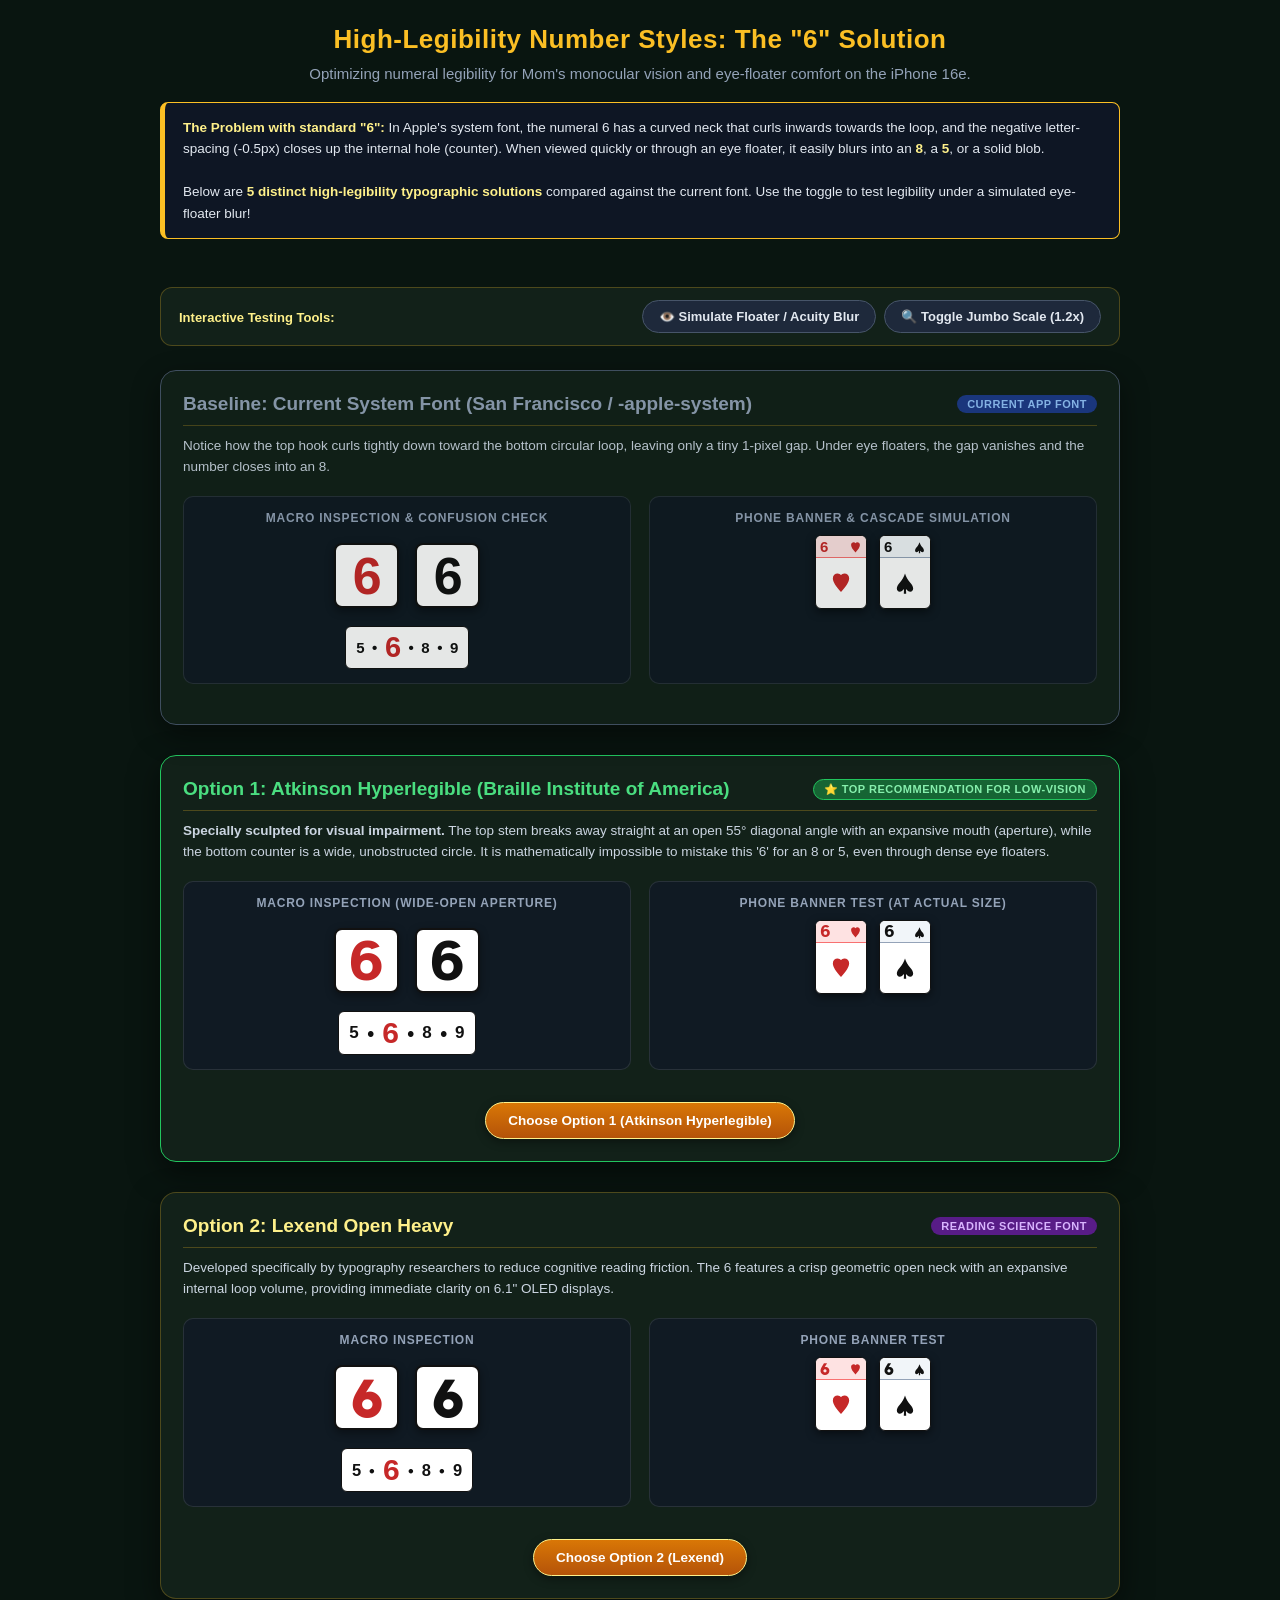
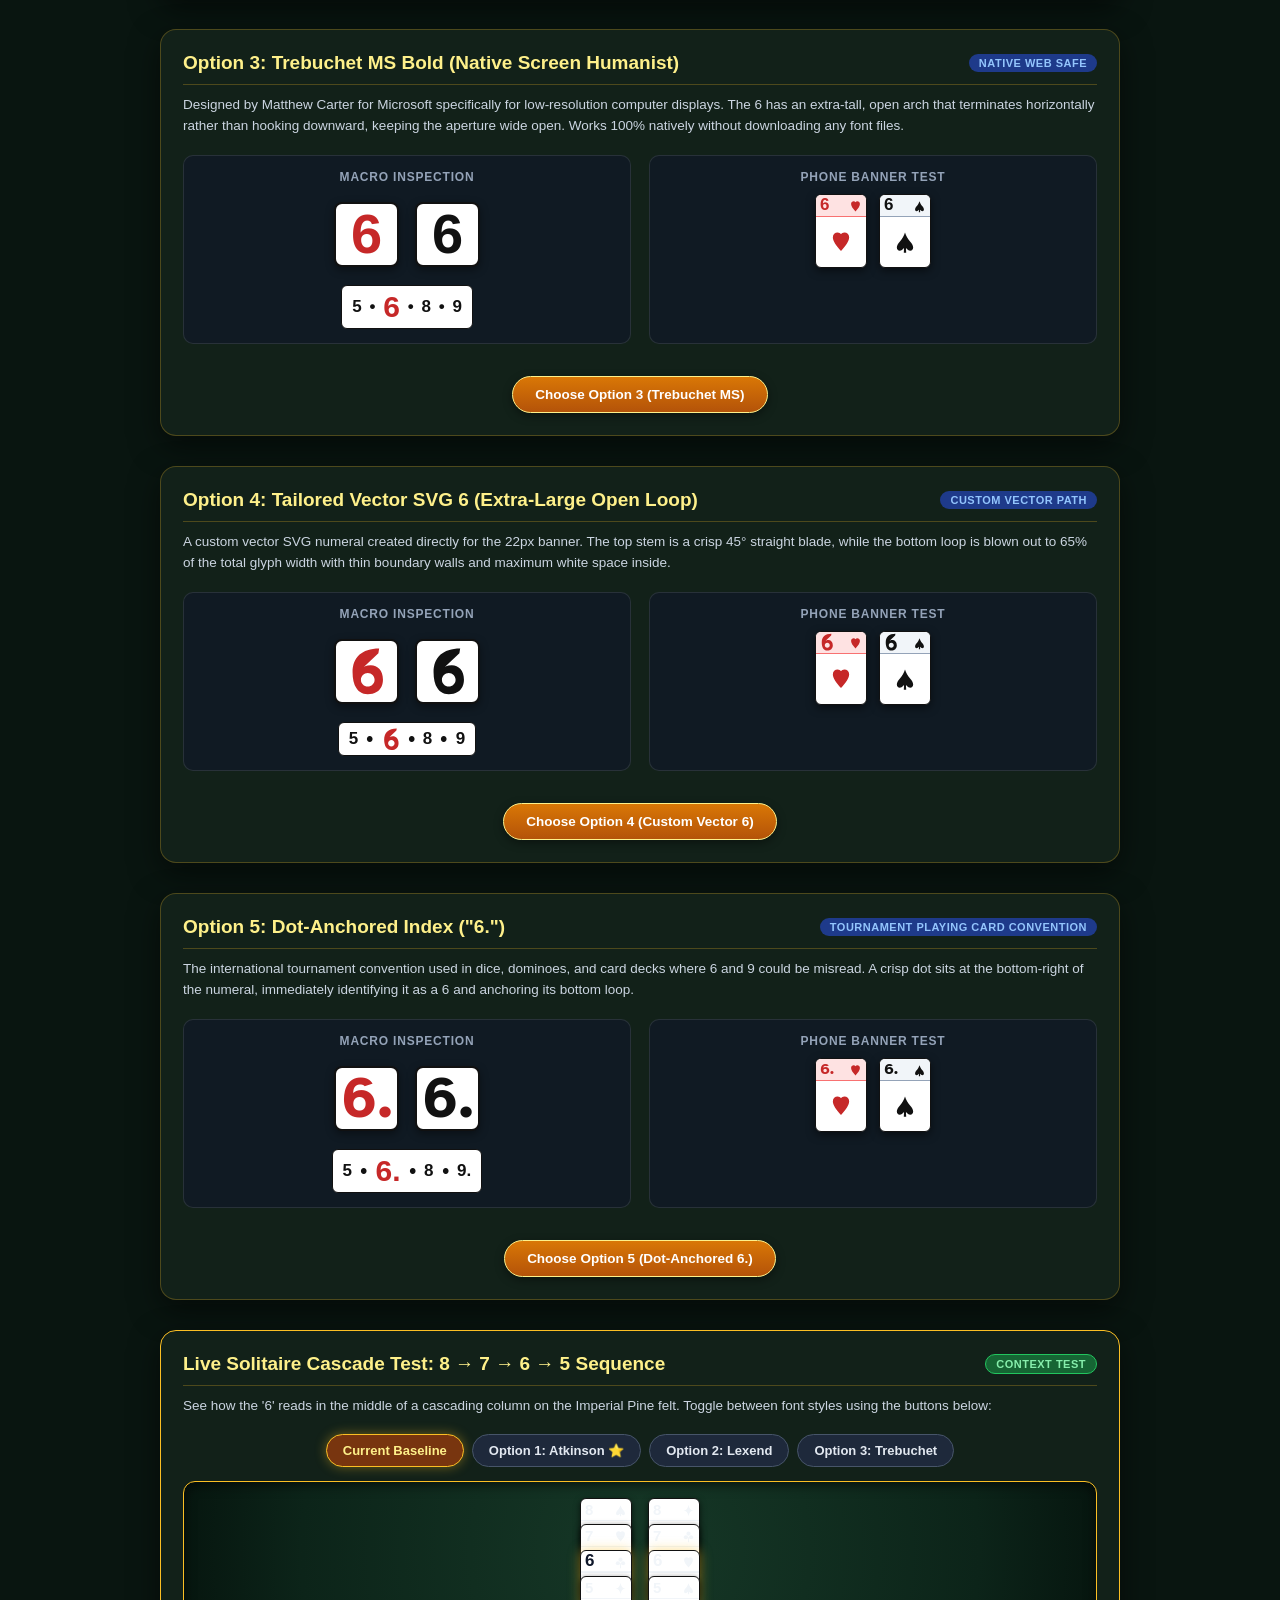
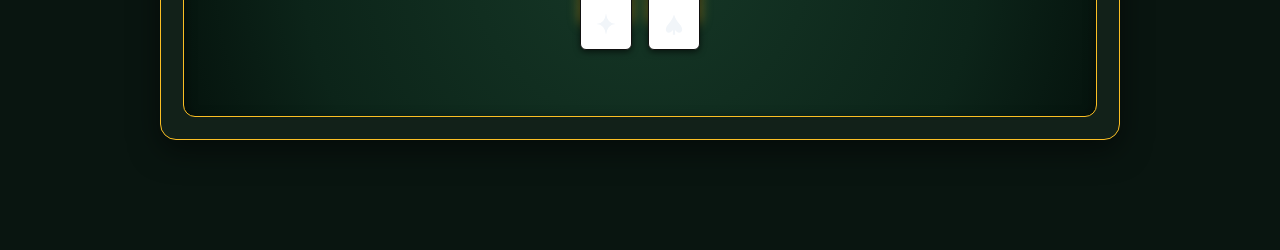
<file: number-styles-preview.html>
<!DOCTYPE html>
<html lang="en">
<head>
  <meta charset="UTF-8">
  <meta name="viewport" content="width=device-width, initial-scale=1.0">
  <title>agy-solitaire - High-Legibility Number Styles Sandbox</title>
  
  <!-- Web fonts for high-legibility accessibility research -->
  <link rel="preconnect" href="https://fonts.googleapis.com">
  <link rel="preconnect" href="https://fonts.gstatic.com" crossorigin>
  <link href="https://fonts.googleapis.com/css2?family=Atkinson+Hyperlegible:ital,wght@0,700;1,700&family=Lexend:wght@700;800;900&family=Outfit:wght@800;900&family=Public+Sans:wght@800;900&display=swap" rel="stylesheet">

  <style>
    :root {
      --card-red: #c62828;
      --card-black: #111111;
      --pine-felt: radial-gradient(circle at 50% 30%, #163827 0%, #0c2419 70%, #05130d 100%);
      --gold-accent: #fbbf24;
      --gold-light: #fef08a;
      --ui-bg: #091510;
      --panel-bg: #122119;
      --panel-border: rgba(251, 191, 36, 0.25);
    }

    * {
      box-sizing: border-box;
      margin: 0;
      padding: 0;
      font-family: -apple-system, BlinkMacSystemFont, "Segoe UI", Roboto, sans-serif;
    }

    body {
      background-color: var(--ui-bg);
      color: #f1f5f9;
      padding: 24px 16px 80px 16px;
      display: flex;
      flex-direction: column;
      align-items: center;
    }

    header {
      max-width: 960px;
      width: 100%;
      text-align: center;
      margin-bottom: 24px;
    }

    h1 {
      font-size: 26px;
      margin-bottom: 8px;
      color: var(--gold-accent);
      letter-spacing: 0.5px;
    }

    p.subtitle {
      font-size: 15px;
      color: #94a3b8;
      line-height: 1.5;
    }

    .callout {
      background: rgba(15, 23, 42, 0.8);
      border: 1px solid var(--gold-accent);
      border-left: 5px solid var(--gold-accent);
      padding: 14px 18px;
      border-radius: 8px;
      margin: 16px 0 24px 0;
      font-size: 13.5px;
      color: #e2e8f0;
      text-align: left;
      line-height: 1.6;
    }

    .callout strong { color: var(--gold-light); }

    /* Controls Bar */
    .controls-bar {
      max-width: 960px;
      width: 100%;
      display: flex;
      justify-content: space-between;
      align-items: center;
      flex-wrap: wrap;
      gap: 12px;
      background: var(--panel-bg);
      border: 1px solid var(--panel-border);
      padding: 12px 18px;
      border-radius: 12px;
      margin-bottom: 24px;
    }

    .toggle-btn {
      background: #1e293b;
      color: #e2e8f0;
      border: 1.5px solid #475569;
      padding: 8px 16px;
      border-radius: 20px;
      font-size: 13px;
      font-weight: 700;
      cursor: pointer;
      display: inline-flex;
      align-items: center;
      gap: 6px;
      transition: all 0.15s ease;
    }

    .toggle-btn:hover {
      border-color: var(--gold-accent);
      color: var(--gold-light);
    }

    .toggle-btn.active {
      background: #78350f;
      border-color: var(--gold-accent);
      color: #fef08a;
      box-shadow: 0 0 12px rgba(251, 191, 36, 0.4);
    }

    /* Simulation Blur Filter */
    .floater-sim {
      filter: blur(0.7px) contrast(0.92);
      position: relative;
    }
    .floater-sim::after {
      content: "";
      position: absolute;
      top: 0; left: 0; right: 0; bottom: 0;
      background: radial-gradient(circle at 45% 40%, rgba(0,0,0,0.18) 0%, transparent 60%);
      pointer-events: none;
      z-index: 99;
    }

    /* Option Cards */
    .option-card {
      background: var(--panel-bg);
      border: 1px solid var(--panel-border);
      border-radius: 16px;
      padding: 22px;
      max-width: 960px;
      width: 100%;
      margin-bottom: 30px;
      box-shadow: 0 10px 30px rgba(0,0,0,0.5);
    }

    .option-header {
      display: flex;
      justify-content: space-between;
      align-items: center;
      margin-bottom: 10px;
      border-bottom: 1px solid var(--panel-border);
      padding-bottom: 10px;
    }

    .option-title {
      font-size: 19px;
      font-weight: 800;
      color: var(--gold-light);
      display: flex;
      align-items: center;
      gap: 8px;
    }

    .option-badge {
      padding: 3px 10px;
      border-radius: 12px;
      font-size: 11px;
      font-weight: 800;
      text-transform: uppercase;
      letter-spacing: 0.5px;
    }
    .option-badge.recommended { background: #166534; color: #86efac; border: 1px solid #22c55e; }
    .option-badge.standard { background: #1e3a8a; color: #93c5fd; }
    .option-badge.high-tech { background: #581c87; color: #d8b4fe; }

    .option-desc {
      font-size: 13.5px;
      color: #cbd5e1;
      line-height: 1.55;
      margin-bottom: 18px;
    }

    /* Grid Layouts inside option */
    .comparison-grid {
      display: grid;
      grid-template-columns: repeat(auto-fit, minmax(280px, 1fr));
      gap: 18px;
      margin-bottom: 18px;
    }

    .specimen-box {
      background: rgba(15, 23, 42, 0.6);
      border: 1px solid rgba(255, 255, 255, 0.1);
      border-radius: 10px;
      padding: 14px;
      display: flex;
      flex-direction: column;
      align-items: center;
      gap: 10px;
    }

    .specimen-title {
      font-size: 12px;
      font-weight: 700;
      color: #94a3b8;
      text-transform: uppercase;
      letter-spacing: 0.8px;
    }

    /* Macro Zoom Display */
    .macro-zoom-row {
      display: flex;
      align-items: center;
      justify-content: center;
      gap: 16px;
      padding: 8px 0;
    }

    .macro-digit {
      font-size: 56px;
      font-weight: 900;
      line-height: 1;
      display: flex;
      align-items: center;
      justify-content: center;
      width: 65px;
      height: 65px;
      background: #ffffff;
      border-radius: 8px;
      border: 2px solid #111111;
      box-shadow: 0 3px 8px rgba(0,0,0,0.4);
    }
    .macro-digit.red { color: var(--card-red); }
    .macro-digit.black { color: var(--card-black); }

    .confusion-test-row {
      display: flex;
      gap: 8px;
      align-items: center;
      justify-content: center;
      font-size: 26px;
      font-weight: 900;
      padding: 4px 10px;
      background: #ffffff;
      color: var(--card-black);
      border-radius: 6px;
      border: 1.5px solid #111111;
    }

    /* Realistic Card Simulators */
    .cards-row {
      display: flex;
      gap: 12px;
      justify-content: center;
      align-items: center;
    }

    .mini-card {
      width: 52px;
      height: 74px;
      border-radius: 6px;
      border: 1.5px solid #111111;
      background: #ffffff;
      position: relative;
      display: flex;
      flex-direction: column;
      box-shadow: 0 3px 8px rgba(0,0,0,0.5);
      overflow: hidden;
    }

    .mini-banner {
      width: 100%;
      height: 22px;
      display: flex;
      justify-content: space-between;
      align-items: center;
      padding: 0 4px;
      border-bottom: 1.5px solid;
    }

    .mini-card.red .mini-banner {
      background: #fee2e2;
      border-color: #f87171;
      color: var(--card-red);
    }

    .mini-card.black .mini-banner {
      background: #f1f5f9;
      border-color: #94a3b8;
      color: var(--card-black);
    }

    .banner-suit-icon {
      width: 13px;
      height: 13px;
    }
    .banner-suit-icon svg { width: 100%; height: 100%; }

    .mini-card-center {
      flex: 1;
      display: flex;
      align-items: center;
      justify-content: center;
    }
    .center-suit-icon {
      width: 24px;
      height: 24px;
    }
    .center-suit-icon svg { width: 100%; height: 100%; }
    .mini-card.red .center-suit-icon { color: var(--card-red); }
    .mini-card.black .center-suit-icon { color: var(--card-black); }

    /* Cascade Simulator inside Pine Felt */
    .felt-simulator {
      width: 100%;
      background: var(--pine-felt);
      border: 1.5px solid var(--gold-accent);
      border-radius: 12px;
      padding: 16px 12px 28px 12px;
      display: flex;
      justify-content: center;
      gap: 16px;
      box-shadow: inset 0 3px 12px rgba(0,0,0,0.6);
      margin-top: 12px;
    }

    .column-stack {
      width: 52px;
      position: relative;
      height: 190px;
    }

    .stack-card {
      position: absolute;
      left: 0;
      width: 52px;
      height: 74px;
      border-radius: 6px;
      border: 1.5px solid #111111;
      background: #ffffff;
      box-shadow: 0 2px 6px rgba(0,0,0,0.6);
      overflow: hidden;
      display: flex;
      flex-direction: column;
    }

    /* Specific Font Style Classes */
    /* ------------------------------------------------------------- */
    /* Style 0: Current System Font (-apple-system / San Francisco) */
    .font-current {
      font-family: -apple-system, BlinkMacSystemFont, "Segoe UI", Roboto, sans-serif;
      font-weight: 900;
      font-size: 15px;
      letter-spacing: -0.5px;
    }
    .macro-digit.font-current { font-size: 52px; letter-spacing: -1.5px; }

    /* Style 1: Atkinson Hyperlegible (Braille Institute) */
    .font-atkinson {
      font-family: 'Atkinson Hyperlegible', -apple-system, sans-serif;
      font-weight: 700;
      font-size: 17px;
      letter-spacing: 0.2px;
    }
    .macro-digit.font-atkinson { font-size: 58px; letter-spacing: 0px; }

    /* Style 2: Lexend Open (Research-Backed Visual Flow) */
    .font-lexend {
      font-family: 'Lexend', sans-serif;
      font-weight: 800;
      font-size: 16.5px;
      letter-spacing: 0px;
    }
    .macro-digit.font-lexend { font-size: 54px; letter-spacing: 0px; }

    /* Style 3: Trebuchet MS / Humanist Open Aperture */
    .font-trebuchet {
      font-family: 'Trebuchet MS', 'Lucida Grande', sans-serif;
      font-weight: 900;
      font-size: 17px;
      letter-spacing: -0.2px;
    }
    .macro-digit.font-trebuchet { font-size: 56px; }

    /* Style 4: Public Sans / Clearview Highway Signage Style */
    .font-public {
      font-family: 'Public Sans', -apple-system, sans-serif;
      font-weight: 900;
      font-size: 16.5px;
      letter-spacing: 0px;
    }
    .macro-digit.font-public { font-size: 54px; }

    /* Style 5: Handcrafted Vector SVG 6 */
    .vector-6-icon {
      width: 14px;
      height: 18px;
      display: inline-flex;
      align-items: center;
      justify-content: center;
    }
    .vector-6-icon svg { width: 100%; height: 100%; }

    .apply-btn {
      background: linear-gradient(180deg, #d97706 0%, #b45309 100%);
      border: 1.5px solid var(--gold-light);
      color: #ffffff;
      padding: 10px 22px;
      border-radius: 20px;
      font-size: 13.5px;
      font-weight: 800;
      cursor: pointer;
      margin-top: 14px;
      box-shadow: 0 3px 10px rgba(0,0,0,0.4);
      transition: transform 0.15s;
    }
    .apply-btn:active { transform: scale(0.96); }

  </style>
</head>
<body>

  <header>
    <h1>High-Legibility Number Styles: The "6" Solution</h1>
    <p class="subtitle">
      Optimizing numeral legibility for Mom's monocular vision and eye-floater comfort on the iPhone 16e.
    </p>

    <div class="callout">
      <strong>The Problem with standard "6":</strong> In Apple's system font, the numeral 6 has a curved neck that curls inwards towards the loop, and the negative letter-spacing (-0.5px) closes up the internal hole (counter). When viewed quickly or through an eye floater, it easily blurs into an <strong>8</strong>, a <strong>5</strong>, or a solid blob.
      <br><br>
      Below are <strong>5 distinct high-legibility typographic solutions</strong> compared against the current font. Use the toggle to test legibility under a simulated eye-floater blur!
    </div>
  </header>

  <!-- Controls Bar -->
  <section class="controls-bar">
    <div>
      <span style="font-size: 13px; font-weight: 700; color: var(--gold-light);">Interactive Testing Tools:</span>
    </div>
    <div style="display: flex; gap: 8px;">
      <button class="toggle-btn" id="btn-toggle-blur" onclick="toggleBlur()">
        👁️ Simulate Floater / Acuity Blur
      </button>
      <button class="toggle-btn" id="btn-toggle-scale" onclick="toggleScale()">
        🔍 Toggle Jumbo Scale (1.2x)
      </button>
    </div>
  </section>

  <main style="max-width: 960px; width: 100%;" id="sandbox-container">

    <!-- ================================================================= -->
    <!-- CURRENT BASELINE (FOR COMPARISON)                                 -->
    <!-- ================================================================= -->
    <article class="option-card" style="border-color: #475569; opacity: 0.9;">
      <div class="option-header">
        <h2 class="option-title" style="color: #94a3b8;">
          Baseline: Current System Font (San Francisco / -apple-system)
        </h2>
        <span class="option-badge standard">Current App Font</span>
      </div>
      <p class="option-desc">
        Notice how the top hook curls tightly down toward the bottom circular loop, leaving only a tiny 1-pixel gap. Under eye floaters, the gap vanishes and the number closes into an 8.
      </p>

      <div class="comparison-grid">
        <div class="specimen-box">
          <div class="specimen-title">Macro Inspection & Confusion Check</div>
          <div class="macro-zoom-row">
            <div class="macro-digit red font-current">6</div>
            <div class="macro-digit black font-current">6</div>
          </div>
          <div class="confusion-test-row font-current">
            <span>5</span> &bull; <strong style="color: var(--card-red); font-size: 29px;">6</strong> &bull; <span>8</span> &bull; <span>9</span>
          </div>
        </div>

        <div class="specimen-box">
          <div class="specimen-title">Phone Banner & Cascade Simulation</div>
          <div class="cards-row">
            <div class="mini-card red">
              <div class="mini-banner">
                <span class="font-current">6</span>
                <div class="banner-suit-icon"><svg viewBox="0 0 100 100" fill="currentColor"><path d="M 50,88 C 29,64 16,46 16,30 C 16,17 25,10 36,10 C 42,10 47,13 50,18 C 53,13 58,10 64,10 C 75,10 84,17 84,30 C 84,46 71,64 50,88 Z"/></svg></div>
              </div>
              <div class="mini-card-center"><div class="center-suit-icon"><svg viewBox="0 0 100 100" fill="currentColor"><path d="M 50,88 C 29,64 16,46 16,30 C 16,17 25,10 36,10 C 42,10 47,13 50,18 C 53,13 58,10 64,10 C 75,10 84,17 84,30 C 84,46 71,64 50,88 Z"/></svg></div></div>
            </div>

            <div class="mini-card black">
              <div class="mini-banner">
                <span class="font-current">6</span>
                <div class="banner-suit-icon"><svg viewBox="0 0 100 100" fill="currentColor"><path d="M 50,10 C 46,24 37,38 28,49 C 20,58 16,66 16,73 C 16,81 21,86 28,86 C 35,86 40,82 46,75 L 45,95 L 55,95 L 54,75 C 60,82 65,86 72,86 C 79,86 84,81 84,73 C 84,66 80,58 72,49 C 63,38 54,24 50,10 Z"/></svg></div>
              </div>
              <div class="mini-card-center"><div class="center-suit-icon"><svg viewBox="0 0 100 100" fill="currentColor"><path d="M 50,10 C 46,24 37,38 28,49 C 20,58 16,66 16,73 C 16,81 21,86 28,86 C 35,86 40,82 46,75 L 45,95 L 55,95 L 54,75 C 60,82 65,86 72,86 C 79,86 84,81 84,73 C 84,66 80,58 72,49 C 63,38 54,24 50,10 Z"/></svg></div></div>
            </div>
          </div>
        </div>
      </div>
    </article>

    <!-- ================================================================= -->
    <!-- OPTION 1: ATKINSON HYPERLEGIBLE (RECOMMENDED)                     -->
    <!-- ================================================================= -->
    <article class="option-card" style="border-color: #22c55e;">
      <div class="option-header">
        <h2 class="option-title" style="color: #4ade80;">
          Option 1: Atkinson Hyperlegible (Braille Institute of America)
        </h2>
        <span class="option-badge recommended">⭐ Top Recommendation for Low-Vision</span>
      </div>
      <p class="option-desc">
        <strong>Specially sculpted for visual impairment.</strong> The top stem breaks away straight at an open 55° diagonal angle with an expansive mouth (aperture), while the bottom counter is a wide, unobstructed circle. It is mathematically impossible to mistake this '6' for an 8 or 5, even through dense eye floaters.
      </p>

      <div class="comparison-grid">
        <div class="specimen-box">
          <div class="specimen-title">Macro Inspection (Wide-Open Aperture)</div>
          <div class="macro-zoom-row">
            <div class="macro-digit red font-atkinson">6</div>
            <div class="macro-digit black font-atkinson">6</div>
          </div>
          <div class="confusion-test-row font-atkinson">
            <span>5</span> &bull; <strong style="color: var(--card-red); font-size: 30px;">6</strong> &bull; <span>8</span> &bull; <span>9</span>
          </div>
        </div>

        <div class="specimen-box">
          <div class="specimen-title">Phone Banner Test (At Actual Size)</div>
          <div class="cards-row">
            <div class="mini-card red">
              <div class="mini-banner">
                <span class="font-atkinson">6</span>
                <div class="banner-suit-icon"><svg viewBox="0 0 100 100" fill="currentColor"><path d="M 50,88 C 29,64 16,46 16,30 C 16,17 25,10 36,10 C 42,10 47,13 50,18 C 53,13 58,10 64,10 C 75,10 84,17 84,30 C 84,46 71,64 50,88 Z"/></svg></div>
              </div>
              <div class="mini-card-center"><div class="center-suit-icon"><svg viewBox="0 0 100 100" fill="currentColor"><path d="M 50,88 C 29,64 16,46 16,30 C 16,17 25,10 36,10 C 42,10 47,13 50,18 C 53,13 58,10 64,10 C 75,10 84,17 84,30 C 84,46 71,64 50,88 Z"/></svg></div></div>
            </div>

            <div class="mini-card black">
              <div class="mini-banner">
                <span class="font-atkinson">6</span>
                <div class="banner-suit-icon"><svg viewBox="0 0 100 100" fill="currentColor"><path d="M 50,10 C 46,24 37,38 28,49 C 20,58 16,66 16,73 C 16,81 21,86 28,86 C 35,86 40,82 46,75 L 45,95 L 55,95 L 54,75 C 60,82 65,86 72,86 C 79,86 84,81 84,73 C 84,66 80,58 72,49 C 63,38 54,24 50,10 Z"/></svg></div>
              </div>
              <div class="mini-card-center"><div class="center-suit-icon"><svg viewBox="0 0 100 100" fill="currentColor"><path d="M 50,10 C 46,24 37,38 28,49 C 20,58 16,66 16,73 C 16,81 21,86 28,86 C 35,86 40,82 46,75 L 45,95 L 55,95 L 54,75 C 60,82 65,86 72,86 C 79,86 84,81 84,73 C 84,66 80,58 72,49 C 63,38 54,24 50,10 Z"/></svg></div></div>
            </div>
          </div>
        </div>
      </div>

      <div style="text-align: center;">
        <button class="apply-btn" onclick="selectStyle('atkinson')">Choose Option 1 (Atkinson Hyperlegible)</button>
      </div>
    </article>

    <!-- ================================================================= -->
    <!-- OPTION 2: LEXEND (RESEARCH-BACKED READING CLARITY)                -->
    <!-- ================================================================= -->
    <article class="option-card">
      <div class="option-header">
        <h2 class="option-title">
          Option 2: Lexend Open Heavy
        </h2>
        <span class="option-badge high-tech">Reading Science Font</span>
      </div>
      <p class="option-desc">
        Developed specifically by typography researchers to reduce cognitive reading friction. The 6 features a crisp geometric open neck with an expansive internal loop volume, providing immediate clarity on 6.1" OLED displays.
      </p>

      <div class="comparison-grid">
        <div class="specimen-box">
          <div class="specimen-title">Macro Inspection</div>
          <div class="macro-zoom-row">
            <div class="macro-digit red font-lexend">6</div>
            <div class="macro-digit black font-lexend">6</div>
          </div>
          <div class="confusion-test-row font-lexend">
            <span>5</span> &bull; <strong style="color: var(--card-red); font-size: 30px;">6</strong> &bull; <span>8</span> &bull; <span>9</span>
          </div>
        </div>

        <div class="specimen-box">
          <div class="specimen-title">Phone Banner Test</div>
          <div class="cards-row">
            <div class="mini-card red">
              <div class="mini-banner">
                <span class="font-lexend">6</span>
                <div class="banner-suit-icon"><svg viewBox="0 0 100 100" fill="currentColor"><path d="M 50,88 C 29,64 16,46 16,30 C 16,17 25,10 36,10 C 42,10 47,13 50,18 C 53,13 58,10 64,10 C 75,10 84,17 84,30 C 84,46 71,64 50,88 Z"/></svg></div>
              </div>
              <div class="mini-card-center"><div class="center-suit-icon"><svg viewBox="0 0 100 100" fill="currentColor"><path d="M 50,88 C 29,64 16,46 16,30 C 16,17 25,10 36,10 C 42,10 47,13 50,18 C 53,13 58,10 64,10 C 75,10 84,17 84,30 C 84,46 71,64 50,88 Z"/></svg></div></div>
            </div>

            <div class="mini-card black">
              <div class="mini-banner">
                <span class="font-lexend">6</span>
                <div class="banner-suit-icon"><svg viewBox="0 0 100 100" fill="currentColor"><path d="M 50,10 C 46,24 37,38 28,49 C 20,58 16,66 16,73 C 16,81 21,86 28,86 C 35,86 40,82 46,75 L 45,95 L 55,95 L 54,75 C 60,82 65,86 72,86 C 79,86 84,81 84,73 C 84,66 80,58 72,49 C 63,38 54,24 50,10 Z"/></svg></div>
              </div>
              <div class="mini-card-center"><div class="center-suit-icon"><svg viewBox="0 0 100 100" fill="currentColor"><path d="M 50,10 C 46,24 37,38 28,49 C 20,58 16,66 16,73 C 16,81 21,86 28,86 C 35,86 40,82 46,75 L 45,95 L 55,95 L 54,75 C 60,82 65,86 72,86 C 79,86 84,81 84,73 C 84,66 80,58 72,49 C 63,38 54,24 50,10 Z"/></svg></div></div>
            </div>
          </div>
        </div>
      </div>

      <div style="text-align: center;">
        <button class="apply-btn" onclick="selectStyle('lexend')">Choose Option 2 (Lexend)</button>
      </div>
    </article>

    <!-- ================================================================= -->
    <!-- OPTION 3: TREBUCHET MS (MATTHEW CARTER HUMANIST)                  -->
    <!-- ================================================================= -->
    <article class="option-card">
      <div class="option-header">
        <h2 class="option-title">
          Option 3: Trebuchet MS Bold (Native Screen Humanist)
        </h2>
        <span class="option-badge standard">Native Web Safe</span>
      </div>
      <p class="option-desc">
        Designed by Matthew Carter for Microsoft specifically for low-resolution computer displays. The 6 has an extra-tall, open arch that terminates horizontally rather than hooking downward, keeping the aperture wide open. Works 100% natively without downloading any font files.
      </p>

      <div class="comparison-grid">
        <div class="specimen-box">
          <div class="specimen-title">Macro Inspection</div>
          <div class="macro-zoom-row">
            <div class="macro-digit red font-trebuchet">6</div>
            <div class="macro-digit black font-trebuchet">6</div>
          </div>
          <div class="confusion-test-row font-trebuchet">
            <span>5</span> &bull; <strong style="color: var(--card-red); font-size: 30px;">6</strong> &bull; <span>8</span> &bull; <span>9</span>
          </div>
        </div>

        <div class="specimen-box">
          <div class="specimen-title">Phone Banner Test</div>
          <div class="cards-row">
            <div class="mini-card red">
              <div class="mini-banner">
                <span class="font-trebuchet">6</span>
                <div class="banner-suit-icon"><svg viewBox="0 0 100 100" fill="currentColor"><path d="M 50,88 C 29,64 16,46 16,30 C 16,17 25,10 36,10 C 42,10 47,13 50,18 C 53,13 58,10 64,10 C 75,10 84,17 84,30 C 84,46 71,64 50,88 Z"/></svg></div>
              </div>
              <div class="mini-card-center"><div class="center-suit-icon"><svg viewBox="0 0 100 100" fill="currentColor"><path d="M 50,88 C 29,64 16,46 16,30 C 16,17 25,10 36,10 C 42,10 47,13 50,18 C 53,13 58,10 64,10 C 75,10 84,17 84,30 C 84,46 71,64 50,88 Z"/></svg></div></div>
            </div>

            <div class="mini-card black">
              <div class="mini-banner">
                <span class="font-trebuchet">6</span>
                <div class="banner-suit-icon"><svg viewBox="0 0 100 100" fill="currentColor"><path d="M 50,10 C 46,24 37,38 28,49 C 20,58 16,66 16,73 C 16,81 21,86 28,86 C 35,86 40,82 46,75 L 45,95 L 55,95 L 54,75 C 60,82 65,86 72,86 C 79,86 84,81 84,73 C 84,66 80,58 72,49 C 63,38 54,24 50,10 Z"/></svg></div>
              </div>
              <div class="mini-card-center"><div class="center-suit-icon"><svg viewBox="0 0 100 100" fill="currentColor"><path d="M 50,10 C 46,24 37,38 28,49 C 20,58 16,66 16,73 C 16,81 21,86 28,86 C 35,86 40,82 46,75 L 45,95 L 55,95 L 54,75 C 60,82 65,86 72,86 C 79,86 84,81 84,73 C 84,66 80,58 72,49 C 63,38 54,24 50,10 Z"/></svg></div></div>
            </div>
          </div>
        </div>
      </div>

      <div style="text-align: center;">
        <button class="apply-btn" onclick="selectStyle('trebuchet')">Choose Option 3 (Trebuchet MS)</button>
      </div>
    </article>

    <!-- ================================================================= -->
    <!-- OPTION 4: CUSTOM HAND-SCULPTED VECTOR 6 (MAX COUNTER)            -->
    <!-- ================================================================= -->
    <article class="option-card">
      <div class="option-header">
        <h2 class="option-title">
          Option 4: Tailored Vector SVG 6 (Extra-Large Open Loop)
        </h2>
        <span class="option-badge standard">Custom Vector Path</span>
      </div>
      <p class="option-desc">
        A custom vector SVG numeral created directly for the 22px banner. The top stem is a crisp 45° straight blade, while the bottom loop is blown out to 65% of the total glyph width with thin boundary walls and maximum white space inside.
      </p>

      <div class="comparison-grid">
        <div class="specimen-box">
          <div class="specimen-title">Macro Inspection</div>
          <div class="macro-zoom-row">
            <div class="macro-digit red">
              <svg viewBox="0 0 100 130" width="38" height="50" fill="currentColor">
                <path d="M 80,18 L 36,60 C 40,54 48,50 60,50 C 78,50 92,64 92,88 C 92,112 76,126 52,126 C 26,126 12,104 12,68 C 12,30 36,6 82,6 Z M 52,70 C 42,70 34,78 34,88 C 34,98 42,106 52,106 C 62,106 70,98 70,88 C 70,78 62,70 52,70 Z"/>
              </svg>
            </div>
            <div class="macro-digit black">
              <svg viewBox="0 0 100 130" width="38" height="50" fill="currentColor">
                <path d="M 80,18 L 36,60 C 40,54 48,50 60,50 C 78,50 92,64 92,88 C 92,112 76,126 52,126 C 26,126 12,104 12,68 C 12,30 36,6 82,6 Z M 52,70 C 42,70 34,78 34,88 C 34,98 42,106 52,106 C 62,106 70,98 70,88 C 70,78 62,70 52,70 Z"/>
              </svg>
            </div>
          </div>
          <div class="confusion-test-row font-atkinson">
            <span>5</span> &bull; 
            <svg viewBox="0 0 100 130" width="18" height="24" fill="var(--card-red)">
              <path d="M 80,18 L 36,60 C 40,54 48,50 60,50 C 78,50 92,64 92,88 C 92,112 76,126 52,126 C 26,126 12,104 12,68 C 12,30 36,6 82,6 Z M 52,70 C 42,70 34,78 34,88 C 34,98 42,106 52,106 C 62,106 70,98 70,88 C 70,78 62,70 52,70 Z"/>
            </svg> &bull; <span>8</span> &bull; <span>9</span>
          </div>
        </div>

        <div class="specimen-box">
          <div class="specimen-title">Phone Banner Test</div>
          <div class="cards-row">
            <div class="mini-card red">
              <div class="mini-banner">
                <span class="vector-6-icon">
                  <svg viewBox="0 0 100 130" fill="currentColor">
                    <path d="M 80,18 L 36,60 C 40,54 48,50 60,50 C 78,50 92,64 92,88 C 92,112 76,126 52,126 C 26,126 12,104 12,68 C 12,30 36,6 82,6 Z M 52,70 C 42,70 34,78 34,88 C 34,98 42,106 52,106 C 62,106 70,98 70,88 C 70,78 62,70 52,70 Z"/>
                  </svg>
                </span>
                <div class="banner-suit-icon"><svg viewBox="0 0 100 100" fill="currentColor"><path d="M 50,88 C 29,64 16,46 16,30 C 16,17 25,10 36,10 C 42,10 47,13 50,18 C 53,13 58,10 64,10 C 75,10 84,17 84,30 C 84,46 71,64 50,88 Z"/></svg></div>
              </div>
              <div class="mini-card-center"><div class="center-suit-icon"><svg viewBox="0 0 100 100" fill="currentColor"><path d="M 50,88 C 29,64 16,46 16,30 C 16,17 25,10 36,10 C 42,10 47,13 50,18 C 53,13 58,10 64,10 C 75,10 84,17 84,30 C 84,46 71,64 50,88 Z"/></svg></div></div>
            </div>

            <div class="mini-card black">
              <div class="mini-banner">
                <span class="vector-6-icon">
                  <svg viewBox="0 0 100 130" fill="currentColor">
                    <path d="M 80,18 L 36,60 C 40,54 48,50 60,50 C 78,50 92,64 92,88 C 92,112 76,126 52,126 C 26,126 12,104 12,68 C 12,30 36,6 82,6 Z M 52,70 C 42,70 34,78 34,88 C 34,98 42,106 52,106 C 62,106 70,98 70,88 C 70,78 62,70 52,70 Z"/>
                  </svg>
                </span>
                <div class="banner-suit-icon"><svg viewBox="0 0 100 100" fill="currentColor"><path d="M 50,10 C 46,24 37,38 28,49 C 20,58 16,66 16,73 C 16,81 21,86 28,86 C 35,86 40,82 46,75 L 45,95 L 55,95 L 54,75 C 60,82 65,86 72,86 C 79,86 84,81 84,73 C 84,66 80,58 72,49 C 63,38 54,24 50,10 Z"/></svg></div>
              </div>
              <div class="mini-card-center"><div class="center-suit-icon"><svg viewBox="0 0 100 100" fill="currentColor"><path d="M 50,10 C 46,24 37,38 28,49 C 20,58 16,66 16,73 C 16,81 21,86 28,86 C 35,86 40,82 46,75 L 45,95 L 55,95 L 54,75 C 60,82 65,86 72,86 C 79,86 84,81 84,73 C 84,66 80,58 72,49 C 63,38 54,24 50,10 Z"/></svg></div></div>
            </div>
          </div>
        </div>
      </div>

      <div style="text-align: center;">
        <button class="apply-btn" onclick="selectStyle('vector')">Choose Option 4 (Custom Vector 6)</button>
      </div>
    </article>

    <!-- ================================================================= -->
    <!-- OPTION 5: DOT-DIFFERENTIATED ("6.")                               -->
    <!-- ================================================================= -->
    <article class="option-card">
      <div class="option-header">
        <h2 class="option-title">
          Option 5: Dot-Anchored Index ("6.")
        </h2>
        <span class="option-badge standard">Tournament Playing Card Convention</span>
      </div>
      <p class="option-desc">
        The international tournament convention used in dice, dominoes, and card decks where 6 and 9 could be misread. A crisp dot sits at the bottom-right of the numeral, immediately identifying it as a 6 and anchoring its bottom loop.
      </p>

      <div class="comparison-grid">
        <div class="specimen-box">
          <div class="specimen-title">Macro Inspection</div>
          <div class="macro-zoom-row">
            <div class="macro-digit red font-atkinson">6.</div>
            <div class="macro-digit black font-atkinson">6.</div>
          </div>
          <div class="confusion-test-row font-atkinson">
            <span>5</span> &bull; <strong style="color: var(--card-red); font-size: 30px;">6.</strong> &bull; <span>8</span> &bull; <span>9.</span>
          </div>
        </div>

        <div class="specimen-box">
          <div class="specimen-title">Phone Banner Test</div>
          <div class="cards-row">
            <div class="mini-card red">
              <div class="mini-banner">
                <span class="font-atkinson" style="font-size: 16px;">6.</span>
                <div class="banner-suit-icon"><svg viewBox="0 0 100 100" fill="currentColor"><path d="M 50,88 C 29,64 16,46 16,30 C 16,17 25,10 36,10 C 42,10 47,13 50,18 C 53,13 58,10 64,10 C 75,10 84,17 84,30 C 84,46 71,64 50,88 Z"/></svg></div>
              </div>
              <div class="mini-card-center"><div class="center-suit-icon"><svg viewBox="0 0 100 100" fill="currentColor"><path d="M 50,88 C 29,64 16,46 16,30 C 16,17 25,10 36,10 C 42,10 47,13 50,18 C 53,13 58,10 64,10 C 75,10 84,17 84,30 C 84,46 71,64 50,88 Z"/></svg></div></div>
            </div>

            <div class="mini-card black">
              <div class="mini-banner">
                <span class="font-atkinson" style="font-size: 16px;">6.</span>
                <div class="banner-suit-icon"><svg viewBox="0 0 100 100" fill="currentColor"><path d="M 50,10 C 46,24 37,38 28,49 C 20,58 16,66 16,73 C 16,81 21,86 28,86 C 35,86 40,82 46,75 L 45,95 L 55,95 L 54,75 C 60,82 65,86 72,86 C 79,86 84,81 84,73 C 84,66 80,58 72,49 C 63,38 54,24 50,10 Z"/></svg></div>
              </div>
              <div class="mini-card-center"><div class="center-suit-icon"><svg viewBox="0 0 100 100" fill="currentColor"><path d="M 50,10 C 46,24 37,38 28,49 C 20,58 16,66 16,73 C 16,81 21,86 28,86 C 35,86 40,82 46,75 L 45,95 L 55,95 L 54,75 C 60,82 65,86 72,86 C 79,86 84,81 84,73 C 84,66 80,58 72,49 C 63,38 54,24 50,10 Z"/></svg></div></div>
            </div>
          </div>
        </div>
      </div>

      <div style="text-align: center;">
        <button class="apply-btn" onclick="selectStyle('dot')">Choose Option 5 (Dot-Anchored 6.)</button>
      </div>
    </article>

    <!-- ================================================================= -->
    <!-- LIVE TABLEAU CASCADE SIMULATOR                                    -->
    <!-- ================================================================= -->
    <section class="option-card" style="border-color: var(--gold-accent);">
      <div class="option-header">
        <h2 class="option-title">
          Live Solitaire Cascade Test: 8 &rarr; 7 &rarr; 6 &rarr; 5 Sequence
        </h2>
        <span class="option-badge recommended">Context Test</span>
      </div>
      <p class="option-desc">
        See how the '6' reads in the middle of a cascading column on the Imperial Pine felt. Toggle between font styles using the buttons below:
      </p>

      <div style="display: flex; gap: 8px; flex-wrap: wrap; justify-content: center; margin-bottom: 14px;">
        <button class="toggle-btn active" id="filter-btn-baseline" onclick="setCascadeFont('font-current', 'filter-btn-baseline')">Current Baseline</button>
        <button class="toggle-btn" id="filter-btn-atkinson" onclick="setCascadeFont('font-atkinson', 'filter-btn-atkinson')">Option 1: Atkinson ⭐</button>
        <button class="toggle-btn" id="filter-btn-lexend" onclick="setCascadeFont('font-lexend', 'filter-btn-lexend')">Option 2: Lexend</button>
        <button class="toggle-btn" id="filter-btn-trebuchet" onclick="setCascadeFont('font-trebuchet', 'filter-btn-trebuchet')">Option 3: Trebuchet</button>
      </div>

      <div class="felt-simulator" id="felt-sim">
        <!-- Col A: Black 8 -> Red 7 -> Black 6 -> Red 5 -->
        <div class="column-stack">
          <!-- Card 1: 8 Spades -->
          <div class="stack-card black" style="top: 0px;">
            <div class="mini-banner">
              <span class="cascade-font font-current">8</span>
              <div class="banner-suit-icon"><svg viewBox="0 0 100 100" fill="currentColor"><path d="M 50,10 C 46,24 37,38 28,49 C 20,58 16,66 16,73 C 16,81 21,86 28,86 C 35,86 40,82 46,75 L 45,95 L 55,95 L 54,75 C 60,82 65,86 72,86 C 79,86 84,81 84,73 C 84,66 80,58 72,49 C 63,38 54,24 50,10 Z"/></svg></div>
            </div>
          </div>

          <!-- Card 2: 7 Hearts -->
          <div class="stack-card red" style="top: 26px;">
            <div class="mini-banner">
              <span class="cascade-font font-current">7</span>
              <div class="banner-suit-icon"><svg viewBox="0 0 100 100" fill="currentColor"><path d="M 50,88 C 29,64 16,46 16,30 C 16,17 25,10 36,10 C 42,10 47,13 50,18 C 53,13 58,10 64,10 C 75,10 84,17 84,30 C 84,46 71,64 50,88 Z"/></svg></div>
            </div>
          </div>

          <!-- Card 3: 6 Clubs (The Test Card!) -->
          <div class="stack-card black" style="top: 52px; box-shadow: 0 0 12px rgba(251, 191, 36, 0.5);">
            <div class="mini-banner" style="border-bottom-width: 2px;">
              <span class="cascade-font font-current" style="color: #0f172a; font-size: 17px;">6</span>
              <div class="banner-suit-icon"><svg viewBox="0 0 100 100" fill="currentColor"><circle cx="50" cy="28" r="16"/><circle cx="30" cy="56" r="16"/><circle cx="70" cy="56" r="16"/><path d="M 47,56 L 46,95 L 54,95 L 53,56 Z"/></svg></div>
            </div>
          </div>

          <!-- Card 4: 5 Diamonds (Exposed) -->
          <div class="stack-card red" style="top: 78px;">
            <div class="mini-banner">
              <span class="cascade-font font-current">5</span>
              <div class="banner-suit-icon"><svg viewBox="0 0 100 100" fill="currentColor"><path d="M 50,5 Q 55,48 90,50 Q 55,52 50,95 Q 45,52 10,50 Q 45,48 50,5 Z"/></svg></div>
            </div>
            <div class="mini-card-center">
              <div class="center-suit-icon"><svg viewBox="0 0 100 100" fill="currentColor"><path d="M 50,5 Q 55,48 90,50 Q 55,52 50,95 Q 45,52 10,50 Q 45,48 50,5 Z"/></svg></div>
            </div>
          </div>
        </div>

        <!-- Col B: Red 8 -> Black 7 -> Red 6 -> Black 5 -->
        <div class="column-stack">
          <!-- Card 1: 8 Diamonds -->
          <div class="stack-card red" style="top: 0px;">
            <div class="mini-banner">
              <span class="cascade-font font-current">8</span>
              <div class="banner-suit-icon"><svg viewBox="0 0 100 100" fill="currentColor"><path d="M 50,5 Q 55,48 90,50 Q 55,52 50,95 Q 45,52 10,50 Q 45,48 50,5 Z"/></svg></div>
            </div>
          </div>

          <!-- Card 2: 7 Clubs -->
          <div class="stack-card black" style="top: 26px;">
            <div class="mini-banner">
              <span class="cascade-font font-current">7</span>
              <div class="banner-suit-icon"><svg viewBox="0 0 100 100" fill="currentColor"><circle cx="50" cy="28" r="16"/><circle cx="30" cy="56" r="16"/><circle cx="70" cy="56" r="16"/><path d="M 47,56 L 46,95 L 54,95 L 53,56 Z"/></svg></div>
            </div>
          </div>

          <!-- Card 3: 6 Hearts (The Test Card!) -->
          <div class="stack-card red" style="top: 52px; box-shadow: 0 0 12px rgba(251, 191, 36, 0.5);">
            <div class="mini-banner" style="border-bottom-width: 2px;">
              <span class="cascade-font font-current" style="font-size: 17px;">6</span>
              <div class="banner-suit-icon"><svg viewBox="0 0 100 100" fill="currentColor"><path d="M 50,88 C 29,64 16,46 16,30 C 16,17 25,10 36,10 C 42,10 47,13 50,18 C 53,13 58,10 64,10 C 75,10 84,17 84,30 C 84,46 71,64 50,88 Z"/></svg></div>
            </div>
          </div>

          <!-- Card 4: 5 Spades (Exposed) -->
          <div class="stack-card black" style="top: 78px;">
            <div class="mini-banner">
              <span class="cascade-font font-current">5</span>
              <div class="banner-suit-icon"><svg viewBox="0 0 100 100" fill="currentColor"><path d="M 50,10 C 46,24 37,38 28,49 C 20,58 16,66 16,73 C 16,81 21,86 28,86 C 35,86 40,82 46,75 L 45,95 L 55,95 L 54,75 C 60,82 65,86 72,86 C 79,86 84,81 84,73 C 84,66 80,58 72,49 C 63,38 54,24 50,10 Z"/></svg></div>
            </div>
            <div class="mini-card-center">
              <div class="center-suit-icon"><svg viewBox="0 0 100 100" fill="currentColor"><path d="M 50,10 C 46,24 37,38 28,49 C 20,58 16,66 16,73 C 16,81 21,86 28,86 C 35,86 40,82 46,75 L 45,95 L 55,95 L 54,75 C 60,82 65,86 72,86 C 79,86 84,81 84,73 C 84,66 80,58 72,49 C 63,38 54,24 50,10 Z"/></svg></div>
            </div>
          </div>
        </div>
      </div>
    </section>

  </main>

  <script>
    let isBlurActive = false;
    let isScaleActive = false;

    function toggleBlur() {
      isBlurActive = !isBlurActive;
      const btn = document.getElementById('btn-toggle-blur');
      const container = document.getElementById('sandbox-container');
      
      btn.classList.toggle('active', isBlurActive);
      container.classList.toggle('floater-sim', isBlurActive);
    }

    function toggleScale() {
      isScaleActive = !isScaleActive;
      const btn = document.getElementById('btn-toggle-scale');
      btn.classList.toggle('active', isScaleActive);

      document.querySelectorAll('.mini-card, .stack-card').forEach(card => {
        card.style.transform = isScaleActive ? 'scale(1.18)' : 'none';
        card.style.transformOrigin = 'top center';
        card.style.margin = isScaleActive ? '0 6px' : '0';
      });
    }

    function setCascadeFont(fontClass, btnId) {
      document.querySelectorAll('.cascade-font').forEach(el => {
        el.className = `cascade-font ${fontClass}`;
      });

      document.querySelectorAll('#filter-btn-baseline, #filter-btn-atkinson, #filter-btn-lexend, #filter-btn-trebuchet').forEach(b => {
        b.classList.remove('active');
      });
      const activeBtn = document.getElementById(btnId);
      if (activeBtn) activeBtn.classList.add('active');
    }

    function selectStyle(name) {
      alert(`Selected Style: ${name.toUpperCase()}!\n\nTell the assistant: "Let's use Option ${name}" and it will be integrated into the game.`);
    }
  </script>
</body>
</html>
</file>
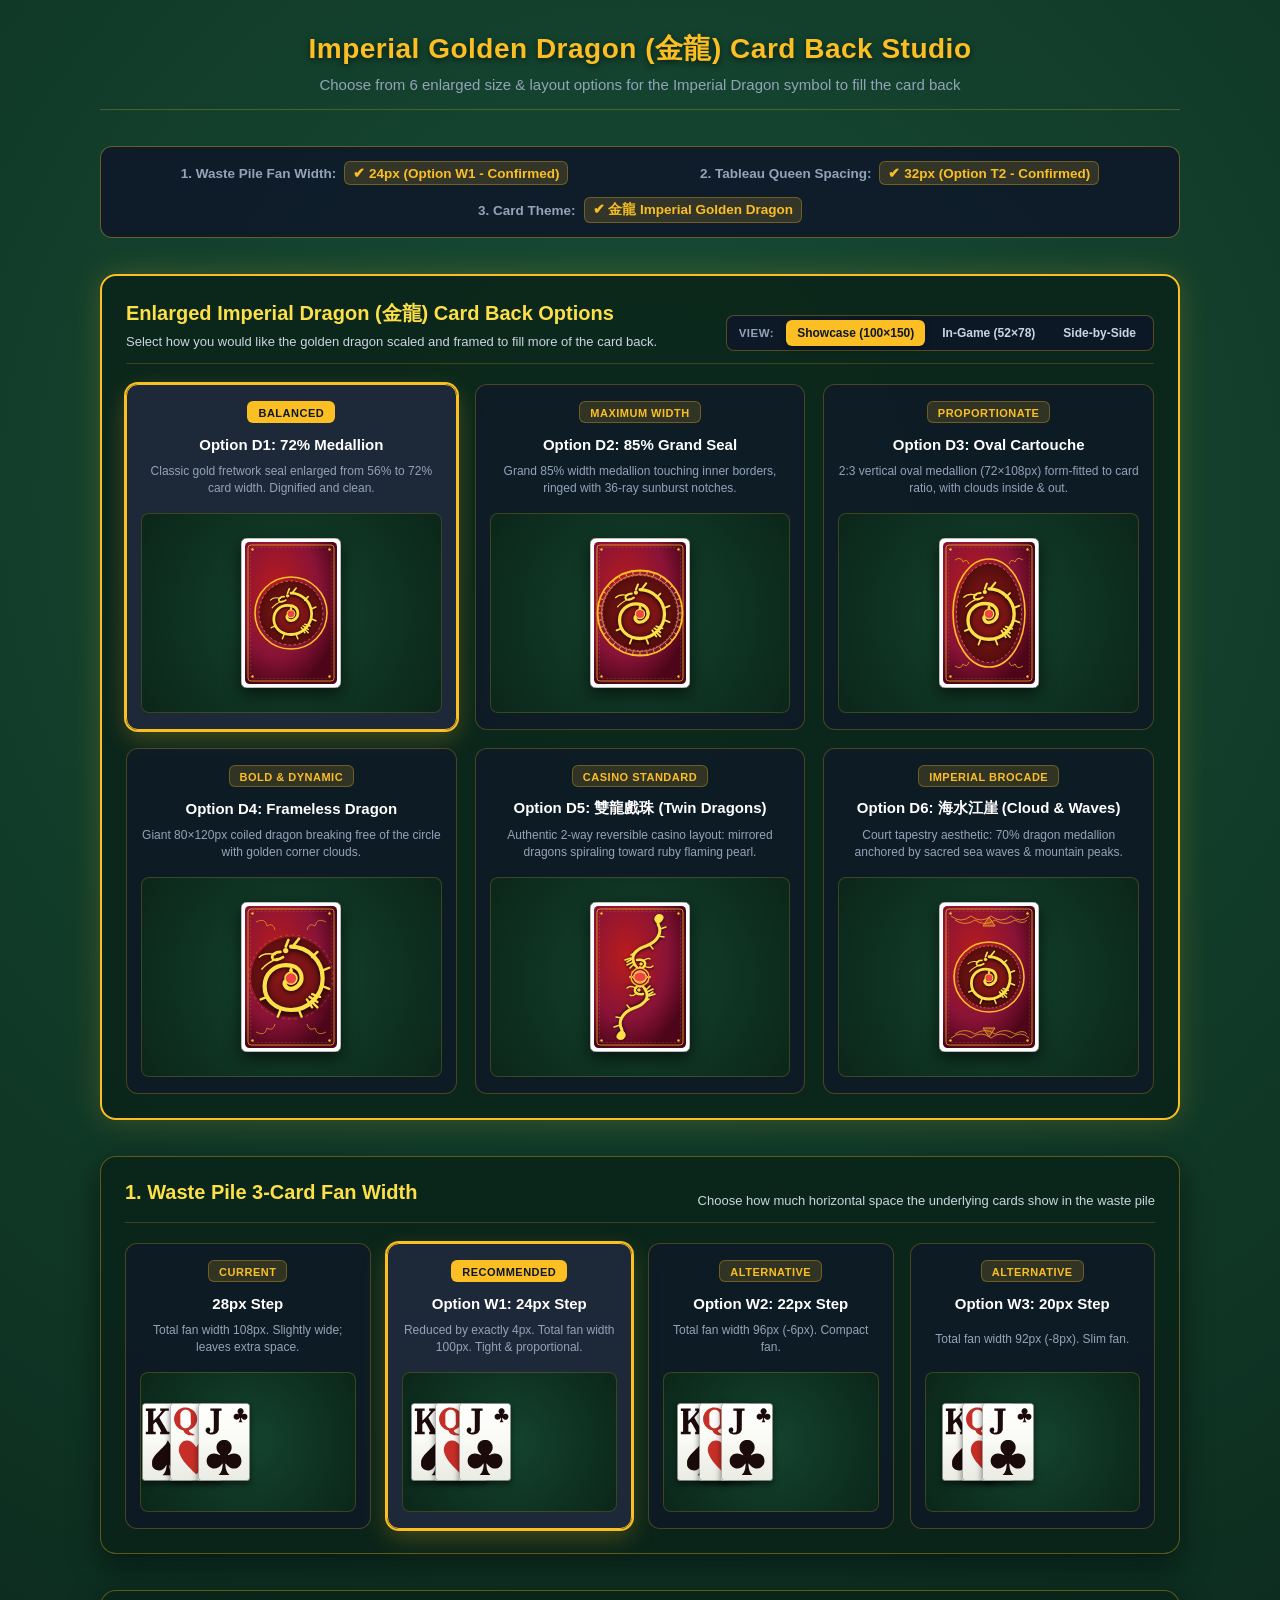
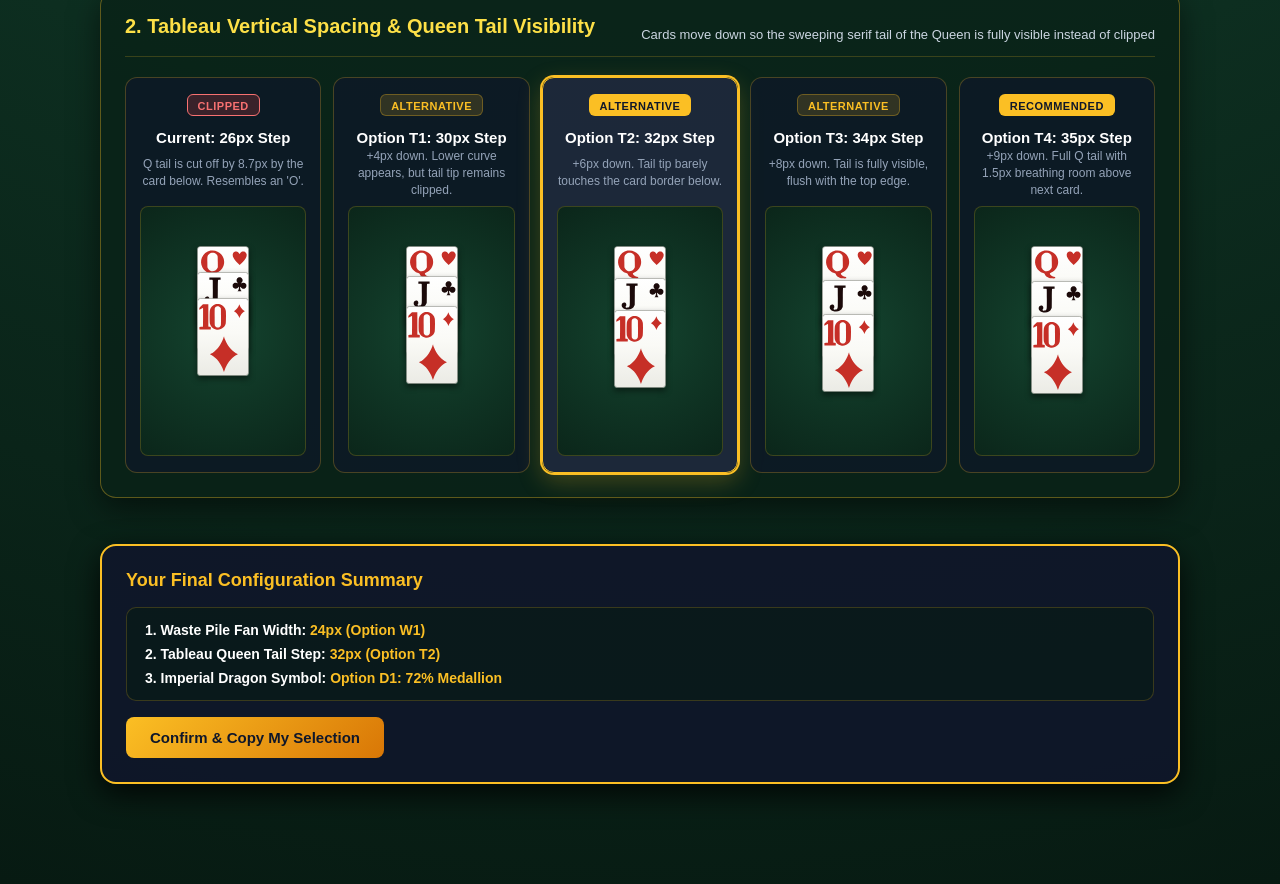
<file: options-preview.html>
<!DOCTYPE html>
<html lang="en">
<head>
  <meta charset="UTF-8">
  <meta name="viewport" content="width=device-width, initial-scale=1.0">
  <title>Imperial Golden Dragon (金龍) Card Back Studio</title>
  <style>
    html {
      overflow-x: hidden;
      overflow-y: scroll !important;
      height: auto !important;
      background-color: #071a12;
    }

    body {
      margin: 0;
      padding: 30px 20px 100px 20px;
      background: radial-gradient(circle at 50% 20%, #174d36 0%, #0d2e20 60%, #071a12 100%);
      color: #f1f5f9;
      font-family: -apple-system, BlinkMacSystemFont, "Segoe UI", Roboto, Helvetica, Arial, sans-serif;
      min-height: 100vh;
      height: auto !important;
      overflow-y: visible !important;
      box-sizing: border-box;
      display: flex;
      flex-direction: column;
      align-items: center;
    }

    .studio-container {
      max-width: 1080px;
      width: 100%;
      display: flex;
      flex-direction: column;
      gap: 36px;
      position: relative;
    }

    .studio-header {
      text-align: center;
      padding-bottom: 16px;
      border-bottom: 1px solid rgba(251, 191, 36, 0.25);
    }

    .studio-title {
      font-size: 28px;
      font-weight: 800;
      color: #fbbf24;
      margin: 0 0 8px 0;
      letter-spacing: 0.5px;
      text-shadow: 0 2px 6px rgba(0, 0, 0, 0.6);
    }

    .studio-subtitle {
      font-size: 15px;
      color: #94a3b8;
      margin: 0;
    }

    /* Decision Confirmation Ribbon */
    .decision-ribbon {
      background: rgba(15, 23, 42, 0.85);
      border: 1.5px solid rgba(251, 191, 36, 0.4);
      border-radius: 12px;
      padding: 14px 20px;
      display: flex;
      justify-content: space-around;
      align-items: center;
      flex-wrap: wrap;
      gap: 12px;
    }

    .decision-item {
      display: flex;
      align-items: center;
      gap: 8px;
      font-size: 13.5px;
    }

    .decision-label {
      color: #94a3b8;
      font-weight: 600;
    }

    .decision-val {
      color: #fbbf24;
      font-weight: 800;
      background: rgba(251, 191, 36, 0.15);
      padding: 3px 8px;
      border-radius: 6px;
      border: 1px solid rgba(251, 191, 36, 0.3);
    }

    .studio-section {
      background: rgba(10, 35, 24, 0.85);
      border: 1px solid rgba(251, 191, 36, 0.35);
      border-radius: 16px;
      padding: 24px;
      box-shadow: 0 10px 30px rgba(0, 0, 0, 0.5);
    }

    .studio-section.hero-section {
      border: 2px solid #fbbf24;
      box-shadow: 0 0 30px rgba(251, 191, 36, 0.2);
    }

    .section-title-bar {
      margin-bottom: 20px;
      border-bottom: 1px solid rgba(251, 191, 36, 0.2);
      padding-bottom: 12px;
      display: flex;
      justify-content: space-between;
      align-items: flex-end;
      flex-wrap: wrap;
      gap: 12px;
    }

    .section-title {
      font-size: 20px;
      font-weight: 800;
      color: #fde047;
      margin: 0 0 6px 0;
    }

    .section-hint {
      font-size: 13px;
      color: #cbd5e1;
      line-height: 1.4;
    }

    /* View Mode Switcher for Section 3 */
    .scale-toggle-group {
      display: flex;
      align-items: center;
      gap: 6px;
      background: rgba(15, 23, 42, 0.85);
      border: 1px solid rgba(251, 191, 36, 0.3);
      border-radius: 8px;
      padding: 4px 6px;
    }

    .scale-toggle-label {
      font-size: 11.5px;
      font-weight: 700;
      color: #94a3b8;
      padding: 0 6px;
      text-transform: uppercase;
      letter-spacing: 0.5px;
    }

    .scale-btn {
      background: transparent;
      border: 1px solid transparent;
      color: #cbd5e1;
      padding: 5px 10px;
      border-radius: 6px;
      font-size: 12px;
      font-weight: 700;
      cursor: pointer;
      transition: all 0.15s ease;
    }

    .scale-btn:hover {
      color: #fbbf24;
      background: rgba(251, 191, 36, 0.1);
    }

    .scale-btn.active {
      background: #fbbf24;
      color: #0f172a;
      box-shadow: 0 2px 6px rgba(0,0,0,0.4);
    }

    /* Grids */
    .options-grid {
      display: grid;
      gap: 16px;
    }

    .waste-grid {
      grid-template-columns: repeat(4, 1fr);
    }

    .tableau-grid {
      grid-template-columns: repeat(5, 1fr);
      gap: 12px;
    }

    .hk-grid {
      grid-template-columns: repeat(3, 1fr);
      gap: 18px;
    }

    @media (max-width: 900px) {
      .waste-grid { grid-template-columns: repeat(2, 1fr); }
      .tableau-grid { grid-template-columns: repeat(3, 1fr); }
      .hk-grid { grid-template-columns: repeat(2, 1fr); }
    }

    @media (max-width: 600px) {
      .waste-grid { grid-template-columns: 1fr; }
      .tableau-grid { grid-template-columns: repeat(2, 1fr); }
      .hk-grid { grid-template-columns: 1fr; }
    }

    .option-card {
      background: rgba(15, 23, 42, 0.7);
      border: 1.5px solid rgba(251, 191, 36, 0.25);
      border-radius: 12px;
      padding: 16px 14px;
      display: flex;
      flex-direction: column;
      align-items: center;
      cursor: pointer;
      transition: all 0.2s cubic-bezier(0.4, 0, 0.2, 1);
      position: relative;
      box-sizing: border-box;
      height: 100%;
    }

    .option-card:hover {
      border-color: rgba(251, 191, 36, 0.7);
      background: rgba(15, 23, 42, 0.9);
      transform: translateY(-2px);
      box-shadow: 0 8px 20px rgba(0, 0, 0, 0.4);
    }

    .option-card.selected {
      border-color: #fbbf24;
      background: rgba(30, 41, 59, 0.95);
      box-shadow: 0 0 0 2px #fbbf24, 0 8px 25px rgba(251, 191, 36, 0.25);
    }

    .option-badge {
      display: inline-block;
      padding: 4px 10px;
      border-radius: 6px;
      font-size: 11px;
      font-weight: 800;
      text-transform: uppercase;
      letter-spacing: 0.5px;
      margin-bottom: 10px;
      background: rgba(251, 191, 36, 0.15);
      color: #fbbf24;
      border: 1px solid rgba(251, 191, 36, 0.3);
      height: 22px;
      line-height: 14px;
      box-sizing: border-box;
    }

    .option-card.selected .option-badge {
      background: #fbbf24;
      color: #0f172a;
    }

    .option-title {
      font-size: 15px;
      font-weight: 800;
      color: #ffffff;
      margin-bottom: 6px;
      text-align: center;
      width: 100%;
      height: 22px;
      display: flex;
      align-items: center;
      justify-content: center;
    }

    .option-desc {
      font-size: 12px;
      color: #94a3b8;
      text-align: center;
      margin-bottom: 14px;
      line-height: 1.4;
      height: 38px;
      display: flex;
      flex-direction: column;
      justify-content: center;
      align-items: center;
      width: 100%;
      box-sizing: border-box;
    }

    .option-desc span {
      display: block;
      width: 100%;
      text-align: center;
    }

    .preview-box {
      width: 100%;
      height: 140px;
      display: flex;
      align-items: center;
      justify-content: center;
      background: radial-gradient(circle at center, #14442f 0%, #0b261a 100%);
      border: 1px solid rgba(251, 191, 36, 0.2);
      border-radius: 8px;
      position: relative;
      overflow: hidden;
      margin-top: auto;
      box-sizing: border-box;
    }

    .tall-preview-box {
      height: 250px;
    }

    .hk-preview-box {
      height: 200px;
      padding: 8px 4px;
    }

    /* Section 3 Card View Modes */
    .card-view-mode {
      display: none;
      width: 100%;
      height: 100%;
    }

    .view-mode-showcase .view-showcase {
      display: flex;
      align-items: center;
      justify-content: center;
    }

    .view-mode-ingame .view-ingame {
      display: flex;
      align-items: center;
      justify-content: center;
    }

    .view-mode-dual .view-dual {
      display: flex;
      align-items: flex-end;
      justify-content: center;
      gap: 22px;
      padding-bottom: 8px;
      box-sizing: border-box;
    }

    .card-display-100 {
      width: 100px;
      height: 150px;
      border-radius: 6px;
      box-shadow: 0 6px 16px rgba(0,0,0,0.6);
      display: flex;
      align-items: center;
      justify-content: center;
      flex-shrink: 0;
    }

    .card-display-52 {
      width: 52px;
      height: 78px;
      border-radius: 3.2px;
      box-shadow: 0 4px 10px rgba(0,0,0,0.6);
      display: flex;
      align-items: center;
      justify-content: center;
      flex-shrink: 0;
    }

    .dual-col {
      display: flex;
      flex-direction: column;
      align-items: center;
      justify-content: flex-end;
    }

    .dual-label {
      font-size: 11px;
      color: #94a3b8;
      font-weight: 700;
      text-transform: uppercase;
      letter-spacing: 0.5px;
      margin-top: 8px;
      line-height: 1;
    }

    /* Summary Bar */
    .summary-section {
      background: rgba(15, 23, 42, 0.95);
      border: 2px solid #fbbf24;
      border-radius: 16px;
      padding: 24px;
      box-shadow: 0 10px 30px rgba(0, 0, 0, 0.8);
      display: flex;
      flex-direction: column;
      gap: 16px;
      box-sizing: border-box;
      margin-top: 10px;
    }

    .summary-heading {
      font-size: 18px;
      font-weight: 800;
      color: #fbbf24;
      margin: 0;
    }

    .summary-rows {
      display: flex;
      flex-direction: column;
      gap: 8px;
      background: rgba(8, 28, 19, 0.6);
      border: 1px solid rgba(251, 191, 36, 0.2);
      border-radius: 10px;
      padding: 14px 18px;
    }

    .summary-row {
      font-size: 14px;
      color: #cbd5e1;
    }

    .summary-row strong {
      color: #ffffff;
    }

    .summary-row span {
      color: #fbbf24;
      font-weight: 700;
    }

    .apply-btn {
      align-self: flex-start;
      background: linear-gradient(135deg, #fbbf24 0%, #d97706 100%);
      color: #0f172a;
      border: none;
      border-radius: 8px;
      padding: 12px 24px;
      font-size: 15px;
      font-weight: 800;
      cursor: pointer;
      transition: all 0.2s ease;
    }

    .apply-btn:hover {
      filter: brightness(1.1);
      transform: translateY(-1px);
    }
  </style>
</head>
<body class="view-mode-showcase">

  <!-- Permanent Global SVG Defs so gradients never fail regardless of active mode -->
  <svg width="0" height="0" style="position: absolute; pointer-events: none;" xmlns="http://www.w3.org/2000/svg">
    <defs>
      <radialGradient id="hk_global_bg" cx="35%" cy="35%" r="70%">
        <stop offset="0%" stop-color="#b91c1c"/>
        <stop offset="65%" stop-color="#881337"/>
        <stop offset="100%" stop-color="#4c0519"/>
      </radialGradient>
      <radialGradient id="hk_global_seal" cx="50%" cy="50%" r="60%">
        <stop offset="0%" stop-color="#991b1b"/>
        <stop offset="100%" stop-color="#450a0a"/>
      </radialGradient>
    </defs>
  </svg>

  <div class="studio-container">
    <!-- Header -->
    <header class="studio-header">
      <h1 class="studio-title">Imperial Golden Dragon (金龍) Card Back Studio</h1>
      <p class="studio-subtitle">Choose from 6 enlarged size & layout options for the Imperial Dragon symbol to fill the card back</p>
    </header>

    <!-- Confirmed Alignment Decisions Ribbon -->
    <div class="decision-ribbon">
      <div class="decision-item">
        <span class="decision-label">1. Waste Pile Fan Width:</span>
        <span class="decision-val">&#x2714; 24px (Option W1 - Confirmed)</span>
      </div>
      <div class="decision-item">
        <span class="decision-label">2. Tableau Queen Spacing:</span>
        <span class="decision-val">&#x2714; 32px (Option T2 - Confirmed)</span>
      </div>
      <div class="decision-item">
        <span class="decision-label">3. Card Theme:</span>
        <span class="decision-val">&#x2714; 金龍 Imperial Golden Dragon</span>
      </div>
    </div>

    <!-- SECTION 3 (NOW HERO): 6 BIGGER IMPERIAL DRAGON OPTIONS -->
    <section class="studio-section hero-section">
      <div class="section-title-bar">
        <div>
          <h2 class="section-title">Enlarged Imperial Dragon (金龍) Card Back Options</h2>
          <div class="section-hint">Select how you would like the golden dragon scaled and framed to fill more of the card back.</div>
        </div>
        <div class="scale-toggle-group">
          <span class="scale-toggle-label">View:</span>
          <button class="scale-btn active" data-mode="showcase">Showcase (100×150)</button>
          <button class="scale-btn" data-mode="ingame">In-Game (52×78)</button>
          <button class="scale-btn" data-mode="dual">Side-by-Side</button>
        </div>
      </div>

      <div class="options-grid hk-grid" id="dragon-options-grid">
        
        <div class="option-card selected" data-group="dragon" data-val="d1">
          <span class="option-badge" style="background:#fbbf24; color:#0f172a;">Balanced</span>
          <div class="option-title">Option D1: 72% Medallion</div>
          <div class="option-desc"><span>Classic gold fretwork seal enlarged from 56% to 72% card width. Dignified and clean.</span></div>
          <div class="preview-box hk-preview-box">
            <!-- Showcase mode (single 100x150) -->
            <div class="card-view-mode view-showcase">
              <div class="card-display-100"><svg viewBox="0 0 100 150" width="100%" height="100%" xmlns="http://www.w3.org/2000/svg">
      
      <rect x="0" y="0" width="100" height="150" rx="6" fill="#ffffff" stroke="#7a7c76" stroke-width="1"/>
      <rect x="4" y="4" width="92" height="142" rx="4.5" fill="url(#hk_global_bg)"/>
      <rect x="7" y="7" width="86" height="136" rx="3" fill="none" stroke="rgba(251, 191, 36, 0.8)" stroke-width="0.9"/>
      <rect x="9.5" y="9.5" width="81" height="131" rx="2" fill="none" stroke="rgba(251, 191, 36, 0.35)" stroke-width="0.5" stroke-dasharray="2,2"/>
      <circle cx="11.5" cy="11.5" r="1.2" fill="#fbbf24"/>
      <circle cx="88.5" cy="11.5" r="1.2" fill="#fbbf24"/>
      <circle cx="11.5" cy="138.5" r="1.2" fill="#fbbf24"/>
      <circle cx="88.5" cy="138.5" r="1.2" fill="#fbbf24"/>
    
      <circle cx="50" cy="75" r="36" fill="none" stroke="#fbbf24" stroke-width="1.6"/>
      <circle cx="50" cy="75" r="32" fill="url(#hk_global_seal)" stroke="rgba(254, 240, 138, 0.5)" stroke-width="0.8" stroke-dasharray="2.5,2.5"/>
      
      <g transform="translate(50, 75) scale(0.86) translate(-34, -31)" fill="none" stroke="#fde047" stroke-linecap="round" stroke-linejoin="round" style="filter: drop-shadow(0 1.5px 2px rgba(0,0,0,0.85));">
        <!-- Main Serpentine Coiled Body -->
        <path d="M 34,8 C 47,8 58,19 58,32 C 58,46 46,56 34,56 C 22,56 14,48 14,38 C 14,28 22,22 30,22 C 38,22 42,26 42,32 C 42,36 38,40 34,40 C 30,40 28,36 30,34" stroke-width="3.2"/>
        <!-- Dorsal Spines & Flame Fins -->
        <path d="M 50,16 L 54,12 M 58,26 L 63,24 M 58,38 L 63,40 M 50,50 L 54,54 M 40,56 L 42,61 M 26,56 L 24,61 M 16,46 L 11,48" stroke-width="1.8"/>
        <!-- Dragon Antlers / Horns -->
        <path d="M 30,8 L 32,3 M 36,7 L 40,2" stroke-width="2"/>
        <!-- Eye -->
        <circle cx="30" cy="11" r="1.5" fill="#fde047"/>
        <!-- Dragon Snout & Whiskers -->
        <path d="M 26,12 C 22,12 19,14 20,17 C 21,19 25,18 28,16" stroke-width="2"/>
        <path d="M 22,14 Q 14,12 10,16 M 24,17 Q 16,20 12,25" stroke-width="1.2"/>
        <!-- Claws & Talons -->
        <path d="M 48,46 L 54,50 M 50,44 L 56,46 M 46,48 L 50,54" stroke-width="1.8"/>
        <!-- Flaming Pearl in Center -->
        <circle cx="34" cy="32" r="4.5" fill="#ef4444" stroke="#fde047" stroke-width="1.2"/>
        <!-- Pearl Flame Tongue -->
        <path d="M 34,24 Q 32,27 34,27.5 Q 36,27 34,24" fill="#fde047"/>
      </g>
    
    </svg></div>
            </div>
            <!-- In-game mode (single 52x78) -->
            <div class="card-view-mode view-ingame">
              <div class="card-display-52"><svg viewBox="0 0 100 150" width="100%" height="100%" xmlns="http://www.w3.org/2000/svg">
      
      <rect x="0" y="0" width="100" height="150" rx="6" fill="#ffffff" stroke="#7a7c76" stroke-width="1"/>
      <rect x="4" y="4" width="92" height="142" rx="4.5" fill="url(#hk_global_bg)"/>
      <rect x="7" y="7" width="86" height="136" rx="3" fill="none" stroke="rgba(251, 191, 36, 0.8)" stroke-width="0.9"/>
      <rect x="9.5" y="9.5" width="81" height="131" rx="2" fill="none" stroke="rgba(251, 191, 36, 0.35)" stroke-width="0.5" stroke-dasharray="2,2"/>
      <circle cx="11.5" cy="11.5" r="1.2" fill="#fbbf24"/>
      <circle cx="88.5" cy="11.5" r="1.2" fill="#fbbf24"/>
      <circle cx="11.5" cy="138.5" r="1.2" fill="#fbbf24"/>
      <circle cx="88.5" cy="138.5" r="1.2" fill="#fbbf24"/>
    
      <circle cx="50" cy="75" r="36" fill="none" stroke="#fbbf24" stroke-width="1.6"/>
      <circle cx="50" cy="75" r="32" fill="url(#hk_global_seal)" stroke="rgba(254, 240, 138, 0.5)" stroke-width="0.8" stroke-dasharray="2.5,2.5"/>
      
      <g transform="translate(50, 75) scale(0.86) translate(-34, -31)" fill="none" stroke="#fde047" stroke-linecap="round" stroke-linejoin="round" style="filter: drop-shadow(0 1.5px 2px rgba(0,0,0,0.85));">
        <!-- Main Serpentine Coiled Body -->
        <path d="M 34,8 C 47,8 58,19 58,32 C 58,46 46,56 34,56 C 22,56 14,48 14,38 C 14,28 22,22 30,22 C 38,22 42,26 42,32 C 42,36 38,40 34,40 C 30,40 28,36 30,34" stroke-width="3.2"/>
        <!-- Dorsal Spines & Flame Fins -->
        <path d="M 50,16 L 54,12 M 58,26 L 63,24 M 58,38 L 63,40 M 50,50 L 54,54 M 40,56 L 42,61 M 26,56 L 24,61 M 16,46 L 11,48" stroke-width="1.8"/>
        <!-- Dragon Antlers / Horns -->
        <path d="M 30,8 L 32,3 M 36,7 L 40,2" stroke-width="2"/>
        <!-- Eye -->
        <circle cx="30" cy="11" r="1.5" fill="#fde047"/>
        <!-- Dragon Snout & Whiskers -->
        <path d="M 26,12 C 22,12 19,14 20,17 C 21,19 25,18 28,16" stroke-width="2"/>
        <path d="M 22,14 Q 14,12 10,16 M 24,17 Q 16,20 12,25" stroke-width="1.2"/>
        <!-- Claws & Talons -->
        <path d="M 48,46 L 54,50 M 50,44 L 56,46 M 46,48 L 50,54" stroke-width="1.8"/>
        <!-- Flaming Pearl in Center -->
        <circle cx="34" cy="32" r="4.5" fill="#ef4444" stroke="#fde047" stroke-width="1.2"/>
        <!-- Pearl Flame Tongue -->
        <path d="M 34,24 Q 32,27 34,27.5 Q 36,27 34,24" fill="#fde047"/>
      </g>
    
    </svg></div>
            </div>
            <!-- Dual mode (side-by-side bottom-aligned) -->
            <div class="card-view-mode view-dual">
              <div class="dual-col">
                <div class="card-display-100"><svg viewBox="0 0 100 150" width="100%" height="100%" xmlns="http://www.w3.org/2000/svg">
      
      <rect x="0" y="0" width="100" height="150" rx="6" fill="#ffffff" stroke="#7a7c76" stroke-width="1"/>
      <rect x="4" y="4" width="92" height="142" rx="4.5" fill="url(#hk_global_bg)"/>
      <rect x="7" y="7" width="86" height="136" rx="3" fill="none" stroke="rgba(251, 191, 36, 0.8)" stroke-width="0.9"/>
      <rect x="9.5" y="9.5" width="81" height="131" rx="2" fill="none" stroke="rgba(251, 191, 36, 0.35)" stroke-width="0.5" stroke-dasharray="2,2"/>
      <circle cx="11.5" cy="11.5" r="1.2" fill="#fbbf24"/>
      <circle cx="88.5" cy="11.5" r="1.2" fill="#fbbf24"/>
      <circle cx="11.5" cy="138.5" r="1.2" fill="#fbbf24"/>
      <circle cx="88.5" cy="138.5" r="1.2" fill="#fbbf24"/>
    
      <circle cx="50" cy="75" r="36" fill="none" stroke="#fbbf24" stroke-width="1.6"/>
      <circle cx="50" cy="75" r="32" fill="url(#hk_global_seal)" stroke="rgba(254, 240, 138, 0.5)" stroke-width="0.8" stroke-dasharray="2.5,2.5"/>
      
      <g transform="translate(50, 75) scale(0.86) translate(-34, -31)" fill="none" stroke="#fde047" stroke-linecap="round" stroke-linejoin="round" style="filter: drop-shadow(0 1.5px 2px rgba(0,0,0,0.85));">
        <!-- Main Serpentine Coiled Body -->
        <path d="M 34,8 C 47,8 58,19 58,32 C 58,46 46,56 34,56 C 22,56 14,48 14,38 C 14,28 22,22 30,22 C 38,22 42,26 42,32 C 42,36 38,40 34,40 C 30,40 28,36 30,34" stroke-width="3.2"/>
        <!-- Dorsal Spines & Flame Fins -->
        <path d="M 50,16 L 54,12 M 58,26 L 63,24 M 58,38 L 63,40 M 50,50 L 54,54 M 40,56 L 42,61 M 26,56 L 24,61 M 16,46 L 11,48" stroke-width="1.8"/>
        <!-- Dragon Antlers / Horns -->
        <path d="M 30,8 L 32,3 M 36,7 L 40,2" stroke-width="2"/>
        <!-- Eye -->
        <circle cx="30" cy="11" r="1.5" fill="#fde047"/>
        <!-- Dragon Snout & Whiskers -->
        <path d="M 26,12 C 22,12 19,14 20,17 C 21,19 25,18 28,16" stroke-width="2"/>
        <path d="M 22,14 Q 14,12 10,16 M 24,17 Q 16,20 12,25" stroke-width="1.2"/>
        <!-- Claws & Talons -->
        <path d="M 48,46 L 54,50 M 50,44 L 56,46 M 46,48 L 50,54" stroke-width="1.8"/>
        <!-- Flaming Pearl in Center -->
        <circle cx="34" cy="32" r="4.5" fill="#ef4444" stroke="#fde047" stroke-width="1.2"/>
        <!-- Pearl Flame Tongue -->
        <path d="M 34,24 Q 32,27 34,27.5 Q 36,27 34,24" fill="#fde047"/>
      </g>
    
    </svg></div>
                <span class="dual-label">Showcase</span>
              </div>
              <div class="dual-col">
                <div class="card-display-52"><svg viewBox="0 0 100 150" width="100%" height="100%" xmlns="http://www.w3.org/2000/svg">
      
      <rect x="0" y="0" width="100" height="150" rx="6" fill="#ffffff" stroke="#7a7c76" stroke-width="1"/>
      <rect x="4" y="4" width="92" height="142" rx="4.5" fill="url(#hk_global_bg)"/>
      <rect x="7" y="7" width="86" height="136" rx="3" fill="none" stroke="rgba(251, 191, 36, 0.8)" stroke-width="0.9"/>
      <rect x="9.5" y="9.5" width="81" height="131" rx="2" fill="none" stroke="rgba(251, 191, 36, 0.35)" stroke-width="0.5" stroke-dasharray="2,2"/>
      <circle cx="11.5" cy="11.5" r="1.2" fill="#fbbf24"/>
      <circle cx="88.5" cy="11.5" r="1.2" fill="#fbbf24"/>
      <circle cx="11.5" cy="138.5" r="1.2" fill="#fbbf24"/>
      <circle cx="88.5" cy="138.5" r="1.2" fill="#fbbf24"/>
    
      <circle cx="50" cy="75" r="36" fill="none" stroke="#fbbf24" stroke-width="1.6"/>
      <circle cx="50" cy="75" r="32" fill="url(#hk_global_seal)" stroke="rgba(254, 240, 138, 0.5)" stroke-width="0.8" stroke-dasharray="2.5,2.5"/>
      
      <g transform="translate(50, 75) scale(0.86) translate(-34, -31)" fill="none" stroke="#fde047" stroke-linecap="round" stroke-linejoin="round" style="filter: drop-shadow(0 1.5px 2px rgba(0,0,0,0.85));">
        <!-- Main Serpentine Coiled Body -->
        <path d="M 34,8 C 47,8 58,19 58,32 C 58,46 46,56 34,56 C 22,56 14,48 14,38 C 14,28 22,22 30,22 C 38,22 42,26 42,32 C 42,36 38,40 34,40 C 30,40 28,36 30,34" stroke-width="3.2"/>
        <!-- Dorsal Spines & Flame Fins -->
        <path d="M 50,16 L 54,12 M 58,26 L 63,24 M 58,38 L 63,40 M 50,50 L 54,54 M 40,56 L 42,61 M 26,56 L 24,61 M 16,46 L 11,48" stroke-width="1.8"/>
        <!-- Dragon Antlers / Horns -->
        <path d="M 30,8 L 32,3 M 36,7 L 40,2" stroke-width="2"/>
        <!-- Eye -->
        <circle cx="30" cy="11" r="1.5" fill="#fde047"/>
        <!-- Dragon Snout & Whiskers -->
        <path d="M 26,12 C 22,12 19,14 20,17 C 21,19 25,18 28,16" stroke-width="2"/>
        <path d="M 22,14 Q 14,12 10,16 M 24,17 Q 16,20 12,25" stroke-width="1.2"/>
        <!-- Claws & Talons -->
        <path d="M 48,46 L 54,50 M 50,44 L 56,46 M 46,48 L 50,54" stroke-width="1.8"/>
        <!-- Flaming Pearl in Center -->
        <circle cx="34" cy="32" r="4.5" fill="#ef4444" stroke="#fde047" stroke-width="1.2"/>
        <!-- Pearl Flame Tongue -->
        <path d="M 34,24 Q 32,27 34,27.5 Q 36,27 34,24" fill="#fde047"/>
      </g>
    
    </svg></div>
                <span class="dual-label">In-Game</span>
              </div>
            </div>
          </div>
        </div>
        <div class="option-card" data-group="dragon" data-val="d2">
          <span class="option-badge">Maximum Width</span>
          <div class="option-title">Option D2: 85% Grand Seal</div>
          <div class="option-desc"><span>Grand 85% width medallion touching inner borders, ringed with 36-ray sunburst notches.</span></div>
          <div class="preview-box hk-preview-box">
            <!-- Showcase mode (single 100x150) -->
            <div class="card-view-mode view-showcase">
              <div class="card-display-100"><svg viewBox="0 0 100 150" width="100%" height="100%" xmlns="http://www.w3.org/2000/svg">
      
      <rect x="0" y="0" width="100" height="150" rx="6" fill="#ffffff" stroke="#7a7c76" stroke-width="1"/>
      <rect x="4" y="4" width="92" height="142" rx="4.5" fill="url(#hk_global_bg)"/>
      <rect x="7" y="7" width="86" height="136" rx="3" fill="none" stroke="rgba(251, 191, 36, 0.8)" stroke-width="0.9"/>
      <rect x="9.5" y="9.5" width="81" height="131" rx="2" fill="none" stroke="rgba(251, 191, 36, 0.35)" stroke-width="0.5" stroke-dasharray="2,2"/>
      <circle cx="11.5" cy="11.5" r="1.2" fill="#fbbf24"/>
      <circle cx="88.5" cy="11.5" r="1.2" fill="#fbbf24"/>
      <circle cx="11.5" cy="138.5" r="1.2" fill="#fbbf24"/>
      <circle cx="88.5" cy="138.5" r="1.2" fill="#fbbf24"/>
    
      <circle cx="50" cy="75" r="42.5" fill="none" stroke="#fbbf24" stroke-width="1.8"/>
      <line x1="89.00" y1="75.00" x2="92.50" y2="75.00" stroke="#fbbf24" stroke-width="0.9"/><line x1="88.41" y1="81.77" x2="91.85" y2="82.38" stroke="#fbbf24" stroke-width="0.9"/><line x1="86.65" y1="88.34" x2="89.94" y2="89.54" stroke="#fbbf24" stroke-width="0.9"/><line x1="83.77" y1="94.50" x2="86.81" y2="96.25" stroke="#fbbf24" stroke-width="0.9"/><line x1="79.88" y1="100.07" x2="82.56" y2="102.32" stroke="#fbbf24" stroke-width="0.9"/><line x1="75.07" y1="104.88" x2="77.32" y2="107.56" stroke="#fbbf24" stroke-width="0.9"/><line x1="69.50" y1="108.77" x2="71.25" y2="111.81" stroke="#fbbf24" stroke-width="0.9"/><line x1="63.34" y1="111.65" x2="64.54" y2="114.94" stroke="#fbbf24" stroke-width="0.9"/><line x1="56.77" y1="113.41" x2="57.38" y2="116.85" stroke="#fbbf24" stroke-width="0.9"/><line x1="50.00" y1="114.00" x2="50.00" y2="117.50" stroke="#fbbf24" stroke-width="0.9"/><line x1="43.23" y1="113.41" x2="42.62" y2="116.85" stroke="#fbbf24" stroke-width="0.9"/><line x1="36.66" y1="111.65" x2="35.46" y2="114.94" stroke="#fbbf24" stroke-width="0.9"/><line x1="30.50" y1="108.77" x2="28.75" y2="111.81" stroke="#fbbf24" stroke-width="0.9"/><line x1="24.93" y1="104.88" x2="22.68" y2="107.56" stroke="#fbbf24" stroke-width="0.9"/><line x1="20.12" y1="100.07" x2="17.44" y2="102.32" stroke="#fbbf24" stroke-width="0.9"/><line x1="16.23" y1="94.50" x2="13.19" y2="96.25" stroke="#fbbf24" stroke-width="0.9"/><line x1="13.35" y1="88.34" x2="10.06" y2="89.54" stroke="#fbbf24" stroke-width="0.9"/><line x1="11.59" y1="81.77" x2="8.15" y2="82.38" stroke="#fbbf24" stroke-width="0.9"/><line x1="11.00" y1="75.00" x2="7.50" y2="75.00" stroke="#fbbf24" stroke-width="0.9"/><line x1="11.59" y1="68.23" x2="8.15" y2="67.62" stroke="#fbbf24" stroke-width="0.9"/><line x1="13.35" y1="61.66" x2="10.06" y2="60.46" stroke="#fbbf24" stroke-width="0.9"/><line x1="16.23" y1="55.50" x2="13.19" y2="53.75" stroke="#fbbf24" stroke-width="0.9"/><line x1="20.12" y1="49.93" x2="17.44" y2="47.68" stroke="#fbbf24" stroke-width="0.9"/><line x1="24.93" y1="45.12" x2="22.68" y2="42.44" stroke="#fbbf24" stroke-width="0.9"/><line x1="30.50" y1="41.23" x2="28.75" y2="38.19" stroke="#fbbf24" stroke-width="0.9"/><line x1="36.66" y1="38.35" x2="35.46" y2="35.06" stroke="#fbbf24" stroke-width="0.9"/><line x1="43.23" y1="36.59" x2="42.62" y2="33.15" stroke="#fbbf24" stroke-width="0.9"/><line x1="50.00" y1="36.00" x2="50.00" y2="32.50" stroke="#fbbf24" stroke-width="0.9"/><line x1="56.77" y1="36.59" x2="57.38" y2="33.15" stroke="#fbbf24" stroke-width="0.9"/><line x1="63.34" y1="38.35" x2="64.54" y2="35.06" stroke="#fbbf24" stroke-width="0.9"/><line x1="69.50" y1="41.23" x2="71.25" y2="38.19" stroke="#fbbf24" stroke-width="0.9"/><line x1="75.07" y1="45.12" x2="77.32" y2="42.44" stroke="#fbbf24" stroke-width="0.9"/><line x1="79.88" y1="49.93" x2="82.56" y2="47.68" stroke="#fbbf24" stroke-width="0.9"/><line x1="83.77" y1="55.50" x2="86.81" y2="53.75" stroke="#fbbf24" stroke-width="0.9"/><line x1="86.65" y1="61.66" x2="89.94" y2="60.46" stroke="#fbbf24" stroke-width="0.9"/><line x1="88.41" y1="68.23" x2="91.85" y2="67.62" stroke="#fbbf24" stroke-width="0.9"/>
      <circle cx="50" cy="75" r="38.5" fill="none" stroke="rgba(254, 240, 138, 0.6)" stroke-width="0.8"/>
      <circle cx="50" cy="75" r="37.5" fill="url(#hk_global_seal)" stroke="rgba(254, 240, 138, 0.5)" stroke-width="0.8" stroke-dasharray="2,2"/>
      
      <g transform="translate(50, 75) scale(1.02) translate(-34, -31)" fill="none" stroke="#fde047" stroke-linecap="round" stroke-linejoin="round" style="filter: drop-shadow(0 1.5px 2px rgba(0,0,0,0.85));">
        <!-- Main Serpentine Coiled Body -->
        <path d="M 34,8 C 47,8 58,19 58,32 C 58,46 46,56 34,56 C 22,56 14,48 14,38 C 14,28 22,22 30,22 C 38,22 42,26 42,32 C 42,36 38,40 34,40 C 30,40 28,36 30,34" stroke-width="3.2"/>
        <!-- Dorsal Spines & Flame Fins -->
        <path d="M 50,16 L 54,12 M 58,26 L 63,24 M 58,38 L 63,40 M 50,50 L 54,54 M 40,56 L 42,61 M 26,56 L 24,61 M 16,46 L 11,48" stroke-width="1.8"/>
        <!-- Dragon Antlers / Horns -->
        <path d="M 30,8 L 32,3 M 36,7 L 40,2" stroke-width="2"/>
        <!-- Eye -->
        <circle cx="30" cy="11" r="1.5" fill="#fde047"/>
        <!-- Dragon Snout & Whiskers -->
        <path d="M 26,12 C 22,12 19,14 20,17 C 21,19 25,18 28,16" stroke-width="2"/>
        <path d="M 22,14 Q 14,12 10,16 M 24,17 Q 16,20 12,25" stroke-width="1.2"/>
        <!-- Claws & Talons -->
        <path d="M 48,46 L 54,50 M 50,44 L 56,46 M 46,48 L 50,54" stroke-width="1.8"/>
        <!-- Flaming Pearl in Center -->
        <circle cx="34" cy="32" r="4.5" fill="#ef4444" stroke="#fde047" stroke-width="1.2"/>
        <!-- Pearl Flame Tongue -->
        <path d="M 34,24 Q 32,27 34,27.5 Q 36,27 34,24" fill="#fde047"/>
      </g>
    
    </svg></div>
            </div>
            <!-- In-game mode (single 52x78) -->
            <div class="card-view-mode view-ingame">
              <div class="card-display-52"><svg viewBox="0 0 100 150" width="100%" height="100%" xmlns="http://www.w3.org/2000/svg">
      
      <rect x="0" y="0" width="100" height="150" rx="6" fill="#ffffff" stroke="#7a7c76" stroke-width="1"/>
      <rect x="4" y="4" width="92" height="142" rx="4.5" fill="url(#hk_global_bg)"/>
      <rect x="7" y="7" width="86" height="136" rx="3" fill="none" stroke="rgba(251, 191, 36, 0.8)" stroke-width="0.9"/>
      <rect x="9.5" y="9.5" width="81" height="131" rx="2" fill="none" stroke="rgba(251, 191, 36, 0.35)" stroke-width="0.5" stroke-dasharray="2,2"/>
      <circle cx="11.5" cy="11.5" r="1.2" fill="#fbbf24"/>
      <circle cx="88.5" cy="11.5" r="1.2" fill="#fbbf24"/>
      <circle cx="11.5" cy="138.5" r="1.2" fill="#fbbf24"/>
      <circle cx="88.5" cy="138.5" r="1.2" fill="#fbbf24"/>
    
      <circle cx="50" cy="75" r="42.5" fill="none" stroke="#fbbf24" stroke-width="1.8"/>
      <line x1="89.00" y1="75.00" x2="92.50" y2="75.00" stroke="#fbbf24" stroke-width="0.9"/><line x1="88.41" y1="81.77" x2="91.85" y2="82.38" stroke="#fbbf24" stroke-width="0.9"/><line x1="86.65" y1="88.34" x2="89.94" y2="89.54" stroke="#fbbf24" stroke-width="0.9"/><line x1="83.77" y1="94.50" x2="86.81" y2="96.25" stroke="#fbbf24" stroke-width="0.9"/><line x1="79.88" y1="100.07" x2="82.56" y2="102.32" stroke="#fbbf24" stroke-width="0.9"/><line x1="75.07" y1="104.88" x2="77.32" y2="107.56" stroke="#fbbf24" stroke-width="0.9"/><line x1="69.50" y1="108.77" x2="71.25" y2="111.81" stroke="#fbbf24" stroke-width="0.9"/><line x1="63.34" y1="111.65" x2="64.54" y2="114.94" stroke="#fbbf24" stroke-width="0.9"/><line x1="56.77" y1="113.41" x2="57.38" y2="116.85" stroke="#fbbf24" stroke-width="0.9"/><line x1="50.00" y1="114.00" x2="50.00" y2="117.50" stroke="#fbbf24" stroke-width="0.9"/><line x1="43.23" y1="113.41" x2="42.62" y2="116.85" stroke="#fbbf24" stroke-width="0.9"/><line x1="36.66" y1="111.65" x2="35.46" y2="114.94" stroke="#fbbf24" stroke-width="0.9"/><line x1="30.50" y1="108.77" x2="28.75" y2="111.81" stroke="#fbbf24" stroke-width="0.9"/><line x1="24.93" y1="104.88" x2="22.68" y2="107.56" stroke="#fbbf24" stroke-width="0.9"/><line x1="20.12" y1="100.07" x2="17.44" y2="102.32" stroke="#fbbf24" stroke-width="0.9"/><line x1="16.23" y1="94.50" x2="13.19" y2="96.25" stroke="#fbbf24" stroke-width="0.9"/><line x1="13.35" y1="88.34" x2="10.06" y2="89.54" stroke="#fbbf24" stroke-width="0.9"/><line x1="11.59" y1="81.77" x2="8.15" y2="82.38" stroke="#fbbf24" stroke-width="0.9"/><line x1="11.00" y1="75.00" x2="7.50" y2="75.00" stroke="#fbbf24" stroke-width="0.9"/><line x1="11.59" y1="68.23" x2="8.15" y2="67.62" stroke="#fbbf24" stroke-width="0.9"/><line x1="13.35" y1="61.66" x2="10.06" y2="60.46" stroke="#fbbf24" stroke-width="0.9"/><line x1="16.23" y1="55.50" x2="13.19" y2="53.75" stroke="#fbbf24" stroke-width="0.9"/><line x1="20.12" y1="49.93" x2="17.44" y2="47.68" stroke="#fbbf24" stroke-width="0.9"/><line x1="24.93" y1="45.12" x2="22.68" y2="42.44" stroke="#fbbf24" stroke-width="0.9"/><line x1="30.50" y1="41.23" x2="28.75" y2="38.19" stroke="#fbbf24" stroke-width="0.9"/><line x1="36.66" y1="38.35" x2="35.46" y2="35.06" stroke="#fbbf24" stroke-width="0.9"/><line x1="43.23" y1="36.59" x2="42.62" y2="33.15" stroke="#fbbf24" stroke-width="0.9"/><line x1="50.00" y1="36.00" x2="50.00" y2="32.50" stroke="#fbbf24" stroke-width="0.9"/><line x1="56.77" y1="36.59" x2="57.38" y2="33.15" stroke="#fbbf24" stroke-width="0.9"/><line x1="63.34" y1="38.35" x2="64.54" y2="35.06" stroke="#fbbf24" stroke-width="0.9"/><line x1="69.50" y1="41.23" x2="71.25" y2="38.19" stroke="#fbbf24" stroke-width="0.9"/><line x1="75.07" y1="45.12" x2="77.32" y2="42.44" stroke="#fbbf24" stroke-width="0.9"/><line x1="79.88" y1="49.93" x2="82.56" y2="47.68" stroke="#fbbf24" stroke-width="0.9"/><line x1="83.77" y1="55.50" x2="86.81" y2="53.75" stroke="#fbbf24" stroke-width="0.9"/><line x1="86.65" y1="61.66" x2="89.94" y2="60.46" stroke="#fbbf24" stroke-width="0.9"/><line x1="88.41" y1="68.23" x2="91.85" y2="67.62" stroke="#fbbf24" stroke-width="0.9"/>
      <circle cx="50" cy="75" r="38.5" fill="none" stroke="rgba(254, 240, 138, 0.6)" stroke-width="0.8"/>
      <circle cx="50" cy="75" r="37.5" fill="url(#hk_global_seal)" stroke="rgba(254, 240, 138, 0.5)" stroke-width="0.8" stroke-dasharray="2,2"/>
      
      <g transform="translate(50, 75) scale(1.02) translate(-34, -31)" fill="none" stroke="#fde047" stroke-linecap="round" stroke-linejoin="round" style="filter: drop-shadow(0 1.5px 2px rgba(0,0,0,0.85));">
        <!-- Main Serpentine Coiled Body -->
        <path d="M 34,8 C 47,8 58,19 58,32 C 58,46 46,56 34,56 C 22,56 14,48 14,38 C 14,28 22,22 30,22 C 38,22 42,26 42,32 C 42,36 38,40 34,40 C 30,40 28,36 30,34" stroke-width="3.2"/>
        <!-- Dorsal Spines & Flame Fins -->
        <path d="M 50,16 L 54,12 M 58,26 L 63,24 M 58,38 L 63,40 M 50,50 L 54,54 M 40,56 L 42,61 M 26,56 L 24,61 M 16,46 L 11,48" stroke-width="1.8"/>
        <!-- Dragon Antlers / Horns -->
        <path d="M 30,8 L 32,3 M 36,7 L 40,2" stroke-width="2"/>
        <!-- Eye -->
        <circle cx="30" cy="11" r="1.5" fill="#fde047"/>
        <!-- Dragon Snout & Whiskers -->
        <path d="M 26,12 C 22,12 19,14 20,17 C 21,19 25,18 28,16" stroke-width="2"/>
        <path d="M 22,14 Q 14,12 10,16 M 24,17 Q 16,20 12,25" stroke-width="1.2"/>
        <!-- Claws & Talons -->
        <path d="M 48,46 L 54,50 M 50,44 L 56,46 M 46,48 L 50,54" stroke-width="1.8"/>
        <!-- Flaming Pearl in Center -->
        <circle cx="34" cy="32" r="4.5" fill="#ef4444" stroke="#fde047" stroke-width="1.2"/>
        <!-- Pearl Flame Tongue -->
        <path d="M 34,24 Q 32,27 34,27.5 Q 36,27 34,24" fill="#fde047"/>
      </g>
    
    </svg></div>
            </div>
            <!-- Dual mode (side-by-side bottom-aligned) -->
            <div class="card-view-mode view-dual">
              <div class="dual-col">
                <div class="card-display-100"><svg viewBox="0 0 100 150" width="100%" height="100%" xmlns="http://www.w3.org/2000/svg">
      
      <rect x="0" y="0" width="100" height="150" rx="6" fill="#ffffff" stroke="#7a7c76" stroke-width="1"/>
      <rect x="4" y="4" width="92" height="142" rx="4.5" fill="url(#hk_global_bg)"/>
      <rect x="7" y="7" width="86" height="136" rx="3" fill="none" stroke="rgba(251, 191, 36, 0.8)" stroke-width="0.9"/>
      <rect x="9.5" y="9.5" width="81" height="131" rx="2" fill="none" stroke="rgba(251, 191, 36, 0.35)" stroke-width="0.5" stroke-dasharray="2,2"/>
      <circle cx="11.5" cy="11.5" r="1.2" fill="#fbbf24"/>
      <circle cx="88.5" cy="11.5" r="1.2" fill="#fbbf24"/>
      <circle cx="11.5" cy="138.5" r="1.2" fill="#fbbf24"/>
      <circle cx="88.5" cy="138.5" r="1.2" fill="#fbbf24"/>
    
      <circle cx="50" cy="75" r="42.5" fill="none" stroke="#fbbf24" stroke-width="1.8"/>
      <line x1="89.00" y1="75.00" x2="92.50" y2="75.00" stroke="#fbbf24" stroke-width="0.9"/><line x1="88.41" y1="81.77" x2="91.85" y2="82.38" stroke="#fbbf24" stroke-width="0.9"/><line x1="86.65" y1="88.34" x2="89.94" y2="89.54" stroke="#fbbf24" stroke-width="0.9"/><line x1="83.77" y1="94.50" x2="86.81" y2="96.25" stroke="#fbbf24" stroke-width="0.9"/><line x1="79.88" y1="100.07" x2="82.56" y2="102.32" stroke="#fbbf24" stroke-width="0.9"/><line x1="75.07" y1="104.88" x2="77.32" y2="107.56" stroke="#fbbf24" stroke-width="0.9"/><line x1="69.50" y1="108.77" x2="71.25" y2="111.81" stroke="#fbbf24" stroke-width="0.9"/><line x1="63.34" y1="111.65" x2="64.54" y2="114.94" stroke="#fbbf24" stroke-width="0.9"/><line x1="56.77" y1="113.41" x2="57.38" y2="116.85" stroke="#fbbf24" stroke-width="0.9"/><line x1="50.00" y1="114.00" x2="50.00" y2="117.50" stroke="#fbbf24" stroke-width="0.9"/><line x1="43.23" y1="113.41" x2="42.62" y2="116.85" stroke="#fbbf24" stroke-width="0.9"/><line x1="36.66" y1="111.65" x2="35.46" y2="114.94" stroke="#fbbf24" stroke-width="0.9"/><line x1="30.50" y1="108.77" x2="28.75" y2="111.81" stroke="#fbbf24" stroke-width="0.9"/><line x1="24.93" y1="104.88" x2="22.68" y2="107.56" stroke="#fbbf24" stroke-width="0.9"/><line x1="20.12" y1="100.07" x2="17.44" y2="102.32" stroke="#fbbf24" stroke-width="0.9"/><line x1="16.23" y1="94.50" x2="13.19" y2="96.25" stroke="#fbbf24" stroke-width="0.9"/><line x1="13.35" y1="88.34" x2="10.06" y2="89.54" stroke="#fbbf24" stroke-width="0.9"/><line x1="11.59" y1="81.77" x2="8.15" y2="82.38" stroke="#fbbf24" stroke-width="0.9"/><line x1="11.00" y1="75.00" x2="7.50" y2="75.00" stroke="#fbbf24" stroke-width="0.9"/><line x1="11.59" y1="68.23" x2="8.15" y2="67.62" stroke="#fbbf24" stroke-width="0.9"/><line x1="13.35" y1="61.66" x2="10.06" y2="60.46" stroke="#fbbf24" stroke-width="0.9"/><line x1="16.23" y1="55.50" x2="13.19" y2="53.75" stroke="#fbbf24" stroke-width="0.9"/><line x1="20.12" y1="49.93" x2="17.44" y2="47.68" stroke="#fbbf24" stroke-width="0.9"/><line x1="24.93" y1="45.12" x2="22.68" y2="42.44" stroke="#fbbf24" stroke-width="0.9"/><line x1="30.50" y1="41.23" x2="28.75" y2="38.19" stroke="#fbbf24" stroke-width="0.9"/><line x1="36.66" y1="38.35" x2="35.46" y2="35.06" stroke="#fbbf24" stroke-width="0.9"/><line x1="43.23" y1="36.59" x2="42.62" y2="33.15" stroke="#fbbf24" stroke-width="0.9"/><line x1="50.00" y1="36.00" x2="50.00" y2="32.50" stroke="#fbbf24" stroke-width="0.9"/><line x1="56.77" y1="36.59" x2="57.38" y2="33.15" stroke="#fbbf24" stroke-width="0.9"/><line x1="63.34" y1="38.35" x2="64.54" y2="35.06" stroke="#fbbf24" stroke-width="0.9"/><line x1="69.50" y1="41.23" x2="71.25" y2="38.19" stroke="#fbbf24" stroke-width="0.9"/><line x1="75.07" y1="45.12" x2="77.32" y2="42.44" stroke="#fbbf24" stroke-width="0.9"/><line x1="79.88" y1="49.93" x2="82.56" y2="47.68" stroke="#fbbf24" stroke-width="0.9"/><line x1="83.77" y1="55.50" x2="86.81" y2="53.75" stroke="#fbbf24" stroke-width="0.9"/><line x1="86.65" y1="61.66" x2="89.94" y2="60.46" stroke="#fbbf24" stroke-width="0.9"/><line x1="88.41" y1="68.23" x2="91.85" y2="67.62" stroke="#fbbf24" stroke-width="0.9"/>
      <circle cx="50" cy="75" r="38.5" fill="none" stroke="rgba(254, 240, 138, 0.6)" stroke-width="0.8"/>
      <circle cx="50" cy="75" r="37.5" fill="url(#hk_global_seal)" stroke="rgba(254, 240, 138, 0.5)" stroke-width="0.8" stroke-dasharray="2,2"/>
      
      <g transform="translate(50, 75) scale(1.02) translate(-34, -31)" fill="none" stroke="#fde047" stroke-linecap="round" stroke-linejoin="round" style="filter: drop-shadow(0 1.5px 2px rgba(0,0,0,0.85));">
        <!-- Main Serpentine Coiled Body -->
        <path d="M 34,8 C 47,8 58,19 58,32 C 58,46 46,56 34,56 C 22,56 14,48 14,38 C 14,28 22,22 30,22 C 38,22 42,26 42,32 C 42,36 38,40 34,40 C 30,40 28,36 30,34" stroke-width="3.2"/>
        <!-- Dorsal Spines & Flame Fins -->
        <path d="M 50,16 L 54,12 M 58,26 L 63,24 M 58,38 L 63,40 M 50,50 L 54,54 M 40,56 L 42,61 M 26,56 L 24,61 M 16,46 L 11,48" stroke-width="1.8"/>
        <!-- Dragon Antlers / Horns -->
        <path d="M 30,8 L 32,3 M 36,7 L 40,2" stroke-width="2"/>
        <!-- Eye -->
        <circle cx="30" cy="11" r="1.5" fill="#fde047"/>
        <!-- Dragon Snout & Whiskers -->
        <path d="M 26,12 C 22,12 19,14 20,17 C 21,19 25,18 28,16" stroke-width="2"/>
        <path d="M 22,14 Q 14,12 10,16 M 24,17 Q 16,20 12,25" stroke-width="1.2"/>
        <!-- Claws & Talons -->
        <path d="M 48,46 L 54,50 M 50,44 L 56,46 M 46,48 L 50,54" stroke-width="1.8"/>
        <!-- Flaming Pearl in Center -->
        <circle cx="34" cy="32" r="4.5" fill="#ef4444" stroke="#fde047" stroke-width="1.2"/>
        <!-- Pearl Flame Tongue -->
        <path d="M 34,24 Q 32,27 34,27.5 Q 36,27 34,24" fill="#fde047"/>
      </g>
    
    </svg></div>
                <span class="dual-label">Showcase</span>
              </div>
              <div class="dual-col">
                <div class="card-display-52"><svg viewBox="0 0 100 150" width="100%" height="100%" xmlns="http://www.w3.org/2000/svg">
      
      <rect x="0" y="0" width="100" height="150" rx="6" fill="#ffffff" stroke="#7a7c76" stroke-width="1"/>
      <rect x="4" y="4" width="92" height="142" rx="4.5" fill="url(#hk_global_bg)"/>
      <rect x="7" y="7" width="86" height="136" rx="3" fill="none" stroke="rgba(251, 191, 36, 0.8)" stroke-width="0.9"/>
      <rect x="9.5" y="9.5" width="81" height="131" rx="2" fill="none" stroke="rgba(251, 191, 36, 0.35)" stroke-width="0.5" stroke-dasharray="2,2"/>
      <circle cx="11.5" cy="11.5" r="1.2" fill="#fbbf24"/>
      <circle cx="88.5" cy="11.5" r="1.2" fill="#fbbf24"/>
      <circle cx="11.5" cy="138.5" r="1.2" fill="#fbbf24"/>
      <circle cx="88.5" cy="138.5" r="1.2" fill="#fbbf24"/>
    
      <circle cx="50" cy="75" r="42.5" fill="none" stroke="#fbbf24" stroke-width="1.8"/>
      <line x1="89.00" y1="75.00" x2="92.50" y2="75.00" stroke="#fbbf24" stroke-width="0.9"/><line x1="88.41" y1="81.77" x2="91.85" y2="82.38" stroke="#fbbf24" stroke-width="0.9"/><line x1="86.65" y1="88.34" x2="89.94" y2="89.54" stroke="#fbbf24" stroke-width="0.9"/><line x1="83.77" y1="94.50" x2="86.81" y2="96.25" stroke="#fbbf24" stroke-width="0.9"/><line x1="79.88" y1="100.07" x2="82.56" y2="102.32" stroke="#fbbf24" stroke-width="0.9"/><line x1="75.07" y1="104.88" x2="77.32" y2="107.56" stroke="#fbbf24" stroke-width="0.9"/><line x1="69.50" y1="108.77" x2="71.25" y2="111.81" stroke="#fbbf24" stroke-width="0.9"/><line x1="63.34" y1="111.65" x2="64.54" y2="114.94" stroke="#fbbf24" stroke-width="0.9"/><line x1="56.77" y1="113.41" x2="57.38" y2="116.85" stroke="#fbbf24" stroke-width="0.9"/><line x1="50.00" y1="114.00" x2="50.00" y2="117.50" stroke="#fbbf24" stroke-width="0.9"/><line x1="43.23" y1="113.41" x2="42.62" y2="116.85" stroke="#fbbf24" stroke-width="0.9"/><line x1="36.66" y1="111.65" x2="35.46" y2="114.94" stroke="#fbbf24" stroke-width="0.9"/><line x1="30.50" y1="108.77" x2="28.75" y2="111.81" stroke="#fbbf24" stroke-width="0.9"/><line x1="24.93" y1="104.88" x2="22.68" y2="107.56" stroke="#fbbf24" stroke-width="0.9"/><line x1="20.12" y1="100.07" x2="17.44" y2="102.32" stroke="#fbbf24" stroke-width="0.9"/><line x1="16.23" y1="94.50" x2="13.19" y2="96.25" stroke="#fbbf24" stroke-width="0.9"/><line x1="13.35" y1="88.34" x2="10.06" y2="89.54" stroke="#fbbf24" stroke-width="0.9"/><line x1="11.59" y1="81.77" x2="8.15" y2="82.38" stroke="#fbbf24" stroke-width="0.9"/><line x1="11.00" y1="75.00" x2="7.50" y2="75.00" stroke="#fbbf24" stroke-width="0.9"/><line x1="11.59" y1="68.23" x2="8.15" y2="67.62" stroke="#fbbf24" stroke-width="0.9"/><line x1="13.35" y1="61.66" x2="10.06" y2="60.46" stroke="#fbbf24" stroke-width="0.9"/><line x1="16.23" y1="55.50" x2="13.19" y2="53.75" stroke="#fbbf24" stroke-width="0.9"/><line x1="20.12" y1="49.93" x2="17.44" y2="47.68" stroke="#fbbf24" stroke-width="0.9"/><line x1="24.93" y1="45.12" x2="22.68" y2="42.44" stroke="#fbbf24" stroke-width="0.9"/><line x1="30.50" y1="41.23" x2="28.75" y2="38.19" stroke="#fbbf24" stroke-width="0.9"/><line x1="36.66" y1="38.35" x2="35.46" y2="35.06" stroke="#fbbf24" stroke-width="0.9"/><line x1="43.23" y1="36.59" x2="42.62" y2="33.15" stroke="#fbbf24" stroke-width="0.9"/><line x1="50.00" y1="36.00" x2="50.00" y2="32.50" stroke="#fbbf24" stroke-width="0.9"/><line x1="56.77" y1="36.59" x2="57.38" y2="33.15" stroke="#fbbf24" stroke-width="0.9"/><line x1="63.34" y1="38.35" x2="64.54" y2="35.06" stroke="#fbbf24" stroke-width="0.9"/><line x1="69.50" y1="41.23" x2="71.25" y2="38.19" stroke="#fbbf24" stroke-width="0.9"/><line x1="75.07" y1="45.12" x2="77.32" y2="42.44" stroke="#fbbf24" stroke-width="0.9"/><line x1="79.88" y1="49.93" x2="82.56" y2="47.68" stroke="#fbbf24" stroke-width="0.9"/><line x1="83.77" y1="55.50" x2="86.81" y2="53.75" stroke="#fbbf24" stroke-width="0.9"/><line x1="86.65" y1="61.66" x2="89.94" y2="60.46" stroke="#fbbf24" stroke-width="0.9"/><line x1="88.41" y1="68.23" x2="91.85" y2="67.62" stroke="#fbbf24" stroke-width="0.9"/>
      <circle cx="50" cy="75" r="38.5" fill="none" stroke="rgba(254, 240, 138, 0.6)" stroke-width="0.8"/>
      <circle cx="50" cy="75" r="37.5" fill="url(#hk_global_seal)" stroke="rgba(254, 240, 138, 0.5)" stroke-width="0.8" stroke-dasharray="2,2"/>
      
      <g transform="translate(50, 75) scale(1.02) translate(-34, -31)" fill="none" stroke="#fde047" stroke-linecap="round" stroke-linejoin="round" style="filter: drop-shadow(0 1.5px 2px rgba(0,0,0,0.85));">
        <!-- Main Serpentine Coiled Body -->
        <path d="M 34,8 C 47,8 58,19 58,32 C 58,46 46,56 34,56 C 22,56 14,48 14,38 C 14,28 22,22 30,22 C 38,22 42,26 42,32 C 42,36 38,40 34,40 C 30,40 28,36 30,34" stroke-width="3.2"/>
        <!-- Dorsal Spines & Flame Fins -->
        <path d="M 50,16 L 54,12 M 58,26 L 63,24 M 58,38 L 63,40 M 50,50 L 54,54 M 40,56 L 42,61 M 26,56 L 24,61 M 16,46 L 11,48" stroke-width="1.8"/>
        <!-- Dragon Antlers / Horns -->
        <path d="M 30,8 L 32,3 M 36,7 L 40,2" stroke-width="2"/>
        <!-- Eye -->
        <circle cx="30" cy="11" r="1.5" fill="#fde047"/>
        <!-- Dragon Snout & Whiskers -->
        <path d="M 26,12 C 22,12 19,14 20,17 C 21,19 25,18 28,16" stroke-width="2"/>
        <path d="M 22,14 Q 14,12 10,16 M 24,17 Q 16,20 12,25" stroke-width="1.2"/>
        <!-- Claws & Talons -->
        <path d="M 48,46 L 54,50 M 50,44 L 56,46 M 46,48 L 50,54" stroke-width="1.8"/>
        <!-- Flaming Pearl in Center -->
        <circle cx="34" cy="32" r="4.5" fill="#ef4444" stroke="#fde047" stroke-width="1.2"/>
        <!-- Pearl Flame Tongue -->
        <path d="M 34,24 Q 32,27 34,27.5 Q 36,27 34,24" fill="#fde047"/>
      </g>
    
    </svg></div>
                <span class="dual-label">In-Game</span>
              </div>
            </div>
          </div>
        </div>
        <div class="option-card" data-group="dragon" data-val="d3">
          <span class="option-badge">Proportionate</span>
          <div class="option-title">Option D3: Oval Cartouche</div>
          <div class="option-desc"><span>2:3 vertical oval medallion (72×108px) form-fitted to card ratio, with clouds inside & out.</span></div>
          <div class="preview-box hk-preview-box">
            <!-- Showcase mode (single 100x150) -->
            <div class="card-view-mode view-showcase">
              <div class="card-display-100"><svg viewBox="0 0 100 150" width="100%" height="100%" xmlns="http://www.w3.org/2000/svg">
      
      <rect x="0" y="0" width="100" height="150" rx="6" fill="#ffffff" stroke="#7a7c76" stroke-width="1"/>
      <rect x="4" y="4" width="92" height="142" rx="4.5" fill="url(#hk_global_bg)"/>
      <rect x="7" y="7" width="86" height="136" rx="3" fill="none" stroke="rgba(251, 191, 36, 0.8)" stroke-width="0.9"/>
      <rect x="9.5" y="9.5" width="81" height="131" rx="2" fill="none" stroke="rgba(251, 191, 36, 0.35)" stroke-width="0.5" stroke-dasharray="2,2"/>
      <circle cx="11.5" cy="11.5" r="1.2" fill="#fbbf24"/>
      <circle cx="88.5" cy="11.5" r="1.2" fill="#fbbf24"/>
      <circle cx="11.5" cy="138.5" r="1.2" fill="#fbbf24"/>
      <circle cx="88.5" cy="138.5" r="1.2" fill="#fbbf24"/>
    
      
      <g stroke="#fbbf24" stroke-width="0.8" fill="none" opacity="0.85">
        <!-- Top Cloud inside oval -->
        <path d="M 40,36 Q 50,30 60,36 Q 56,32 50,32 Q 44,32 40,36" stroke-width="1.0" fill="rgba(251, 191, 36, 0.15)"/>
        <!-- Bottom Cloud inside oval -->
        <path d="M 40,114 Q 50,120 60,114 Q 56,118 50,118 Q 44,118 40,114" stroke-width="1.0" fill="rgba(251, 191, 36, 0.15)"/>
        <!-- Corner spandrels -->
        <path d="M 16,22 Q 22,18 24,24 Q 28,20 30,26" />
        <path d="M 84,22 Q 78,18 76,24 Q 72,20 70,26" />
        <path d="M 16,128 Q 22,132 24,126 Q 28,130 30,124" />
        <path d="M 84,128 Q 78,132 76,126 Q 72,130 70,124" />
      </g>
    
      <ellipse cx="50" cy="75" rx="36" ry="54" fill="none" stroke="#fbbf24" stroke-width="1.6"/>
      <ellipse cx="50" cy="75" rx="32.5" ry="49.5" fill="url(#hk_global_seal)" stroke="rgba(254, 240, 138, 0.5)" stroke-width="0.8" stroke-dasharray="2.5,2.5"/>
      
      <g transform="translate(50, 75) scale(1.05) translate(-34, -31)" fill="none" stroke="#fde047" stroke-linecap="round" stroke-linejoin="round" style="filter: drop-shadow(0 1.5px 2px rgba(0,0,0,0.85));">
        <!-- Main Serpentine Coiled Body -->
        <path d="M 34,8 C 47,8 58,19 58,32 C 58,46 46,56 34,56 C 22,56 14,48 14,38 C 14,28 22,22 30,22 C 38,22 42,26 42,32 C 42,36 38,40 34,40 C 30,40 28,36 30,34" stroke-width="3.2"/>
        <!-- Dorsal Spines & Flame Fins -->
        <path d="M 50,16 L 54,12 M 58,26 L 63,24 M 58,38 L 63,40 M 50,50 L 54,54 M 40,56 L 42,61 M 26,56 L 24,61 M 16,46 L 11,48" stroke-width="1.8"/>
        <!-- Dragon Antlers / Horns -->
        <path d="M 30,8 L 32,3 M 36,7 L 40,2" stroke-width="2"/>
        <!-- Eye -->
        <circle cx="30" cy="11" r="1.5" fill="#fde047"/>
        <!-- Dragon Snout & Whiskers -->
        <path d="M 26,12 C 22,12 19,14 20,17 C 21,19 25,18 28,16" stroke-width="2"/>
        <path d="M 22,14 Q 14,12 10,16 M 24,17 Q 16,20 12,25" stroke-width="1.2"/>
        <!-- Claws & Talons -->
        <path d="M 48,46 L 54,50 M 50,44 L 56,46 M 46,48 L 50,54" stroke-width="1.8"/>
        <!-- Flaming Pearl in Center -->
        <circle cx="34" cy="32" r="4.5" fill="#ef4444" stroke="#fde047" stroke-width="1.2"/>
        <!-- Pearl Flame Tongue -->
        <path d="M 34,24 Q 32,27 34,27.5 Q 36,27 34,24" fill="#fde047"/>
      </g>
    
    </svg></div>
            </div>
            <!-- In-game mode (single 52x78) -->
            <div class="card-view-mode view-ingame">
              <div class="card-display-52"><svg viewBox="0 0 100 150" width="100%" height="100%" xmlns="http://www.w3.org/2000/svg">
      
      <rect x="0" y="0" width="100" height="150" rx="6" fill="#ffffff" stroke="#7a7c76" stroke-width="1"/>
      <rect x="4" y="4" width="92" height="142" rx="4.5" fill="url(#hk_global_bg)"/>
      <rect x="7" y="7" width="86" height="136" rx="3" fill="none" stroke="rgba(251, 191, 36, 0.8)" stroke-width="0.9"/>
      <rect x="9.5" y="9.5" width="81" height="131" rx="2" fill="none" stroke="rgba(251, 191, 36, 0.35)" stroke-width="0.5" stroke-dasharray="2,2"/>
      <circle cx="11.5" cy="11.5" r="1.2" fill="#fbbf24"/>
      <circle cx="88.5" cy="11.5" r="1.2" fill="#fbbf24"/>
      <circle cx="11.5" cy="138.5" r="1.2" fill="#fbbf24"/>
      <circle cx="88.5" cy="138.5" r="1.2" fill="#fbbf24"/>
    
      
      <g stroke="#fbbf24" stroke-width="0.8" fill="none" opacity="0.85">
        <!-- Top Cloud inside oval -->
        <path d="M 40,36 Q 50,30 60,36 Q 56,32 50,32 Q 44,32 40,36" stroke-width="1.0" fill="rgba(251, 191, 36, 0.15)"/>
        <!-- Bottom Cloud inside oval -->
        <path d="M 40,114 Q 50,120 60,114 Q 56,118 50,118 Q 44,118 40,114" stroke-width="1.0" fill="rgba(251, 191, 36, 0.15)"/>
        <!-- Corner spandrels -->
        <path d="M 16,22 Q 22,18 24,24 Q 28,20 30,26" />
        <path d="M 84,22 Q 78,18 76,24 Q 72,20 70,26" />
        <path d="M 16,128 Q 22,132 24,126 Q 28,130 30,124" />
        <path d="M 84,128 Q 78,132 76,126 Q 72,130 70,124" />
      </g>
    
      <ellipse cx="50" cy="75" rx="36" ry="54" fill="none" stroke="#fbbf24" stroke-width="1.6"/>
      <ellipse cx="50" cy="75" rx="32.5" ry="49.5" fill="url(#hk_global_seal)" stroke="rgba(254, 240, 138, 0.5)" stroke-width="0.8" stroke-dasharray="2.5,2.5"/>
      
      <g transform="translate(50, 75) scale(1.05) translate(-34, -31)" fill="none" stroke="#fde047" stroke-linecap="round" stroke-linejoin="round" style="filter: drop-shadow(0 1.5px 2px rgba(0,0,0,0.85));">
        <!-- Main Serpentine Coiled Body -->
        <path d="M 34,8 C 47,8 58,19 58,32 C 58,46 46,56 34,56 C 22,56 14,48 14,38 C 14,28 22,22 30,22 C 38,22 42,26 42,32 C 42,36 38,40 34,40 C 30,40 28,36 30,34" stroke-width="3.2"/>
        <!-- Dorsal Spines & Flame Fins -->
        <path d="M 50,16 L 54,12 M 58,26 L 63,24 M 58,38 L 63,40 M 50,50 L 54,54 M 40,56 L 42,61 M 26,56 L 24,61 M 16,46 L 11,48" stroke-width="1.8"/>
        <!-- Dragon Antlers / Horns -->
        <path d="M 30,8 L 32,3 M 36,7 L 40,2" stroke-width="2"/>
        <!-- Eye -->
        <circle cx="30" cy="11" r="1.5" fill="#fde047"/>
        <!-- Dragon Snout & Whiskers -->
        <path d="M 26,12 C 22,12 19,14 20,17 C 21,19 25,18 28,16" stroke-width="2"/>
        <path d="M 22,14 Q 14,12 10,16 M 24,17 Q 16,20 12,25" stroke-width="1.2"/>
        <!-- Claws & Talons -->
        <path d="M 48,46 L 54,50 M 50,44 L 56,46 M 46,48 L 50,54" stroke-width="1.8"/>
        <!-- Flaming Pearl in Center -->
        <circle cx="34" cy="32" r="4.5" fill="#ef4444" stroke="#fde047" stroke-width="1.2"/>
        <!-- Pearl Flame Tongue -->
        <path d="M 34,24 Q 32,27 34,27.5 Q 36,27 34,24" fill="#fde047"/>
      </g>
    
    </svg></div>
            </div>
            <!-- Dual mode (side-by-side bottom-aligned) -->
            <div class="card-view-mode view-dual">
              <div class="dual-col">
                <div class="card-display-100"><svg viewBox="0 0 100 150" width="100%" height="100%" xmlns="http://www.w3.org/2000/svg">
      
      <rect x="0" y="0" width="100" height="150" rx="6" fill="#ffffff" stroke="#7a7c76" stroke-width="1"/>
      <rect x="4" y="4" width="92" height="142" rx="4.5" fill="url(#hk_global_bg)"/>
      <rect x="7" y="7" width="86" height="136" rx="3" fill="none" stroke="rgba(251, 191, 36, 0.8)" stroke-width="0.9"/>
      <rect x="9.5" y="9.5" width="81" height="131" rx="2" fill="none" stroke="rgba(251, 191, 36, 0.35)" stroke-width="0.5" stroke-dasharray="2,2"/>
      <circle cx="11.5" cy="11.5" r="1.2" fill="#fbbf24"/>
      <circle cx="88.5" cy="11.5" r="1.2" fill="#fbbf24"/>
      <circle cx="11.5" cy="138.5" r="1.2" fill="#fbbf24"/>
      <circle cx="88.5" cy="138.5" r="1.2" fill="#fbbf24"/>
    
      
      <g stroke="#fbbf24" stroke-width="0.8" fill="none" opacity="0.85">
        <!-- Top Cloud inside oval -->
        <path d="M 40,36 Q 50,30 60,36 Q 56,32 50,32 Q 44,32 40,36" stroke-width="1.0" fill="rgba(251, 191, 36, 0.15)"/>
        <!-- Bottom Cloud inside oval -->
        <path d="M 40,114 Q 50,120 60,114 Q 56,118 50,118 Q 44,118 40,114" stroke-width="1.0" fill="rgba(251, 191, 36, 0.15)"/>
        <!-- Corner spandrels -->
        <path d="M 16,22 Q 22,18 24,24 Q 28,20 30,26" />
        <path d="M 84,22 Q 78,18 76,24 Q 72,20 70,26" />
        <path d="M 16,128 Q 22,132 24,126 Q 28,130 30,124" />
        <path d="M 84,128 Q 78,132 76,126 Q 72,130 70,124" />
      </g>
    
      <ellipse cx="50" cy="75" rx="36" ry="54" fill="none" stroke="#fbbf24" stroke-width="1.6"/>
      <ellipse cx="50" cy="75" rx="32.5" ry="49.5" fill="url(#hk_global_seal)" stroke="rgba(254, 240, 138, 0.5)" stroke-width="0.8" stroke-dasharray="2.5,2.5"/>
      
      <g transform="translate(50, 75) scale(1.05) translate(-34, -31)" fill="none" stroke="#fde047" stroke-linecap="round" stroke-linejoin="round" style="filter: drop-shadow(0 1.5px 2px rgba(0,0,0,0.85));">
        <!-- Main Serpentine Coiled Body -->
        <path d="M 34,8 C 47,8 58,19 58,32 C 58,46 46,56 34,56 C 22,56 14,48 14,38 C 14,28 22,22 30,22 C 38,22 42,26 42,32 C 42,36 38,40 34,40 C 30,40 28,36 30,34" stroke-width="3.2"/>
        <!-- Dorsal Spines & Flame Fins -->
        <path d="M 50,16 L 54,12 M 58,26 L 63,24 M 58,38 L 63,40 M 50,50 L 54,54 M 40,56 L 42,61 M 26,56 L 24,61 M 16,46 L 11,48" stroke-width="1.8"/>
        <!-- Dragon Antlers / Horns -->
        <path d="M 30,8 L 32,3 M 36,7 L 40,2" stroke-width="2"/>
        <!-- Eye -->
        <circle cx="30" cy="11" r="1.5" fill="#fde047"/>
        <!-- Dragon Snout & Whiskers -->
        <path d="M 26,12 C 22,12 19,14 20,17 C 21,19 25,18 28,16" stroke-width="2"/>
        <path d="M 22,14 Q 14,12 10,16 M 24,17 Q 16,20 12,25" stroke-width="1.2"/>
        <!-- Claws & Talons -->
        <path d="M 48,46 L 54,50 M 50,44 L 56,46 M 46,48 L 50,54" stroke-width="1.8"/>
        <!-- Flaming Pearl in Center -->
        <circle cx="34" cy="32" r="4.5" fill="#ef4444" stroke="#fde047" stroke-width="1.2"/>
        <!-- Pearl Flame Tongue -->
        <path d="M 34,24 Q 32,27 34,27.5 Q 36,27 34,24" fill="#fde047"/>
      </g>
    
    </svg></div>
                <span class="dual-label">Showcase</span>
              </div>
              <div class="dual-col">
                <div class="card-display-52"><svg viewBox="0 0 100 150" width="100%" height="100%" xmlns="http://www.w3.org/2000/svg">
      
      <rect x="0" y="0" width="100" height="150" rx="6" fill="#ffffff" stroke="#7a7c76" stroke-width="1"/>
      <rect x="4" y="4" width="92" height="142" rx="4.5" fill="url(#hk_global_bg)"/>
      <rect x="7" y="7" width="86" height="136" rx="3" fill="none" stroke="rgba(251, 191, 36, 0.8)" stroke-width="0.9"/>
      <rect x="9.5" y="9.5" width="81" height="131" rx="2" fill="none" stroke="rgba(251, 191, 36, 0.35)" stroke-width="0.5" stroke-dasharray="2,2"/>
      <circle cx="11.5" cy="11.5" r="1.2" fill="#fbbf24"/>
      <circle cx="88.5" cy="11.5" r="1.2" fill="#fbbf24"/>
      <circle cx="11.5" cy="138.5" r="1.2" fill="#fbbf24"/>
      <circle cx="88.5" cy="138.5" r="1.2" fill="#fbbf24"/>
    
      
      <g stroke="#fbbf24" stroke-width="0.8" fill="none" opacity="0.85">
        <!-- Top Cloud inside oval -->
        <path d="M 40,36 Q 50,30 60,36 Q 56,32 50,32 Q 44,32 40,36" stroke-width="1.0" fill="rgba(251, 191, 36, 0.15)"/>
        <!-- Bottom Cloud inside oval -->
        <path d="M 40,114 Q 50,120 60,114 Q 56,118 50,118 Q 44,118 40,114" stroke-width="1.0" fill="rgba(251, 191, 36, 0.15)"/>
        <!-- Corner spandrels -->
        <path d="M 16,22 Q 22,18 24,24 Q 28,20 30,26" />
        <path d="M 84,22 Q 78,18 76,24 Q 72,20 70,26" />
        <path d="M 16,128 Q 22,132 24,126 Q 28,130 30,124" />
        <path d="M 84,128 Q 78,132 76,126 Q 72,130 70,124" />
      </g>
    
      <ellipse cx="50" cy="75" rx="36" ry="54" fill="none" stroke="#fbbf24" stroke-width="1.6"/>
      <ellipse cx="50" cy="75" rx="32.5" ry="49.5" fill="url(#hk_global_seal)" stroke="rgba(254, 240, 138, 0.5)" stroke-width="0.8" stroke-dasharray="2.5,2.5"/>
      
      <g transform="translate(50, 75) scale(1.05) translate(-34, -31)" fill="none" stroke="#fde047" stroke-linecap="round" stroke-linejoin="round" style="filter: drop-shadow(0 1.5px 2px rgba(0,0,0,0.85));">
        <!-- Main Serpentine Coiled Body -->
        <path d="M 34,8 C 47,8 58,19 58,32 C 58,46 46,56 34,56 C 22,56 14,48 14,38 C 14,28 22,22 30,22 C 38,22 42,26 42,32 C 42,36 38,40 34,40 C 30,40 28,36 30,34" stroke-width="3.2"/>
        <!-- Dorsal Spines & Flame Fins -->
        <path d="M 50,16 L 54,12 M 58,26 L 63,24 M 58,38 L 63,40 M 50,50 L 54,54 M 40,56 L 42,61 M 26,56 L 24,61 M 16,46 L 11,48" stroke-width="1.8"/>
        <!-- Dragon Antlers / Horns -->
        <path d="M 30,8 L 32,3 M 36,7 L 40,2" stroke-width="2"/>
        <!-- Eye -->
        <circle cx="30" cy="11" r="1.5" fill="#fde047"/>
        <!-- Dragon Snout & Whiskers -->
        <path d="M 26,12 C 22,12 19,14 20,17 C 21,19 25,18 28,16" stroke-width="2"/>
        <path d="M 22,14 Q 14,12 10,16 M 24,17 Q 16,20 12,25" stroke-width="1.2"/>
        <!-- Claws & Talons -->
        <path d="M 48,46 L 54,50 M 50,44 L 56,46 M 46,48 L 50,54" stroke-width="1.8"/>
        <!-- Flaming Pearl in Center -->
        <circle cx="34" cy="32" r="4.5" fill="#ef4444" stroke="#fde047" stroke-width="1.2"/>
        <!-- Pearl Flame Tongue -->
        <path d="M 34,24 Q 32,27 34,27.5 Q 36,27 34,24" fill="#fde047"/>
      </g>
    
    </svg></div>
                <span class="dual-label">In-Game</span>
              </div>
            </div>
          </div>
        </div>
        <div class="option-card" data-group="dragon" data-val="d4">
          <span class="option-badge">Bold & Dynamic</span>
          <div class="option-title">Option D4: Frameless Dragon</div>
          <div class="option-desc"><span>Giant 80×120px coiled dragon breaking free of the circle with golden corner clouds.</span></div>
          <div class="preview-box hk-preview-box">
            <!-- Showcase mode (single 100x150) -->
            <div class="card-view-mode view-showcase">
              <div class="card-display-100"><svg viewBox="0 0 100 150" width="100%" height="100%" xmlns="http://www.w3.org/2000/svg">
      
      <rect x="0" y="0" width="100" height="150" rx="6" fill="#ffffff" stroke="#7a7c76" stroke-width="1"/>
      <rect x="4" y="4" width="92" height="142" rx="4.5" fill="url(#hk_global_bg)"/>
      <rect x="7" y="7" width="86" height="136" rx="3" fill="none" stroke="rgba(251, 191, 36, 0.8)" stroke-width="0.9"/>
      <rect x="9.5" y="9.5" width="81" height="131" rx="2" fill="none" stroke="rgba(251, 191, 36, 0.35)" stroke-width="0.5" stroke-dasharray="2,2"/>
      <circle cx="11.5" cy="11.5" r="1.2" fill="#fbbf24"/>
      <circle cx="88.5" cy="11.5" r="1.2" fill="#fbbf24"/>
      <circle cx="11.5" cy="138.5" r="1.2" fill="#fbbf24"/>
      <circle cx="88.5" cy="138.5" r="1.2" fill="#fbbf24"/>
    
      
      <g stroke="#fbbf24" stroke-width="0.9" fill="none" opacity="0.65">
        <path d="M 15,20 Q 24,15 26,24 Q 32,20 34,28" />
        <path d="M 85,20 Q 76,15 74,24 Q 68,20 66,28" />
        <path d="M 15,130 Q 24,135 26,126 Q 32,130 34,122" />
        <path d="M 85,130 Q 76,135 74,126 Q 68,130 66,122" />
      </g>
    
      
      <circle cx="50" cy="75" r="40" fill="url(#hk_global_seal)" opacity="0.9"/>
      <circle cx="50" cy="75" r="42" fill="none" stroke="rgba(251, 191, 36, 0.4)" stroke-width="0.7" stroke-dasharray="3,3"/>
    
      
      <g transform="translate(50, 75) scale(1.32) translate(-34, -31)" fill="none" stroke="#fde047" stroke-linecap="round" stroke-linejoin="round" style="filter: drop-shadow(0 1.5px 2px rgba(0,0,0,0.85));">
        <!-- Main Serpentine Coiled Body -->
        <path d="M 34,8 C 47,8 58,19 58,32 C 58,46 46,56 34,56 C 22,56 14,48 14,38 C 14,28 22,22 30,22 C 38,22 42,26 42,32 C 42,36 38,40 34,40 C 30,40 28,36 30,34" stroke-width="3.2"/>
        <!-- Dorsal Spines & Flame Fins -->
        <path d="M 50,16 L 54,12 M 58,26 L 63,24 M 58,38 L 63,40 M 50,50 L 54,54 M 40,56 L 42,61 M 26,56 L 24,61 M 16,46 L 11,48" stroke-width="1.8"/>
        <!-- Dragon Antlers / Horns -->
        <path d="M 30,8 L 32,3 M 36,7 L 40,2" stroke-width="2"/>
        <!-- Eye -->
        <circle cx="30" cy="11" r="1.5" fill="#fde047"/>
        <!-- Dragon Snout & Whiskers -->
        <path d="M 26,12 C 22,12 19,14 20,17 C 21,19 25,18 28,16" stroke-width="2"/>
        <path d="M 22,14 Q 14,12 10,16 M 24,17 Q 16,20 12,25" stroke-width="1.2"/>
        <!-- Claws & Talons -->
        <path d="M 48,46 L 54,50 M 50,44 L 56,46 M 46,48 L 50,54" stroke-width="1.8"/>
        <!-- Flaming Pearl in Center -->
        <circle cx="34" cy="32" r="4.5" fill="#ef4444" stroke="#fde047" stroke-width="1.2"/>
        <!-- Pearl Flame Tongue -->
        <path d="M 34,24 Q 32,27 34,27.5 Q 36,27 34,24" fill="#fde047"/>
      </g>
    
    </svg></div>
            </div>
            <!-- In-game mode (single 52x78) -->
            <div class="card-view-mode view-ingame">
              <div class="card-display-52"><svg viewBox="0 0 100 150" width="100%" height="100%" xmlns="http://www.w3.org/2000/svg">
      
      <rect x="0" y="0" width="100" height="150" rx="6" fill="#ffffff" stroke="#7a7c76" stroke-width="1"/>
      <rect x="4" y="4" width="92" height="142" rx="4.5" fill="url(#hk_global_bg)"/>
      <rect x="7" y="7" width="86" height="136" rx="3" fill="none" stroke="rgba(251, 191, 36, 0.8)" stroke-width="0.9"/>
      <rect x="9.5" y="9.5" width="81" height="131" rx="2" fill="none" stroke="rgba(251, 191, 36, 0.35)" stroke-width="0.5" stroke-dasharray="2,2"/>
      <circle cx="11.5" cy="11.5" r="1.2" fill="#fbbf24"/>
      <circle cx="88.5" cy="11.5" r="1.2" fill="#fbbf24"/>
      <circle cx="11.5" cy="138.5" r="1.2" fill="#fbbf24"/>
      <circle cx="88.5" cy="138.5" r="1.2" fill="#fbbf24"/>
    
      
      <g stroke="#fbbf24" stroke-width="0.9" fill="none" opacity="0.65">
        <path d="M 15,20 Q 24,15 26,24 Q 32,20 34,28" />
        <path d="M 85,20 Q 76,15 74,24 Q 68,20 66,28" />
        <path d="M 15,130 Q 24,135 26,126 Q 32,130 34,122" />
        <path d="M 85,130 Q 76,135 74,126 Q 68,130 66,122" />
      </g>
    
      
      <circle cx="50" cy="75" r="40" fill="url(#hk_global_seal)" opacity="0.9"/>
      <circle cx="50" cy="75" r="42" fill="none" stroke="rgba(251, 191, 36, 0.4)" stroke-width="0.7" stroke-dasharray="3,3"/>
    
      
      <g transform="translate(50, 75) scale(1.32) translate(-34, -31)" fill="none" stroke="#fde047" stroke-linecap="round" stroke-linejoin="round" style="filter: drop-shadow(0 1.5px 2px rgba(0,0,0,0.85));">
        <!-- Main Serpentine Coiled Body -->
        <path d="M 34,8 C 47,8 58,19 58,32 C 58,46 46,56 34,56 C 22,56 14,48 14,38 C 14,28 22,22 30,22 C 38,22 42,26 42,32 C 42,36 38,40 34,40 C 30,40 28,36 30,34" stroke-width="3.2"/>
        <!-- Dorsal Spines & Flame Fins -->
        <path d="M 50,16 L 54,12 M 58,26 L 63,24 M 58,38 L 63,40 M 50,50 L 54,54 M 40,56 L 42,61 M 26,56 L 24,61 M 16,46 L 11,48" stroke-width="1.8"/>
        <!-- Dragon Antlers / Horns -->
        <path d="M 30,8 L 32,3 M 36,7 L 40,2" stroke-width="2"/>
        <!-- Eye -->
        <circle cx="30" cy="11" r="1.5" fill="#fde047"/>
        <!-- Dragon Snout & Whiskers -->
        <path d="M 26,12 C 22,12 19,14 20,17 C 21,19 25,18 28,16" stroke-width="2"/>
        <path d="M 22,14 Q 14,12 10,16 M 24,17 Q 16,20 12,25" stroke-width="1.2"/>
        <!-- Claws & Talons -->
        <path d="M 48,46 L 54,50 M 50,44 L 56,46 M 46,48 L 50,54" stroke-width="1.8"/>
        <!-- Flaming Pearl in Center -->
        <circle cx="34" cy="32" r="4.5" fill="#ef4444" stroke="#fde047" stroke-width="1.2"/>
        <!-- Pearl Flame Tongue -->
        <path d="M 34,24 Q 32,27 34,27.5 Q 36,27 34,24" fill="#fde047"/>
      </g>
    
    </svg></div>
            </div>
            <!-- Dual mode (side-by-side bottom-aligned) -->
            <div class="card-view-mode view-dual">
              <div class="dual-col">
                <div class="card-display-100"><svg viewBox="0 0 100 150" width="100%" height="100%" xmlns="http://www.w3.org/2000/svg">
      
      <rect x="0" y="0" width="100" height="150" rx="6" fill="#ffffff" stroke="#7a7c76" stroke-width="1"/>
      <rect x="4" y="4" width="92" height="142" rx="4.5" fill="url(#hk_global_bg)"/>
      <rect x="7" y="7" width="86" height="136" rx="3" fill="none" stroke="rgba(251, 191, 36, 0.8)" stroke-width="0.9"/>
      <rect x="9.5" y="9.5" width="81" height="131" rx="2" fill="none" stroke="rgba(251, 191, 36, 0.35)" stroke-width="0.5" stroke-dasharray="2,2"/>
      <circle cx="11.5" cy="11.5" r="1.2" fill="#fbbf24"/>
      <circle cx="88.5" cy="11.5" r="1.2" fill="#fbbf24"/>
      <circle cx="11.5" cy="138.5" r="1.2" fill="#fbbf24"/>
      <circle cx="88.5" cy="138.5" r="1.2" fill="#fbbf24"/>
    
      
      <g stroke="#fbbf24" stroke-width="0.9" fill="none" opacity="0.65">
        <path d="M 15,20 Q 24,15 26,24 Q 32,20 34,28" />
        <path d="M 85,20 Q 76,15 74,24 Q 68,20 66,28" />
        <path d="M 15,130 Q 24,135 26,126 Q 32,130 34,122" />
        <path d="M 85,130 Q 76,135 74,126 Q 68,130 66,122" />
      </g>
    
      
      <circle cx="50" cy="75" r="40" fill="url(#hk_global_seal)" opacity="0.9"/>
      <circle cx="50" cy="75" r="42" fill="none" stroke="rgba(251, 191, 36, 0.4)" stroke-width="0.7" stroke-dasharray="3,3"/>
    
      
      <g transform="translate(50, 75) scale(1.32) translate(-34, -31)" fill="none" stroke="#fde047" stroke-linecap="round" stroke-linejoin="round" style="filter: drop-shadow(0 1.5px 2px rgba(0,0,0,0.85));">
        <!-- Main Serpentine Coiled Body -->
        <path d="M 34,8 C 47,8 58,19 58,32 C 58,46 46,56 34,56 C 22,56 14,48 14,38 C 14,28 22,22 30,22 C 38,22 42,26 42,32 C 42,36 38,40 34,40 C 30,40 28,36 30,34" stroke-width="3.2"/>
        <!-- Dorsal Spines & Flame Fins -->
        <path d="M 50,16 L 54,12 M 58,26 L 63,24 M 58,38 L 63,40 M 50,50 L 54,54 M 40,56 L 42,61 M 26,56 L 24,61 M 16,46 L 11,48" stroke-width="1.8"/>
        <!-- Dragon Antlers / Horns -->
        <path d="M 30,8 L 32,3 M 36,7 L 40,2" stroke-width="2"/>
        <!-- Eye -->
        <circle cx="30" cy="11" r="1.5" fill="#fde047"/>
        <!-- Dragon Snout & Whiskers -->
        <path d="M 26,12 C 22,12 19,14 20,17 C 21,19 25,18 28,16" stroke-width="2"/>
        <path d="M 22,14 Q 14,12 10,16 M 24,17 Q 16,20 12,25" stroke-width="1.2"/>
        <!-- Claws & Talons -->
        <path d="M 48,46 L 54,50 M 50,44 L 56,46 M 46,48 L 50,54" stroke-width="1.8"/>
        <!-- Flaming Pearl in Center -->
        <circle cx="34" cy="32" r="4.5" fill="#ef4444" stroke="#fde047" stroke-width="1.2"/>
        <!-- Pearl Flame Tongue -->
        <path d="M 34,24 Q 32,27 34,27.5 Q 36,27 34,24" fill="#fde047"/>
      </g>
    
    </svg></div>
                <span class="dual-label">Showcase</span>
              </div>
              <div class="dual-col">
                <div class="card-display-52"><svg viewBox="0 0 100 150" width="100%" height="100%" xmlns="http://www.w3.org/2000/svg">
      
      <rect x="0" y="0" width="100" height="150" rx="6" fill="#ffffff" stroke="#7a7c76" stroke-width="1"/>
      <rect x="4" y="4" width="92" height="142" rx="4.5" fill="url(#hk_global_bg)"/>
      <rect x="7" y="7" width="86" height="136" rx="3" fill="none" stroke="rgba(251, 191, 36, 0.8)" stroke-width="0.9"/>
      <rect x="9.5" y="9.5" width="81" height="131" rx="2" fill="none" stroke="rgba(251, 191, 36, 0.35)" stroke-width="0.5" stroke-dasharray="2,2"/>
      <circle cx="11.5" cy="11.5" r="1.2" fill="#fbbf24"/>
      <circle cx="88.5" cy="11.5" r="1.2" fill="#fbbf24"/>
      <circle cx="11.5" cy="138.5" r="1.2" fill="#fbbf24"/>
      <circle cx="88.5" cy="138.5" r="1.2" fill="#fbbf24"/>
    
      
      <g stroke="#fbbf24" stroke-width="0.9" fill="none" opacity="0.65">
        <path d="M 15,20 Q 24,15 26,24 Q 32,20 34,28" />
        <path d="M 85,20 Q 76,15 74,24 Q 68,20 66,28" />
        <path d="M 15,130 Q 24,135 26,126 Q 32,130 34,122" />
        <path d="M 85,130 Q 76,135 74,126 Q 68,130 66,122" />
      </g>
    
      
      <circle cx="50" cy="75" r="40" fill="url(#hk_global_seal)" opacity="0.9"/>
      <circle cx="50" cy="75" r="42" fill="none" stroke="rgba(251, 191, 36, 0.4)" stroke-width="0.7" stroke-dasharray="3,3"/>
    
      
      <g transform="translate(50, 75) scale(1.32) translate(-34, -31)" fill="none" stroke="#fde047" stroke-linecap="round" stroke-linejoin="round" style="filter: drop-shadow(0 1.5px 2px rgba(0,0,0,0.85));">
        <!-- Main Serpentine Coiled Body -->
        <path d="M 34,8 C 47,8 58,19 58,32 C 58,46 46,56 34,56 C 22,56 14,48 14,38 C 14,28 22,22 30,22 C 38,22 42,26 42,32 C 42,36 38,40 34,40 C 30,40 28,36 30,34" stroke-width="3.2"/>
        <!-- Dorsal Spines & Flame Fins -->
        <path d="M 50,16 L 54,12 M 58,26 L 63,24 M 58,38 L 63,40 M 50,50 L 54,54 M 40,56 L 42,61 M 26,56 L 24,61 M 16,46 L 11,48" stroke-width="1.8"/>
        <!-- Dragon Antlers / Horns -->
        <path d="M 30,8 L 32,3 M 36,7 L 40,2" stroke-width="2"/>
        <!-- Eye -->
        <circle cx="30" cy="11" r="1.5" fill="#fde047"/>
        <!-- Dragon Snout & Whiskers -->
        <path d="M 26,12 C 22,12 19,14 20,17 C 21,19 25,18 28,16" stroke-width="2"/>
        <path d="M 22,14 Q 14,12 10,16 M 24,17 Q 16,20 12,25" stroke-width="1.2"/>
        <!-- Claws & Talons -->
        <path d="M 48,46 L 54,50 M 50,44 L 56,46 M 46,48 L 50,54" stroke-width="1.8"/>
        <!-- Flaming Pearl in Center -->
        <circle cx="34" cy="32" r="4.5" fill="#ef4444" stroke="#fde047" stroke-width="1.2"/>
        <!-- Pearl Flame Tongue -->
        <path d="M 34,24 Q 32,27 34,27.5 Q 36,27 34,24" fill="#fde047"/>
      </g>
    
    </svg></div>
                <span class="dual-label">In-Game</span>
              </div>
            </div>
          </div>
        </div>
        <div class="option-card" data-group="dragon" data-val="d5">
          <span class="option-badge">Casino Standard</span>
          <div class="option-title">Option D5: 雙龍戲珠 (Twin Dragons)</div>
          <div class="option-desc"><span>Authentic 2-way reversible casino layout: mirrored dragons spiraling toward ruby flaming pearl.</span></div>
          <div class="preview-box hk-preview-box">
            <!-- Showcase mode (single 100x150) -->
            <div class="card-view-mode view-showcase">
              <div class="card-display-100"><svg viewBox="0 0 100 150" width="100%" height="100%" xmlns="http://www.w3.org/2000/svg">
      
      <rect x="0" y="0" width="100" height="150" rx="6" fill="#ffffff" stroke="#7a7c76" stroke-width="1"/>
      <rect x="4" y="4" width="92" height="142" rx="4.5" fill="url(#hk_global_bg)"/>
      <rect x="7" y="7" width="86" height="136" rx="3" fill="none" stroke="rgba(251, 191, 36, 0.8)" stroke-width="0.9"/>
      <rect x="9.5" y="9.5" width="81" height="131" rx="2" fill="none" stroke="rgba(251, 191, 36, 0.35)" stroke-width="0.5" stroke-dasharray="2,2"/>
      <circle cx="11.5" cy="11.5" r="1.2" fill="#fbbf24"/>
      <circle cx="88.5" cy="11.5" r="1.2" fill="#fbbf24"/>
      <circle cx="11.5" cy="138.5" r="1.2" fill="#fbbf24"/>
      <circle cx="88.5" cy="138.5" r="1.2" fill="#fbbf24"/>
    
      <!-- Top Half Dragon -->
      
      <g fill="none" stroke="#fde047" stroke-linecap="round" stroke-linejoin="round" style="filter: drop-shadow(0 1.3px 1.8px rgba(0,0,0,0.85));">
        <!-- Serpentine coiling body from top corner down to center -->
        <path d="M 68,22 C 73,31 67,40 56,44 C 44,48 40,55 45,63" stroke-width="3.0"/>
        <!-- Dorsal spines -->
        <path d="M 70,27 L 76,25 M 68,34 L 74,35 M 59,42 L 63,47 M 46,50 L 41,53 M 42,57 L 37,60" stroke-width="1.5"/>
        <!-- Dragon flame tail flourish -->
        <path d="M 68,22 C 76,17 74,11 67,13 C 63,16 65,20 68,22 Z" fill="#fde047" stroke-width="1.0"/>
        <!-- Dragon head facing center pearl -->
        <path d="M 45,63 C 48,68 53,67 55,63 C 56,59 52,57 47,58" stroke-width="2.4"/>
        <circle cx="51" cy="62" r="1.2" fill="#fde047"/>
        <!-- Horns & Whiskers -->
        <path d="M 54,64 Q 60,67 63,64 M 53,59 Q 58,55 60,57" stroke-width="1.3"/>
        <path d="M 46,67 Q 44,71 42,70" stroke-width="1.2"/>
        <!-- Claws grasping toward pearl -->
        <path d="M 41,56 L 35,58 M 43,60 L 37,63 M 44,62 L 40,66" stroke-width="1.6"/>
      </g>
    
      <!-- Bottom Half Dragon (180 deg) -->
      <g transform="rotate(180, 50, 75)">
        
      <g fill="none" stroke="#fde047" stroke-linecap="round" stroke-linejoin="round" style="filter: drop-shadow(0 1.3px 1.8px rgba(0,0,0,0.85));">
        <!-- Serpentine coiling body from top corner down to center -->
        <path d="M 68,22 C 73,31 67,40 56,44 C 44,48 40,55 45,63" stroke-width="3.0"/>
        <!-- Dorsal spines -->
        <path d="M 70,27 L 76,25 M 68,34 L 74,35 M 59,42 L 63,47 M 46,50 L 41,53 M 42,57 L 37,60" stroke-width="1.5"/>
        <!-- Dragon flame tail flourish -->
        <path d="M 68,22 C 76,17 74,11 67,13 C 63,16 65,20 68,22 Z" fill="#fde047" stroke-width="1.0"/>
        <!-- Dragon head facing center pearl -->
        <path d="M 45,63 C 48,68 53,67 55,63 C 56,59 52,57 47,58" stroke-width="2.4"/>
        <circle cx="51" cy="62" r="1.2" fill="#fde047"/>
        <!-- Horns & Whiskers -->
        <path d="M 54,64 Q 60,67 63,64 M 53,59 Q 58,55 60,57" stroke-width="1.3"/>
        <path d="M 46,67 Q 44,71 42,70" stroke-width="1.2"/>
        <!-- Claws grasping toward pearl -->
        <path d="M 41,56 L 35,58 M 43,60 L 37,63 M 44,62 L 40,66" stroke-width="1.6"/>
      </g>
    
      </g>
      <!-- Center Flaming Pearl -->
      
      <circle cx="50" cy="75" r="9" fill="#881337" stroke="#fbbf24" stroke-width="1.4"/>
      <circle cx="50" cy="75" r="6.2" fill="#ef4444" stroke="#fde047" stroke-width="1.1"/>
      <path d="M 42,75 Q 50,65 58,75 Q 50,85 42,75" fill="none" stroke="#fde047" stroke-width="0.8"/>
      <!-- Small radiant sparks -->
      <circle cx="40" cy="75" r="0.9" fill="#fde047"/>
      <circle cx="60" cy="75" r="0.9" fill="#fde047"/>
      <circle cx="50" cy="65" r="0.9" fill="#fde047"/>
      <circle cx="50" cy="85" r="0.9" fill="#fde047"/>
    
    </svg></div>
            </div>
            <!-- In-game mode (single 52x78) -->
            <div class="card-view-mode view-ingame">
              <div class="card-display-52"><svg viewBox="0 0 100 150" width="100%" height="100%" xmlns="http://www.w3.org/2000/svg">
      
      <rect x="0" y="0" width="100" height="150" rx="6" fill="#ffffff" stroke="#7a7c76" stroke-width="1"/>
      <rect x="4" y="4" width="92" height="142" rx="4.5" fill="url(#hk_global_bg)"/>
      <rect x="7" y="7" width="86" height="136" rx="3" fill="none" stroke="rgba(251, 191, 36, 0.8)" stroke-width="0.9"/>
      <rect x="9.5" y="9.5" width="81" height="131" rx="2" fill="none" stroke="rgba(251, 191, 36, 0.35)" stroke-width="0.5" stroke-dasharray="2,2"/>
      <circle cx="11.5" cy="11.5" r="1.2" fill="#fbbf24"/>
      <circle cx="88.5" cy="11.5" r="1.2" fill="#fbbf24"/>
      <circle cx="11.5" cy="138.5" r="1.2" fill="#fbbf24"/>
      <circle cx="88.5" cy="138.5" r="1.2" fill="#fbbf24"/>
    
      <!-- Top Half Dragon -->
      
      <g fill="none" stroke="#fde047" stroke-linecap="round" stroke-linejoin="round" style="filter: drop-shadow(0 1.3px 1.8px rgba(0,0,0,0.85));">
        <!-- Serpentine coiling body from top corner down to center -->
        <path d="M 68,22 C 73,31 67,40 56,44 C 44,48 40,55 45,63" stroke-width="3.0"/>
        <!-- Dorsal spines -->
        <path d="M 70,27 L 76,25 M 68,34 L 74,35 M 59,42 L 63,47 M 46,50 L 41,53 M 42,57 L 37,60" stroke-width="1.5"/>
        <!-- Dragon flame tail flourish -->
        <path d="M 68,22 C 76,17 74,11 67,13 C 63,16 65,20 68,22 Z" fill="#fde047" stroke-width="1.0"/>
        <!-- Dragon head facing center pearl -->
        <path d="M 45,63 C 48,68 53,67 55,63 C 56,59 52,57 47,58" stroke-width="2.4"/>
        <circle cx="51" cy="62" r="1.2" fill="#fde047"/>
        <!-- Horns & Whiskers -->
        <path d="M 54,64 Q 60,67 63,64 M 53,59 Q 58,55 60,57" stroke-width="1.3"/>
        <path d="M 46,67 Q 44,71 42,70" stroke-width="1.2"/>
        <!-- Claws grasping toward pearl -->
        <path d="M 41,56 L 35,58 M 43,60 L 37,63 M 44,62 L 40,66" stroke-width="1.6"/>
      </g>
    
      <!-- Bottom Half Dragon (180 deg) -->
      <g transform="rotate(180, 50, 75)">
        
      <g fill="none" stroke="#fde047" stroke-linecap="round" stroke-linejoin="round" style="filter: drop-shadow(0 1.3px 1.8px rgba(0,0,0,0.85));">
        <!-- Serpentine coiling body from top corner down to center -->
        <path d="M 68,22 C 73,31 67,40 56,44 C 44,48 40,55 45,63" stroke-width="3.0"/>
        <!-- Dorsal spines -->
        <path d="M 70,27 L 76,25 M 68,34 L 74,35 M 59,42 L 63,47 M 46,50 L 41,53 M 42,57 L 37,60" stroke-width="1.5"/>
        <!-- Dragon flame tail flourish -->
        <path d="M 68,22 C 76,17 74,11 67,13 C 63,16 65,20 68,22 Z" fill="#fde047" stroke-width="1.0"/>
        <!-- Dragon head facing center pearl -->
        <path d="M 45,63 C 48,68 53,67 55,63 C 56,59 52,57 47,58" stroke-width="2.4"/>
        <circle cx="51" cy="62" r="1.2" fill="#fde047"/>
        <!-- Horns & Whiskers -->
        <path d="M 54,64 Q 60,67 63,64 M 53,59 Q 58,55 60,57" stroke-width="1.3"/>
        <path d="M 46,67 Q 44,71 42,70" stroke-width="1.2"/>
        <!-- Claws grasping toward pearl -->
        <path d="M 41,56 L 35,58 M 43,60 L 37,63 M 44,62 L 40,66" stroke-width="1.6"/>
      </g>
    
      </g>
      <!-- Center Flaming Pearl -->
      
      <circle cx="50" cy="75" r="9" fill="#881337" stroke="#fbbf24" stroke-width="1.4"/>
      <circle cx="50" cy="75" r="6.2" fill="#ef4444" stroke="#fde047" stroke-width="1.1"/>
      <path d="M 42,75 Q 50,65 58,75 Q 50,85 42,75" fill="none" stroke="#fde047" stroke-width="0.8"/>
      <!-- Small radiant sparks -->
      <circle cx="40" cy="75" r="0.9" fill="#fde047"/>
      <circle cx="60" cy="75" r="0.9" fill="#fde047"/>
      <circle cx="50" cy="65" r="0.9" fill="#fde047"/>
      <circle cx="50" cy="85" r="0.9" fill="#fde047"/>
    
    </svg></div>
            </div>
            <!-- Dual mode (side-by-side bottom-aligned) -->
            <div class="card-view-mode view-dual">
              <div class="dual-col">
                <div class="card-display-100"><svg viewBox="0 0 100 150" width="100%" height="100%" xmlns="http://www.w3.org/2000/svg">
      
      <rect x="0" y="0" width="100" height="150" rx="6" fill="#ffffff" stroke="#7a7c76" stroke-width="1"/>
      <rect x="4" y="4" width="92" height="142" rx="4.5" fill="url(#hk_global_bg)"/>
      <rect x="7" y="7" width="86" height="136" rx="3" fill="none" stroke="rgba(251, 191, 36, 0.8)" stroke-width="0.9"/>
      <rect x="9.5" y="9.5" width="81" height="131" rx="2" fill="none" stroke="rgba(251, 191, 36, 0.35)" stroke-width="0.5" stroke-dasharray="2,2"/>
      <circle cx="11.5" cy="11.5" r="1.2" fill="#fbbf24"/>
      <circle cx="88.5" cy="11.5" r="1.2" fill="#fbbf24"/>
      <circle cx="11.5" cy="138.5" r="1.2" fill="#fbbf24"/>
      <circle cx="88.5" cy="138.5" r="1.2" fill="#fbbf24"/>
    
      <!-- Top Half Dragon -->
      
      <g fill="none" stroke="#fde047" stroke-linecap="round" stroke-linejoin="round" style="filter: drop-shadow(0 1.3px 1.8px rgba(0,0,0,0.85));">
        <!-- Serpentine coiling body from top corner down to center -->
        <path d="M 68,22 C 73,31 67,40 56,44 C 44,48 40,55 45,63" stroke-width="3.0"/>
        <!-- Dorsal spines -->
        <path d="M 70,27 L 76,25 M 68,34 L 74,35 M 59,42 L 63,47 M 46,50 L 41,53 M 42,57 L 37,60" stroke-width="1.5"/>
        <!-- Dragon flame tail flourish -->
        <path d="M 68,22 C 76,17 74,11 67,13 C 63,16 65,20 68,22 Z" fill="#fde047" stroke-width="1.0"/>
        <!-- Dragon head facing center pearl -->
        <path d="M 45,63 C 48,68 53,67 55,63 C 56,59 52,57 47,58" stroke-width="2.4"/>
        <circle cx="51" cy="62" r="1.2" fill="#fde047"/>
        <!-- Horns & Whiskers -->
        <path d="M 54,64 Q 60,67 63,64 M 53,59 Q 58,55 60,57" stroke-width="1.3"/>
        <path d="M 46,67 Q 44,71 42,70" stroke-width="1.2"/>
        <!-- Claws grasping toward pearl -->
        <path d="M 41,56 L 35,58 M 43,60 L 37,63 M 44,62 L 40,66" stroke-width="1.6"/>
      </g>
    
      <!-- Bottom Half Dragon (180 deg) -->
      <g transform="rotate(180, 50, 75)">
        
      <g fill="none" stroke="#fde047" stroke-linecap="round" stroke-linejoin="round" style="filter: drop-shadow(0 1.3px 1.8px rgba(0,0,0,0.85));">
        <!-- Serpentine coiling body from top corner down to center -->
        <path d="M 68,22 C 73,31 67,40 56,44 C 44,48 40,55 45,63" stroke-width="3.0"/>
        <!-- Dorsal spines -->
        <path d="M 70,27 L 76,25 M 68,34 L 74,35 M 59,42 L 63,47 M 46,50 L 41,53 M 42,57 L 37,60" stroke-width="1.5"/>
        <!-- Dragon flame tail flourish -->
        <path d="M 68,22 C 76,17 74,11 67,13 C 63,16 65,20 68,22 Z" fill="#fde047" stroke-width="1.0"/>
        <!-- Dragon head facing center pearl -->
        <path d="M 45,63 C 48,68 53,67 55,63 C 56,59 52,57 47,58" stroke-width="2.4"/>
        <circle cx="51" cy="62" r="1.2" fill="#fde047"/>
        <!-- Horns & Whiskers -->
        <path d="M 54,64 Q 60,67 63,64 M 53,59 Q 58,55 60,57" stroke-width="1.3"/>
        <path d="M 46,67 Q 44,71 42,70" stroke-width="1.2"/>
        <!-- Claws grasping toward pearl -->
        <path d="M 41,56 L 35,58 M 43,60 L 37,63 M 44,62 L 40,66" stroke-width="1.6"/>
      </g>
    
      </g>
      <!-- Center Flaming Pearl -->
      
      <circle cx="50" cy="75" r="9" fill="#881337" stroke="#fbbf24" stroke-width="1.4"/>
      <circle cx="50" cy="75" r="6.2" fill="#ef4444" stroke="#fde047" stroke-width="1.1"/>
      <path d="M 42,75 Q 50,65 58,75 Q 50,85 42,75" fill="none" stroke="#fde047" stroke-width="0.8"/>
      <!-- Small radiant sparks -->
      <circle cx="40" cy="75" r="0.9" fill="#fde047"/>
      <circle cx="60" cy="75" r="0.9" fill="#fde047"/>
      <circle cx="50" cy="65" r="0.9" fill="#fde047"/>
      <circle cx="50" cy="85" r="0.9" fill="#fde047"/>
    
    </svg></div>
                <span class="dual-label">Showcase</span>
              </div>
              <div class="dual-col">
                <div class="card-display-52"><svg viewBox="0 0 100 150" width="100%" height="100%" xmlns="http://www.w3.org/2000/svg">
      
      <rect x="0" y="0" width="100" height="150" rx="6" fill="#ffffff" stroke="#7a7c76" stroke-width="1"/>
      <rect x="4" y="4" width="92" height="142" rx="4.5" fill="url(#hk_global_bg)"/>
      <rect x="7" y="7" width="86" height="136" rx="3" fill="none" stroke="rgba(251, 191, 36, 0.8)" stroke-width="0.9"/>
      <rect x="9.5" y="9.5" width="81" height="131" rx="2" fill="none" stroke="rgba(251, 191, 36, 0.35)" stroke-width="0.5" stroke-dasharray="2,2"/>
      <circle cx="11.5" cy="11.5" r="1.2" fill="#fbbf24"/>
      <circle cx="88.5" cy="11.5" r="1.2" fill="#fbbf24"/>
      <circle cx="11.5" cy="138.5" r="1.2" fill="#fbbf24"/>
      <circle cx="88.5" cy="138.5" r="1.2" fill="#fbbf24"/>
    
      <!-- Top Half Dragon -->
      
      <g fill="none" stroke="#fde047" stroke-linecap="round" stroke-linejoin="round" style="filter: drop-shadow(0 1.3px 1.8px rgba(0,0,0,0.85));">
        <!-- Serpentine coiling body from top corner down to center -->
        <path d="M 68,22 C 73,31 67,40 56,44 C 44,48 40,55 45,63" stroke-width="3.0"/>
        <!-- Dorsal spines -->
        <path d="M 70,27 L 76,25 M 68,34 L 74,35 M 59,42 L 63,47 M 46,50 L 41,53 M 42,57 L 37,60" stroke-width="1.5"/>
        <!-- Dragon flame tail flourish -->
        <path d="M 68,22 C 76,17 74,11 67,13 C 63,16 65,20 68,22 Z" fill="#fde047" stroke-width="1.0"/>
        <!-- Dragon head facing center pearl -->
        <path d="M 45,63 C 48,68 53,67 55,63 C 56,59 52,57 47,58" stroke-width="2.4"/>
        <circle cx="51" cy="62" r="1.2" fill="#fde047"/>
        <!-- Horns & Whiskers -->
        <path d="M 54,64 Q 60,67 63,64 M 53,59 Q 58,55 60,57" stroke-width="1.3"/>
        <path d="M 46,67 Q 44,71 42,70" stroke-width="1.2"/>
        <!-- Claws grasping toward pearl -->
        <path d="M 41,56 L 35,58 M 43,60 L 37,63 M 44,62 L 40,66" stroke-width="1.6"/>
      </g>
    
      <!-- Bottom Half Dragon (180 deg) -->
      <g transform="rotate(180, 50, 75)">
        
      <g fill="none" stroke="#fde047" stroke-linecap="round" stroke-linejoin="round" style="filter: drop-shadow(0 1.3px 1.8px rgba(0,0,0,0.85));">
        <!-- Serpentine coiling body from top corner down to center -->
        <path d="M 68,22 C 73,31 67,40 56,44 C 44,48 40,55 45,63" stroke-width="3.0"/>
        <!-- Dorsal spines -->
        <path d="M 70,27 L 76,25 M 68,34 L 74,35 M 59,42 L 63,47 M 46,50 L 41,53 M 42,57 L 37,60" stroke-width="1.5"/>
        <!-- Dragon flame tail flourish -->
        <path d="M 68,22 C 76,17 74,11 67,13 C 63,16 65,20 68,22 Z" fill="#fde047" stroke-width="1.0"/>
        <!-- Dragon head facing center pearl -->
        <path d="M 45,63 C 48,68 53,67 55,63 C 56,59 52,57 47,58" stroke-width="2.4"/>
        <circle cx="51" cy="62" r="1.2" fill="#fde047"/>
        <!-- Horns & Whiskers -->
        <path d="M 54,64 Q 60,67 63,64 M 53,59 Q 58,55 60,57" stroke-width="1.3"/>
        <path d="M 46,67 Q 44,71 42,70" stroke-width="1.2"/>
        <!-- Claws grasping toward pearl -->
        <path d="M 41,56 L 35,58 M 43,60 L 37,63 M 44,62 L 40,66" stroke-width="1.6"/>
      </g>
    
      </g>
      <!-- Center Flaming Pearl -->
      
      <circle cx="50" cy="75" r="9" fill="#881337" stroke="#fbbf24" stroke-width="1.4"/>
      <circle cx="50" cy="75" r="6.2" fill="#ef4444" stroke="#fde047" stroke-width="1.1"/>
      <path d="M 42,75 Q 50,65 58,75 Q 50,85 42,75" fill="none" stroke="#fde047" stroke-width="0.8"/>
      <!-- Small radiant sparks -->
      <circle cx="40" cy="75" r="0.9" fill="#fde047"/>
      <circle cx="60" cy="75" r="0.9" fill="#fde047"/>
      <circle cx="50" cy="65" r="0.9" fill="#fde047"/>
      <circle cx="50" cy="85" r="0.9" fill="#fde047"/>
    
    </svg></div>
                <span class="dual-label">In-Game</span>
              </div>
            </div>
          </div>
        </div>
        <div class="option-card" data-group="dragon" data-val="d6">
          <span class="option-badge">Imperial Brocade</span>
          <div class="option-title">Option D6: 海水江崖 (Cloud & Waves)</div>
          <div class="option-desc"><span>Court tapestry aesthetic: 70% dragon medallion anchored by sacred sea waves & mountain peaks.</span></div>
          <div class="preview-box hk-preview-box">
            <!-- Showcase mode (single 100x150) -->
            <div class="card-view-mode view-showcase">
              <div class="card-display-100"><svg viewBox="0 0 100 150" width="100%" height="100%" xmlns="http://www.w3.org/2000/svg">
      
      <rect x="0" y="0" width="100" height="150" rx="6" fill="#ffffff" stroke="#7a7c76" stroke-width="1"/>
      <rect x="4" y="4" width="92" height="142" rx="4.5" fill="url(#hk_global_bg)"/>
      <rect x="7" y="7" width="86" height="136" rx="3" fill="none" stroke="rgba(251, 191, 36, 0.8)" stroke-width="0.9"/>
      <rect x="9.5" y="9.5" width="81" height="131" rx="2" fill="none" stroke="rgba(251, 191, 36, 0.35)" stroke-width="0.5" stroke-dasharray="2,2"/>
      <circle cx="11.5" cy="11.5" r="1.2" fill="#fbbf24"/>
      <circle cx="88.5" cy="11.5" r="1.2" fill="#fbbf24"/>
      <circle cx="11.5" cy="138.5" r="1.2" fill="#fbbf24"/>
      <circle cx="88.5" cy="138.5" r="1.2" fill="#fbbf24"/>
    
      
      <g stroke="#fbbf24" stroke-width="0.8" fill="none" opacity="0.85">
        <path d="M 12,14 Q 22,22 32,14 Q 42,22 52,14 Q 62,22 72,14 Q 82,22 90,14"/>
        <path d="M 16,18 Q 26,25 36,18 Q 46,25 56,18 Q 66,25 76,18 Q 84,23 88,18"/>
        <!-- Center mountain crest -->
        <path d="M 44,24 L 50,15 L 56,24 Z" fill="rgba(251, 191, 36, 0.3)" stroke="#fbbf24" stroke-width="0.9"/>
      </g>
    
      
      <g stroke="#fbbf24" stroke-width="0.8" fill="none" opacity="0.85">
        <path d="M 12,136 Q 22,128 32,136 Q 42,128 52,136 Q 62,128 72,136 Q 82,128 90,136"/>
        <path d="M 16,132 Q 26,125 36,132 Q 46,125 56,132 Q 66,125 76,132 Q 84,127 88,132"/>
        <!-- Center mountain crest -->
        <path d="M 44,126 L 50,135 L 56,126 Z" fill="rgba(251, 191, 36, 0.3)" stroke="#fbbf24" stroke-width="0.9"/>
      </g>
    
      <circle cx="50" cy="75" r="35" fill="none" stroke="#fbbf24" stroke-width="1.6"/>
      <circle cx="50" cy="75" r="31" fill="url(#hk_global_seal)" stroke="rgba(254, 240, 138, 0.5)" stroke-width="0.8" stroke-dasharray="2,2"/>
      
      <g transform="translate(50, 75) scale(0.88) translate(-34, -31)" fill="none" stroke="#fde047" stroke-linecap="round" stroke-linejoin="round" style="filter: drop-shadow(0 1.5px 2px rgba(0,0,0,0.85));">
        <!-- Main Serpentine Coiled Body -->
        <path d="M 34,8 C 47,8 58,19 58,32 C 58,46 46,56 34,56 C 22,56 14,48 14,38 C 14,28 22,22 30,22 C 38,22 42,26 42,32 C 42,36 38,40 34,40 C 30,40 28,36 30,34" stroke-width="3.2"/>
        <!-- Dorsal Spines & Flame Fins -->
        <path d="M 50,16 L 54,12 M 58,26 L 63,24 M 58,38 L 63,40 M 50,50 L 54,54 M 40,56 L 42,61 M 26,56 L 24,61 M 16,46 L 11,48" stroke-width="1.8"/>
        <!-- Dragon Antlers / Horns -->
        <path d="M 30,8 L 32,3 M 36,7 L 40,2" stroke-width="2"/>
        <!-- Eye -->
        <circle cx="30" cy="11" r="1.5" fill="#fde047"/>
        <!-- Dragon Snout & Whiskers -->
        <path d="M 26,12 C 22,12 19,14 20,17 C 21,19 25,18 28,16" stroke-width="2"/>
        <path d="M 22,14 Q 14,12 10,16 M 24,17 Q 16,20 12,25" stroke-width="1.2"/>
        <!-- Claws & Talons -->
        <path d="M 48,46 L 54,50 M 50,44 L 56,46 M 46,48 L 50,54" stroke-width="1.8"/>
        <!-- Flaming Pearl in Center -->
        <circle cx="34" cy="32" r="4.5" fill="#ef4444" stroke="#fde047" stroke-width="1.2"/>
        <!-- Pearl Flame Tongue -->
        <path d="M 34,24 Q 32,27 34,27.5 Q 36,27 34,24" fill="#fde047"/>
      </g>
    
    </svg></div>
            </div>
            <!-- In-game mode (single 52x78) -->
            <div class="card-view-mode view-ingame">
              <div class="card-display-52"><svg viewBox="0 0 100 150" width="100%" height="100%" xmlns="http://www.w3.org/2000/svg">
      
      <rect x="0" y="0" width="100" height="150" rx="6" fill="#ffffff" stroke="#7a7c76" stroke-width="1"/>
      <rect x="4" y="4" width="92" height="142" rx="4.5" fill="url(#hk_global_bg)"/>
      <rect x="7" y="7" width="86" height="136" rx="3" fill="none" stroke="rgba(251, 191, 36, 0.8)" stroke-width="0.9"/>
      <rect x="9.5" y="9.5" width="81" height="131" rx="2" fill="none" stroke="rgba(251, 191, 36, 0.35)" stroke-width="0.5" stroke-dasharray="2,2"/>
      <circle cx="11.5" cy="11.5" r="1.2" fill="#fbbf24"/>
      <circle cx="88.5" cy="11.5" r="1.2" fill="#fbbf24"/>
      <circle cx="11.5" cy="138.5" r="1.2" fill="#fbbf24"/>
      <circle cx="88.5" cy="138.5" r="1.2" fill="#fbbf24"/>
    
      
      <g stroke="#fbbf24" stroke-width="0.8" fill="none" opacity="0.85">
        <path d="M 12,14 Q 22,22 32,14 Q 42,22 52,14 Q 62,22 72,14 Q 82,22 90,14"/>
        <path d="M 16,18 Q 26,25 36,18 Q 46,25 56,18 Q 66,25 76,18 Q 84,23 88,18"/>
        <!-- Center mountain crest -->
        <path d="M 44,24 L 50,15 L 56,24 Z" fill="rgba(251, 191, 36, 0.3)" stroke="#fbbf24" stroke-width="0.9"/>
      </g>
    
      
      <g stroke="#fbbf24" stroke-width="0.8" fill="none" opacity="0.85">
        <path d="M 12,136 Q 22,128 32,136 Q 42,128 52,136 Q 62,128 72,136 Q 82,128 90,136"/>
        <path d="M 16,132 Q 26,125 36,132 Q 46,125 56,132 Q 66,125 76,132 Q 84,127 88,132"/>
        <!-- Center mountain crest -->
        <path d="M 44,126 L 50,135 L 56,126 Z" fill="rgba(251, 191, 36, 0.3)" stroke="#fbbf24" stroke-width="0.9"/>
      </g>
    
      <circle cx="50" cy="75" r="35" fill="none" stroke="#fbbf24" stroke-width="1.6"/>
      <circle cx="50" cy="75" r="31" fill="url(#hk_global_seal)" stroke="rgba(254, 240, 138, 0.5)" stroke-width="0.8" stroke-dasharray="2,2"/>
      
      <g transform="translate(50, 75) scale(0.88) translate(-34, -31)" fill="none" stroke="#fde047" stroke-linecap="round" stroke-linejoin="round" style="filter: drop-shadow(0 1.5px 2px rgba(0,0,0,0.85));">
        <!-- Main Serpentine Coiled Body -->
        <path d="M 34,8 C 47,8 58,19 58,32 C 58,46 46,56 34,56 C 22,56 14,48 14,38 C 14,28 22,22 30,22 C 38,22 42,26 42,32 C 42,36 38,40 34,40 C 30,40 28,36 30,34" stroke-width="3.2"/>
        <!-- Dorsal Spines & Flame Fins -->
        <path d="M 50,16 L 54,12 M 58,26 L 63,24 M 58,38 L 63,40 M 50,50 L 54,54 M 40,56 L 42,61 M 26,56 L 24,61 M 16,46 L 11,48" stroke-width="1.8"/>
        <!-- Dragon Antlers / Horns -->
        <path d="M 30,8 L 32,3 M 36,7 L 40,2" stroke-width="2"/>
        <!-- Eye -->
        <circle cx="30" cy="11" r="1.5" fill="#fde047"/>
        <!-- Dragon Snout & Whiskers -->
        <path d="M 26,12 C 22,12 19,14 20,17 C 21,19 25,18 28,16" stroke-width="2"/>
        <path d="M 22,14 Q 14,12 10,16 M 24,17 Q 16,20 12,25" stroke-width="1.2"/>
        <!-- Claws & Talons -->
        <path d="M 48,46 L 54,50 M 50,44 L 56,46 M 46,48 L 50,54" stroke-width="1.8"/>
        <!-- Flaming Pearl in Center -->
        <circle cx="34" cy="32" r="4.5" fill="#ef4444" stroke="#fde047" stroke-width="1.2"/>
        <!-- Pearl Flame Tongue -->
        <path d="M 34,24 Q 32,27 34,27.5 Q 36,27 34,24" fill="#fde047"/>
      </g>
    
    </svg></div>
            </div>
            <!-- Dual mode (side-by-side bottom-aligned) -->
            <div class="card-view-mode view-dual">
              <div class="dual-col">
                <div class="card-display-100"><svg viewBox="0 0 100 150" width="100%" height="100%" xmlns="http://www.w3.org/2000/svg">
      
      <rect x="0" y="0" width="100" height="150" rx="6" fill="#ffffff" stroke="#7a7c76" stroke-width="1"/>
      <rect x="4" y="4" width="92" height="142" rx="4.5" fill="url(#hk_global_bg)"/>
      <rect x="7" y="7" width="86" height="136" rx="3" fill="none" stroke="rgba(251, 191, 36, 0.8)" stroke-width="0.9"/>
      <rect x="9.5" y="9.5" width="81" height="131" rx="2" fill="none" stroke="rgba(251, 191, 36, 0.35)" stroke-width="0.5" stroke-dasharray="2,2"/>
      <circle cx="11.5" cy="11.5" r="1.2" fill="#fbbf24"/>
      <circle cx="88.5" cy="11.5" r="1.2" fill="#fbbf24"/>
      <circle cx="11.5" cy="138.5" r="1.2" fill="#fbbf24"/>
      <circle cx="88.5" cy="138.5" r="1.2" fill="#fbbf24"/>
    
      
      <g stroke="#fbbf24" stroke-width="0.8" fill="none" opacity="0.85">
        <path d="M 12,14 Q 22,22 32,14 Q 42,22 52,14 Q 62,22 72,14 Q 82,22 90,14"/>
        <path d="M 16,18 Q 26,25 36,18 Q 46,25 56,18 Q 66,25 76,18 Q 84,23 88,18"/>
        <!-- Center mountain crest -->
        <path d="M 44,24 L 50,15 L 56,24 Z" fill="rgba(251, 191, 36, 0.3)" stroke="#fbbf24" stroke-width="0.9"/>
      </g>
    
      
      <g stroke="#fbbf24" stroke-width="0.8" fill="none" opacity="0.85">
        <path d="M 12,136 Q 22,128 32,136 Q 42,128 52,136 Q 62,128 72,136 Q 82,128 90,136"/>
        <path d="M 16,132 Q 26,125 36,132 Q 46,125 56,132 Q 66,125 76,132 Q 84,127 88,132"/>
        <!-- Center mountain crest -->
        <path d="M 44,126 L 50,135 L 56,126 Z" fill="rgba(251, 191, 36, 0.3)" stroke="#fbbf24" stroke-width="0.9"/>
      </g>
    
      <circle cx="50" cy="75" r="35" fill="none" stroke="#fbbf24" stroke-width="1.6"/>
      <circle cx="50" cy="75" r="31" fill="url(#hk_global_seal)" stroke="rgba(254, 240, 138, 0.5)" stroke-width="0.8" stroke-dasharray="2,2"/>
      
      <g transform="translate(50, 75) scale(0.88) translate(-34, -31)" fill="none" stroke="#fde047" stroke-linecap="round" stroke-linejoin="round" style="filter: drop-shadow(0 1.5px 2px rgba(0,0,0,0.85));">
        <!-- Main Serpentine Coiled Body -->
        <path d="M 34,8 C 47,8 58,19 58,32 C 58,46 46,56 34,56 C 22,56 14,48 14,38 C 14,28 22,22 30,22 C 38,22 42,26 42,32 C 42,36 38,40 34,40 C 30,40 28,36 30,34" stroke-width="3.2"/>
        <!-- Dorsal Spines & Flame Fins -->
        <path d="M 50,16 L 54,12 M 58,26 L 63,24 M 58,38 L 63,40 M 50,50 L 54,54 M 40,56 L 42,61 M 26,56 L 24,61 M 16,46 L 11,48" stroke-width="1.8"/>
        <!-- Dragon Antlers / Horns -->
        <path d="M 30,8 L 32,3 M 36,7 L 40,2" stroke-width="2"/>
        <!-- Eye -->
        <circle cx="30" cy="11" r="1.5" fill="#fde047"/>
        <!-- Dragon Snout & Whiskers -->
        <path d="M 26,12 C 22,12 19,14 20,17 C 21,19 25,18 28,16" stroke-width="2"/>
        <path d="M 22,14 Q 14,12 10,16 M 24,17 Q 16,20 12,25" stroke-width="1.2"/>
        <!-- Claws & Talons -->
        <path d="M 48,46 L 54,50 M 50,44 L 56,46 M 46,48 L 50,54" stroke-width="1.8"/>
        <!-- Flaming Pearl in Center -->
        <circle cx="34" cy="32" r="4.5" fill="#ef4444" stroke="#fde047" stroke-width="1.2"/>
        <!-- Pearl Flame Tongue -->
        <path d="M 34,24 Q 32,27 34,27.5 Q 36,27 34,24" fill="#fde047"/>
      </g>
    
    </svg></div>
                <span class="dual-label">Showcase</span>
              </div>
              <div class="dual-col">
                <div class="card-display-52"><svg viewBox="0 0 100 150" width="100%" height="100%" xmlns="http://www.w3.org/2000/svg">
      
      <rect x="0" y="0" width="100" height="150" rx="6" fill="#ffffff" stroke="#7a7c76" stroke-width="1"/>
      <rect x="4" y="4" width="92" height="142" rx="4.5" fill="url(#hk_global_bg)"/>
      <rect x="7" y="7" width="86" height="136" rx="3" fill="none" stroke="rgba(251, 191, 36, 0.8)" stroke-width="0.9"/>
      <rect x="9.5" y="9.5" width="81" height="131" rx="2" fill="none" stroke="rgba(251, 191, 36, 0.35)" stroke-width="0.5" stroke-dasharray="2,2"/>
      <circle cx="11.5" cy="11.5" r="1.2" fill="#fbbf24"/>
      <circle cx="88.5" cy="11.5" r="1.2" fill="#fbbf24"/>
      <circle cx="11.5" cy="138.5" r="1.2" fill="#fbbf24"/>
      <circle cx="88.5" cy="138.5" r="1.2" fill="#fbbf24"/>
    
      
      <g stroke="#fbbf24" stroke-width="0.8" fill="none" opacity="0.85">
        <path d="M 12,14 Q 22,22 32,14 Q 42,22 52,14 Q 62,22 72,14 Q 82,22 90,14"/>
        <path d="M 16,18 Q 26,25 36,18 Q 46,25 56,18 Q 66,25 76,18 Q 84,23 88,18"/>
        <!-- Center mountain crest -->
        <path d="M 44,24 L 50,15 L 56,24 Z" fill="rgba(251, 191, 36, 0.3)" stroke="#fbbf24" stroke-width="0.9"/>
      </g>
    
      
      <g stroke="#fbbf24" stroke-width="0.8" fill="none" opacity="0.85">
        <path d="M 12,136 Q 22,128 32,136 Q 42,128 52,136 Q 62,128 72,136 Q 82,128 90,136"/>
        <path d="M 16,132 Q 26,125 36,132 Q 46,125 56,132 Q 66,125 76,132 Q 84,127 88,132"/>
        <!-- Center mountain crest -->
        <path d="M 44,126 L 50,135 L 56,126 Z" fill="rgba(251, 191, 36, 0.3)" stroke="#fbbf24" stroke-width="0.9"/>
      </g>
    
      <circle cx="50" cy="75" r="35" fill="none" stroke="#fbbf24" stroke-width="1.6"/>
      <circle cx="50" cy="75" r="31" fill="url(#hk_global_seal)" stroke="rgba(254, 240, 138, 0.5)" stroke-width="0.8" stroke-dasharray="2,2"/>
      
      <g transform="translate(50, 75) scale(0.88) translate(-34, -31)" fill="none" stroke="#fde047" stroke-linecap="round" stroke-linejoin="round" style="filter: drop-shadow(0 1.5px 2px rgba(0,0,0,0.85));">
        <!-- Main Serpentine Coiled Body -->
        <path d="M 34,8 C 47,8 58,19 58,32 C 58,46 46,56 34,56 C 22,56 14,48 14,38 C 14,28 22,22 30,22 C 38,22 42,26 42,32 C 42,36 38,40 34,40 C 30,40 28,36 30,34" stroke-width="3.2"/>
        <!-- Dorsal Spines & Flame Fins -->
        <path d="M 50,16 L 54,12 M 58,26 L 63,24 M 58,38 L 63,40 M 50,50 L 54,54 M 40,56 L 42,61 M 26,56 L 24,61 M 16,46 L 11,48" stroke-width="1.8"/>
        <!-- Dragon Antlers / Horns -->
        <path d="M 30,8 L 32,3 M 36,7 L 40,2" stroke-width="2"/>
        <!-- Eye -->
        <circle cx="30" cy="11" r="1.5" fill="#fde047"/>
        <!-- Dragon Snout & Whiskers -->
        <path d="M 26,12 C 22,12 19,14 20,17 C 21,19 25,18 28,16" stroke-width="2"/>
        <path d="M 22,14 Q 14,12 10,16 M 24,17 Q 16,20 12,25" stroke-width="1.2"/>
        <!-- Claws & Talons -->
        <path d="M 48,46 L 54,50 M 50,44 L 56,46 M 46,48 L 50,54" stroke-width="1.8"/>
        <!-- Flaming Pearl in Center -->
        <circle cx="34" cy="32" r="4.5" fill="#ef4444" stroke="#fde047" stroke-width="1.2"/>
        <!-- Pearl Flame Tongue -->
        <path d="M 34,24 Q 32,27 34,27.5 Q 36,27 34,24" fill="#fde047"/>
      </g>
    
    </svg></div>
                <span class="dual-label">In-Game</span>
              </div>
            </div>
          </div>
        </div>
      </div>
    </section>

    <!-- Reference Section 1: Waste -->
    <!-- SECTION 1: WASTE PILE FAN WIDTH -->
    <section class="studio-section">
      <div class="section-title-bar">
        <h2 class="section-title">1. Waste Pile 3-Card Fan Width</h2>
        <div class="section-hint">Choose how much horizontal space the underlying cards show in the waste pile</div>
      </div>

      <div class="options-grid waste-grid" id="waste-options-grid">
        <!-- Current: 28px -->
        <div class="option-card" data-group="waste" data-val="28">
          <span class="option-badge">Current</span>
          <div class="option-title">28px Step</div>
          <div class="option-desc"><span>Total fan width 108px. Slightly wide; leaves extra space.</span></div>
          <div class="preview-box">
    <div style="position: relative; width: 140px; height: 90px; margin-left: 40px;">
      <div style="position: absolute; left: -56px; top: 6px; width: 52px; height: 78px; box-shadow: 0 3px 6px rgba(0,0,0,0.5);"><svg class="card-svg" viewBox="0 0 52 78" width="100%" height="100%" xmlns="http://www.w3.org/2000/svg">
    <defs>
      <linearGradient id="cg_3" x1="0" y1="0" x2="0" y2="1">
        <stop offset="0%" stop-color="#ffffff"/>
        <stop offset="45%" stop-color="#fafaf6"/>
        <stop offset="100%" stop-color="#ebebe5"/>
      </linearGradient>
    </defs>
    <!-- Card Surface with subtle rounded edge & crisp outline -->
    <rect x="0.4" y="0.4" width="51.2" height="77.2" rx="3.2" fill="url(#cg_3)" stroke="#7c8078" stroke-width="0.6"/>
    <!-- Rank Glyph (Top-Left) -->
    <g transform="translate(1, 2.67) scale(0.166667) translate(0, 186) scale(0.1, -0.1)">
      <path d="M170 1618 l0 -73 67 0 68 0 0 -625 0 -625 -67 -3 -68 -3 0 -69 0 -70 301 0 c270 0 301 2 295 16 -3 9 -6 40 -6 70 l0 54 -54 0 c-92 0 -86 -17 -86 234 l0 221 69 75 c58 63 72 73 87 64 25 -15 337 -562 330 -579 -3 -9 -19 -15 -41 -15 l-35 0 0 -70 0 -70 280 0 280 0 0 70 0 70 -55 0 c-41 0 -59 5 -72 19 -10 11 -101 165 -202 343 -102 178 -204 357 -228 398 -24 41 -43 82 -43 92 0 15 202 256 306 365 l41 43 106 0 107 0 0 70 0 70 -260 0 -260 0 0 -69 0 -70 48 -3 c37 -2 47 -7 47 -20 0 -15 -111 -151 -270 -328 -27 -31 -84 -95 -125 -143 -41 -47 -83 -86 -92 -87 -17 0 -18 20 -18 284 0 321 -7 296 86 296 l54 0 0 54 c0 30 3 61 6 70 6 14 -25 16 -295 16 l-301 0 0 -72z" fill="#1b0a0a"/>
    </g>
    <!-- Small Corner Suit (Top-Right) -->
    <g transform="translate(34, 3.33) scale(0.166667) translate(0, 108) scale(0.1, -0.1)">
      <path d="M476 902 c-15 -29 -69 -92 -141 -162 -114 -112 -195 -214 -195 -244 0 -8 -4 -18 -10 -21 -16 -10 -12 -118 6 -154 19 -39 66 -74 119 -89 70 -20 134 12 198 99 18 24 18 24 11 -31 -3 -30 -10 -59 -15 -64 -5 -6 -9 -17 -9 -26 0 -8 -13 -32 -30 -51 -16 -20 -26 -39 -23 -43 3 -3 57 -6 120 -6 94 0 113 3 113 15 0 8 -4 15 -8 15 -11 0 -38 48 -56 100 -18 51 -21 110 -6 110 6 0 10 -7 10 -15 0 -8 15 -32 34 -53 42 -46 107 -67 158 -51 97 31 128 74 128 178 0 103 -29 150 -186 302 -88 86 -174 193 -174 218 0 29 -22 16 -44 -27z" fill="#1b0a0a"/>
    </g>
    <!-- Big Center Suit Emblem -->
    <g transform="translate(7.33, 34.67) scale(0.166667) translate(0, 240) scale(0.1, -0.1)">
      <path d="M1076 2174 c-70 -148 -120 -209 -371 -459 -133 -132 -270 -271 -305 -310 -87 -97 -172 -228 -206 -321 -27 -74 -29 -89 -29 -224 0 -140 1 -147 29 -199 39 -75 122 -155 197 -190 234 -111 473 -21 592 224 49 100 60 86 41 -50 -22 -166 -58 -268 -131 -378 -25 -37 -58 -78 -74 -89 -16 -12 -29 -25 -29 -30 0 -4 146 -8 325 -8 179 0 325 2 325 5 0 2 -20 25 -45 51 -86 88 -148 222 -180 391 -17 89 -20 193 -5 193 6 0 10 -6 10 -14 0 -46 88 -188 148 -242 46 -40 134 -81 204 -95 171 -32 380 69 459 222 85 167 54 397 -80 601 -46 70 -254 308 -269 308 -16 0 -357 351 -412 425 -33 44 -81 122 -106 173 -26 50 -48 92 -49 92 -2 0 -19 -34 -39 -76z" fill="#1b0a0a"/>
    </g>
  </svg></div>
      <div style="position: absolute; left: -28px; top: 6px; width: 52px; height: 78px; box-shadow: 0 3px 6px rgba(0,0,0,0.5);"><svg class="card-svg" viewBox="0 0 52 78" width="100%" height="100%" xmlns="http://www.w3.org/2000/svg">
    <defs>
      <linearGradient id="cg_0" x1="0" y1="0" x2="0" y2="1">
        <stop offset="0%" stop-color="#ffffff"/>
        <stop offset="45%" stop-color="#fafaf6"/>
        <stop offset="100%" stop-color="#ebebe5"/>
      </linearGradient>
    </defs>
    <!-- Card Surface with subtle rounded edge & crisp outline -->
    <rect x="0.4" y="0.4" width="51.2" height="77.2" rx="3.2" fill="url(#cg_0)" stroke="#7c8078" stroke-width="0.6"/>
    <!-- Rank Glyph (Top-Left) -->
    <g transform="translate(1.33, 1.67) scale(0.166667) translate(0, 198) scale(0.1, -0.1)">
      <path d="M730 1805 c-237 -47 -433 -212 -519 -435 -73 -188 -63 -377 28 -558 84 -166 227 -289 409 -351 75 -26 77 -27 107 -84 47 -90 78 -122 172 -177 83 -49 93 -53 183 -61 121 -11 241 -11 258 -1 9 6 10 19 4 48 l-8 39 -76 16 c-120 24 -218 98 -234 176 -6 31 -5 31 79 71 263 123 417 357 417 633 0 163 -50 305 -154 435 -159 200 -421 298 -666 249z m244 -146 c67 -25 133 -86 166 -154 25 -50 25 -53 28 -373 l3 -322 -31 -65 c-117 -246 -453 -244 -568 3 l-27 57 -3 298 c-3 331 1 367 58 446 34 46 103 99 153 118 53 19 159 16 221 -8z" fill="#c62f27"/>
    </g>
    <!-- Small Corner Suit (Top-Right) -->
    <g transform="translate(33.67, 0.67) scale(0.166667) translate(0, 124) scale(0.1, -0.1)">
      <path d="M245 936 c-43 -16 -105 -80 -105 -108 0 -9 -5 -20 -11 -24 -11 -7 -3 -134 11 -164 76 -164 130 -237 293 -399 l106 -104 80 72 c163 147 267 287 330 444 14 35 15 134 1 142 -5 3 -10 13 -10 21 0 24 -42 79 -79 104 -29 19 -50 24 -106 24 -61 1 -75 -3 -113 -28 -24 -17 -57 -50 -74 -74 -17 -24 -33 -40 -37 -35 -4 4 -19 25 -34 45 -46 63 -87 87 -153 93 -39 4 -72 0 -99 -9z" fill="#c62f27"/>
    </g>
    <!-- Big Center Suit Emblem -->
    <g transform="translate(5.67, 34.67) scale(0.166667) translate(0, 232) scale(0.1, -0.1)">
      <path d="M570 2129 c-95 -24 -168 -68 -236 -142 -74 -80 -107 -147 -133 -275 -56 -269 95 -597 476 -1039 103 -120 423 -444 516 -523 l37 -32 38 32 c60 52 320 309 405 399 389 417 596 778 596 1041 0 275 -145 479 -384 540 -44 11 -96 20 -115 19 -58 0 -156 -25 -217 -54 -76 -37 -204 -166 -263 -265 -25 -41 -52 -75 -60 -75 -8 0 -35 34 -60 75 -59 99 -187 228 -263 265 -64 31 -162 55 -222 54 -22 0 -74 -9 -115 -20z" fill="#c62f27"/>
    </g>
  </svg></div>
      <div style="position: absolute; left: 0px; top: 6px; width: 52px; height: 78px; box-shadow: 0 3px 6px rgba(0,0,0,0.5);"><svg class="card-svg" viewBox="0 0 52 78" width="100%" height="100%" xmlns="http://www.w3.org/2000/svg">
    <defs>
      <linearGradient id="cg_1" x1="0" y1="0" x2="0" y2="1">
        <stop offset="0%" stop-color="#ffffff"/>
        <stop offset="45%" stop-color="#fafaf6"/>
        <stop offset="100%" stop-color="#ebebe5"/>
      </linearGradient>
    </defs>
    <!-- Card Surface with subtle rounded edge & crisp outline -->
    <rect x="0.4" y="0.4" width="51.2" height="77.2" rx="3.2" fill="url(#cg_1)" stroke="#7c8078" stroke-width="0.6"/>
    <!-- Rank Glyph (Top-Left) -->
    <g transform="translate(5, 2.67) scale(0.166667) translate(0, 188) scale(0.1, -0.1)">
      <path d="M442 1640 l-3 -70 94 0 c59 0 97 -4 105 -12 9 -9 12 -154 12 -590 0 -560 -1 -580 -20 -618 -24 -46 -51 -66 -117 -86 -35 -11 -55 -12 -79 -4 -53 18 -56 30 -23 79 69 104 13 234 -102 234 -75 0 -138 -59 -146 -136 -8 -70 4 -110 48 -160 116 -133 400 -168 566 -70 59 34 115 101 144 170 l24 58 5 558 c4 481 7 559 20 567 8 5 45 10 81 10 l66 0 -1 70 -1 70 -335 0 -336 0 -2 -70z" fill="#1b0a0a"/>
    </g>
    <!-- Small Corner Suit (Top-Right) -->
    <g transform="translate(33.33, 0.67) scale(0.166667) translate(0, 124) scale(0.1, -0.1)">
      <path d="M460 939 c-67 -39 -95 -103 -83 -192 4 -36 15 -58 44 -91 56 -63 50 -72 -23 -36 -94 45 -201 11 -247 -77 -15 -29 -14 -138 1 -166 39 -68 90 -97 172 -97 62 0 133 39 162 89 26 43 34 39 34 -17 0 -76 -51 -212 -80 -212 -6 0 -10 -4 -10 -10 0 -6 47 -10 120 -10 116 0 135 5 107 29 -20 16 -55 91 -61 131 -15 91 -18 120 -11 120 4 0 28 -22 54 -48 55 -58 85 -72 154 -72 61 0 102 21 143 76 26 33 29 45 29 109 -1 61 -5 76 -25 102 -57 70 -152 92 -232 53 -38 -18 -68 -26 -68 -17 0 2 18 23 40 46 22 23 40 50 40 61 0 10 5 22 10 25 14 9 12 67 -4 106 -20 48 -52 85 -88 103 -45 23 -135 20 -178 -5z" fill="#1b0a0a"/>
    </g>
    <!-- Big Center Suit Emblem -->
    <g transform="translate(5.67, 34.67) scale(0.166667) translate(0, 236) scale(0.1, -0.1)">
      <path d="M1080 2205 c-147 -42 -265 -166 -300 -318 -14 -62 -12 -163 5 -236 21 -90 67 -164 147 -243 63 -62 80 -90 60 -102 -5 -3 -52 15 -105 40 -177 83 -332 90 -477 22 -261 -124 -312 -513 -96 -729 65 -65 140 -105 237 -125 185 -38 400 60 524 240 59 87 69 78 62 -56 -13 -240 -75 -419 -184 -525 l-54 -53 326 0 326 0 -54 53 c-67 66 -121 168 -152 292 -24 95 -51 317 -40 335 12 19 33 10 57 -28 45 -66 109 -132 170 -173 74 -51 110 -66 204 -85 243 -50 486 125 525 378 33 211 -53 397 -222 475 -152 71 -308 64 -482 -23 -37 -19 -76 -34 -87 -34 -37 0 -22 36 37 86 229 196 233 565 9 734 -84 64 -143 82 -271 86 -78 3 -126 -1 -165 -11z" fill="#1b0a0a"/>
    </g>
  </svg></div>
    </div>
    </div>
        </div>

        <!-- Option W1: 24px (Recommended) -->
        <div class="option-card selected" data-group="waste" data-val="24">
          <span class="option-badge" style="background:#fbbf24; color:#0f172a;">Recommended</span>
          <div class="option-title">Option W1: 24px Step</div>
          <div class="option-desc"><span>Reduced by exactly 4px. Total fan width 100px. Tight & proportional.</span></div>
          <div class="preview-box">
    <div style="position: relative; width: 140px; height: 90px; margin-left: 40px;">
      <div style="position: absolute; left: -48px; top: 6px; width: 52px; height: 78px; box-shadow: 0 3px 6px rgba(0,0,0,0.5);"><svg class="card-svg" viewBox="0 0 52 78" width="100%" height="100%" xmlns="http://www.w3.org/2000/svg">
    <defs>
      <linearGradient id="cg_3" x1="0" y1="0" x2="0" y2="1">
        <stop offset="0%" stop-color="#ffffff"/>
        <stop offset="45%" stop-color="#fafaf6"/>
        <stop offset="100%" stop-color="#ebebe5"/>
      </linearGradient>
    </defs>
    <!-- Card Surface with subtle rounded edge & crisp outline -->
    <rect x="0.4" y="0.4" width="51.2" height="77.2" rx="3.2" fill="url(#cg_3)" stroke="#7c8078" stroke-width="0.6"/>
    <!-- Rank Glyph (Top-Left) -->
    <g transform="translate(1, 2.67) scale(0.166667) translate(0, 186) scale(0.1, -0.1)">
      <path d="M170 1618 l0 -73 67 0 68 0 0 -625 0 -625 -67 -3 -68 -3 0 -69 0 -70 301 0 c270 0 301 2 295 16 -3 9 -6 40 -6 70 l0 54 -54 0 c-92 0 -86 -17 -86 234 l0 221 69 75 c58 63 72 73 87 64 25 -15 337 -562 330 -579 -3 -9 -19 -15 -41 -15 l-35 0 0 -70 0 -70 280 0 280 0 0 70 0 70 -55 0 c-41 0 -59 5 -72 19 -10 11 -101 165 -202 343 -102 178 -204 357 -228 398 -24 41 -43 82 -43 92 0 15 202 256 306 365 l41 43 106 0 107 0 0 70 0 70 -260 0 -260 0 0 -69 0 -70 48 -3 c37 -2 47 -7 47 -20 0 -15 -111 -151 -270 -328 -27 -31 -84 -95 -125 -143 -41 -47 -83 -86 -92 -87 -17 0 -18 20 -18 284 0 321 -7 296 86 296 l54 0 0 54 c0 30 3 61 6 70 6 14 -25 16 -295 16 l-301 0 0 -72z" fill="#1b0a0a"/>
    </g>
    <!-- Small Corner Suit (Top-Right) -->
    <g transform="translate(34, 3.33) scale(0.166667) translate(0, 108) scale(0.1, -0.1)">
      <path d="M476 902 c-15 -29 -69 -92 -141 -162 -114 -112 -195 -214 -195 -244 0 -8 -4 -18 -10 -21 -16 -10 -12 -118 6 -154 19 -39 66 -74 119 -89 70 -20 134 12 198 99 18 24 18 24 11 -31 -3 -30 -10 -59 -15 -64 -5 -6 -9 -17 -9 -26 0 -8 -13 -32 -30 -51 -16 -20 -26 -39 -23 -43 3 -3 57 -6 120 -6 94 0 113 3 113 15 0 8 -4 15 -8 15 -11 0 -38 48 -56 100 -18 51 -21 110 -6 110 6 0 10 -7 10 -15 0 -8 15 -32 34 -53 42 -46 107 -67 158 -51 97 31 128 74 128 178 0 103 -29 150 -186 302 -88 86 -174 193 -174 218 0 29 -22 16 -44 -27z" fill="#1b0a0a"/>
    </g>
    <!-- Big Center Suit Emblem -->
    <g transform="translate(7.33, 34.67) scale(0.166667) translate(0, 240) scale(0.1, -0.1)">
      <path d="M1076 2174 c-70 -148 -120 -209 -371 -459 -133 -132 -270 -271 -305 -310 -87 -97 -172 -228 -206 -321 -27 -74 -29 -89 -29 -224 0 -140 1 -147 29 -199 39 -75 122 -155 197 -190 234 -111 473 -21 592 224 49 100 60 86 41 -50 -22 -166 -58 -268 -131 -378 -25 -37 -58 -78 -74 -89 -16 -12 -29 -25 -29 -30 0 -4 146 -8 325 -8 179 0 325 2 325 5 0 2 -20 25 -45 51 -86 88 -148 222 -180 391 -17 89 -20 193 -5 193 6 0 10 -6 10 -14 0 -46 88 -188 148 -242 46 -40 134 -81 204 -95 171 -32 380 69 459 222 85 167 54 397 -80 601 -46 70 -254 308 -269 308 -16 0 -357 351 -412 425 -33 44 -81 122 -106 173 -26 50 -48 92 -49 92 -2 0 -19 -34 -39 -76z" fill="#1b0a0a"/>
    </g>
  </svg></div>
      <div style="position: absolute; left: -24px; top: 6px; width: 52px; height: 78px; box-shadow: 0 3px 6px rgba(0,0,0,0.5);"><svg class="card-svg" viewBox="0 0 52 78" width="100%" height="100%" xmlns="http://www.w3.org/2000/svg">
    <defs>
      <linearGradient id="cg_0" x1="0" y1="0" x2="0" y2="1">
        <stop offset="0%" stop-color="#ffffff"/>
        <stop offset="45%" stop-color="#fafaf6"/>
        <stop offset="100%" stop-color="#ebebe5"/>
      </linearGradient>
    </defs>
    <!-- Card Surface with subtle rounded edge & crisp outline -->
    <rect x="0.4" y="0.4" width="51.2" height="77.2" rx="3.2" fill="url(#cg_0)" stroke="#7c8078" stroke-width="0.6"/>
    <!-- Rank Glyph (Top-Left) -->
    <g transform="translate(1.33, 1.67) scale(0.166667) translate(0, 198) scale(0.1, -0.1)">
      <path d="M730 1805 c-237 -47 -433 -212 -519 -435 -73 -188 -63 -377 28 -558 84 -166 227 -289 409 -351 75 -26 77 -27 107 -84 47 -90 78 -122 172 -177 83 -49 93 -53 183 -61 121 -11 241 -11 258 -1 9 6 10 19 4 48 l-8 39 -76 16 c-120 24 -218 98 -234 176 -6 31 -5 31 79 71 263 123 417 357 417 633 0 163 -50 305 -154 435 -159 200 -421 298 -666 249z m244 -146 c67 -25 133 -86 166 -154 25 -50 25 -53 28 -373 l3 -322 -31 -65 c-117 -246 -453 -244 -568 3 l-27 57 -3 298 c-3 331 1 367 58 446 34 46 103 99 153 118 53 19 159 16 221 -8z" fill="#c62f27"/>
    </g>
    <!-- Small Corner Suit (Top-Right) -->
    <g transform="translate(33.67, 0.67) scale(0.166667) translate(0, 124) scale(0.1, -0.1)">
      <path d="M245 936 c-43 -16 -105 -80 -105 -108 0 -9 -5 -20 -11 -24 -11 -7 -3 -134 11 -164 76 -164 130 -237 293 -399 l106 -104 80 72 c163 147 267 287 330 444 14 35 15 134 1 142 -5 3 -10 13 -10 21 0 24 -42 79 -79 104 -29 19 -50 24 -106 24 -61 1 -75 -3 -113 -28 -24 -17 -57 -50 -74 -74 -17 -24 -33 -40 -37 -35 -4 4 -19 25 -34 45 -46 63 -87 87 -153 93 -39 4 -72 0 -99 -9z" fill="#c62f27"/>
    </g>
    <!-- Big Center Suit Emblem -->
    <g transform="translate(5.67, 34.67) scale(0.166667) translate(0, 232) scale(0.1, -0.1)">
      <path d="M570 2129 c-95 -24 -168 -68 -236 -142 -74 -80 -107 -147 -133 -275 -56 -269 95 -597 476 -1039 103 -120 423 -444 516 -523 l37 -32 38 32 c60 52 320 309 405 399 389 417 596 778 596 1041 0 275 -145 479 -384 540 -44 11 -96 20 -115 19 -58 0 -156 -25 -217 -54 -76 -37 -204 -166 -263 -265 -25 -41 -52 -75 -60 -75 -8 0 -35 34 -60 75 -59 99 -187 228 -263 265 -64 31 -162 55 -222 54 -22 0 -74 -9 -115 -20z" fill="#c62f27"/>
    </g>
  </svg></div>
      <div style="position: absolute; left: 0px; top: 6px; width: 52px; height: 78px; box-shadow: 0 3px 6px rgba(0,0,0,0.5);"><svg class="card-svg" viewBox="0 0 52 78" width="100%" height="100%" xmlns="http://www.w3.org/2000/svg">
    <defs>
      <linearGradient id="cg_1" x1="0" y1="0" x2="0" y2="1">
        <stop offset="0%" stop-color="#ffffff"/>
        <stop offset="45%" stop-color="#fafaf6"/>
        <stop offset="100%" stop-color="#ebebe5"/>
      </linearGradient>
    </defs>
    <!-- Card Surface with subtle rounded edge & crisp outline -->
    <rect x="0.4" y="0.4" width="51.2" height="77.2" rx="3.2" fill="url(#cg_1)" stroke="#7c8078" stroke-width="0.6"/>
    <!-- Rank Glyph (Top-Left) -->
    <g transform="translate(5, 2.67) scale(0.166667) translate(0, 188) scale(0.1, -0.1)">
      <path d="M442 1640 l-3 -70 94 0 c59 0 97 -4 105 -12 9 -9 12 -154 12 -590 0 -560 -1 -580 -20 -618 -24 -46 -51 -66 -117 -86 -35 -11 -55 -12 -79 -4 -53 18 -56 30 -23 79 69 104 13 234 -102 234 -75 0 -138 -59 -146 -136 -8 -70 4 -110 48 -160 116 -133 400 -168 566 -70 59 34 115 101 144 170 l24 58 5 558 c4 481 7 559 20 567 8 5 45 10 81 10 l66 0 -1 70 -1 70 -335 0 -336 0 -2 -70z" fill="#1b0a0a"/>
    </g>
    <!-- Small Corner Suit (Top-Right) -->
    <g transform="translate(33.33, 0.67) scale(0.166667) translate(0, 124) scale(0.1, -0.1)">
      <path d="M460 939 c-67 -39 -95 -103 -83 -192 4 -36 15 -58 44 -91 56 -63 50 -72 -23 -36 -94 45 -201 11 -247 -77 -15 -29 -14 -138 1 -166 39 -68 90 -97 172 -97 62 0 133 39 162 89 26 43 34 39 34 -17 0 -76 -51 -212 -80 -212 -6 0 -10 -4 -10 -10 0 -6 47 -10 120 -10 116 0 135 5 107 29 -20 16 -55 91 -61 131 -15 91 -18 120 -11 120 4 0 28 -22 54 -48 55 -58 85 -72 154 -72 61 0 102 21 143 76 26 33 29 45 29 109 -1 61 -5 76 -25 102 -57 70 -152 92 -232 53 -38 -18 -68 -26 -68 -17 0 2 18 23 40 46 22 23 40 50 40 61 0 10 5 22 10 25 14 9 12 67 -4 106 -20 48 -52 85 -88 103 -45 23 -135 20 -178 -5z" fill="#1b0a0a"/>
    </g>
    <!-- Big Center Suit Emblem -->
    <g transform="translate(5.67, 34.67) scale(0.166667) translate(0, 236) scale(0.1, -0.1)">
      <path d="M1080 2205 c-147 -42 -265 -166 -300 -318 -14 -62 -12 -163 5 -236 21 -90 67 -164 147 -243 63 -62 80 -90 60 -102 -5 -3 -52 15 -105 40 -177 83 -332 90 -477 22 -261 -124 -312 -513 -96 -729 65 -65 140 -105 237 -125 185 -38 400 60 524 240 59 87 69 78 62 -56 -13 -240 -75 -419 -184 -525 l-54 -53 326 0 326 0 -54 53 c-67 66 -121 168 -152 292 -24 95 -51 317 -40 335 12 19 33 10 57 -28 45 -66 109 -132 170 -173 74 -51 110 -66 204 -85 243 -50 486 125 525 378 33 211 -53 397 -222 475 -152 71 -308 64 -482 -23 -37 -19 -76 -34 -87 -34 -37 0 -22 36 37 86 229 196 233 565 9 734 -84 64 -143 82 -271 86 -78 3 -126 -1 -165 -11z" fill="#1b0a0a"/>
    </g>
  </svg></div>
    </div>
    </div>
        </div>

        <!-- Option W2: 22px -->
        <div class="option-card" data-group="waste" data-val="22">
          <span class="option-badge">Alternative</span>
          <div class="option-title">Option W2: 22px Step</div>
          <div class="option-desc"><span>Total fan width 96px (-6px). Compact fan.</span></div>
          <div class="preview-box">
    <div style="position: relative; width: 140px; height: 90px; margin-left: 40px;">
      <div style="position: absolute; left: -44px; top: 6px; width: 52px; height: 78px; box-shadow: 0 3px 6px rgba(0,0,0,0.5);"><svg class="card-svg" viewBox="0 0 52 78" width="100%" height="100%" xmlns="http://www.w3.org/2000/svg">
    <defs>
      <linearGradient id="cg_3" x1="0" y1="0" x2="0" y2="1">
        <stop offset="0%" stop-color="#ffffff"/>
        <stop offset="45%" stop-color="#fafaf6"/>
        <stop offset="100%" stop-color="#ebebe5"/>
      </linearGradient>
    </defs>
    <!-- Card Surface with subtle rounded edge & crisp outline -->
    <rect x="0.4" y="0.4" width="51.2" height="77.2" rx="3.2" fill="url(#cg_3)" stroke="#7c8078" stroke-width="0.6"/>
    <!-- Rank Glyph (Top-Left) -->
    <g transform="translate(1, 2.67) scale(0.166667) translate(0, 186) scale(0.1, -0.1)">
      <path d="M170 1618 l0 -73 67 0 68 0 0 -625 0 -625 -67 -3 -68 -3 0 -69 0 -70 301 0 c270 0 301 2 295 16 -3 9 -6 40 -6 70 l0 54 -54 0 c-92 0 -86 -17 -86 234 l0 221 69 75 c58 63 72 73 87 64 25 -15 337 -562 330 -579 -3 -9 -19 -15 -41 -15 l-35 0 0 -70 0 -70 280 0 280 0 0 70 0 70 -55 0 c-41 0 -59 5 -72 19 -10 11 -101 165 -202 343 -102 178 -204 357 -228 398 -24 41 -43 82 -43 92 0 15 202 256 306 365 l41 43 106 0 107 0 0 70 0 70 -260 0 -260 0 0 -69 0 -70 48 -3 c37 -2 47 -7 47 -20 0 -15 -111 -151 -270 -328 -27 -31 -84 -95 -125 -143 -41 -47 -83 -86 -92 -87 -17 0 -18 20 -18 284 0 321 -7 296 86 296 l54 0 0 54 c0 30 3 61 6 70 6 14 -25 16 -295 16 l-301 0 0 -72z" fill="#1b0a0a"/>
    </g>
    <!-- Small Corner Suit (Top-Right) -->
    <g transform="translate(34, 3.33) scale(0.166667) translate(0, 108) scale(0.1, -0.1)">
      <path d="M476 902 c-15 -29 -69 -92 -141 -162 -114 -112 -195 -214 -195 -244 0 -8 -4 -18 -10 -21 -16 -10 -12 -118 6 -154 19 -39 66 -74 119 -89 70 -20 134 12 198 99 18 24 18 24 11 -31 -3 -30 -10 -59 -15 -64 -5 -6 -9 -17 -9 -26 0 -8 -13 -32 -30 -51 -16 -20 -26 -39 -23 -43 3 -3 57 -6 120 -6 94 0 113 3 113 15 0 8 -4 15 -8 15 -11 0 -38 48 -56 100 -18 51 -21 110 -6 110 6 0 10 -7 10 -15 0 -8 15 -32 34 -53 42 -46 107 -67 158 -51 97 31 128 74 128 178 0 103 -29 150 -186 302 -88 86 -174 193 -174 218 0 29 -22 16 -44 -27z" fill="#1b0a0a"/>
    </g>
    <!-- Big Center Suit Emblem -->
    <g transform="translate(7.33, 34.67) scale(0.166667) translate(0, 240) scale(0.1, -0.1)">
      <path d="M1076 2174 c-70 -148 -120 -209 -371 -459 -133 -132 -270 -271 -305 -310 -87 -97 -172 -228 -206 -321 -27 -74 -29 -89 -29 -224 0 -140 1 -147 29 -199 39 -75 122 -155 197 -190 234 -111 473 -21 592 224 49 100 60 86 41 -50 -22 -166 -58 -268 -131 -378 -25 -37 -58 -78 -74 -89 -16 -12 -29 -25 -29 -30 0 -4 146 -8 325 -8 179 0 325 2 325 5 0 2 -20 25 -45 51 -86 88 -148 222 -180 391 -17 89 -20 193 -5 193 6 0 10 -6 10 -14 0 -46 88 -188 148 -242 46 -40 134 -81 204 -95 171 -32 380 69 459 222 85 167 54 397 -80 601 -46 70 -254 308 -269 308 -16 0 -357 351 -412 425 -33 44 -81 122 -106 173 -26 50 -48 92 -49 92 -2 0 -19 -34 -39 -76z" fill="#1b0a0a"/>
    </g>
  </svg></div>
      <div style="position: absolute; left: -22px; top: 6px; width: 52px; height: 78px; box-shadow: 0 3px 6px rgba(0,0,0,0.5);"><svg class="card-svg" viewBox="0 0 52 78" width="100%" height="100%" xmlns="http://www.w3.org/2000/svg">
    <defs>
      <linearGradient id="cg_0" x1="0" y1="0" x2="0" y2="1">
        <stop offset="0%" stop-color="#ffffff"/>
        <stop offset="45%" stop-color="#fafaf6"/>
        <stop offset="100%" stop-color="#ebebe5"/>
      </linearGradient>
    </defs>
    <!-- Card Surface with subtle rounded edge & crisp outline -->
    <rect x="0.4" y="0.4" width="51.2" height="77.2" rx="3.2" fill="url(#cg_0)" stroke="#7c8078" stroke-width="0.6"/>
    <!-- Rank Glyph (Top-Left) -->
    <g transform="translate(1.33, 1.67) scale(0.166667) translate(0, 198) scale(0.1, -0.1)">
      <path d="M730 1805 c-237 -47 -433 -212 -519 -435 -73 -188 -63 -377 28 -558 84 -166 227 -289 409 -351 75 -26 77 -27 107 -84 47 -90 78 -122 172 -177 83 -49 93 -53 183 -61 121 -11 241 -11 258 -1 9 6 10 19 4 48 l-8 39 -76 16 c-120 24 -218 98 -234 176 -6 31 -5 31 79 71 263 123 417 357 417 633 0 163 -50 305 -154 435 -159 200 -421 298 -666 249z m244 -146 c67 -25 133 -86 166 -154 25 -50 25 -53 28 -373 l3 -322 -31 -65 c-117 -246 -453 -244 -568 3 l-27 57 -3 298 c-3 331 1 367 58 446 34 46 103 99 153 118 53 19 159 16 221 -8z" fill="#c62f27"/>
    </g>
    <!-- Small Corner Suit (Top-Right) -->
    <g transform="translate(33.67, 0.67) scale(0.166667) translate(0, 124) scale(0.1, -0.1)">
      <path d="M245 936 c-43 -16 -105 -80 -105 -108 0 -9 -5 -20 -11 -24 -11 -7 -3 -134 11 -164 76 -164 130 -237 293 -399 l106 -104 80 72 c163 147 267 287 330 444 14 35 15 134 1 142 -5 3 -10 13 -10 21 0 24 -42 79 -79 104 -29 19 -50 24 -106 24 -61 1 -75 -3 -113 -28 -24 -17 -57 -50 -74 -74 -17 -24 -33 -40 -37 -35 -4 4 -19 25 -34 45 -46 63 -87 87 -153 93 -39 4 -72 0 -99 -9z" fill="#c62f27"/>
    </g>
    <!-- Big Center Suit Emblem -->
    <g transform="translate(5.67, 34.67) scale(0.166667) translate(0, 232) scale(0.1, -0.1)">
      <path d="M570 2129 c-95 -24 -168 -68 -236 -142 -74 -80 -107 -147 -133 -275 -56 -269 95 -597 476 -1039 103 -120 423 -444 516 -523 l37 -32 38 32 c60 52 320 309 405 399 389 417 596 778 596 1041 0 275 -145 479 -384 540 -44 11 -96 20 -115 19 -58 0 -156 -25 -217 -54 -76 -37 -204 -166 -263 -265 -25 -41 -52 -75 -60 -75 -8 0 -35 34 -60 75 -59 99 -187 228 -263 265 -64 31 -162 55 -222 54 -22 0 -74 -9 -115 -20z" fill="#c62f27"/>
    </g>
  </svg></div>
      <div style="position: absolute; left: 0px; top: 6px; width: 52px; height: 78px; box-shadow: 0 3px 6px rgba(0,0,0,0.5);"><svg class="card-svg" viewBox="0 0 52 78" width="100%" height="100%" xmlns="http://www.w3.org/2000/svg">
    <defs>
      <linearGradient id="cg_1" x1="0" y1="0" x2="0" y2="1">
        <stop offset="0%" stop-color="#ffffff"/>
        <stop offset="45%" stop-color="#fafaf6"/>
        <stop offset="100%" stop-color="#ebebe5"/>
      </linearGradient>
    </defs>
    <!-- Card Surface with subtle rounded edge & crisp outline -->
    <rect x="0.4" y="0.4" width="51.2" height="77.2" rx="3.2" fill="url(#cg_1)" stroke="#7c8078" stroke-width="0.6"/>
    <!-- Rank Glyph (Top-Left) -->
    <g transform="translate(5, 2.67) scale(0.166667) translate(0, 188) scale(0.1, -0.1)">
      <path d="M442 1640 l-3 -70 94 0 c59 0 97 -4 105 -12 9 -9 12 -154 12 -590 0 -560 -1 -580 -20 -618 -24 -46 -51 -66 -117 -86 -35 -11 -55 -12 -79 -4 -53 18 -56 30 -23 79 69 104 13 234 -102 234 -75 0 -138 -59 -146 -136 -8 -70 4 -110 48 -160 116 -133 400 -168 566 -70 59 34 115 101 144 170 l24 58 5 558 c4 481 7 559 20 567 8 5 45 10 81 10 l66 0 -1 70 -1 70 -335 0 -336 0 -2 -70z" fill="#1b0a0a"/>
    </g>
    <!-- Small Corner Suit (Top-Right) -->
    <g transform="translate(33.33, 0.67) scale(0.166667) translate(0, 124) scale(0.1, -0.1)">
      <path d="M460 939 c-67 -39 -95 -103 -83 -192 4 -36 15 -58 44 -91 56 -63 50 -72 -23 -36 -94 45 -201 11 -247 -77 -15 -29 -14 -138 1 -166 39 -68 90 -97 172 -97 62 0 133 39 162 89 26 43 34 39 34 -17 0 -76 -51 -212 -80 -212 -6 0 -10 -4 -10 -10 0 -6 47 -10 120 -10 116 0 135 5 107 29 -20 16 -55 91 -61 131 -15 91 -18 120 -11 120 4 0 28 -22 54 -48 55 -58 85 -72 154 -72 61 0 102 21 143 76 26 33 29 45 29 109 -1 61 -5 76 -25 102 -57 70 -152 92 -232 53 -38 -18 -68 -26 -68 -17 0 2 18 23 40 46 22 23 40 50 40 61 0 10 5 22 10 25 14 9 12 67 -4 106 -20 48 -52 85 -88 103 -45 23 -135 20 -178 -5z" fill="#1b0a0a"/>
    </g>
    <!-- Big Center Suit Emblem -->
    <g transform="translate(5.67, 34.67) scale(0.166667) translate(0, 236) scale(0.1, -0.1)">
      <path d="M1080 2205 c-147 -42 -265 -166 -300 -318 -14 -62 -12 -163 5 -236 21 -90 67 -164 147 -243 63 -62 80 -90 60 -102 -5 -3 -52 15 -105 40 -177 83 -332 90 -477 22 -261 -124 -312 -513 -96 -729 65 -65 140 -105 237 -125 185 -38 400 60 524 240 59 87 69 78 62 -56 -13 -240 -75 -419 -184 -525 l-54 -53 326 0 326 0 -54 53 c-67 66 -121 168 -152 292 -24 95 -51 317 -40 335 12 19 33 10 57 -28 45 -66 109 -132 170 -173 74 -51 110 -66 204 -85 243 -50 486 125 525 378 33 211 -53 397 -222 475 -152 71 -308 64 -482 -23 -37 -19 -76 -34 -87 -34 -37 0 -22 36 37 86 229 196 233 565 9 734 -84 64 -143 82 -271 86 -78 3 -126 -1 -165 -11z" fill="#1b0a0a"/>
    </g>
  </svg></div>
    </div>
    </div>
        </div>

        <!-- Option W3: 20px -->
        <div class="option-card" data-group="waste" data-val="20">
          <span class="option-badge">Alternative</span>
          <div class="option-title">Option W3: 20px Step</div>
          <div class="option-desc"><span>Total fan width 92px (-8px). Slim fan.</span></div>
          <div class="preview-box">
    <div style="position: relative; width: 140px; height: 90px; margin-left: 40px;">
      <div style="position: absolute; left: -40px; top: 6px; width: 52px; height: 78px; box-shadow: 0 3px 6px rgba(0,0,0,0.5);"><svg class="card-svg" viewBox="0 0 52 78" width="100%" height="100%" xmlns="http://www.w3.org/2000/svg">
    <defs>
      <linearGradient id="cg_3" x1="0" y1="0" x2="0" y2="1">
        <stop offset="0%" stop-color="#ffffff"/>
        <stop offset="45%" stop-color="#fafaf6"/>
        <stop offset="100%" stop-color="#ebebe5"/>
      </linearGradient>
    </defs>
    <!-- Card Surface with subtle rounded edge & crisp outline -->
    <rect x="0.4" y="0.4" width="51.2" height="77.2" rx="3.2" fill="url(#cg_3)" stroke="#7c8078" stroke-width="0.6"/>
    <!-- Rank Glyph (Top-Left) -->
    <g transform="translate(1, 2.67) scale(0.166667) translate(0, 186) scale(0.1, -0.1)">
      <path d="M170 1618 l0 -73 67 0 68 0 0 -625 0 -625 -67 -3 -68 -3 0 -69 0 -70 301 0 c270 0 301 2 295 16 -3 9 -6 40 -6 70 l0 54 -54 0 c-92 0 -86 -17 -86 234 l0 221 69 75 c58 63 72 73 87 64 25 -15 337 -562 330 -579 -3 -9 -19 -15 -41 -15 l-35 0 0 -70 0 -70 280 0 280 0 0 70 0 70 -55 0 c-41 0 -59 5 -72 19 -10 11 -101 165 -202 343 -102 178 -204 357 -228 398 -24 41 -43 82 -43 92 0 15 202 256 306 365 l41 43 106 0 107 0 0 70 0 70 -260 0 -260 0 0 -69 0 -70 48 -3 c37 -2 47 -7 47 -20 0 -15 -111 -151 -270 -328 -27 -31 -84 -95 -125 -143 -41 -47 -83 -86 -92 -87 -17 0 -18 20 -18 284 0 321 -7 296 86 296 l54 0 0 54 c0 30 3 61 6 70 6 14 -25 16 -295 16 l-301 0 0 -72z" fill="#1b0a0a"/>
    </g>
    <!-- Small Corner Suit (Top-Right) -->
    <g transform="translate(34, 3.33) scale(0.166667) translate(0, 108) scale(0.1, -0.1)">
      <path d="M476 902 c-15 -29 -69 -92 -141 -162 -114 -112 -195 -214 -195 -244 0 -8 -4 -18 -10 -21 -16 -10 -12 -118 6 -154 19 -39 66 -74 119 -89 70 -20 134 12 198 99 18 24 18 24 11 -31 -3 -30 -10 -59 -15 -64 -5 -6 -9 -17 -9 -26 0 -8 -13 -32 -30 -51 -16 -20 -26 -39 -23 -43 3 -3 57 -6 120 -6 94 0 113 3 113 15 0 8 -4 15 -8 15 -11 0 -38 48 -56 100 -18 51 -21 110 -6 110 6 0 10 -7 10 -15 0 -8 15 -32 34 -53 42 -46 107 -67 158 -51 97 31 128 74 128 178 0 103 -29 150 -186 302 -88 86 -174 193 -174 218 0 29 -22 16 -44 -27z" fill="#1b0a0a"/>
    </g>
    <!-- Big Center Suit Emblem -->
    <g transform="translate(7.33, 34.67) scale(0.166667) translate(0, 240) scale(0.1, -0.1)">
      <path d="M1076 2174 c-70 -148 -120 -209 -371 -459 -133 -132 -270 -271 -305 -310 -87 -97 -172 -228 -206 -321 -27 -74 -29 -89 -29 -224 0 -140 1 -147 29 -199 39 -75 122 -155 197 -190 234 -111 473 -21 592 224 49 100 60 86 41 -50 -22 -166 -58 -268 -131 -378 -25 -37 -58 -78 -74 -89 -16 -12 -29 -25 -29 -30 0 -4 146 -8 325 -8 179 0 325 2 325 5 0 2 -20 25 -45 51 -86 88 -148 222 -180 391 -17 89 -20 193 -5 193 6 0 10 -6 10 -14 0 -46 88 -188 148 -242 46 -40 134 -81 204 -95 171 -32 380 69 459 222 85 167 54 397 -80 601 -46 70 -254 308 -269 308 -16 0 -357 351 -412 425 -33 44 -81 122 -106 173 -26 50 -48 92 -49 92 -2 0 -19 -34 -39 -76z" fill="#1b0a0a"/>
    </g>
  </svg></div>
      <div style="position: absolute; left: -20px; top: 6px; width: 52px; height: 78px; box-shadow: 0 3px 6px rgba(0,0,0,0.5);"><svg class="card-svg" viewBox="0 0 52 78" width="100%" height="100%" xmlns="http://www.w3.org/2000/svg">
    <defs>
      <linearGradient id="cg_0" x1="0" y1="0" x2="0" y2="1">
        <stop offset="0%" stop-color="#ffffff"/>
        <stop offset="45%" stop-color="#fafaf6"/>
        <stop offset="100%" stop-color="#ebebe5"/>
      </linearGradient>
    </defs>
    <!-- Card Surface with subtle rounded edge & crisp outline -->
    <rect x="0.4" y="0.4" width="51.2" height="77.2" rx="3.2" fill="url(#cg_0)" stroke="#7c8078" stroke-width="0.6"/>
    <!-- Rank Glyph (Top-Left) -->
    <g transform="translate(1.33, 1.67) scale(0.166667) translate(0, 198) scale(0.1, -0.1)">
      <path d="M730 1805 c-237 -47 -433 -212 -519 -435 -73 -188 -63 -377 28 -558 84 -166 227 -289 409 -351 75 -26 77 -27 107 -84 47 -90 78 -122 172 -177 83 -49 93 -53 183 -61 121 -11 241 -11 258 -1 9 6 10 19 4 48 l-8 39 -76 16 c-120 24 -218 98 -234 176 -6 31 -5 31 79 71 263 123 417 357 417 633 0 163 -50 305 -154 435 -159 200 -421 298 -666 249z m244 -146 c67 -25 133 -86 166 -154 25 -50 25 -53 28 -373 l3 -322 -31 -65 c-117 -246 -453 -244 -568 3 l-27 57 -3 298 c-3 331 1 367 58 446 34 46 103 99 153 118 53 19 159 16 221 -8z" fill="#c62f27"/>
    </g>
    <!-- Small Corner Suit (Top-Right) -->
    <g transform="translate(33.67, 0.67) scale(0.166667) translate(0, 124) scale(0.1, -0.1)">
      <path d="M245 936 c-43 -16 -105 -80 -105 -108 0 -9 -5 -20 -11 -24 -11 -7 -3 -134 11 -164 76 -164 130 -237 293 -399 l106 -104 80 72 c163 147 267 287 330 444 14 35 15 134 1 142 -5 3 -10 13 -10 21 0 24 -42 79 -79 104 -29 19 -50 24 -106 24 -61 1 -75 -3 -113 -28 -24 -17 -57 -50 -74 -74 -17 -24 -33 -40 -37 -35 -4 4 -19 25 -34 45 -46 63 -87 87 -153 93 -39 4 -72 0 -99 -9z" fill="#c62f27"/>
    </g>
    <!-- Big Center Suit Emblem -->
    <g transform="translate(5.67, 34.67) scale(0.166667) translate(0, 232) scale(0.1, -0.1)">
      <path d="M570 2129 c-95 -24 -168 -68 -236 -142 -74 -80 -107 -147 -133 -275 -56 -269 95 -597 476 -1039 103 -120 423 -444 516 -523 l37 -32 38 32 c60 52 320 309 405 399 389 417 596 778 596 1041 0 275 -145 479 -384 540 -44 11 -96 20 -115 19 -58 0 -156 -25 -217 -54 -76 -37 -204 -166 -263 -265 -25 -41 -52 -75 -60 -75 -8 0 -35 34 -60 75 -59 99 -187 228 -263 265 -64 31 -162 55 -222 54 -22 0 -74 -9 -115 -20z" fill="#c62f27"/>
    </g>
  </svg></div>
      <div style="position: absolute; left: 0px; top: 6px; width: 52px; height: 78px; box-shadow: 0 3px 6px rgba(0,0,0,0.5);"><svg class="card-svg" viewBox="0 0 52 78" width="100%" height="100%" xmlns="http://www.w3.org/2000/svg">
    <defs>
      <linearGradient id="cg_1" x1="0" y1="0" x2="0" y2="1">
        <stop offset="0%" stop-color="#ffffff"/>
        <stop offset="45%" stop-color="#fafaf6"/>
        <stop offset="100%" stop-color="#ebebe5"/>
      </linearGradient>
    </defs>
    <!-- Card Surface with subtle rounded edge & crisp outline -->
    <rect x="0.4" y="0.4" width="51.2" height="77.2" rx="3.2" fill="url(#cg_1)" stroke="#7c8078" stroke-width="0.6"/>
    <!-- Rank Glyph (Top-Left) -->
    <g transform="translate(5, 2.67) scale(0.166667) translate(0, 188) scale(0.1, -0.1)">
      <path d="M442 1640 l-3 -70 94 0 c59 0 97 -4 105 -12 9 -9 12 -154 12 -590 0 -560 -1 -580 -20 -618 -24 -46 -51 -66 -117 -86 -35 -11 -55 -12 -79 -4 -53 18 -56 30 -23 79 69 104 13 234 -102 234 -75 0 -138 -59 -146 -136 -8 -70 4 -110 48 -160 116 -133 400 -168 566 -70 59 34 115 101 144 170 l24 58 5 558 c4 481 7 559 20 567 8 5 45 10 81 10 l66 0 -1 70 -1 70 -335 0 -336 0 -2 -70z" fill="#1b0a0a"/>
    </g>
    <!-- Small Corner Suit (Top-Right) -->
    <g transform="translate(33.33, 0.67) scale(0.166667) translate(0, 124) scale(0.1, -0.1)">
      <path d="M460 939 c-67 -39 -95 -103 -83 -192 4 -36 15 -58 44 -91 56 -63 50 -72 -23 -36 -94 45 -201 11 -247 -77 -15 -29 -14 -138 1 -166 39 -68 90 -97 172 -97 62 0 133 39 162 89 26 43 34 39 34 -17 0 -76 -51 -212 -80 -212 -6 0 -10 -4 -10 -10 0 -6 47 -10 120 -10 116 0 135 5 107 29 -20 16 -55 91 -61 131 -15 91 -18 120 -11 120 4 0 28 -22 54 -48 55 -58 85 -72 154 -72 61 0 102 21 143 76 26 33 29 45 29 109 -1 61 -5 76 -25 102 -57 70 -152 92 -232 53 -38 -18 -68 -26 -68 -17 0 2 18 23 40 46 22 23 40 50 40 61 0 10 5 22 10 25 14 9 12 67 -4 106 -20 48 -52 85 -88 103 -45 23 -135 20 -178 -5z" fill="#1b0a0a"/>
    </g>
    <!-- Big Center Suit Emblem -->
    <g transform="translate(5.67, 34.67) scale(0.166667) translate(0, 236) scale(0.1, -0.1)">
      <path d="M1080 2205 c-147 -42 -265 -166 -300 -318 -14 -62 -12 -163 5 -236 21 -90 67 -164 147 -243 63 -62 80 -90 60 -102 -5 -3 -52 15 -105 40 -177 83 -332 90 -477 22 -261 -124 -312 -513 -96 -729 65 -65 140 -105 237 -125 185 -38 400 60 524 240 59 87 69 78 62 -56 -13 -240 -75 -419 -184 -525 l-54 -53 326 0 326 0 -54 53 c-67 66 -121 168 -152 292 -24 95 -51 317 -40 335 12 19 33 10 57 -28 45 -66 109 -132 170 -173 74 -51 110 -66 204 -85 243 -50 486 125 525 378 33 211 -53 397 -222 475 -152 71 -308 64 -482 -23 -37 -19 -76 -34 -87 -34 -37 0 -22 36 37 86 229 196 233 565 9 734 -84 64 -143 82 -271 86 -78 3 -126 -1 -165 -11z" fill="#1b0a0a"/>
    </g>
  </svg></div>
    </div>
    </div>
        </div>
      </div>
    </section>

    

    

    

    <!-- Reference Section 2: Tableau -->
    <!-- SECTION 2: TABLEAU QUEEN TAIL EXPOSURE -->
    <section class="studio-section">
      <div class="section-title-bar">
        <h2 class="section-title">2. Tableau Vertical Spacing & Queen Tail Visibility</h2>
        <div class="section-hint">Cards move down so the sweeping serif tail of the Queen is fully visible instead of clipped</div>
      </div>

      <div class="options-grid tableau-grid" id="tableau-options-grid">
        <!-- Current: 26px -->
        <div class="option-card" data-group="tableau" data-val="26">
          <span class="option-badge" style="background:rgba(239, 68, 68, 0.2); color:#f87171; border-color:#f87171;">Clipped</span>
          <div class="option-title">Current: 26px Step</div>
          <div class="option-desc"><span>Q tail is cut off by 8.7px by the card below. Resembles an 'O'.</span></div>
          <div class="preview-box tall-preview-box">
    <div style="position: relative; width: 60px; height: 180px; margin-top: 10px;">
      <div style="position: absolute; top: 0px; left: 4px; width: 52px; height: 78px; box-shadow: 0 3px 6px rgba(0,0,0,0.45);"><svg class="card-svg" viewBox="0 0 52 78" width="100%" height="100%" xmlns="http://www.w3.org/2000/svg">
    <defs>
      <linearGradient id="cg_0" x1="0" y1="0" x2="0" y2="1">
        <stop offset="0%" stop-color="#ffffff"/>
        <stop offset="45%" stop-color="#fafaf6"/>
        <stop offset="100%" stop-color="#ebebe5"/>
      </linearGradient>
    </defs>
    <!-- Card Surface with subtle rounded edge & crisp outline -->
    <rect x="0.4" y="0.4" width="51.2" height="77.2" rx="3.2" fill="url(#cg_0)" stroke="#7c8078" stroke-width="0.6"/>
    <!-- Rank Glyph (Top-Left) -->
    <g transform="translate(1.33, 1.67) scale(0.166667) translate(0, 198) scale(0.1, -0.1)">
      <path d="M730 1805 c-237 -47 -433 -212 -519 -435 -73 -188 -63 -377 28 -558 84 -166 227 -289 409 -351 75 -26 77 -27 107 -84 47 -90 78 -122 172 -177 83 -49 93 -53 183 -61 121 -11 241 -11 258 -1 9 6 10 19 4 48 l-8 39 -76 16 c-120 24 -218 98 -234 176 -6 31 -5 31 79 71 263 123 417 357 417 633 0 163 -50 305 -154 435 -159 200 -421 298 -666 249z m244 -146 c67 -25 133 -86 166 -154 25 -50 25 -53 28 -373 l3 -322 -31 -65 c-117 -246 -453 -244 -568 3 l-27 57 -3 298 c-3 331 1 367 58 446 34 46 103 99 153 118 53 19 159 16 221 -8z" fill="#c62f27"/>
    </g>
    <!-- Small Corner Suit (Top-Right) -->
    <g transform="translate(33.67, 0.67) scale(0.166667) translate(0, 124) scale(0.1, -0.1)">
      <path d="M245 936 c-43 -16 -105 -80 -105 -108 0 -9 -5 -20 -11 -24 -11 -7 -3 -134 11 -164 76 -164 130 -237 293 -399 l106 -104 80 72 c163 147 267 287 330 444 14 35 15 134 1 142 -5 3 -10 13 -10 21 0 24 -42 79 -79 104 -29 19 -50 24 -106 24 -61 1 -75 -3 -113 -28 -24 -17 -57 -50 -74 -74 -17 -24 -33 -40 -37 -35 -4 4 -19 25 -34 45 -46 63 -87 87 -153 93 -39 4 -72 0 -99 -9z" fill="#c62f27"/>
    </g>
    <!-- Big Center Suit Emblem -->
    <g transform="translate(5.67, 34.67) scale(0.166667) translate(0, 232) scale(0.1, -0.1)">
      <path d="M570 2129 c-95 -24 -168 -68 -236 -142 -74 -80 -107 -147 -133 -275 -56 -269 95 -597 476 -1039 103 -120 423 -444 516 -523 l37 -32 38 32 c60 52 320 309 405 399 389 417 596 778 596 1041 0 275 -145 479 -384 540 -44 11 -96 20 -115 19 -58 0 -156 -25 -217 -54 -76 -37 -204 -166 -263 -265 -25 -41 -52 -75 -60 -75 -8 0 -35 34 -60 75 -59 99 -187 228 -263 265 -64 31 -162 55 -222 54 -22 0 -74 -9 -115 -20z" fill="#c62f27"/>
    </g>
  </svg></div>
      <div style="position: absolute; top: 26px; left: 4px; width: 52px; height: 78px; box-shadow: 0 3px 6px rgba(0,0,0,0.45);"><svg class="card-svg" viewBox="0 0 52 78" width="100%" height="100%" xmlns="http://www.w3.org/2000/svg">
    <defs>
      <linearGradient id="cg_1" x1="0" y1="0" x2="0" y2="1">
        <stop offset="0%" stop-color="#ffffff"/>
        <stop offset="45%" stop-color="#fafaf6"/>
        <stop offset="100%" stop-color="#ebebe5"/>
      </linearGradient>
    </defs>
    <!-- Card Surface with subtle rounded edge & crisp outline -->
    <rect x="0.4" y="0.4" width="51.2" height="77.2" rx="3.2" fill="url(#cg_1)" stroke="#7c8078" stroke-width="0.6"/>
    <!-- Rank Glyph (Top-Left) -->
    <g transform="translate(5, 2.67) scale(0.166667) translate(0, 188) scale(0.1, -0.1)">
      <path d="M442 1640 l-3 -70 94 0 c59 0 97 -4 105 -12 9 -9 12 -154 12 -590 0 -560 -1 -580 -20 -618 -24 -46 -51 -66 -117 -86 -35 -11 -55 -12 -79 -4 -53 18 -56 30 -23 79 69 104 13 234 -102 234 -75 0 -138 -59 -146 -136 -8 -70 4 -110 48 -160 116 -133 400 -168 566 -70 59 34 115 101 144 170 l24 58 5 558 c4 481 7 559 20 567 8 5 45 10 81 10 l66 0 -1 70 -1 70 -335 0 -336 0 -2 -70z" fill="#1b0a0a"/>
    </g>
    <!-- Small Corner Suit (Top-Right) -->
    <g transform="translate(33.33, 0.67) scale(0.166667) translate(0, 124) scale(0.1, -0.1)">
      <path d="M460 939 c-67 -39 -95 -103 -83 -192 4 -36 15 -58 44 -91 56 -63 50 -72 -23 -36 -94 45 -201 11 -247 -77 -15 -29 -14 -138 1 -166 39 -68 90 -97 172 -97 62 0 133 39 162 89 26 43 34 39 34 -17 0 -76 -51 -212 -80 -212 -6 0 -10 -4 -10 -10 0 -6 47 -10 120 -10 116 0 135 5 107 29 -20 16 -55 91 -61 131 -15 91 -18 120 -11 120 4 0 28 -22 54 -48 55 -58 85 -72 154 -72 61 0 102 21 143 76 26 33 29 45 29 109 -1 61 -5 76 -25 102 -57 70 -152 92 -232 53 -38 -18 -68 -26 -68 -17 0 2 18 23 40 46 22 23 40 50 40 61 0 10 5 22 10 25 14 9 12 67 -4 106 -20 48 -52 85 -88 103 -45 23 -135 20 -178 -5z" fill="#1b0a0a"/>
    </g>
    <!-- Big Center Suit Emblem -->
    <g transform="translate(5.67, 34.67) scale(0.166667) translate(0, 236) scale(0.1, -0.1)">
      <path d="M1080 2205 c-147 -42 -265 -166 -300 -318 -14 -62 -12 -163 5 -236 21 -90 67 -164 147 -243 63 -62 80 -90 60 -102 -5 -3 -52 15 -105 40 -177 83 -332 90 -477 22 -261 -124 -312 -513 -96 -729 65 -65 140 -105 237 -125 185 -38 400 60 524 240 59 87 69 78 62 -56 -13 -240 -75 -419 -184 -525 l-54 -53 326 0 326 0 -54 53 c-67 66 -121 168 -152 292 -24 95 -51 317 -40 335 12 19 33 10 57 -28 45 -66 109 -132 170 -173 74 -51 110 -66 204 -85 243 -50 486 125 525 378 33 211 -53 397 -222 475 -152 71 -308 64 -482 -23 -37 -19 -76 -34 -87 -34 -37 0 -22 36 37 86 229 196 233 565 9 734 -84 64 -143 82 -271 86 -78 3 -126 -1 -165 -11z" fill="#1b0a0a"/>
    </g>
  </svg></div>
      <div style="position: absolute; top: 52px; left: 4px; width: 52px; height: 78px; box-shadow: 0 3px 6px rgba(0,0,0,0.45);"><svg class="card-svg" viewBox="0 0 52 78" width="100%" height="100%" xmlns="http://www.w3.org/2000/svg">
    <defs>
      <linearGradient id="cg_2" x1="0" y1="0" x2="0" y2="1">
        <stop offset="0%" stop-color="#ffffff"/>
        <stop offset="45%" stop-color="#fafaf6"/>
        <stop offset="100%" stop-color="#ebebe5"/>
      </linearGradient>
    </defs>
    <!-- Card Surface with subtle rounded edge & crisp outline -->
    <rect x="0.4" y="0.4" width="51.2" height="77.2" rx="3.2" fill="url(#cg_2)" stroke="#7c8078" stroke-width="0.6"/>
    <!-- Rank Glyph (Top-Left) -->
    <g transform="translate(0, 3.33) scale(0.166667) translate(0, 186) scale(0.1, -0.1)">
      <path d="M1096 1679 c-158 -54 -273 -177 -320 -341 -22 -78 -24 -733 -1 -817 46 -174 184 -310 360 -356 160 -41 328 9 456 135 74 74 113 146 135 248 17 83 20 656 3 748 -32 179 -174 336 -349 388 -77 23 -210 21 -284 -5z m222 -124 c49 -21 81 -52 103 -100 17 -37 19 -75 19 -528 0 -463 -1 -490 -19 -526 -53 -103 -166 -144 -261 -95 -34 17 -77 63 -89 97 -7 19 -11 199 -11 528 0 471 1 502 19 537 23 45 46 66 91 86 45 20 101 20 148 1z M300 1627 c-31 -28 -79 -74 -108 -100 -51 -48 -52 -49 -52 -108 0 -32 4 -59 9 -59 6 0 53 25 106 57 78 45 99 53 106 42 9 -14 8 -1114 -1 -1123 -3 -2 -52 -6 -110 -8 l-105 -3 0 -75 0 -75 340 0 340 0 3 71 c3 81 1 84 -89 84 -33 0 -49 5 -53 16 -3 9 -6 312 -6 675 l0 659 -162 0 -163 0 -55 -53z" fill="#c62f27"/>
    </g>
    <!-- Small Corner Suit (Top-Right) -->
    <g transform="translate(35, 4.33) scale(0.166667) translate(0, 104) scale(0.1, -0.1)">
      <path d="M435 905 c-4 -11 -14 -38 -22 -60 -41 -112 -170 -268 -256 -312 l-50 -25 39 -17 c57 -26 134 -100 191 -183 51 -76 93 -157 93 -182 0 -8 5 -18 10 -21 6 -3 10 1 10 9 0 9 21 57 48 108 53 106 167 235 233 265 21 10 38 20 38 23 0 3 -18 14 -41 24 -46 22 -147 119 -186 181 -32 51 -83 152 -92 185 -7 23 -8 24 -15 5z" fill="#c62f27"/>
    </g>
    <!-- Big Center Suit Emblem -->
    <g transform="translate(10, 29.33) scale(0.166667) translate(0, 280) scale(0.1, -0.1)">
      <path d="M981 2152 c-142 -416 -460 -812 -758 -944 l-46 -20 84 -45 c314 -167 587 -521 727 -942 l28 -85 18 55 c87 274 239 538 422 728 115 121 185 175 311 243 l87 47 -49 21 c-79 34 -213 128 -299 210 -170 163 -334 413 -425 650 -18 47 -37 95 -42 108 -5 13 -9 31 -9 42 0 47 -19 21 -49 -68z" fill="#c62f27"/>
    </g>
  </svg></div>
    </div>
    </div>
        </div>

        <!-- Option T1: 30px -->
        <div class="option-card" data-group="tableau" data-val="30">
          <span class="option-badge">Alternative</span>
          <div class="option-title">Option T1: 30px Step</div>
          <div class="option-desc"><span>+4px down. Lower curve appears, but tail tip remains clipped.</span></div>
          <div class="preview-box tall-preview-box">
    <div style="position: relative; width: 60px; height: 180px; margin-top: 10px;">
      <div style="position: absolute; top: 0px; left: 4px; width: 52px; height: 78px; box-shadow: 0 3px 6px rgba(0,0,0,0.45);"><svg class="card-svg" viewBox="0 0 52 78" width="100%" height="100%" xmlns="http://www.w3.org/2000/svg">
    <defs>
      <linearGradient id="cg_0" x1="0" y1="0" x2="0" y2="1">
        <stop offset="0%" stop-color="#ffffff"/>
        <stop offset="45%" stop-color="#fafaf6"/>
        <stop offset="100%" stop-color="#ebebe5"/>
      </linearGradient>
    </defs>
    <!-- Card Surface with subtle rounded edge & crisp outline -->
    <rect x="0.4" y="0.4" width="51.2" height="77.2" rx="3.2" fill="url(#cg_0)" stroke="#7c8078" stroke-width="0.6"/>
    <!-- Rank Glyph (Top-Left) -->
    <g transform="translate(1.33, 1.67) scale(0.166667) translate(0, 198) scale(0.1, -0.1)">
      <path d="M730 1805 c-237 -47 -433 -212 -519 -435 -73 -188 -63 -377 28 -558 84 -166 227 -289 409 -351 75 -26 77 -27 107 -84 47 -90 78 -122 172 -177 83 -49 93 -53 183 -61 121 -11 241 -11 258 -1 9 6 10 19 4 48 l-8 39 -76 16 c-120 24 -218 98 -234 176 -6 31 -5 31 79 71 263 123 417 357 417 633 0 163 -50 305 -154 435 -159 200 -421 298 -666 249z m244 -146 c67 -25 133 -86 166 -154 25 -50 25 -53 28 -373 l3 -322 -31 -65 c-117 -246 -453 -244 -568 3 l-27 57 -3 298 c-3 331 1 367 58 446 34 46 103 99 153 118 53 19 159 16 221 -8z" fill="#c62f27"/>
    </g>
    <!-- Small Corner Suit (Top-Right) -->
    <g transform="translate(33.67, 0.67) scale(0.166667) translate(0, 124) scale(0.1, -0.1)">
      <path d="M245 936 c-43 -16 -105 -80 -105 -108 0 -9 -5 -20 -11 -24 -11 -7 -3 -134 11 -164 76 -164 130 -237 293 -399 l106 -104 80 72 c163 147 267 287 330 444 14 35 15 134 1 142 -5 3 -10 13 -10 21 0 24 -42 79 -79 104 -29 19 -50 24 -106 24 -61 1 -75 -3 -113 -28 -24 -17 -57 -50 -74 -74 -17 -24 -33 -40 -37 -35 -4 4 -19 25 -34 45 -46 63 -87 87 -153 93 -39 4 -72 0 -99 -9z" fill="#c62f27"/>
    </g>
    <!-- Big Center Suit Emblem -->
    <g transform="translate(5.67, 34.67) scale(0.166667) translate(0, 232) scale(0.1, -0.1)">
      <path d="M570 2129 c-95 -24 -168 -68 -236 -142 -74 -80 -107 -147 -133 -275 -56 -269 95 -597 476 -1039 103 -120 423 -444 516 -523 l37 -32 38 32 c60 52 320 309 405 399 389 417 596 778 596 1041 0 275 -145 479 -384 540 -44 11 -96 20 -115 19 -58 0 -156 -25 -217 -54 -76 -37 -204 -166 -263 -265 -25 -41 -52 -75 -60 -75 -8 0 -35 34 -60 75 -59 99 -187 228 -263 265 -64 31 -162 55 -222 54 -22 0 -74 -9 -115 -20z" fill="#c62f27"/>
    </g>
  </svg></div>
      <div style="position: absolute; top: 30px; left: 4px; width: 52px; height: 78px; box-shadow: 0 3px 6px rgba(0,0,0,0.45);"><svg class="card-svg" viewBox="0 0 52 78" width="100%" height="100%" xmlns="http://www.w3.org/2000/svg">
    <defs>
      <linearGradient id="cg_1" x1="0" y1="0" x2="0" y2="1">
        <stop offset="0%" stop-color="#ffffff"/>
        <stop offset="45%" stop-color="#fafaf6"/>
        <stop offset="100%" stop-color="#ebebe5"/>
      </linearGradient>
    </defs>
    <!-- Card Surface with subtle rounded edge & crisp outline -->
    <rect x="0.4" y="0.4" width="51.2" height="77.2" rx="3.2" fill="url(#cg_1)" stroke="#7c8078" stroke-width="0.6"/>
    <!-- Rank Glyph (Top-Left) -->
    <g transform="translate(5, 2.67) scale(0.166667) translate(0, 188) scale(0.1, -0.1)">
      <path d="M442 1640 l-3 -70 94 0 c59 0 97 -4 105 -12 9 -9 12 -154 12 -590 0 -560 -1 -580 -20 -618 -24 -46 -51 -66 -117 -86 -35 -11 -55 -12 -79 -4 -53 18 -56 30 -23 79 69 104 13 234 -102 234 -75 0 -138 -59 -146 -136 -8 -70 4 -110 48 -160 116 -133 400 -168 566 -70 59 34 115 101 144 170 l24 58 5 558 c4 481 7 559 20 567 8 5 45 10 81 10 l66 0 -1 70 -1 70 -335 0 -336 0 -2 -70z" fill="#1b0a0a"/>
    </g>
    <!-- Small Corner Suit (Top-Right) -->
    <g transform="translate(33.33, 0.67) scale(0.166667) translate(0, 124) scale(0.1, -0.1)">
      <path d="M460 939 c-67 -39 -95 -103 -83 -192 4 -36 15 -58 44 -91 56 -63 50 -72 -23 -36 -94 45 -201 11 -247 -77 -15 -29 -14 -138 1 -166 39 -68 90 -97 172 -97 62 0 133 39 162 89 26 43 34 39 34 -17 0 -76 -51 -212 -80 -212 -6 0 -10 -4 -10 -10 0 -6 47 -10 120 -10 116 0 135 5 107 29 -20 16 -55 91 -61 131 -15 91 -18 120 -11 120 4 0 28 -22 54 -48 55 -58 85 -72 154 -72 61 0 102 21 143 76 26 33 29 45 29 109 -1 61 -5 76 -25 102 -57 70 -152 92 -232 53 -38 -18 -68 -26 -68 -17 0 2 18 23 40 46 22 23 40 50 40 61 0 10 5 22 10 25 14 9 12 67 -4 106 -20 48 -52 85 -88 103 -45 23 -135 20 -178 -5z" fill="#1b0a0a"/>
    </g>
    <!-- Big Center Suit Emblem -->
    <g transform="translate(5.67, 34.67) scale(0.166667) translate(0, 236) scale(0.1, -0.1)">
      <path d="M1080 2205 c-147 -42 -265 -166 -300 -318 -14 -62 -12 -163 5 -236 21 -90 67 -164 147 -243 63 -62 80 -90 60 -102 -5 -3 -52 15 -105 40 -177 83 -332 90 -477 22 -261 -124 -312 -513 -96 -729 65 -65 140 -105 237 -125 185 -38 400 60 524 240 59 87 69 78 62 -56 -13 -240 -75 -419 -184 -525 l-54 -53 326 0 326 0 -54 53 c-67 66 -121 168 -152 292 -24 95 -51 317 -40 335 12 19 33 10 57 -28 45 -66 109 -132 170 -173 74 -51 110 -66 204 -85 243 -50 486 125 525 378 33 211 -53 397 -222 475 -152 71 -308 64 -482 -23 -37 -19 -76 -34 -87 -34 -37 0 -22 36 37 86 229 196 233 565 9 734 -84 64 -143 82 -271 86 -78 3 -126 -1 -165 -11z" fill="#1b0a0a"/>
    </g>
  </svg></div>
      <div style="position: absolute; top: 60px; left: 4px; width: 52px; height: 78px; box-shadow: 0 3px 6px rgba(0,0,0,0.45);"><svg class="card-svg" viewBox="0 0 52 78" width="100%" height="100%" xmlns="http://www.w3.org/2000/svg">
    <defs>
      <linearGradient id="cg_2" x1="0" y1="0" x2="0" y2="1">
        <stop offset="0%" stop-color="#ffffff"/>
        <stop offset="45%" stop-color="#fafaf6"/>
        <stop offset="100%" stop-color="#ebebe5"/>
      </linearGradient>
    </defs>
    <!-- Card Surface with subtle rounded edge & crisp outline -->
    <rect x="0.4" y="0.4" width="51.2" height="77.2" rx="3.2" fill="url(#cg_2)" stroke="#7c8078" stroke-width="0.6"/>
    <!-- Rank Glyph (Top-Left) -->
    <g transform="translate(0, 3.33) scale(0.166667) translate(0, 186) scale(0.1, -0.1)">
      <path d="M1096 1679 c-158 -54 -273 -177 -320 -341 -22 -78 -24 -733 -1 -817 46 -174 184 -310 360 -356 160 -41 328 9 456 135 74 74 113 146 135 248 17 83 20 656 3 748 -32 179 -174 336 -349 388 -77 23 -210 21 -284 -5z m222 -124 c49 -21 81 -52 103 -100 17 -37 19 -75 19 -528 0 -463 -1 -490 -19 -526 -53 -103 -166 -144 -261 -95 -34 17 -77 63 -89 97 -7 19 -11 199 -11 528 0 471 1 502 19 537 23 45 46 66 91 86 45 20 101 20 148 1z M300 1627 c-31 -28 -79 -74 -108 -100 -51 -48 -52 -49 -52 -108 0 -32 4 -59 9 -59 6 0 53 25 106 57 78 45 99 53 106 42 9 -14 8 -1114 -1 -1123 -3 -2 -52 -6 -110 -8 l-105 -3 0 -75 0 -75 340 0 340 0 3 71 c3 81 1 84 -89 84 -33 0 -49 5 -53 16 -3 9 -6 312 -6 675 l0 659 -162 0 -163 0 -55 -53z" fill="#c62f27"/>
    </g>
    <!-- Small Corner Suit (Top-Right) -->
    <g transform="translate(35, 4.33) scale(0.166667) translate(0, 104) scale(0.1, -0.1)">
      <path d="M435 905 c-4 -11 -14 -38 -22 -60 -41 -112 -170 -268 -256 -312 l-50 -25 39 -17 c57 -26 134 -100 191 -183 51 -76 93 -157 93 -182 0 -8 5 -18 10 -21 6 -3 10 1 10 9 0 9 21 57 48 108 53 106 167 235 233 265 21 10 38 20 38 23 0 3 -18 14 -41 24 -46 22 -147 119 -186 181 -32 51 -83 152 -92 185 -7 23 -8 24 -15 5z" fill="#c62f27"/>
    </g>
    <!-- Big Center Suit Emblem -->
    <g transform="translate(10, 29.33) scale(0.166667) translate(0, 280) scale(0.1, -0.1)">
      <path d="M981 2152 c-142 -416 -460 -812 -758 -944 l-46 -20 84 -45 c314 -167 587 -521 727 -942 l28 -85 18 55 c87 274 239 538 422 728 115 121 185 175 311 243 l87 47 -49 21 c-79 34 -213 128 -299 210 -170 163 -334 413 -425 650 -18 47 -37 95 -42 108 -5 13 -9 31 -9 42 0 47 -19 21 -49 -68z" fill="#c62f27"/>
    </g>
  </svg></div>
    </div>
    </div>
        </div>

        <!-- Option T2: 32px -->
        <div class="option-card selected" data-group="tableau" data-val="32">
          <span class="option-badge">Alternative</span>
          <div class="option-title">Option T2: 32px Step</div>
          <div class="option-desc"><span>+6px down. Tail tip barely touches the card border below.</span></div>
          <div class="preview-box tall-preview-box">
    <div style="position: relative; width: 60px; height: 180px; margin-top: 10px;">
      <div style="position: absolute; top: 0px; left: 4px; width: 52px; height: 78px; box-shadow: 0 3px 6px rgba(0,0,0,0.45);"><svg class="card-svg" viewBox="0 0 52 78" width="100%" height="100%" xmlns="http://www.w3.org/2000/svg">
    <defs>
      <linearGradient id="cg_0" x1="0" y1="0" x2="0" y2="1">
        <stop offset="0%" stop-color="#ffffff"/>
        <stop offset="45%" stop-color="#fafaf6"/>
        <stop offset="100%" stop-color="#ebebe5"/>
      </linearGradient>
    </defs>
    <!-- Card Surface with subtle rounded edge & crisp outline -->
    <rect x="0.4" y="0.4" width="51.2" height="77.2" rx="3.2" fill="url(#cg_0)" stroke="#7c8078" stroke-width="0.6"/>
    <!-- Rank Glyph (Top-Left) -->
    <g transform="translate(1.33, 1.67) scale(0.166667) translate(0, 198) scale(0.1, -0.1)">
      <path d="M730 1805 c-237 -47 -433 -212 -519 -435 -73 -188 -63 -377 28 -558 84 -166 227 -289 409 -351 75 -26 77 -27 107 -84 47 -90 78 -122 172 -177 83 -49 93 -53 183 -61 121 -11 241 -11 258 -1 9 6 10 19 4 48 l-8 39 -76 16 c-120 24 -218 98 -234 176 -6 31 -5 31 79 71 263 123 417 357 417 633 0 163 -50 305 -154 435 -159 200 -421 298 -666 249z m244 -146 c67 -25 133 -86 166 -154 25 -50 25 -53 28 -373 l3 -322 -31 -65 c-117 -246 -453 -244 -568 3 l-27 57 -3 298 c-3 331 1 367 58 446 34 46 103 99 153 118 53 19 159 16 221 -8z" fill="#c62f27"/>
    </g>
    <!-- Small Corner Suit (Top-Right) -->
    <g transform="translate(33.67, 0.67) scale(0.166667) translate(0, 124) scale(0.1, -0.1)">
      <path d="M245 936 c-43 -16 -105 -80 -105 -108 0 -9 -5 -20 -11 -24 -11 -7 -3 -134 11 -164 76 -164 130 -237 293 -399 l106 -104 80 72 c163 147 267 287 330 444 14 35 15 134 1 142 -5 3 -10 13 -10 21 0 24 -42 79 -79 104 -29 19 -50 24 -106 24 -61 1 -75 -3 -113 -28 -24 -17 -57 -50 -74 -74 -17 -24 -33 -40 -37 -35 -4 4 -19 25 -34 45 -46 63 -87 87 -153 93 -39 4 -72 0 -99 -9z" fill="#c62f27"/>
    </g>
    <!-- Big Center Suit Emblem -->
    <g transform="translate(5.67, 34.67) scale(0.166667) translate(0, 232) scale(0.1, -0.1)">
      <path d="M570 2129 c-95 -24 -168 -68 -236 -142 -74 -80 -107 -147 -133 -275 -56 -269 95 -597 476 -1039 103 -120 423 -444 516 -523 l37 -32 38 32 c60 52 320 309 405 399 389 417 596 778 596 1041 0 275 -145 479 -384 540 -44 11 -96 20 -115 19 -58 0 -156 -25 -217 -54 -76 -37 -204 -166 -263 -265 -25 -41 -52 -75 -60 -75 -8 0 -35 34 -60 75 -59 99 -187 228 -263 265 -64 31 -162 55 -222 54 -22 0 -74 -9 -115 -20z" fill="#c62f27"/>
    </g>
  </svg></div>
      <div style="position: absolute; top: 32px; left: 4px; width: 52px; height: 78px; box-shadow: 0 3px 6px rgba(0,0,0,0.45);"><svg class="card-svg" viewBox="0 0 52 78" width="100%" height="100%" xmlns="http://www.w3.org/2000/svg">
    <defs>
      <linearGradient id="cg_1" x1="0" y1="0" x2="0" y2="1">
        <stop offset="0%" stop-color="#ffffff"/>
        <stop offset="45%" stop-color="#fafaf6"/>
        <stop offset="100%" stop-color="#ebebe5"/>
      </linearGradient>
    </defs>
    <!-- Card Surface with subtle rounded edge & crisp outline -->
    <rect x="0.4" y="0.4" width="51.2" height="77.2" rx="3.2" fill="url(#cg_1)" stroke="#7c8078" stroke-width="0.6"/>
    <!-- Rank Glyph (Top-Left) -->
    <g transform="translate(5, 2.67) scale(0.166667) translate(0, 188) scale(0.1, -0.1)">
      <path d="M442 1640 l-3 -70 94 0 c59 0 97 -4 105 -12 9 -9 12 -154 12 -590 0 -560 -1 -580 -20 -618 -24 -46 -51 -66 -117 -86 -35 -11 -55 -12 -79 -4 -53 18 -56 30 -23 79 69 104 13 234 -102 234 -75 0 -138 -59 -146 -136 -8 -70 4 -110 48 -160 116 -133 400 -168 566 -70 59 34 115 101 144 170 l24 58 5 558 c4 481 7 559 20 567 8 5 45 10 81 10 l66 0 -1 70 -1 70 -335 0 -336 0 -2 -70z" fill="#1b0a0a"/>
    </g>
    <!-- Small Corner Suit (Top-Right) -->
    <g transform="translate(33.33, 0.67) scale(0.166667) translate(0, 124) scale(0.1, -0.1)">
      <path d="M460 939 c-67 -39 -95 -103 -83 -192 4 -36 15 -58 44 -91 56 -63 50 -72 -23 -36 -94 45 -201 11 -247 -77 -15 -29 -14 -138 1 -166 39 -68 90 -97 172 -97 62 0 133 39 162 89 26 43 34 39 34 -17 0 -76 -51 -212 -80 -212 -6 0 -10 -4 -10 -10 0 -6 47 -10 120 -10 116 0 135 5 107 29 -20 16 -55 91 -61 131 -15 91 -18 120 -11 120 4 0 28 -22 54 -48 55 -58 85 -72 154 -72 61 0 102 21 143 76 26 33 29 45 29 109 -1 61 -5 76 -25 102 -57 70 -152 92 -232 53 -38 -18 -68 -26 -68 -17 0 2 18 23 40 46 22 23 40 50 40 61 0 10 5 22 10 25 14 9 12 67 -4 106 -20 48 -52 85 -88 103 -45 23 -135 20 -178 -5z" fill="#1b0a0a"/>
    </g>
    <!-- Big Center Suit Emblem -->
    <g transform="translate(5.67, 34.67) scale(0.166667) translate(0, 236) scale(0.1, -0.1)">
      <path d="M1080 2205 c-147 -42 -265 -166 -300 -318 -14 -62 -12 -163 5 -236 21 -90 67 -164 147 -243 63 -62 80 -90 60 -102 -5 -3 -52 15 -105 40 -177 83 -332 90 -477 22 -261 -124 -312 -513 -96 -729 65 -65 140 -105 237 -125 185 -38 400 60 524 240 59 87 69 78 62 -56 -13 -240 -75 -419 -184 -525 l-54 -53 326 0 326 0 -54 53 c-67 66 -121 168 -152 292 -24 95 -51 317 -40 335 12 19 33 10 57 -28 45 -66 109 -132 170 -173 74 -51 110 -66 204 -85 243 -50 486 125 525 378 33 211 -53 397 -222 475 -152 71 -308 64 -482 -23 -37 -19 -76 -34 -87 -34 -37 0 -22 36 37 86 229 196 233 565 9 734 -84 64 -143 82 -271 86 -78 3 -126 -1 -165 -11z" fill="#1b0a0a"/>
    </g>
  </svg></div>
      <div style="position: absolute; top: 64px; left: 4px; width: 52px; height: 78px; box-shadow: 0 3px 6px rgba(0,0,0,0.45);"><svg class="card-svg" viewBox="0 0 52 78" width="100%" height="100%" xmlns="http://www.w3.org/2000/svg">
    <defs>
      <linearGradient id="cg_2" x1="0" y1="0" x2="0" y2="1">
        <stop offset="0%" stop-color="#ffffff"/>
        <stop offset="45%" stop-color="#fafaf6"/>
        <stop offset="100%" stop-color="#ebebe5"/>
      </linearGradient>
    </defs>
    <!-- Card Surface with subtle rounded edge & crisp outline -->
    <rect x="0.4" y="0.4" width="51.2" height="77.2" rx="3.2" fill="url(#cg_2)" stroke="#7c8078" stroke-width="0.6"/>
    <!-- Rank Glyph (Top-Left) -->
    <g transform="translate(0, 3.33) scale(0.166667) translate(0, 186) scale(0.1, -0.1)">
      <path d="M1096 1679 c-158 -54 -273 -177 -320 -341 -22 -78 -24 -733 -1 -817 46 -174 184 -310 360 -356 160 -41 328 9 456 135 74 74 113 146 135 248 17 83 20 656 3 748 -32 179 -174 336 -349 388 -77 23 -210 21 -284 -5z m222 -124 c49 -21 81 -52 103 -100 17 -37 19 -75 19 -528 0 -463 -1 -490 -19 -526 -53 -103 -166 -144 -261 -95 -34 17 -77 63 -89 97 -7 19 -11 199 -11 528 0 471 1 502 19 537 23 45 46 66 91 86 45 20 101 20 148 1z M300 1627 c-31 -28 -79 -74 -108 -100 -51 -48 -52 -49 -52 -108 0 -32 4 -59 9 -59 6 0 53 25 106 57 78 45 99 53 106 42 9 -14 8 -1114 -1 -1123 -3 -2 -52 -6 -110 -8 l-105 -3 0 -75 0 -75 340 0 340 0 3 71 c3 81 1 84 -89 84 -33 0 -49 5 -53 16 -3 9 -6 312 -6 675 l0 659 -162 0 -163 0 -55 -53z" fill="#c62f27"/>
    </g>
    <!-- Small Corner Suit (Top-Right) -->
    <g transform="translate(35, 4.33) scale(0.166667) translate(0, 104) scale(0.1, -0.1)">
      <path d="M435 905 c-4 -11 -14 -38 -22 -60 -41 -112 -170 -268 -256 -312 l-50 -25 39 -17 c57 -26 134 -100 191 -183 51 -76 93 -157 93 -182 0 -8 5 -18 10 -21 6 -3 10 1 10 9 0 9 21 57 48 108 53 106 167 235 233 265 21 10 38 20 38 23 0 3 -18 14 -41 24 -46 22 -147 119 -186 181 -32 51 -83 152 -92 185 -7 23 -8 24 -15 5z" fill="#c62f27"/>
    </g>
    <!-- Big Center Suit Emblem -->
    <g transform="translate(10, 29.33) scale(0.166667) translate(0, 280) scale(0.1, -0.1)">
      <path d="M981 2152 c-142 -416 -460 -812 -758 -944 l-46 -20 84 -45 c314 -167 587 -521 727 -942 l28 -85 18 55 c87 274 239 538 422 728 115 121 185 175 311 243 l87 47 -49 21 c-79 34 -213 128 -299 210 -170 163 -334 413 -425 650 -18 47 -37 95 -42 108 -5 13 -9 31 -9 42 0 47 -19 21 -49 -68z" fill="#c62f27"/>
    </g>
  </svg></div>
    </div>
    </div>
        </div>

        <!-- Option T3: 34px -->
        <div class="option-card" data-group="tableau" data-val="34">
          <span class="option-badge">Alternative</span>
          <div class="option-title">Option T3: 34px Step</div>
          <div class="option-desc"><span>+8px down. Tail is fully visible, flush with the top edge.</span></div>
          <div class="preview-box tall-preview-box">
    <div style="position: relative; width: 60px; height: 180px; margin-top: 10px;">
      <div style="position: absolute; top: 0px; left: 4px; width: 52px; height: 78px; box-shadow: 0 3px 6px rgba(0,0,0,0.45);"><svg class="card-svg" viewBox="0 0 52 78" width="100%" height="100%" xmlns="http://www.w3.org/2000/svg">
    <defs>
      <linearGradient id="cg_0" x1="0" y1="0" x2="0" y2="1">
        <stop offset="0%" stop-color="#ffffff"/>
        <stop offset="45%" stop-color="#fafaf6"/>
        <stop offset="100%" stop-color="#ebebe5"/>
      </linearGradient>
    </defs>
    <!-- Card Surface with subtle rounded edge & crisp outline -->
    <rect x="0.4" y="0.4" width="51.2" height="77.2" rx="3.2" fill="url(#cg_0)" stroke="#7c8078" stroke-width="0.6"/>
    <!-- Rank Glyph (Top-Left) -->
    <g transform="translate(1.33, 1.67) scale(0.166667) translate(0, 198) scale(0.1, -0.1)">
      <path d="M730 1805 c-237 -47 -433 -212 -519 -435 -73 -188 -63 -377 28 -558 84 -166 227 -289 409 -351 75 -26 77 -27 107 -84 47 -90 78 -122 172 -177 83 -49 93 -53 183 -61 121 -11 241 -11 258 -1 9 6 10 19 4 48 l-8 39 -76 16 c-120 24 -218 98 -234 176 -6 31 -5 31 79 71 263 123 417 357 417 633 0 163 -50 305 -154 435 -159 200 -421 298 -666 249z m244 -146 c67 -25 133 -86 166 -154 25 -50 25 -53 28 -373 l3 -322 -31 -65 c-117 -246 -453 -244 -568 3 l-27 57 -3 298 c-3 331 1 367 58 446 34 46 103 99 153 118 53 19 159 16 221 -8z" fill="#c62f27"/>
    </g>
    <!-- Small Corner Suit (Top-Right) -->
    <g transform="translate(33.67, 0.67) scale(0.166667) translate(0, 124) scale(0.1, -0.1)">
      <path d="M245 936 c-43 -16 -105 -80 -105 -108 0 -9 -5 -20 -11 -24 -11 -7 -3 -134 11 -164 76 -164 130 -237 293 -399 l106 -104 80 72 c163 147 267 287 330 444 14 35 15 134 1 142 -5 3 -10 13 -10 21 0 24 -42 79 -79 104 -29 19 -50 24 -106 24 -61 1 -75 -3 -113 -28 -24 -17 -57 -50 -74 -74 -17 -24 -33 -40 -37 -35 -4 4 -19 25 -34 45 -46 63 -87 87 -153 93 -39 4 -72 0 -99 -9z" fill="#c62f27"/>
    </g>
    <!-- Big Center Suit Emblem -->
    <g transform="translate(5.67, 34.67) scale(0.166667) translate(0, 232) scale(0.1, -0.1)">
      <path d="M570 2129 c-95 -24 -168 -68 -236 -142 -74 -80 -107 -147 -133 -275 -56 -269 95 -597 476 -1039 103 -120 423 -444 516 -523 l37 -32 38 32 c60 52 320 309 405 399 389 417 596 778 596 1041 0 275 -145 479 -384 540 -44 11 -96 20 -115 19 -58 0 -156 -25 -217 -54 -76 -37 -204 -166 -263 -265 -25 -41 -52 -75 -60 -75 -8 0 -35 34 -60 75 -59 99 -187 228 -263 265 -64 31 -162 55 -222 54 -22 0 -74 -9 -115 -20z" fill="#c62f27"/>
    </g>
  </svg></div>
      <div style="position: absolute; top: 34px; left: 4px; width: 52px; height: 78px; box-shadow: 0 3px 6px rgba(0,0,0,0.45);"><svg class="card-svg" viewBox="0 0 52 78" width="100%" height="100%" xmlns="http://www.w3.org/2000/svg">
    <defs>
      <linearGradient id="cg_1" x1="0" y1="0" x2="0" y2="1">
        <stop offset="0%" stop-color="#ffffff"/>
        <stop offset="45%" stop-color="#fafaf6"/>
        <stop offset="100%" stop-color="#ebebe5"/>
      </linearGradient>
    </defs>
    <!-- Card Surface with subtle rounded edge & crisp outline -->
    <rect x="0.4" y="0.4" width="51.2" height="77.2" rx="3.2" fill="url(#cg_1)" stroke="#7c8078" stroke-width="0.6"/>
    <!-- Rank Glyph (Top-Left) -->
    <g transform="translate(5, 2.67) scale(0.166667) translate(0, 188) scale(0.1, -0.1)">
      <path d="M442 1640 l-3 -70 94 0 c59 0 97 -4 105 -12 9 -9 12 -154 12 -590 0 -560 -1 -580 -20 -618 -24 -46 -51 -66 -117 -86 -35 -11 -55 -12 -79 -4 -53 18 -56 30 -23 79 69 104 13 234 -102 234 -75 0 -138 -59 -146 -136 -8 -70 4 -110 48 -160 116 -133 400 -168 566 -70 59 34 115 101 144 170 l24 58 5 558 c4 481 7 559 20 567 8 5 45 10 81 10 l66 0 -1 70 -1 70 -335 0 -336 0 -2 -70z" fill="#1b0a0a"/>
    </g>
    <!-- Small Corner Suit (Top-Right) -->
    <g transform="translate(33.33, 0.67) scale(0.166667) translate(0, 124) scale(0.1, -0.1)">
      <path d="M460 939 c-67 -39 -95 -103 -83 -192 4 -36 15 -58 44 -91 56 -63 50 -72 -23 -36 -94 45 -201 11 -247 -77 -15 -29 -14 -138 1 -166 39 -68 90 -97 172 -97 62 0 133 39 162 89 26 43 34 39 34 -17 0 -76 -51 -212 -80 -212 -6 0 -10 -4 -10 -10 0 -6 47 -10 120 -10 116 0 135 5 107 29 -20 16 -55 91 -61 131 -15 91 -18 120 -11 120 4 0 28 -22 54 -48 55 -58 85 -72 154 -72 61 0 102 21 143 76 26 33 29 45 29 109 -1 61 -5 76 -25 102 -57 70 -152 92 -232 53 -38 -18 -68 -26 -68 -17 0 2 18 23 40 46 22 23 40 50 40 61 0 10 5 22 10 25 14 9 12 67 -4 106 -20 48 -52 85 -88 103 -45 23 -135 20 -178 -5z" fill="#1b0a0a"/>
    </g>
    <!-- Big Center Suit Emblem -->
    <g transform="translate(5.67, 34.67) scale(0.166667) translate(0, 236) scale(0.1, -0.1)">
      <path d="M1080 2205 c-147 -42 -265 -166 -300 -318 -14 -62 -12 -163 5 -236 21 -90 67 -164 147 -243 63 -62 80 -90 60 -102 -5 -3 -52 15 -105 40 -177 83 -332 90 -477 22 -261 -124 -312 -513 -96 -729 65 -65 140 -105 237 -125 185 -38 400 60 524 240 59 87 69 78 62 -56 -13 -240 -75 -419 -184 -525 l-54 -53 326 0 326 0 -54 53 c-67 66 -121 168 -152 292 -24 95 -51 317 -40 335 12 19 33 10 57 -28 45 -66 109 -132 170 -173 74 -51 110 -66 204 -85 243 -50 486 125 525 378 33 211 -53 397 -222 475 -152 71 -308 64 -482 -23 -37 -19 -76 -34 -87 -34 -37 0 -22 36 37 86 229 196 233 565 9 734 -84 64 -143 82 -271 86 -78 3 -126 -1 -165 -11z" fill="#1b0a0a"/>
    </g>
  </svg></div>
      <div style="position: absolute; top: 68px; left: 4px; width: 52px; height: 78px; box-shadow: 0 3px 6px rgba(0,0,0,0.45);"><svg class="card-svg" viewBox="0 0 52 78" width="100%" height="100%" xmlns="http://www.w3.org/2000/svg">
    <defs>
      <linearGradient id="cg_2" x1="0" y1="0" x2="0" y2="1">
        <stop offset="0%" stop-color="#ffffff"/>
        <stop offset="45%" stop-color="#fafaf6"/>
        <stop offset="100%" stop-color="#ebebe5"/>
      </linearGradient>
    </defs>
    <!-- Card Surface with subtle rounded edge & crisp outline -->
    <rect x="0.4" y="0.4" width="51.2" height="77.2" rx="3.2" fill="url(#cg_2)" stroke="#7c8078" stroke-width="0.6"/>
    <!-- Rank Glyph (Top-Left) -->
    <g transform="translate(0, 3.33) scale(0.166667) translate(0, 186) scale(0.1, -0.1)">
      <path d="M1096 1679 c-158 -54 -273 -177 -320 -341 -22 -78 -24 -733 -1 -817 46 -174 184 -310 360 -356 160 -41 328 9 456 135 74 74 113 146 135 248 17 83 20 656 3 748 -32 179 -174 336 -349 388 -77 23 -210 21 -284 -5z m222 -124 c49 -21 81 -52 103 -100 17 -37 19 -75 19 -528 0 -463 -1 -490 -19 -526 -53 -103 -166 -144 -261 -95 -34 17 -77 63 -89 97 -7 19 -11 199 -11 528 0 471 1 502 19 537 23 45 46 66 91 86 45 20 101 20 148 1z M300 1627 c-31 -28 -79 -74 -108 -100 -51 -48 -52 -49 -52 -108 0 -32 4 -59 9 -59 6 0 53 25 106 57 78 45 99 53 106 42 9 -14 8 -1114 -1 -1123 -3 -2 -52 -6 -110 -8 l-105 -3 0 -75 0 -75 340 0 340 0 3 71 c3 81 1 84 -89 84 -33 0 -49 5 -53 16 -3 9 -6 312 -6 675 l0 659 -162 0 -163 0 -55 -53z" fill="#c62f27"/>
    </g>
    <!-- Small Corner Suit (Top-Right) -->
    <g transform="translate(35, 4.33) scale(0.166667) translate(0, 104) scale(0.1, -0.1)">
      <path d="M435 905 c-4 -11 -14 -38 -22 -60 -41 -112 -170 -268 -256 -312 l-50 -25 39 -17 c57 -26 134 -100 191 -183 51 -76 93 -157 93 -182 0 -8 5 -18 10 -21 6 -3 10 1 10 9 0 9 21 57 48 108 53 106 167 235 233 265 21 10 38 20 38 23 0 3 -18 14 -41 24 -46 22 -147 119 -186 181 -32 51 -83 152 -92 185 -7 23 -8 24 -15 5z" fill="#c62f27"/>
    </g>
    <!-- Big Center Suit Emblem -->
    <g transform="translate(10, 29.33) scale(0.166667) translate(0, 280) scale(0.1, -0.1)">
      <path d="M981 2152 c-142 -416 -460 -812 -758 -944 l-46 -20 84 -45 c314 -167 587 -521 727 -942 l28 -85 18 55 c87 274 239 538 422 728 115 121 185 175 311 243 l87 47 -49 21 c-79 34 -213 128 -299 210 -170 163 -334 413 -425 650 -18 47 -37 95 -42 108 -5 13 -9 31 -9 42 0 47 -19 21 -49 -68z" fill="#c62f27"/>
    </g>
  </svg></div>
    </div>
    </div>
        </div>

        <!-- Option T4: 35px (Recommended) -->
        <div class="option-card" data-group="tableau" data-val="35">
          <span class="option-badge" style="background:#fbbf24; color:#0f172a;">Recommended</span>
          <div class="option-title">Option T4: 35px Step</div>
          <div class="option-desc"><span>+9px down. Full Q tail with 1.5px breathing room above next card.</span></div>
          <div class="preview-box tall-preview-box">
    <div style="position: relative; width: 60px; height: 180px; margin-top: 10px;">
      <div style="position: absolute; top: 0px; left: 4px; width: 52px; height: 78px; box-shadow: 0 3px 6px rgba(0,0,0,0.45);"><svg class="card-svg" viewBox="0 0 52 78" width="100%" height="100%" xmlns="http://www.w3.org/2000/svg">
    <defs>
      <linearGradient id="cg_0" x1="0" y1="0" x2="0" y2="1">
        <stop offset="0%" stop-color="#ffffff"/>
        <stop offset="45%" stop-color="#fafaf6"/>
        <stop offset="100%" stop-color="#ebebe5"/>
      </linearGradient>
    </defs>
    <!-- Card Surface with subtle rounded edge & crisp outline -->
    <rect x="0.4" y="0.4" width="51.2" height="77.2" rx="3.2" fill="url(#cg_0)" stroke="#7c8078" stroke-width="0.6"/>
    <!-- Rank Glyph (Top-Left) -->
    <g transform="translate(1.33, 1.67) scale(0.166667) translate(0, 198) scale(0.1, -0.1)">
      <path d="M730 1805 c-237 -47 -433 -212 -519 -435 -73 -188 -63 -377 28 -558 84 -166 227 -289 409 -351 75 -26 77 -27 107 -84 47 -90 78 -122 172 -177 83 -49 93 -53 183 -61 121 -11 241 -11 258 -1 9 6 10 19 4 48 l-8 39 -76 16 c-120 24 -218 98 -234 176 -6 31 -5 31 79 71 263 123 417 357 417 633 0 163 -50 305 -154 435 -159 200 -421 298 -666 249z m244 -146 c67 -25 133 -86 166 -154 25 -50 25 -53 28 -373 l3 -322 -31 -65 c-117 -246 -453 -244 -568 3 l-27 57 -3 298 c-3 331 1 367 58 446 34 46 103 99 153 118 53 19 159 16 221 -8z" fill="#c62f27"/>
    </g>
    <!-- Small Corner Suit (Top-Right) -->
    <g transform="translate(33.67, 0.67) scale(0.166667) translate(0, 124) scale(0.1, -0.1)">
      <path d="M245 936 c-43 -16 -105 -80 -105 -108 0 -9 -5 -20 -11 -24 -11 -7 -3 -134 11 -164 76 -164 130 -237 293 -399 l106 -104 80 72 c163 147 267 287 330 444 14 35 15 134 1 142 -5 3 -10 13 -10 21 0 24 -42 79 -79 104 -29 19 -50 24 -106 24 -61 1 -75 -3 -113 -28 -24 -17 -57 -50 -74 -74 -17 -24 -33 -40 -37 -35 -4 4 -19 25 -34 45 -46 63 -87 87 -153 93 -39 4 -72 0 -99 -9z" fill="#c62f27"/>
    </g>
    <!-- Big Center Suit Emblem -->
    <g transform="translate(5.67, 34.67) scale(0.166667) translate(0, 232) scale(0.1, -0.1)">
      <path d="M570 2129 c-95 -24 -168 -68 -236 -142 -74 -80 -107 -147 -133 -275 -56 -269 95 -597 476 -1039 103 -120 423 -444 516 -523 l37 -32 38 32 c60 52 320 309 405 399 389 417 596 778 596 1041 0 275 -145 479 -384 540 -44 11 -96 20 -115 19 -58 0 -156 -25 -217 -54 -76 -37 -204 -166 -263 -265 -25 -41 -52 -75 -60 -75 -8 0 -35 34 -60 75 -59 99 -187 228 -263 265 -64 31 -162 55 -222 54 -22 0 -74 -9 -115 -20z" fill="#c62f27"/>
    </g>
  </svg></div>
      <div style="position: absolute; top: 35px; left: 4px; width: 52px; height: 78px; box-shadow: 0 3px 6px rgba(0,0,0,0.45);"><svg class="card-svg" viewBox="0 0 52 78" width="100%" height="100%" xmlns="http://www.w3.org/2000/svg">
    <defs>
      <linearGradient id="cg_1" x1="0" y1="0" x2="0" y2="1">
        <stop offset="0%" stop-color="#ffffff"/>
        <stop offset="45%" stop-color="#fafaf6"/>
        <stop offset="100%" stop-color="#ebebe5"/>
      </linearGradient>
    </defs>
    <!-- Card Surface with subtle rounded edge & crisp outline -->
    <rect x="0.4" y="0.4" width="51.2" height="77.2" rx="3.2" fill="url(#cg_1)" stroke="#7c8078" stroke-width="0.6"/>
    <!-- Rank Glyph (Top-Left) -->
    <g transform="translate(5, 2.67) scale(0.166667) translate(0, 188) scale(0.1, -0.1)">
      <path d="M442 1640 l-3 -70 94 0 c59 0 97 -4 105 -12 9 -9 12 -154 12 -590 0 -560 -1 -580 -20 -618 -24 -46 -51 -66 -117 -86 -35 -11 -55 -12 -79 -4 -53 18 -56 30 -23 79 69 104 13 234 -102 234 -75 0 -138 -59 -146 -136 -8 -70 4 -110 48 -160 116 -133 400 -168 566 -70 59 34 115 101 144 170 l24 58 5 558 c4 481 7 559 20 567 8 5 45 10 81 10 l66 0 -1 70 -1 70 -335 0 -336 0 -2 -70z" fill="#1b0a0a"/>
    </g>
    <!-- Small Corner Suit (Top-Right) -->
    <g transform="translate(33.33, 0.67) scale(0.166667) translate(0, 124) scale(0.1, -0.1)">
      <path d="M460 939 c-67 -39 -95 -103 -83 -192 4 -36 15 -58 44 -91 56 -63 50 -72 -23 -36 -94 45 -201 11 -247 -77 -15 -29 -14 -138 1 -166 39 -68 90 -97 172 -97 62 0 133 39 162 89 26 43 34 39 34 -17 0 -76 -51 -212 -80 -212 -6 0 -10 -4 -10 -10 0 -6 47 -10 120 -10 116 0 135 5 107 29 -20 16 -55 91 -61 131 -15 91 -18 120 -11 120 4 0 28 -22 54 -48 55 -58 85 -72 154 -72 61 0 102 21 143 76 26 33 29 45 29 109 -1 61 -5 76 -25 102 -57 70 -152 92 -232 53 -38 -18 -68 -26 -68 -17 0 2 18 23 40 46 22 23 40 50 40 61 0 10 5 22 10 25 14 9 12 67 -4 106 -20 48 -52 85 -88 103 -45 23 -135 20 -178 -5z" fill="#1b0a0a"/>
    </g>
    <!-- Big Center Suit Emblem -->
    <g transform="translate(5.67, 34.67) scale(0.166667) translate(0, 236) scale(0.1, -0.1)">
      <path d="M1080 2205 c-147 -42 -265 -166 -300 -318 -14 -62 -12 -163 5 -236 21 -90 67 -164 147 -243 63 -62 80 -90 60 -102 -5 -3 -52 15 -105 40 -177 83 -332 90 -477 22 -261 -124 -312 -513 -96 -729 65 -65 140 -105 237 -125 185 -38 400 60 524 240 59 87 69 78 62 -56 -13 -240 -75 -419 -184 -525 l-54 -53 326 0 326 0 -54 53 c-67 66 -121 168 -152 292 -24 95 -51 317 -40 335 12 19 33 10 57 -28 45 -66 109 -132 170 -173 74 -51 110 -66 204 -85 243 -50 486 125 525 378 33 211 -53 397 -222 475 -152 71 -308 64 -482 -23 -37 -19 -76 -34 -87 -34 -37 0 -22 36 37 86 229 196 233 565 9 734 -84 64 -143 82 -271 86 -78 3 -126 -1 -165 -11z" fill="#1b0a0a"/>
    </g>
  </svg></div>
      <div style="position: absolute; top: 70px; left: 4px; width: 52px; height: 78px; box-shadow: 0 3px 6px rgba(0,0,0,0.45);"><svg class="card-svg" viewBox="0 0 52 78" width="100%" height="100%" xmlns="http://www.w3.org/2000/svg">
    <defs>
      <linearGradient id="cg_2" x1="0" y1="0" x2="0" y2="1">
        <stop offset="0%" stop-color="#ffffff"/>
        <stop offset="45%" stop-color="#fafaf6"/>
        <stop offset="100%" stop-color="#ebebe5"/>
      </linearGradient>
    </defs>
    <!-- Card Surface with subtle rounded edge & crisp outline -->
    <rect x="0.4" y="0.4" width="51.2" height="77.2" rx="3.2" fill="url(#cg_2)" stroke="#7c8078" stroke-width="0.6"/>
    <!-- Rank Glyph (Top-Left) -->
    <g transform="translate(0, 3.33) scale(0.166667) translate(0, 186) scale(0.1, -0.1)">
      <path d="M1096 1679 c-158 -54 -273 -177 -320 -341 -22 -78 -24 -733 -1 -817 46 -174 184 -310 360 -356 160 -41 328 9 456 135 74 74 113 146 135 248 17 83 20 656 3 748 -32 179 -174 336 -349 388 -77 23 -210 21 -284 -5z m222 -124 c49 -21 81 -52 103 -100 17 -37 19 -75 19 -528 0 -463 -1 -490 -19 -526 -53 -103 -166 -144 -261 -95 -34 17 -77 63 -89 97 -7 19 -11 199 -11 528 0 471 1 502 19 537 23 45 46 66 91 86 45 20 101 20 148 1z M300 1627 c-31 -28 -79 -74 -108 -100 -51 -48 -52 -49 -52 -108 0 -32 4 -59 9 -59 6 0 53 25 106 57 78 45 99 53 106 42 9 -14 8 -1114 -1 -1123 -3 -2 -52 -6 -110 -8 l-105 -3 0 -75 0 -75 340 0 340 0 3 71 c3 81 1 84 -89 84 -33 0 -49 5 -53 16 -3 9 -6 312 -6 675 l0 659 -162 0 -163 0 -55 -53z" fill="#c62f27"/>
    </g>
    <!-- Small Corner Suit (Top-Right) -->
    <g transform="translate(35, 4.33) scale(0.166667) translate(0, 104) scale(0.1, -0.1)">
      <path d="M435 905 c-4 -11 -14 -38 -22 -60 -41 -112 -170 -268 -256 -312 l-50 -25 39 -17 c57 -26 134 -100 191 -183 51 -76 93 -157 93 -182 0 -8 5 -18 10 -21 6 -3 10 1 10 9 0 9 21 57 48 108 53 106 167 235 233 265 21 10 38 20 38 23 0 3 -18 14 -41 24 -46 22 -147 119 -186 181 -32 51 -83 152 -92 185 -7 23 -8 24 -15 5z" fill="#c62f27"/>
    </g>
    <!-- Big Center Suit Emblem -->
    <g transform="translate(10, 29.33) scale(0.166667) translate(0, 280) scale(0.1, -0.1)">
      <path d="M981 2152 c-142 -416 -460 -812 -758 -944 l-46 -20 84 -45 c314 -167 587 -521 727 -942 l28 -85 18 55 c87 274 239 538 422 728 115 121 185 175 311 243 l87 47 -49 21 c-79 34 -213 128 -299 210 -170 163 -334 413 -425 650 -18 47 -37 95 -42 108 -5 13 -9 31 -9 42 0 47 -19 21 -49 -68z" fill="#c62f27"/>
    </g>
  </svg></div>
    </div>
    </div>
        </div>
      </div>
    </section>

    

    

    

    <!-- Selection Summary -->
    <section class="summary-section">
      <h3 class="summary-heading">Your Final Configuration Summary</h3>
      <div class="summary-rows">
        <div class="summary-row"><strong>1. Waste Pile Fan Width:</strong> <span id="sel-waste">24px (Option W1)</span></div>
        <div class="summary-row"><strong>2. Tableau Queen Tail Step:</strong> <span id="sel-tab">32px (Option T2)</span></div>
        <div class="summary-row"><strong>3. Imperial Dragon Symbol:</strong> <span id="sel-dragon">Option D1: 72% Medallion</span></div>
      </div>
      <button class="apply-btn" id="btn-copy-selection">Confirm & Copy My Selection</button>
    </section>
  </div>

  <script>
    const selections = {
      waste: '24',
      tableau: '32',
      dragon: 'd1'
    };

    const dragonLabels = {
      d1: 'Option D1: 72% Medallion (Scale 1.35x)',
      d2: 'Option D2: 85% Grand Seal (Scale 1.65x with 36-Ray Sunburst)',
      d3: 'Option D3: Oval Cartouche (72×108px form-fitted to card)',
      d4: 'Option D4: Frameless Dragon (80×120px giant coiled crest)',
      d5: 'Option D5: 雙龍戲珠 (Twin Dragons - 2-Way Symmetrical Casino Standard)',
      d6: 'Option D6: 海水江崖 (Imperial Brocade with Sea Waves & Clouds)'
    };

    function updateSummary() {
      document.getElementById('sel-waste').textContent = selections.waste + 'px (Option W1)';
      document.getElementById('sel-tab').textContent = selections.tableau + 'px (Option T2)';
      document.getElementById('sel-dragon').textContent = dragonLabels[selections.dragon];
    }

    document.querySelectorAll('.option-card').forEach(card => {
      card.addEventListener('click', () => {
        const group = card.dataset.group;
        const val = card.dataset.val;
        selections[group] = val;

        document.querySelectorAll(`.option-card[data-group="${group}"]`).forEach(c => c.classList.remove('selected'));
        card.classList.add('selected');
        updateSummary();
      });
    });

    // View Mode Toggle (Showcase / InGame / Dual)
    document.querySelectorAll('.scale-btn').forEach(btn => {
      btn.addEventListener('click', (e) => {
        e.stopPropagation();
        const mode = btn.dataset.mode;
        document.querySelectorAll('.scale-btn').forEach(b => b.classList.remove('active'));
        btn.classList.add('active');

        document.body.classList.remove('view-mode-showcase', 'view-mode-ingame', 'view-mode-dual');
        document.body.classList.add('view-mode-' + mode);
      });
    });

    document.getElementById('btn-copy-selection').addEventListener('click', () => {
      const summary = `Waste: ${selections.waste}px | Tableau: ${selections.tableau}px | Dragon Back: ${dragonLabels[selections.dragon]}`;
      if (navigator.clipboard && navigator.clipboard.writeText) {
        navigator.clipboard.writeText(summary);
      }
      alert("Selections copied to clipboard:\n\n" + summary + "\n\nPaste this in the chat to apply to the game!");
    });
  </script>
</body>
</html>
</file>
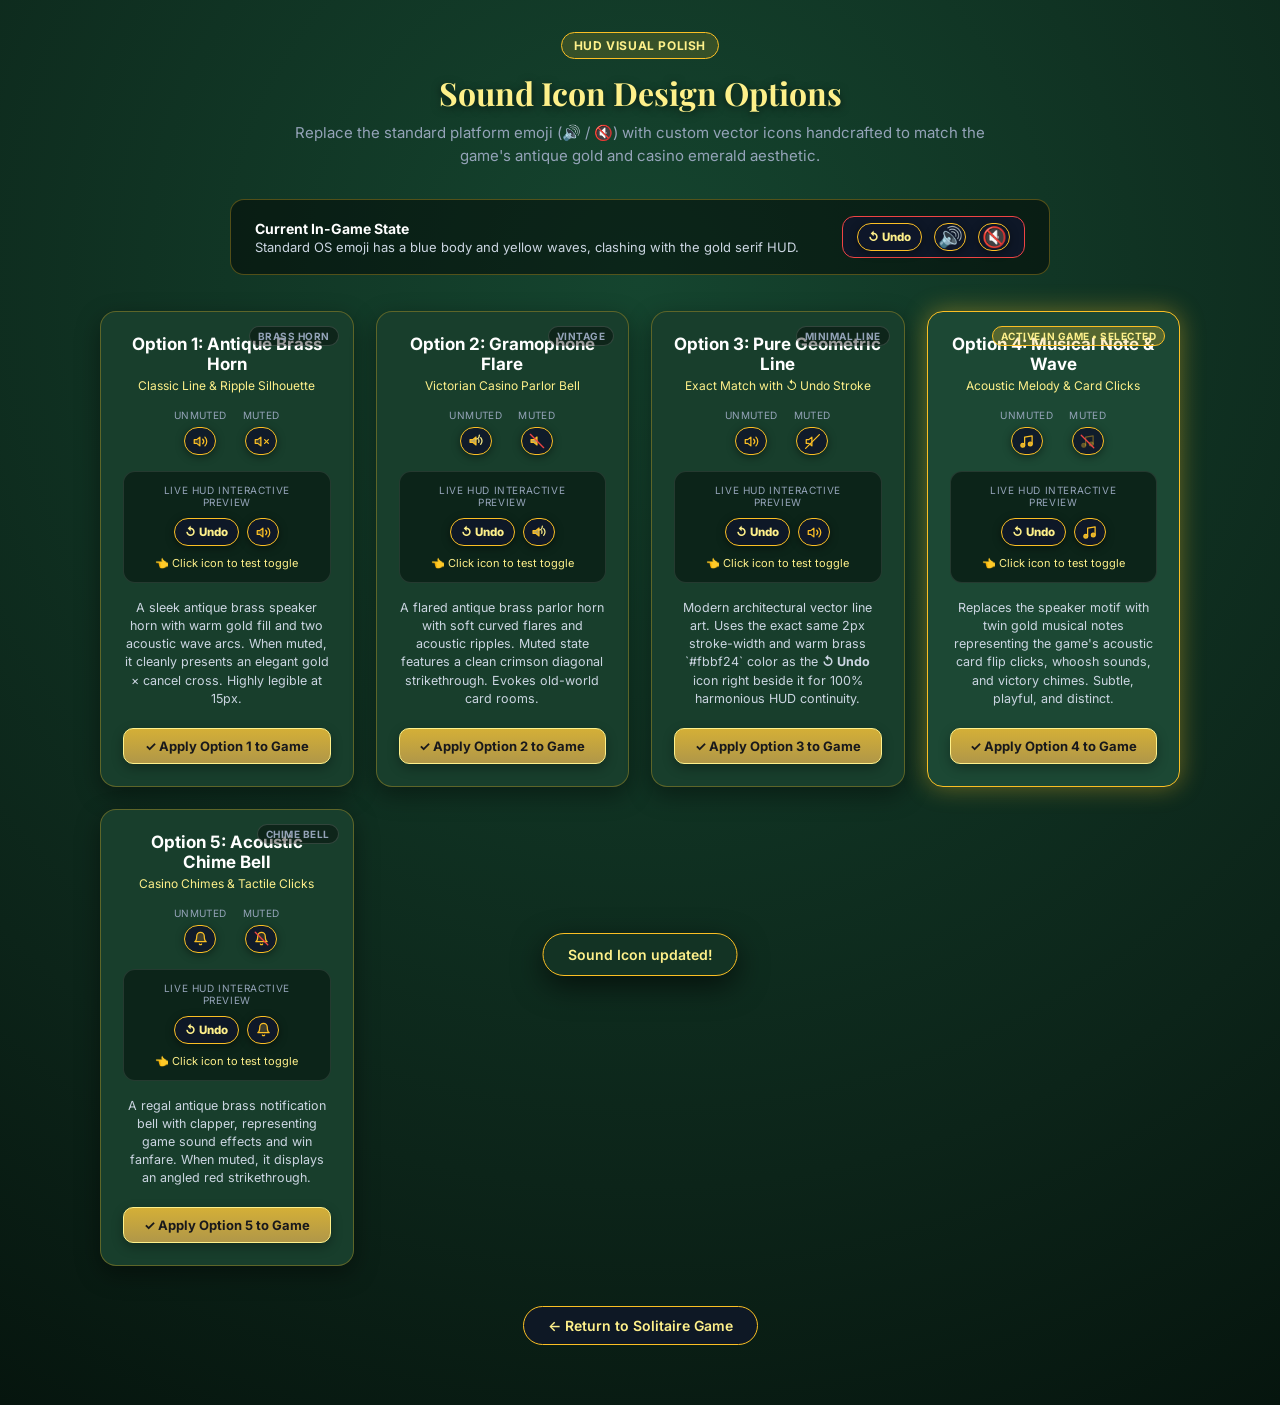
<file: sound-icon-preview.html>
<!DOCTYPE html>
<html lang="en">
<head>
<meta charset="UTF-8">
<meta name="viewport" content="width=device-width, initial-scale=1.0">
<title>Sound Icon Options - agy-solitaire</title>
<link rel="preconnect" href="https://fonts.googleapis.com">
<link rel="preconnect" href="https://fonts.gstatic.com" crossorigin>
<link href="https://fonts.googleapis.com/css2?family=Playfair+Display:wght@700;900&family=Inter:wght@400;500;600;700&display=swap" rel="stylesheet">
<style>
  :root {
    --felt-bg: #0c2419;
    --gold-accent: #fbbf24;
    --gold-light: #fef08a;
    --gold-dark: #b45309;
    --card-surface: #183e2c;
  }
  * { box-sizing: border-box; margin: 0; padding: 0; font-family: 'Inter', -apple-system, BlinkMacSystemFont, sans-serif; }
  body {
    background: radial-gradient(circle at 50% 20%, #15452f 0%, #0c2419 70%, #06150e 100%);
    color: #f8fafc;
    min-height: 100vh;
    padding: 32px 16px 60px;
    display: flex;
    flex-direction: column;
    align-items: center;
  }
  header {
    text-align: center;
    max-width: 720px;
    margin-bottom: 32px;
  }
  .badge-top {
    display: inline-block;
    padding: 5px 12px;
    background: rgba(251, 191, 36, 0.15);
    border: 1px solid var(--gold-accent);
    border-radius: 9999px;
    color: var(--gold-light);
    font-size: 12px;
    font-weight: 700;
    letter-spacing: 0.05em;
    text-transform: uppercase;
    margin-bottom: 12px;
  }
  h1 {
    font-family: 'Playfair Display', Georgia, serif;
    font-size: 32px;
    color: var(--gold-light);
    margin-bottom: 8px;
    text-shadow: 0 2px 8px rgba(0,0,0,0.6);
  }
  p.sub {
    color: #94a3b8;
    font-size: 15px;
    line-height: 1.5;
  }

  /* Comparison: Current vs Options */
  .comparison-banner {
    background: rgba(0, 0, 0, 0.45);
    border: 1px solid rgba(251, 191, 36, 0.3);
    border-radius: 14px;
    padding: 16px 24px;
    max-width: 820px;
    width: 100%;
    margin-bottom: 36px;
    display: flex;
    align-items: center;
    justify-content: space-between;
    gap: 20px;
    flex-wrap: wrap;
  }
  .comp-label {
    font-size: 13px;
    color: #cbd5e1;
  }
  .current-box {
    display: flex;
    align-items: center;
    gap: 12px;
    background: rgba(15, 23, 42, 0.9);
    border: 1.5px solid #ef4444;
    padding: 6px 14px;
    border-radius: 12px;
  }
  .current-box span.emoji {
    font-size: 20px;
  }

  /* Options Grid */
  .options-grid {
    display: grid;
    grid-template-columns: repeat(auto-fit, minmax(250px, 1fr));
    gap: 22px;
    max-width: 1080px;
    width: 100%;
    margin-bottom: 40px;
  }

  .opt-card {
    background: var(--card-surface);
    border: 1.5px solid rgba(251, 191, 36, 0.3);
    border-radius: 16px;
    padding: 22px;
    display: flex;
    flex-direction: column;
    align-items: center;
    text-align: center;
    position: relative;
    box-shadow: 0 8px 24px rgba(0,0,0,0.4);
    transition: transform 0.2s, border-color 0.2s, box-shadow 0.2s;
  }
  .opt-card:hover {
    transform: translateY(-3px);
    border-color: var(--gold-accent);
    box-shadow: 0 12px 30px rgba(0,0,0,0.55), 0 0 16px rgba(251, 191, 36, 0.25);
  }
  .opt-card.selected {
    border-color: var(--gold-accent);
    box-shadow: 0 0 24px rgba(251, 191, 36, 0.4);
    background: #1c4834;
  }

  .opt-badge {
    position: absolute;
    top: 14px;
    right: 14px;
    font-size: 10px;
    font-weight: 700;
    text-transform: uppercase;
    letter-spacing: 0.05em;
    padding: 3px 8px;
    border-radius: 9999px;
    background: rgba(0,0,0,0.4);
    border: 1px solid rgba(255,255,255,0.15);
    color: #94a3b8;
  }
  .opt-card.selected .opt-badge {
    background: rgba(251, 191, 36, 0.25);
    border-color: var(--gold-accent);
    color: var(--gold-light);
  }

  .opt-title {
    font-size: 17px;
    font-weight: 700;
    color: #ffffff;
    margin-bottom: 4px;
  }
  .opt-subtitle {
    font-size: 12px;
    color: var(--gold-light);
    margin-bottom: 16px;
  }

  /* Live HUD Preview inside card */
  .hud-preview-box {
    background: #0c2419;
    border: 1px solid rgba(255,255,255,0.1);
    border-radius: 12px;
    padding: 12px 16px;
    width: 100%;
    margin-bottom: 16px;
    display: flex;
    flex-direction: column;
    align-items: center;
    gap: 10px;
  }
  .hud-preview-label {
    font-size: 10px;
    text-transform: uppercase;
    letter-spacing: 0.06em;
    color: #94a3b8;
  }

  .hud-mock-row {
    display: flex;
    align-items: center;
    justify-content: center;
    gap: 8px;
    width: 100%;
  }

  /* Authentic Game HUD Button Replica */
  .hud-btn-replica {
    background: rgba(15, 23, 42, 0.9);
    border: 1.5px solid var(--gold-accent);
    color: var(--gold-light);
    padding: 5px 10px;
    border-radius: 16px;
    font-size: 11.5px;
    font-weight: 800;
    display: inline-flex;
    align-items: center;
    justify-content: center;
    gap: 4px;
    box-shadow: 0 2px 8px rgba(0, 0, 0, 0.4);
    min-height: 28px;
    cursor: pointer;
    user-select: none;
    transition: all 0.15s ease;
  }
  .hud-btn-replica:active {
    transform: scale(0.95);
    background: var(--gold-accent);
    color: #451a03;
  }

  .audio-btn-replica {
    width: 32px;
    height: 28px;
    padding: 0;
  }

  /* State toggle row */
  .states-row {
    display: flex;
    justify-content: center;
    gap: 16px;
    margin-bottom: 16px;
    width: 100%;
  }
  .state-col {
    display: flex;
    flex-direction: column;
    align-items: center;
    gap: 6px;
  }
  .state-tag {
    font-size: 10px;
    color: #94a3b8;
    text-transform: uppercase;
    letter-spacing: 0.04em;
  }

  .opt-desc {
    font-size: 12.5px;
    color: #cbd5e1;
    line-height: 1.45;
    margin-bottom: 20px;
    flex: 1;
  }

  .btn-select {
    width: 100%;
    padding: 9px 16px;
    border-radius: 10px;
    font-size: 13px;
    font-weight: 700;
    cursor: pointer;
    border: 1px solid var(--gold-light);
    background: linear-gradient(180deg, #d4af37, #b09748);
    color: #18181b;
    box-shadow: 0 4px 12px rgba(0,0,0,0.3);
    transition: all 0.2s;
  }
  .btn-select:hover {
    background: linear-gradient(180deg, #fef08a, #d4af37);
    transform: translateY(-1px);
    box-shadow: 0 6px 16px rgba(212, 175, 55, 0.35);
  }

  .back-btn {
    display: inline-flex;
    align-items: center;
    gap: 8px;
    color: var(--gold-light);
    text-decoration: none;
    font-weight: 600;
    font-size: 14px;
    padding: 10px 24px;
    border-radius: 20px;
    border: 1.5px solid var(--gold-accent);
    background: rgba(15, 23, 42, 0.8);
    transition: all 0.2s;
  }
  .back-btn:hover {
    background: var(--gold-accent);
    color: #1a1a1a;
  }

  /* Toast Notification */
  #toast {
    position: fixed;
    bottom: 24px;
    left: 50%;
    transform: translateX(-50%) translateY(100px);
    background: #133324;
    border: 1.5px solid var(--gold-accent);
    color: var(--gold-light);
    padding: 12px 24px;
    border-radius: 9999px;
    font-size: 14px;
    font-weight: 600;
    box-shadow: 0 10px 30px rgba(0,0,0,0.6);
    transition: transform 0.3s cubic-bezier(0.16, 1, 0.3, 1);
    z-index: 1000;
    pointer-events: none;
  }
  #toast.show {
    transform: translateX(-50%) translateY(0);
  }
</style>
</head>
<body>

  <header>
    <div class="badge-top">HUD Visual Polish</div>
    <h1>Sound Icon Design Options</h1>
    <p class="sub">
      Replace the standard platform emoji (🔊 / 🔇) with custom vector icons handcrafted to match the game's antique gold and casino emerald aesthetic.
    </p>
  </header>

  <!-- Problem Statement Comparison Banner -->
  <div class="comparison-banner">
    <div>
      <div style="font-size: 14px; font-weight: 700; color: #fff; margin-bottom: 2px;">Current In-Game State</div>
      <div class="comp-label">Standard OS emoji has a blue body and yellow waves, clashing with the gold serif HUD.</div>
    </div>
    <div class="current-box">
      <div class="hud-btn-replica" style="pointer-events: none;">&#x21BA; Undo</div>
      <div class="hud-btn-replica audio-btn-replica" style="pointer-events: none;"><span class="emoji">🔊</span></div>
      <div class="hud-btn-replica audio-btn-replica" style="pointer-events: none;"><span class="emoji">🔇</span></div>
    </div>
  </div>

  <!-- Options Grid -->
  <div class="options-grid">

    <!-- ================= OPTION 1 ================= -->
    <div class="opt-card" id="card-opt-1">
      <div class="opt-badge" id="badge-opt-1">Brass Horn</div>
      <h2 class="opt-title">Option 1: Antique Brass Horn</h2>
      <div class="opt-subtitle">Classic Line & Ripple Silhouette</div>

      <!-- Static Unmuted & Muted Comparison -->
      <div class="states-row">
        <div class="state-col">
          <span class="state-tag">Unmuted</span>
          <div class="hud-btn-replica audio-btn-replica">
            <!-- Icon 1 Unmuted -->
            <svg width="15" height="15" viewBox="0 0 24 24" fill="none" stroke="#fbbf24" stroke-width="2" stroke-linecap="round" stroke-linejoin="round">
              <polygon points="11 5 6 9 2 9 2 15 6 15 11 19 11 5" fill="#d4af37" fill-opacity="0.25"/>
              <path d="M15.54 8.46a5 5 0 0 1 0 7.07"/>
              <path d="M19.07 4.93a10 10 0 0 1 0 14.14"/>
            </svg>
          </div>
        </div>
        <div class="state-col">
          <span class="state-tag">Muted</span>
          <div class="hud-btn-replica audio-btn-replica">
            <!-- Icon 1 Muted -->
            <svg width="15" height="15" viewBox="0 0 24 24" fill="none" stroke="#fbbf24" stroke-width="2" stroke-linecap="round" stroke-linejoin="round">
              <polygon points="11 5 6 9 2 9 2 15 6 15 11 19 11 5" fill="#d4af37" fill-opacity="0.25"/>
              <line x1="23" y1="9" x2="17" y2="15"/>
              <line x1="17" y1="9" x2="23" y2="15"/>
            </svg>
          </div>
        </div>
      </div>

      <!-- Live Interactive Replica -->
      <div class="hud-preview-box">
        <span class="hud-preview-label">Live HUD Interactive Preview</span>
        <div class="hud-mock-row">
          <button class="hud-btn-replica" style="pointer-events: none;">&#x21BA; Undo</button>
          <button class="hud-btn-replica audio-btn-replica" id="preview-btn-1" onclick="toggleOptionPreview(1)" title="Click to test mute toggle">
            <!-- Dynamic Icon 1 -->
            <svg id="svg-opt-1" width="15" height="15" viewBox="0 0 24 24" fill="none" stroke="#fbbf24" stroke-width="2" stroke-linecap="round" stroke-linejoin="round">
              <polygon points="11 5 6 9 2 9 2 15 6 15 11 19 11 5" fill="#d4af37" fill-opacity="0.25"/>
              <path d="M15.54 8.46a5 5 0 0 1 0 7.07"/>
              <path d="M19.07 4.93a10 10 0 0 1 0 14.14"/>
            </svg>
          </button>
        </div>
        <span style="font-size: 11px; color: var(--gold-light); cursor: pointer;" onclick="toggleOptionPreview(1)">👈 Click icon to test toggle</span>
      </div>

      <p class="opt-desc">
        A sleek antique brass speaker horn with warm gold fill and two acoustic wave arcs. When muted, it cleanly presents an elegant gold &times; cancel cross. Highly legible at 15px.
      </p>

      <button class="btn-select" onclick="applySoundOption(1)">✓ Apply Option 1 to Game</button>
    </div>

    <!-- ================= OPTION 2 ================= -->
    <div class="opt-card" id="card-opt-2">
      <div class="opt-badge" id="badge-opt-2">Vintage</div>
      <h2 class="opt-title">Option 2: Gramophone Flare</h2>
      <div class="opt-subtitle">Victorian Casino Parlor Bell</div>

      <!-- Static Unmuted & Muted Comparison -->
      <div class="states-row">
        <div class="state-col">
          <span class="state-tag">Unmuted</span>
          <div class="hud-btn-replica audio-btn-replica">
            <!-- Icon 2 Unmuted -->
            <svg width="16" height="16" viewBox="0 0 24 24" fill="none" stroke="#fbbf24" stroke-width="1.8" stroke-linecap="round" stroke-linejoin="round">
              <path d="M 3,10 L 7,10 L 12,6 L 12,18 L 7,14 L 3,14 Z" fill="#bca55c"/>
              <path d="M 12,9 Q 15,9 16,7 Q 17,5 17,3" stroke="#fef08a"/>
              <path d="M 16,10 A 4,4 0 0 1 16,14" stroke="#fef08a"/>
              <path d="M 19,7 A 8,8 0 0 1 19,17" stroke="#fef08a"/>
            </svg>
          </div>
        </div>
        <div class="state-col">
          <span class="state-tag">Muted</span>
          <div class="hud-btn-replica audio-btn-replica">
            <!-- Icon 2 Muted -->
            <svg width="16" height="16" viewBox="0 0 24 24" fill="none" stroke="#fbbf24" stroke-width="1.8" stroke-linecap="round" stroke-linejoin="round">
              <path d="M 3,10 L 7,10 L 12,6 L 12,18 L 7,14 L 3,14 Z" fill="#bca55c"/>
              <line x1="2" y1="2" x2="22" y2="22" stroke="#ef4444" stroke-width="2"/>
            </svg>
          </div>
        </div>
      </div>

      <!-- Live Interactive Replica -->
      <div class="hud-preview-box">
        <span class="hud-preview-label">Live HUD Interactive Preview</span>
        <div class="hud-mock-row">
          <button class="hud-btn-replica" style="pointer-events: none;">&#x21BA; Undo</button>
          <button class="hud-btn-replica audio-btn-replica" id="preview-btn-2" onclick="toggleOptionPreview(2)" title="Click to test mute toggle">
            <!-- Dynamic Icon 2 -->
            <svg id="svg-opt-2" width="16" height="16" viewBox="0 0 24 24" fill="none" stroke="#fbbf24" stroke-width="1.8" stroke-linecap="round" stroke-linejoin="round">
              <path d="M 3,10 L 7,10 L 12,6 L 12,18 L 7,14 L 3,14 Z" fill="#bca55c"/>
              <path d="M 12,9 Q 15,9 16,7 Q 17,5 17,3" stroke="#fef08a"/>
              <path d="M 16,10 A 4,4 0 0 1 16,14" stroke="#fef08a"/>
              <path d="M 19,7 A 8,8 0 0 1 19,17" stroke="#fef08a"/>
            </svg>
          </button>
        </div>
        <span style="font-size: 11px; color: var(--gold-light); cursor: pointer;" onclick="toggleOptionPreview(2)">👈 Click icon to test toggle</span>
      </div>

      <p class="opt-desc">
        A flared antique brass parlor horn with soft curved flares and acoustic ripples. Muted state features a clean crimson diagonal strikethrough. Evokes old-world card rooms.
      </p>

      <button class="btn-select" onclick="applySoundOption(2)">✓ Apply Option 2 to Game</button>
    </div>

    <!-- ================= OPTION 3 ================= -->
    <div class="opt-card" id="card-opt-3">
      <div class="opt-badge" id="badge-opt-3">Minimal Line</div>
      <h2 class="opt-title">Option 3: Pure Geometric Line</h2>
      <div class="opt-subtitle">Exact Match with ↺ Undo Stroke</div>

      <!-- Static Unmuted & Muted Comparison -->
      <div class="states-row">
        <div class="state-col">
          <span class="state-tag">Unmuted</span>
          <div class="hud-btn-replica audio-btn-replica">
            <!-- Icon 3 Unmuted -->
            <svg width="15" height="15" viewBox="0 0 24 24" fill="none" stroke="#fbbf24" stroke-width="2" stroke-linecap="round" stroke-linejoin="round">
              <path d="M11 5L6 9H2v6h4l5 4V5z"/>
              <path d="M19.07 4.93a10 10 0 0 1 0 14.14M15.54 8.46a5 5 0 0 1 0 7.07"/>
            </svg>
          </div>
        </div>
        <div class="state-col">
          <span class="state-tag">Muted</span>
          <div class="hud-btn-replica audio-btn-replica">
            <!-- Icon 3 Muted -->
            <svg width="15" height="15" viewBox="0 0 24 24" fill="none" stroke="#fbbf24" stroke-width="2" stroke-linecap="round" stroke-linejoin="round">
              <path d="M11 5L6 9H2v6h4l5 4V5z"/>
              <line x1="23" y1="1" x2="1" y2="23"/>
            </svg>
          </div>
        </div>
      </div>

      <!-- Live Interactive Replica -->
      <div class="hud-preview-box">
        <span class="hud-preview-label">Live HUD Interactive Preview</span>
        <div class="hud-mock-row">
          <button class="hud-btn-replica" style="pointer-events: none;">&#x21BA; Undo</button>
          <button class="hud-btn-replica audio-btn-replica" id="preview-btn-3" onclick="toggleOptionPreview(3)" title="Click to test mute toggle">
            <!-- Dynamic Icon 3 -->
            <svg id="svg-opt-3" width="15" height="15" viewBox="0 0 24 24" fill="none" stroke="#fbbf24" stroke-width="2" stroke-linecap="round" stroke-linejoin="round">
              <path d="M11 5L6 9H2v6h4l5 4V5z"/>
              <path d="M19.07 4.93a10 10 0 0 1 0 14.14M15.54 8.46a5 5 0 0 1 0 7.07"/>
            </svg>
          </button>
        </div>
        <span style="font-size: 11px; color: var(--gold-light); cursor: pointer;" onclick="toggleOptionPreview(3)">👈 Click icon to test toggle</span>
      </div>

      <p class="opt-desc">
        Modern architectural vector line art. Uses the exact same 2px stroke-width and warm brass `#fbbf24` color as the <strong>↺ Undo</strong> icon right beside it for 100% harmonious HUD continuity.
      </p>

      <button class="btn-select" onclick="applySoundOption(3)">✓ Apply Option 3 to Game</button>
    </div>

    <!-- ================= OPTION 4 ================= -->
    <div class="opt-card selected" id="card-opt-4">
      <div class="opt-badge" id="badge-opt-4">Active in Game &bull; Selected</div>
      <h2 class="opt-title">Option 4: Musical Note & Wave</h2>
      <div class="opt-subtitle">Acoustic Melody & Card Clicks</div>

      <!-- Static Unmuted & Muted Comparison -->
      <div class="states-row">
        <div class="state-col">
          <span class="state-tag">Unmuted</span>
          <div class="hud-btn-replica audio-btn-replica">
            <!-- Icon 4 Unmuted -->
            <svg width="15" height="15" viewBox="0 0 24 24" fill="none" stroke="#fbbf24" stroke-width="2" stroke-linecap="round" stroke-linejoin="round">
              <path d="M9 18V5l12-2v13" fill="none"/>
              <circle cx="6" cy="18" r="3" fill="#d4af37"/>
              <circle cx="18" cy="16" r="3" fill="#d4af37"/>
            </svg>
          </div>
        </div>
        <div class="state-col">
          <span class="state-tag">Muted</span>
          <div class="hud-btn-replica audio-btn-replica">
            <!-- Icon 4 Muted -->
            <svg width="15" height="15" viewBox="0 0 24 24" fill="none" stroke="#fbbf24" stroke-width="2" stroke-linecap="round" stroke-linejoin="round">
              <path d="M9 18V5l12-2v13" fill="none" opacity="0.4"/>
              <circle cx="6" cy="18" r="3" fill="#d4af37" opacity="0.4"/>
              <circle cx="18" cy="16" r="3" fill="#d4af37" opacity="0.4"/>
              <line x1="2" y1="2" x2="22" y2="22" stroke="#ef4444" stroke-width="2.2"/>
            </svg>
          </div>
        </div>
      </div>

      <!-- Live Interactive Replica -->
      <div class="hud-preview-box">
        <span class="hud-preview-label">Live HUD Interactive Preview</span>
        <div class="hud-mock-row">
          <button class="hud-btn-replica" style="pointer-events: none;">&#x21BA; Undo</button>
          <button class="hud-btn-replica audio-btn-replica" id="preview-btn-4" onclick="toggleOptionPreview(4)" title="Click to test mute toggle">
            <!-- Dynamic Icon 4 -->
            <svg id="svg-opt-4" width="15" height="15" viewBox="0 0 24 24" fill="none" stroke="#fbbf24" stroke-width="2" stroke-linecap="round" stroke-linejoin="round">
              <path d="M9 18V5l12-2v13" fill="none"/>
              <circle cx="6" cy="18" r="3" fill="#d4af37"/>
              <circle cx="18" cy="16" r="3" fill="#d4af37"/>
            </svg>
          </button>
        </div>
        <span style="font-size: 11px; color: var(--gold-light); cursor: pointer;" onclick="toggleOptionPreview(4)">👈 Click icon to test toggle</span>
      </div>

      <p class="opt-desc">
        Replaces the speaker motif with twin gold musical notes representing the game's acoustic card flip clicks, whoosh sounds, and victory chimes. Subtle, playful, and distinct.
      </p>

      <button class="btn-select" onclick="applySoundOption(4)">✓ Apply Option 4 to Game</button>
    </div>

    <!-- ================= OPTION 5 ================= -->
    <div class="opt-card" id="card-opt-5">
      <div class="opt-badge" id="badge-opt-5">Chime Bell</div>
      <h2 class="opt-title">Option 5: Acoustic Chime Bell</h2>
      <div class="opt-subtitle">Casino Chimes & Tactile Clicks</div>

      <!-- Static Unmuted & Muted Comparison -->
      <div class="states-row">
        <div class="state-col">
          <span class="state-tag">Unmuted</span>
          <div class="hud-btn-replica audio-btn-replica">
            <!-- Icon 5 Unmuted -->
            <svg width="15" height="15" viewBox="0 0 24 24" fill="none" stroke="#fbbf24" stroke-width="2" stroke-linecap="round" stroke-linejoin="round">
              <path d="M18 8A6 6 0 0 0 6 8c0 7-3 9-3 9h18s-3-2-3-9" fill="#d4af37" fill-opacity="0.25"/>
              <path d="M13.73 21a2 2 0 0 1-3.46 0"/>
            </svg>
          </div>
        </div>
        <div class="state-col">
          <span class="state-tag">Muted</span>
          <div class="hud-btn-replica audio-btn-replica">
            <!-- Icon 5 Muted -->
            <svg width="15" height="15" viewBox="0 0 24 24" fill="none" stroke="#fbbf24" stroke-width="2" stroke-linecap="round" stroke-linejoin="round">
              <path d="M18 8A6 6 0 0 0 6 8c0 7-3 9-3 9h18s-3-2-3-9" fill="#d4af37" fill-opacity="0.15"/>
              <path d="M13.73 21a2 2 0 0 1-3.46 0"/>
              <line x1="2" y1="2" x2="22" y2="22" stroke="#ef4444" stroke-width="2.2"/>
            </svg>
          </div>
        </div>
      </div>

      <!-- Live Interactive Replica -->
      <div class="hud-preview-box">
        <span class="hud-preview-label">Live HUD Interactive Preview</span>
        <div class="hud-mock-row">
          <button class="hud-btn-replica" style="pointer-events: none;">&#x21BA; Undo</button>
          <button class="hud-btn-replica audio-btn-replica" id="preview-btn-5" onclick="toggleOptionPreview(5)" title="Click to test mute toggle">
            <!-- Dynamic Icon 5 -->
            <svg id="svg-opt-5" width="15" height="15" viewBox="0 0 24 24" fill="none" stroke="#fbbf24" stroke-width="2" stroke-linecap="round" stroke-linejoin="round">
              <path d="M18 8A6 6 0 0 0 6 8c0 7-3 9-3 9h18s-3-2-3-9" fill="#d4af37" fill-opacity="0.25"/>
              <path d="M13.73 21a2 2 0 0 1-3.46 0"/>
            </svg>
          </button>
        </div>
        <span style="font-size: 11px; color: var(--gold-light); cursor: pointer;" onclick="toggleOptionPreview(5)">👈 Click icon to test toggle</span>
      </div>

      <p class="opt-desc">
        A regal antique brass notification bell with clapper, representing game sound effects and win fanfare. When muted, it displays an angled red strikethrough.
      </p>

      <button class="btn-select" onclick="applySoundOption(5)">✓ Apply Option 5 to Game</button>
    </div>

  </div>

  <a href="index.html" class="back-btn">&#x2190; Return to Solitaire Game</a>

  <div id="toast">Sound Icon updated!</div>

  <script>
    const optionsData = {
      1: {
        name: 'Option 1 (Antique Brass Horn)',
        unmuted: `<svg width="15" height="15" viewBox="0 0 24 24" fill="none" stroke="#fbbf24" stroke-width="2" stroke-linecap="round" stroke-linejoin="round">
                    <polygon points="11 5 6 9 2 9 2 15 6 15 11 19 11 5" fill="#d4af37" fill-opacity="0.25"/>
                    <path d="M15.54 8.46a5 5 0 0 1 0 7.07"/>
                    <path d="M19.07 4.93a10 10 0 0 1 0 14.14"/>
                  </svg>`,
        muted: `<svg width="15" height="15" viewBox="0 0 24 24" fill="none" stroke="#fbbf24" stroke-width="2" stroke-linecap="round" stroke-linejoin="round">
                  <polygon points="11 5 6 9 2 9 2 15 6 15 11 19 11 5" fill="#d4af37" fill-opacity="0.25"/>
                  <line x1="23" y1="9" x2="17" y2="15"/>
                  <line x1="17" y1="9" x2="23" y2="15"/>
                </svg>`
      },
      2: {
        name: 'Option 2 (Gramophone Flare)',
        unmuted: `<svg width="16" height="16" viewBox="0 0 24 24" fill="none" stroke="#fbbf24" stroke-width="1.8" stroke-linecap="round" stroke-linejoin="round">
                    <path d="M 3,10 L 7,10 L 12,6 L 12,18 L 7,14 L 3,14 Z" fill="#bca55c"/>
                    <path d="M 12,9 Q 15,9 16,7 Q 17,5 17,3" stroke="#fef08a"/>
                    <path d="M 16,10 A 4,4 0 0 1 16,14" stroke="#fef08a"/>
                    <path d="M 19,7 A 8,8 0 0 1 19,17" stroke="#fef08a"/>
                  </svg>`,
        muted: `<svg width="16" height="16" viewBox="0 0 24 24" fill="none" stroke="#fbbf24" stroke-width="1.8" stroke-linecap="round" stroke-linejoin="round">
                  <path d="M 3,10 L 7,10 L 12,6 L 12,18 L 7,14 L 3,14 Z" fill="#bca55c"/>
                  <line x1="2" y1="2" x2="22" y2="22" stroke="#ef4444" stroke-width="2"/>
                </svg>`
      },
      3: {
        name: 'Option 3 (Pure Geometric Line)',
        unmuted: `<svg width="15" height="15" viewBox="0 0 24 24" fill="none" stroke="#fbbf24" stroke-width="2" stroke-linecap="round" stroke-linejoin="round">
                    <path d="M11 5L6 9H2v6h4l5 4V5z"/>
                    <path d="M19.07 4.93a10 10 0 0 1 0 14.14M15.54 8.46a5 5 0 0 1 0 7.07"/>
                  </svg>`,
        muted: `<svg width="15" height="15" viewBox="0 0 24 24" fill="none" stroke="#fbbf24" stroke-width="2" stroke-linecap="round" stroke-linejoin="round">
                  <path d="M11 5L6 9H2v6h4l5 4V5z"/>
                  <line x1="23" y1="1" x2="1" y2="23"/>
                </svg>`
      },
      4: {
        name: 'Option 4 (Musical Note & Wave)',
        unmuted: `<svg width="15" height="15" viewBox="0 0 24 24" fill="none" stroke="#fbbf24" stroke-width="2" stroke-linecap="round" stroke-linejoin="round">
                    <path d="M9 18V5l12-2v13" fill="none"/>
                    <circle cx="6" cy="18" r="3" fill="#d4af37"/>
                    <circle cx="18" cy="16" r="3" fill="#d4af37"/>
                  </svg>`,
        muted: `<svg width="15" height="15" viewBox="0 0 24 24" fill="none" stroke="#fbbf24" stroke-width="2" stroke-linecap="round" stroke-linejoin="round">
                  <path d="M9 18V5l12-2v13" fill="none" opacity="0.4"/>
                  <circle cx="6" cy="18" r="3" fill="#d4af37" opacity="0.4"/>
                  <circle cx="18" cy="16" r="3" fill="#d4af37" opacity="0.4"/>
                  <line x1="2" y1="2" x2="22" y2="22" stroke="#ef4444" stroke-width="2.2"/>
                </svg>`
      },
      5: {
        name: 'Option 5 (Acoustic Chime Bell)',
        unmuted: `<svg width="15" height="15" viewBox="0 0 24 24" fill="none" stroke="#fbbf24" stroke-width="2" stroke-linecap="round" stroke-linejoin="round">
                    <path d="M18 8A6 6 0 0 0 6 8c0 7-3 9-3 9h18s-3-2-3-9" fill="#d4af37" fill-opacity="0.25"/>
                    <path d="M13.73 21a2 2 0 0 1-3.46 0"/>
                  </svg>`,
        muted: `<svg width="15" height="15" viewBox="0 0 24 24" fill="none" stroke="#fbbf24" stroke-width="2" stroke-linecap="round" stroke-linejoin="round">
                  <path d="M18 8A6 6 0 0 0 6 8c0 7-3 9-3 9h18s-3-2-3-9" fill="#d4af37" fill-opacity="0.15"/>
                  <path d="M13.73 21a2 2 0 0 1-3.46 0"/>
                  <line x1="2" y1="2" x2="22" y2="22" stroke="#ef4444" stroke-width="2.2"/>
                </svg>`
      }
    };

    const state = {
      1: false,
      2: false,
      3: false,
      4: false,
      5: false
    };

    function toggleOptionPreview(optNum) {
      state[optNum] = !state[optNum];
      const isMuted = state[optNum];
      const btn = document.getElementById('preview-btn-' + optNum);
      btn.innerHTML = isMuted ? optionsData[optNum].muted : optionsData[optNum].unmuted;
      showToast(`${optionsData[optNum].name}: ${isMuted ? 'Muted' : 'Unmuted'}`);
    }

    function applySoundOption(optNum) {
      localStorage.setItem('agy-sound-icon-style', optNum);
      document.querySelectorAll('.opt-card').forEach(c => c.classList.remove('selected'));
      document.getElementById('card-opt-' + optNum).classList.add('selected');
      showToast(`Saved ${optionsData[optNum].name} as default!`);
      // Update actual game if opener/navigation
      setTimeout(() => {
        window.location.href = 'index.html';
      }, 500);
    }

    function showToast(msg) {
      const toast = document.getElementById('toast');
      toast.textContent = msg;
      toast.classList.add('show');
      setTimeout(() => {
        toast.classList.remove('show');
      }, 2000);
    }

    const initialStyle = localStorage.getItem('agy-sound-icon-style') || '4';
    document.querySelectorAll('.opt-card').forEach(c => c.classList.remove('selected'));
    const activeCard = document.getElementById('card-opt-' + initialStyle);
    if (activeCard) {
      activeCard.classList.add('selected');
      const badge = document.getElementById('badge-opt-' + initialStyle);
      if (badge) badge.textContent = 'Active in Game • Selected';
    }
  </script>
</body>
</html>
</file>
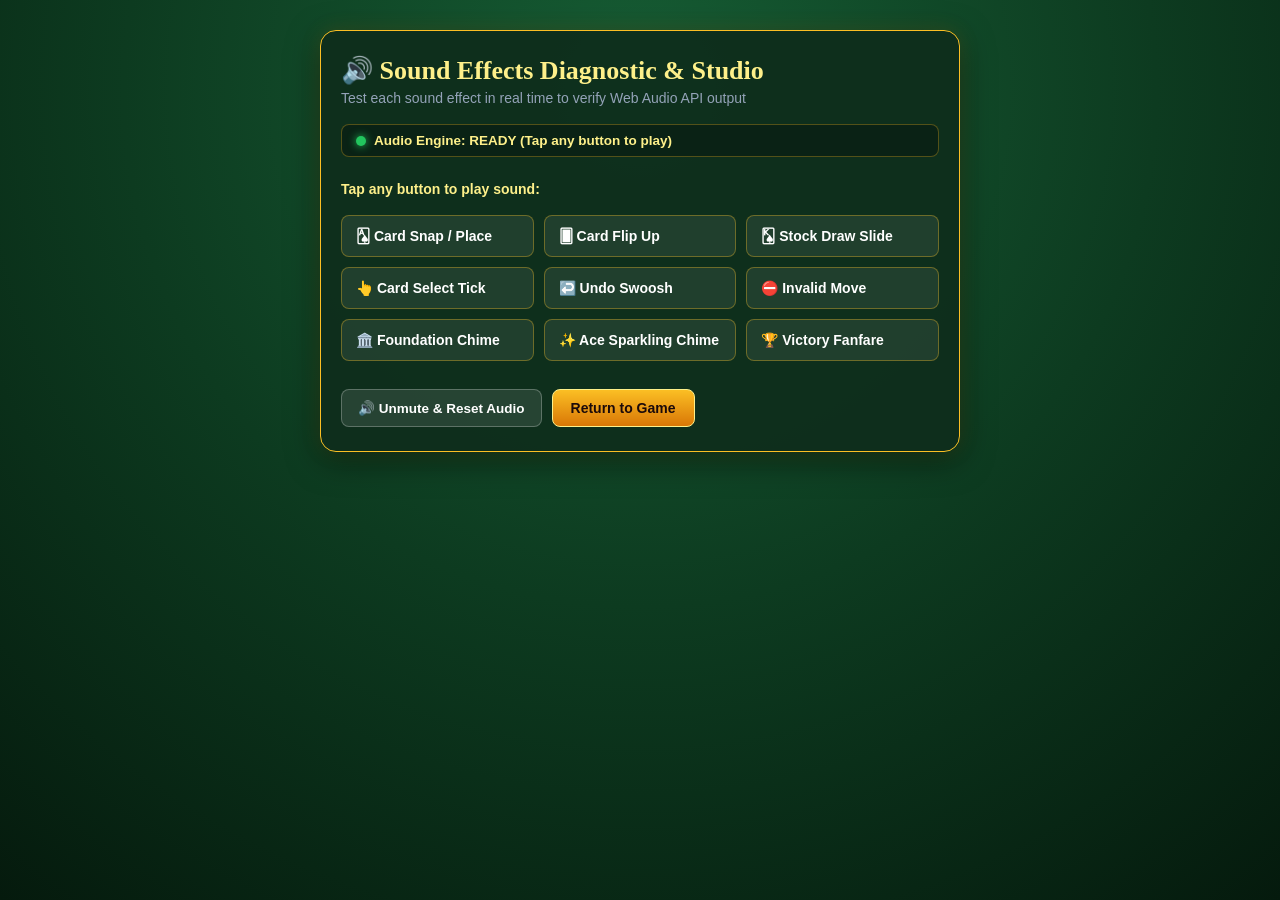
<file: sound-test.html>
<!DOCTYPE html>
<html lang="en">
<head>
  <meta charset="UTF-8">
  <meta name="viewport" content="width=device-width, initial-scale=1.0">
  <title>Sound Effects Studio & Diagnostic - Antigravity Solitaire</title>
  <link rel="stylesheet" href="css/style.css">
  <style>
    body {
      background: radial-gradient(circle at 50% 10%, #175e35 0%, #0d3b20 50%, #051a0d 100%) !important;
      color: #f1f5f9;
      font-family: -apple-system, BlinkMacSystemFont, "Segoe UI", Roboto, sans-serif;
      padding: 30px 16px 80px 16px;
      margin: 0;
      display: flex;
      flex-direction: column;
      align-items: center;
      min-height: 100vh;
      box-sizing: border-box;
      overflow-y: auto !important;
    }

    .container {
      max-width: 640px;
      width: 100%;
      display: flex;
      flex-direction: column;
      gap: 20px;
    }

    .panel {
      background: rgba(14, 46, 28, 0.95);
      border: 1.5px solid #fbbf24;
      border-radius: 16px;
      padding: 24px 20px;
      box-shadow: 0 8px 32px rgba(0, 0, 0, 0.5), 0 0 20px rgba(251, 191, 36, 0.15);
      display: flex;
      flex-direction: column;
      gap: 18px;
    }

    h1 {
      font-family: Georgia, serif;
      font-size: 26px;
      color: #fef08a;
      margin: 0 0 4px 0;
    }

    .sub {
      font-size: 14px;
      color: #94a3b8;
      margin: 0;
    }

    .status-badge {
      display: inline-flex;
      align-items: center;
      gap: 8px;
      background: rgba(10, 32, 20, 0.8);
      border: 1px solid rgba(251, 191, 36, 0.3);
      padding: 8px 14px;
      border-radius: 8px;
      font-size: 13.5px;
      font-weight: 700;
      color: #fef08a;
    }

    .status-dot {
      width: 10px;
      height: 10px;
      border-radius: 50%;
      background: #22c55e;
      box-shadow: 0 0 8px #22c55e;
    }

    .status-dot.suspended {
      background: #f59e0b;
      box-shadow: 0 0 8px #f59e0b;
    }

    .status-dot.muted {
      background: #ef4444;
      box-shadow: 0 0 8px #ef4444;
    }

    .btn-grid {
      display: grid;
      grid-template-columns: repeat(auto-fit, minmax(170px, 1fr));
      gap: 10px;
    }

    .btn-sound {
      background: rgba(255, 255, 255, 0.08);
      border: 1.5px solid rgba(251, 191, 36, 0.35);
      color: #fff;
      padding: 12px 14px;
      border-radius: 8px;
      font-size: 14px;
      font-weight: 700;
      cursor: pointer;
      display: flex;
      align-items: center;
      gap: 8px;
      transition: all 160ms ease;
    }

    .btn-sound:hover {
      background: rgba(251, 191, 36, 0.2);
      border-color: #fbbf24;
      color: #fef08a;
      transform: translateY(-1px);
    }

    .btn-sound:active {
      transform: scale(0.97);
    }

    .action-row {
      display: flex;
      gap: 10px;
      flex-wrap: wrap;
      margin-top: 10px;
    }

    .btn-primary {
      background: linear-gradient(180deg, #fbbf24 0%, #d97706 100%);
      border: 1.5px solid #fef08a;
      color: #1b0a0a;
      padding: 10px 18px;
      border-radius: 8px;
      font-size: 14px;
      font-weight: 800;
      cursor: pointer;
      text-decoration: none;
    }

    .btn-secondary {
      background: rgba(255, 255, 255, 0.1);
      border: 1.5px solid rgba(255, 255, 255, 0.25);
      color: #fff;
      padding: 10px 16px;
      border-radius: 8px;
      font-size: 13.5px;
      font-weight: 700;
      cursor: pointer;
      text-decoration: none;
    }
  </style>
</head>
<body>

  <div class="container">
    <div class="panel">
      <div>
        <h1>🔊 Sound Effects Diagnostic & Studio</h1>
        <p class="sub">Test each sound effect in real time to verify Web Audio API output</p>
      </div>

      <div class="status-badge">
        <span class="status-dot" id="status-dot"></span>
        <span id="status-text">Audio Status: Checking...</span>
      </div>

      <div style="font-size: 14px; font-weight: 700; color: #fef08a; margin-top: 6px;">Tap any button to play sound:</div>

      <div class="btn-grid">
        <button class="btn-sound" onclick="testSound('playCardPlace')">🂡 Card Snap / Place</button>
        <button class="btn-sound" onclick="testSound('playCardFlip')">🂠 Card Flip Up</button>
        <button class="btn-sound" onclick="testSound('playStockDraw')">🂮 Stock Draw Slide</button>
        <button class="btn-sound" onclick="testSound('playCardSelect')">👆 Card Select Tick</button>
        <button class="btn-sound" onclick="testSound('playUndo')">↩️ Undo Swoosh</button>
        <button class="btn-sound" onclick="testSound('playInvalidMove')">⛔ Invalid Move</button>
        <button class="btn-sound" onclick="testFoundationSound()">🏛️ Foundation Chime</button>
        <button class="btn-sound" onclick="testSound('playAceCelebration')">✨ Ace Sparkling Chime</button>
        <button class="btn-sound" onclick="testSound('playVictory')">🏆 Victory Fanfare</button>
      </div>

      <div class="action-row">
        <button class="btn-secondary" onclick="forceUnmute()">🔊 Unmute & Reset Audio</button>
        <a href="/" class="btn-primary">Return to Game</a>
      </div>
    </div>
  </div>

  <script src="js/audio.js"></script>
  <script>
    let foundationRank = 1;

    function updateStatus() {
      const dot = document.getElementById('status-dot');
      const text = document.getElementById('status-text');

      if (!window.solitaireAudio) {
        dot.className = 'status-dot muted';
        text.textContent = 'Audio Engine: Not Initialized';
        return;
      }

      if (window.solitaireAudio.isMuted()) {
        dot.className = 'status-dot muted';
        text.textContent = 'Sound is MUTED (Click "Unmute & Reset Audio" below)';
      } else {
        const state = window.solitaireAudio.ctx ? window.solitaireAudio.ctx.state : 'uninitialized';
        if (state === 'running') {
          dot.className = 'status-dot';
          text.textContent = 'Audio Engine: ACTIVE & RUNNING (Sound is Working!)';
        } else if (state === 'suspended') {
          dot.className = 'status-dot suspended';
          text.textContent = 'Audio Engine: SUSPENDED (Tap any button to unlock)';
        } else {
          dot.className = 'status-dot';
          text.textContent = 'Audio Engine: READY (Tap any button to play)';
        }
      }
    }

    function testSound(fnName) {
      if (!window.solitaireAudio) return;
      if (window.solitaireAudio.isMuted()) {
        window.solitaireAudio.setMuted(false);
      }
      window.solitaireAudio.init();
      if (typeof window.solitaireAudio[fnName] === 'function') {
        window.solitaireAudio[fnName]();
      }
      updateStatus();
    }

    function testFoundationSound() {
      if (!window.solitaireAudio) return;
      if (window.solitaireAudio.isMuted()) {
        window.solitaireAudio.setMuted(false);
      }
      window.solitaireAudio.init();
      window.solitaireAudio.playFoundation(foundationRank);
      foundationRank = (foundationRank % 13) + 1;
      updateStatus();
    }

    function forceUnmute() {
      if (!window.solitaireAudio) return;
      window.solitaireAudio.setMuted(false);
      window.solitaireAudio.init();
      window.solitaireAudio.playCardPlace();
      updateStatus();
      alert('Sound unmuted! You should have heard a card snap.');
    }

    window.addEventListener('DOMContentLoaded', () => {
      updateStatus();
    });
  </script>
</body>
</html>
</file>
<file: css/style.css>
/**
 * agy-solitaire: Accessible Stylesheet
 * Optimized for low-vision & iPhone 16e (6.1" display)
 * Theme: Option 3 Imperial Pine & Brass Felt
 */

:root {
  --pine-felt: radial-gradient(circle at 50% 30%, #163827 0%, #0c2419 70%, #05130d 100%);
  --gold-accent: #fbbf24;
  --gold-light: #fef08a;
  --card-red: #c62f27;
  --card-black: #1b0a0a;
  --slot-border: rgba(176, 151, 72, 0.4);
  --slot-bg: rgba(20, 62, 44, 0.5);
  --card-width: 52px;
  --card-height: 78px;
}

* {
  box-sizing: border-box;
  margin: 0;
  padding: 0;
  -webkit-tap-highlight-color: transparent;
  user-select: none;
  -webkit-user-select: none;
  font-family: -apple-system, BlinkMacSystemFont, "Segoe UI", Roboto, Helvetica, Arial, sans-serif;
}

html, body {
  width: 100%;
  height: 100%;
  overflow: hidden;
  background-color: #05130d;
}

/* App Viewport Container (Centered, iPhone 16e aspect ratio) */
#app-container {
  width: 100%;
  max-width: 430px;
  height: 100%;
  margin: 0 auto;
  background: var(--pine-felt);
  position: relative;
  display: flex;
  flex-direction: column;
  box-shadow: 0 0 40px rgba(0, 0, 0, 0.8);
  padding: max(8px, env(safe-area-inset-top)) 8px max(12px, env(safe-area-inset-bottom)) 8px;
  overflow: hidden;
}

/* =========================================================================
   TOP HUD: OPTION 3 SENIOR HIGH-CONTRAST BAR (40px HEIGHT, CENTER MENU)
   ========================================================================= */
.top-hud {
  display: grid;
  grid-template-columns: 1fr auto 1fr;
  align-items: center;
  padding: 4px 6px 10px 6px;
  z-index: 20;
  width: 100%;
  box-sizing: border-box;
}

.hud-controls-left {
  display: flex;
  align-items: center;
  justify-content: flex-start;
}

.hud-controls-center {
  display: flex;
  align-items: center;
  justify-content: center;
  gap: 8px;
}

.hud-controls-right {
  display: flex;
  align-items: center;
  justify-content: flex-end;
}

.hud-btn {
  background: rgba(15, 23, 42, 0.95);
  border: 2px solid var(--gold-accent);
  color: #ffffff;
  height: 42px;
  padding: 0 14px;
  border-radius: 9999px; /* Stand-alone oval pill */
  font-size: 15px;
  font-weight: 900;
  cursor: pointer;
  display: inline-flex;
  align-items: center;
  justify-content: center;
  gap: 6px;
  transition: all 0.15s ease;
  box-shadow: 0 3px 10px rgba(0, 0, 0, 0.5);
  user-select: none;
  box-sizing: border-box;
}

.hud-btn:active {
  transform: scale(0.95);
  background: var(--gold-accent);
  color: #0f172a;
}

.hud-btn.new-game-btn {
  background: #b91c1c;
  border-color: #fca5a5;
  color: #ffffff;
  padding: 0 14px;
}

.hud-btn.new-game-btn:active {
  background: #ef4444;
}

.hud-btn.menu-btn {
  background: rgba(15, 23, 42, 0.95);
  border-color: #fbbf24;
  color: #fef08a;
  padding: 0 16px;
}

.hud-btn.undo-btn {
  padding: 0 14px;
}

/* =========================================================================
   TOP ROW: STOCK, WASTE, & 4 FOUNDATIONS (GRID OF 7 SLOTS)
   ========================================================================= */
.top-row {
  display: grid;
  grid-template-columns: repeat(7, 1fr);
  gap: 5px;
  margin-bottom: 12px;
  z-index: 10;
}

.slot {
  width: 100%;
  aspect-ratio: 52 / 78;
  border-radius: 3.2px;
  border: 1.2px solid var(--slot-border);
  background: var(--slot-bg);
  position: relative;
  display: flex;
  align-items: center;
  justify-content: center;
  box-shadow: inset 0 2px 6px rgba(0, 0, 0, 0.4);
}

.slot-stock.empty-stock {
  cursor: pointer;
}

.recycle-symbol {
  font-size: 20px;
  font-weight: 900;
  color: var(--gold-accent);
  opacity: 0.7;
}

.slot-foundation {
  background: transparent;
  border: none;
  box-shadow: none;
}

.foundation-empty-glyph {
  font-family: Georgia, 'Times New Roman', serif;
  font-size: 28px;
  font-weight: 700;
  color: rgba(251, 191, 36, 0.45);
  display: flex;
  align-items: center;
  justify-content: center;
  width: 100%;
  height: 100%;
  letter-spacing: 0.5px;
  user-select: none;
}

.stock-count-badge {
  position: absolute;
  top: 0.6px;
  right: 0.6px;
  width: 22px;
  height: 19px;
  border-radius: 3.2px;
  background: rgba(60, 60, 60, 0.85);
  display: flex;
  align-items: center;
  justify-content: center;
  color: #ffffff;
  font-family: 'Bodoni 72', Didot, Georgia, 'Times New Roman', serif;
  font-size: 13.5px;
  font-weight: 700;
  box-shadow: 0 1px 3px rgba(0, 0, 0, 0.5);
  pointer-events: none;
  z-index: 5;
}

/* =========================================================================
   TABLEAU: 7 COLUMNS
   ========================================================================= */
.tableau-area {
  flex: 1;
  display: grid;
  grid-template-columns: repeat(7, 1fr);
  gap: 5px;
  position: relative;
  overflow: visible;
  z-index: 10;
}

.tableau-col {
  width: 100%;
  height: 100%;
  position: relative;
  border-radius: 6px;
  min-height: 220px;
}

/* Empty column King placeholder slot */
.king-placeholder-slot {
  position: absolute;
  top: 0;
  left: 0;
  width: 100%;
  aspect-ratio: 52 / 78;
  border-radius: 3.5px;
  cursor: default;
  transition: transform 0.15s ease, filter 0.2s ease;
}

.king-placeholder-slot svg {
  display: block;
  width: 100%;
  height: 100%;
  pointer-events: none;
}

.king-placeholder-slot.valid-king-target {
  cursor: pointer;
  filter: drop-shadow(0 0 10px rgba(251, 191, 36, 0.85));
  animation: kingSlotPulse 2s infinite ease-in-out;
}

@keyframes kingSlotPulse {
  0%, 100% {
    transform: scale(1);
    filter: drop-shadow(0 0 6px rgba(251, 191, 36, 0.6));
  }
  50% {
    transform: scale(1.02);
    filter: drop-shadow(0 0 14px rgba(254, 240, 138, 0.95));
  }
}

/* =========================================================================
   SOLITAIRE CARD STYLING (VECTOR SVG CARDS MATCHING MOM'S GAME)
   ========================================================================= */
.solitaire-card {
  position: absolute;
  top: 0;
  left: 0;
  width: 100%;
  aspect-ratio: 52 / 78;
  border-radius: 3.2px;
  border: none;
  background: transparent;
  cursor: pointer;
  overflow: visible;
  transition: transform 0.1s ease;
  will-change: transform;
}

.solitaire-card svg.card-svg,
.slot svg.slot-svg {
  display: block;
  width: 100%;
  height: 100%;
  overflow: visible;
  filter: drop-shadow(0 0.8px 0.6px rgba(0, 0, 0, 0.45));
  pointer-events: none;
}

.solitaire-card:active {
  transform: scale(0.97);
}

.solitaire-card.hint-active {
  animation: hintPulse 2.4s infinite ease-in-out;
  outline: 2px solid #fbbf24;
  outline-offset: -1px;
  border-radius: 3.2px;
  z-index: 25 !important;
}

@keyframes hintPulse {
  0%, 100% {
    box-shadow: 0 0 6px #fbbf24, 0 0 12px rgba(251, 191, 36, 0.55);
  }
  50% {
    box-shadow: 0 0 10px #fef08a, 0 0 18px rgba(254, 240, 138, 0.85);
  }
}

.solitaire-card.no-move-shake {
  animation: cardShake 0.25s ease-in-out;
}

@keyframes cardShake {
  0%, 100% { transform: translateX(0); }
  25% { transform: translateX(-4px); }
  75% { transform: translateX(4px); }
}

/* Cards inside a selected stack: lift together without individual dividing halos */
.solitaire-card.selected-stack-card,
.solitaire-card.selected-card {
  transform: translateY(-4px) !important;
  z-index: 45 !important;
}

/* Unified perimeter golden aura wrapping the entire selected stack */
.stack-selection-halo {
  position: absolute;
  pointer-events: none;
  border-radius: 4px;
  border: 2px solid #fbbf24;
  box-shadow: 0 0 6px #fbbf24, 0 0 14px rgba(251, 191, 36, 0.55);
  animation: hintPulse 2.4s infinite ease-in-out;
  z-index: 48;
  box-sizing: border-box;
  will-change: box-shadow;
}

/* Flying Card: Fluid FLIP animation across the felt */
.solitaire-card.flying-card {
  z-index: 1000 !important;
  pointer-events: none !important;
  filter: drop-shadow(0 12px 24px rgba(0, 0, 0, 0.7)) drop-shadow(0 0 16px rgba(251, 191, 36, 0.5)) !important;
}

/* In-place card flip rotation */
.solitaire-card.flipping {
  animation: cardFlipInPlace 0.22s ease-in-out !important;
}

@keyframes cardFlipInPlace {
  0% { transform: scaleX(1); }
  50% { transform: scaleX(0.05); }
  100% { transform: scaleX(1); }
}

/* Slot & Column gentle shake for invalid destinations */
.slot-shake {
  animation: slotShake 0.25s ease-in-out !important;
}

@keyframes slotShake {
  0%, 100% { transform: translateX(0); }
  25% { transform: translateX(-5px); }
  75% { transform: translateX(5px); }
}

/* =========================================================================
   CARD BACK (OPTION 4A DOUBLE HAPPINESS 囍)
   ========================================================================= */
.card-back.double-happiness-back {
  width: 100%;
  height: 100%;
  background: radial-gradient(circle at 35% 35%, #b91c1c 0%, #881337 65%, #4c0519 100%);
  padding: 3px;
  border-radius: 3.2px;
  border: 0.6px solid #7a7c76;
  box-shadow: 0 0.8px 0.6px rgba(0, 0, 0, 0.45);
  box-sizing: border-box;
}

.back-inner-border {
  width: 100%;
  height: 100%;
  border: 1px solid rgba(251, 191, 36, 0.7);
  border-radius: 2.4px;
  display: flex;
  align-items: center;
  justify-content: center;
  box-sizing: border-box;
}

.back-seal {
  width: 28px;
  height: 28px;
  border-radius: 50%;
  border: 1.5px solid #fbbf24;
  background: radial-gradient(circle at center, #991b1b 0%, #450a0a 100%);
  display: flex;
  align-items: center;
  justify-content: center;
  box-shadow: 0 0 6px rgba(251, 191, 36, 0.4);
  box-sizing: border-box;
}

.back-seal-inner {
  width: 22px;
  height: 22px;
  border-radius: 50%;
  border: 1px dashed rgba(254, 240, 138, 0.5);
  display: flex;
  align-items: center;
  justify-content: center;
  box-sizing: border-box;
}

.back-seal-glyph {
  font-family: "PingFang SC", "Microsoft YaHei", sans-serif;
  font-size: 14px;
  font-weight: 900;
  color: #fbbf24;
  line-height: 1;
  text-shadow: 0 1px 3px rgba(0, 0, 0, 0.8);
}

/* =========================================================================
   AUTO-FINISH BANNER (WHEN GAME IS GUARANTEED SOLVED)
   DROPS DOWN FROM TOP OF SCREEN TO BOTTOM TO CATCH MOM'S ATTENTION
   ========================================================================= */
#auto-finish-banner {
  position: absolute;
  bottom: max(60px, calc(env(safe-area-inset-bottom) + 52px));
  left: 14px;
  right: 14px;
  background: linear-gradient(135deg, #b45309 0%, #78350f 50%, #451a03 100%);
  border: 2px solid #fbbf24;
  border-radius: 22px;
  padding: 10px 14px 10px 14px;
  display: none;
  justify-content: space-between;
  align-items: center;
  box-shadow: 0 10px 30px rgba(0, 0, 0, 0.85), 0 0 20px rgba(251, 191, 36, 0.45);
  z-index: 35;
  cursor: pointer;
  user-select: none;
  -webkit-backface-visibility: hidden;
  backface-visibility: hidden;
  will-change: transform, opacity;
}

#auto-finish-banner.visible {
  display: flex !important;
}

/* Dedicated glow compositor layer: zero CPU repaint, only opacity pulses */
#auto-finish-banner::after,
#standalone-autowin-banner::after {
  content: '';
  position: absolute;
  inset: -2px;
  border-radius: inherit;
  border: 2px solid #fef08a;
  box-shadow: 0 14px 40px rgba(0, 0, 0, 0.95), 0 0 32px rgba(251, 191, 36, 0.85);
  opacity: 0;
  pointer-events: none;
  will-change: opacity;
}

#auto-finish-banner.glowing::after,
#standalone-autowin-banner.glowing::after {
  animation: autoWinGlow 2.4s ease-in-out infinite;
}

@keyframes autoWinGlow {
  0%, 100% { opacity: 0; }
  50%      { opacity: 1; }
}

@media (prefers-reduced-motion: reduce) {
  #auto-finish-banner.glowing::after,
  #standalone-autowin-banner.glowing::after {
    animation: none;
    opacity: 0.6;
  }
}

#auto-finish-banner .banner-left {
  display: flex;
  align-items: center;
  gap: 10px;
}

#auto-finish-banner .banner-icon-badge {
  width: 36px;
  height: 36px;
  border-radius: 50%;
  background: radial-gradient(circle at 35% 35%, #1e3a29 0%, #0d281c 100%);
  border: 1.5px solid #fbbf24;
  display: flex;
  align-items: center;
  justify-content: center;
  flex-shrink: 0;
  box-shadow: 0 2px 8px rgba(0, 0, 0, 0.5), inset 0 1px 2px rgba(254, 240, 138, 0.4);
}

#auto-finish-banner .auto-win-icon {
  width: 28px;
  height: 28px;
  flex-shrink: 0;
  display: block;
}

#auto-finish-banner .banner-text {
  font-family: Georgia, 'Times New Roman', serif;
  font-size: 20px;
  font-weight: 800;
  color: #fef08a;
  letter-spacing: 0.5px;
  text-shadow: 0 2px 4px rgba(0, 0, 0, 0.7);
}

#auto-finish-banner .banner-btn {
  background: linear-gradient(180deg, #fef08a 0%, #fbbf24 100%);
  color: #451a03;
  font-family: -apple-system, BlinkMacSystemFont, "Segoe UI", Roboto, sans-serif;
  font-size: 16.5px;
  font-weight: 900;
  padding: 10px 20px;
  border-radius: 16px;
  border: 1.5px solid #ffffff;
  box-shadow: 0 3px 10px rgba(0, 0, 0, 0.4);
  cursor: pointer;
  letter-spacing: 0.4px;
  transition: transform 0.15s ease, filter 0.15s ease;
  flex-shrink: 0;
}

#auto-finish-banner .banner-btn:active {
  transform: scale(0.94);
  filter: brightness(0.95);
}

/* =========================================================================
   VICTORY CANVAS & MODAL OVERLAY
   ========================================================================= */
#victory-canvas {
  position: absolute;
  top: 0;
  left: 0;
  width: 100%;
  height: 100%;
  pointer-events: none;
  z-index: 25;
}

#victory-lanterns {
  position: absolute;
  top: 0;
  left: 0;
  width: 100%;
  height: 100%;
  pointer-events: none;
  z-index: 24;
  overflow: hidden;
}

/* Lantern styling with off-screen parking */
.dyn-lantern {
  position: absolute;
  top: 0;
  left: 0;
  opacity: 0;
  transform: translateY(720px);
  animation-fill-mode: both !important;
  border-radius: 8px;
  background: radial-gradient(circle at 40% 35%, #ef4444 0%, #991b1b 75%, #450a0a 100%);
  border: 1.5px solid #fbbf24;
  box-shadow: 0 0 16px rgba(239, 68, 68, 0.8), 0 0 30px rgba(251, 191, 36, 0.45);
  display: flex;
  align-items: center;
  justify-content: center;
  color: #fef08a;
  font-family: "PingFang SC", sans-serif;
  font-weight: 900;
  pointer-events: none;
}

.dyn-lantern::after {
  content: "";
  position: absolute;
  bottom: -8px;
  left: calc(50% - 1.5px);
  width: 3px;
  height: 8px;
  background: #fbbf24;
}

.dyn-lantern.small { width: 26px; height: 36px; font-size: 11px; }
.dyn-lantern.medium { width: 34px; height: 46px; font-size: 14px; }
.dyn-lantern.large { width: 42px; height: 58px; font-size: 18px; border-width: 2px; }

@keyframes floatUpGentle {
  0% { transform: translateY(720px) translateX(0) rotate(0deg); opacity: 0; }
  5% { opacity: 0.95; }
  25% { transform: translateY(500px) translateX(10px) rotate(1.2deg); }
  50% { transform: translateY(330px) translateX(-8px) rotate(-1deg); }
  75% { transform: translateY(160px) translateX(12px) rotate(1.2deg); }
  92% { opacity: 0.95; }
  100% { transform: translateY(-110px) translateX(2px) rotate(-0.5deg); opacity: 0; }
}

@keyframes floatUpSwayLeft {
  0% { transform: translateY(720px) translateX(0) rotate(0deg); opacity: 0; }
  5% { opacity: 0.95; }
  25% { transform: translateY(510px) translateX(-16px) rotate(-1.5deg); }
  50% { transform: translateY(340px) translateX(8px) rotate(1deg); }
  75% { transform: translateY(170px) translateX(-18px) rotate(-1.2deg); }
  92% { opacity: 0.95; }
  100% { transform: translateY(-110px) translateX(-4px) rotate(0.5deg); opacity: 0; }
}

@keyframes floatUpSwayRight {
  0% { transform: translateY(720px) translateX(0) rotate(0deg); opacity: 0; }
  5% { opacity: 0.95; }
  25% { transform: translateY(510px) translateX(18px) rotate(1.5deg); }
  50% { transform: translateY(340px) translateX(-10px) rotate(-1.2deg); }
  75% { transform: translateY(170px) translateX(14px) rotate(1deg); }
  92% { opacity: 0.95; }
  100% { transform: translateY(-110px) translateX(6px) rotate(-0.5deg); opacity: 0; }
}

@keyframes lanternFlicker {
  0%, 100% { box-shadow: 0 0 16px rgba(239, 68, 68, 0.75), 0 0 28px rgba(251, 191, 36, 0.45); filter: brightness(1); }
  50% { box-shadow: 0 0 24px rgba(239, 68, 68, 0.95), 0 0 40px rgba(251, 191, 36, 0.65); filter: brightness(1.08); }
}

/* Double Happiness Modal Overlay (Option 2 Victory Modal) */
#victory-modal-overlay {
  position: absolute;
  top: 0;
  left: 0;
  width: 100%;
  height: 100%;
  display: flex;
  flex-direction: column;
  align-items: center;
  justify-content: center;
  background: radial-gradient(circle at center, rgba(185, 28, 28, 0.45) 0%, rgba(12, 36, 25, 0.88) 75%);
  backdrop-filter: blur(5px);
  z-index: 35;
  opacity: 0;
  pointer-events: none;
  transform: scale(0.92);
  transition: opacity 0.8s cubic-bezier(0.16, 1, 0.3, 1), transform 0.8s cubic-bezier(0.16, 1, 0.3, 1);
}

#victory-modal-overlay.visible {
  opacity: 1;
  pointer-events: auto;
  transform: scale(1);
}

.opt2-seal {
  width: 105px;
  height: 105px;
  border-radius: 50%;
  background: radial-gradient(circle at 35% 35%, #b91c1c 0%, #7f1d1d 70%, #450a0a 100%);
  border: 3px solid var(--gold-accent);
  box-shadow: 0 0 35px rgba(251, 191, 36, 0.65), inset 0 2px 10px rgba(254, 240, 138, 0.4);
  display: flex;
  align-items: center;
  justify-content: center;
  margin-bottom: 14px;
  animation: opt2Pulse 2.5s infinite ease-in-out;
}

@keyframes opt2Pulse {
  0%, 100% { transform: scale(1); box-shadow: 0 0 30px rgba(251, 191, 36, 0.5); }
  50% { transform: scale(1.05); box-shadow: 0 0 45px rgba(251, 191, 36, 0.85); }
}

.opt2-glyph {
  font-family: "PingFang SC", "Microsoft YaHei", sans-serif;
  font-size: 56px;
  font-weight: 900;
  color: var(--gold-accent);
  line-height: 1;
  text-shadow: 0 2px 6px rgba(0, 0, 0, 0.8);
}

.opt2-title {
  font-size: 26px;
  font-weight: 900;
  color: var(--gold-light);
  letter-spacing: 2px;
  text-shadow: 0 2px 8px rgba(0, 0, 0, 0.8);
  margin-bottom: 2px;
}

.opt2-sub {
  font-size: 14px;
  font-weight: 800;
  color: #6ee7b7;
  letter-spacing: 3px;
  margin-bottom: 16px;
}

.opt2-stats {
  background: rgba(15, 23, 42, 0.7);
  border: 1px solid rgba(251, 191, 36, 0.4);
  border-radius: 12px;
  padding: 8px 16px;
  display: flex;
  gap: 16px;
  font-size: 12px;
  font-weight: 800;
  color: var(--gold-light);
  margin-bottom: 22px;
}

.opt2-btn {
  background: linear-gradient(180deg, #d97706 0%, #b45309 100%);
  border: 2px solid var(--gold-light);
  color: #ffffff;
  font-size: 15px;
  font-weight: 900;
  padding: 12px 28px;
  border-radius: 25px;
  box-shadow: 0 6px 20px rgba(0, 0, 0, 0.6);
  cursor: pointer;
  letter-spacing: 0.5px;
  transition: transform 0.15s, box-shadow 0.15s;
}

.opt2-btn:hover, .opt2-btn:active {
  transform: scale(1.04);
  box-shadow: 0 8px 25px rgba(251, 191, 36, 0.5);
}

/* Win 2 Celebration Modal: Compact Tableau Banner (Tested in Combo C) */
#victory-banner-overlay {
  position: absolute;
  top: 60%;
  left: 50%;
  transform: translate(-50%, -50%) scale(0.92);
  width: min(270px, 78%);
  box-sizing: border-box;
  z-index: 30;
  background: radial-gradient(circle at center, rgba(127, 29, 29, 0.94) 0%, rgba(69, 10, 10, 0.97) 100%);
  border: 1.8px solid var(--gold-accent);
  border-radius: 16px;
  padding: 12px 14px;
  text-align: center;
  box-shadow: 0 10px 30px rgba(0, 0, 0, 0.85), 0 0 20px rgba(251, 191, 36, 0.35);
  backdrop-filter: blur(8px);
  -webkit-backdrop-filter: blur(8px);
  opacity: 0;
  pointer-events: none;
  transition: opacity 0.6s cubic-bezier(0.16, 1, 0.3, 1), transform 0.6s cubic-bezier(0.16, 1, 0.3, 1);
}

#victory-banner-overlay.visible {
  opacity: 1;
  pointer-events: auto;
  transform: translate(-50%, -50%) scale(1);
}

.win2-seal {
  display: flex;
  align-items: center;
  justify-content: center;
  margin-bottom: 4px;
}

.modal-dragon-svg {
  display: block;
  pointer-events: none;
}

.win2-title {
  font-size: 19px;
  font-weight: 900;
  color: #fbbf24;
  letter-spacing: 0.8px;
  text-shadow: 0 2px 5px rgba(0, 0, 0, 0.85);
  margin-bottom: 2px;
}

.win2-sub {
  font-size: 11px;
  font-weight: 700;
  color: #fde68a;
  letter-spacing: 0.3px;
  margin-bottom: 8px;
}

.win2-stats {
  background: rgba(15, 23, 42, 0.65);
  border: 1px solid rgba(251, 191, 36, 0.3);
  border-radius: 8px;
  padding: 4px 10px;
  display: flex;
  justify-content: center;
  align-items: center;
  gap: 10px;
  font-size: 11.5px;
  font-weight: 800;
  color: #fef08a;
  margin-bottom: 10px;
}

.win2-btn {
  padding: 8px 20px;
  font-size: 14px;
  font-weight: 900;
}

/* =========================================================================
   ACE FOUNDATION CELEBRATION (MATCHING MOM'S SCREENSHOT)
   ========================================================================= */
#ace-celebration-container {
  position: absolute;
  top: 0;
  left: 0;
  width: 100%;
  height: 100%;
  pointer-events: none;
  z-index: 50;
  overflow: visible;
}

.ace-particle {
  position: absolute;
  pointer-events: none;
  font-size: 26px;
  line-height: 1;
  transform: translate(-50%, -50%) scale(0.4);
  opacity: 0;
  animation: aceParticleBurst 1.25s cubic-bezier(0.16, 1, 0.3, 1) forwards;
  filter: drop-shadow(0 2px 8px rgba(0, 0, 0, 0.6));
  -webkit-text-stroke: 0.75px #fbbf24;
  paint-order: stroke fill;
}

.ace-particle.red { color: #dc2626; }
.ace-particle.black { color: #111111; }

@keyframes aceParticleBurst {
  0% {
    transform: translate(-50%, -50%) translate(0, 0) rotate(0deg) scale(0.3);
    opacity: 0;
  }
  15% {
    opacity: 0.95;
    transform: translate(-50%, -50%) translate(var(--tx), var(--ty)) rotate(var(--rot)) scale(1.18);
  }
  70% {
    opacity: 0.85;
    transform: translate(-50%, -50%) translate(calc(var(--tx) * 1.15), calc(var(--ty) + 8px)) rotate(var(--rot)) scale(1);
  }
  100% {
    opacity: 0;
    transform: translate(-50%, -50%) translate(calc(var(--tx) * 1.25), calc(var(--ty) + 24px)) rotate(var(--rot)) scale(0.85);
  }
}

/* =========================================================================
   NEW GAME CONFIRMATION MODAL (MATCHING GAME AESTHETIC)
   ========================================================================= */
.confirm-modal-overlay {
  position: absolute;
  top: 0;
  left: 0;
  width: 100%;
  height: 100%;
  display: flex;
  align-items: center;
  justify-content: center;
  background: rgba(5, 19, 13, 0.82);
  backdrop-filter: blur(6px);
  -webkit-backdrop-filter: blur(6px);
  z-index: 55;
  opacity: 0;
  pointer-events: none;
  transition: opacity 0.22s ease;
}

.confirm-modal-overlay.visible {
  opacity: 1;
  pointer-events: auto;
}

.confirm-modal-card {
  width: 88%;
  max-width: 320px;
  background: radial-gradient(circle at 50% 20%, #1a4d36 0%, #0d281c 70%, #06160f 100%);
  border: 2px solid var(--gold-accent);
  border-radius: 18px;
  box-shadow: 0 16px 40px rgba(0, 0, 0, 0.8), 0 0 25px rgba(251, 191, 36, 0.25);
  padding: 24px 20px 20px 20px;
  display: flex;
  flex-direction: column;
  align-items: center;
  text-align: center;
  transform: scale(0.9);
  transition: transform 0.22s cubic-bezier(0.16, 1, 0.3, 1);
}

.confirm-modal-overlay.visible .confirm-modal-card {
  transform: scale(1);
}

.confirm-modal-seal {
  width: 58px;
  height: 58px;
  border-radius: 50%;
  background: radial-gradient(circle at 35% 35%, #b91c1c 0%, #7f1d1d 70%, #450a0a 100%);
  border: 2px solid var(--gold-accent);
  box-shadow: 0 0 18px rgba(251, 191, 36, 0.5);
  display: flex;
  align-items: center;
  justify-content: center;
  margin-bottom: 12px;
}

.confirm-modal-glyph {
  font-family: "PingFang SC", "Microsoft YaHei", sans-serif;
  font-size: 28px;
  font-weight: 900;
  color: var(--gold-accent);
  line-height: 1;
}

.confirm-modal-title {
  font-family: Georgia, 'Times New Roman', serif;
  font-size: 24px;
  font-weight: 700;
  color: var(--gold-light);
  letter-spacing: 0.5px;
  margin-bottom: 10px;
  text-shadow: 0 2px 4px rgba(0, 0, 0, 0.8);
}

.confirm-modal-desc {
  font-size: 16px;
  font-weight: 600;
  color: #e2e8f0;
  line-height: 1.45;
  margin-bottom: 22px;
}

.confirm-modal-buttons {
  display: flex;
  gap: 12px;
  width: 100%;
}

.confirm-btn {
  flex: 1;
  padding: 13px 0;
  border-radius: 20px;
  font-size: 16px;
  font-weight: 800;
  cursor: pointer;
  letter-spacing: 0.3px;
  transition: all 0.15s ease;
}

.confirm-btn:active {
  transform: scale(0.96);
}

.confirm-btn-cancel {
  background: rgba(15, 23, 42, 0.85);
  border: 1.5px solid rgba(251, 191, 36, 0.45);
  color: var(--gold-light);
}

.confirm-btn-proceed {
  background: linear-gradient(180deg, #dc2626 0%, #991b1b 100%);
  border: 1.5px solid #f87171;
  color: #ffffff;
  box-shadow: 0 4px 12px rgba(220, 38, 38, 0.4);
}

/* =========================================================================
   WASTE PILE OVERLAP (DEAL 3 FAN DISPLAY)
   ========================================================================= */
.slot-waste {
  overflow: visible !important;
  position: relative !important;
}

/* =========================================================================
   SETTINGS MODAL STYLING (VIEWPORT-AWARE SCROLLABLE BODY)
   ========================================================================= */
.modal-title-inline {
  display: inline-flex !important;
  align-items: center !important;
  justify-content: center !important;
  gap: 9px !important;
  margin-bottom: 6px !important;
  font-size: 22px !important;
  flex-shrink: 0 !important;
}

.title-inline-gear,
.title-inline-icon {
  width: 19px !important;
  height: 19px !important;
  flex-shrink: 0 !important;
  filter: drop-shadow(0 1px 3px rgba(0, 0, 0, 0.6));
}

.settings-modal-card {
  max-width: 340px !important;
  max-height: min(88dvh, var(--modal-max-height, 88vh)) !important;
  display: flex !important;
  flex-direction: column !important;
  overflow: hidden !important;
  padding: 18px 16px 16px 16px !important;
  box-sizing: border-box !important;
}

.settings-rows {
  display: flex;
  flex-direction: column;
  gap: 10px;
  width: 100%;
  margin-top: 8px;
  margin-bottom: 2px;
  flex: 1 1 auto;
  min-height: 0;
  overflow-y: auto;
  -webkit-overflow-scrolling: touch;
  overscroll-behavior: contain;
  padding-right: 4px;
}

.settings-modal-card .confirm-modal-buttons {
  flex-shrink: 0;
  margin-top: 12px !important;
  width: 100%;
}

.settings-row {
  background: rgba(8, 28, 19, 0.7);
  border: 1px solid rgba(251, 191, 36, 0.28);
  border-radius: 12px;
  padding: 10px 12px;
  display: flex;
  flex-direction: column;
  gap: 8px;
  text-align: left;
}

.settings-label-group {
  display: flex;
  flex-direction: column;
  gap: 2px;
}

.settings-label {
  font-size: 14.5px;
  font-weight: 800;
  color: #ffffff;
  letter-spacing: 0.3px;
}

.settings-hint {
  font-size: 11.5px;
  color: #94a3b8;
  line-height: 1.3;
}

.settings-toggle-group {
  display: flex;
  background: rgba(15, 23, 42, 0.85);
  border: 1px solid rgba(251, 191, 36, 0.35);
  border-radius: 8px;
  padding: 3px;
  gap: 4px;
}

.settings-toggle-group.settings-toggle-3 {
  display: grid;
  grid-template-columns: repeat(3, 1fr);
  gap: 4px;
}

.settings-option-btn {
  flex: 1;
  padding: 7px 4px;
  border: none;
  border-radius: 6px;
  background: transparent;
  color: #94a3b8;
  font-size: 13px;
  font-weight: 800;
  cursor: pointer;
  transition: all 0.15s ease;
  text-align: center;
}

.settings-option-btn.active {
  background: var(--gold-accent);
  color: #451a03;
  font-weight: 800;
  box-shadow: 0 2px 6px rgba(0, 0, 0, 0.45);
}

.settings-option-btn:active {
  transform: scale(0.97);
}

/* =========================================================================
   BOTTOM STATUS BAR: SCORE, MOVES & OPTIONAL TIMER (TOGGLEABLE IN MENU)
   ========================================================================= */
.bottom-hud {
  position: absolute;
  bottom: max(8px, env(safe-area-inset-bottom));
  left: 0;
  width: 100%;
  display: flex;
  justify-content: center;
  align-items: center;
  z-index: 20;
  pointer-events: none;
  padding: 0 10px;
  box-sizing: border-box;
}

.bottom-circle-btn {
  position: absolute;
  left: 10px;
  width: 42px;
  height: 42px;
  border-radius: 50%;
  background: rgba(15, 23, 42, 0.95);
  border: 2px solid #fbbf24;
  display: flex;
  align-items: center;
  justify-content: center;
  box-shadow: 0 4px 14px rgba(0, 0, 0, 0.6);
  pointer-events: auto;
  cursor: pointer;
  transition: transform 0.15s ease, background 0.15s ease;
  user-select: none;
}

.bottom-circle-btn:active {
  transform: scale(0.92);
  background: #fbbf24;
}

.help-circle-q {
  font-family: -apple-system, BlinkMacSystemFont, "Segoe UI", Roboto, sans-serif;
  font-size: 22px;
  font-weight: 900;
  color: #fef08a;
  line-height: 1;
  text-shadow: 0 1px 3px rgba(0, 0, 0, 0.8);
}

.bottom-circle-btn:active .help-circle-q {
  color: #0f172a;
}

.bottom-status-capsule {
  background: transparent;
  border: none;
  border-radius: 0;
  padding: 4px 6px;
  display: inline-flex;
  align-items: center;
  gap: 12px;
  box-shadow: none;
  pointer-events: none;
}

.hud-stat-item {
  display: flex;
  align-items: center;
  gap: 6px;
}

.hud-stat-label {
  font-family: -apple-system, BlinkMacSystemFont, "Segoe UI", Roboto, Helvetica, Arial, sans-serif;
  font-size: 13.5px;
  font-weight: 800;
  color: #fbbf24;
  letter-spacing: 0.5px;
  text-transform: uppercase;
  line-height: 1.1;
  text-shadow: 0 1px 3px rgba(0, 0, 0, 0.9), 0 2px 8px rgba(0, 0, 0, 0.85);
}

.hud-stat-val {
  font-family: -apple-system, BlinkMacSystemFont, "Segoe UI", Roboto, Helvetica, Arial, sans-serif;
  font-size: 16px;
  font-weight: 900;
  color: #ffffff;
  line-height: 1.1;
  text-shadow: 0 1px 3px rgba(0, 0, 0, 0.9), 0 2px 8px rgba(0, 0, 0, 0.85);
}

.hud-stat-divider {
  color: rgba(251, 191, 36, 0.65);
  font-size: 16px;
  user-select: none;
  text-shadow: 0 1px 3px rgba(0, 0, 0, 0.9);
}

/* =========================================================================
   HOW TO PLAY / HELP MODAL STYLING (VIEWPORT-AWARE SCROLLABLE BODY)
   ========================================================================= */
.help-modal-card {
  max-width: 350px !important;
  max-height: min(88dvh, var(--modal-max-height, 88vh)) !important;
  display: flex !important;
  flex-direction: column !important;
  overflow: hidden !important;
  padding: 18px 16px 16px 16px !important;
  box-sizing: border-box !important;
}

.help-modal-card .confirm-modal-seal,
.help-modal-card .confirm-modal-title,
.help-modal-card .help-modal-subtitle {
  flex-shrink: 0;
}

.help-modal-subtitle {
  font-size: 12px;
  color: #94a3b8;
  margin-top: -4px;
  margin-bottom: 10px;
}

.help-scroll-body {
  display: flex;
  flex-direction: column;
  gap: 9px;
  width: 100%;
  text-align: left;
  flex: 1 1 auto;
  min-height: 0;
  overflow-y: auto;
  -webkit-overflow-scrolling: touch;
  overscroll-behavior: contain;
  padding-right: 4px;
}

.help-modal-card .confirm-modal-buttons {
  flex-shrink: 0;
  margin-top: 12px !important;
  width: 100%;
}

.help-card-box {
  background: rgba(8, 28, 19, 0.75);
  border: 1px solid rgba(251, 191, 36, 0.28);
  border-radius: 12px;
  padding: 10px 12px;
  display: flex;
  flex-direction: column;
  gap: 4px;
}

.help-card-header {
  display: flex;
  align-items: center;
  gap: 9px;
}

.help-icon-badge {
  width: 32px;
  height: 32px;
  border-radius: 50%;
  background: radial-gradient(circle at 35% 35%, #183f2e 0%, #0a2016 100%);
  border: 1.3px solid #fbbf24;
  display: flex;
  align-items: center;
  justify-content: center;
  flex-shrink: 0;
  box-shadow: 0 2px 6px rgba(0, 0, 0, 0.45), inset 0 1px 2px rgba(254, 240, 138, 0.35);
}

.help-card-heading {
  font-size: 13px;
  font-weight: 800;
  color: #fbbf24;
  letter-spacing: 0.3px;
}

.help-card-desc {
  font-size: 12px;
  color: #cbd5e1;
  line-height: 1.45;
  padding-left: 41px;
}

.help-suit-gold {
  color: #fbbf24;
  font-weight: 800;
}

.help-suit-red {
  color: #ef4444;
  font-weight: 800;
}

/* =========================================================================
   CUSTOM COMPACT SCROLLBARS FOR MODAL CONTAINERS
   ========================================================================= */
.settings-rows::-webkit-scrollbar,
.help-scroll-body::-webkit-scrollbar {
  width: 5px;
}

.settings-rows::-webkit-scrollbar-track,
.help-scroll-body::-webkit-scrollbar-track {
  background: rgba(5, 19, 13, 0.4);
  border-radius: 4px;
}

.settings-rows::-webkit-scrollbar-thumb,
.help-scroll-body::-webkit-scrollbar-thumb {
  background: rgba(251, 191, 36, 0.4);
  border-radius: 4px;
}

.settings-rows::-webkit-scrollbar-thumb:hover,
.help-scroll-body::-webkit-scrollbar-thumb:hover {
  background: rgba(251, 191, 36, 0.7);
}

.settings-rows,
.help-scroll-body {
  scrollbar-width: thin;
  scrollbar-color: rgba(251, 191, 36, 0.4) rgba(5, 19, 13, 0.4);
}
</file>
